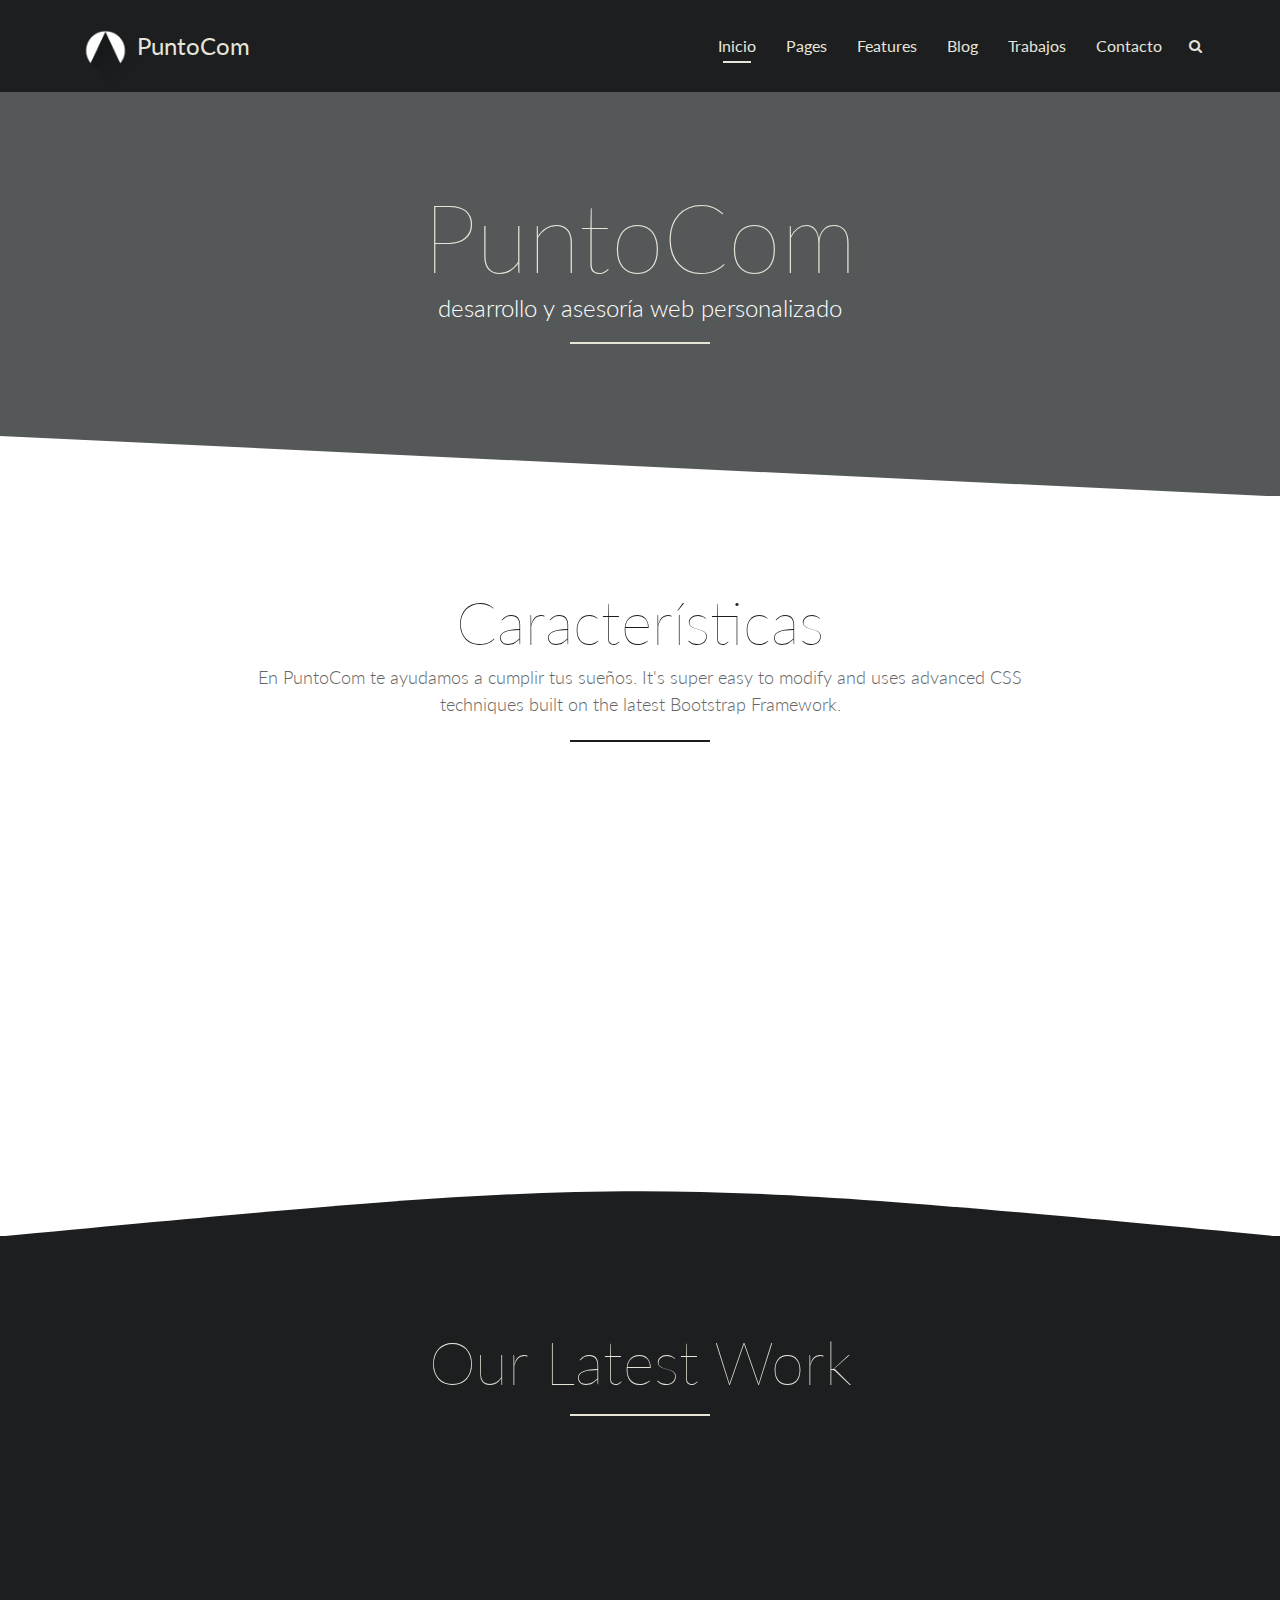
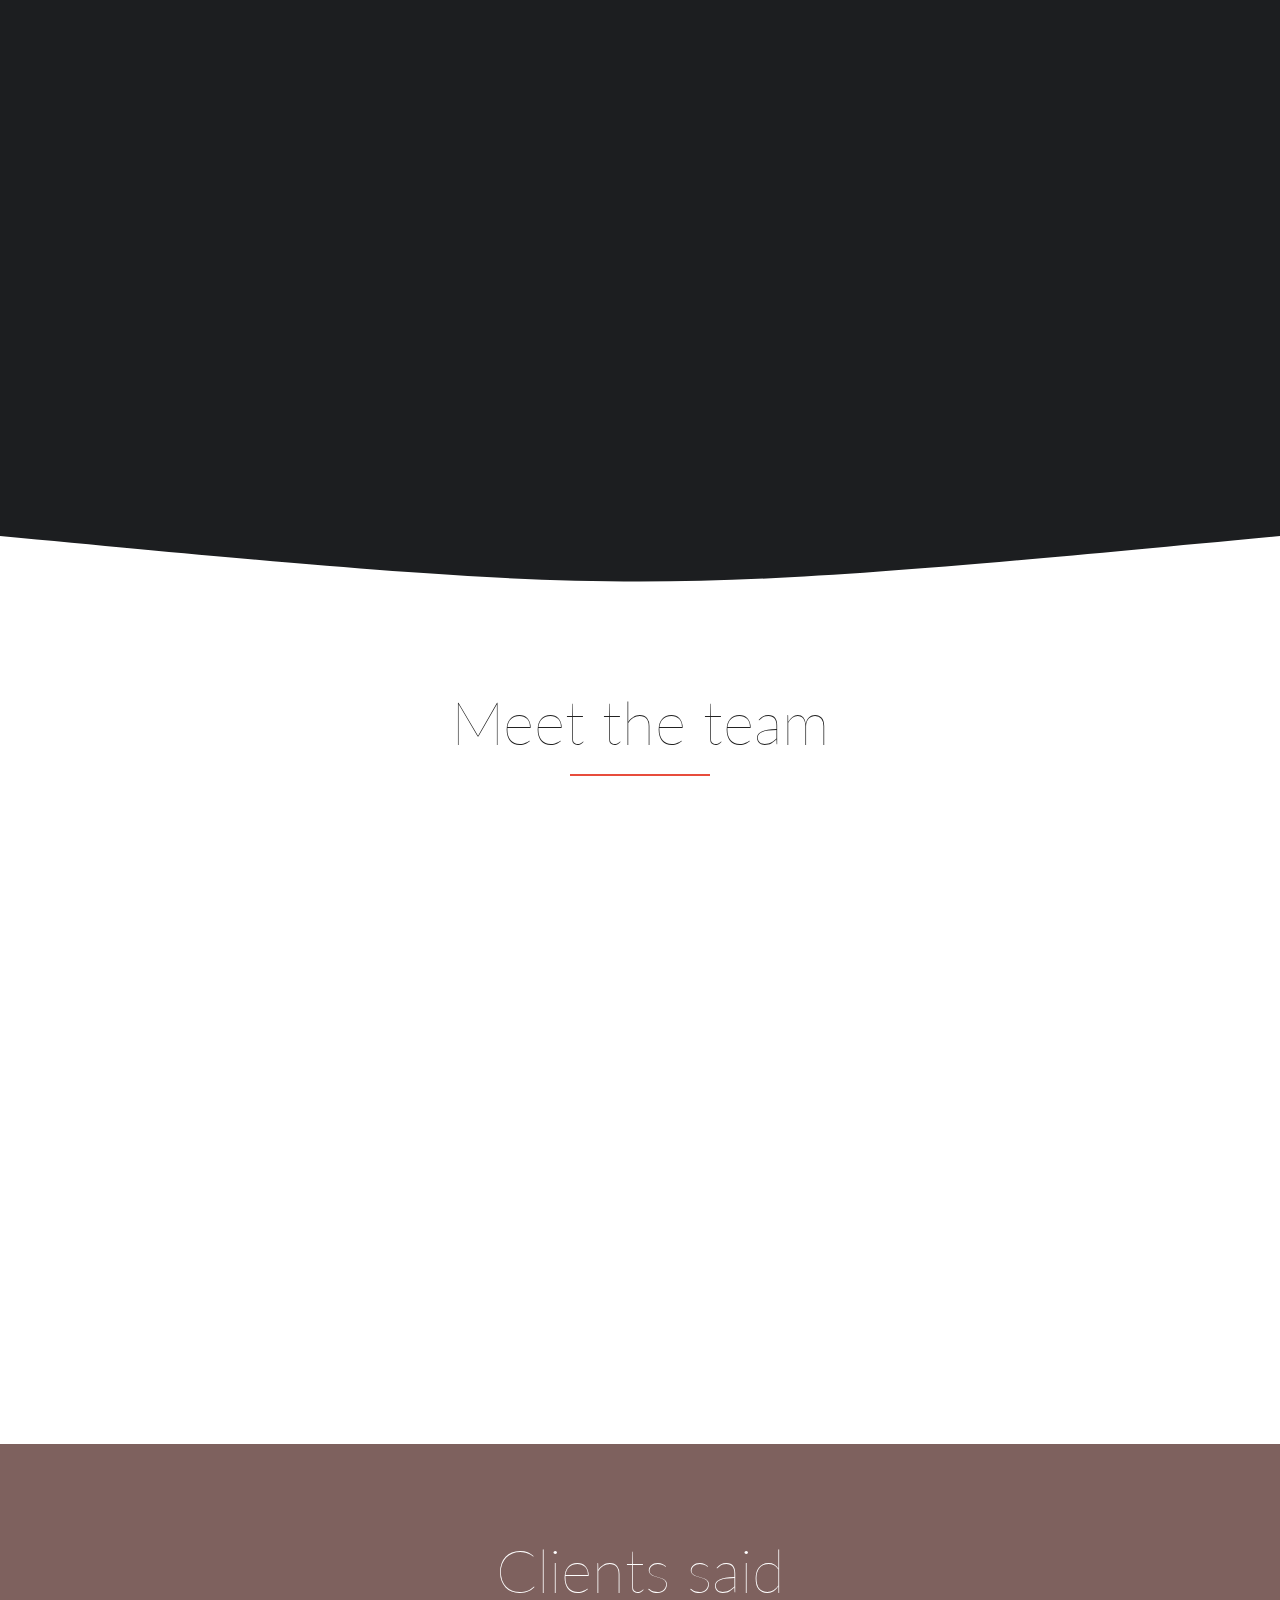
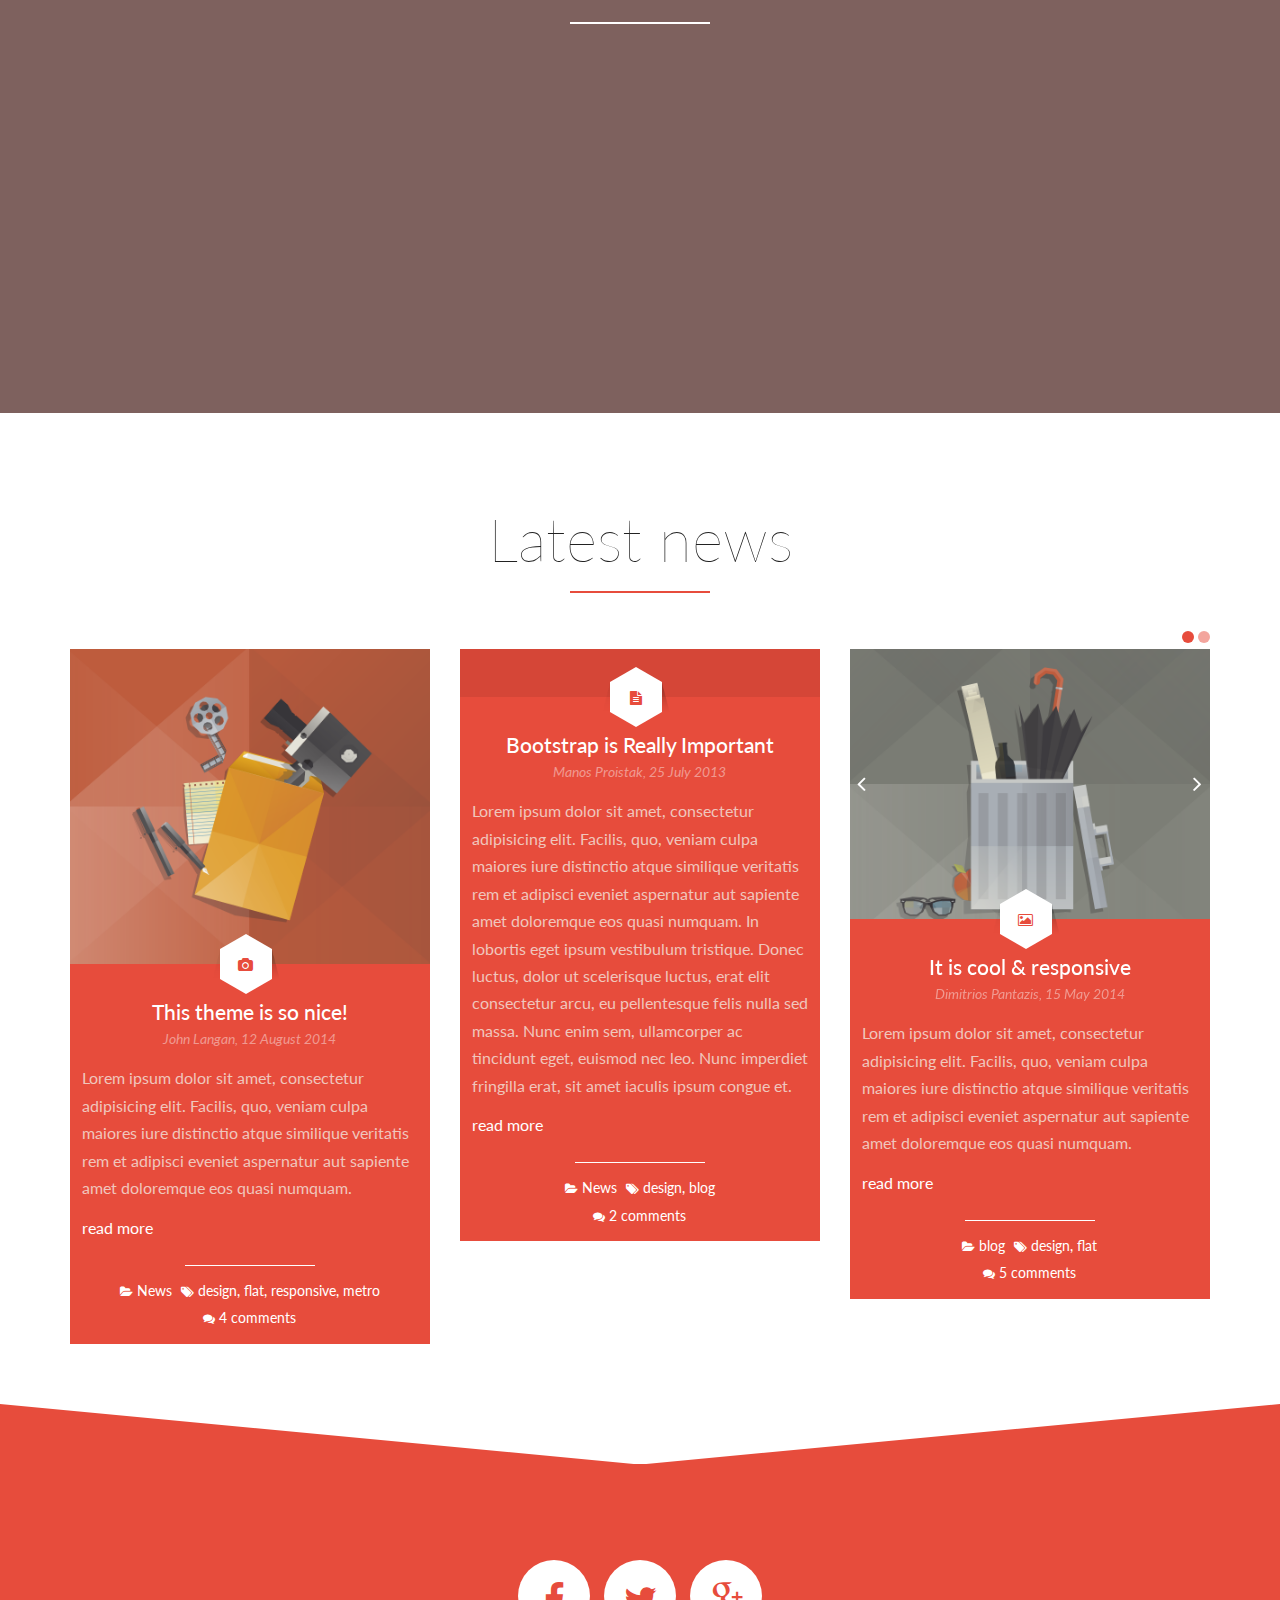
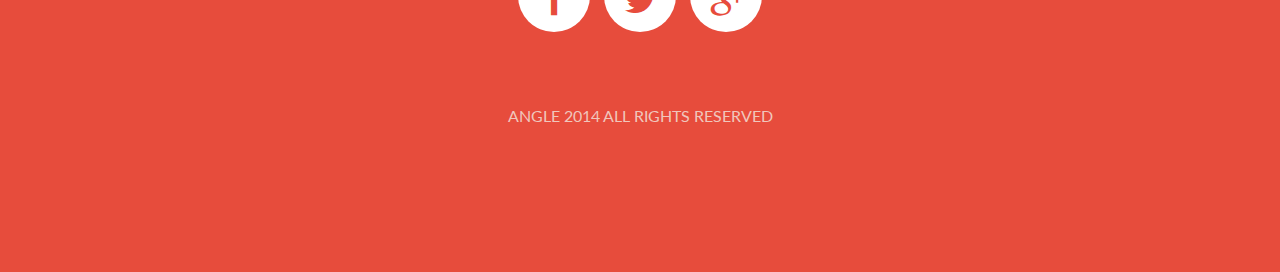
<file: index.html>
<!DOCTYPE html>
<html lang="en">
    <head>
        <meta charset="UTF-8">
        <meta http-equiv="X-UA-Compatible" content="IE=edge">
        <meta name="viewport" content="width=device-width, initial-scale=1">
        <title>PuntoCom</title>
        <link rel="icon" type="image/x-icon" href="assets/images/favicons/favicon.ico" />
        <link rel="icon" type="image/png" href="assets/images/favicons/favicon.png" />
        <!-- For iPhone 4 Retina display: -->
        <link rel="apple-touch-icon-precomposed" sizes="114x114" href="assets/images/favicons/apple-touch-icon-114x114-precomposed.png">
        <!-- For iPad: -->
        <link rel="apple-touch-icon-precomposed" sizes="72x72" href="assets/images/favicons/apple-touch-icon-72x72-precomposed.png">
        <!-- For iPhone: -->
        <link rel="apple-touch-icon-precomposed" href="assets/images/favicons/apple-touch-icon-60x60-precomposed.png">
        <link href='http://fonts.googleapis.com/css?family=Lato:100,300,400,700,900,400italic' rel='stylesheet' type='text/css'>
        <link rel="stylesheet" href="assets/css/bootstrap.min.css">
        <link rel="stylesheet" href="assets/css/theme.min.css">
        <link rel="stylesheet" href="assets/css/color-defaults.min.css">
        <link rel="stylesheet" href="assets/css/swatch-beige-black.min.css">
        <link rel="stylesheet" href="assets/css/swatch-black-beige.min.css">
        <link rel="stylesheet" href="assets/css/swatch-black-white.min.css">
        <link rel="stylesheet" href="assets/css/swatch-black-yellow.min.css">
        <link rel="stylesheet" href="assets/css/swatch-blue-white.min.css">
        <link rel="stylesheet" href="assets/css/swatch-green-white.min.css">
        <link rel="stylesheet" href="assets/css/swatch-red-white.min.css">
        <link rel="stylesheet" href="assets/css/swatch-white-black.min.css">
        <link rel="stylesheet" href="assets/css/swatch-white-blue.min.css">
        <link rel="stylesheet" href="assets/css/swatch-white-green.min.css">
        <link rel="stylesheet" href="assets/css/swatch-white-red.min.css">
        <link rel="stylesheet" href="assets/css/swatch-yellow-black.min.css">
        <link rel="stylesheet" href="assets/css/fonts.min.css" media="screen">
    </head>
    <body>
        <header id="masthead" class="navbar navbar-sticky swatch-black-beige" role="banner">
            <div class="container">
                <div class="navbar-header">
                    <button type="button" class="navbar-toggle collapsed" data-toggle="collapse" data-target=".main-navbar">
                        <span class="icon-bar"></span>
                        <span class="icon-bar"></span>
                        <span class="icon-bar"></span>
                    </button>
                    <a href="../index.html" class="navbar-brand">
                        <img src="assets/images/logo.png" alt="One of the best themes ever">PuntoCom
                    </a>
                </div>
                <nav class="collapse navbar-collapse main-navbar" role="navigation">
                    <div class="sidebar-widget widget_search pull-right">
                        <form>
                            <div class="input-group">
                                <input class="form-control" type="text" placeholder="Search here....">
                                <span class="input-group-btn">
                            <button class="btn" type="submit">
                                <i class="fa fa-search"></i>
                            </button>
                        </span>
                            </div>
                        </form>
                    </div>
                    <ul class="nav navbar-nav navbar-right">
                        <li class="dropdown active">
                            <a href="#" class="dropdown-toggle" data-toggle="dropdown">Inicio</a>
                            <ul class="dropdown-menu">
                                <li><a href="index.html">v1. Classic</a>
                                </li>
                                <li><a href="launch.html">v2. Product Launch</a>
                                </li>
                                <li><a href="about-us-home.html">v3. The team</a>
                                </li>
                                <li><a href="one-page.html">v4. One Page Style</a>
                                </li>
                                <li><a href="flexslider.html">v5. Flexslider</a>
                                </li>
                                <li><a href="revolution-slider.html">v6. Revolution SLider</a>
                                </li>
                            </ul>
                        </li>
                        <li class="dropdown ">
                            <a href="#" class="dropdown-toggle" data-toggle="dropdown">Pages</a>
                            <ul class="dropdown-menu">
                                <li><a href="services-page.html">Servicios</a>
                                </li>
                                <li><a href="services-alt-page.html">More Services</a>
                                </li>
                                <li><a href="single-service.html">Single Service</a>
                                </li>
                                <li><a href="about-us.html">About Us</a>
                                </li>
                                <li><a href="about-me.html">About Me</a>
                                </li>
                                <li><a href="office.html">Our Office</a>
                                </li>
                                <li><a href="faq.html">FAQ</a>
                                </li>
                                <li><a href="404.html">404</a>
                                </li>
                                <li><a href="countdown.html">Coming Soon</a>
                                </li>
                                <li><a href="pricing.html">Pricing</a>
                                </li>
                                <li><a href="sidebar-right.html">Right Sidebar</a>
                                </li>
                                <li><a href="sidebar-left.html">Left Sidebar</a>
                                </li>
                                <li><a href="header-alt.html">Alt Header</a>
                                </li>
                                <li><a href="footer-alt.html">Footer Columns</a>
                                </li>
                            </ul>
                        </li>
                        <li class="dropdown ">
                            <a href="#" class="dropdown-toggle" data-toggle="dropdown">Features</a>
                            <ul class="dropdown-menu">
                                <li><a href="typography.html">Typography</a>
                                </li>
                                <li><a href="elements.html">Elements</a>
                                </li>
                                <li><a href="icons.html">Font Icons</a>
                                </li>
                                <li><a href="custom-icons.html">Custom Icons</a>
                                </li>
                                <li><a href="tables.html">Tables</a>
                                </li>
                                <li><a href="section-decorations.html">Section Decorations</a>
                                </li>
                                <li><a href="background-videos.html">Background Videos</a>
                                </li>
                                <li><a href="background-images.html">Background Images</a>
                                </li>
                                <li><a href="color-swatches.html">Color Swatches</a>
                                </li>
                                <li><a href="scroll-animation.html">Scroll Animations</a>
                                </li>
                                <li><a href="header-options.html">Header Options</a>
                                </li>
                                <li><a href="footer-options.html">Footer Options</a>
                                </li>
                            </ul>
                        </li>
                        <li class="dropdown ">
                            <a href="#" class="dropdown-toggle" data-toggle="dropdown">Blog</a>
                            <ul class="dropdown-menu">
                                <li><a href="blog.html">Normal Blog</a>
                                </li>
                                <li><a href="blog-fullwidth.html">Full Width Blog</a>
                                </li>
                                <li><a href="grid-blog.html">Grid Blog</a>
                                </li>
                                <li><a href="post.html">Single Post</a>
                                </li>
                                <li><a href="blog-styles.html">Blog Styles</a>
                                </li>
                                <li><a href="results.html">Search Results</a>
                                </li>
                                <li><a href="author.html">Author&#x27;s Page</a>
                                </li>
                            </ul>
                        </li>
                        <li class="dropdown ">
                            <a href="#" class="dropdown-toggle" data-toggle="dropdown">Trabajos</a>
                            <ul class="dropdown-menu">
                                <li><a href="portfolio-2col.html">Two Columns</a>
                                </li>
                                <li><a href="portfolio-3col.html">Three Columns</a>
                                </li>
                                <li><a href="portfolio-4col.html">Four Columns</a>
                                </li>
                                <li><a href="portfolio-3col-circles.html">Circled Portfolio</a>
                                </li>
                                <li><a href="portfolio-3col-rect.html">Rectangle Portfolio</a>
                                </li>
                                <li><a href="portfolio-3col-squares.html">Square Portfolio</a>
                                </li>
                                <li role="presentation" class="divider"></li>
                                <li><a href="portfolio-item-big.html">Single Big</a>
                                </li>
                                <li><a href="portfolio-item-big-alt.html">Single Big Alt</a>
                                </li>
                                <li><a href="portfolio-item-small.html">Single Small</a>
                                </li>
                                <li><a href="portfolio-item-video.html">Single Video</a>
                                </li>
                                <li><a href="portfolio-item-gallery.html">Single Gallery</a>
                                </li>
                            </ul>
                        </li>
                        <li class="dropdown ">
                            <a href="#" class="dropdown-toggle" data-toggle="dropdown">Contacto</a>
                            <ul class="dropdown-menu">
                                <li><a href="contact.html">Contact</a>
                                </li>
                                <li><a href="contact-alt.html">Contact Alt</a>
                                </li>
                            </ul>
                        </li>
                    </ul>
                </nav>
            </div>
        </header>
        <div id="content" role="main">
            <section class="section swatch-black-beige">
			<div class="background-media" style="background-image: url('http://picjumbo.com/wp-content/uploads/IMG_3642-1300x866.jpg'); background-repeat: ; background-size: ; background-attachment: ; background-position: ; background-size: cover;" data-start="background-position: 50% 0px"
                data-top-bottom="background-position: 50% -200px">
                </div>
                <div class="background-overlay" style="background-color:rgba(100,102,102,0.8)"></div>
                <div class="container">
                    <header class="section-header underline">
                        <h1 class="headline hyper hairline">PuntoCom</h1>
                        <p class="big"><font color="white">desarrollo y asesoría web personalizado</font></p>
                    </header>
                </div>
            </section>
            <section class="section swatch-white-black has-top">
			
                <div class="decor-top">
                    <svg class="decor" height="100%" preserveaspectratio="none" version="1.1" viewbox="0 0 100 100" width="100%" xmlns="http://www.w3.org/2000/svg">
                        <path d="M0 0 L100 100 L0 100" stroke-width="0"></path>
                    </svg>
                </div>
                <div class="container">
                    <header class="section-header underline">
                        <h1 class="headline super hairline">Características</h1>
                        <p class="">En PuntoCom te ayudamos a cumplir tus sueños. It&#x27;s super easy to modify and uses advanced CSS techniques built on the latest Bootstrap Framework.</p>
                    </header>
                    <div class="row">
                        <ul class="list-unstyled row box-list ">
                            <li class="col-md-3 text-center os-animation" data-os-animation="fadeInUp" data-os-animation-delay=".0s">
                                <div class="box-round">
                                    <div class="box-dummy"></div>
                                    <a class="box-inner " href="single-service.html">
                                        <img class="svg-inject" src="assets/images/design/custom-icons/custom-icon-composer.png" alt="a clock" data-animation="" />
                                    </a>
                                </div>
                                <h3 class="text-center ">
    
        <a href="single-service.html">
    
        Retina ready
    
        </a>
    
</h3>
                                <p class="text-center">Angle is build to look sharp ,cool and awesome on all displays. Images will look sharp and clear.</p>
                            </li>
                            <li class="col-md-3 text-center os-animation" data-os-animation="fadeInUp" data-os-animation-delay=".3s">
                                <div class="box-round">
                                    <div class="box-dummy"></div>
                                    <a class="box-inner " href="single-service.html">
                                        <img class="svg-inject" src="assets/images/design/custom-icons/custom-icon-bag.png" alt="a clock" data-animation="" />
                                    </a>
                                </div>
                                <h3 class="text-center ">
    
        <a href="single-service.html">
    
        Free updates
    
        </a>
    
</h3>
                                <p class="text-center">No need to worry on keeping your theme updated. With Angle you get free updates for life.</p>
                            </li>
                            <li class="col-md-3 text-center os-animation" data-os-animation="fadeInUp" data-os-animation-delay=".6s">
                                <div class="box-round">
                                    <div class="box-dummy"></div>
                                    <a class="box-inner " href="single-service.html">
                                        <img class="svg-inject" src="assets/images/design/custom-icons/custom-icon-iphone-white.png" alt="a clock" data-animation="" />
                                    </a>
                                </div>
                                <h3 class="text-center ">
    
        <a href="single-service.html">
    
        Responsive Design
    
        </a>
    
</h3>
                                <p class="text-center">We have designed this site mobile first so it looks great on mobile devices of all sizes.</p>
                            </li>
                            <li class="col-md-3 text-center os-animation" data-os-animation="fadeInUp" data-os-animation-delay=".9s">
                                <div class="box-round">
                                    <div class="box-dummy"></div>
                                    <a class="box-inner " href="single-service.html">
                                        <img class="svg-inject" src="assets/images/design/custom-icons/custom-icon-clipboard.png" alt="a clock" data-animation="" />
                                    </a>
                                </div>
                                <h3 class="text-center ">
    
        <a href="single-service.html">
    
        100% support
    
        </a>
    
</h3>
                                <p class="text-center">With Angle as with all our themes you will receive our 100% rock solid support.</p>
                            </li>
                        </ul>
                    </div>
                </div>
            </section>
            <section class="section swatch-black-beige has-top">
				
			
                <div class="decor-top">
                      <svg class="decor" height="100%" preserveaspectratio="none" version="1.1" viewbox="0 0 100 100" width="100%" xmlns="http://www.w3.org/2000/svg">
                        <path d="M0 100 C50 0 50 0 100 100 Z" stroke-width="0"></path>
                    </svg>
                </div>
				
                <div class="container">
                    <header class="section-header text-center underline">
                        <h1 class="headline super hairline">Our Latest Work</h1>
                    </header>
                    <div class="text-default os-animation" data-os-animation="fadeInUp" data-os-animation-delay=".0s">
                        <ul class="isotope-filters text-center">
                            <li class="active">
                                <a class="pseudo-border active" data-filter="*" href="#">   all
                </a>
                            </li>
                            <li>
                                <a class="pseudo-border" data-filter=".filter-gallery" href="#">gallery</a>
                            </li>
                            <li>
                                <a class="pseudo-border" data-filter=".filter-image" href="#">image</a>
                            </li>
                            <li>
                                <a class="pseudo-border" data-filter=".filter-video" href="#">video</a>
                            </li>
                        </ul>
                        <div class="portfolio isotope no-transition portfolio-hex portfolio-shadows row">
                            <div class="portfolio-item infinite-item col-md-4 col-sm-4 filter-gallery filter-image">
                                <figure class="portfolio-figure">
                                    <a href="portfolio-item-big.html">
                                        <img width="600" height="518" src="assets/images/design/vector/img-8-600x518.png" class="img-responsive" alt="some image">
                                    </a>
                                    <figcaption>
                                        <h4>
                            <a href="portfolio-item-big.html">
                                Gallery items
                            </a>
                        </h4>
                                        <p>You think water moves fast? You should see ice.</p>
                                        <a class="magnific-gallery more" data-links="
    
        assets/images/design/vector/img-4-1200x600.png ,
    
        assets/images/design/vector/img-3-1200x600.png
    " data-prev-text="Previous" data-next-text="Next">
                                            <i class="fa fa-search-plus"></i>
                                        </a>
                                        <a class="link" href="portfolio-item-big.html">
                                            <i class="fa fa-link"></i>
                                        </a>
                                    </figcaption>
                                </figure>
                            </div>
                            <div class="portfolio-item infinite-item col-md-4 col-sm-4 filter-video">
                                <figure class="portfolio-figure">
                                    <a href="portfolio-item-big.html">
                                        <img width="600" height="518" src="assets/images/design/vector/img-4-600x518.png" class="img-responsive" alt="some image">
                                    </a>
                                    <figcaption>
                                        <h4>
                            <a href="portfolio-item-big.html">
                                Vimeo Item
                            </a>
                        </h4>
                                        <p>You think water moves fast? You should see ice. It moves like it has a mind.</p>
                                        <a class="magnific-vimeo more" href="http://vimeo.com/41336551">
                                            <i class="fa fa-search-plus"></i>
                                        </a>
                                        <a class="link" href="portfolio-item-big.html">
                                            <i class="fa fa-link"></i>
                                        </a>
                                    </figcaption>
                                </figure>
                            </div>
                            <div class="portfolio-item infinite-item col-md-4 col-sm-4 filter-video filter-image">
                                <figure class="portfolio-figure">
                                    <a href="portfolio-item-big.html">
                                        <img width="600" height="518" src="assets/images/design/vector/img-1-600x518.png" class="img-responsive" alt="some image">
                                    </a>
                                    <figcaption>
                                        <h4>
                            <a href="portfolio-item-big.html">
                                Integer sollicibulum
                            </a>
                        </h4>
                                        <p>After the avalanche it took us a week to climb out.</p>
                                        <a class="magnific more" href="assets/images/design/vector/img-1-1200x600.png" title="Quisque porta" data-prev-text="Previous" data-next-text="Next">
                                            <i class="fa fa-search-plus"></i>
                                        </a>
                                        <a class="link" href="portfolio-item-big.html">
                                            <i class="fa fa-link"></i>
                                        </a>
                                    </figcaption>
                                </figure>
                            </div>
                            <div class="portfolio-item infinite-item col-md-4 col-sm-4 filter-video filter-image filter-gallery">
                                <figure class="portfolio-figure">
                                    <a href="portfolio-item-big.html">
                                        <img width="600" height="518" src="assets/images/design/vector/img-5-600x518.png" class="img-responsive" alt="some image">
                                    </a>
                                    <figcaption>
                                        <h4>
                            <a href="portfolio-item-big.html">
                                Quisque porta
                            </a>
                        </h4>
                                        <p>I was living in his world, a world where chaos rules not order.</p>
                                        <a class="magnific more" href="assets/images/design/vector/img-5-1200x600.png" title="Quisque porta" data-prev-text="Previous" data-next-text="Next">
                                            <i class="fa fa-search-plus"></i>
                                        </a>
                                        <a class="link" href="portfolio-item-big.html">
                                            <i class="fa fa-link"></i>
                                        </a>
                                    </figcaption>
                                </figure>
                            </div>
                            <div class="portfolio-item infinite-item col-md-4 col-sm-4 filter-video">
                                <figure class="portfolio-figure">
                                    <a href="portfolio-item-big.html">
                                        <img width="600" height="518" src="assets/images/design/vector/img-2-600x518.png" class="img-responsive" alt="some image">
                                    </a>
                                    <figcaption>
                                        <h4>
                            <a href="portfolio-item-big.html">
                                Youtube video
                            </a>
                        </h4>
                                        <p>You think water moves fast? You should see ice.</p>
                                        <a class="magnific-vimeo more" href="http://www.youtube.com/watch?v=Sv3xVOs7_No">
                                            <i class="fa fa-search-plus"></i>
                                        </a>
                                        <a class="link" href="portfolio-item-big.html">
                                            <i class="fa fa-link"></i>
                                        </a>
                                    </figcaption>
                                </figure>
                            </div>
                            <div class="portfolio-item infinite-item col-md-4 col-sm-4 filter-image filter-gallery">
                                <figure class="portfolio-figure">
                                    <a href="portfolio-item-big.html">
                                        <img width="600" height="518" src="assets/images/design/vector/img-3-600x518.png" class="img-responsive" alt="some image">
                                    </a>
                                    <figcaption>
                                        <h4>
                            <a href="portfolio-item-big.html">
                                Quisque porta
                            </a>
                        </h4>
                                        <p>Lorem ipsum dolor sit amet, consectetur adipisicing elit.</p>
                                        <a class="magnific more" href="assets/images/design/vector/img-3-1200x600.png" title="Quisque porta" data-prev-text="Previous" data-next-text="Next">
                                            <i class="fa fa-search-plus"></i>
                                        </a>
                                        <a class="link" href="portfolio-item-big.html">
                                            <i class="fa fa-link"></i>
                                        </a>
                                    </figcaption>
                                </figure>
                            </div>
                        </div>
                    </div>
                </div>
            </section>
            <section class="section swatch-white-red has-top">
                <div class="decor-top">
                    <svg class="decor" height="100%" preserveaspectratio="none" version="1.1" viewbox="0 0 100 100" width="100%" xmlns="http://www.w3.org/2000/svg">
                        <path d="M0 0 C50 100 50 100 100 0  L100 100 0 100" stroke-width="0"></path>
                    </svg>
                </div>
                <div class="container">
                    <header class="section-header underline">
                        <h1 class="headline super hairline">Meet the team</h1>
                    </header>
                    <div class="row">
                        <ul class="list-unstyled row box-list">
                            <li class="col-md-4 os-animation" data-os-animation="fadeInUp" data-os-animation-delay=".0s">
                                <div class="box-round flat-shadow box-big">
                                    <div class="box-dummy"></div>
                                    <figure class="box-inner ">
                                        <img class="svg-inject" src="assets/images/design/people/man-1-800x800.png" alt="a clock" />
                                        <figcaption class="box-caption">
                                            <h4>Likes</h4>
                                            <p>Coffee and Beer</p>
                                        </figcaption>
                                    </figure>
                                </div>
                                <h3 class="text-center">
    
        <a href="about-me.html">
    
        John Langan
    
        </a>
    
    
        <small class="block">Art Director</small>
    
</h3>
                                <p class="text-center ">Your bones don’t break, mine do. That’s clear. Your cells react to bacteria and viruses differently than mine. You don’t get sick, I do. That’s also clear. But for some reason, you and I react the exact same way to water.
                                    We swallow it too fast, we choke.</p>
                                <ul class="list-inline text-center social-icons social-simple">
                                    <li>
                                        <a href="about-me.html" target="_self">
                                            <i class="fa fa-facebook"></i>
                                        </a>
                                    </li>
                                    <li>
                                        <a href="about-me.html" target="_self">
                                            <i class="fa fa-twitter"></i>
                                        </a>
                                    </li>
                                </ul>
                            </li>
                            <li class="col-md-4 text-center os-animation" data-os-animation="fadeInUp" data-os-animation-delay=".3s">
                                <div class="box-round flat-shadow box-big">
                                    <div class="box-dummy"></div>
                                    <figure class="box-inner ">
                                        <img class="svg-inject" src="assets/images/design/people/woman-1-800x800.png" alt="a clock" />
                                        <figcaption class="box-caption">
                                            <h4>Says</h4>
                                            <p>I like ancient stuff</p>
                                        </figcaption>
                                    </figure>
                                </div>
                                <h3 class="text-center">
    
        <a href="about-me.html">
    
        Kate Ross
    
        </a>
    
    
        <small class="block">Creative Director</small>
    
</h3>
                                <p class="text-center ">Your bones don’t break, mine do. That’s clear. Your cells react to bacteria and viruses differently than mine. You don’t get sick, I do. That’s also clear. But for some reason, you and I react the exact same way to water.
                                    We swallow it too fast, we choke.</p>
                                <ul class="list-inline text-center social-icons social-simple">
                                    <li>
                                        <a href="about-me.html" target="_self">
                                            <i class="fa fa-pinterest"></i>
                                        </a>
                                    </li>
                                    <li>
                                        <a href="about-me.html" target="_self">
                                            <i class="fa fa-instagram"></i>
                                        </a>
                                    </li>
                                </ul>
                            </li>
                            <li class="col-md-4 text-center os-animation" data-os-animation="fadeInUp" data-os-animation-delay=".6s">
                                <div class="box-round flat-shadow box-big">
                                    <div class="box-dummy"></div>
                                    <figure class="box-inner ">
                                        <img class="svg-inject" src="assets/images/design/people/man-2-800x800.png" alt="a clock" />
                                        <figcaption class="box-caption">
                                            <h4>Moto</h4>
                                            <p>Live and let die</p>
                                        </figcaption>
                                    </figure>
                                </div>
                                <h3 class="text-center">
    
        <a href="about-me.html">
    
        Manos Jones
    
        </a>
    
    
        <small class="block">IOS Developer</small>
    
</h3>
                                <p class="text-center ">Your bones don’t break, mine do. That’s clear. Your cells react to bacteria and viruses differently than mine. You don’t get sick, I do. That’s also clear. But for some reason, you and I react the exact same way to water.
                                    We swallow it too fast, we choke.</p>
                                <ul class="list-inline text-center social-icons social-simple">
                                    <li>
                                        <a href="about-me.html" target="_self">
                                            <i class="fa fa-facebook-square"></i>
                                        </a>
                                    </li>
                                    <li>
                                        <a href="about-me.html" target="_self">
                                            <i class="fa fa-dribbble"></i>
                                        </a>
                                    </li>
                                    <li>
                                        <a href="about-me.html" target="_self">
                                            <i class="fa fa-google-plus-square"></i>
                                        </a>
                                    </li>
                                </ul>
                            </li>
                        </ul>
                    </div>
                </div>
            </section>
            <section class="section swatch-red-white has-top">
			<div class="background-media" style="background-image: url('http://41.media.tumblr.com/e187d8549bedeb814be8702a5306e3a3/tumblr_n5gmhsaWh31tbxd4lo1_1280.jpg'); background-repeat: ; background-size: ; background-attachment: ; background-position: ; background-size: cover;" data-start="background-position: 50% 0px"
                data-top-bottom="background-position: 50% -200px">
                </div>
                <div class="background-overlay" style="background-color:rgba(100,102,102,0.8)"></div>
                
                <div class="container">
                    <header class="section-header underline">
                        <h1 class="headline super hairline">Clients said</h1>
                    </header>
                    <div class="row">
                        <div class="col-md-12 os-animation" data-os-animation="fadeInUp" data-os-animation-delay=".1s">
                            <div id="slider-flex1" class="flexslider" data-flex-speed="7000" data-flex-animation="slide" data-flex-directions="hide" data-flex-controls="show" data-flex-controlsalign="center">
                                <ul class="slides">
                                    <li>
                                        <blockquote class="fancy-blockquote">
                                            <div class="row">
                                                <div class="col-md-2">
                                                    <div class="box-round box-huge">
                                                        <div class="box-dummy"></div>
                                                        <div class="box-inner">
                                                            <img width="300" height="300" src="assets/images/design/people/man-1-300x300.png" class="attachment-square-image-small wp-post-image" alt="some alt" draggable="false">
                                                        </div>
                                                    </div>
                                                </div>
                                                <div class="col-md-10">
                                                    <p><font color="white">Nullam vitae sollicitudin eros. Cras varius vehicula velit ac congue quam dictum sed. Duis autem vel eum iriure dolor in hendrerit in vulputate velit esse molestie consequat.Donec sed odio dui. Nulla
                                                        vitae elit libero a pharetra augue. Nullam id dolor id ultricies ut vehicula ut id. Integer posuere erat a venenatis dapibus posuere velit aliquet duis mollis. Pellentesque ornare sem lacinia quam
                                                        venenatis vestibulum.</font></p>
                                                    <small>John Langan
                                    
                                </small>
                                                </div>
                                            </div>
                                        </blockquote>
                                    </li>
                                    <li>
                                        <blockquote class="fancy-blockquote">
                                            <div class="row">
                                                <div class="col-md-2">
                                                    <div class="box-round box-huge">
                                                        <div class="box-dummy"></div>
                                                        <div class="box-inner">
                                                            <img width="300" height="300" src="assets/images/design/people/woman-1-300x300.png" class="attachment-square-image-small wp-post-image" alt="some alt" draggable="false">
                                                        </div>
                                                    </div>
                                                </div>
                                                <div class="col-md-10">
                                                    <p>Nullam vitae sollicitudin eros. Cras varius vehicula velit ac congue quam dictum sed. Duis autem vel eum iriure dolor in hendrerit in vulputate velit esse molestie consequat.Donec sed odio dui. Nulla
                                                        vitae elit libero a pharetra augue. Nullam id dolor id ultricies ut vehicula ut id. Integer posuere erat a venenatis dapibus posuere velit aliquet duis mollis. Pellentesque ornare sem lacinia quam
                                                        venenatis vestibulum.</p>
                                                    <small>Sue Doe
                                    
                                </small>
                                                </div>
                                            </div>
                                        </blockquote>
                                    </li>
                                </ul>
                            </div>
                        </div>
                    </div>
                </div>
            </section>
            <section class="section swatch-white-red">
                <div class="container">
                    <header class="section-header underline text-center">
                        <h1 class="headline super hairline">Latest news</h1>
                    </header>
                    <div class="carousel slide" id="news2">
                        <ol class="carousel-indicators">
                            <li data-slide-to="0" data-target="#news2" class="active"></li>
                            <li data-slide-to="1" data-target="#news2"></li>
                        </ol>
                        <div class="carousel-inner">
                            <div class="item active">
                                <div class="row">
                                    <div class="col-md-4">
                                        <div class="grid-post swatch-red-white">
                                            <article class="post post-showinfo">
                                                <div class="post-media">
                                                    <a class="feature-image magnific hover-animate" href="assets/images/design/vector/img-4-800x700.png" title="Thats a nice image">
                                                        <img alt="some image" src="assets/images/design/vector/img-4-800x700.png">
                                                        <i class="fa fa-search-plus"></i>
                                                    </a>
                                                </div>
                                                <div class="post-head text-center">
                                                    <h3 class="post-title">
                    <a href="post.html">
                        This theme is so nice!
                    </a>
                </h3>
                                                    <small class="post-author">
                    <a href="blog.html">John Langan,</a>
                </small>
                                                    <small class="post-date">
                    <a href="post.html">12 August 2014</a>
                </small>
                                                    <div class="post-icon flat-shadow flat-hex">
                                                        <div class="hex hex-big">
                                                            <i class="fa fa-camera"></i>
                                                        </div>
                                                    </div>
                                                </div>
                                                <div class="post-body">
                                                    <p>
                                                        Lorem ipsum dolor sit amet, consectetur adipisicing elit. Facilis, quo, veniam culpa maiores iure distinctio atque similique veritatis rem et adipisci eveniet aspernatur aut sapiente amet doloremque eos quasi numquam.
                                                    </p>
                                                    <a class="more-link" href="post.html">
                read more
                </a>
                                                </div>
                                                <div class="post-extras">
                                                    <div class="text-center">
                                                        <span class="post-category">
                        <a href="post.html">
                            <i class="fa fa-folder-open"></i>
                                News
                        </a>
                    </span>
                                                        <span class="post-tags">
                        <i class="fa fa-tags"></i>
                        
                            <a href="post.html">
                              design,
                            </a>
                        
                        
                            <a href="post.html">
                              flat,
                            </a>
                        
                        
                            <a href="post.html">
                              responsive,
                            </a>
                        
                        
                            <a href="post.html">
                              metro
                            </a>
                        
                        </span>
                                                    </div>
                                                    <div class="text-center">
                                                        <span class="post-link">
                        <a href="post.html">
                            <i class="fa fa-comments"></i>
                            4 comments
                        </a>
                    </span>
                                                    </div>
                                                </div>
                                            </article>
                                        </div>
                                    </div>
                                    <div class="col-md-4">
                                        <div class="grid-post swatch-red-white">
                                            <article class="post post-showinfo">
                                                <div class="post-media">
                                                </div>
                                                <div class="post-head text-center">
                                                    <h3 class="post-title">
                    <a href="post.html">
                        Bootstrap is Really Important
                    </a>
                </h3>
                                                    <small class="post-author">
                    <a href="blog.html">Manos Proistak,</a>
                </small>
                                                    <small class="post-date">
                    <a href="post.html">25 July 2013</a>
                </small>
                                                    <div class="post-icon flat-shadow flat-hex">
                                                        <div class="hex hex-big">
                                                            <i class="fa fa-file-text"></i>
                                                        </div>
                                                    </div>
                                                </div>
                                                <div class="post-body">
                                                    <p>
                                                        Lorem ipsum dolor sit amet, consectetur adipisicing elit. Facilis, quo, veniam culpa maiores iure distinctio atque similique veritatis rem et adipisci eveniet aspernatur aut sapiente amet doloremque eos quasi numquam. In lobortis eget ipsum vestibulum
                                                        tristique. Donec luctus, dolor ut scelerisque luctus, erat elit consectetur arcu, eu pellentesque felis nulla sed massa. Nunc enim sem, ullamcorper ac tincidunt eget, euismod nec leo. Nunc imperdiet
                                                        fringilla erat, sit amet iaculis ipsum congue et.
                                                    </p>
                                                    <a class="more-link" href="post.html">
                read more
                </a>
                                                </div>
                                                <div class="post-extras">
                                                    <div class="text-center">
                                                        <span class="post-category">
                        <a href="post.html">
                            <i class="fa fa-folder-open"></i>
                                News
                        </a>
                    </span>
                                                        <span class="post-tags">
                        <i class="fa fa-tags"></i>
                        
                            <a href="post.html">
                              design,
                            </a>
                        
                        
                            <a href="post.html">
                              blog
                            </a>
                        
                        
                        
                        </span>
                                                    </div>
                                                    <div class="text-center">
                                                        <span class="post-link">
                        <a href="post.html">
                            <i class="fa fa-comments"></i>
                            2 comments
                        </a>
                    </span>
                                                    </div>
                                                </div>
                                            </article>
                                        </div>
                                    </div>
                                    <div class="col-md-4">
                                        <div class="grid-post swatch-red-white">
                                            <article class="post post-showinfo">
                                                <div class="post-media">
                                                    <div id="slider-flex5" class="flexslider text-left feature-slider" data-flex-speed="7000" data-flex-animation="slide" data-flex-controls="hide" data-flex-directions="show" data-flex-controlsalign="center" data-flex-captionhorizontal="" data-flex-captionvertical=""
                                                    data-flex-controlsposition="" data-flex-directions-type="">
                                                        <ul class="slides">
                                                            <li>
                                                                <img src="assets/images/design/vector/img-5-800x600.png" alt="some image">
                                                            </li>
                                                            <li>
                                                                <img src="assets/images/design/vector/img-3-800x600.png" alt="some image">
                                                            </li>
                                                        </ul>
                                                    </div>
                                                </div>
                                                <div class="post-head text-center">
                                                    <h3 class="post-title">
                    <a href="">
                        It is cool &amp; responsive
                    </a>
                </h3>
                                                    <small class="post-author">
                    <a href="blog.html">Dimitrios Pantazis,</a>
                </small>
                                                    <small class="post-date">
                    <a href="">15 May 2014</a>
                </small>
                                                    <div class="post-icon flat-shadow flat-hex">
                                                        <div class="hex hex-big">
                                                            <i class="fa fa-picture-o"></i>
                                                        </div>
                                                    </div>
                                                </div>
                                                <div class="post-body">
                                                    <p>
                                                        Lorem ipsum dolor sit amet, consectetur adipisicing elit. Facilis, quo, veniam culpa maiores iure distinctio atque similique veritatis rem et adipisci eveniet aspernatur aut sapiente amet doloremque eos quasi numquam.
                                                    </p>
                                                    <a class="more-link" href="">
                read more
                </a>
                                                </div>
                                                <div class="post-extras">
                                                    <div class="text-center">
                                                        <span class="post-category">
                        <a href="">
                            <i class="fa fa-folder-open"></i>
                                blog
                        </a>
                    </span>
                                                        <span class="post-tags">
                        <i class="fa fa-tags"></i>
                        
                            <a href="post.html">
                              design,
                            </a>
                        
                        
                            <a href="post.html">
                              flat
                            </a>
                        
                        
                        
                        </span>
                                                    </div>
                                                    <div class="text-center">
                                                        <span class="post-link">
                        <a href="">
                            <i class="fa fa-comments"></i>
                            5 comments
                        </a>
                    </span>
                                                    </div>
                                                </div>
                                            </article>
                                        </div>
                                    </div>
                                </div>
                            </div>
                            <div class="item">
                                <div class="row">
                                    <div class="col-md-4">
                                        <div class="grid-post swatch-red-white">
                                            <article class="post post-showinfo">
                                                <div class="post-media">
                                                    <a class="feature-image magnific-youtube hover-animate" href="http://www.youtube.com/watch?v=cfOa1a8hYP8" title="Thats a nice image">
                                                        <img alt="some image" src="assets/images/design/vector/img-2-800x600.png">
                                                        <i class="fa fa-play"></i>
                                                    </a>
                                                </div>
                                                <div class="post-head text-center">
                                                    <h3 class="post-title">
                    <a href="post.html">
                        Everybody loves it
                    </a>
                </h3>
                                                    <small class="post-author">
                    <a href="blog.html">Chris Pantazis,</a>
                </small>
                                                    <small class="post-date">
                    <a href="post.html">17 January 2014</a>
                </small>
                                                    <div class="post-icon flat-shadow flat-hex">
                                                        <div class="hex hex-big">
                                                            <i class="fa fa-film"></i>
                                                        </div>
                                                    </div>
                                                </div>
                                                <div class="post-body">
                                                    <p>
                                                        Lorem ipsum dolor sit amet, consectetur adipisicing elit. Facilis, quo, veniam culpa maiores iure distinctio atque similique veritatis rem et adipisci eveniet aspernatur aut sapiente amet doloremque eos quasi numquam.
                                                    </p>
                                                    <a class="more-link" href="post.html">
                read more
                </a>
                                                </div>
                                                <div class="post-extras">
                                                    <div class="text-center">
                                                        <span class="post-category">
                        <a href="post.html">
                            <i class="fa fa-folder-open"></i>
                                News
                        </a>
                    </span>
                                                        <span class="post-tags">
                        <i class="fa fa-tags"></i>
                        
                            <a href="post.html">
                              design,
                            </a>
                        
                        
                            <a href="post.html">
                              flat,
                            </a>
                        
                        
                            <a href="post.html">
                              responsive
                            </a>
                        
                        
                        </span>
                                                    </div>
                                                    <div class="text-center">
                                                        <span class="post-link">
                        <a href="post.html">
                            <i class="fa fa-comments"></i>
                            4 comments
                        </a>
                    </span>
                                                    </div>
                                                </div>
                                            </article>
                                        </div>
                                    </div>
                                    <div class="col-md-4">
                                        <div class="grid-post swatch-red-white">
                                            <article class="post post-showinfo">
                                                <div class="post-media">
                                                </div>
                                                <div class="post-head text-center">
                                                    <h3 class="post-title">
                    <a href="post.html">
                        It is so cheap
                    </a>
                </h3>
                                                    <small class="post-author">
                    <a href="blog.html">Mary Doe,</a>
                </small>
                                                    <small class="post-date">
                    <a href="post.html">30 June 2014</a>
                </small>
                                                    <div class="post-icon flat-shadow flat-hex">
                                                        <div class="hex hex-big">
                                                            <i class="fa fa-quote-left"></i>
                                                        </div>
                                                    </div>
                                                </div>
                                                <div class="post-body">
                                                    <blockquote>
                                                        <p>Cras aliquet felis in magna accumsan, sit amet mattis arcu auctor. Nunc sollicitudin auctor adipiscing. Cum sociis natoque penatibus et magnis dis parturient montes, nascetur ridiculus mus. Etiam
                                                            lacus ante, egestas id pellentesque vel, tempus at justo.</p>
                                                        <small>
                            Chris Pantazis
                            <cite title="Source Title"> Oxygenna magazine</cite>
                        </small>
                                                    </blockquote>
                                                    <a class="more-link" href="post.html">
                read more
                </a>
                                                </div>
                                                <div class="post-extras">
                                                    <div class="text-center">
                                                        <span class="post-category">
                        <a href="post.html">
                            <i class="fa fa-folder-open"></i>
                                Flat
                        </a>
                    </span>
                                                        <span class="post-tags">
                        <i class="fa fa-tags"></i>
                        
                            <a href="post.html">
                              design,
                            </a>
                        
                        
                            <a href="post.html">
                              quotes
                            </a>
                        
                        
                        
                        </span>
                                                    </div>
                                                    <div class="text-center">
                                                        <span class="post-link">
                        <a href="post.html">
                            <i class="fa fa-comments"></i>
                            2 comments
                        </a>
                    </span>
                                                    </div>
                                                </div>
                                            </article>
                                        </div>
                                    </div>
                                    <div class="col-md-4">
                                        <div class="grid-post swatch-red-white">
                                            <article class="post post-showinfo">
                                                <div class="post-media">
                                                    <a class="feature-image magnific-vimeo hover-animate" href="http://vimeo.com/20061744" title="Let&#x27;s talk about it">
                                                        <img alt="some image" src="assets/images/design/vector/img-1-800x600.png">
                                                        <i class="fa fa-play"></i>
                                                    </a>
                                                </div>
                                                <div class="post-head text-center">
                                                    <h3 class="post-title">
                    <a href="post.html">
                        Everybody loves it
                    </a>
                </h3>
                                                    <small class="post-author">
                    <a href="blog.html">Chris Pantazis,</a>
                </small>
                                                    <small class="post-date">
                    <a href="post.html">15 August 2014</a>
                </small>
                                                    <div class="post-icon flat-shadow flat-hex">
                                                        <div class="hex hex-big">
                                                            <i class="fa fa-film"></i>
                                                        </div>
                                                    </div>
                                                </div>
                                                <div class="post-body">
                                                    <p>
                                                        Lorem ipsum dolor sit amet, consectetur adipisicing elit. Facilis, quo, veniam culpa maiores iure distinctio atque similique veritatis rem et adipisci eveniet aspernatur aut sapiente amet doloremque eos quasi numquam.
                                                    </p>
                                                    <a class="more-link" href="post.html">
                read more
                </a>
                                                </div>
                                                <div class="post-extras">
                                                    <div class="text-center">
                                                        <span class="post-category">
                        <a href="post.html">
                            <i class="fa fa-folder-open"></i>
                                Posts
                        </a>
                    </span>
                                                        <span class="post-tags">
                        <i class="fa fa-tags"></i>
                        
                            <a href="post.html">
                              design,
                            </a>
                        
                        
                            <a href="post.html">
                              blog
                            </a>
                        
                        
                        
                        </span>
                                                    </div>
                                                    <div class="text-center">
                                                        <span class="post-link">
                        <a href="post.html">
                            <i class="fa fa-comments"></i>
                            6 comments
                        </a>
                    </span>
                                                    </div>
                                                </div>
                                            </article>
                                        </div>
                                    </div>
                                </div>
                            </div>
                        </div>
                    </div>
                </div>
            </section>
            <footer id="footer" role="contentinfo">
                <section class="section swatch-red-white has-top">
                    <div class="decor-top">
                        <svg class="decor" height="100%" preserveaspectratio="none" version="1.1" viewbox="0 0 100 100" width="100%" xmlns="http://www.w3.org/2000/svg">
                            <path d="M0 0 L50 100 L100 0 L100 100 L0 100" stroke-width="0"></path>
                        </svg>
                    </div>
                    <div class="container">
                        <div class="row">
                            <div class="col-md-12 text-center">
                                <div id="swatch_social-2" class="sidebar-widget  widget_swatch_social">
                                    <ul class="unstyled inline small-screen-center social-icons social-background social-big">
                                        <li>
                                            <a target="_blank" href="http://www.oxygenna.com">
                                                <i class="fa fa-facebook"></i>
                                            </a>
                                        </li>
                                        <li>
                                            <a target="_blank" href="http://www.oxygenna.com">
                                                <i class="fa fa-twitter"></i>
                                            </a>
                                        </li>
                                        <li>
                                            <a target="_blank" href="http://www.oxygenna.com">
                                                <i class="fa fa-google-plus"></i>
                                            </a>
                                        </li>
                                    </ul>
                                </div>
                                <div id="text-4" class="sidebar-widget widget_text">
                                    <div class="textwidget">ANGLE 2014 ALL RIGHTS RESERVED
                                    </div>
                                </div>
                            </div>
                        </div>
                    </div>
                </section>
            </footer>
        </div>
        <a class="go-top hex-alt" href="javascript:void(0)">
            <i class="fa fa-angle-up"></i>
        </a>
        <script src="assets/js/packages.min.js"></script>
        <script src="assets/js/theme.min.js"></script>
    </body>
</html>
</file>
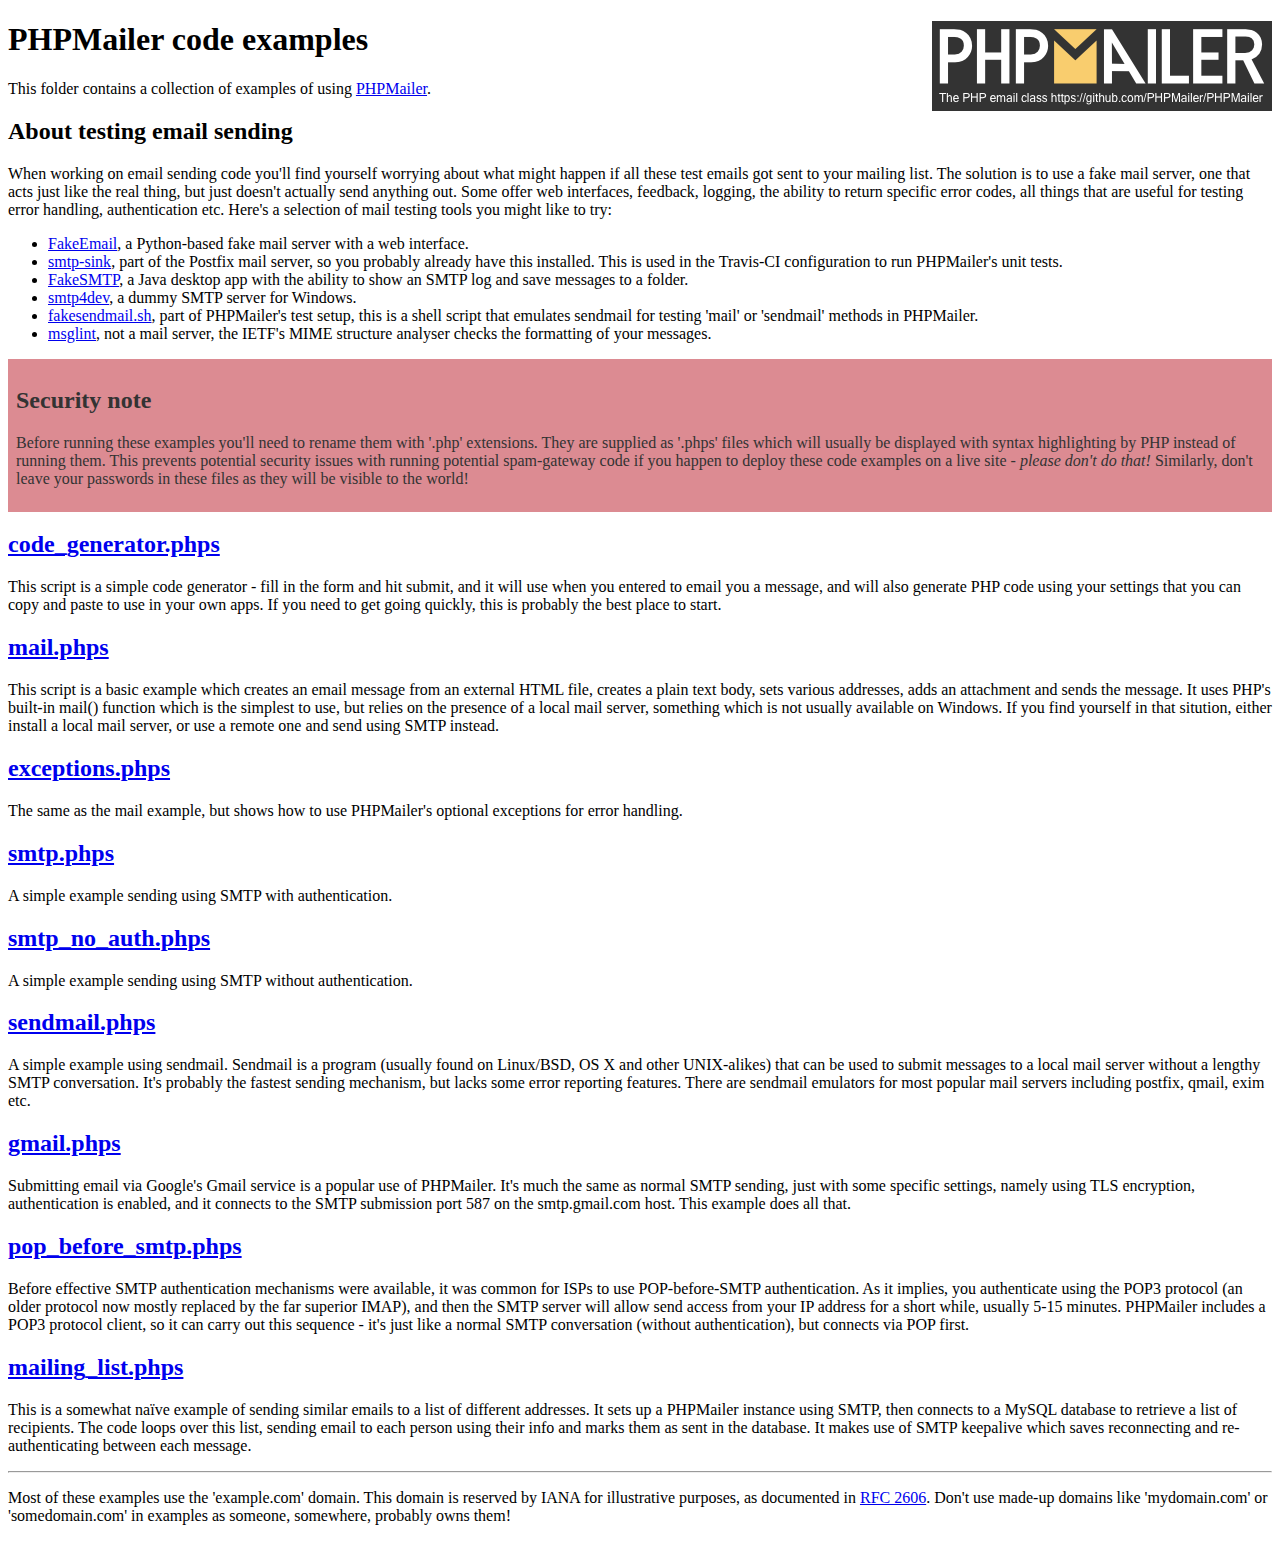
<file: vendor/phpmailer/phpmailer/examples/index.html>
<!DOCTYPE html>
<html>
<head>
	<meta charset="UTF-8">
	<title>PHPMailer Examples</title>
</head>
<body>
<h1>PHPMailer code examples<a href="https://github.com/PHPMailer/PHPMailer"><img src="images/phpmailer.png" style="float:right; border:0;" alt="PHPMailer logo"></a></h1>
<p>This folder contains a collection of examples of using <a href="https://github.com/PHPMailer/PHPMailer">PHPMailer</a>.</p>
<h2>About testing email sending</h2>
<p>When working on email sending code you'll find yourself worrying about what might happen if all these test emails got sent to your mailing list. The solution is to use a fake mail server, one that acts just like the real thing, but just doesn't actually send anything out. Some offer web interfaces, feedback, logging, the ability to return specific error codes, all things that are useful for testing error handling, authentication etc. Here's a selection of mail testing tools you might like to try:</p>
<ul>
  <li><a href="https://github.com/isotoma/FakeEmail">FakeEmail</a>, a Python-based fake mail server with a web interface.</li>
  <li><a href="http://www.postfix.org/smtp-sink.1.html">smtp-sink</a>, part of the Postfix mail server, so you probably already have this installed. This is used in the Travis-CI configuration to run PHPMailer's unit tests.</li>
  <li><a href="https://github.com/Nilhcem/FakeSMTP">FakeSMTP</a>, a Java desktop app with the ability to show an SMTP log and save messages to a folder.</li>
  <li><a href="http://smtp4dev.codeplex.com">smtp4dev</a>, a dummy SMTP server for Windows.</li>
  <li><a href="https://github.com/PHPMailer/PHPMailer/blob/master/test/fakesendmail.sh">fakesendmail.sh</a>, part of PHPMailer's test setup, this is a shell script that emulates sendmail for testing 'mail' or 'sendmail' methods in PHPMailer.</li>
  <li><a href="http://tools.ietf.org/tools/msglint/">msglint</a>, not a mail server, the IETF's MIME structure analyser checks the formatting of your messages.</li>
</ul>
<div style="padding: 8px; color: #333333; background-color: #dc8b92">
<h2>Security note</h2>
<p>Before running these examples you'll need to rename them with '.php' extensions. They are supplied as '.phps' files which will usually be displayed with syntax highlighting by PHP instead of running them. This prevents potential security issues with running potential spam-gateway code if you happen to deploy these code examples on a live site - <em>please don't do that!</em> Similarly, don't leave your passwords in these files as they will be visible to the world!</p>
</div>
<h2><a href="code_generator.phps">code_generator.phps</a></h2>
<p>This script is a simple code generator - fill in the form and hit submit, and it will use when you entered to email you a message, and will also generate PHP code using your settings that you can copy and paste to use in your own apps. If you need to get going quickly, this is probably the best place to start.</p>
<h2><a href="mail.phps">mail.phps</a></h2>
<p>This script is a basic example which creates an email message from an external HTML file, creates a plain text body, sets various addresses, adds an attachment and sends the message. It uses PHP's built-in mail() function which is the simplest to use, but relies on the presence of a local mail server, something which is not usually available on Windows. If you find yourself in that sitution, either install a local mail server, or use a remote one and send using SMTP instead.</p>
<h2><a href="exceptions.phps">exceptions.phps</a></h2>
<p>The same as the mail example, but shows how to use PHPMailer's optional exceptions for error handling.</p>
<h2><a href="smtp.phps">smtp.phps</a></h2>
<p>A simple example sending using SMTP with authentication.</p>
<h2><a href="smtp_no_auth.phps">smtp_no_auth.phps</a></h2>
<p>A simple example sending using SMTP without authentication.</p>
<h2><a href="sendmail.phps">sendmail.phps</a></h2>
<p>A simple example using sendmail. Sendmail is a program (usually found on Linux/BSD, OS X and other UNIX-alikes) that can be used to submit messages to a local mail server without a lengthy SMTP conversation. It's probably the fastest sending mechanism, but lacks some error reporting features. There are sendmail emulators for most popular mail servers including postfix, qmail, exim etc.</p>
<h2><a href="gmail.phps">gmail.phps</a></h2>
<p>Submitting email via Google's Gmail service is a popular use of PHPMailer. It's much the same as normal SMTP sending, just with some specific settings, namely using TLS encryption, authentication is enabled, and it connects to the SMTP submission port 587 on the smtp.gmail.com host. This example does all that.</p>
<h2><a href="pop_before_smtp.phps">pop_before_smtp.phps</a></h2>
<p>Before effective SMTP authentication mechanisms were available, it was common for ISPs to use POP-before-SMTP authentication. As it implies, you authenticate using the POP3 protocol (an older protocol now mostly replaced by the far superior IMAP), and then the SMTP server will allow send access from your IP address for a short while, usually 5-15 minutes. PHPMailer includes a POP3 protocol client, so it can carry out this sequence - it's just like a normal SMTP conversation (without authentication), but connects via POP first.</p>
<h2><a href="mailing_list.phps">mailing_list.phps</a></h2>
<p>This is a somewhat naïve example of sending similar emails to a list of different addresses. It sets up a PHPMailer instance using SMTP, then connects to a MySQL database to retrieve a list of recipients. The code loops over this list, sending email to each person using their info and marks them as sent in the database. It makes use of SMTP keepalive which saves reconnecting and re-authenticating between each message.</p>
<hr>
<p>Most of these examples use the 'example.com' domain. This domain is reserved by IANA for illustrative purposes, as documented in <a href="http://tools.ietf.org/html/rfc2606">RFC 2606</a>. Don't use made-up domains like 'mydomain.com' or 'somedomain.com' in examples as someone, somewhere, probably owns them!</p>
</body>
</html>
</file>
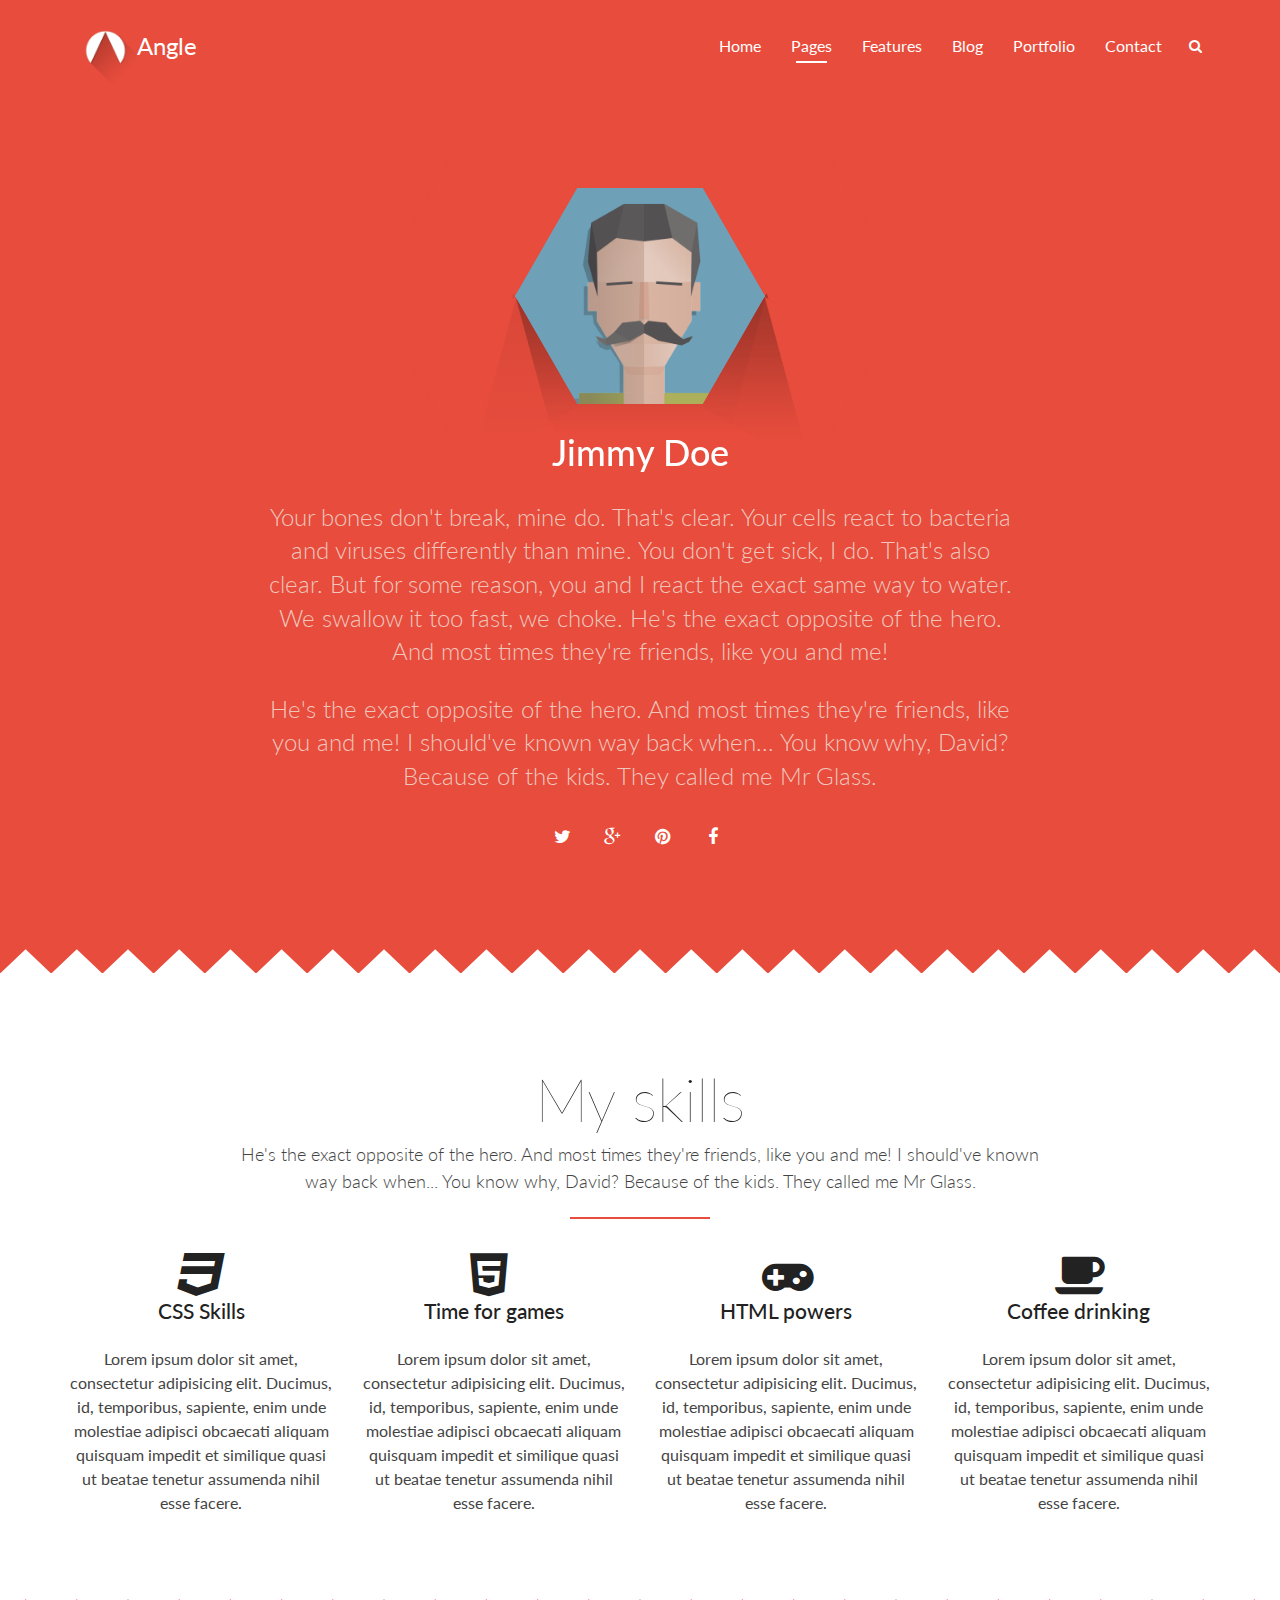
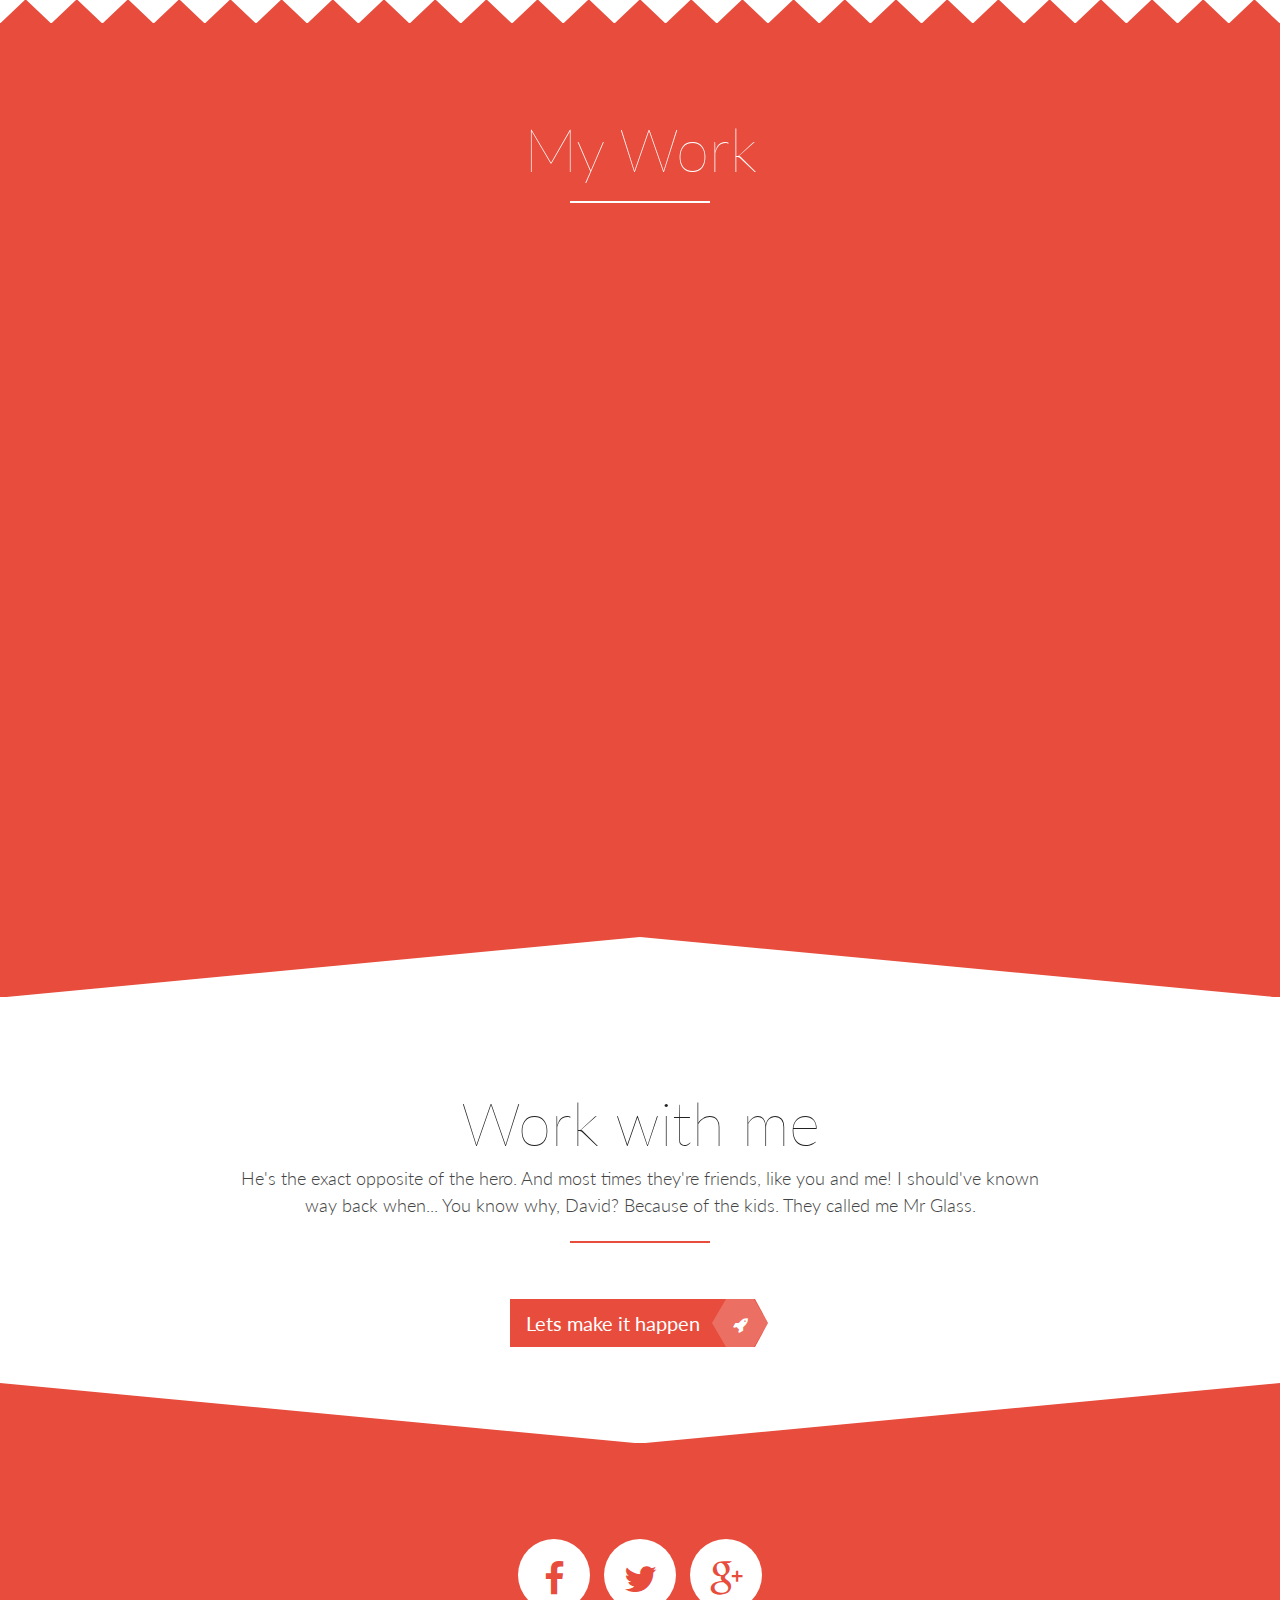
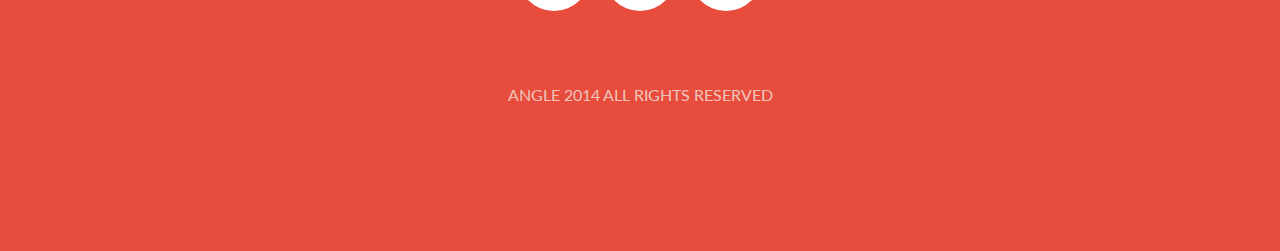
<file: about-me.html>
<!DOCTYPE html>
<html lang="en">
    <head>
        <meta charset="UTF-8">
        <meta http-equiv="X-UA-Compatible" content="IE=edge">
        <meta name="viewport" content="width=device-width, initial-scale=1">
        <title>About Me | Angle HTML</title>
        <link rel="icon" type="image/x-icon" href="assets/images/favicons/favicon.ico" />
        <link rel="icon" type="image/png" href="assets/images/favicons/favicon.png" />
        <!-- For iPhone 4 Retina display: -->
        <link rel="apple-touch-icon-precomposed" sizes="114x114" href="assets/images/favicons/apple-touch-icon-114x114-precomposed.png">
        <!-- For iPad: -->
        <link rel="apple-touch-icon-precomposed" sizes="72x72" href="assets/images/favicons/apple-touch-icon-72x72-precomposed.png">
        <!-- For iPhone: -->
        <link rel="apple-touch-icon-precomposed" href="assets/images/favicons/apple-touch-icon-60x60-precomposed.png">
        <link href='http://fonts.googleapis.com/css?family=Lato:100,300,400,700,900,400italic' rel='stylesheet' type='text/css'>
        <link rel="stylesheet" href="assets/css/bootstrap.min.css">
        <link rel="stylesheet" href="assets/css/theme.min.css">
        <link rel="stylesheet" href="assets/css/color-defaults.min.css">
        <link rel="stylesheet" href="assets/css/swatch-beige-black.min.css">
        <link rel="stylesheet" href="assets/css/swatch-black-beige.min.css">
        <link rel="stylesheet" href="assets/css/swatch-black-white.min.css">
        <link rel="stylesheet" href="assets/css/swatch-black-yellow.min.css">
        <link rel="stylesheet" href="assets/css/swatch-blue-white.min.css">
        <link rel="stylesheet" href="assets/css/swatch-green-white.min.css">
        <link rel="stylesheet" href="assets/css/swatch-red-white.min.css">
        <link rel="stylesheet" href="assets/css/swatch-white-black.min.css">
        <link rel="stylesheet" href="assets/css/swatch-white-blue.min.css">
        <link rel="stylesheet" href="assets/css/swatch-white-green.min.css">
        <link rel="stylesheet" href="assets/css/swatch-white-red.min.css">
        <link rel="stylesheet" href="assets/css/swatch-yellow-black.min.css">
        <link rel="stylesheet" href="assets/css/fonts.min.css" media="screen">
    </head>
    <body>
        <header id="masthead" class="navbar navbar-sticky swatch-red-white" role="banner">
            <div class="container">
                <div class="navbar-header">
                    <button type="button" class="navbar-toggle collapsed" data-toggle="collapse" data-target=".main-navbar">
                        <span class="icon-bar"></span>
                        <span class="icon-bar"></span>
                        <span class="icon-bar"></span>
                    </button>
                    <a href="../index.html" class="navbar-brand">
                        <img src="assets/images/logo.png" alt="One of the best themes ever">Angle
                    </a>
                </div>
                <nav class="collapse navbar-collapse main-navbar" role="navigation">
                    <div class="sidebar-widget widget_search pull-right">
                        <form>
                            <div class="input-group">
                                <input class="form-control" type="text" placeholder="Search here....">
                                <span class="input-group-btn">
                            <button class="btn" type="submit">
                                <i class="fa fa-search"></i>
                            </button>
                        </span>
                            </div>
                        </form>
                    </div>
                    <ul class="nav navbar-nav navbar-right">
                        <li class="dropdown ">
                            <a href="#" class="dropdown-toggle" data-toggle="dropdown">Home</a>
                            <ul class="dropdown-menu">
                                <li><a href="index.html">v1. Classic</a>
                                </li>
                                <li><a href="launch.html">v2. Product Launch</a>
                                </li>
                                <li><a href="about-us-home.html">v3. The team</a>
                                </li>
                                <li><a href="one-page.html">v4. One Page Style</a>
                                </li>
                                <li><a href="flexslider.html">v5. Flexslider</a>
                                </li>
                                <li><a href="revolution-slider.html">v6. Revolution SLider</a>
                                </li>
                            </ul>
                        </li>
                        <li class="dropdown active">
                            <a href="#" class="dropdown-toggle" data-toggle="dropdown">Pages</a>
                            <ul class="dropdown-menu">
                                <li><a href="services-page.html">Services</a>
                                </li>
                                <li><a href="services-alt-page.html">More Services</a>
                                </li>
                                <li><a href="single-service.html">Single Service</a>
                                </li>
                                <li><a href="about-us.html">About Us</a>
                                </li>
                                <li><a href="about-me.html">About Me</a>
                                </li>
                                <li><a href="office.html">Our Office</a>
                                </li>
                                <li><a href="faq.html">FAQ</a>
                                </li>
                                <li><a href="404.html">404</a>
                                </li>
                                <li><a href="countdown.html">Coming Soon</a>
                                </li>
                                <li><a href="pricing.html">Pricing</a>
                                </li>
                                <li><a href="sidebar-right.html">Right Sidebar</a>
                                </li>
                                <li><a href="sidebar-left.html">Left Sidebar</a>
                                </li>
                                <li><a href="header-alt.html">Alt Header</a>
                                </li>
                                <li><a href="footer-alt.html">Footer Columns</a>
                                </li>
                            </ul>
                        </li>
                        <li class="dropdown ">
                            <a href="#" class="dropdown-toggle" data-toggle="dropdown">Features</a>
                            <ul class="dropdown-menu">
                                <li><a href="typography.html">Typography</a>
                                </li>
                                <li><a href="elements.html">Elements</a>
                                </li>
                                <li><a href="icons.html">Font Icons</a>
                                </li>
                                <li><a href="custom-icons.html">Custom Icons</a>
                                </li>
                                <li><a href="tables.html">Tables</a>
                                </li>
                                <li><a href="section-decorations.html">Section Decorations</a>
                                </li>
                                <li><a href="background-videos.html">Background Videos</a>
                                </li>
                                <li><a href="background-images.html">Background Images</a>
                                </li>
                                <li><a href="color-swatches.html">Color Swatches</a>
                                </li>
                                <li><a href="scroll-animation.html">Scroll Animations</a>
                                </li>
                                <li><a href="header-options.html">Header Options</a>
                                </li>
                                <li><a href="footer-options.html">Footer Options</a>
                                </li>
                            </ul>
                        </li>
                        <li class="dropdown ">
                            <a href="#" class="dropdown-toggle" data-toggle="dropdown">Blog</a>
                            <ul class="dropdown-menu">
                                <li><a href="blog.html">Normal Blog</a>
                                </li>
                                <li><a href="blog-fullwidth.html">Full Width Blog</a>
                                </li>
                                <li><a href="grid-blog.html">Grid Blog</a>
                                </li>
                                <li><a href="post.html">Single Post</a>
                                </li>
                                <li><a href="blog-styles.html">Blog Styles</a>
                                </li>
                                <li><a href="results.html">Search Results</a>
                                </li>
                                <li><a href="author.html">Author&#x27;s Page</a>
                                </li>
                            </ul>
                        </li>
                        <li class="dropdown ">
                            <a href="#" class="dropdown-toggle" data-toggle="dropdown">Portfolio</a>
                            <ul class="dropdown-menu">
                                <li><a href="portfolio-2col.html">Two Columns</a>
                                </li>
                                <li><a href="portfolio-3col.html">Three Columns</a>
                                </li>
                                <li><a href="portfolio-4col.html">Four Columns</a>
                                </li>
                                <li><a href="portfolio-3col-circles.html">Circled Portfolio</a>
                                </li>
                                <li><a href="portfolio-3col-rect.html">Rectangle Portfolio</a>
                                </li>
                                <li><a href="portfolio-3col-squares.html">Square Portfolio</a>
                                </li>
                                <li role="presentation" class="divider"></li>
                                <li><a href="portfolio-item-big.html">Single Big</a>
                                </li>
                                <li><a href="portfolio-item-big-alt.html">Single Big Alt</a>
                                </li>
                                <li><a href="portfolio-item-small.html">Single Small</a>
                                </li>
                                <li><a href="portfolio-item-video.html">Single Video</a>
                                </li>
                                <li><a href="portfolio-item-gallery.html">Single Gallery</a>
                                </li>
                            </ul>
                        </li>
                        <li class="dropdown ">
                            <a href="#" class="dropdown-toggle" data-toggle="dropdown">Contact</a>
                            <ul class="dropdown-menu">
                                <li><a href="contact.html">Contact</a>
                                </li>
                                <li><a href="contact-alt.html">Contact Alt</a>
                                </li>
                            </ul>
                        </li>
                    </ul>
                </nav>
            </div>
        </header>
        <div id="content" role="main">
            <section class="section swatch-red-white text-center">
                <div class="container">
                    <div class="row">
                        <div class="col-md-8 col-md-offset-2">
                            <div class="box-round box-huge box-hex flat-shadow">
                                <div class="box-dummy"></div>
                                <figure class="box-inner">
                                    <img alt="some image" src="assets/images/design/people/man-1-300x259.png">
                                </figure>
                                <div class="hex-right"></div>
                                <div class="hex-left"></div>
                            </div>
                            <h1>
              Jimmy Doe
            </h1>
                            <p class="lead">
                                Your bones don't break, mine do. That's clear. Your cells react to bacteria and viruses differently than mine. You don't get sick, I do. That's also clear. But for some reason, you and I react the exact same way to water. We swallow it too fast, we choke.
                                He's the exact opposite of the hero. And most times they're friends, like you and me!
                            </p>
                            <p class="lead">
                                He's the exact opposite of the hero. And most times they're friends, like you and me! I should've known way back when... You know why, David? Because of the kids. They called me Mr Glass.
                            </p>
                            <ul class="list-inline text-center social-icons social-simple">
                                <li>
                                    <a href="#">
                                        <i class="fa fa-twitter"></i>
                                    </a>
                                </li>
                                <li>
                                    <a href="#">
                                        <i class="fa fa-google-plus"></i>
                                    </a>
                                </li>
                                <li>
                                    <a href="#">
                                        <i class="fa fa-pinterest"></i>
                                    </a>
                                </li>
                                <li>
                                    <a href="#">
                                        <i class="fa fa-facebook"></i>
                                    </a>
                                </li>
                            </ul>
                        </div>
                    </div>
                </div>
            </section>
            <section class="section swatch-white-red has-top">
                <div class="decor-top">
                    <svg class="decor hidden-xs hidden-sm" height="100%" preserveaspectratio="none" version="1.1" viewbox="0 0 100 100" width="100%" xmlns="http://www.w3.org/2000/svg">
                        <path d="M0 100 L2 60 L4 100 L6 60 L8 100 L10 60 L12 100 L14 60 L16 100 L18 60 L20 100 L22 60 L24 100 L26 60 L28 100 L30 60 L32 100 L34 60 L36 100 L38 60 L40 100 L42 60 L44 100 L46 60 L48 100 L50 60 L52 100 L54 60 L56 100 L58 60 L60 100 L62 60 L64 100 L66 60 L68 100 L70 60 L72 100 L74 60 L76 100 L78 60 L80 100 L82 60 L84 100 L86 60 L88 100 L90 60 L92 100 L94 60 L96 100 L98 60 L100 100 Z"
                        stroke-width="0"></path>
                    </svg>
                    <svg class="decor visible-xs visible-sm" height="100%" preserveaspectratio="none" version="1.1" viewbox="0 0 100 100" width="100%" xmlns="http://www.w3.org/2000/svg">
                        <path d="M0 100 L5 60 L10 100 L5 60 L10 100 L15 60 L20 100 L25 60 L30 100 L35 60 L40 100 L45 60 L50 100 L55 60 L60 100 L65 60 L70 100 L75 60 L80 100 L85 60 L90 100 L95 60 L100 100"></path>
                    </svg>
                </div>
                <div class="container">
                    <header class="section-header underline">
                        <h1 class="headline super hairline">My skills</h1>
                        <p class="">He&#x27;s the exact opposite of the hero. And most times they&#x27;re friends, like you and me! I should&#x27;ve known way back when... You know why, David? Because of the kids. They called me Mr Glass.</p>
                    </header>
                    <div class="row">
                        <div class="col-md-3  text-center">
                            <div class="chart easyPieChart" data-track-color="#e2d9d8" data-bar-color="#dd3333" data-line-width="20" data-percent="92" data-size="200">
                                <span>92</span>
                                <i class="fa fa-css3"></i>
                            </div>
                            <h3 class="margin-top">
                    CSS Skills
            </h3>
                            <p>
                                Lorem ipsum dolor sit amet, consectetur adipisicing elit. Ducimus, id, temporibus, sapiente, enim unde molestiae adipisci obcaecati aliquam quisquam impedit et similique quasi ut beatae tenetur assumenda nihil esse facere.
                            </p>
                        </div>
                        <div class="col-md-3  text-center">
                            <div class="chart easyPieChart" data-track-color="#e2d9d8" data-bar-color="#dd3333" data-line-width="20" data-percent="70" data-size="200">
                                <span>70</span>
                                <i class="fa fa-html5"></i>
                            </div>
                            <h3 class="margin-top">
                    Time for games
            </h3>
                            <p>
                                Lorem ipsum dolor sit amet, consectetur adipisicing elit. Ducimus, id, temporibus, sapiente, enim unde molestiae adipisci obcaecati aliquam quisquam impedit et similique quasi ut beatae tenetur assumenda nihil esse facere.
                            </p>
                        </div>
                        <div class="col-md-3  text-center">
                            <div class="chart easyPieChart" data-track-color="#e2d9d8" data-bar-color="#dd3333" data-line-width="20" data-percent="10" data-size="200">
                                <span>10</span>
                                <i class="fa fa-gamepad"></i>
                            </div>
                            <h3 class="margin-top">
                    HTML powers
            </h3>
                            <p>
                                Lorem ipsum dolor sit amet, consectetur adipisicing elit. Ducimus, id, temporibus, sapiente, enim unde molestiae adipisci obcaecati aliquam quisquam impedit et similique quasi ut beatae tenetur assumenda nihil esse facere.
                            </p>
                        </div>
                        <div class="col-md-3  text-center">
                            <div class="chart easyPieChart" data-track-color="#e2d9d8" data-bar-color="#dd3333" data-line-width="20" data-percent="50" data-size="200">
                                <span>50</span>
                                <i class="fa fa-coffee"></i>
                            </div>
                            <h3 class="margin-top">
                    Coffee drinking
            </h3>
                            <p>
                                Lorem ipsum dolor sit amet, consectetur adipisicing elit. Ducimus, id, temporibus, sapiente, enim unde molestiae adipisci obcaecati aliquam quisquam impedit et similique quasi ut beatae tenetur assumenda nihil esse facere.
                            </p>
                        </div>
                    </div>
                </div>
            </section>
            <section class="section swatch-red-white has-top">
                <div class="decor-top">
                    <svg class="decor hidden-xs hidden-sm" height="100%" preserveaspectratio="none" version="1.1" viewbox="0 0 100 100" width="100%" xmlns="http://www.w3.org/2000/svg">
                        <path d="M0 100 L2 60 L4 100 L6 60 L8 100 L10 60 L12 100 L14 60 L16 100 L18 60 L20 100 L22 60 L24 100 L26 60 L28 100 L30 60 L32 100 L34 60 L36 100 L38 60 L40 100 L42 60 L44 100 L46 60 L48 100 L50 60 L52 100 L54 60 L56 100 L58 60 L60 100 L62 60 L64 100 L66 60 L68 100 L70 60 L72 100 L74 60 L76 100 L78 60 L80 100 L82 60 L84 100 L86 60 L88 100 L90 60 L92 100 L94 60 L96 100 L98 60 L100 100 Z"
                        stroke-width="0"></path>
                    </svg>
                    <svg class="decor visible-xs visible-sm" height="100%" preserveaspectratio="none" version="1.1" viewbox="0 0 100 100" width="100%" xmlns="http://www.w3.org/2000/svg">
                        <path d="M0 100 L5 60 L10 100 L5 60 L10 100 L15 60 L20 100 L25 60 L30 100 L35 60 L40 100 L45 60 L50 100 L55 60 L60 100 L65 60 L70 100 L75 60 L80 100 L85 60 L90 100 L95 60 L100 100"></path>
                    </svg>
                </div>
                <div class="container">
                    <header class="section-header text-center underline">
                        <h1 class="headline super hairline">My Work</h1>
                    </header>
                    <div class="row">
                        <div class="text-default os-animation" data-os-animation="fadeInUp" data-os-animation-delay=".0s">
                            <ul class="isotope-filters text-center">
                                <li class="active">
                                    <a class="pseudo-border active" data-filter="*" href="#">   all
                </a>
                                </li>
                                <li>
                                    <a class="pseudo-border" data-filter=".filter-gallery" href="#">gallery</a>
                                </li>
                                <li>
                                    <a class="pseudo-border" data-filter=".filter-image" href="#">image</a>
                                </li>
                                <li>
                                    <a class="pseudo-border" data-filter=".filter-video" href="#">video</a>
                                </li>
                            </ul>
                            <div class="portfolio isotope no-transition portfolio-hex portfolio-shadows row">
                                <div class="portfolio-item infinite-item col-md-4 col-sm-4 filter-gallery filter-image">
                                    <figure class="portfolio-figure">
                                        <a href="portfolio-item-big.html">
                                            <img width="600" height="518" src="assets/images/design/vector/img-8-600x518.png" class="img-responsive" alt="some image">
                                        </a>
                                        <figcaption>
                                            <h4>
                            <a href="portfolio-item-big.html">
                                Gallery items
                            </a>
                        </h4>
                                            <p>You think water moves fast? You should see ice.</p>
                                            <a class="magnific-gallery more" data-links="
    
        assets/images/design/vector/img-4-1200x600.png ,
    
        assets/images/design/vector/img-3-1200x600.png
    " data-prev-text="Previous" data-next-text="Next">
                                                <i class="fa fa-search-plus"></i>
                                            </a>
                                            <a class="link" href="portfolio-item-big.html">
                                                <i class="fa fa-link"></i>
                                            </a>
                                        </figcaption>
                                    </figure>
                                </div>
                                <div class="portfolio-item infinite-item col-md-4 col-sm-4 filter-video">
                                    <figure class="portfolio-figure">
                                        <a href="portfolio-item-big.html">
                                            <img width="600" height="518" src="assets/images/design/vector/img-4-600x518.png" class="img-responsive" alt="some image">
                                        </a>
                                        <figcaption>
                                            <h4>
                            <a href="portfolio-item-big.html">
                                Vimeo Item
                            </a>
                        </h4>
                                            <p>You think water moves fast? You should see ice. It moves like it has a mind.</p>
                                            <a class="magnific-vimeo more" href="http://vimeo.com/41336551">
                                                <i class="fa fa-search-plus"></i>
                                            </a>
                                            <a class="link" href="portfolio-item-big.html">
                                                <i class="fa fa-link"></i>
                                            </a>
                                        </figcaption>
                                    </figure>
                                </div>
                                <div class="portfolio-item infinite-item col-md-4 col-sm-4 filter-video filter-image">
                                    <figure class="portfolio-figure">
                                        <a href="portfolio-item-big.html">
                                            <img width="600" height="518" src="assets/images/design/vector/img-1-600x518.png" class="img-responsive" alt="some image">
                                        </a>
                                        <figcaption>
                                            <h4>
                            <a href="portfolio-item-big.html">
                                Integer sollicibulum
                            </a>
                        </h4>
                                            <p>After the avalanche it took us a week to climb out.</p>
                                            <a class="magnific more" href="assets/images/design/vector/img-1-1200x600.png" title="Quisque porta" data-prev-text="Previous" data-next-text="Next">
                                                <i class="fa fa-search-plus"></i>
                                            </a>
                                            <a class="link" href="portfolio-item-big.html">
                                                <i class="fa fa-link"></i>
                                            </a>
                                        </figcaption>
                                    </figure>
                                </div>
                                <div class="portfolio-item infinite-item col-md-4 col-sm-4 filter-video filter-image filter-gallery">
                                    <figure class="portfolio-figure">
                                        <a href="portfolio-item-big.html">
                                            <img width="600" height="518" src="assets/images/design/vector/img-5-600x518.png" class="img-responsive" alt="some image">
                                        </a>
                                        <figcaption>
                                            <h4>
                            <a href="portfolio-item-big.html">
                                Quisque porta
                            </a>
                        </h4>
                                            <p>I was living in his world, a world where chaos rules not order.</p>
                                            <a class="magnific more" href="assets/images/design/vector/img-5-1200x600.png" title="Quisque porta" data-prev-text="Previous" data-next-text="Next">
                                                <i class="fa fa-search-plus"></i>
                                            </a>
                                            <a class="link" href="portfolio-item-big.html">
                                                <i class="fa fa-link"></i>
                                            </a>
                                        </figcaption>
                                    </figure>
                                </div>
                                <div class="portfolio-item infinite-item col-md-4 col-sm-4 filter-video">
                                    <figure class="portfolio-figure">
                                        <a href="portfolio-item-big.html">
                                            <img width="600" height="518" src="assets/images/design/vector/img-2-600x518.png" class="img-responsive" alt="some image">
                                        </a>
                                        <figcaption>
                                            <h4>
                            <a href="portfolio-item-big.html">
                                Youtube video
                            </a>
                        </h4>
                                            <p>You think water moves fast? You should see ice.</p>
                                            <a class="magnific-vimeo more" href="http://www.youtube.com/watch?v=Sv3xVOs7_No">
                                                <i class="fa fa-search-plus"></i>
                                            </a>
                                            <a class="link" href="portfolio-item-big.html">
                                                <i class="fa fa-link"></i>
                                            </a>
                                        </figcaption>
                                    </figure>
                                </div>
                                <div class="portfolio-item infinite-item col-md-4 col-sm-4 filter-image filter-gallery">
                                    <figure class="portfolio-figure">
                                        <a href="portfolio-item-big.html">
                                            <img width="600" height="518" src="assets/images/design/vector/img-3-600x518.png" class="img-responsive" alt="some image">
                                        </a>
                                        <figcaption>
                                            <h4>
                            <a href="portfolio-item-big.html">
                                Quisque porta
                            </a>
                        </h4>
                                            <p>Lorem ipsum dolor sit amet, consectetur adipisicing elit.</p>
                                            <a class="magnific more" href="assets/images/design/vector/img-3-1200x600.png" title="Quisque porta" data-prev-text="Previous" data-next-text="Next">
                                                <i class="fa fa-search-plus"></i>
                                            </a>
                                            <a class="link" href="portfolio-item-big.html">
                                                <i class="fa fa-link"></i>
                                            </a>
                                        </figcaption>
                                    </figure>
                                </div>
                            </div>
                        </div>
                    </div>
                </div>
            </section>
            <section class="section swatch-white-red has-top">
                <div class="decor-top">
                    <svg class="decor" height="100%" preserveaspectratio="none" version="1.1" viewbox="0 0 100 100" width="100%" xmlns="http://www.w3.org/2000/svg">
                        <path d="M0 100 L50 0 L100 100" stroke-width="0"></path>
                    </svg>
                </div>
                <div class="container">
                    <header class="section-header underline text-center">
                        <h1 class="headline super hairline">Work with me</h1>
                        <p class="">He&#x27;s the exact opposite of the hero. And most times they&#x27;re friends, like you and me! I should&#x27;ve known way back when... You know why, David? Because of the kids. They called me Mr Glass.</p>
                    </header>
                    <div class="row">
                        <div class="col-md-12  text-default">
                            <div class="text-center">
                                <a href="#" class="btn btn-primary btn-lg  btn-icon-right" target="_self">Lets make it happen 
                    <span class="hex-alt">
                        <i class="fa fa-rocket" data-animation="shake"></i>
                    </span>
                </a>
                            </div>
                        </div>
                    </div>
                </div>
            </section>
            <footer id="footer" role="contentinfo">
                <section class="section swatch-red-white has-top">
                    <div class="decor-top">
                        <svg class="decor" height="100%" preserveaspectratio="none" version="1.1" viewbox="0 0 100 100" width="100%" xmlns="http://www.w3.org/2000/svg">
                            <path d="M0 0 L50 100 L100 0 L100 100 L0 100" stroke-width="0"></path>
                        </svg>
                    </div>
                    <div class="container">
                        <div class="row">
                            <div class="col-md-12 text-center">
                                <div id="swatch_social-2" class="sidebar-widget  widget_swatch_social">
                                    <ul class="unstyled inline small-screen-center social-icons social-background social-big">
                                        <li>
                                            <a target="_blank" href="http://www.oxygenna.com">
                                                <i class="fa fa-facebook"></i>
                                            </a>
                                        </li>
                                        <li>
                                            <a target="_blank" href="http://www.oxygenna.com">
                                                <i class="fa fa-twitter"></i>
                                            </a>
                                        </li>
                                        <li>
                                            <a target="_blank" href="http://www.oxygenna.com">
                                                <i class="fa fa-google-plus"></i>
                                            </a>
                                        </li>
                                    </ul>
                                </div>
                                <div id="text-4" class="sidebar-widget widget_text">
                                    <div class="textwidget">ANGLE 2014 ALL RIGHTS RESERVED
                                    </div>
                                </div>
                            </div>
                        </div>
                    </div>
                </section>
            </footer>
        </div>
        <a class="go-top hex-alt" href="javascript:void(0)">
            <i class="fa fa-angle-up"></i>
        </a>
        <script src="assets/js/packages.min.js"></script>
        <script src="assets/js/theme.min.js"></script>
    </body>
</html>
</file>
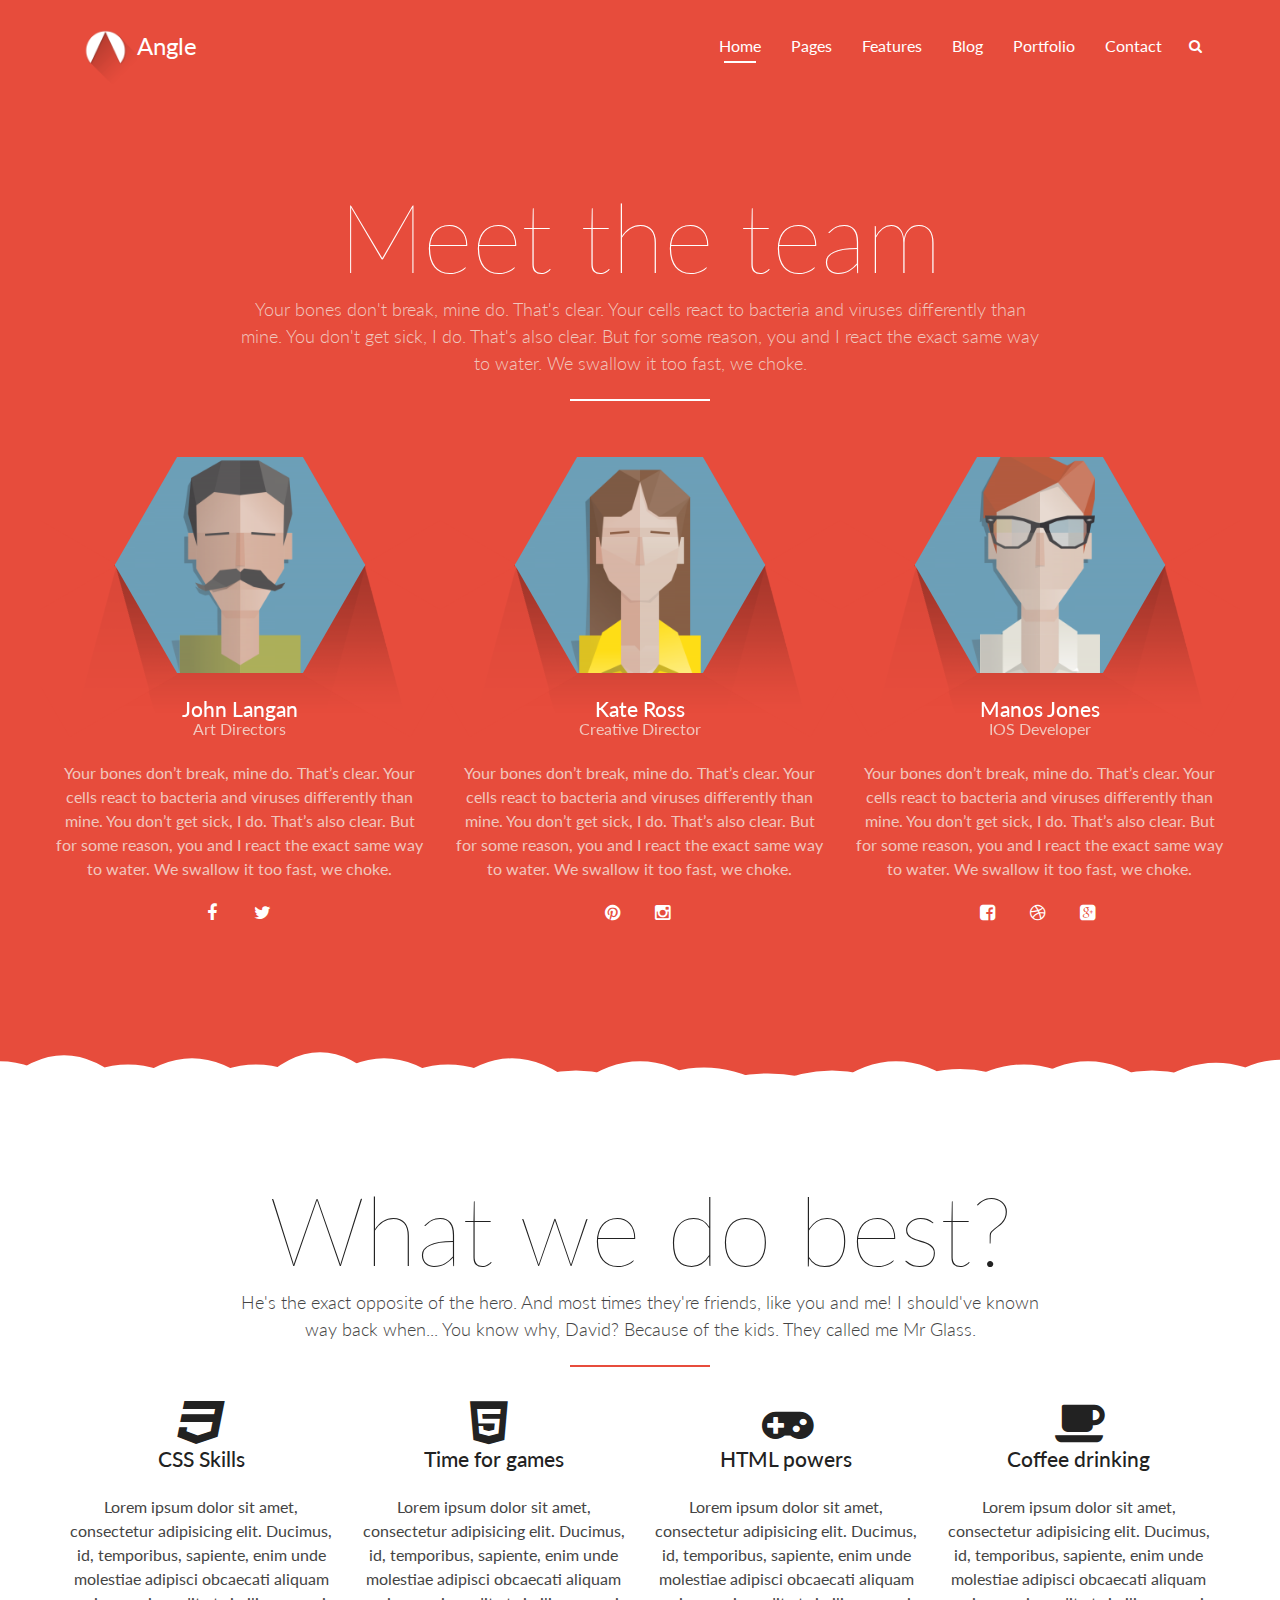
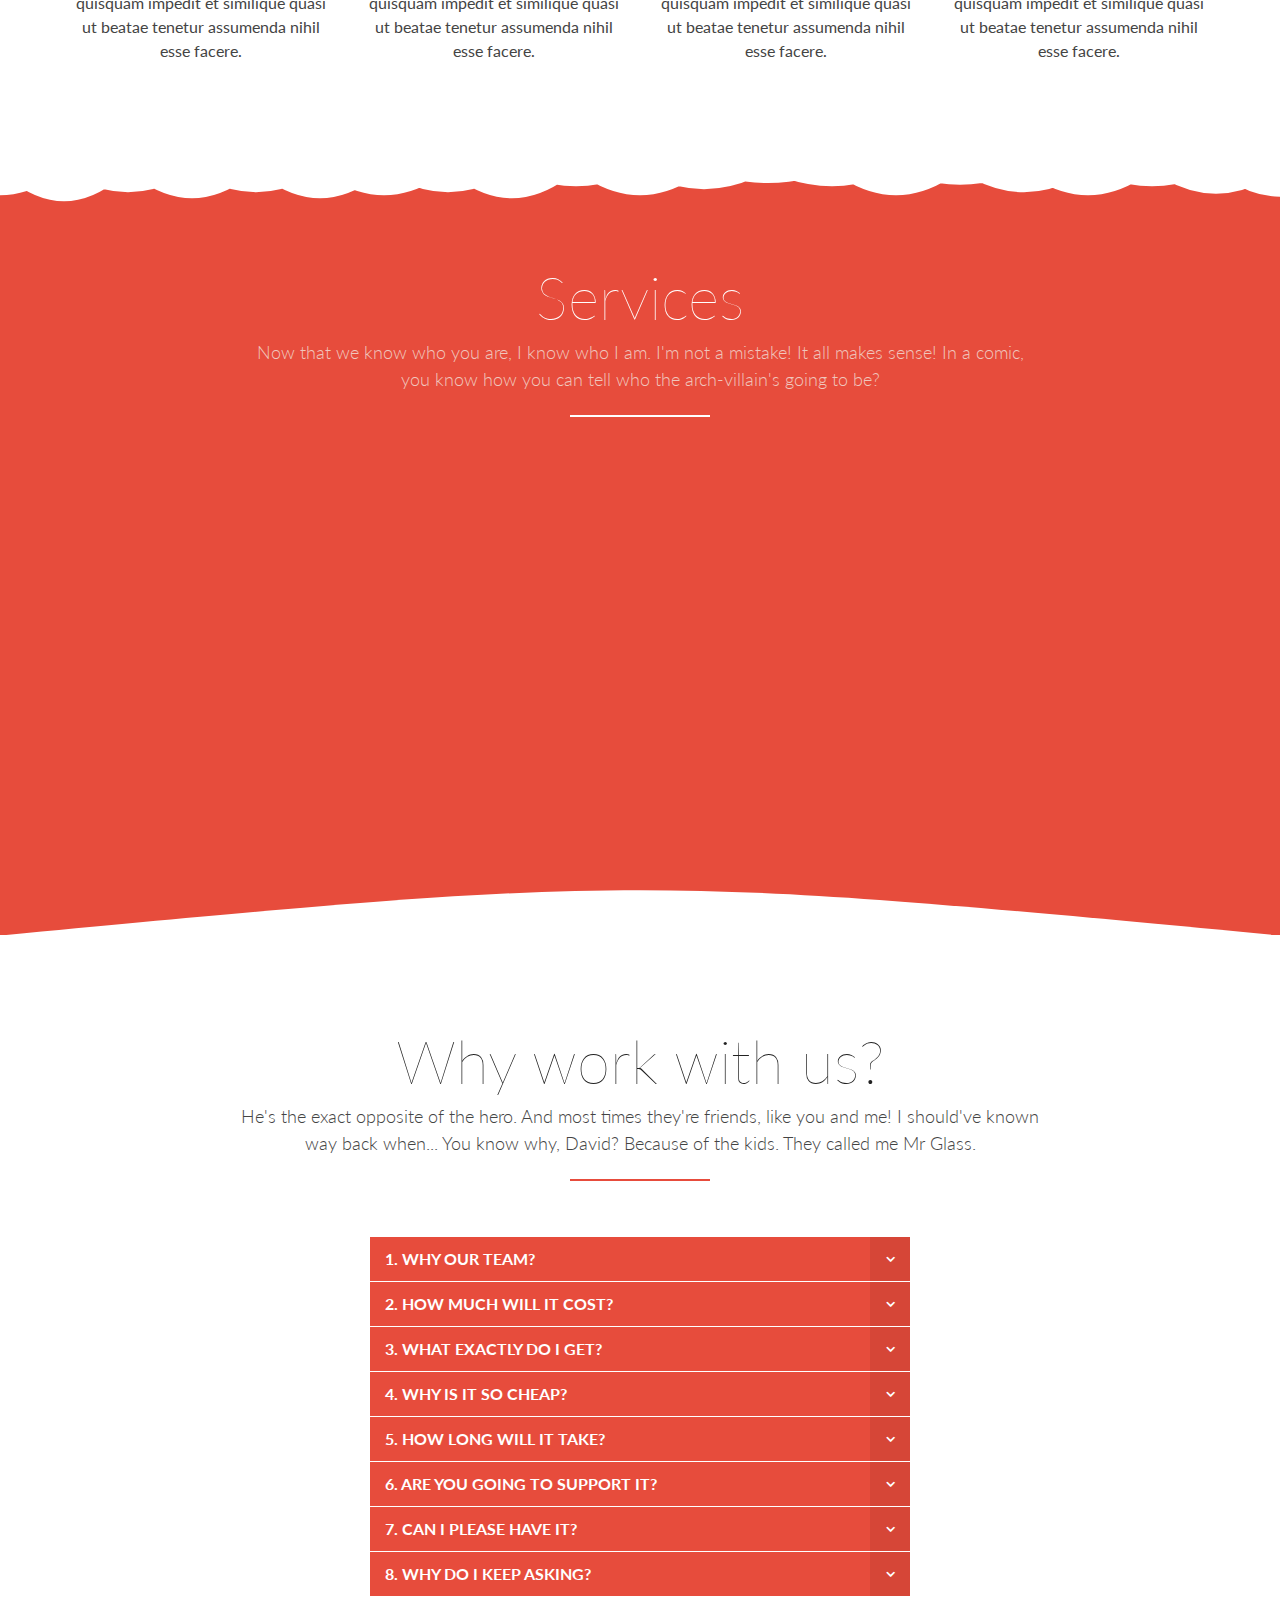
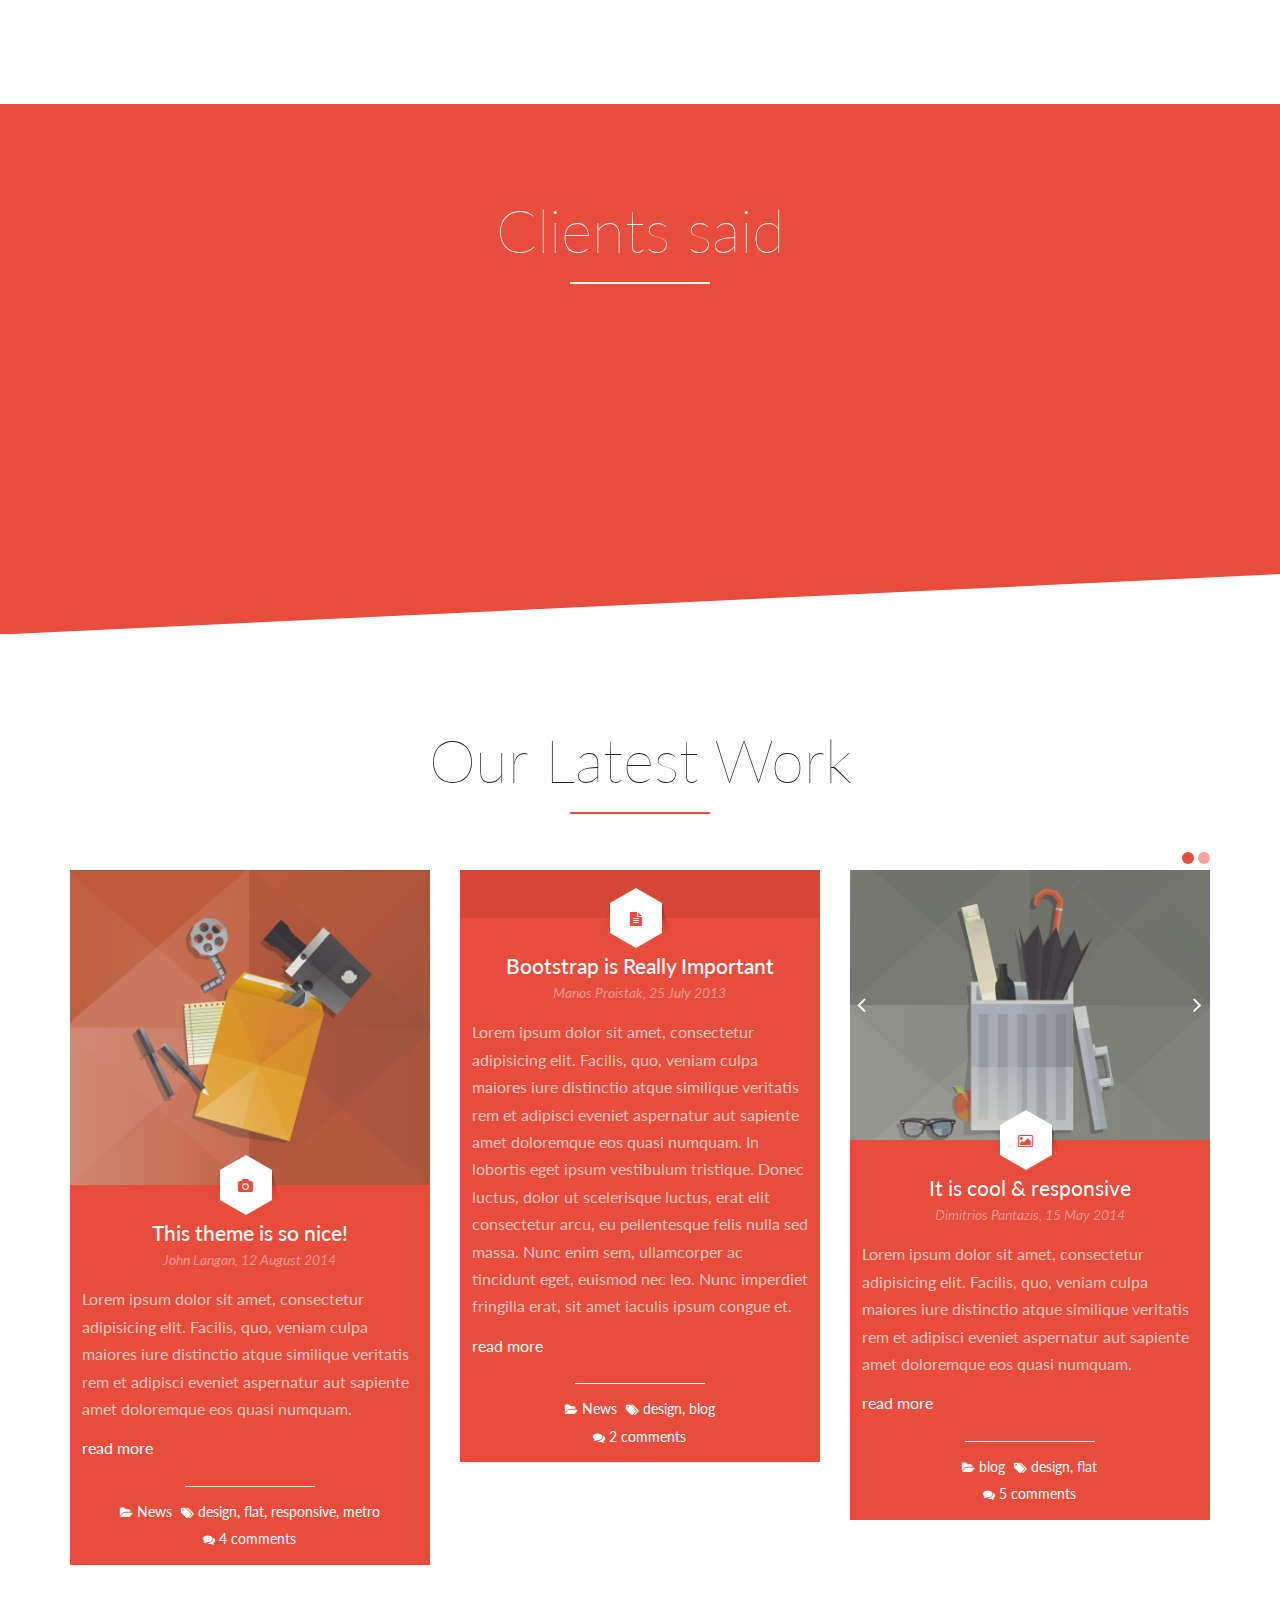
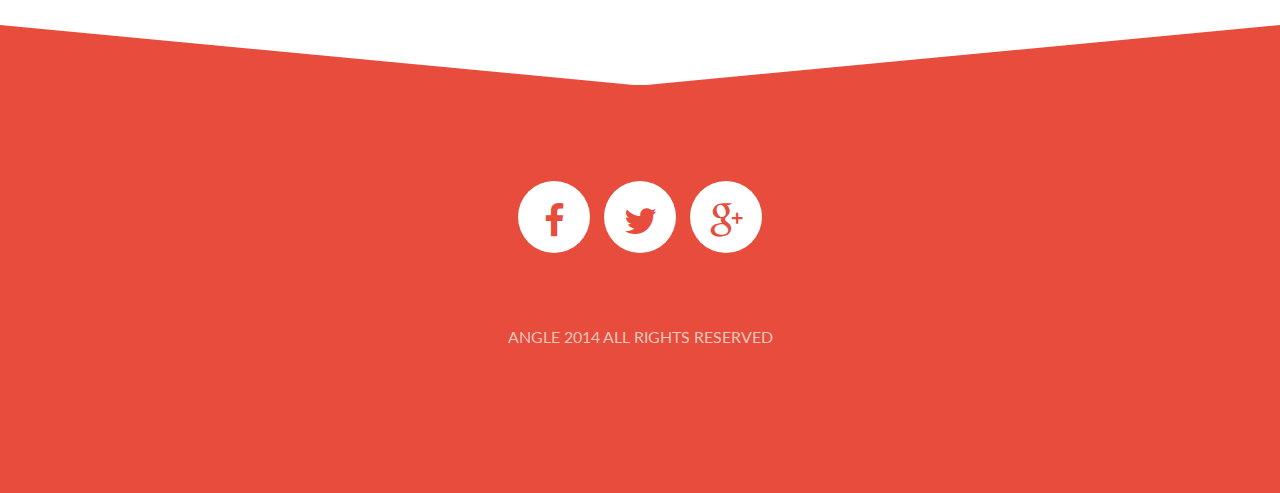
<file: about-us-home.html>
<!DOCTYPE html>
<html lang="en">
    <head>
        <meta charset="UTF-8">
        <meta http-equiv="X-UA-Compatible" content="IE=edge">
        <meta name="viewport" content="width=device-width, initial-scale=1">
        <title>About Us | Angle HTML</title>
        <link rel="icon" type="image/x-icon" href="assets/images/favicons/favicon.ico" />
        <link rel="icon" type="image/png" href="assets/images/favicons/favicon.png" />
        <!-- For iPhone 4 Retina display: -->
        <link rel="apple-touch-icon-precomposed" sizes="114x114" href="assets/images/favicons/apple-touch-icon-114x114-precomposed.png">
        <!-- For iPad: -->
        <link rel="apple-touch-icon-precomposed" sizes="72x72" href="assets/images/favicons/apple-touch-icon-72x72-precomposed.png">
        <!-- For iPhone: -->
        <link rel="apple-touch-icon-precomposed" href="assets/images/favicons/apple-touch-icon-60x60-precomposed.png">
        <link href='http://fonts.googleapis.com/css?family=Lato:100,300,400,700,900,400italic' rel='stylesheet' type='text/css'>
        <link rel="stylesheet" href="assets/css/bootstrap.min.css">
        <link rel="stylesheet" href="assets/css/theme.min.css">
        <link rel="stylesheet" href="assets/css/color-defaults.min.css">
        <link rel="stylesheet" href="assets/css/swatch-beige-black.min.css">
        <link rel="stylesheet" href="assets/css/swatch-black-beige.min.css">
        <link rel="stylesheet" href="assets/css/swatch-black-white.min.css">
        <link rel="stylesheet" href="assets/css/swatch-black-yellow.min.css">
        <link rel="stylesheet" href="assets/css/swatch-blue-white.min.css">
        <link rel="stylesheet" href="assets/css/swatch-green-white.min.css">
        <link rel="stylesheet" href="assets/css/swatch-red-white.min.css">
        <link rel="stylesheet" href="assets/css/swatch-white-black.min.css">
        <link rel="stylesheet" href="assets/css/swatch-white-blue.min.css">
        <link rel="stylesheet" href="assets/css/swatch-white-green.min.css">
        <link rel="stylesheet" href="assets/css/swatch-white-red.min.css">
        <link rel="stylesheet" href="assets/css/swatch-yellow-black.min.css">
        <link rel="stylesheet" href="assets/css/fonts.min.css" media="screen">
    </head>
    <body>
        <header id="masthead" class="navbar navbar-sticky swatch-red-white" role="banner">
            <div class="container">
                <div class="navbar-header">
                    <button type="button" class="navbar-toggle collapsed" data-toggle="collapse" data-target=".main-navbar">
                        <span class="icon-bar"></span>
                        <span class="icon-bar"></span>
                        <span class="icon-bar"></span>
                    </button>
                    <a href="../index.html" class="navbar-brand">
                        <img src="assets/images/logo.png" alt="One of the best themes ever">Angle
                    </a>
                </div>
                <nav class="collapse navbar-collapse main-navbar" role="navigation">
                    <div class="sidebar-widget widget_search pull-right">
                        <form>
                            <div class="input-group">
                                <input class="form-control" type="text" placeholder="Search here....">
                                <span class="input-group-btn">
                            <button class="btn" type="submit">
                                <i class="fa fa-search"></i>
                            </button>
                        </span>
                            </div>
                        </form>
                    </div>
                    <ul class="nav navbar-nav navbar-right">
                        <li class="dropdown active">
                            <a href="#" class="dropdown-toggle" data-toggle="dropdown">Home</a>
                            <ul class="dropdown-menu">
                                <li><a href="index.html">v1. Classic</a>
                                </li>
                                <li><a href="launch.html">v2. Product Launch</a>
                                </li>
                                <li><a href="about-us-home.html">v3. The team</a>
                                </li>
                                <li><a href="one-page.html">v4. One Page Style</a>
                                </li>
                                <li><a href="flexslider.html">v5. Flexslider</a>
                                </li>
                                <li><a href="revolution-slider.html">v6. Revolution SLider</a>
                                </li>
                            </ul>
                        </li>
                        <li class="dropdown ">
                            <a href="#" class="dropdown-toggle" data-toggle="dropdown">Pages</a>
                            <ul class="dropdown-menu">
                                <li><a href="services-page.html">Services</a>
                                </li>
                                <li><a href="services-alt-page.html">More Services</a>
                                </li>
                                <li><a href="single-service.html">Single Service</a>
                                </li>
                                <li><a href="about-us.html">About Us</a>
                                </li>
                                <li><a href="about-me.html">About Me</a>
                                </li>
                                <li><a href="office.html">Our Office</a>
                                </li>
                                <li><a href="faq.html">FAQ</a>
                                </li>
                                <li><a href="404.html">404</a>
                                </li>
                                <li><a href="countdown.html">Coming Soon</a>
                                </li>
                                <li><a href="pricing.html">Pricing</a>
                                </li>
                                <li><a href="sidebar-right.html">Right Sidebar</a>
                                </li>
                                <li><a href="sidebar-left.html">Left Sidebar</a>
                                </li>
                                <li><a href="header-alt.html">Alt Header</a>
                                </li>
                                <li><a href="footer-alt.html">Footer Columns</a>
                                </li>
                            </ul>
                        </li>
                        <li class="dropdown ">
                            <a href="#" class="dropdown-toggle" data-toggle="dropdown">Features</a>
                            <ul class="dropdown-menu">
                                <li><a href="typography.html">Typography</a>
                                </li>
                                <li><a href="elements.html">Elements</a>
                                </li>
                                <li><a href="icons.html">Font Icons</a>
                                </li>
                                <li><a href="custom-icons.html">Custom Icons</a>
                                </li>
                                <li><a href="tables.html">Tables</a>
                                </li>
                                <li><a href="section-decorations.html">Section Decorations</a>
                                </li>
                                <li><a href="background-videos.html">Background Videos</a>
                                </li>
                                <li><a href="background-images.html">Background Images</a>
                                </li>
                                <li><a href="color-swatches.html">Color Swatches</a>
                                </li>
                                <li><a href="scroll-animation.html">Scroll Animations</a>
                                </li>
                                <li><a href="header-options.html">Header Options</a>
                                </li>
                                <li><a href="footer-options.html">Footer Options</a>
                                </li>
                            </ul>
                        </li>
                        <li class="dropdown ">
                            <a href="#" class="dropdown-toggle" data-toggle="dropdown">Blog</a>
                            <ul class="dropdown-menu">
                                <li><a href="blog.html">Normal Blog</a>
                                </li>
                                <li><a href="blog-fullwidth.html">Full Width Blog</a>
                                </li>
                                <li><a href="grid-blog.html">Grid Blog</a>
                                </li>
                                <li><a href="post.html">Single Post</a>
                                </li>
                                <li><a href="blog-styles.html">Blog Styles</a>
                                </li>
                                <li><a href="results.html">Search Results</a>
                                </li>
                                <li><a href="author.html">Author&#x27;s Page</a>
                                </li>
                            </ul>
                        </li>
                        <li class="dropdown ">
                            <a href="#" class="dropdown-toggle" data-toggle="dropdown">Portfolio</a>
                            <ul class="dropdown-menu">
                                <li><a href="portfolio-2col.html">Two Columns</a>
                                </li>
                                <li><a href="portfolio-3col.html">Three Columns</a>
                                </li>
                                <li><a href="portfolio-4col.html">Four Columns</a>
                                </li>
                                <li><a href="portfolio-3col-circles.html">Circled Portfolio</a>
                                </li>
                                <li><a href="portfolio-3col-rect.html">Rectangle Portfolio</a>
                                </li>
                                <li><a href="portfolio-3col-squares.html">Square Portfolio</a>
                                </li>
                                <li role="presentation" class="divider"></li>
                                <li><a href="portfolio-item-big.html">Single Big</a>
                                </li>
                                <li><a href="portfolio-item-big-alt.html">Single Big Alt</a>
                                </li>
                                <li><a href="portfolio-item-small.html">Single Small</a>
                                </li>
                                <li><a href="portfolio-item-video.html">Single Video</a>
                                </li>
                                <li><a href="portfolio-item-gallery.html">Single Gallery</a>
                                </li>
                            </ul>
                        </li>
                        <li class="dropdown ">
                            <a href="#" class="dropdown-toggle" data-toggle="dropdown">Contact</a>
                            <ul class="dropdown-menu">
                                <li><a href="contact.html">Contact</a>
                                </li>
                                <li><a href="contact-alt.html">Contact Alt</a>
                                </li>
                            </ul>
                        </li>
                    </ul>
                </nav>
            </div>
        </header>
        <div id="content" role="main">
            <section class="section swatch-red-white">
                <div class="container">
                    <header class="section-header underline">
                        <h1 class="headline hyper hairline">Meet the team</h1>
                        <p class="">Your bones don&#x27;t break, mine do. That&#x27;s clear. Your cells react to bacteria and viruses differently than mine. You don&#x27;t get sick, I do. That&#x27;s also clear. But for some reason, you and I react the exact same
                            way to water. We swallow it too fast, we choke.</p>
                    </header>
                    <div class="row">
                        <ul class="list-unstyled row box-list">
                            <li class="col-md-4 os-animation" data-os-animation="fadeInUp" data-os-animation-delay=".0s">
                                <div class="box-hex flat-shadow box-huge">
                                    <div class="box-dummy"></div>
                                    <figure class="box-inner ">
                                        <img class="svg-inject" src="assets/images/design/people/man-1-600x518.png" alt="a man with a mustache" />
                                        <figcaption class="box-caption">
                                            <h4>Likes</h4>
                                            <p>Coffee and Beer</p>
                                        </figcaption>
                                    </figure>
                                </div>
                                <h3 class="text-center">
    
        <a href="about-me.html">
    
        John Langan
    
        </a>
    
    
        <small class="block">Art Directors</small>
    
</h3>
                                <p class="text-center ">Your bones don’t break, mine do. That’s clear. Your cells react to bacteria and viruses differently than mine. You don’t get sick, I do. That’s also clear. But for some reason, you and I react the exact same way to water.
                                    We swallow it too fast, we choke.</p>
                                <ul class="list-inline text-center social-icons social-simple">
                                    <li>
                                        <a href="about-me.html" target="_self">
                                            <i class="fa fa-facebook"></i>
                                        </a>
                                    </li>
                                    <li>
                                        <a href="about-me.html" target="_self">
                                            <i class="fa fa-twitter"></i>
                                        </a>
                                    </li>
                                </ul>
                            </li>
                            <li class="col-md-4 text-center os-animation" data-os-animation="fadeInUp" data-os-animation-delay=".3s">
                                <div class="box-hex flat-shadow box-huge">
                                    <div class="box-dummy"></div>
                                    <figure class="box-inner ">
                                        <img class="svg-inject" src="assets/images/design/people/woman-1-600x518.png" alt="a woman" />
                                        <figcaption class="box-caption">
                                            <h4>Says</h4>
                                            <p>I like ancient stuff</p>
                                        </figcaption>
                                    </figure>
                                </div>
                                <h3 class="text-center">
    
        <a href="about-me.html">
    
        Kate Ross
    
        </a>
    
    
        <small class="block">Creative Director</small>
    
</h3>
                                <p class="text-center ">Your bones don’t break, mine do. That’s clear. Your cells react to bacteria and viruses differently than mine. You don’t get sick, I do. That’s also clear. But for some reason, you and I react the exact same way to water.
                                    We swallow it too fast, we choke.</p>
                                <ul class="list-inline text-center social-icons social-simple">
                                    <li>
                                        <a href="about-me.html" target="_self">
                                            <i class="fa fa-pinterest"></i>
                                        </a>
                                    </li>
                                    <li>
                                        <a href="about-me.html" target="_self">
                                            <i class="fa fa-instagram"></i>
                                        </a>
                                    </li>
                                </ul>
                            </li>
                            <li class="col-md-4 text-center os-animation" data-os-animation="fadeInUp" data-os-animation-delay=".6s">
                                <div class="box-hex flat-shadow box-huge">
                                    <div class="box-dummy"></div>
                                    <figure class="box-inner ">
                                        <img class="svg-inject" src="assets/images/design/people/man-2-600x518.png" alt="man" />
                                        <figcaption class="box-caption">
                                            <h4>Moto</h4>
                                            <p>Live and let die</p>
                                        </figcaption>
                                    </figure>
                                </div>
                                <h3 class="text-center">
    
        <a href="about-me.html">
    
        Manos Jones
    
        </a>
    
    
        <small class="block">IOS Developer</small>
    
</h3>
                                <p class="text-center ">Your bones don’t break, mine do. That’s clear. Your cells react to bacteria and viruses differently than mine. You don’t get sick, I do. That’s also clear. But for some reason, you and I react the exact same way to water.
                                    We swallow it too fast, we choke.</p>
                                <ul class="list-inline text-center social-icons social-simple">
                                    <li>
                                        <a href="about-me.html" target="_self">
                                            <i class="fa fa-facebook-square"></i>
                                        </a>
                                    </li>
                                    <li>
                                        <a href="about-me.html" target="_self">
                                            <i class="fa fa-dribbble"></i>
                                        </a>
                                    </li>
                                    <li>
                                        <a href="about-me.html" target="_self">
                                            <i class="fa fa-google-plus-square"></i>
                                        </a>
                                    </li>
                                </ul>
                            </li>
                        </ul>
                    </div>
                </div>
            </section>
            <section class="section swatch-white-red has-top has-bottom">
                <div class="decor-top">
                    <svg class="decor" height="100%" preserveaspectratio="none" version="1.1" viewbox="0 0 100 100" width="100%" xmlns="http://www.w3.org/2000/svg">
                        <path d="M-5 100 Q 0 20 5 100 Z M0 100 Q 5 0 10 100 M5 100 Q 10 30 15 100 M10 100 Q 15 10 20 100 M15 100 Q 20 30 25 100 M20 100 Q 25 -10 30 100 M25 100 Q 30 10 35 100 M30 100 Q 35 30 40 100 M35 100 Q 40 10 45 100 M40 100 Q 45 50 50 100 M45 100 Q 50 20 55 100 M50 100 Q 55 40 60 100 M55 100 Q 60 60 65 100 M60 100 Q 65 50 70 100 M65 100 Q 70 20 75 100 M70 100 Q 75 45 80 100 M75 100 Q 80 30 85 100 M80 100 Q 85 20 90 100 M85 100 Q 90 50 95 100 M90 100 Q 95 25 100 100 M95 100 Q 100 15 105 100 Z"
                        stroke-width="0"></path>
                    </svg>
                </div>
                <div class="container">
                    <header class="section-header underline">
                        <h1 class="headline hyper hairline">What we do best?</h1>
                        <p class="">He&#x27;s the exact opposite of the hero. And most times they&#x27;re friends, like you and me! I should&#x27;ve known way back when... You know why, David? Because of the kids. They called me Mr Glass.</p>
                    </header>
                    <div class="row">
                        <div class="col-md-3  text-center">
                            <div class="chart easyPieChart" data-track-color="#e2d9d8" data-bar-color="#dd3333" data-line-width="20" data-percent="92" data-size="200">
                                <span>92</span>
                                <i class="fa fa-css3"></i>
                            </div>
                            <h3 class="margin-top">
                    CSS Skills
            </h3>
                            <p>
                                Lorem ipsum dolor sit amet, consectetur adipisicing elit. Ducimus, id, temporibus, sapiente, enim unde molestiae adipisci obcaecati aliquam quisquam impedit et similique quasi ut beatae tenetur assumenda nihil esse facere.
                            </p>
                        </div>
                        <div class="col-md-3  text-center">
                            <div class="chart easyPieChart" data-track-color="#e2d9d8" data-bar-color="#dd3333" data-line-width="20" data-percent="70" data-size="200">
                                <span>70</span>
                                <i class="fa fa-html5"></i>
                            </div>
                            <h3 class="margin-top">
                    Time for games
            </h3>
                            <p>
                                Lorem ipsum dolor sit amet, consectetur adipisicing elit. Ducimus, id, temporibus, sapiente, enim unde molestiae adipisci obcaecati aliquam quisquam impedit et similique quasi ut beatae tenetur assumenda nihil esse facere.
                            </p>
                        </div>
                        <div class="col-md-3  text-center">
                            <div class="chart easyPieChart" data-track-color="#e2d9d8" data-bar-color="#dd3333" data-line-width="20" data-percent="10" data-size="200">
                                <span>10</span>
                                <i class="fa fa-gamepad"></i>
                            </div>
                            <h3 class="margin-top">
                    HTML powers
            </h3>
                            <p>
                                Lorem ipsum dolor sit amet, consectetur adipisicing elit. Ducimus, id, temporibus, sapiente, enim unde molestiae adipisci obcaecati aliquam quisquam impedit et similique quasi ut beatae tenetur assumenda nihil esse facere.
                            </p>
                        </div>
                        <div class="col-md-3  text-center">
                            <div class="chart easyPieChart" data-track-color="#e2d9d8" data-bar-color="#dd3333" data-line-width="20" data-percent="50" data-size="200">
                                <span>50</span>
                                <i class="fa fa-coffee"></i>
                            </div>
                            <h3 class="margin-top">
                    Coffee drinking
            </h3>
                            <p>
                                Lorem ipsum dolor sit amet, consectetur adipisicing elit. Ducimus, id, temporibus, sapiente, enim unde molestiae adipisci obcaecati aliquam quisquam impedit et similique quasi ut beatae tenetur assumenda nihil esse facere.
                            </p>
                        </div>
                    </div>
                </div>
                <div class="decor-bottom">
                    <svg class="decor" height="100%" preserveaspectratio="none" version="1.1" viewbox="0 0 100 100" width="100%" xmlns="http://www.w3.org/2000/svg">
                        <path d="M-5 0 Q 0 80 5 0 Z M0 0 Q 5 100 10 0 M5 0 Q 10 70 15 0 M10 0 Q 15 90 20 0 M15 0 Q 20 70 25 0 M20 0 Q 25 90 30 0 M25 0 Q 30 80 35 0 M30 0 Q 35 70 40 0 M35 0 Q 40 90 45 0 M40 0 Q 45 50 50 0 M45 0 Q 50 80 55 0 M50 0 Q 55 60 60 0 M55 0 Q 60 40 65 0 M60 0 Q 65 50 70 0 M65 0 Q 70 80 75 0 M70 0 Q 75 45 80 0 M75 0 Q 80 70 85 0 M80 0 Q 85 80 90 0 M85 0 Q 90 50 95 0 M90 0 Q 95 75 100 0 M95 0 Q 100 85 105 0 Z"
                        stroke-width="0"></path>
                    </svg>
                </div>
            </section>
            <section class="section swatch-red-white">
                <div class="container">
                    <header class="section-header ">
                        <h1 class="headline super hairline">Services</h1>
                        <p class="">Now that we know who you are, I know who I am. I&#x27;m not a mistake! It all makes sense! In a comic, you know how you can tell who the arch-villain&#x27;s going to be?</p>
                    </header>
                    <div class="row">
                        <ul class="list-unstyled row box-list ">
                            <li class="col-md-3 text-center os-animation" data-os-animation="fadeInUp" data-os-animation-delay=".0s">
                                <div class="box-round">
                                    <div class="box-dummy"></div>
                                    <a class="box-inner " href="single-service.html">
                                        <img class="svg-inject" src="assets/images/design/custom-icons/custom-icon-wayfarer.png" alt="glasses" data-animation="bounce" />
                                    </a>
                                </div>
                                <h3 class="text-center ">
    
        <a href="single-service.html">
    
        Flat design
    
        </a>
    
</h3>
                                <p class="text-center">Lorem ipsum dolor sit amet, consectetur adipisicing elit, sed do eiusmod tempor incididunt ut labore et dolore magna aliqua.</p>
                            </li>
                            <li class="col-md-3 text-center os-animation" data-os-animation="fadeInUp" data-os-animation-delay=".3s">
                                <div class="box-round">
                                    <div class="box-dummy"></div>
                                    <a class="box-inner " href="single-service.html">
                                        <img class="svg-inject" src="assets/images/design/custom-icons/custom-icon-mobile.png" alt="a clock" data-animation="bounce" />
                                    </a>
                                </div>
                                <h3 class="text-center ">
    
        <a href="single-service.html">
    
        Free updates
    
        </a>
    
</h3>
                                <p class="text-center">Lorem ipsum dolor sit amet, consectetur adipisicing elit, sed do eiusmod tempor incididunt ut labore et dolore magna aliqua.</p>
                            </li>
                            <li class="col-md-3 text-center os-animation" data-os-animation="fadeInUp" data-os-animation-delay=".6s">
                                <div class="box-round">
                                    <div class="box-dummy"></div>
                                    <a class="box-inner " href="single-service.html">
                                        <img class="svg-inject" src="assets/images/design/custom-icons/custom-icon-map.png" alt="a clock" data-animation="bounce" />
                                    </a>
                                </div>
                                <h3 class="text-center ">
    
        <a href="single-service.html">
    
        Multilanguage support
    
        </a>
    
</h3>
                                <p class="text-center">Lorem ipsum dolor sit amet, consectetur adipisicing elit, sed do eiusmod tempor incididunt ut labore et dolore magna aliqua.</p>
                            </li>
                            <li class="col-md-3 text-center os-animation" data-os-animation="fadeInUp" data-os-animation-delay=".9s">
                                <div class="box-round">
                                    <div class="box-dummy"></div>
                                    <a class="box-inner " href="single-service.html">
                                        <img class="svg-inject" src="assets/images/design/custom-icons/custom-icon-commerce.png" alt="a clock" data-animation="bounce" />
                                    </a>
                                </div>
                                <h3 class="text-center ">
    
        <a href="single-service.html">
    
        Woocommerce
    
        </a>
    
</h3>
                                <p class="text-center">Lorem ipsum dolor sit amet, consectetur adipisicing elit, sed do eiusmod tempor incididunt ut labore et dolore magna aliqua.</p>
                            </li>
                        </ul>
                    </div>
                </div>
            </section>
            <section class="section swatch-white-red has-top">
                <div class="decor-top">
                    <svg class="decor" height="100%" preserveaspectratio="none" version="1.1" viewbox="0 0 100 100" width="100%" xmlns="http://www.w3.org/2000/svg">
                        <path d="M0 100 C50 0 50 0 100 100 Z" stroke-width="0"></path>
                    </svg>
                </div>
                <div class="container">
                    <header class="section-header underline">
                        <h1 class="headline super hairline">Why work with us?</h1>
                        <p class="">He&#x27;s the exact opposite of the hero. And most times they&#x27;re friends, like you and me! I should&#x27;ve known way back when... You know why, David? Because of the kids. They called me Mr Glass.</p>
                    </header>
                    <div class="col-md-6 col-md-offset-3">
                        <div class="panel-group" id="accordion">
                            <div class="panel panel-default">
                                <div class="panel-heading">
                                    <a class="accordion-toggle collapsed" data-parent="#accordion" data-toggle="collapse" href="#collapseOne">
                  1. Why our team?
                </a>
                                </div>
                                <div class="panel-collapse collapse" id="collapseOne">
                                    <div class="panel-body">
                                        <p>
                                            Lorem ipsum dolor sit amet, consectetur adipiscing elit. Etiam consequat mattis dolor, commodo ultrices elit posuere non. Proin nec lorem ipsum. Sed tincidunt lorem id sapien dignissim ullamcorper. Fusce mauris ligula, luctus at dictum in, blandit ut
                                            odio. Curabitur dignissim luctus est non eleifend. Nam faucibus pretium accumsan. Mauris a semper libero. Morbi eu tellus tellus. Morbi mollis, sapien at sodales elementum, magna lectus consectetur elit, a feugiat
                                            ipsum eros vitae justo.
                                        </p>
                                    </div>
                                </div>
                            </div>
                            <div class="panel panel-default">
                                <div class="panel-heading">
                                    <a class="accordion-toggle collapsed" data-parent="#accordion" data-toggle="collapse" href="#collapseTwo">
                  2. How much will it cost?
                </a>
                                </div>
                                <div class="panel-collapse collapse" id="collapseTwo">
                                    <div class="panel-body">
                                        <p>
                                            Aliquam erat volutpat. Praesent rutrum auctor metus, in feugiat mi congue id. Curabitur ultricies dapibus aliquet. Sed id scelerisque tortor. Nulla facilisi. Praesent placerat gravida velit, ut adipiscing est tristique sed. Cras vel elit mauris, sed sagittis
                                            sem. Donec urna tellus, suscipit ac convallis vel, euismod a leo. Nulla pretium dapibus magna bibendum vehicula. Nunc laoreet magna nec dolor ornare pulvinar. Phasellus vel lacus dui, sit amet blandit tellus.
                                            Sed id ipsum at justo ultrices tempus vel vitae dolor.
                                        </p>
                                    </div>
                                </div>
                            </div>
                            <div class="panel panel-default">
                                <div class="panel-heading">
                                    <a class="accordion-toggle collapsed" data-parent="#accordion" data-toggle="collapse" href="#collapseThree">
                  3. What exactly do I get?
                </a>
                                </div>
                                <div class="panel-collapse collapse" id="collapseThree">
                                    <div class="panel-body">
                                        <p>
                                            Aliquam erat volutpat. Praesent rutrum auctor metus, in feugiat mi congue id. Curabitur ultricies dapibus aliquet. Sed id scelerisque tortor. Nulla facilisi. Praesent placerat gravida velit, ut adipiscing est tristique sed. Cras vel elit mauris, sed sagittis
                                            sem. Donec urna tellus, suscipit ac convallis vel, euismod a leo. Nulla pretium dapibus magna bibendum vehicula. Nunc laoreet magna nec dolor ornare pulvinar. Phasellus vel lacus dui, sit amet blandit tellus.
                                            Sed id ipsum at justo ultrices tempus vel vitae dolor.
                                        </p>
                                    </div>
                                </div>
                            </div>
                            <div class="panel panel-default">
                                <div class="panel-heading">
                                    <a class="accordion-toggle collapsed" data-parent="#accordion" data-toggle="collapse" href="#collapseFour">
                  4. Why is it so cheap?
                </a>
                                </div>
                                <div class="panel-collapse collapse" id="collapseFour">
                                    <div class="panel-body">
                                        <p>
                                            Aliquam erat volutpat. Praesent rutrum auctor metus, in feugiat mi congue id. Curabitur ultricies dapibus aliquet. Sed id scelerisque tortor. Nulla facilisi. Praesent placerat gravida velit, ut adipiscing est tristique sed. Cras vel elit mauris, sed sagittis
                                            sem. Donec urna tellus, suscipit ac convallis vel, euismod a leo. Nulla pretium dapibus magna bibendum vehicula. Nunc laoreet magna nec dolor ornare pulvinar. Phasellus vel lacus dui, sit amet blandit tellus.
                                            Sed id ipsum at justo ultrices tempus vel vitae dolor.
                                        </p>
                                    </div>
                                </div>
                            </div>
                            <div class="panel panel-default">
                                <div class="panel-heading">
                                    <a class="accordion-toggle collapsed" data-parent="#accordion" data-toggle="collapse" href="#collapseFive">
                  5. How long will it take?
                </a>
                                </div>
                                <div class="panel-collapse collapse" id="collapseFive">
                                    <div class="panel-body">
                                        <p>
                                            Aliquam erat volutpat. Praesent rutrum auctor metus, in feugiat mi congue id. Curabitur ultricies dapibus aliquet. Sed id scelerisque tortor. Nulla facilisi. Praesent placerat gravida velit, ut adipiscing est tristique sed. Cras vel elit mauris, sed sagittis
                                            sem. Donec urna tellus, suscipit ac convallis vel, euismod a leo. Nulla pretium dapibus magna bibendum vehicula. Nunc laoreet magna nec dolor ornare pulvinar. Phasellus vel lacus dui, sit amet blandit tellus.
                                            Sed id ipsum at justo ultrices tempus vel vitae dolor.
                                        </p>
                                    </div>
                                </div>
                            </div>
                            <div class="panel panel-default">
                                <div class="panel-heading">
                                    <a class="accordion-toggle collapsed" data-parent="#accordion" data-toggle="collapse" href="#collapseSix">
                  6. Are you going to support it?
                </a>
                                </div>
                                <div class="panel-collapse collapse" id="collapseSix">
                                    <div class="panel-body">
                                        <p>
                                            Aliquam erat volutpat. Praesent rutrum auctor metus, in feugiat mi congue id. Curabitur ultricies dapibus aliquet. Sed id scelerisque tortor. Nulla facilisi. Praesent placerat gravida velit, ut adipiscing est tristique sed. Cras vel elit mauris, sed sagittis
                                            sem. Donec urna tellus, suscipit ac convallis vel, euismod a leo. Nulla pretium dapibus magna bibendum vehicula. Nunc laoreet magna nec dolor ornare pulvinar. Phasellus vel lacus dui, sit amet blandit tellus.
                                            Sed id ipsum at justo ultrices tempus vel vitae dolor.
                                        </p>
                                    </div>
                                </div>
                            </div>
                            <div class="panel panel-default">
                                <div class="panel-heading">
                                    <a class="accordion-toggle collapsed" data-parent="#accordion" data-toggle="collapse" href="#collapseSeven">
                  7. Can I please have it?
                </a>
                                </div>
                                <div class="panel-collapse collapse" id="collapseSeven">
                                    <div class="panel-body">
                                        <p>
                                            Aliquam erat volutpat. Praesent rutrum auctor metus, in feugiat mi congue id. Curabitur ultricies dapibus aliquet. Sed id scelerisque tortor. Nulla facilisi. Praesent placerat gravida velit, ut adipiscing est tristique sed. Cras vel elit mauris, sed sagittis
                                            sem. Donec urna tellus, suscipit ac convallis vel, euismod a leo. Nulla pretium dapibus magna bibendum vehicula. Nunc laoreet magna nec dolor ornare pulvinar. Phasellus vel lacus dui, sit amet blandit tellus.
                                            Sed id ipsum at justo ultrices tempus vel vitae dolor.
                                        </p>
                                    </div>
                                </div>
                            </div>
                            <div class="panel panel-default">
                                <div class="panel-heading">
                                    <a class="accordion-toggle collapsed" data-parent="#accordion" data-toggle="collapse" href="#collapseEight">
                  8. Why do I keep asking?
                </a>
                                </div>
                                <div class="panel-collapse collapse" id="collapseEight">
                                    <div class="panel-body">
                                        <p>
                                            Aliquam erat volutpat. Praesent rutrum auctor metus, in feugiat mi congue id. Curabitur ultricies dapibus aliquet. Sed id scelerisque tortor. Nulla facilisi. Praesent placerat gravida velit, ut adipiscing est tristique sed. Cras vel elit mauris, sed sagittis
                                            sem. Donec urna tellus, suscipit ac convallis vel, euismod a leo. Nulla pretium dapibus magna bibendum vehicula. Nunc laoreet magna nec dolor ornare pulvinar. Phasellus vel lacus dui, sit amet blandit tellus.
                                            Sed id ipsum at justo ultrices tempus vel vitae dolor.
                                        </p>
                                    </div>
                                </div>
                            </div>
                        </div>
                    </div>
                </div>
            </section>
            <section class="section swatch-red-white has-top">
                <div class="decor-top">
                    <svg class="decor" height="60px" preserveaspectratio="none" style="height: 60px !important;" version="1.1" viewbox="0 0 100 100" width="60px" xmlns="http://www.w3.org/2000/svg">
                        <path d="M50 0 L50 100" stroke-width="1"></path>
                        <path d="M0 50 L100 50" stroke-width="1"></path>
                    </svg>
                </div>
                <div class="container">
                    <header class="section-header underline">
                        <h1 class="headline super hairline">Clients said</h1>
                    </header>
                    <div class="row">
                        <div class="col-md-12 os-animation" data-os-animation="fadeInUp" data-os-animation-delay=".1s">
                            <div id="slider-flex87" class="flexslider" data-flex-speed="7000" data-flex-animation="slide" data-flex-directions="hide" data-flex-controls="show" data-flex-controlsalign="center">
                                <ul class="slides">
                                    <li>
                                        <blockquote class="fancy-blockquote">
                                            <div class="row">
                                                <div class="col-md-12">
                                                    <p>Nullam vitae sollicitudin eros. Cras varius vehicula velit ac congue quam dictum sed. Duis autem vel eum iriure dolor in hendrerit in vulputate velit esse molestie consequat.Donec sed odio dui. Nulla
                                                        vitae elit libero a pharetra augue. Nullam id dolor id ultricies ut vehicula ut id. Integer posuere erat a venenatis dapibus posuere velit aliquet duis mollis. Pellentesque ornare sem lacinia quam
                                                        venenatis vestibulum.</p>
                                                    <small>Manos Proistak
                                    
                                        <cite title="Source Title">Manager</cite>
                                    
                                </small>
                                                </div>
                                            </div>
                                        </blockquote>
                                    </li>
                                    <li>
                                        <blockquote class="fancy-blockquote">
                                            <div class="row">
                                                <div class="col-md-12">
                                                    <p>Cras aliquet felis in magna accumsan, sit amet mattis arcu auctor. Nunc sollicitudin auctor adipiscing. Cum sociis natoque penatibus et magnis dis parturient montes, nascetur ridiculus mus. Etiam lacus
                                                        ante, egestas id pellentesque vel, tempus at justo.</p>
                                                    <small>Christos Pantazis
                                    
                                        <cite title="Source Title">Executive</cite>
                                    
                                </small>
                                                </div>
                                            </div>
                                        </blockquote>
                                    </li>
                                </ul>
                            </div>
                        </div>
                    </div>
                </div>
            </section>
            <section class="section swatch-white-red has-top">
                <div class="decor-top">
                    <svg class="decor" height="100%" preserveaspectratio="none" version="1.1" viewbox="0 0 100 100" width="100%" xmlns="http://www.w3.org/2000/svg">
                        <path d="M0 100 L100 0 L100 100" stroke-width="0"></path>
                    </svg>
                </div>
                <div class="container">
                    <header class="section-header text-center underline">
                        <h1 class="headline super hairline">Our Latest Work</h1>
                    </header>
                    <div class="carousel slide" id="news2">
                        <ol class="carousel-indicators">
                            <li data-slide-to="0" data-target="#news2" class="active"></li>
                            <li data-slide-to="1" data-target="#news2"></li>
                        </ol>
                        <div class="carousel-inner">
                            <div class="item active">
                                <div class="row">
                                    <div class="col-md-4">
                                        <div class="grid-post swatch-red-white">
                                            <article class="post post-showinfo">
                                                <div class="post-media">
                                                    <a class="feature-image magnific hover-animate" href="assets/images/design/vector/img-4-800x700.png" title="Thats a nice image">
                                                        <img alt="some image" src="assets/images/design/vector/img-4-800x700.png">
                                                        <i class="fa fa-search-plus"></i>
                                                    </a>
                                                </div>
                                                <div class="post-head text-center">
                                                    <h3 class="post-title">
                    <a href="post.html">
                        This theme is so nice!
                    </a>
                </h3>
                                                    <small class="post-author">
                    <a href="blog.html">John Langan,</a>
                </small>
                                                    <small class="post-date">
                    <a href="post.html">12 August 2014</a>
                </small>
                                                    <div class="post-icon flat-shadow flat-hex">
                                                        <div class="hex hex-big">
                                                            <i class="fa fa-camera"></i>
                                                        </div>
                                                    </div>
                                                </div>
                                                <div class="post-body">
                                                    <p>
                                                        Lorem ipsum dolor sit amet, consectetur adipisicing elit. Facilis, quo, veniam culpa maiores iure distinctio atque similique veritatis rem et adipisci eveniet aspernatur aut sapiente amet doloremque eos quasi numquam.
                                                    </p>
                                                    <a class="more-link" href="post.html">
                read more
                </a>
                                                </div>
                                                <div class="post-extras">
                                                    <div class="text-center">
                                                        <span class="post-category">
                        <a href="post.html">
                            <i class="fa fa-folder-open"></i>
                                News
                        </a>
                    </span>
                                                        <span class="post-tags">
                        <i class="fa fa-tags"></i>
                        
                            <a href="post.html">
                              design,
                            </a>
                        
                        
                            <a href="post.html">
                              flat,
                            </a>
                        
                        
                            <a href="post.html">
                              responsive,
                            </a>
                        
                        
                            <a href="post.html">
                              metro
                            </a>
                        
                        </span>
                                                    </div>
                                                    <div class="text-center">
                                                        <span class="post-link">
                        <a href="post.html">
                            <i class="fa fa-comments"></i>
                            4 comments
                        </a>
                    </span>
                                                    </div>
                                                </div>
                                            </article>
                                        </div>
                                    </div>
                                    <div class="col-md-4">
                                        <div class="grid-post swatch-red-white">
                                            <article class="post post-showinfo">
                                                <div class="post-media">
                                                </div>
                                                <div class="post-head text-center">
                                                    <h3 class="post-title">
                    <a href="post.html">
                        Bootstrap is Really Important
                    </a>
                </h3>
                                                    <small class="post-author">
                    <a href="blog.html">Manos Proistak,</a>
                </small>
                                                    <small class="post-date">
                    <a href="post.html">25 July 2013</a>
                </small>
                                                    <div class="post-icon flat-shadow flat-hex">
                                                        <div class="hex hex-big">
                                                            <i class="fa fa-file-text"></i>
                                                        </div>
                                                    </div>
                                                </div>
                                                <div class="post-body">
                                                    <p>
                                                        Lorem ipsum dolor sit amet, consectetur adipisicing elit. Facilis, quo, veniam culpa maiores iure distinctio atque similique veritatis rem et adipisci eveniet aspernatur aut sapiente amet doloremque eos quasi numquam. In lobortis eget ipsum vestibulum
                                                        tristique. Donec luctus, dolor ut scelerisque luctus, erat elit consectetur arcu, eu pellentesque felis nulla sed massa. Nunc enim sem, ullamcorper ac tincidunt eget, euismod nec leo. Nunc imperdiet
                                                        fringilla erat, sit amet iaculis ipsum congue et.
                                                    </p>
                                                    <a class="more-link" href="post.html">
                read more
                </a>
                                                </div>
                                                <div class="post-extras">
                                                    <div class="text-center">
                                                        <span class="post-category">
                        <a href="post.html">
                            <i class="fa fa-folder-open"></i>
                                News
                        </a>
                    </span>
                                                        <span class="post-tags">
                        <i class="fa fa-tags"></i>
                        
                            <a href="post.html">
                              design,
                            </a>
                        
                        
                            <a href="post.html">
                              blog
                            </a>
                        
                        
                        
                        </span>
                                                    </div>
                                                    <div class="text-center">
                                                        <span class="post-link">
                        <a href="post.html">
                            <i class="fa fa-comments"></i>
                            2 comments
                        </a>
                    </span>
                                                    </div>
                                                </div>
                                            </article>
                                        </div>
                                    </div>
                                    <div class="col-md-4">
                                        <div class="grid-post swatch-red-white">
                                            <article class="post post-showinfo">
                                                <div class="post-media">
                                                    <div id="slider-flex5" class="flexslider text-left feature-slider" data-flex-speed="7000" data-flex-animation="slide" data-flex-controls="hide" data-flex-directions="show" data-flex-controlsalign="center" data-flex-captionhorizontal="" data-flex-captionvertical=""
                                                    data-flex-controlsposition="" data-flex-directions-type="">
                                                        <ul class="slides">
                                                            <li>
                                                                <img src="assets/images/design/vector/img-5-800x600.png" alt="some image">
                                                            </li>
                                                            <li>
                                                                <img src="assets/images/design/vector/img-3-800x600.png" alt="some image">
                                                            </li>
                                                        </ul>
                                                    </div>
                                                </div>
                                                <div class="post-head text-center">
                                                    <h3 class="post-title">
                    <a href="">
                        It is cool &amp; responsive
                    </a>
                </h3>
                                                    <small class="post-author">
                    <a href="blog.html">Dimitrios Pantazis,</a>
                </small>
                                                    <small class="post-date">
                    <a href="">15 May 2014</a>
                </small>
                                                    <div class="post-icon flat-shadow flat-hex">
                                                        <div class="hex hex-big">
                                                            <i class="fa fa-picture-o"></i>
                                                        </div>
                                                    </div>
                                                </div>
                                                <div class="post-body">
                                                    <p>
                                                        Lorem ipsum dolor sit amet, consectetur adipisicing elit. Facilis, quo, veniam culpa maiores iure distinctio atque similique veritatis rem et adipisci eveniet aspernatur aut sapiente amet doloremque eos quasi numquam.
                                                    </p>
                                                    <a class="more-link" href="">
                read more
                </a>
                                                </div>
                                                <div class="post-extras">
                                                    <div class="text-center">
                                                        <span class="post-category">
                        <a href="">
                            <i class="fa fa-folder-open"></i>
                                blog
                        </a>
                    </span>
                                                        <span class="post-tags">
                        <i class="fa fa-tags"></i>
                        
                            <a href="post.html">
                              design,
                            </a>
                        
                        
                            <a href="post.html">
                              flat
                            </a>
                        
                        
                        
                        </span>
                                                    </div>
                                                    <div class="text-center">
                                                        <span class="post-link">
                        <a href="">
                            <i class="fa fa-comments"></i>
                            5 comments
                        </a>
                    </span>
                                                    </div>
                                                </div>
                                            </article>
                                        </div>
                                    </div>
                                </div>
                            </div>
                            <div class="item">
                                <div class="row">
                                    <div class="col-md-4">
                                        <div class="grid-post swatch-red-white">
                                            <article class="post post-showinfo">
                                                <div class="post-media">
                                                    <a class="feature-image magnific-youtube hover-animate" href="http://www.youtube.com/watch?v=cfOa1a8hYP8" title="Thats a nice image">
                                                        <img alt="some image" src="assets/images/design/vector/img-2-800x600.png">
                                                        <i class="fa fa-play"></i>
                                                    </a>
                                                </div>
                                                <div class="post-head text-center">
                                                    <h3 class="post-title">
                    <a href="post.html">
                        Everybody loves it
                    </a>
                </h3>
                                                    <small class="post-author">
                    <a href="blog.html">Chris Pantazis,</a>
                </small>
                                                    <small class="post-date">
                    <a href="post.html">17 January 2014</a>
                </small>
                                                    <div class="post-icon flat-shadow flat-hex">
                                                        <div class="hex hex-big">
                                                            <i class="fa fa-film"></i>
                                                        </div>
                                                    </div>
                                                </div>
                                                <div class="post-body">
                                                    <p>
                                                        Lorem ipsum dolor sit amet, consectetur adipisicing elit. Facilis, quo, veniam culpa maiores iure distinctio atque similique veritatis rem et adipisci eveniet aspernatur aut sapiente amet doloremque eos quasi numquam.
                                                    </p>
                                                    <a class="more-link" href="post.html">
                read more
                </a>
                                                </div>
                                                <div class="post-extras">
                                                    <div class="text-center">
                                                        <span class="post-category">
                        <a href="post.html">
                            <i class="fa fa-folder-open"></i>
                                News
                        </a>
                    </span>
                                                        <span class="post-tags">
                        <i class="fa fa-tags"></i>
                        
                            <a href="post.html">
                              design,
                            </a>
                        
                        
                            <a href="post.html">
                              flat,
                            </a>
                        
                        
                            <a href="post.html">
                              responsive
                            </a>
                        
                        
                        </span>
                                                    </div>
                                                    <div class="text-center">
                                                        <span class="post-link">
                        <a href="post.html">
                            <i class="fa fa-comments"></i>
                            4 comments
                        </a>
                    </span>
                                                    </div>
                                                </div>
                                            </article>
                                        </div>
                                    </div>
                                    <div class="col-md-4">
                                        <div class="grid-post swatch-red-white">
                                            <article class="post post-showinfo">
                                                <div class="post-media">
                                                </div>
                                                <div class="post-head text-center">
                                                    <h3 class="post-title">
                    <a href="post.html">
                        It is so cheap
                    </a>
                </h3>
                                                    <small class="post-author">
                    <a href="blog.html">Mary Doe,</a>
                </small>
                                                    <small class="post-date">
                    <a href="post.html">30 June 2014</a>
                </small>
                                                    <div class="post-icon flat-shadow flat-hex">
                                                        <div class="hex hex-big">
                                                            <i class="fa fa-quote-left"></i>
                                                        </div>
                                                    </div>
                                                </div>
                                                <div class="post-body">
                                                    <blockquote>
                                                        <p>Cras aliquet felis in magna accumsan, sit amet mattis arcu auctor. Nunc sollicitudin auctor adipiscing. Cum sociis natoque penatibus et magnis dis parturient montes, nascetur ridiculus mus. Etiam
                                                            lacus ante, egestas id pellentesque vel, tempus at justo.</p>
                                                        <small>
                            Chris Pantazis
                            <cite title="Source Title"> Oxygenna magazine</cite>
                        </small>
                                                    </blockquote>
                                                    <a class="more-link" href="post.html">
                read more
                </a>
                                                </div>
                                                <div class="post-extras">
                                                    <div class="text-center">
                                                        <span class="post-category">
                        <a href="post.html">
                            <i class="fa fa-folder-open"></i>
                                Flat
                        </a>
                    </span>
                                                        <span class="post-tags">
                        <i class="fa fa-tags"></i>
                        
                            <a href="post.html">
                              design,
                            </a>
                        
                        
                            <a href="post.html">
                              quotes
                            </a>
                        
                        
                        
                        </span>
                                                    </div>
                                                    <div class="text-center">
                                                        <span class="post-link">
                        <a href="post.html">
                            <i class="fa fa-comments"></i>
                            2 comments
                        </a>
                    </span>
                                                    </div>
                                                </div>
                                            </article>
                                        </div>
                                    </div>
                                    <div class="col-md-4">
                                        <div class="grid-post swatch-red-white">
                                            <article class="post post-showinfo">
                                                <div class="post-media">
                                                    <a class="feature-image magnific-vimeo hover-animate" href="http://vimeo.com/20061744" title="Let&#x27;s talk about it">
                                                        <img alt="some image" src="assets/images/design/vector/img-1-800x600.png">
                                                        <i class="fa fa-play"></i>
                                                    </a>
                                                </div>
                                                <div class="post-head text-center">
                                                    <h3 class="post-title">
                    <a href="post.html">
                        Everybody loves it
                    </a>
                </h3>
                                                    <small class="post-author">
                    <a href="blog.html">Chris Pantazis,</a>
                </small>
                                                    <small class="post-date">
                    <a href="post.html">15 August 2014</a>
                </small>
                                                    <div class="post-icon flat-shadow flat-hex">
                                                        <div class="hex hex-big">
                                                            <i class="fa fa-film"></i>
                                                        </div>
                                                    </div>
                                                </div>
                                                <div class="post-body">
                                                    <p>
                                                        Lorem ipsum dolor sit amet, consectetur adipisicing elit. Facilis, quo, veniam culpa maiores iure distinctio atque similique veritatis rem et adipisci eveniet aspernatur aut sapiente amet doloremque eos quasi numquam.
                                                    </p>
                                                    <a class="more-link" href="post.html">
                read more
                </a>
                                                </div>
                                                <div class="post-extras">
                                                    <div class="text-center">
                                                        <span class="post-category">
                        <a href="post.html">
                            <i class="fa fa-folder-open"></i>
                                Posts
                        </a>
                    </span>
                                                        <span class="post-tags">
                        <i class="fa fa-tags"></i>
                        
                            <a href="post.html">
                              design,
                            </a>
                        
                        
                            <a href="post.html">
                              blog
                            </a>
                        
                        
                        
                        </span>
                                                    </div>
                                                    <div class="text-center">
                                                        <span class="post-link">
                        <a href="post.html">
                            <i class="fa fa-comments"></i>
                            6 comments
                        </a>
                    </span>
                                                    </div>
                                                </div>
                                            </article>
                                        </div>
                                    </div>
                                </div>
                            </div>
                        </div>
                    </div>
                </div>
            </section>
            <footer id="footer" role="contentinfo">
                <section class="section swatch-red-white has-top">
                    <div class="decor-top">
                        <svg class="decor" height="100%" preserveaspectratio="none" version="1.1" viewbox="0 0 100 100" width="100%" xmlns="http://www.w3.org/2000/svg">
                            <path d="M0 0 L50 100 L100 0 L100 100 L0 100" stroke-width="0"></path>
                        </svg>
                    </div>
                    <div class="container">
                        <div class="row">
                            <div class="col-md-12 text-center">
                                <div id="swatch_social-2" class="sidebar-widget  widget_swatch_social">
                                    <ul class="unstyled inline small-screen-center social-icons social-background social-big">
                                        <li>
                                            <a target="_blank" href="http://www.oxygenna.com">
                                                <i class="fa fa-facebook"></i>
                                            </a>
                                        </li>
                                        <li>
                                            <a target="_blank" href="http://www.oxygenna.com">
                                                <i class="fa fa-twitter"></i>
                                            </a>
                                        </li>
                                        <li>
                                            <a target="_blank" href="http://www.oxygenna.com">
                                                <i class="fa fa-google-plus"></i>
                                            </a>
                                        </li>
                                    </ul>
                                </div>
                                <div id="text-4" class="sidebar-widget widget_text">
                                    <div class="textwidget">ANGLE 2014 ALL RIGHTS RESERVED
                                    </div>
                                </div>
                            </div>
                        </div>
                    </div>
                </section>
            </footer>
        </div>
        <a class="go-top hex-alt" href="javascript:void(0)">
            <i class="fa fa-angle-up"></i>
        </a>
        <script src="assets/js/packages.min.js"></script>
        <script src="assets/js/theme.min.js"></script>
    </body>
</html>
</file>
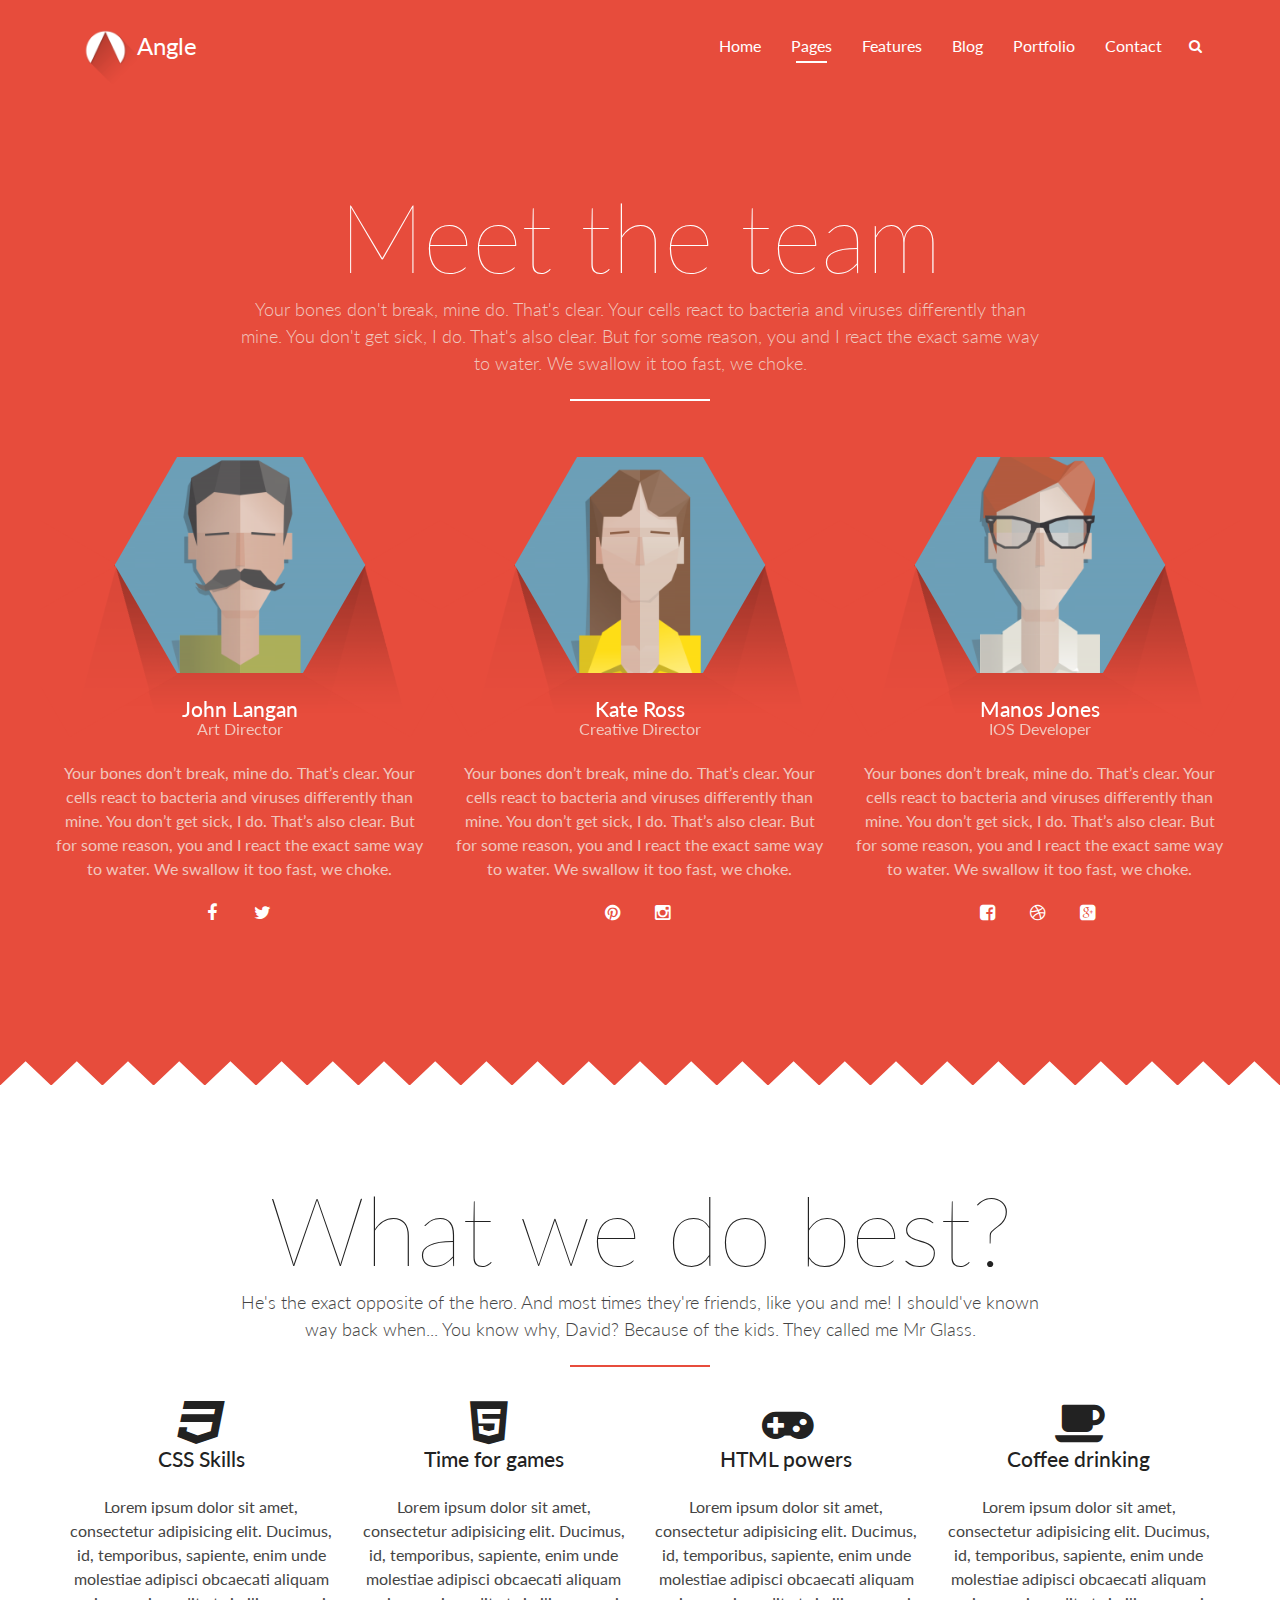
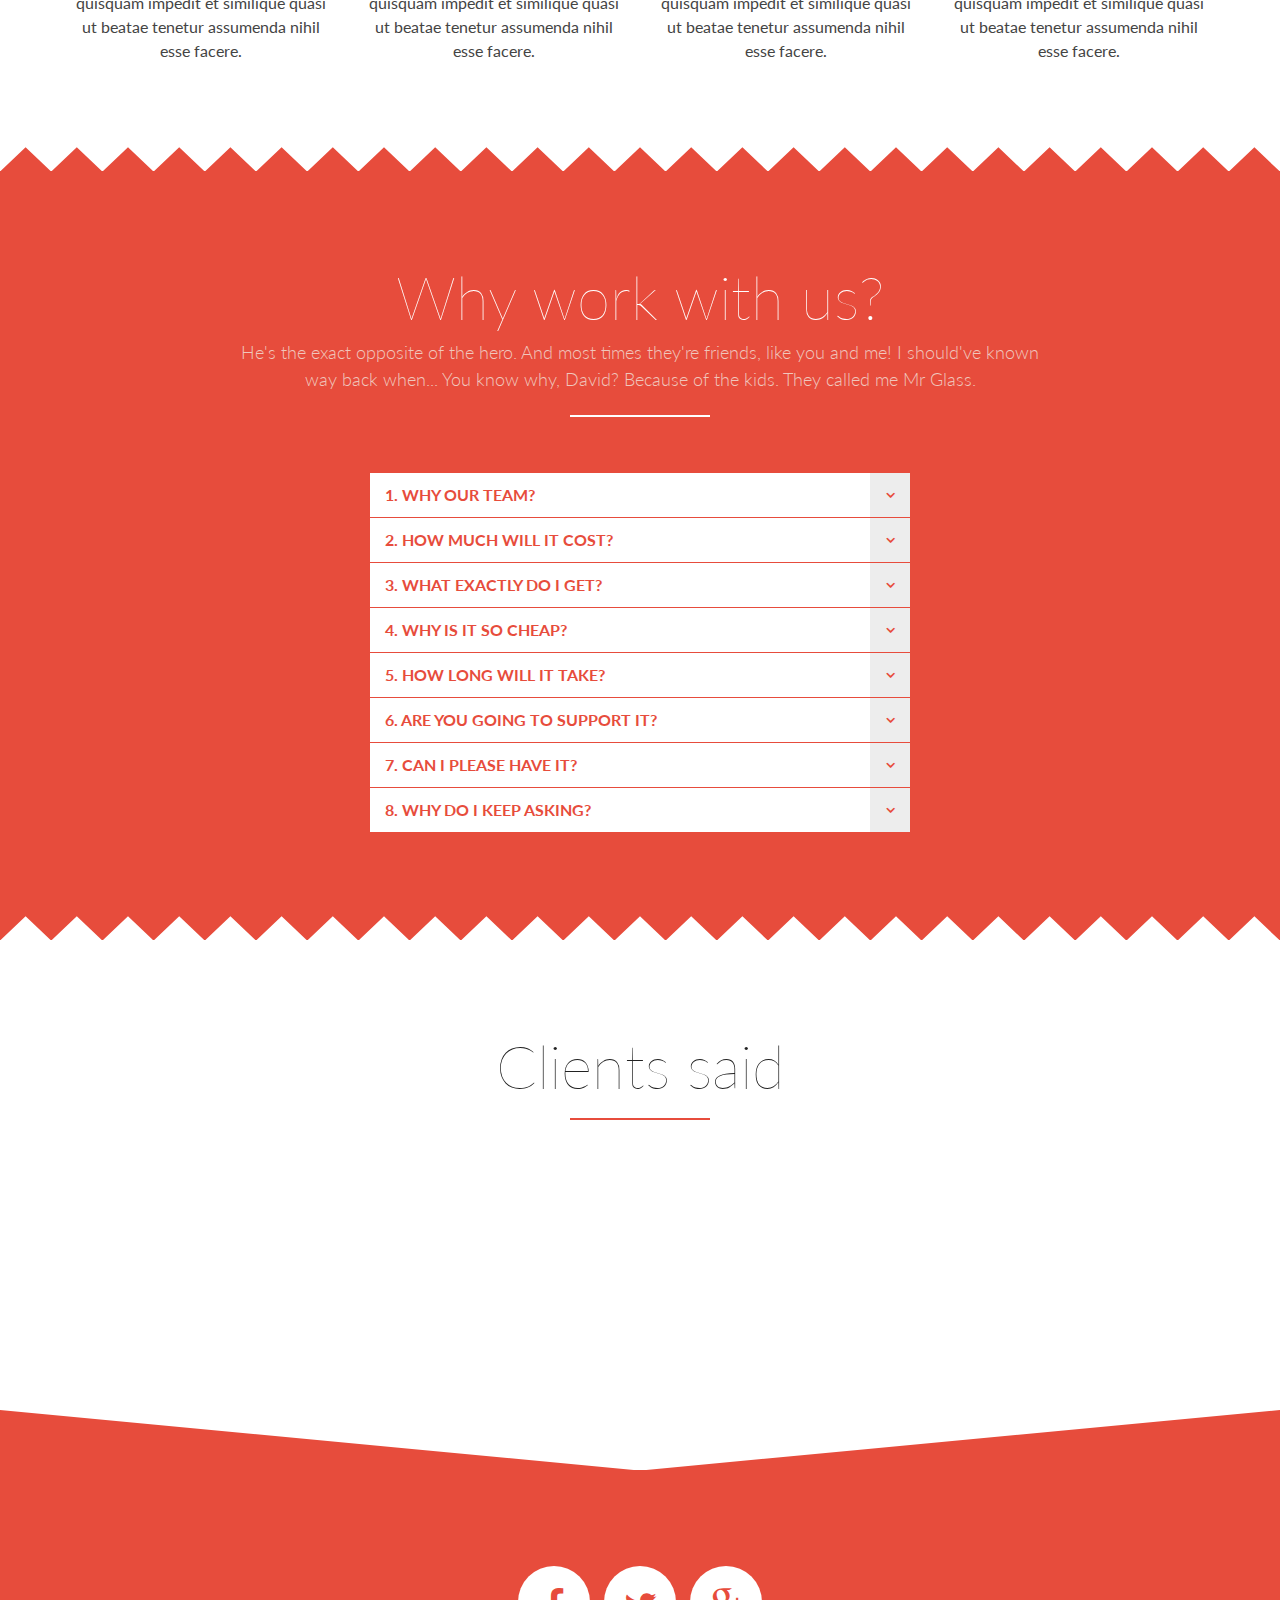
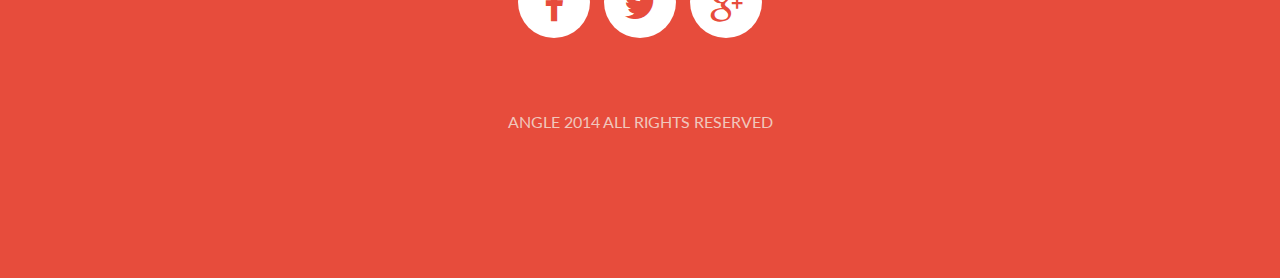
<file: about-us.html>
<!DOCTYPE html>
<html lang="en">
    <head>
        <meta charset="UTF-8">
        <meta http-equiv="X-UA-Compatible" content="IE=edge">
        <meta name="viewport" content="width=device-width, initial-scale=1">
        <title>About Us | Angle HTML</title>
        <link rel="icon" type="image/x-icon" href="assets/images/favicons/favicon.ico" />
        <link rel="icon" type="image/png" href="assets/images/favicons/favicon.png" />
        <!-- For iPhone 4 Retina display: -->
        <link rel="apple-touch-icon-precomposed" sizes="114x114" href="assets/images/favicons/apple-touch-icon-114x114-precomposed.png">
        <!-- For iPad: -->
        <link rel="apple-touch-icon-precomposed" sizes="72x72" href="assets/images/favicons/apple-touch-icon-72x72-precomposed.png">
        <!-- For iPhone: -->
        <link rel="apple-touch-icon-precomposed" href="assets/images/favicons/apple-touch-icon-60x60-precomposed.png">
        <link href='http://fonts.googleapis.com/css?family=Lato:100,300,400,700,900,400italic' rel='stylesheet' type='text/css'>
        <link rel="stylesheet" href="assets/css/bootstrap.min.css">
        <link rel="stylesheet" href="assets/css/theme.min.css">
        <link rel="stylesheet" href="assets/css/color-defaults.min.css">
        <link rel="stylesheet" href="assets/css/swatch-beige-black.min.css">
        <link rel="stylesheet" href="assets/css/swatch-black-beige.min.css">
        <link rel="stylesheet" href="assets/css/swatch-black-white.min.css">
        <link rel="stylesheet" href="assets/css/swatch-black-yellow.min.css">
        <link rel="stylesheet" href="assets/css/swatch-blue-white.min.css">
        <link rel="stylesheet" href="assets/css/swatch-green-white.min.css">
        <link rel="stylesheet" href="assets/css/swatch-red-white.min.css">
        <link rel="stylesheet" href="assets/css/swatch-white-black.min.css">
        <link rel="stylesheet" href="assets/css/swatch-white-blue.min.css">
        <link rel="stylesheet" href="assets/css/swatch-white-green.min.css">
        <link rel="stylesheet" href="assets/css/swatch-white-red.min.css">
        <link rel="stylesheet" href="assets/css/swatch-yellow-black.min.css">
        <link rel="stylesheet" href="assets/css/fonts.min.css" media="screen">
    </head>
    <body>
        <header id="masthead" class="navbar navbar-sticky swatch-red-white" role="banner">
            <div class="container">
                <div class="navbar-header">
                    <button type="button" class="navbar-toggle collapsed" data-toggle="collapse" data-target=".main-navbar">
                        <span class="icon-bar"></span>
                        <span class="icon-bar"></span>
                        <span class="icon-bar"></span>
                    </button>
                    <a href="../index.html" class="navbar-brand">
                        <img src="assets/images/logo.png" alt="One of the best themes ever">Angle
                    </a>
                </div>
                <nav class="collapse navbar-collapse main-navbar" role="navigation">
                    <div class="sidebar-widget widget_search pull-right">
                        <form>
                            <div class="input-group">
                                <input class="form-control" type="text" placeholder="Search here....">
                                <span class="input-group-btn">
                            <button class="btn" type="submit">
                                <i class="fa fa-search"></i>
                            </button>
                        </span>
                            </div>
                        </form>
                    </div>
                    <ul class="nav navbar-nav navbar-right">
                        <li class="dropdown ">
                            <a href="#" class="dropdown-toggle" data-toggle="dropdown">Home</a>
                            <ul class="dropdown-menu">
                                <li><a href="index.html">v1. Classic</a>
                                </li>
                                <li><a href="launch.html">v2. Product Launch</a>
                                </li>
                                <li><a href="about-us-home.html">v3. The team</a>
                                </li>
                                <li><a href="one-page.html">v4. One Page Style</a>
                                </li>
                                <li><a href="flexslider.html">v5. Flexslider</a>
                                </li>
                                <li><a href="revolution-slider.html">v6. Revolution SLider</a>
                                </li>
                            </ul>
                        </li>
                        <li class="dropdown active">
                            <a href="#" class="dropdown-toggle" data-toggle="dropdown">Pages</a>
                            <ul class="dropdown-menu">
                                <li><a href="services-page.html">Services</a>
                                </li>
                                <li><a href="services-alt-page.html">More Services</a>
                                </li>
                                <li><a href="single-service.html">Single Service</a>
                                </li>
                                <li><a href="about-us.html">About Us</a>
                                </li>
                                <li><a href="about-me.html">About Me</a>
                                </li>
                                <li><a href="office.html">Our Office</a>
                                </li>
                                <li><a href="faq.html">FAQ</a>
                                </li>
                                <li><a href="404.html">404</a>
                                </li>
                                <li><a href="countdown.html">Coming Soon</a>
                                </li>
                                <li><a href="pricing.html">Pricing</a>
                                </li>
                                <li><a href="sidebar-right.html">Right Sidebar</a>
                                </li>
                                <li><a href="sidebar-left.html">Left Sidebar</a>
                                </li>
                                <li><a href="header-alt.html">Alt Header</a>
                                </li>
                                <li><a href="footer-alt.html">Footer Columns</a>
                                </li>
                            </ul>
                        </li>
                        <li class="dropdown ">
                            <a href="#" class="dropdown-toggle" data-toggle="dropdown">Features</a>
                            <ul class="dropdown-menu">
                                <li><a href="typography.html">Typography</a>
                                </li>
                                <li><a href="elements.html">Elements</a>
                                </li>
                                <li><a href="icons.html">Font Icons</a>
                                </li>
                                <li><a href="custom-icons.html">Custom Icons</a>
                                </li>
                                <li><a href="tables.html">Tables</a>
                                </li>
                                <li><a href="section-decorations.html">Section Decorations</a>
                                </li>
                                <li><a href="background-videos.html">Background Videos</a>
                                </li>
                                <li><a href="background-images.html">Background Images</a>
                                </li>
                                <li><a href="color-swatches.html">Color Swatches</a>
                                </li>
                                <li><a href="scroll-animation.html">Scroll Animations</a>
                                </li>
                                <li><a href="header-options.html">Header Options</a>
                                </li>
                                <li><a href="footer-options.html">Footer Options</a>
                                </li>
                            </ul>
                        </li>
                        <li class="dropdown ">
                            <a href="#" class="dropdown-toggle" data-toggle="dropdown">Blog</a>
                            <ul class="dropdown-menu">
                                <li><a href="blog.html">Normal Blog</a>
                                </li>
                                <li><a href="blog-fullwidth.html">Full Width Blog</a>
                                </li>
                                <li><a href="grid-blog.html">Grid Blog</a>
                                </li>
                                <li><a href="post.html">Single Post</a>
                                </li>
                                <li><a href="blog-styles.html">Blog Styles</a>
                                </li>
                                <li><a href="results.html">Search Results</a>
                                </li>
                                <li><a href="author.html">Author&#x27;s Page</a>
                                </li>
                            </ul>
                        </li>
                        <li class="dropdown ">
                            <a href="#" class="dropdown-toggle" data-toggle="dropdown">Portfolio</a>
                            <ul class="dropdown-menu">
                                <li><a href="portfolio-2col.html">Two Columns</a>
                                </li>
                                <li><a href="portfolio-3col.html">Three Columns</a>
                                </li>
                                <li><a href="portfolio-4col.html">Four Columns</a>
                                </li>
                                <li><a href="portfolio-3col-circles.html">Circled Portfolio</a>
                                </li>
                                <li><a href="portfolio-3col-rect.html">Rectangle Portfolio</a>
                                </li>
                                <li><a href="portfolio-3col-squares.html">Square Portfolio</a>
                                </li>
                                <li role="presentation" class="divider"></li>
                                <li><a href="portfolio-item-big.html">Single Big</a>
                                </li>
                                <li><a href="portfolio-item-big-alt.html">Single Big Alt</a>
                                </li>
                                <li><a href="portfolio-item-small.html">Single Small</a>
                                </li>
                                <li><a href="portfolio-item-video.html">Single Video</a>
                                </li>
                                <li><a href="portfolio-item-gallery.html">Single Gallery</a>
                                </li>
                            </ul>
                        </li>
                        <li class="dropdown ">
                            <a href="#" class="dropdown-toggle" data-toggle="dropdown">Contact</a>
                            <ul class="dropdown-menu">
                                <li><a href="contact.html">Contact</a>
                                </li>
                                <li><a href="contact-alt.html">Contact Alt</a>
                                </li>
                            </ul>
                        </li>
                    </ul>
                </nav>
            </div>
        </header>
        <div id="content" role="main">
            <section class="section swatch-red-white">
                <div class="container">
                    <header class="section-header underline">
                        <h1 class="headline hyper hairline">Meet the team</h1>
                        <p class="">Your bones don&#x27;t break, mine do. That&#x27;s clear. Your cells react to bacteria and viruses differently than mine. You don&#x27;t get sick, I do. That&#x27;s also clear. But for some reason, you and I react the exact same
                            way to water. We swallow it too fast, we choke.</p>
                    </header>
                    <div class="row">
                        <ul class="list-unstyled row box-list">
                            <li class="col-md-4 os-animation" data-os-animation="fadeInUp" data-os-animation-delay=".0s">
                                <div class="box-hex flat-shadow box-huge">
                                    <div class="box-dummy"></div>
                                    <figure class="box-inner ">
                                        <img class="svg-inject" src="assets/images/design/people/man-1-600x518.png" alt="a man with a mustache" />
                                        <figcaption class="box-caption">
                                            <h4>Likes</h4>
                                            <p>Coffee and Beer</p>
                                        </figcaption>
                                    </figure>
                                </div>
                                <h3 class="text-center">
    
        <a href="about-me.html">
    
        John Langan
    
        </a>
    
    
        <small class="block">Art Director</small>
    
</h3>
                                <p class="text-center ">Your bones don’t break, mine do. That’s clear. Your cells react to bacteria and viruses differently than mine. You don’t get sick, I do. That’s also clear. But for some reason, you and I react the exact same way to water.
                                    We swallow it too fast, we choke.</p>
                                <ul class="list-inline text-center social-icons social-simple">
                                    <li>
                                        <a href="about-me.html" target="_self">
                                            <i class="fa fa-facebook"></i>
                                        </a>
                                    </li>
                                    <li>
                                        <a href="about-me.html" target="_self">
                                            <i class="fa fa-twitter"></i>
                                        </a>
                                    </li>
                                </ul>
                            </li>
                            <li class="col-md-4 text-center os-animation" data-os-animation="fadeInUp" data-os-animation-delay=".3s">
                                <div class="box-hex flat-shadow box-huge">
                                    <div class="box-dummy"></div>
                                    <figure class="box-inner ">
                                        <img class="svg-inject" src="assets/images/design/people/woman-1-600x518.png" alt="a woman" />
                                        <figcaption class="box-caption">
                                            <h4>Says</h4>
                                            <p>I like ancient stuff</p>
                                        </figcaption>
                                    </figure>
                                </div>
                                <h3 class="text-center">
    
        <a href="about-me.html">
    
        Kate Ross
    
        </a>
    
    
        <small class="block">Creative Director</small>
    
</h3>
                                <p class="text-center ">Your bones don’t break, mine do. That’s clear. Your cells react to bacteria and viruses differently than mine. You don’t get sick, I do. That’s also clear. But for some reason, you and I react the exact same way to water.
                                    We swallow it too fast, we choke.</p>
                                <ul class="list-inline text-center social-icons social-simple">
                                    <li>
                                        <a href="about-me.html" target="_self">
                                            <i class="fa fa-pinterest"></i>
                                        </a>
                                    </li>
                                    <li>
                                        <a href="about-me.html" target="_self">
                                            <i class="fa fa-instagram"></i>
                                        </a>
                                    </li>
                                </ul>
                            </li>
                            <li class="col-md-4 text-center os-animation" data-os-animation="fadeInUp" data-os-animation-delay=".6s">
                                <div class="box-hex flat-shadow box-huge">
                                    <div class="box-dummy"></div>
                                    <figure class="box-inner ">
                                        <img class="svg-inject" src="assets/images/design/people/man-2-600x518.png" alt="man" />
                                        <figcaption class="box-caption">
                                            <h4>Moto</h4>
                                            <p>Live and let die</p>
                                        </figcaption>
                                    </figure>
                                </div>
                                <h3 class="text-center">
    
        <a href="about-me.html">
    
        Manos Jones
    
        </a>
    
    
        <small class="block">IOS Developer</small>
    
</h3>
                                <p class="text-center ">Your bones don’t break, mine do. That’s clear. Your cells react to bacteria and viruses differently than mine. You don’t get sick, I do. That’s also clear. But for some reason, you and I react the exact same way to water.
                                    We swallow it too fast, we choke.</p>
                                <ul class="list-inline text-center social-icons social-simple">
                                    <li>
                                        <a href="about-me.html" target="_self">
                                            <i class="fa fa-facebook-square"></i>
                                        </a>
                                    </li>
                                    <li>
                                        <a href="about-me.html" target="_self">
                                            <i class="fa fa-dribbble"></i>
                                        </a>
                                    </li>
                                    <li>
                                        <a href="about-me.html" target="_self">
                                            <i class="fa fa-google-plus-square"></i>
                                        </a>
                                    </li>
                                </ul>
                            </li>
                        </ul>
                    </div>
                </div>
            </section>
            <section class="section swatch-white-red has-top">
                <div class="decor-top">
                    <svg class="decor hidden-xs hidden-sm" height="100%" preserveaspectratio="none" version="1.1" viewbox="0 0 100 100" width="100%" xmlns="http://www.w3.org/2000/svg">
                        <path d="M0 100 L2 60 L4 100 L6 60 L8 100 L10 60 L12 100 L14 60 L16 100 L18 60 L20 100 L22 60 L24 100 L26 60 L28 100 L30 60 L32 100 L34 60 L36 100 L38 60 L40 100 L42 60 L44 100 L46 60 L48 100 L50 60 L52 100 L54 60 L56 100 L58 60 L60 100 L62 60 L64 100 L66 60 L68 100 L70 60 L72 100 L74 60 L76 100 L78 60 L80 100 L82 60 L84 100 L86 60 L88 100 L90 60 L92 100 L94 60 L96 100 L98 60 L100 100 Z"
                        stroke-width="0"></path>
                    </svg>
                    <svg class="decor visible-xs visible-sm" height="100%" preserveaspectratio="none" version="1.1" viewbox="0 0 100 100" width="100%" xmlns="http://www.w3.org/2000/svg">
                        <path d="M0 100 L5 60 L10 100 L5 60 L10 100 L15 60 L20 100 L25 60 L30 100 L35 60 L40 100 L45 60 L50 100 L55 60 L60 100 L65 60 L70 100 L75 60 L80 100 L85 60 L90 100 L95 60 L100 100"></path>
                    </svg>
                </div>
                <div class="container">
                    <header class="section-header underline">
                        <h1 class="headline hyper hairline">What we do best?</h1>
                        <p class="">He&#x27;s the exact opposite of the hero. And most times they&#x27;re friends, like you and me! I should&#x27;ve known way back when... You know why, David? Because of the kids. They called me Mr Glass.</p>
                    </header>
                    <div class="row">
                        <div class="col-md-3  text-center">
                            <div class="chart easyPieChart" data-track-color="#e2d9d8" data-bar-color="#dd3333" data-line-width="20" data-percent="92" data-size="200">
                                <span>92</span>
                                <i class="fa fa-css3"></i>
                            </div>
                            <h3 class="margin-top">
                    CSS Skills
            </h3>
                            <p>
                                Lorem ipsum dolor sit amet, consectetur adipisicing elit. Ducimus, id, temporibus, sapiente, enim unde molestiae adipisci obcaecati aliquam quisquam impedit et similique quasi ut beatae tenetur assumenda nihil esse facere.
                            </p>
                        </div>
                        <div class="col-md-3  text-center">
                            <div class="chart easyPieChart" data-track-color="#e2d9d8" data-bar-color="#dd3333" data-line-width="20" data-percent="70" data-size="200">
                                <span>70</span>
                                <i class="fa fa-html5"></i>
                            </div>
                            <h3 class="margin-top">
                    Time for games
            </h3>
                            <p>
                                Lorem ipsum dolor sit amet, consectetur adipisicing elit. Ducimus, id, temporibus, sapiente, enim unde molestiae adipisci obcaecati aliquam quisquam impedit et similique quasi ut beatae tenetur assumenda nihil esse facere.
                            </p>
                        </div>
                        <div class="col-md-3  text-center">
                            <div class="chart easyPieChart" data-track-color="#e2d9d8" data-bar-color="#dd3333" data-line-width="20" data-percent="10" data-size="200">
                                <span>10</span>
                                <i class="fa fa-gamepad"></i>
                            </div>
                            <h3 class="margin-top">
                    HTML powers
            </h3>
                            <p>
                                Lorem ipsum dolor sit amet, consectetur adipisicing elit. Ducimus, id, temporibus, sapiente, enim unde molestiae adipisci obcaecati aliquam quisquam impedit et similique quasi ut beatae tenetur assumenda nihil esse facere.
                            </p>
                        </div>
                        <div class="col-md-3  text-center">
                            <div class="chart easyPieChart" data-track-color="#e2d9d8" data-bar-color="#dd3333" data-line-width="20" data-percent="50" data-size="200">
                                <span>50</span>
                                <i class="fa fa-coffee"></i>
                            </div>
                            <h3 class="margin-top">
                    Coffee drinking
            </h3>
                            <p>
                                Lorem ipsum dolor sit amet, consectetur adipisicing elit. Ducimus, id, temporibus, sapiente, enim unde molestiae adipisci obcaecati aliquam quisquam impedit et similique quasi ut beatae tenetur assumenda nihil esse facere.
                            </p>
                        </div>
                    </div>
                </div>
            </section>
            <section class="section swatch-red-white has-top">
                <div class="decor-top">
                    <svg class="decor hidden-xs hidden-sm" height="100%" preserveaspectratio="none" version="1.1" viewbox="0 0 100 100" width="100%" xmlns="http://www.w3.org/2000/svg">
                        <path d="M0 100 L2 60 L4 100 L6 60 L8 100 L10 60 L12 100 L14 60 L16 100 L18 60 L20 100 L22 60 L24 100 L26 60 L28 100 L30 60 L32 100 L34 60 L36 100 L38 60 L40 100 L42 60 L44 100 L46 60 L48 100 L50 60 L52 100 L54 60 L56 100 L58 60 L60 100 L62 60 L64 100 L66 60 L68 100 L70 60 L72 100 L74 60 L76 100 L78 60 L80 100 L82 60 L84 100 L86 60 L88 100 L90 60 L92 100 L94 60 L96 100 L98 60 L100 100 Z"
                        stroke-width="0"></path>
                    </svg>
                    <svg class="decor visible-xs visible-sm" height="100%" preserveaspectratio="none" version="1.1" viewbox="0 0 100 100" width="100%" xmlns="http://www.w3.org/2000/svg">
                        <path d="M0 100 L5 60 L10 100 L5 60 L10 100 L15 60 L20 100 L25 60 L30 100 L35 60 L40 100 L45 60 L50 100 L55 60 L60 100 L65 60 L70 100 L75 60 L80 100 L85 60 L90 100 L95 60 L100 100"></path>
                    </svg>
                </div>
                <div class="container">
                    <header class="section-header underline">
                        <h1 class="headline super hairline">Why work with us?</h1>
                        <p class="">He&#x27;s the exact opposite of the hero. And most times they&#x27;re friends, like you and me! I should&#x27;ve known way back when... You know why, David? Because of the kids. They called me Mr Glass.</p>
                    </header>
                    <div class="col-md-6 col-md-offset-3">
                        <div class="panel-group" id="accordion">
                            <div class="panel panel-default">
                                <div class="panel-heading">
                                    <a class="accordion-toggle collapsed" data-parent="#accordion" data-toggle="collapse" href="#collapseOne">
                  1. Why our team?
                </a>
                                </div>
                                <div class="panel-collapse collapse" id="collapseOne">
                                    <div class="panel-body">
                                        <p>
                                            Lorem ipsum dolor sit amet, consectetur adipiscing elit. Etiam consequat mattis dolor, commodo ultrices elit posuere non. Proin nec lorem ipsum. Sed tincidunt lorem id sapien dignissim ullamcorper. Fusce mauris ligula, luctus at dictum in, blandit ut
                                            odio. Curabitur dignissim luctus est non eleifend. Nam faucibus pretium accumsan. Mauris a semper libero. Morbi eu tellus tellus. Morbi mollis, sapien at sodales elementum, magna lectus consectetur elit, a feugiat
                                            ipsum eros vitae justo.
                                        </p>
                                    </div>
                                </div>
                            </div>
                            <div class="panel panel-default">
                                <div class="panel-heading">
                                    <a class="accordion-toggle collapsed" data-parent="#accordion" data-toggle="collapse" href="#collapseTwo">
                  2. How much will it cost?
                </a>
                                </div>
                                <div class="panel-collapse collapse" id="collapseTwo">
                                    <div class="panel-body">
                                        <p>
                                            Aliquam erat volutpat. Praesent rutrum auctor metus, in feugiat mi congue id. Curabitur ultricies dapibus aliquet. Sed id scelerisque tortor. Nulla facilisi. Praesent placerat gravida velit, ut adipiscing est tristique sed. Cras vel elit mauris, sed sagittis
                                            sem. Donec urna tellus, suscipit ac convallis vel, euismod a leo. Nulla pretium dapibus magna bibendum vehicula. Nunc laoreet magna nec dolor ornare pulvinar. Phasellus vel lacus dui, sit amet blandit tellus.
                                            Sed id ipsum at justo ultrices tempus vel vitae dolor.
                                        </p>
                                    </div>
                                </div>
                            </div>
                            <div class="panel panel-default">
                                <div class="panel-heading">
                                    <a class="accordion-toggle collapsed" data-parent="#accordion" data-toggle="collapse" href="#collapseThree">
                  3. What exactly do I get?
                </a>
                                </div>
                                <div class="panel-collapse collapse" id="collapseThree">
                                    <div class="panel-body">
                                        <p>
                                            Aliquam erat volutpat. Praesent rutrum auctor metus, in feugiat mi congue id. Curabitur ultricies dapibus aliquet. Sed id scelerisque tortor. Nulla facilisi. Praesent placerat gravida velit, ut adipiscing est tristique sed. Cras vel elit mauris, sed sagittis
                                            sem. Donec urna tellus, suscipit ac convallis vel, euismod a leo. Nulla pretium dapibus magna bibendum vehicula. Nunc laoreet magna nec dolor ornare pulvinar. Phasellus vel lacus dui, sit amet blandit tellus.
                                            Sed id ipsum at justo ultrices tempus vel vitae dolor.
                                        </p>
                                    </div>
                                </div>
                            </div>
                            <div class="panel panel-default">
                                <div class="panel-heading">
                                    <a class="accordion-toggle collapsed" data-parent="#accordion" data-toggle="collapse" href="#collapseFour">
                  4. Why is it so cheap?
                </a>
                                </div>
                                <div class="panel-collapse collapse" id="collapseFour">
                                    <div class="panel-body">
                                        <p>
                                            Aliquam erat volutpat. Praesent rutrum auctor metus, in feugiat mi congue id. Curabitur ultricies dapibus aliquet. Sed id scelerisque tortor. Nulla facilisi. Praesent placerat gravida velit, ut adipiscing est tristique sed. Cras vel elit mauris, sed sagittis
                                            sem. Donec urna tellus, suscipit ac convallis vel, euismod a leo. Nulla pretium dapibus magna bibendum vehicula. Nunc laoreet magna nec dolor ornare pulvinar. Phasellus vel lacus dui, sit amet blandit tellus.
                                            Sed id ipsum at justo ultrices tempus vel vitae dolor.
                                        </p>
                                    </div>
                                </div>
                            </div>
                            <div class="panel panel-default">
                                <div class="panel-heading">
                                    <a class="accordion-toggle collapsed" data-parent="#accordion" data-toggle="collapse" href="#collapseFive">
                  5. How long will it take?
                </a>
                                </div>
                                <div class="panel-collapse collapse" id="collapseFive">
                                    <div class="panel-body">
                                        <p>
                                            Aliquam erat volutpat. Praesent rutrum auctor metus, in feugiat mi congue id. Curabitur ultricies dapibus aliquet. Sed id scelerisque tortor. Nulla facilisi. Praesent placerat gravida velit, ut adipiscing est tristique sed. Cras vel elit mauris, sed sagittis
                                            sem. Donec urna tellus, suscipit ac convallis vel, euismod a leo. Nulla pretium dapibus magna bibendum vehicula. Nunc laoreet magna nec dolor ornare pulvinar. Phasellus vel lacus dui, sit amet blandit tellus.
                                            Sed id ipsum at justo ultrices tempus vel vitae dolor.
                                        </p>
                                    </div>
                                </div>
                            </div>
                            <div class="panel panel-default">
                                <div class="panel-heading">
                                    <a class="accordion-toggle collapsed" data-parent="#accordion" data-toggle="collapse" href="#collapseSix">
                  6. Are you going to support it?
                </a>
                                </div>
                                <div class="panel-collapse collapse" id="collapseSix">
                                    <div class="panel-body">
                                        <p>
                                            Aliquam erat volutpat. Praesent rutrum auctor metus, in feugiat mi congue id. Curabitur ultricies dapibus aliquet. Sed id scelerisque tortor. Nulla facilisi. Praesent placerat gravida velit, ut adipiscing est tristique sed. Cras vel elit mauris, sed sagittis
                                            sem. Donec urna tellus, suscipit ac convallis vel, euismod a leo. Nulla pretium dapibus magna bibendum vehicula. Nunc laoreet magna nec dolor ornare pulvinar. Phasellus vel lacus dui, sit amet blandit tellus.
                                            Sed id ipsum at justo ultrices tempus vel vitae dolor.
                                        </p>
                                    </div>
                                </div>
                            </div>
                            <div class="panel panel-default">
                                <div class="panel-heading">
                                    <a class="accordion-toggle collapsed" data-parent="#accordion" data-toggle="collapse" href="#collapseSeven">
                  7. Can I please have it?
                </a>
                                </div>
                                <div class="panel-collapse collapse" id="collapseSeven">
                                    <div class="panel-body">
                                        <p>
                                            Aliquam erat volutpat. Praesent rutrum auctor metus, in feugiat mi congue id. Curabitur ultricies dapibus aliquet. Sed id scelerisque tortor. Nulla facilisi. Praesent placerat gravida velit, ut adipiscing est tristique sed. Cras vel elit mauris, sed sagittis
                                            sem. Donec urna tellus, suscipit ac convallis vel, euismod a leo. Nulla pretium dapibus magna bibendum vehicula. Nunc laoreet magna nec dolor ornare pulvinar. Phasellus vel lacus dui, sit amet blandit tellus.
                                            Sed id ipsum at justo ultrices tempus vel vitae dolor.
                                        </p>
                                    </div>
                                </div>
                            </div>
                            <div class="panel panel-default">
                                <div class="panel-heading">
                                    <a class="accordion-toggle collapsed" data-parent="#accordion" data-toggle="collapse" href="#collapseEight">
                  8. Why do I keep asking?
                </a>
                                </div>
                                <div class="panel-collapse collapse" id="collapseEight">
                                    <div class="panel-body">
                                        <p>
                                            Aliquam erat volutpat. Praesent rutrum auctor metus, in feugiat mi congue id. Curabitur ultricies dapibus aliquet. Sed id scelerisque tortor. Nulla facilisi. Praesent placerat gravida velit, ut adipiscing est tristique sed. Cras vel elit mauris, sed sagittis
                                            sem. Donec urna tellus, suscipit ac convallis vel, euismod a leo. Nulla pretium dapibus magna bibendum vehicula. Nunc laoreet magna nec dolor ornare pulvinar. Phasellus vel lacus dui, sit amet blandit tellus.
                                            Sed id ipsum at justo ultrices tempus vel vitae dolor.
                                        </p>
                                    </div>
                                </div>
                            </div>
                        </div>
                    </div>
                </div>
            </section>
            <section class="section swatch-white-red has-top">
                <div class="decor-top">
                    <svg class="decor hidden-xs hidden-sm" height="100%" preserveaspectratio="none" version="1.1" viewbox="0 0 100 100" width="100%" xmlns="http://www.w3.org/2000/svg">
                        <path d="M0 100 L2 60 L4 100 L6 60 L8 100 L10 60 L12 100 L14 60 L16 100 L18 60 L20 100 L22 60 L24 100 L26 60 L28 100 L30 60 L32 100 L34 60 L36 100 L38 60 L40 100 L42 60 L44 100 L46 60 L48 100 L50 60 L52 100 L54 60 L56 100 L58 60 L60 100 L62 60 L64 100 L66 60 L68 100 L70 60 L72 100 L74 60 L76 100 L78 60 L80 100 L82 60 L84 100 L86 60 L88 100 L90 60 L92 100 L94 60 L96 100 L98 60 L100 100 Z"
                        stroke-width="0"></path>
                    </svg>
                    <svg class="decor visible-xs visible-sm" height="100%" preserveaspectratio="none" version="1.1" viewbox="0 0 100 100" width="100%" xmlns="http://www.w3.org/2000/svg">
                        <path d="M0 100 L5 60 L10 100 L5 60 L10 100 L15 60 L20 100 L25 60 L30 100 L35 60 L40 100 L45 60 L50 100 L55 60 L60 100 L65 60 L70 100 L75 60 L80 100 L85 60 L90 100 L95 60 L100 100"></path>
                    </svg>
                </div>
                <div class="container">
                    <header class="section-header underline">
                        <h1 class="headline super hairline">Clients said</h1>
                    </header>
                    <div class="row">
                        <div class="col-md-12 os-animation" data-os-animation="fadeInUp" data-os-animation-delay=".1s">
                            <div id="slider-flex2" class="flexslider" data-flex-speed="7000" data-flex-animation="slide" data-flex-directions="hide" data-flex-controls="show" data-flex-controlsalign="center">
                                <ul class="slides">
                                    <li>
                                        <blockquote class="fancy-blockquote">
                                            <div class="row">
                                                <div class="col-md-12">
                                                    <p>Nullam vitae sollicitudin eros. Cras varius vehicula velit ac congue quam dictum sed. Duis autem vel eum iriure dolor in hendrerit in vulputate velit esse molestie consequat.Donec sed odio dui. Nulla
                                                        vitae elit libero a pharetra augue. Nullam id dolor id ultricies ut vehicula ut id. Integer posuere erat a venenatis dapibus posuere velit aliquet duis mollis. Pellentesque ornare sem lacinia quam
                                                        venenatis vestibulum.</p>
                                                    <small>Manos Proistak
                                    
                                        <cite title="Source Title">Manager</cite>
                                    
                                </small>
                                                </div>
                                            </div>
                                        </blockquote>
                                    </li>
                                    <li>
                                        <blockquote class="fancy-blockquote">
                                            <div class="row">
                                                <div class="col-md-12">
                                                    <p>Cras aliquet felis in magna accumsan, sit amet mattis arcu auctor. Nunc sollicitudin auctor adipiscing. Cum sociis natoque penatibus et magnis dis parturient montes, nascetur ridiculus mus. Etiam lacus
                                                        ante, egestas id pellentesque vel, tempus at justo.</p>
                                                    <small>Christos Pantazis
                                    
                                        <cite title="Source Title">Executive</cite>
                                    
                                </small>
                                                </div>
                                            </div>
                                        </blockquote>
                                    </li>
                                </ul>
                            </div>
                        </div>
                    </div>
                </div>
            </section>
            <footer id="footer" role="contentinfo">
                <section class="section swatch-red-white has-top">
                    <div class="decor-top">
                        <svg class="decor" height="100%" preserveaspectratio="none" version="1.1" viewbox="0 0 100 100" width="100%" xmlns="http://www.w3.org/2000/svg">
                            <path d="M0 0 L50 100 L100 0 L100 100 L0 100" stroke-width="0"></path>
                        </svg>
                    </div>
                    <div class="container">
                        <div class="row">
                            <div class="col-md-12 text-center">
                                <div id="swatch_social-2" class="sidebar-widget  widget_swatch_social">
                                    <ul class="unstyled inline small-screen-center social-icons social-background social-big">
                                        <li>
                                            <a target="_blank" href="http://www.oxygenna.com">
                                                <i class="fa fa-facebook"></i>
                                            </a>
                                        </li>
                                        <li>
                                            <a target="_blank" href="http://www.oxygenna.com">
                                                <i class="fa fa-twitter"></i>
                                            </a>
                                        </li>
                                        <li>
                                            <a target="_blank" href="http://www.oxygenna.com">
                                                <i class="fa fa-google-plus"></i>
                                            </a>
                                        </li>
                                    </ul>
                                </div>
                                <div id="text-4" class="sidebar-widget widget_text">
                                    <div class="textwidget">ANGLE 2014 ALL RIGHTS RESERVED
                                    </div>
                                </div>
                            </div>
                        </div>
                    </div>
                </section>
            </footer>
        </div>
        <a class="go-top hex-alt" href="javascript:void(0)">
            <i class="fa fa-angle-up"></i>
        </a>
        <script src="assets/js/packages.min.js"></script>
        <script src="assets/js/theme.min.js"></script>
    </body>
</html>
</file>
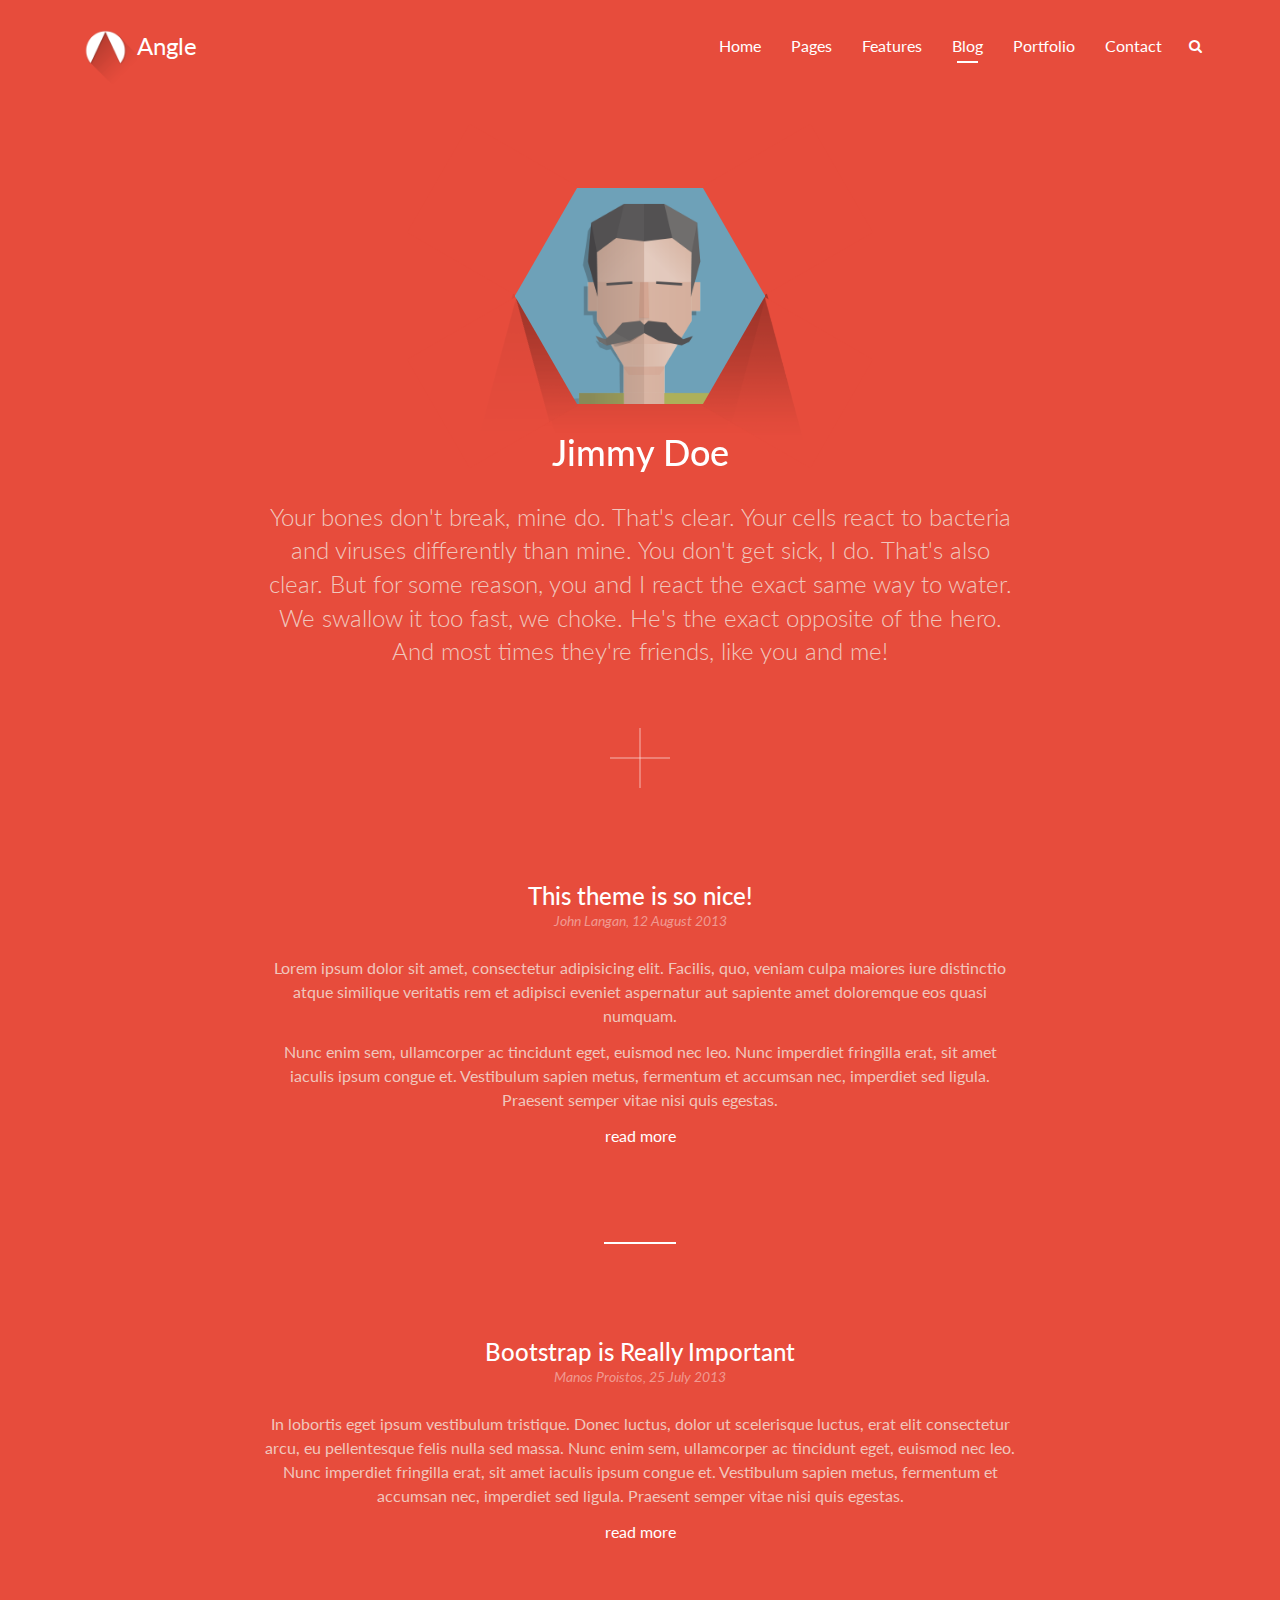
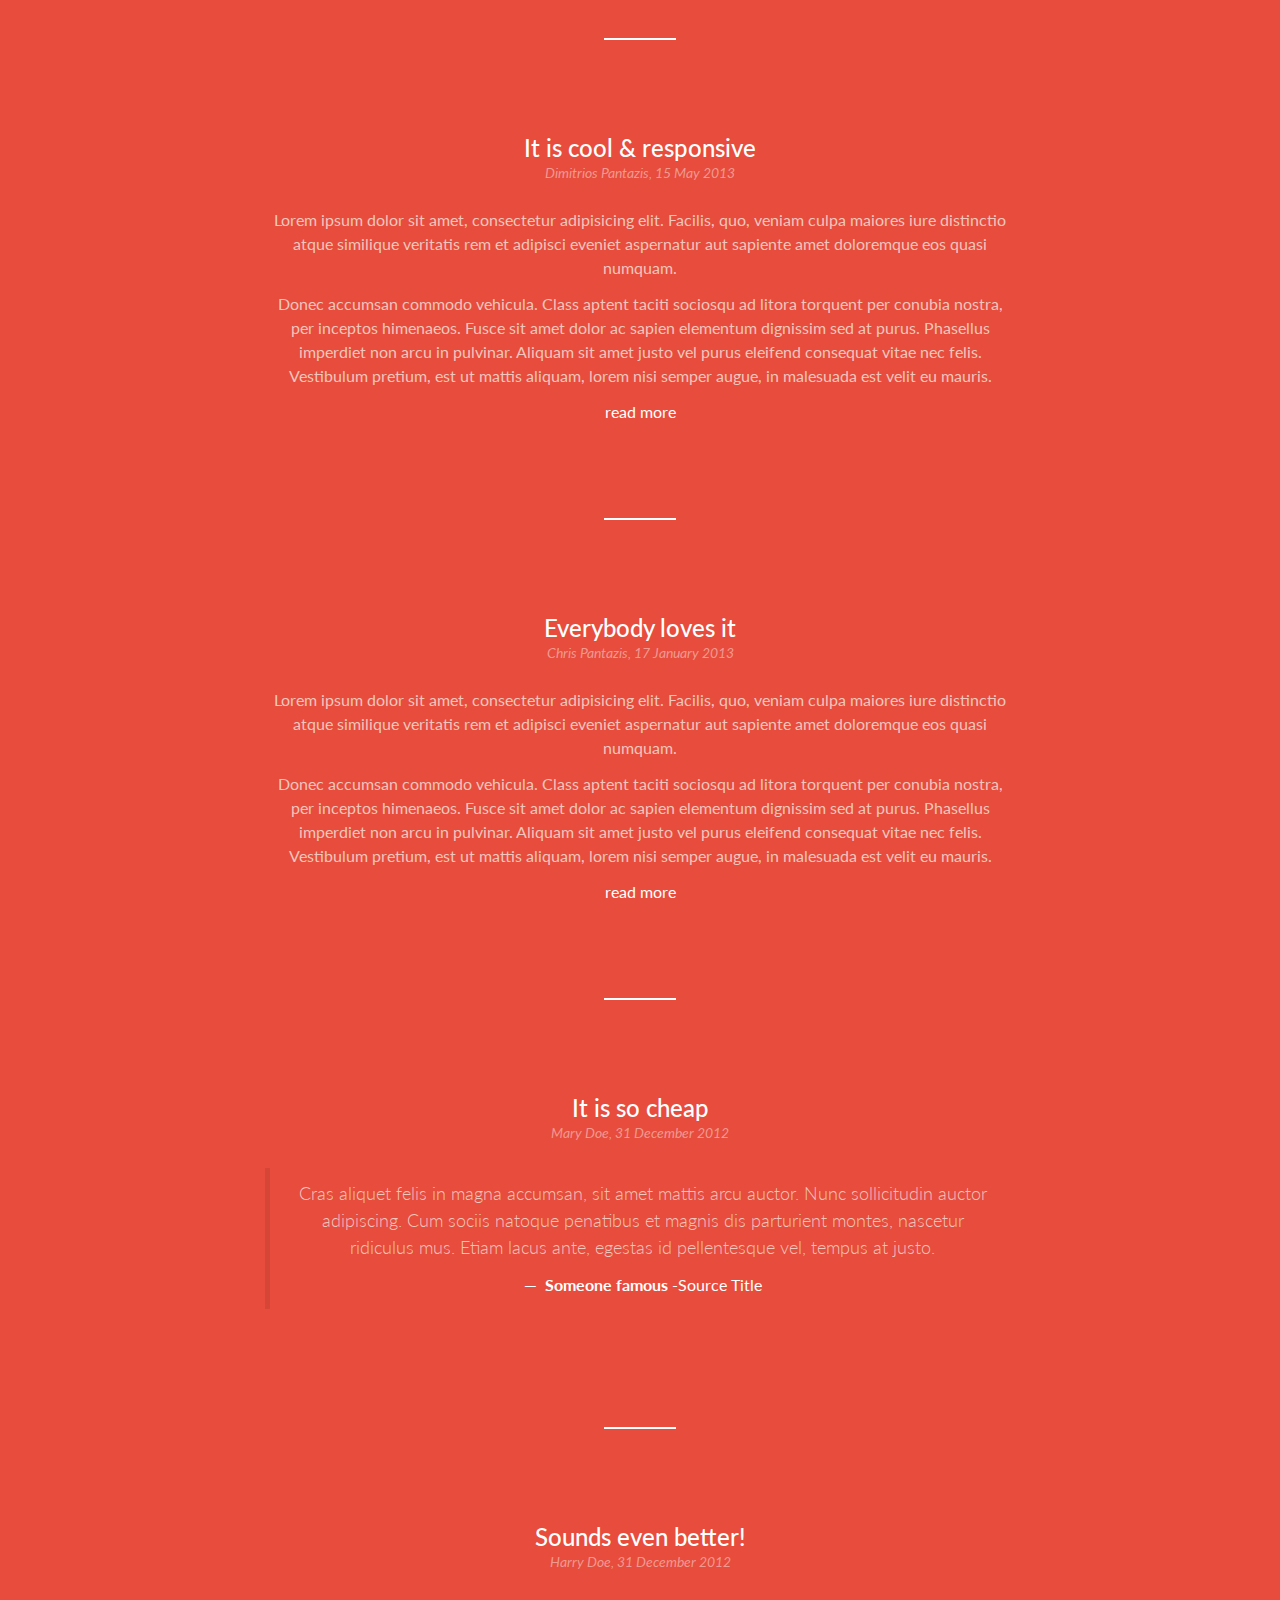
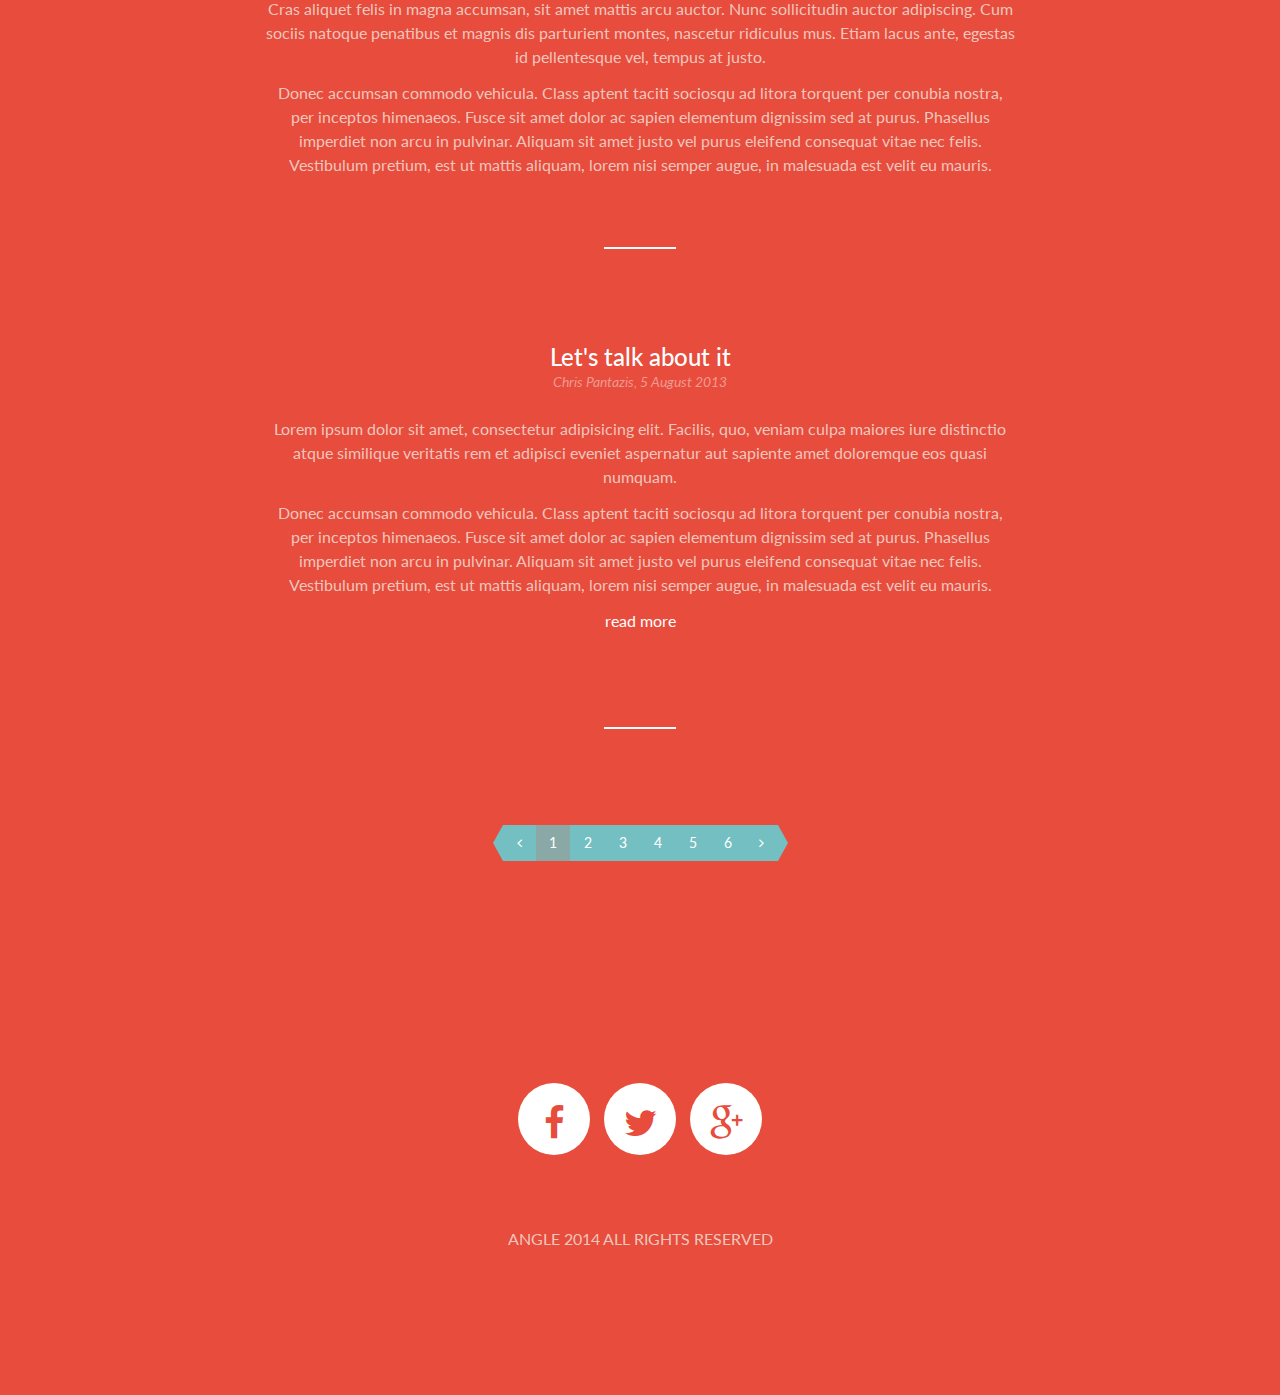
<file: author.html>
<!DOCTYPE html>
<html lang="en">
    <head>
        <meta charset="UTF-8">
        <meta http-equiv="X-UA-Compatible" content="IE=edge">
        <meta name="viewport" content="width=device-width, initial-scale=1">
        <title>Author | Angle HTML</title>
        <link rel="icon" type="image/x-icon" href="assets/images/favicons/favicon.ico" />
        <link rel="icon" type="image/png" href="assets/images/favicons/favicon.png" />
        <!-- For iPhone 4 Retina display: -->
        <link rel="apple-touch-icon-precomposed" sizes="114x114" href="assets/images/favicons/apple-touch-icon-114x114-precomposed.png">
        <!-- For iPad: -->
        <link rel="apple-touch-icon-precomposed" sizes="72x72" href="assets/images/favicons/apple-touch-icon-72x72-precomposed.png">
        <!-- For iPhone: -->
        <link rel="apple-touch-icon-precomposed" href="assets/images/favicons/apple-touch-icon-60x60-precomposed.png">
        <link href='http://fonts.googleapis.com/css?family=Lato:100,300,400,700,900,400italic' rel='stylesheet' type='text/css'>
        <link rel="stylesheet" href="assets/css/bootstrap.min.css">
        <link rel="stylesheet" href="assets/css/theme.min.css">
        <link rel="stylesheet" href="assets/css/color-defaults.min.css">
        <link rel="stylesheet" href="assets/css/swatch-beige-black.min.css">
        <link rel="stylesheet" href="assets/css/swatch-black-beige.min.css">
        <link rel="stylesheet" href="assets/css/swatch-black-white.min.css">
        <link rel="stylesheet" href="assets/css/swatch-black-yellow.min.css">
        <link rel="stylesheet" href="assets/css/swatch-blue-white.min.css">
        <link rel="stylesheet" href="assets/css/swatch-green-white.min.css">
        <link rel="stylesheet" href="assets/css/swatch-red-white.min.css">
        <link rel="stylesheet" href="assets/css/swatch-white-black.min.css">
        <link rel="stylesheet" href="assets/css/swatch-white-blue.min.css">
        <link rel="stylesheet" href="assets/css/swatch-white-green.min.css">
        <link rel="stylesheet" href="assets/css/swatch-white-red.min.css">
        <link rel="stylesheet" href="assets/css/swatch-yellow-black.min.css">
        <link rel="stylesheet" href="assets/css/fonts.min.css" media="screen">
    </head>
    <body>
        <header id="masthead" class="navbar navbar-sticky swatch-red-white" role="banner">
            <div class="container">
                <div class="navbar-header">
                    <button type="button" class="navbar-toggle collapsed" data-toggle="collapse" data-target=".main-navbar">
                        <span class="icon-bar"></span>
                        <span class="icon-bar"></span>
                        <span class="icon-bar"></span>
                    </button>
                    <a href="../index.html" class="navbar-brand">
                        <img src="assets/images/logo.png" alt="One of the best themes ever">Angle
                    </a>
                </div>
                <nav class="collapse navbar-collapse main-navbar" role="navigation">
                    <div class="sidebar-widget widget_search pull-right">
                        <form>
                            <div class="input-group">
                                <input class="form-control" type="text" placeholder="Search here....">
                                <span class="input-group-btn">
                            <button class="btn" type="submit">
                                <i class="fa fa-search"></i>
                            </button>
                        </span>
                            </div>
                        </form>
                    </div>
                    <ul class="nav navbar-nav navbar-right">
                        <li class="dropdown ">
                            <a href="#" class="dropdown-toggle" data-toggle="dropdown">Home</a>
                            <ul class="dropdown-menu">
                                <li><a href="index.html">v1. Classic</a>
                                </li>
                                <li><a href="launch.html">v2. Product Launch</a>
                                </li>
                                <li><a href="about-us-home.html">v3. The team</a>
                                </li>
                                <li><a href="one-page.html">v4. One Page Style</a>
                                </li>
                                <li><a href="flexslider.html">v5. Flexslider</a>
                                </li>
                                <li><a href="revolution-slider.html">v6. Revolution SLider</a>
                                </li>
                            </ul>
                        </li>
                        <li class="dropdown ">
                            <a href="#" class="dropdown-toggle" data-toggle="dropdown">Pages</a>
                            <ul class="dropdown-menu">
                                <li><a href="services-page.html">Services</a>
                                </li>
                                <li><a href="services-alt-page.html">More Services</a>
                                </li>
                                <li><a href="single-service.html">Single Service</a>
                                </li>
                                <li><a href="about-us.html">About Us</a>
                                </li>
                                <li><a href="about-me.html">About Me</a>
                                </li>
                                <li><a href="office.html">Our Office</a>
                                </li>
                                <li><a href="faq.html">FAQ</a>
                                </li>
                                <li><a href="404.html">404</a>
                                </li>
                                <li><a href="countdown.html">Coming Soon</a>
                                </li>
                                <li><a href="pricing.html">Pricing</a>
                                </li>
                                <li><a href="sidebar-right.html">Right Sidebar</a>
                                </li>
                                <li><a href="sidebar-left.html">Left Sidebar</a>
                                </li>
                                <li><a href="header-alt.html">Alt Header</a>
                                </li>
                                <li><a href="footer-alt.html">Footer Columns</a>
                                </li>
                            </ul>
                        </li>
                        <li class="dropdown ">
                            <a href="#" class="dropdown-toggle" data-toggle="dropdown">Features</a>
                            <ul class="dropdown-menu">
                                <li><a href="typography.html">Typography</a>
                                </li>
                                <li><a href="elements.html">Elements</a>
                                </li>
                                <li><a href="icons.html">Font Icons</a>
                                </li>
                                <li><a href="custom-icons.html">Custom Icons</a>
                                </li>
                                <li><a href="tables.html">Tables</a>
                                </li>
                                <li><a href="section-decorations.html">Section Decorations</a>
                                </li>
                                <li><a href="background-videos.html">Background Videos</a>
                                </li>
                                <li><a href="background-images.html">Background Images</a>
                                </li>
                                <li><a href="color-swatches.html">Color Swatches</a>
                                </li>
                                <li><a href="scroll-animation.html">Scroll Animations</a>
                                </li>
                                <li><a href="header-options.html">Header Options</a>
                                </li>
                                <li><a href="footer-options.html">Footer Options</a>
                                </li>
                            </ul>
                        </li>
                        <li class="dropdown active">
                            <a href="#" class="dropdown-toggle" data-toggle="dropdown">Blog</a>
                            <ul class="dropdown-menu">
                                <li><a href="blog.html">Normal Blog</a>
                                </li>
                                <li><a href="blog-fullwidth.html">Full Width Blog</a>
                                </li>
                                <li><a href="grid-blog.html">Grid Blog</a>
                                </li>
                                <li><a href="post.html">Single Post</a>
                                </li>
                                <li><a href="blog-styles.html">Blog Styles</a>
                                </li>
                                <li><a href="results.html">Search Results</a>
                                </li>
                                <li><a href="author.html">Author&#x27;s Page</a>
                                </li>
                            </ul>
                        </li>
                        <li class="dropdown ">
                            <a href="#" class="dropdown-toggle" data-toggle="dropdown">Portfolio</a>
                            <ul class="dropdown-menu">
                                <li><a href="portfolio-2col.html">Two Columns</a>
                                </li>
                                <li><a href="portfolio-3col.html">Three Columns</a>
                                </li>
                                <li><a href="portfolio-4col.html">Four Columns</a>
                                </li>
                                <li><a href="portfolio-3col-circles.html">Circled Portfolio</a>
                                </li>
                                <li><a href="portfolio-3col-rect.html">Rectangle Portfolio</a>
                                </li>
                                <li><a href="portfolio-3col-squares.html">Square Portfolio</a>
                                </li>
                                <li role="presentation" class="divider"></li>
                                <li><a href="portfolio-item-big.html">Single Big</a>
                                </li>
                                <li><a href="portfolio-item-big-alt.html">Single Big Alt</a>
                                </li>
                                <li><a href="portfolio-item-small.html">Single Small</a>
                                </li>
                                <li><a href="portfolio-item-video.html">Single Video</a>
                                </li>
                                <li><a href="portfolio-item-gallery.html">Single Gallery</a>
                                </li>
                            </ul>
                        </li>
                        <li class="dropdown ">
                            <a href="#" class="dropdown-toggle" data-toggle="dropdown">Contact</a>
                            <ul class="dropdown-menu">
                                <li><a href="contact.html">Contact</a>
                                </li>
                                <li><a href="contact-alt.html">Contact Alt</a>
                                </li>
                            </ul>
                        </li>
                    </ul>
                </nav>
            </div>
        </header>
        <div id="content" role="main">
            <section class="section swatch-red-white text-center">
                <div class="container">
                    <div class="row">
                        <div class="col-md-8 col-md-offset-2">
                            <div class="box-round flat-shadow box-huge box-hex">
                                <div class="box-dummy"></div>
                                <figure class="box-inner ">
                                    <img class="" src="assets/images/design/people/man-1-300x259.png" alt="some image" />
                                </figure>
                            </div>
                            <h1>Jimmy Doe</h1>
                            <p class="lead">
                                Your bones don't break, mine do. That's clear. Your cells react to bacteria and viruses differently than mine. You don't get sick, I do. That's also clear. But for some reason, you and I react the exact same way to water. We swallow it too fast, we choke.
                                He's the exact opposite of the hero. And most times they're friends, like you and me!
                            </p>
                        </div>
                    </div>
                </div>
            </section>
            <section class="section swatch-red-white has-top">
                <div class="decor-top">
                    <svg class="decor" height="60px" preserveaspectratio="none" style="height: 60px !important;" version="1.1" viewbox="0 0 100 100" width="60px" xmlns="http://www.w3.org/2000/svg">
                        <path d="M50 0 L50 100" stroke-width="1"></path>
                        <path d="M0 50 L100 50" stroke-width="1"></path>
                    </svg>
                </div>
                <div class="container">
                    <div class="row">
                        <div class="col-md-8 col-md-offset-2">
                            <article class="post small-screen-center text-center">
                                <div class="post-head">
                                    <h2 class="post-title">
                  <a href="post.html">
                    This theme is so nice!
                  </a>
                </h2>
                                    <small class="post-author">
                  <a href="blog.html">John Langan,</a>
                </small>
                                    <small class="post-date">
                  <a href="post.html">12 August 2013</a>
                </small>
                                </div>
                                <div class="post-body padded">
                                    <p>
                                        Lorem ipsum dolor sit amet, consectetur adipisicing elit. Facilis, quo, veniam culpa maiores iure distinctio atque similique veritatis rem et adipisci eveniet aspernatur aut sapiente amet doloremque eos quasi numquam.
                                    </p>
                                    <p>
                                        Nunc enim sem, ullamcorper ac tincidunt eget, euismod nec leo. Nunc imperdiet fringilla erat, sit amet iaculis ipsum congue et. Vestibulum sapien metus, fermentum et accumsan nec, imperdiet sed ligula. Praesent semper vitae nisi quis egestas.
                                    </p>
                                    <a class="more-link" href="post.html">
                  read more
                </a>
                                </div>
                                <div class="post-extras bordered padded-huge"></div>
                            </article>
                            <article class="post small-screen-center text-center">
                                <div class="post-head">
                                    <h2 class="post-title">
                  <a href="post.html">
                    Bootstrap is Really Important
                  </a>
                </h2>
                                    <small class="post-author">
                  <a href="blog.html">Manos Proistos,</a>
                </small>
                                    <small class="post-date">
                  <a href="post.html">25 July 2013</a>
                </small>
                                </div>
                                <div class="post-body padded">
                                    <p>
                                        In lobortis eget ipsum vestibulum tristique. Donec luctus, dolor ut scelerisque luctus, erat elit consectetur arcu, eu pellentesque felis nulla sed massa. Nunc enim sem, ullamcorper ac tincidunt eget, euismod nec leo. Nunc imperdiet fringilla erat, sit
                                        amet iaculis ipsum congue et. Vestibulum sapien metus, fermentum et accumsan nec, imperdiet sed ligula. Praesent semper vitae nisi quis egestas.
                                    </p>
                                    <a class="more-link" href="post.html">
                  read more
                </a>
                                </div>
                                <div class="post-extras bordered padded-huge"></div>
                            </article>
                            <article class="post small-screen-center text-center">
                                <div class="post-head">
                                    <h2 class="post-title">
                  <a href="post.html">
                    It is cool &amp; responsive
                  </a>
                </h2>
                                    <small class="post-author">
                  <a href="blog.html">Dimitrios Pantazis,</a>
                </small>
                                    <small class="post-date">
                  <a href="post.html">15 May 2013</a>
                </small>
                                </div>
                                <div class="post-body padded">
                                    <p>
                                        Lorem ipsum dolor sit amet, consectetur adipisicing elit. Facilis, quo, veniam culpa maiores iure distinctio atque similique veritatis rem et adipisci eveniet aspernatur aut sapiente amet doloremque eos quasi numquam.
                                    </p>
                                    <p>
                                        Donec accumsan commodo vehicula. Class aptent taciti sociosqu ad litora torquent per conubia nostra, per inceptos himenaeos. Fusce sit amet dolor ac sapien elementum dignissim sed at purus. Phasellus imperdiet non arcu in pulvinar. Aliquam sit amet justo
                                        vel purus eleifend consequat vitae nec felis. Vestibulum pretium, est ut mattis aliquam, lorem nisi semper augue, in malesuada est velit eu mauris.
                                    </p>
                                    <a class="more-link" href="post.html">
                  read more
                </a>
                                </div>
                                <div class="post-extras bordered padded-huge"></div>
                            </article>
                            <article class="post small-screen-center text-center">
                                <div class="post-head">
                                    <h2 class="post-title">
                  <a href="post.html">
                    Everybody loves it
                  </a>
                </h2>
                                    <small class="post-author">
                  <a href="blog.html">Chris Pantazis,</a>
                </small>
                                    <small class="post-date">
                  <a href="post.html">17 January 2013</a>
                </small>
                                </div>
                                <div class="post-body padded">
                                    <p>
                                        Lorem ipsum dolor sit amet, consectetur adipisicing elit. Facilis, quo, veniam culpa maiores iure distinctio atque similique veritatis rem et adipisci eveniet aspernatur aut sapiente amet doloremque eos quasi numquam.
                                    </p>
                                    <p>
                                        Donec accumsan commodo vehicula. Class aptent taciti sociosqu ad litora torquent per conubia nostra, per inceptos himenaeos. Fusce sit amet dolor ac sapien elementum dignissim sed at purus. Phasellus imperdiet non arcu in pulvinar. Aliquam sit amet justo
                                        vel purus eleifend consequat vitae nec felis. Vestibulum pretium, est ut mattis aliquam, lorem nisi semper augue, in malesuada est velit eu mauris.
                                    </p>
                                    <a class="more-link" href="post.html">
                  read more
                </a>
                                </div>
                                <div class="post-extras bordered padded-huge"></div>
                            </article>
                            <article class="post small-screen-center text-center">
                                <div class="post-head">
                                    <h2 class="post-title">
                  <a href="post.html">
                    It is so cheap
                  </a>
                </h2>
                                    <small class="post-author">
                  <a href="blog.html">Mary Doe,</a>
                </small>
                                    <small class="post-date">
                  <a href="post.html">31 December 2012</a>
                </small>
                                </div>
                                <div class="post-body padded">
                                    <blockquote>
                                        <p>Cras aliquet felis in magna accumsan, sit amet mattis arcu auctor. Nunc sollicitudin auctor adipiscing. Cum sociis natoque penatibus et magnis dis parturient montes, nascetur ridiculus mus. Etiam lacus ante, egestas
                                            id pellentesque vel, tempus at justo.</p>
                                        <small>
                    Someone famous
                    <cite title="Source Title">Source Title</cite>
                  </small>
                                    </blockquote>
                                </div>
                                <div class="post-extras bordered padded-huge"></div>
                            </article>
                            <article class="post small-screen-center text-center">
                                <div class="post-head">
                                    <h2 class="post-title">
                  <a href="post.html">
                    Sounds even better!
                  </a>
                </h2>
                                    <small class="post-author">
                  <a href="blog.html">Harry Doe,</a>
                </small>
                                    <small class="post-date">
                  <a href="post.html">31 December 2012</a>
                </small>
                                </div>
                                <div class="post-body">
                                    <p>
                                        Cras aliquet felis in magna accumsan, sit amet mattis arcu auctor. Nunc sollicitudin auctor adipiscing. Cum sociis natoque penatibus et magnis dis parturient montes, nascetur ridiculus mus. Etiam lacus ante, egestas id pellentesque vel, tempus at justo.
                                    </p>
                                    <p>
                                        Donec accumsan commodo vehicula. Class aptent taciti sociosqu ad litora torquent per conubia nostra, per inceptos himenaeos. Fusce sit amet dolor ac sapien elementum dignissim sed at purus. Phasellus imperdiet non arcu in pulvinar. Aliquam sit amet justo
                                        vel purus eleifend consequat vitae nec felis. Vestibulum pretium, est ut mattis aliquam, lorem nisi semper augue, in malesuada est velit eu mauris.
                                    </p>
                                </div>
                                <div class="post-extras bordered padded-huge"></div>
                            </article>
                            <article class="post small-screen-center text-center">
                                <div class="post-head">
                                    <h2 class="post-title">
                  <a href="post.html">
                    Let's talk about it
                  </a>
                </h2>
                                    <small class="post-author">
                  <a href="blog.html">Chris Pantazis,</a>
                </small>
                                    <small class="post-date">
                  <a href="post.html">5 August 2013</a>
                </small>
                                </div>
                                <div class="post-body padded">
                                    <p>
                                        Lorem ipsum dolor sit amet, consectetur adipisicing elit. Facilis, quo, veniam culpa maiores iure distinctio atque similique veritatis rem et adipisci eveniet aspernatur aut sapiente amet doloremque eos quasi numquam.
                                    </p>
                                    <p>
                                        Donec accumsan commodo vehicula. Class aptent taciti sociosqu ad litora torquent per conubia nostra, per inceptos himenaeos. Fusce sit amet dolor ac sapien elementum dignissim sed at purus. Phasellus imperdiet non arcu in pulvinar. Aliquam sit amet justo
                                        vel purus eleifend consequat vitae nec felis. Vestibulum pretium, est ut mattis aliquam, lorem nisi semper augue, in malesuada est velit eu mauris.
                                    </p>
                                    <a class="more-link" href="post.html">
                  read more
                </a>
                                </div>
                                <div class="post-extras bordered padded-huge"></div>
                            </article>
                            <div class="text-center">
                                <ul class="post-navigation pagination">
                                    <li class="disabled">
                                        <a href="#">
                                            <i class="fa fa-angle-left"></i>
                                        </a>
                                    </li>
                                    <li class="active">
                                        <a href="#">1</a>
                                    </li>
                                    <li>
                                        <a href="#">2</a>
                                    </li>
                                    <li>
                                        <a href="#">3</a>
                                    </li>
                                    <li>
                                        <a href="#">4</a>
                                    </li>
                                    <li>
                                        <a href="#">5</a>
                                    </li>
                                    <li>
                                        <a href="#">6</a>
                                    </li>
                                    <li>
                                        <a class="btn btn-primary" href="#">
                                            <i class="fa fa-angle-right"></i>
                                        </a>
                                    </li>
                                </ul>
                            </div>
                        </div>
                    </div>
                </div>
            </section>
            <footer id="footer" role="contentinfo">
                <section class="section swatch-red-white has-top">
                    <div class="decor-top">
                        <svg class="decor" height="100%" preserveaspectratio="none" version="1.1" viewbox="0 0 100 100" width="100%" xmlns="http://www.w3.org/2000/svg">
                            <path d="M0 0 L50 100 L100 0 L100 100 L0 100" stroke-width="0"></path>
                        </svg>
                    </div>
                    <div class="container">
                        <div class="row">
                            <div class="col-md-12 text-center">
                                <div id="swatch_social-2" class="sidebar-widget  widget_swatch_social">
                                    <ul class="unstyled inline small-screen-center social-icons social-background social-big">
                                        <li>
                                            <a target="_blank" href="http://www.oxygenna.com">
                                                <i class="fa fa-facebook"></i>
                                            </a>
                                        </li>
                                        <li>
                                            <a target="_blank" href="http://www.oxygenna.com">
                                                <i class="fa fa-twitter"></i>
                                            </a>
                                        </li>
                                        <li>
                                            <a target="_blank" href="http://www.oxygenna.com">
                                                <i class="fa fa-google-plus"></i>
                                            </a>
                                        </li>
                                    </ul>
                                </div>
                                <div id="text-4" class="sidebar-widget widget_text">
                                    <div class="textwidget">ANGLE 2014 ALL RIGHTS RESERVED
                                    </div>
                                </div>
                            </div>
                        </div>
                    </div>
                </section>
            </footer>
        </div>
        <a class="go-top hex-alt" href="javascript:void(0)">
            <i class="fa fa-angle-up"></i>
        </a>
        <script src="assets/js/packages.min.js"></script>
        <script src="assets/js/theme.min.js"></script>
    </body>
</html>
</file>
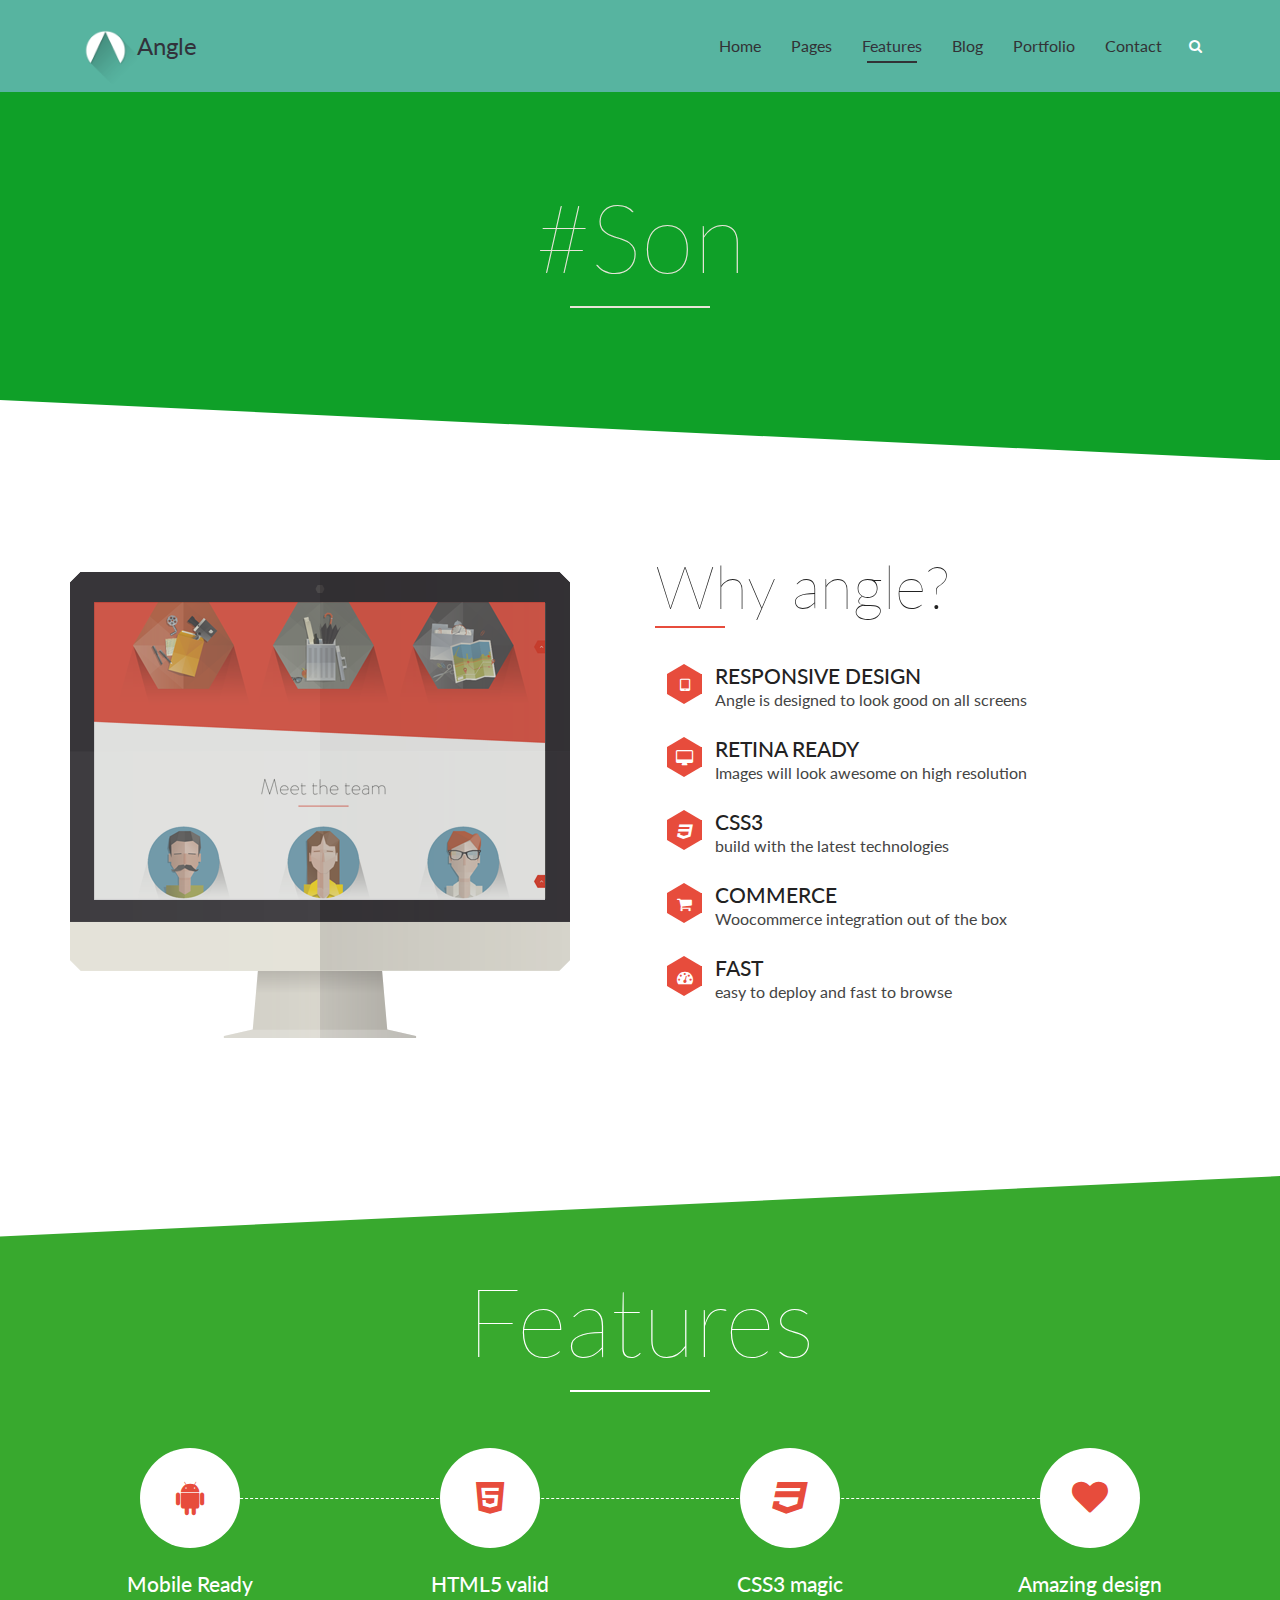
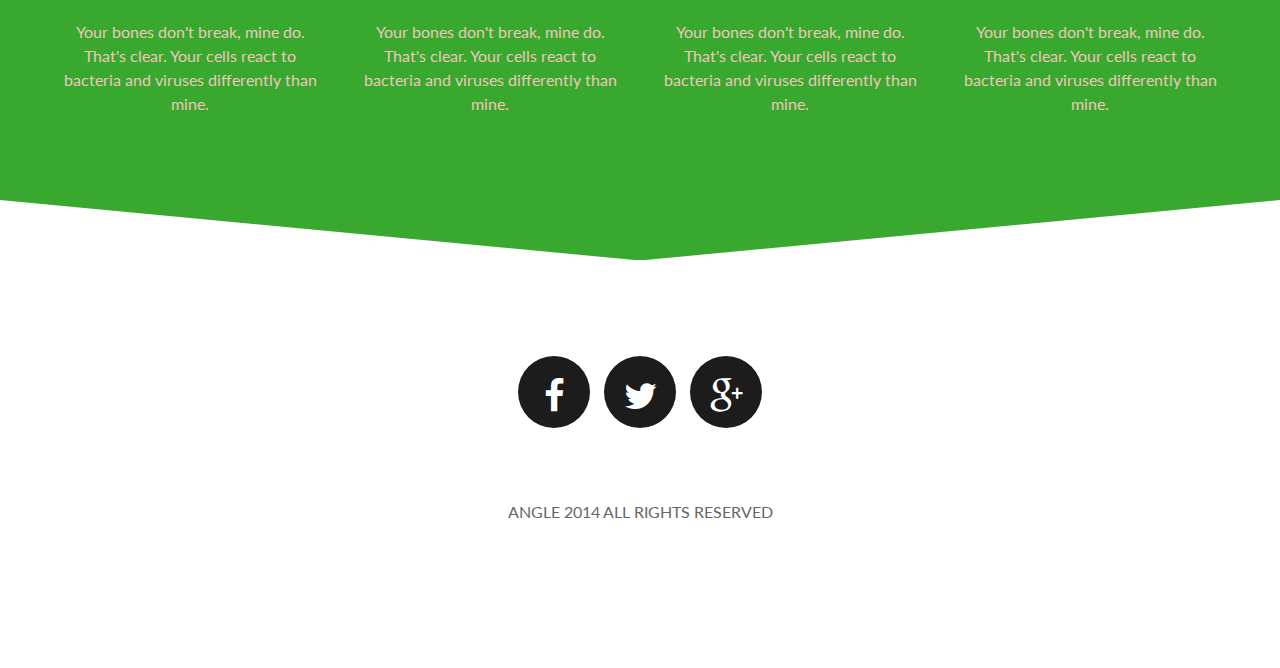
<file: background-images.html>
<!DOCTYPE html>
<html lang="en">
    <head>
        <meta charset="UTF-8">
        <meta http-equiv="X-UA-Compatible" content="IE=edge">
        <meta name="viewport" content="width=device-width, initial-scale=1">
        <title>Background Images | Angle HTML</title>
        <link rel="icon" type="image/x-icon" href="assets/images/favicons/favicon.ico" />
        <link rel="icon" type="image/png" href="assets/images/favicons/favicon.png" />
        <!-- For iPhone 4 Retina display: -->
        <link rel="apple-touch-icon-precomposed" sizes="114x114" href="assets/images/favicons/apple-touch-icon-114x114-precomposed.png">
        <!-- For iPad: -->
        <link rel="apple-touch-icon-precomposed" sizes="72x72" href="assets/images/favicons/apple-touch-icon-72x72-precomposed.png">
        <!-- For iPhone: -->
        <link rel="apple-touch-icon-precomposed" href="assets/images/favicons/apple-touch-icon-60x60-precomposed.png">
        <link href='http://fonts.googleapis.com/css?family=Lato:100,300,400,700,900,400italic' rel='stylesheet' type='text/css'>
        <link rel="stylesheet" href="assets/css/bootstrap.min.css">
        <link rel="stylesheet" href="assets/css/theme.min.css">
        <link rel="stylesheet" href="assets/css/color-defaults.min.css">
        <link rel="stylesheet" href="assets/css/swatch-beige-black.min.css">
        <link rel="stylesheet" href="assets/css/swatch-black-beige.min.css">
        <link rel="stylesheet" href="assets/css/swatch-black-white.min.css">
        <link rel="stylesheet" href="assets/css/swatch-black-yellow.min.css">
        <link rel="stylesheet" href="assets/css/swatch-blue-white.min.css">
        <link rel="stylesheet" href="assets/css/swatch-green-white.min.css">
        <link rel="stylesheet" href="assets/css/swatch-red-white.min.css">
        <link rel="stylesheet" href="assets/css/swatch-white-black.min.css">
        <link rel="stylesheet" href="assets/css/swatch-white-blue.min.css">
        <link rel="stylesheet" href="assets/css/swatch-white-green.min.css">
        <link rel="stylesheet" href="assets/css/swatch-white-red.min.css">
        <link rel="stylesheet" href="assets/css/swatch-yellow-black.min.css">
        <link rel="stylesheet" href="assets/css/fonts.min.css" media="screen">
    </head>
    <body>
        <header id="masthead" class="navbar navbar-sticky swatch-green-white" role="banner">
            <div class="container">
                <div class="navbar-header">
                    <button type="button" class="navbar-toggle collapsed" data-toggle="collapse" data-target=".main-navbar">
                        <span class="icon-bar"></span>
                        <span class="icon-bar"></span>
                        <span class="icon-bar"></span>
                    </button>
                    <a href="../index.html" class="navbar-brand">
                        <img src="assets/images/logo.png" alt="One of the best themes ever">Angle
                    </a>
                </div>
                <nav class="collapse navbar-collapse main-navbar" role="navigation">
                    <div class="sidebar-widget widget_search pull-right">
                        <form>
                            <div class="input-group">
                                <input class="form-control" type="text" placeholder="Search here....">
                                <span class="input-group-btn">
                            <button class="btn" type="submit">
                                <i class="fa fa-search"></i>
                            </button>
                        </span>
                            </div>
                        </form>
                    </div>
                    <ul class="nav navbar-nav navbar-right">
                        <li class="dropdown ">
                            <a href="#" class="dropdown-toggle" data-toggle="dropdown">Home</a>
                            <ul class="dropdown-menu">
                                <li><a href="index.html">v1. Classic</a>
                                </li>
                                <li><a href="launch.html">v2. Product Launch</a>
                                </li>
                                <li><a href="about-us-home.html">v3. The team</a>
                                </li>
                                <li><a href="one-page.html">v4. One Page Style</a>
                                </li>
                                <li><a href="flexslider.html">v5. Flexslider</a>
                                </li>
                                <li><a href="revolution-slider.html">v6. Revolution SLider</a>
                                </li>
                            </ul>
                        </li>
                        <li class="dropdown ">
                            <a href="#" class="dropdown-toggle" data-toggle="dropdown">Pages</a>
                            <ul class="dropdown-menu">
                                <li><a href="services-page.html">Services</a>
                                </li>
                                <li><a href="services-alt-page.html">More Services</a>
                                </li>
                                <li><a href="single-service.html">Single Service</a>
                                </li>
                                <li><a href="about-us.html">About Us</a>
                                </li>
                                <li><a href="about-me.html">About Me</a>
                                </li>
                                <li><a href="office.html">Our Office</a>
                                </li>
                                <li><a href="faq.html">FAQ</a>
                                </li>
                                <li><a href="404.html">404</a>
                                </li>
                                <li><a href="countdown.html">Coming Soon</a>
                                </li>
                                <li><a href="pricing.html">Pricing</a>
                                </li>
                                <li><a href="sidebar-right.html">Right Sidebar</a>
                                </li>
                                <li><a href="sidebar-left.html">Left Sidebar</a>
                                </li>
                                <li><a href="header-alt.html">Alt Header</a>
                                </li>
                                <li><a href="footer-alt.html">Footer Columns</a>
                                </li>
                            </ul>
                        </li>
                        <li class="dropdown active">
                            <a href="#" class="dropdown-toggle" data-toggle="dropdown">Features</a>
                            <ul class="dropdown-menu">
                                <li><a href="typography.html">Typography</a>
                                </li>
                                <li><a href="elements.html">Elements</a>
                                </li>
                                <li><a href="icons.html">Font Icons</a>
                                </li>
                                <li><a href="custom-icons.html">Custom Icons</a>
                                </li>
                                <li><a href="tables.html">Tables</a>
                                </li>
                                <li><a href="section-decorations.html">Section Decorations</a>
                                </li>
                                <li><a href="background-videos.html">Background Videos</a>
                                </li>
                                <li><a href="background-images.html">Background Images</a>
                                </li>
                                <li><a href="color-swatches.html">Color Swatches</a>
                                </li>
                                <li><a href="scroll-animation.html">Scroll Animations</a>
                                </li>
                                <li><a href="header-options.html">Header Options</a>
                                </li>
                                <li><a href="footer-options.html">Footer Options</a>
                                </li>
                            </ul>
                        </li>
                        <li class="dropdown ">
                            <a href="#" class="dropdown-toggle" data-toggle="dropdown">Blog</a>
                            <ul class="dropdown-menu">
                                <li><a href="blog.html">Normal Blog</a>
                                </li>
                                <li><a href="blog-fullwidth.html">Full Width Blog</a>
                                </li>
                                <li><a href="grid-blog.html">Grid Blog</a>
                                </li>
                                <li><a href="post.html">Single Post</a>
                                </li>
                                <li><a href="blog-styles.html">Blog Styles</a>
                                </li>
                                <li><a href="results.html">Search Results</a>
                                </li>
                                <li><a href="author.html">Author&#x27;s Page</a>
                                </li>
                            </ul>
                        </li>
                        <li class="dropdown ">
                            <a href="#" class="dropdown-toggle" data-toggle="dropdown">Portfolio</a>
                            <ul class="dropdown-menu">
                                <li><a href="portfolio-2col.html">Two Columns</a>
                                </li>
                                <li><a href="portfolio-3col.html">Three Columns</a>
                                </li>
                                <li><a href="portfolio-4col.html">Four Columns</a>
                                </li>
                                <li><a href="portfolio-3col-circles.html">Circled Portfolio</a>
                                </li>
                                <li><a href="portfolio-3col-rect.html">Rectangle Portfolio</a>
                                </li>
                                <li><a href="portfolio-3col-squares.html">Square Portfolio</a>
                                </li>
                                <li role="presentation" class="divider"></li>
                                <li><a href="portfolio-item-big.html">Single Big</a>
                                </li>
                                <li><a href="portfolio-item-big-alt.html">Single Big Alt</a>
                                </li>
                                <li><a href="portfolio-item-small.html">Single Small</a>
                                </li>
                                <li><a href="portfolio-item-video.html">Single Video</a>
                                </li>
                                <li><a href="portfolio-item-gallery.html">Single Gallery</a>
                                </li>
                            </ul>
                        </li>
                        <li class="dropdown ">
                            <a href="#" class="dropdown-toggle" data-toggle="dropdown">Contact</a>
                            <ul class="dropdown-menu">
                                <li><a href="contact.html">Contact</a>
                                </li>
                                <li><a href="contact-alt.html">Contact Alt</a>
                                </li>
                            </ul>
                        </li>
                    </ul>
                </nav>
            </div>
        </header>
        <div id="content" role="main">
            <section class="section swatch-black-beige">
                <div class="background-media" style="background-image: url('http://picjumbo.com/wp-content/uploads/IMG_3642-1300x866.jpg'); background-repeat: ; background-size: ; background-attachment: ; background-position: ; background-size: cover;" data-start="background-position: 50% 0px"
                data-top-bottom="background-position: 50% -200px">
                </div>
                <div class="background-overlay" style="background-color:rgba(12,192,42,0.8)"></div>
                <div class="container">
                    <header class="section-header underline">
                        <h1 class="headline hyper hairline">#Son</h1>
                    </header>
                </div>
            </section>
            <section class="section swatch-white-red has-top has-bottom">
                <div class="decor-top">
                    <svg class="decor" height="100%" preserveaspectratio="none" version="1.1" viewbox="0 0 100 100" width="100%" xmlns="http://www.w3.org/2000/svg">
                        <path d="M0 0 L100 100 L0 100" stroke-width="0"></path>
                    </svg>
                </div>
                <div class="container">
                    <div class="row">
                        <div class="col-md-6  text-default">
                            <img alt="" src="assets/images/design/custom-icons/custom-icon-imac-angle.png" class="alignnone">
                        </div>
                        <div class="col-md-6  text-default">
                            <h2 class="super hairline small-screen-center bordered-header">Why angle?</h2>
                            <div class="list-fancy-icons">
                                <div class="list-item">
                                    <div class="hex">
                                        <i class="fa fa-tablet" data-animation="none"></i>
                                    </div>
                                    <h3>RESPONSIVE DESIGN</h3>
                                    <p>Angle is designed to look good on all screens</p>
                                </div>
                            </div>
                            <div class="list-fancy-icons">
                                <div class="list-item">
                                    <div class="hex">
                                        <i class="fa fa-desktop" data-animation="none"></i>
                                    </div>
                                    <h3>RETINA READY</h3>
                                    <p>Images will look awesome on high resolution</p>
                                </div>
                            </div>
                            <div class="list-fancy-icons">
                                <div class="list-item">
                                    <div class="hex">
                                        <i class="fa fa-css3" data-animation="none"></i>
                                    </div>
                                    <h3>CSS3 </h3>
                                    <p>build with the latest technologies</p>
                                </div>
                            </div>
                            <div class="list-fancy-icons">
                                <div class="list-item">
                                    <div class="hex">
                                        <i class="fa fa-shopping-cart" data-animation="none"></i>
                                    </div>
                                    <h3>COMMERCE</h3>
                                    <p>Woocommerce integration out of the box</p>
                                </div>
                            </div>
                            <div class="list-fancy-icons">
                                <div class="list-item">
                                    <div class="hex">
                                        <i class="fa fa-tachometer" data-animation="none"></i>
                                    </div>
                                    <h3>FAST</h3>
                                    <p>easy to deploy and fast to browse</p>
                                </div>
                            </div>
                        </div>
                    </div>
                </div>
                <div class="decor-bottom">
                    <svg class="decor" height="100%" preserveaspectratio="none" version="1.1" viewbox="0 0 100 100" width="100%" xmlns="http://www.w3.org/2000/svg">
                        <path d="M0 100 L100 0 L0 0" stroke-width="0"></path>
                    </svg>
                </div>
            </section>
            <section class="section swatch-red-white">
                <div class="background-media" style="background-image: url('http://41.media.tumblr.com/b4b02ed84a5676296b62ca625bfc185d/tumblr_na068gQQJr1tubinno1_1280.jpg'); background-repeat: ; background-size: ; background-attachment: ; background-position: ; background-size: cover;" data-start="background-position: 50% 0px"
                data-top-bottom="background-position: 50% -200px">
                </div>
                <div class="background-overlay" style="background-color:rgba(12,192,42,0.8)"></div>
                <div class="container">
                    <header class="section-header underline">
                        <h1 class="headline hyper hairline">Features</h1>
                    </header>
                    <div class="row">
                        <ul class="list-unstyled row box-list horizontal-icon-border">
                            <li class="col-md-3 text-center" data-os-animation="" data-os-animation-delay="">
                                <div class="box-round box-medium">
                                    <div class="box-dummy"></div>
                                    <a class="box-inner " href="single-service.html">
                                        <i class="fa fa-android" data-animation="bounce"></i>
                                    </a>
                                </div>
                                <h3 class="text-center ">
    
        <a href="single-service.html">
    
        Mobile Ready
    
        </a>
    
</h3>
                                <p class="text-center">Your bones don&#x27;t break, mine do. That&#x27;s clear. Your cells react to bacteria and viruses differently than mine.</p>
                            </li>
                            <li class="col-md-3 text-center" data-os-animation="" data-os-animation-delay="">
                                <div class="box-round box-medium">
                                    <div class="box-dummy"></div>
                                    <a class="box-inner " href="single-service.html">
                                        <i class="fa fa-html5" data-animation="swing"></i>
                                    </a>
                                </div>
                                <h3 class="text-center ">
    
        <a href="single-service.html">
    
        HTML5 valid
    
        </a>
    
</h3>
                                <p class="text-center">Your bones don&#x27;t break, mine do. That&#x27;s clear. Your cells react to bacteria and viruses differently than mine.</p>
                            </li>
                            <li class="col-md-3 text-center" data-os-animation="" data-os-animation-delay="">
                                <div class="box-round box-medium">
                                    <div class="box-dummy"></div>
                                    <a class="box-inner " href="single-service.html">
                                        <i class="fa fa-css3" data-animation="shake"></i>
                                    </a>
                                </div>
                                <h3 class="text-center ">
    
        <a href="single-service.html">
    
        CSS3 magic
    
        </a>
    
</h3>
                                <p class="text-center">Your bones don&#x27;t break, mine do. That&#x27;s clear. Your cells react to bacteria and viruses differently than mine.</p>
                            </li>
                            <li class="col-md-3 text-center" data-os-animation="" data-os-animation-delay="">
                                <div class="box-round box-medium">
                                    <div class="box-dummy"></div>
                                    <a class="box-inner " href="single-service.html">
                                        <i class="fa fa-heart" data-animation="tada"></i>
                                    </a>
                                </div>
                                <h3 class="text-center ">
    
        <a href="single-service.html">
    
        Amazing design
    
        </a>
    
</h3>
                                <p class="text-center">Your bones don&#x27;t break, mine do. That&#x27;s clear. Your cells react to bacteria and viruses differently than mine.</p>
                            </li>
                        </ul>
                    </div>
                </div>
            </section>
            <footer id="footer" role="contentinfo">
                <section class="section swatch-white-black has-top">
                    <div class="decor-top">
                        <svg class="decor" height="100%" preserveaspectratio="none" version="1.1" viewbox="0 0 100 100" width="100%" xmlns="http://www.w3.org/2000/svg">
                            <path d="M0 0 L50 100 L100 0 L100 100 L0 100" stroke-width="0"></path>
                        </svg>
                    </div>
                    <div class="container">
                        <div class="row">
                            <div class="col-md-12 text-center">
                                <div id="swatch_social-2" class="sidebar-widget  widget_swatch_social">
                                    <ul class="unstyled inline small-screen-center social-icons social-background social-big">
                                        <li>
                                            <a target="_blank" href="http://www.oxygenna.com">
                                                <i class="fa fa-facebook"></i>
                                            </a>
                                        </li>
                                        <li>
                                            <a target="_blank" href="http://www.oxygenna.com">
                                                <i class="fa fa-twitter"></i>
                                            </a>
                                        </li>
                                        <li>
                                            <a target="_blank" href="http://www.oxygenna.com">
                                                <i class="fa fa-google-plus"></i>
                                            </a>
                                        </li>
                                    </ul>
                                </div>
                                <div id="text-4" class="sidebar-widget widget_text">
                                    <div class="textwidget">ANGLE 2014 ALL RIGHTS RESERVED
                                    </div>
                                </div>
                            </div>
                        </div>
                    </div>
                </section>
            </footer>
        </div>
        <a class="go-top hex-alt" href="javascript:void(0)">
            <i class="fa fa-angle-up"></i>
        </a>
        <script src="assets/js/packages.min.js"></script>
        <script src="assets/js/theme.min.js"></script>
    </body>
</html>
</file>
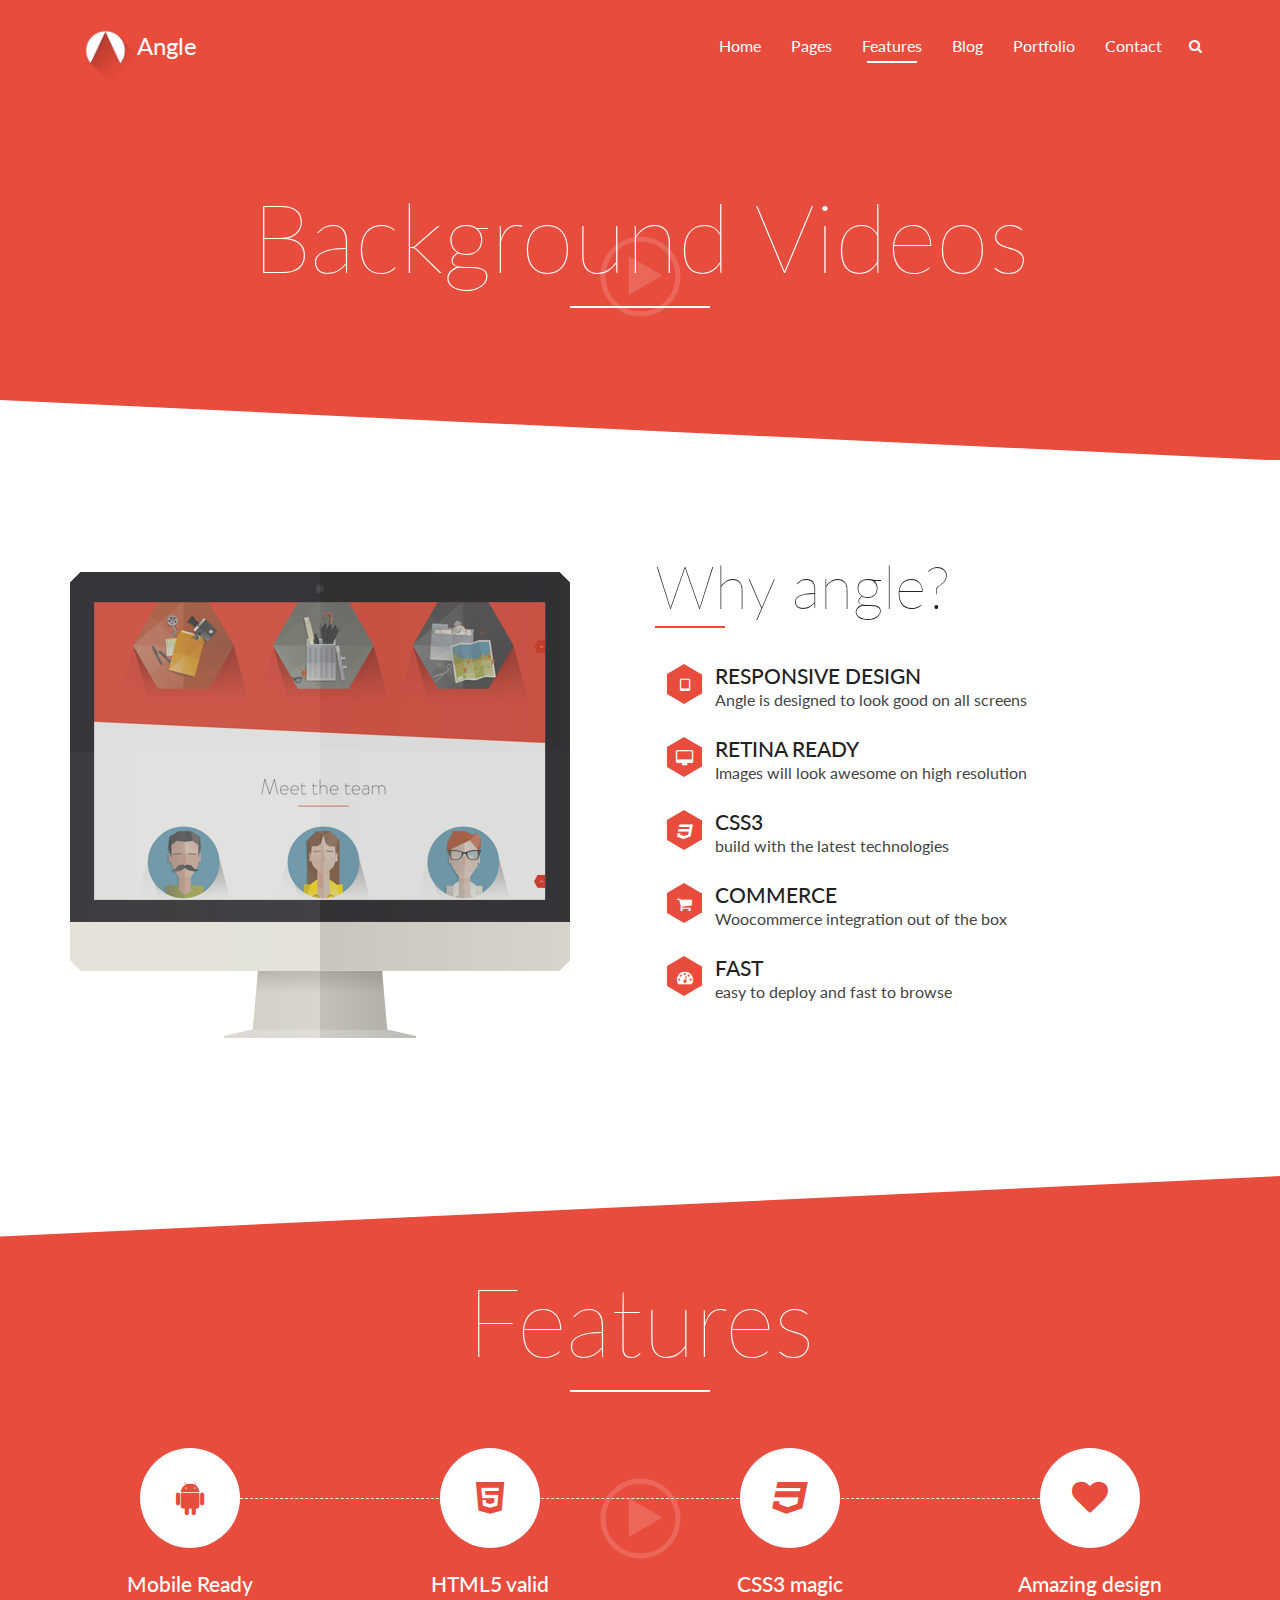
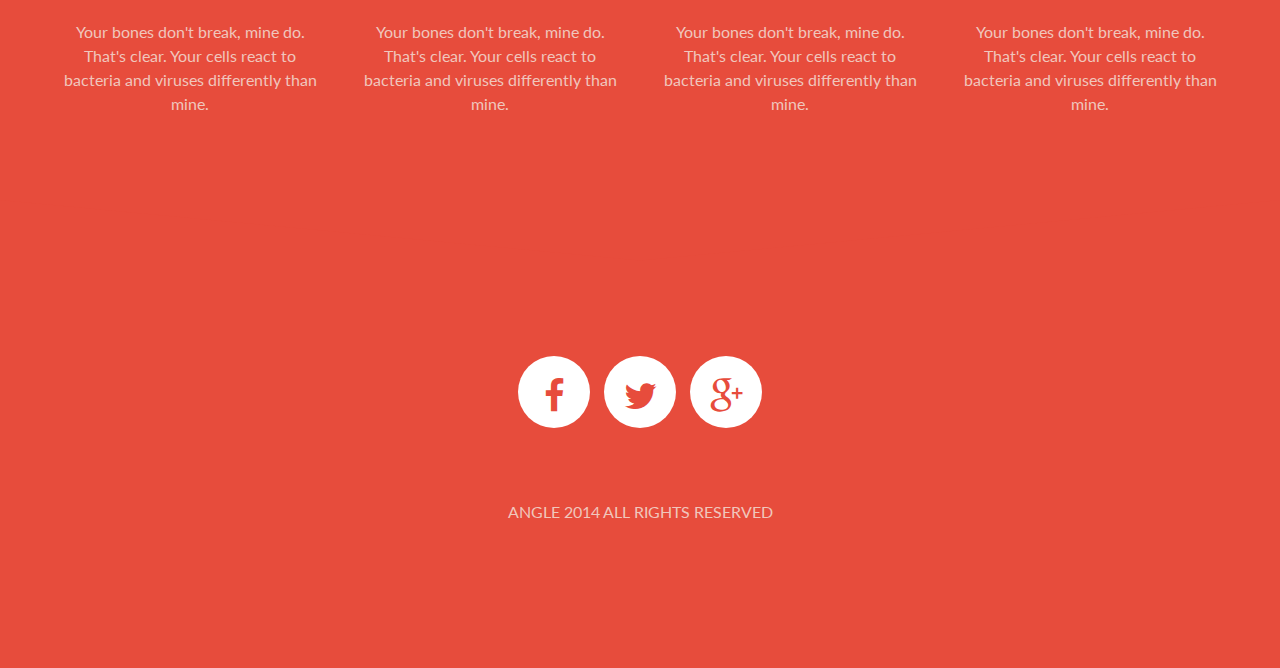
<file: background-videos.html>
<!DOCTYPE html>
<html lang="en">
    <head>
        <meta charset="UTF-8">
        <meta http-equiv="X-UA-Compatible" content="IE=edge">
        <meta name="viewport" content="width=device-width, initial-scale=1">
        <title>Background Videos | Angle HTML</title>
        <link rel="icon" type="image/x-icon" href="assets/images/favicons/favicon.ico" />
        <link rel="icon" type="image/png" href="assets/images/favicons/favicon.png" />
        <!-- For iPhone 4 Retina display: -->
        <link rel="apple-touch-icon-precomposed" sizes="114x114" href="assets/images/favicons/apple-touch-icon-114x114-precomposed.png">
        <!-- For iPad: -->
        <link rel="apple-touch-icon-precomposed" sizes="72x72" href="assets/images/favicons/apple-touch-icon-72x72-precomposed.png">
        <!-- For iPhone: -->
        <link rel="apple-touch-icon-precomposed" href="assets/images/favicons/apple-touch-icon-60x60-precomposed.png">
        <link href='http://fonts.googleapis.com/css?family=Lato:100,300,400,700,900,400italic' rel='stylesheet' type='text/css'>
        <link rel="stylesheet" href="assets/css/bootstrap.min.css">
        <link rel="stylesheet" href="assets/css/theme.min.css">
        <link rel="stylesheet" href="assets/css/color-defaults.min.css">
        <link rel="stylesheet" href="assets/css/swatch-beige-black.min.css">
        <link rel="stylesheet" href="assets/css/swatch-black-beige.min.css">
        <link rel="stylesheet" href="assets/css/swatch-black-white.min.css">
        <link rel="stylesheet" href="assets/css/swatch-black-yellow.min.css">
        <link rel="stylesheet" href="assets/css/swatch-blue-white.min.css">
        <link rel="stylesheet" href="assets/css/swatch-green-white.min.css">
        <link rel="stylesheet" href="assets/css/swatch-red-white.min.css">
        <link rel="stylesheet" href="assets/css/swatch-white-black.min.css">
        <link rel="stylesheet" href="assets/css/swatch-white-blue.min.css">
        <link rel="stylesheet" href="assets/css/swatch-white-green.min.css">
        <link rel="stylesheet" href="assets/css/swatch-white-red.min.css">
        <link rel="stylesheet" href="assets/css/swatch-yellow-black.min.css">
        <link rel="stylesheet" href="assets/css/fonts.min.css" media="screen">
    </head>
    <body>
        <header id="masthead" class="navbar navbar-sticky swatch-red-white" role="banner">
            <div class="container">
                <div class="navbar-header">
                    <button type="button" class="navbar-toggle collapsed" data-toggle="collapse" data-target=".main-navbar">
                        <span class="icon-bar"></span>
                        <span class="icon-bar"></span>
                        <span class="icon-bar"></span>
                    </button>
                    <a href="../index.html" class="navbar-brand">
                        <img src="assets/images/logo.png" alt="One of the best themes ever">Angle
                    </a>
                </div>
                <nav class="collapse navbar-collapse main-navbar" role="navigation">
                    <div class="sidebar-widget widget_search pull-right">
                        <form>
                            <div class="input-group">
                                <input class="form-control" type="text" placeholder="Search here....">
                                <span class="input-group-btn">
                            <button class="btn" type="submit">
                                <i class="fa fa-search"></i>
                            </button>
                        </span>
                            </div>
                        </form>
                    </div>
                    <ul class="nav navbar-nav navbar-right">
                        <li class="dropdown ">
                            <a href="#" class="dropdown-toggle" data-toggle="dropdown">Home</a>
                            <ul class="dropdown-menu">
                                <li><a href="index.html">v1. Classic</a>
                                </li>
                                <li><a href="launch.html">v2. Product Launch</a>
                                </li>
                                <li><a href="about-us-home.html">v3. The team</a>
                                </li>
                                <li><a href="one-page.html">v4. One Page Style</a>
                                </li>
                                <li><a href="flexslider.html">v5. Flexslider</a>
                                </li>
                                <li><a href="revolution-slider.html">v6. Revolution SLider</a>
                                </li>
                            </ul>
                        </li>
                        <li class="dropdown ">
                            <a href="#" class="dropdown-toggle" data-toggle="dropdown">Pages</a>
                            <ul class="dropdown-menu">
                                <li><a href="services-page.html">Services</a>
                                </li>
                                <li><a href="services-alt-page.html">More Services</a>
                                </li>
                                <li><a href="single-service.html">Single Service</a>
                                </li>
                                <li><a href="about-us.html">About Us</a>
                                </li>
                                <li><a href="about-me.html">About Me</a>
                                </li>
                                <li><a href="office.html">Our Office</a>
                                </li>
                                <li><a href="faq.html">FAQ</a>
                                </li>
                                <li><a href="404.html">404</a>
                                </li>
                                <li><a href="countdown.html">Coming Soon</a>
                                </li>
                                <li><a href="pricing.html">Pricing</a>
                                </li>
                                <li><a href="sidebar-right.html">Right Sidebar</a>
                                </li>
                                <li><a href="sidebar-left.html">Left Sidebar</a>
                                </li>
                                <li><a href="header-alt.html">Alt Header</a>
                                </li>
                                <li><a href="footer-alt.html">Footer Columns</a>
                                </li>
                            </ul>
                        </li>
                        <li class="dropdown active">
                            <a href="#" class="dropdown-toggle" data-toggle="dropdown">Features</a>
                            <ul class="dropdown-menu">
                                <li><a href="typography.html">Typography</a>
                                </li>
                                <li><a href="elements.html">Elements</a>
                                </li>
                                <li><a href="icons.html">Font Icons</a>
                                </li>
                                <li><a href="custom-icons.html">Custom Icons</a>
                                </li>
                                <li><a href="tables.html">Tables</a>
                                </li>
                                <li><a href="section-decorations.html">Section Decorations</a>
                                </li>
                                <li><a href="background-videos.html">Background Videos</a>
                                </li>
                                <li><a href="background-images.html">Background Images</a>
                                </li>
                                <li><a href="color-swatches.html">Color Swatches</a>
                                </li>
                                <li><a href="scroll-animation.html">Scroll Animations</a>
                                </li>
                                <li><a href="header-options.html">Header Options</a>
                                </li>
                                <li><a href="footer-options.html">Footer Options</a>
                                </li>
                            </ul>
                        </li>
                        <li class="dropdown ">
                            <a href="#" class="dropdown-toggle" data-toggle="dropdown">Blog</a>
                            <ul class="dropdown-menu">
                                <li><a href="blog.html">Normal Blog</a>
                                </li>
                                <li><a href="blog-fullwidth.html">Full Width Blog</a>
                                </li>
                                <li><a href="grid-blog.html">Grid Blog</a>
                                </li>
                                <li><a href="post.html">Single Post</a>
                                </li>
                                <li><a href="blog-styles.html">Blog Styles</a>
                                </li>
                                <li><a href="results.html">Search Results</a>
                                </li>
                                <li><a href="author.html">Author&#x27;s Page</a>
                                </li>
                            </ul>
                        </li>
                        <li class="dropdown ">
                            <a href="#" class="dropdown-toggle" data-toggle="dropdown">Portfolio</a>
                            <ul class="dropdown-menu">
                                <li><a href="portfolio-2col.html">Two Columns</a>
                                </li>
                                <li><a href="portfolio-3col.html">Three Columns</a>
                                </li>
                                <li><a href="portfolio-4col.html">Four Columns</a>
                                </li>
                                <li><a href="portfolio-3col-circles.html">Circled Portfolio</a>
                                </li>
                                <li><a href="portfolio-3col-rect.html">Rectangle Portfolio</a>
                                </li>
                                <li><a href="portfolio-3col-squares.html">Square Portfolio</a>
                                </li>
                                <li role="presentation" class="divider"></li>
                                <li><a href="portfolio-item-big.html">Single Big</a>
                                </li>
                                <li><a href="portfolio-item-big-alt.html">Single Big Alt</a>
                                </li>
                                <li><a href="portfolio-item-small.html">Single Small</a>
                                </li>
                                <li><a href="portfolio-item-video.html">Single Video</a>
                                </li>
                                <li><a href="portfolio-item-gallery.html">Single Gallery</a>
                                </li>
                            </ul>
                        </li>
                        <li class="dropdown ">
                            <a href="#" class="dropdown-toggle" data-toggle="dropdown">Contact</a>
                            <ul class="dropdown-menu">
                                <li><a href="contact.html">Contact</a>
                                </li>
                                <li><a href="contact-alt.html">Contact Alt</a>
                                </li>
                            </ul>
                        </li>
                    </ul>
                </nav>
            </div>
        </header>
        <div id="content" role="main">
            <section class="section swatch-red-white">
                <div class="background-media" style="background-image: url(''); background-repeat: ; background-size: ; background-attachment: ; background-position: ; background-size: cover;">
                    <video poster="" style="width: 100%; height: 100%;" loop autoplay class="section-background-video">
                        <source type="video/mp4" src="http://theme-background-videos.s3.amazonaws.com/corporate.m4v"></source>
                        <source type="video/webm" src=""></source>
                        <source type="video/ogg" src=""></source>
                    </video>
                </div>
                <div class="background-overlay" style="background-color:rgba(231,76,60,0.8)"></div>
                <div class="container">
                    <header class="section-header underline">
                        <h1 class="headline hyper hairline">Background Videos</h1>
                    </header>
                </div>
            </section>
            <section class="section swatch-white-red has-top has-bottom">
                <div class="decor-top">
                    <svg class="decor" height="100%" preserveaspectratio="none" version="1.1" viewbox="0 0 100 100" width="100%" xmlns="http://www.w3.org/2000/svg">
                        <path d="M0 0 L100 100 L0 100" stroke-width="0"></path>
                    </svg>
                </div>
                <div class="container">
                    <div class="row">
                        <div class="col-md-6  text-default">
                            <img alt="" src="assets/images/design/custom-icons/custom-icon-imac-angle.png" class="alignnone">
                        </div>
                        <div class="col-md-6  text-default">
                            <h2 class="super hairline small-screen-center bordered-header">Why angle?</h2>
                            <div class="list-fancy-icons">
                                <div class="list-item">
                                    <div class="hex">
                                        <i class="fa fa-tablet" data-animation="none"></i>
                                    </div>
                                    <h3>RESPONSIVE DESIGN</h3>
                                    <p>Angle is designed to look good on all screens</p>
                                </div>
                            </div>
                            <div class="list-fancy-icons">
                                <div class="list-item">
                                    <div class="hex">
                                        <i class="fa fa-desktop" data-animation="none"></i>
                                    </div>
                                    <h3>RETINA READY</h3>
                                    <p>Images will look awesome on high resolution</p>
                                </div>
                            </div>
                            <div class="list-fancy-icons">
                                <div class="list-item">
                                    <div class="hex">
                                        <i class="fa fa-css3" data-animation="none"></i>
                                    </div>
                                    <h3>CSS3 </h3>
                                    <p>build with the latest technologies</p>
                                </div>
                            </div>
                            <div class="list-fancy-icons">
                                <div class="list-item">
                                    <div class="hex">
                                        <i class="fa fa-shopping-cart" data-animation="none"></i>
                                    </div>
                                    <h3>COMMERCE</h3>
                                    <p>Woocommerce integration out of the box</p>
                                </div>
                            </div>
                            <div class="list-fancy-icons">
                                <div class="list-item">
                                    <div class="hex">
                                        <i class="fa fa-tachometer" data-animation="none"></i>
                                    </div>
                                    <h3>FAST</h3>
                                    <p>easy to deploy and fast to browse</p>
                                </div>
                            </div>
                        </div>
                    </div>
                </div>
                <div class="decor-bottom">
                    <svg class="decor" height="100%" preserveaspectratio="none" version="1.1" viewbox="0 0 100 100" width="100%" xmlns="http://www.w3.org/2000/svg">
                        <path d="M0 100 L100 0 L0 0" stroke-width="0"></path>
                    </svg>
                </div>
            </section>
            <section class="section swatch-red-white">
                <div class="background-media" style="background-image: url(''); background-repeat: ; background-size: ; background-attachment: ; background-position: ; background-size: cover;">
                    <video poster="" style="width: 100%; height: 100%;" loop autoplay class="section-background-video">
                        <source type="video/mp4" src="http://theme-background-videos.s3.amazonaws.com/corporate.m4v"></source>
                        <source type="video/webm" src=""></source>
                        <source type="video/ogg" src=""></source>
                    </video>
                </div>
                <div class="background-overlay" style="background-color:rgba(231,76,60,0.8)"></div>
                <div class="container">
                    <header class="section-header underline">
                        <h1 class="headline hyper hairline">Features</h1>
                    </header>
                    <div class="row">
                        <ul class="list-unstyled row box-list horizontal-icon-border">
                            <li class="col-md-3 text-center" data-os-animation="" data-os-animation-delay="">
                                <div class="box-round box-medium">
                                    <div class="box-dummy"></div>
                                    <a class="box-inner " href="single-service.html">
                                        <i class="fa fa-android" data-animation="bounce"></i>
                                    </a>
                                </div>
                                <h3 class="text-center ">
    
        <a href="single-service.html">
    
        Mobile Ready
    
        </a>
    
</h3>
                                <p class="text-center">Your bones don&#x27;t break, mine do. That&#x27;s clear. Your cells react to bacteria and viruses differently than mine.</p>
                            </li>
                            <li class="col-md-3 text-center" data-os-animation="" data-os-animation-delay="">
                                <div class="box-round box-medium">
                                    <div class="box-dummy"></div>
                                    <a class="box-inner " href="single-service.html">
                                        <i class="fa fa-html5" data-animation="swing"></i>
                                    </a>
                                </div>
                                <h3 class="text-center ">
    
        <a href="single-service.html">
    
        HTML5 valid
    
        </a>
    
</h3>
                                <p class="text-center">Your bones don&#x27;t break, mine do. That&#x27;s clear. Your cells react to bacteria and viruses differently than mine.</p>
                            </li>
                            <li class="col-md-3 text-center" data-os-animation="" data-os-animation-delay="">
                                <div class="box-round box-medium">
                                    <div class="box-dummy"></div>
                                    <a class="box-inner " href="single-service.html">
                                        <i class="fa fa-css3" data-animation="shake"></i>
                                    </a>
                                </div>
                                <h3 class="text-center ">
    
        <a href="single-service.html">
    
        CSS3 magic
    
        </a>
    
</h3>
                                <p class="text-center">Your bones don&#x27;t break, mine do. That&#x27;s clear. Your cells react to bacteria and viruses differently than mine.</p>
                            </li>
                            <li class="col-md-3 text-center" data-os-animation="" data-os-animation-delay="">
                                <div class="box-round box-medium">
                                    <div class="box-dummy"></div>
                                    <a class="box-inner " href="single-service.html">
                                        <i class="fa fa-heart" data-animation="tada"></i>
                                    </a>
                                </div>
                                <h3 class="text-center ">
    
        <a href="single-service.html">
    
        Amazing design
    
        </a>
    
</h3>
                                <p class="text-center">Your bones don&#x27;t break, mine do. That&#x27;s clear. Your cells react to bacteria and viruses differently than mine.</p>
                            </li>
                        </ul>
                    </div>
                </div>
            </section>
            <footer id="footer" role="contentinfo">
                <section class="section swatch-red-white has-top">
                    <div class="decor-top">
                        <svg class="decor" height="100%" preserveaspectratio="none" version="1.1" viewbox="0 0 100 100" width="100%" xmlns="http://www.w3.org/2000/svg">
                            <path d="M0 0 L50 100 L100 0 L100 100 L0 100" stroke-width="0"></path>
                        </svg>
                    </div>
                    <div class="container">
                        <div class="row">
                            <div class="col-md-12 text-center">
                                <div id="swatch_social-2" class="sidebar-widget  widget_swatch_social">
                                    <ul class="unstyled inline small-screen-center social-icons social-background social-big">
                                        <li>
                                            <a target="_blank" href="http://www.oxygenna.com">
                                                <i class="fa fa-facebook"></i>
                                            </a>
                                        </li>
                                        <li>
                                            <a target="_blank" href="http://www.oxygenna.com">
                                                <i class="fa fa-twitter"></i>
                                            </a>
                                        </li>
                                        <li>
                                            <a target="_blank" href="http://www.oxygenna.com">
                                                <i class="fa fa-google-plus"></i>
                                            </a>
                                        </li>
                                    </ul>
                                </div>
                                <div id="text-4" class="sidebar-widget widget_text">
                                    <div class="textwidget">ANGLE 2014 ALL RIGHTS RESERVED
                                    </div>
                                </div>
                            </div>
                        </div>
                    </div>
                </section>
            </footer>
        </div>
        <a class="go-top hex-alt" href="javascript:void(0)">
            <i class="fa fa-angle-up"></i>
        </a>
        <script src="assets/js/packages.min.js"></script>
        <script src="assets/js/theme.min.js"></script>
    </body>
</html>
</file>
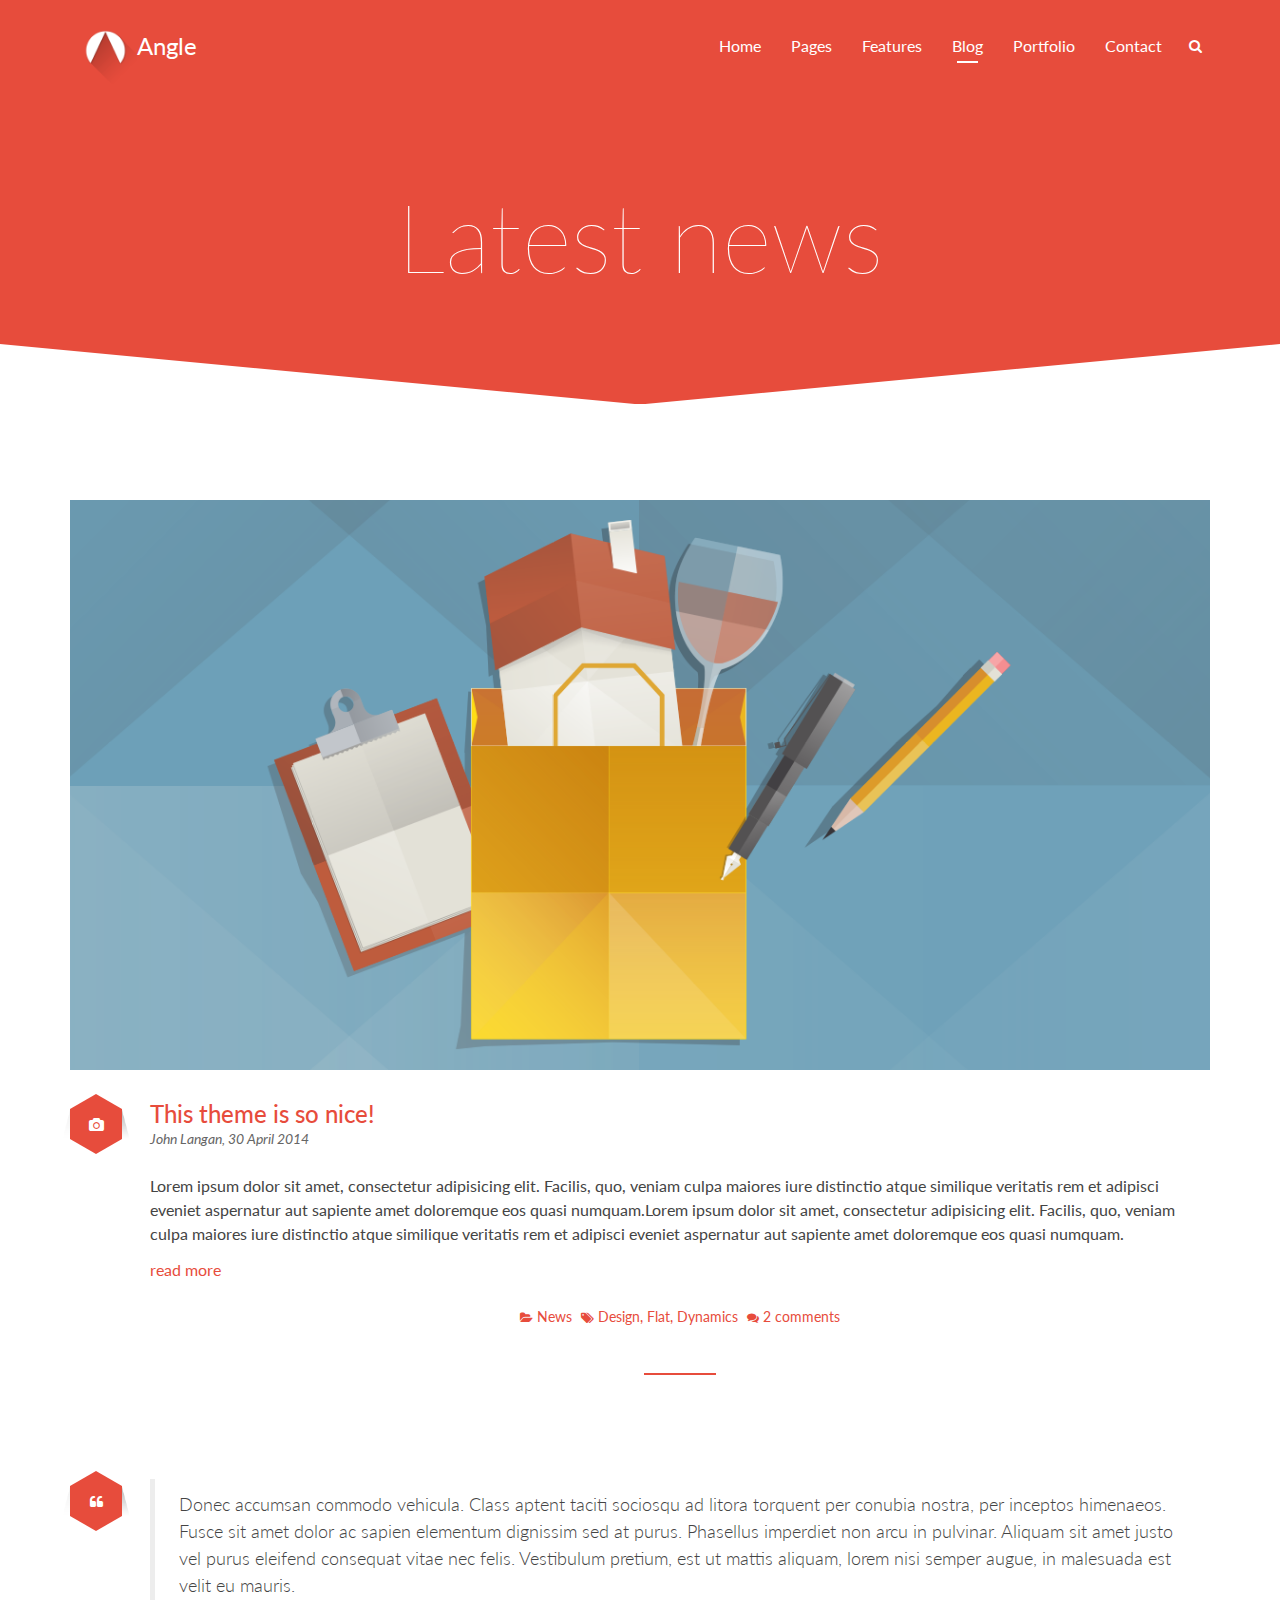
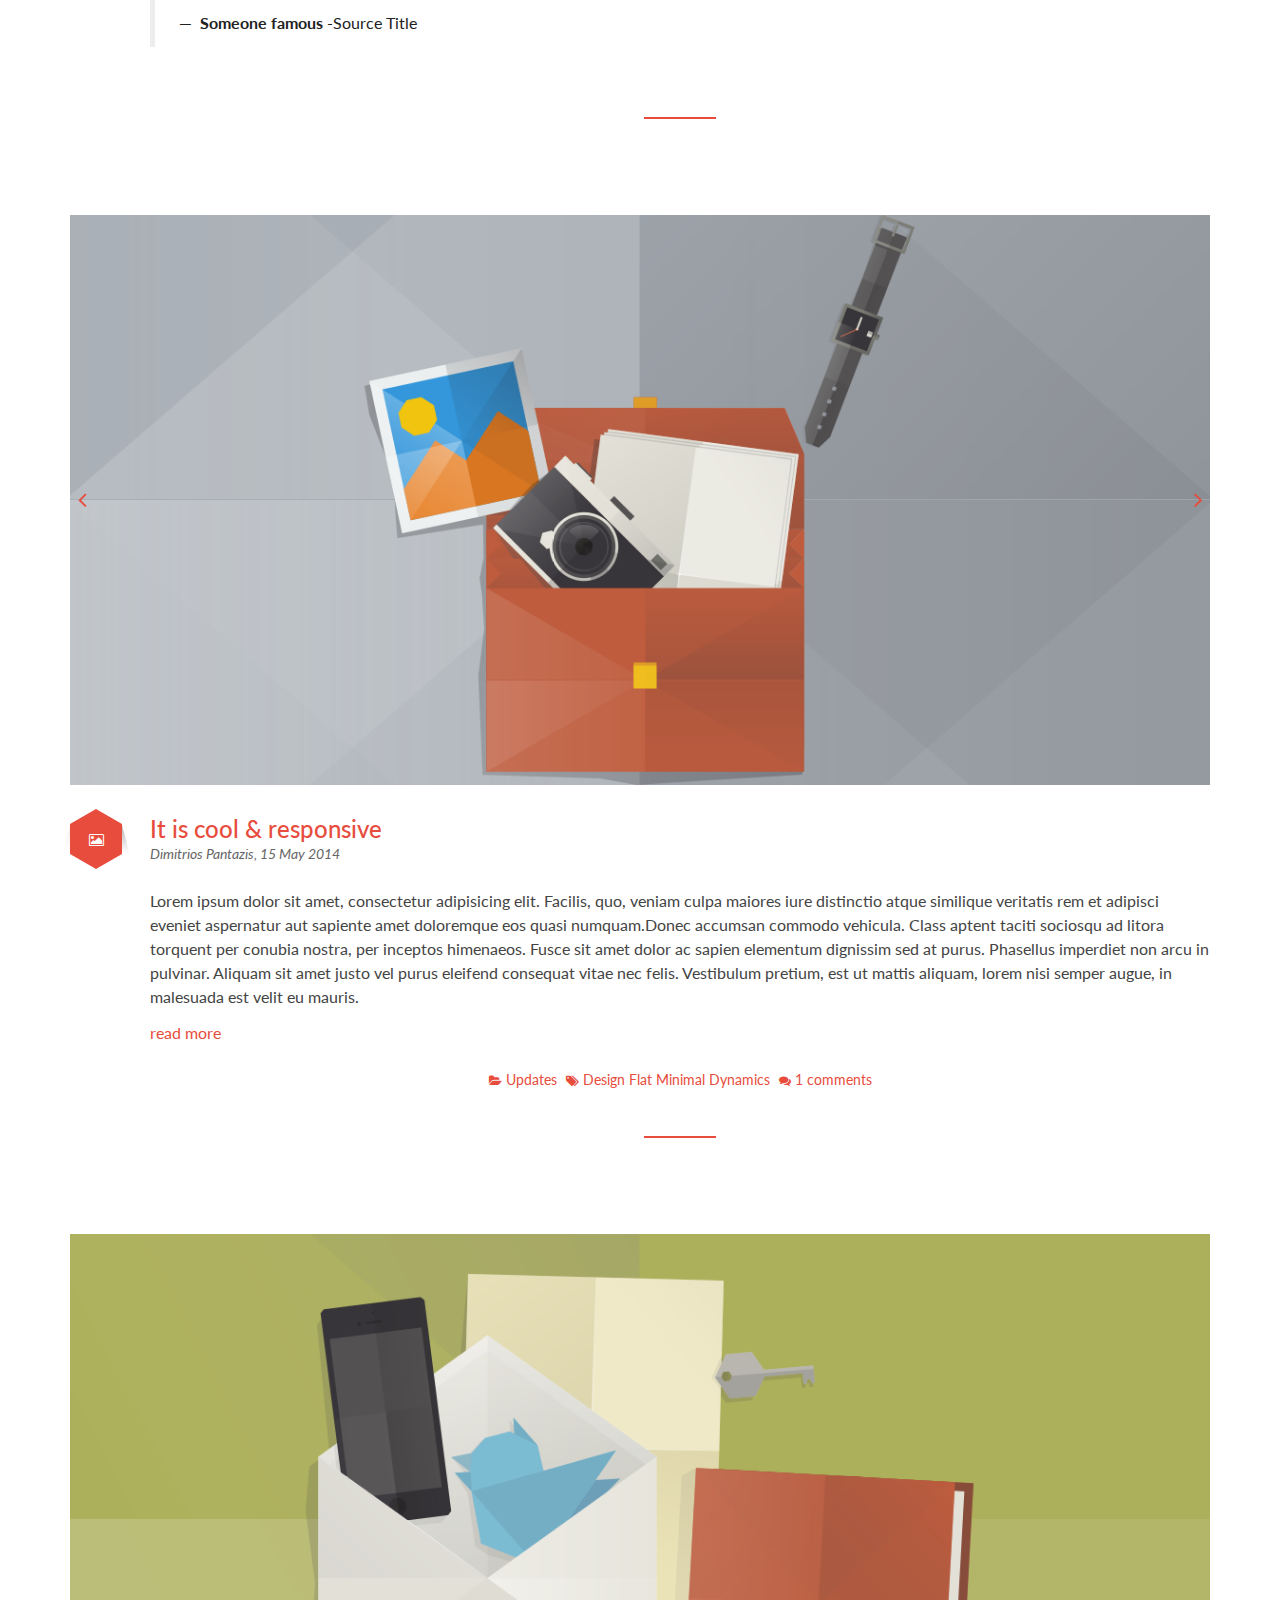
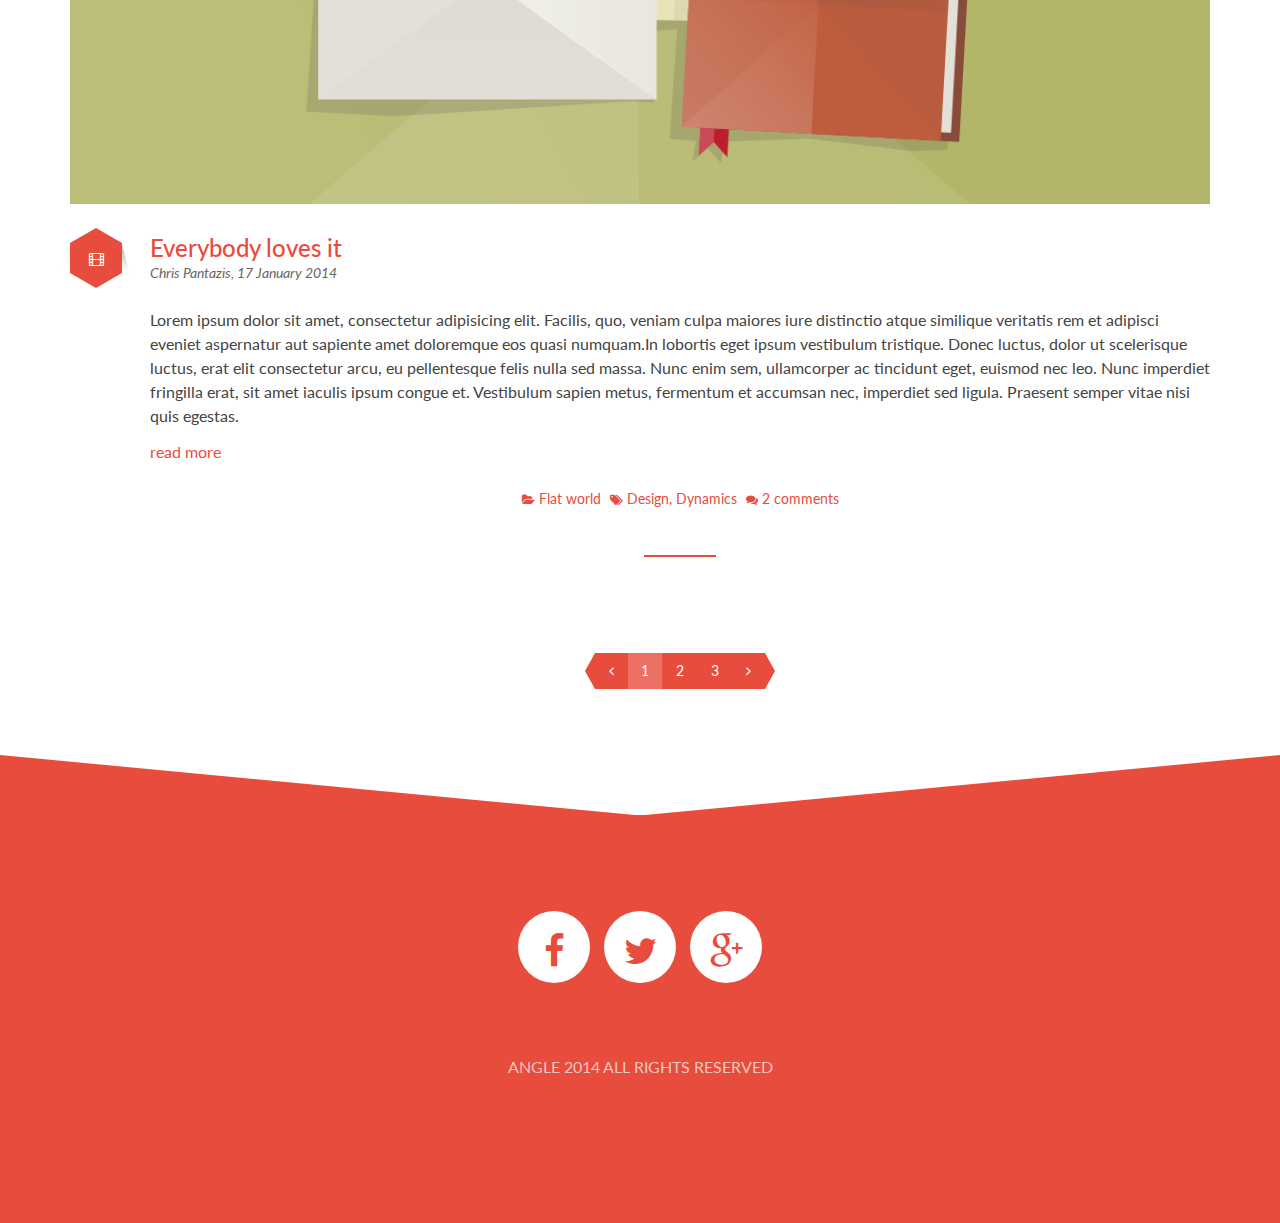
<file: blog-fullwidth.html>
<!DOCTYPE html>
<html lang="en">
    <head>
        <meta charset="UTF-8">
        <meta http-equiv="X-UA-Compatible" content="IE=edge">
        <meta name="viewport" content="width=device-width, initial-scale=1">
        <title>Blog | Angle HTML</title>
        <link rel="icon" type="image/x-icon" href="assets/images/favicons/favicon.ico" />
        <link rel="icon" type="image/png" href="assets/images/favicons/favicon.png" />
        <!-- For iPhone 4 Retina display: -->
        <link rel="apple-touch-icon-precomposed" sizes="114x114" href="assets/images/favicons/apple-touch-icon-114x114-precomposed.png">
        <!-- For iPad: -->
        <link rel="apple-touch-icon-precomposed" sizes="72x72" href="assets/images/favicons/apple-touch-icon-72x72-precomposed.png">
        <!-- For iPhone: -->
        <link rel="apple-touch-icon-precomposed" href="assets/images/favicons/apple-touch-icon-60x60-precomposed.png">
        <link href='http://fonts.googleapis.com/css?family=Lato:100,300,400,700,900,400italic' rel='stylesheet' type='text/css'>
        <link rel="stylesheet" href="assets/css/bootstrap.min.css">
        <link rel="stylesheet" href="assets/css/theme.min.css">
        <link rel="stylesheet" href="assets/css/color-defaults.min.css">
        <link rel="stylesheet" href="assets/css/swatch-beige-black.min.css">
        <link rel="stylesheet" href="assets/css/swatch-black-beige.min.css">
        <link rel="stylesheet" href="assets/css/swatch-black-white.min.css">
        <link rel="stylesheet" href="assets/css/swatch-black-yellow.min.css">
        <link rel="stylesheet" href="assets/css/swatch-blue-white.min.css">
        <link rel="stylesheet" href="assets/css/swatch-green-white.min.css">
        <link rel="stylesheet" href="assets/css/swatch-red-white.min.css">
        <link rel="stylesheet" href="assets/css/swatch-white-black.min.css">
        <link rel="stylesheet" href="assets/css/swatch-white-blue.min.css">
        <link rel="stylesheet" href="assets/css/swatch-white-green.min.css">
        <link rel="stylesheet" href="assets/css/swatch-white-red.min.css">
        <link rel="stylesheet" href="assets/css/swatch-yellow-black.min.css">
        <link rel="stylesheet" href="assets/css/fonts.min.css" media="screen">
    </head>
    <body>
        <header id="masthead" class="navbar navbar-sticky swatch-red-white" role="banner">
            <div class="container">
                <div class="navbar-header">
                    <button type="button" class="navbar-toggle collapsed" data-toggle="collapse" data-target=".main-navbar">
                        <span class="icon-bar"></span>
                        <span class="icon-bar"></span>
                        <span class="icon-bar"></span>
                    </button>
                    <a href="../index.html" class="navbar-brand">
                        <img src="assets/images/logo.png" alt="One of the best themes ever">Angle
                    </a>
                </div>
                <nav class="collapse navbar-collapse main-navbar" role="navigation">
                    <div class="sidebar-widget widget_search pull-right">
                        <form>
                            <div class="input-group">
                                <input class="form-control" type="text" placeholder="Search here....">
                                <span class="input-group-btn">
                            <button class="btn" type="submit">
                                <i class="fa fa-search"></i>
                            </button>
                        </span>
                            </div>
                        </form>
                    </div>
                    <ul class="nav navbar-nav navbar-right">
                        <li class="dropdown ">
                            <a href="#" class="dropdown-toggle" data-toggle="dropdown">Home</a>
                            <ul class="dropdown-menu">
                                <li><a href="index.html">v1. Classic</a>
                                </li>
                                <li><a href="launch.html">v2. Product Launch</a>
                                </li>
                                <li><a href="about-us-home.html">v3. The team</a>
                                </li>
                                <li><a href="one-page.html">v4. One Page Style</a>
                                </li>
                                <li><a href="flexslider.html">v5. Flexslider</a>
                                </li>
                                <li><a href="revolution-slider.html">v6. Revolution SLider</a>
                                </li>
                            </ul>
                        </li>
                        <li class="dropdown ">
                            <a href="#" class="dropdown-toggle" data-toggle="dropdown">Pages</a>
                            <ul class="dropdown-menu">
                                <li><a href="services-page.html">Services</a>
                                </li>
                                <li><a href="services-alt-page.html">More Services</a>
                                </li>
                                <li><a href="single-service.html">Single Service</a>
                                </li>
                                <li><a href="about-us.html">About Us</a>
                                </li>
                                <li><a href="about-me.html">About Me</a>
                                </li>
                                <li><a href="office.html">Our Office</a>
                                </li>
                                <li><a href="faq.html">FAQ</a>
                                </li>
                                <li><a href="404.html">404</a>
                                </li>
                                <li><a href="countdown.html">Coming Soon</a>
                                </li>
                                <li><a href="pricing.html">Pricing</a>
                                </li>
                                <li><a href="sidebar-right.html">Right Sidebar</a>
                                </li>
                                <li><a href="sidebar-left.html">Left Sidebar</a>
                                </li>
                                <li><a href="header-alt.html">Alt Header</a>
                                </li>
                                <li><a href="footer-alt.html">Footer Columns</a>
                                </li>
                            </ul>
                        </li>
                        <li class="dropdown ">
                            <a href="#" class="dropdown-toggle" data-toggle="dropdown">Features</a>
                            <ul class="dropdown-menu">
                                <li><a href="typography.html">Typography</a>
                                </li>
                                <li><a href="elements.html">Elements</a>
                                </li>
                                <li><a href="icons.html">Font Icons</a>
                                </li>
                                <li><a href="custom-icons.html">Custom Icons</a>
                                </li>
                                <li><a href="tables.html">Tables</a>
                                </li>
                                <li><a href="section-decorations.html">Section Decorations</a>
                                </li>
                                <li><a href="background-videos.html">Background Videos</a>
                                </li>
                                <li><a href="background-images.html">Background Images</a>
                                </li>
                                <li><a href="color-swatches.html">Color Swatches</a>
                                </li>
                                <li><a href="scroll-animation.html">Scroll Animations</a>
                                </li>
                                <li><a href="header-options.html">Header Options</a>
                                </li>
                                <li><a href="footer-options.html">Footer Options</a>
                                </li>
                            </ul>
                        </li>
                        <li class="dropdown active">
                            <a href="#" class="dropdown-toggle" data-toggle="dropdown">Blog</a>
                            <ul class="dropdown-menu">
                                <li><a href="blog.html">Normal Blog</a>
                                </li>
                                <li><a href="blog-fullwidth.html">Full Width Blog</a>
                                </li>
                                <li><a href="grid-blog.html">Grid Blog</a>
                                </li>
                                <li><a href="post.html">Single Post</a>
                                </li>
                                <li><a href="blog-styles.html">Blog Styles</a>
                                </li>
                                <li><a href="results.html">Search Results</a>
                                </li>
                                <li><a href="author.html">Author&#x27;s Page</a>
                                </li>
                            </ul>
                        </li>
                        <li class="dropdown ">
                            <a href="#" class="dropdown-toggle" data-toggle="dropdown">Portfolio</a>
                            <ul class="dropdown-menu">
                                <li><a href="portfolio-2col.html">Two Columns</a>
                                </li>
                                <li><a href="portfolio-3col.html">Three Columns</a>
                                </li>
                                <li><a href="portfolio-4col.html">Four Columns</a>
                                </li>
                                <li><a href="portfolio-3col-circles.html">Circled Portfolio</a>
                                </li>
                                <li><a href="portfolio-3col-rect.html">Rectangle Portfolio</a>
                                </li>
                                <li><a href="portfolio-3col-squares.html">Square Portfolio</a>
                                </li>
                                <li role="presentation" class="divider"></li>
                                <li><a href="portfolio-item-big.html">Single Big</a>
                                </li>
                                <li><a href="portfolio-item-big-alt.html">Single Big Alt</a>
                                </li>
                                <li><a href="portfolio-item-small.html">Single Small</a>
                                </li>
                                <li><a href="portfolio-item-video.html">Single Video</a>
                                </li>
                                <li><a href="portfolio-item-gallery.html">Single Gallery</a>
                                </li>
                            </ul>
                        </li>
                        <li class="dropdown ">
                            <a href="#" class="dropdown-toggle" data-toggle="dropdown">Contact</a>
                            <ul class="dropdown-menu">
                                <li><a href="contact.html">Contact</a>
                                </li>
                                <li><a href="contact-alt.html">Contact Alt</a>
                                </li>
                            </ul>
                        </li>
                    </ul>
                </nav>
            </div>
        </header>
        <div id="content" role="main">
            <section class="section swatch-red-white">
                <div class="container">
                    <header class="section-header no-underline">
                        <h1 class="headline hyper hairline">Latest news</h1>
                    </header>
                </div>
            </section>
            <section class="section swatch-white-red has-top">
                <div class="decor-top">
                    <svg class="decor" height="100%" preserveaspectratio="none" version="1.1" viewbox="0 0 100 100" width="100%" xmlns="http://www.w3.org/2000/svg">
                        <path d="M0 0 L50 100 L100 0 L100 100 L0 100" stroke-width="0"></path>
                    </svg>
                </div>
                <div class="container">
                    <article class="post post-showinfo">
                        <div class="post-media overlay">
                            <a class="feature-image magnific hover-animate" href="assets/images/design/vector/img-7-1200x600.png" title="Thats a nice image">
                                <img alt="some image" src="assets/images/design/vector/img-7-1200x600.png">
                                <i class="fa fa-search-plus"></i>
                            </a>
                        </div>
                        <div class="post-head small-screen-center">
                            <h2 class="post-title">
      <a href="post.html">
        This theme is so nice!
      </a>
    </h2>
                            <small class="post-author">
      <a href="blog.html">John Langan,</a>
    </small>
                            <small class="post-date">
      <a href="post.html">30 April 2014</a>
    </small>
                            <div class="post-icon flat-shadow flat-hex">
                                <div class="hex hex-big">
                                    <i class="fa fa-camera"></i>
                                </div>
                            </div>
                        </div>
                        <div class="post-body">
                            <p>
                                Lorem ipsum dolor sit amet, consectetur adipisicing elit. Facilis, quo, veniam culpa maiores iure distinctio atque similique veritatis rem et adipisci eveniet aspernatur aut sapiente amet doloremque eos quasi numquam.Lorem ipsum dolor sit amet, consectetur
                                adipisicing elit. Facilis, quo, veniam culpa maiores iure distinctio atque similique veritatis rem et adipisci eveniet aspernatur aut sapiente amet doloremque eos quasi numquam.
                            </p>
                            <a class="more-link" href="post.html">
      read more
    </a>
                        </div>
                        <div class="bordered post-extras text-center">
                            <div class="text-center">
                                <span class="post-category">
      <a href="post.html">
        <i class="fa fa-folder-open"></i>
        News
      </a>
    </span>
                                <span class="post-tags">
      <i class="fa fa-tags"></i>
      
        <a href="post.html">
          Design,
        </a>
      
      
        <a href="post.html">
          Flat,
        </a>
      
      
        <a href="post.html">
          Dynamics
        </a>
      
      
    </span>
                                <span class="post-link">
      <a href="post.html">
        <i class="fa fa-comments"></i>
        2 comments
      </a>
    </span>
                            </div>
                        </div>
                    </article>
                    <article class="post post-showinfo">
                        <div class="post-head small-screen-center no-title">
                            <div class="post-icon flat-shadow flat-hex">
                                <div class="hex hex-big">
                                    <i class="fa fa-quote-left"></i>
                                </div>
                            </div>
                        </div>
                        <div class="post-body">
                            <blockquote>
                                <p>Donec accumsan commodo vehicula. Class aptent taciti sociosqu ad litora torquent per conubia nostra, per inceptos himenaeos. Fusce sit amet dolor ac sapien elementum dignissim sed at purus. Phasellus imperdiet non arcu
                                    in pulvinar. Aliquam sit amet justo vel purus eleifend consequat vitae nec felis. Vestibulum pretium, est ut mattis aliquam, lorem nisi semper augue, in malesuada est velit eu mauris.</p>
                                <small>
        Someone famous
        <cite title="Source Title">Source Title</cite>
      </small>
                            </blockquote>
                        </div>
                        <div class="post-extras bordered padded-huge text-center"></div>
                    </article>
                    <article class="post post-showinfo">
                        <div class="post-media overlay">
                            <div id="slider-flex7" class="flexslider text-left" data-flex-speed="7000" data-flex-animation="slide" data-flex-controls="hide" data-flex-directions="show" data-flex-controlsalign="center" data-flex-captionhorizontal="alternate" data-flex-captionvertical="bottom"
                            data-flex-controlsposition="" data-flex-directions-type="">
                                <ul class="slides">
                                    <li>
                                        <img src="assets/images/design/vector/img-3-1200x600.png" alt="some image">
                                    </li>
                                    <li>
                                        <img src="assets/images/design/vector/img-4-1200x600.png" alt="some image">
                                    </li>
                                </ul>
                            </div>
                        </div>
                        <div class="post-head small-screen-center">
                            <h2 class="post-title">
      <a href="post.html">
        It is cool &amp; responsive
      </a>
    </h2>
                            <small class="post-author">
      <a href="blog.html">Dimitrios Pantazis,</a>
    </small>
                            <small class="post-date">
      <a href="post.html">15 May 2014</a>
    </small>
                            <div class="post-icon flat-shadow flat-hex">
                                <div class="hex hex-big">
                                    <i class="fa fa-picture-o"></i>
                                </div>
                            </div>
                        </div>
                        <div class="post-body">
                            <p>
                                Lorem ipsum dolor sit amet, consectetur adipisicing elit. Facilis, quo, veniam culpa maiores iure distinctio atque similique veritatis rem et adipisci eveniet aspernatur aut sapiente amet doloremque eos quasi numquam.Donec accumsan commodo vehicula. Class
                                aptent taciti sociosqu ad litora torquent per conubia nostra, per inceptos himenaeos. Fusce sit amet dolor ac sapien elementum dignissim sed at purus. Phasellus imperdiet non arcu in pulvinar. Aliquam sit amet justo vel
                                purus eleifend consequat vitae nec felis. Vestibulum pretium, est ut mattis aliquam, lorem nisi semper augue, in malesuada est velit eu mauris.
                            </p>
                            <a class="more-link" href="post.html">
      read more
    </a>
                        </div>
                        <div class="bordered post-extras text-center">
                            <div class="text-center">
                                <span class="post-category">
      <a href="post.html">
        <i class="fa fa-folder-open"></i>
        Updates
      </a>
    </span>
                                <span class="post-tags">
      <i class="fa fa-tags"></i>
      
        <a href="post.html">
          Design
        </a>
      
      
        <a href="post.html">
          Flat
        </a>
      
      
        <a href="post.html">
          Minimal
        </a>
      
      
        <a href="post.html">
          Dynamics
        </a>
      
    </span>
                                <span class="post-link">
      <a href="post.html">
        <i class="fa fa-comments"></i>
        1 comments
      </a>
    </span>
                            </div>
                        </div>
                    </article>
                    <article class="post post-showinfo">
                        <div class="post-media overlay">
                            <a class="feature-image magnific-youtube hover-animate" href="http://www.youtube.com/watch?v=cfOa1a8hYP8" title="">
                                <img alt="" src="assets/images/design/vector/img-2-1200x600.png">
                                <i class="fa fa-play"></i>
                            </a>
                        </div>
                        <div class="post-head small-screen-center">
                            <h2 class="post-title">
      <a href="post.html">
        Everybody loves it
      </a>
    </h2>
                            <small class="post-author">
      <a href="blog.html">Chris Pantazis,</a>
    </small>
                            <small class="post-date">
      <a href="post.html">17 January 2014</a>
    </small>
                            <div class="post-icon flat-shadow flat-hex">
                                <div class="hex hex-big">
                                    <i class="fa fa-film"></i>
                                </div>
                            </div>
                        </div>
                        <div class="post-body">
                            <p>
                                Lorem ipsum dolor sit amet, consectetur adipisicing elit. Facilis, quo, veniam culpa maiores iure distinctio atque similique veritatis rem et adipisci eveniet aspernatur aut sapiente amet doloremque eos quasi numquam.In lobortis eget ipsum vestibulum
                                tristique. Donec luctus, dolor ut scelerisque luctus, erat elit consectetur arcu, eu pellentesque felis nulla sed massa. Nunc enim sem, ullamcorper ac tincidunt eget, euismod nec leo. Nunc imperdiet fringilla erat, sit
                                amet iaculis ipsum congue et. Vestibulum sapien metus, fermentum et accumsan nec, imperdiet sed ligula. Praesent semper vitae nisi quis egestas.
                            </p>
                            <a class="more-link" href="post.html">
      read more
    </a>
                        </div>
                        <div class="bordered post-extras text-center">
                            <div class="text-center">
                                <span class="post-category">
      <a href="post.html">
        <i class="fa fa-folder-open"></i>
        Flat world
      </a>
    </span>
                                <span class="post-tags">
      <i class="fa fa-tags"></i>
      
        <a href="post.html">
          Design,
        </a>
      
      
        <a href="post.html">
          Dynamics
        </a>
      
      
      
    </span>
                                <span class="post-link">
      <a href="post.html">
        <i class="fa fa-comments"></i>
        2 comments
      </a>
    </span>
                            </div>
                        </div>
                    </article>
                    <div class="text-center post-showinfo">
                        <ul class="post-navigation pagination">
                            <li class="disabled">
                                <a href="#">
                                    <i class="fa fa-angle-left"></i>
                                </a>
                            </li>
                            <li class="active">
                                <span href="#">1</span>
                            </li>
                            <li>
                                <a href="#">2</a>
                            </li>
                            <li>
                                <a href="#">3</a>
                            </li>
                            <li>
                                <a class="btn btn-primary" href="#">
                                    <i class="fa fa-angle-right"></i>
                                </a>
                            </li>
                        </ul>
                    </div>
                </div>
            </section>
            <footer id="footer" role="contentinfo">
                <section class="section swatch-red-white has-top">
                    <div class="decor-top">
                        <svg class="decor" height="100%" preserveaspectratio="none" version="1.1" viewbox="0 0 100 100" width="100%" xmlns="http://www.w3.org/2000/svg">
                            <path d="M0 0 L50 100 L100 0 L100 100 L0 100" stroke-width="0"></path>
                        </svg>
                    </div>
                    <div class="container">
                        <div class="row">
                            <div class="col-md-12 text-center">
                                <div id="swatch_social-2" class="sidebar-widget  widget_swatch_social">
                                    <ul class="unstyled inline small-screen-center social-icons social-background social-big">
                                        <li>
                                            <a target="_blank" href="http://www.oxygenna.com">
                                                <i class="fa fa-facebook"></i>
                                            </a>
                                        </li>
                                        <li>
                                            <a target="_blank" href="http://www.oxygenna.com">
                                                <i class="fa fa-twitter"></i>
                                            </a>
                                        </li>
                                        <li>
                                            <a target="_blank" href="http://www.oxygenna.com">
                                                <i class="fa fa-google-plus"></i>
                                            </a>
                                        </li>
                                    </ul>
                                </div>
                                <div id="text-4" class="sidebar-widget widget_text">
                                    <div class="textwidget">ANGLE 2014 ALL RIGHTS RESERVED
                                    </div>
                                </div>
                            </div>
                        </div>
                    </div>
                </section>
            </footer>
        </div>
        <a class="go-top hex-alt" href="javascript:void(0)">
            <i class="fa fa-angle-up"></i>
        </a>
        <script src="assets/js/packages.min.js"></script>
        <script src="assets/js/theme.min.js"></script>
    </body>
</html>
</file>
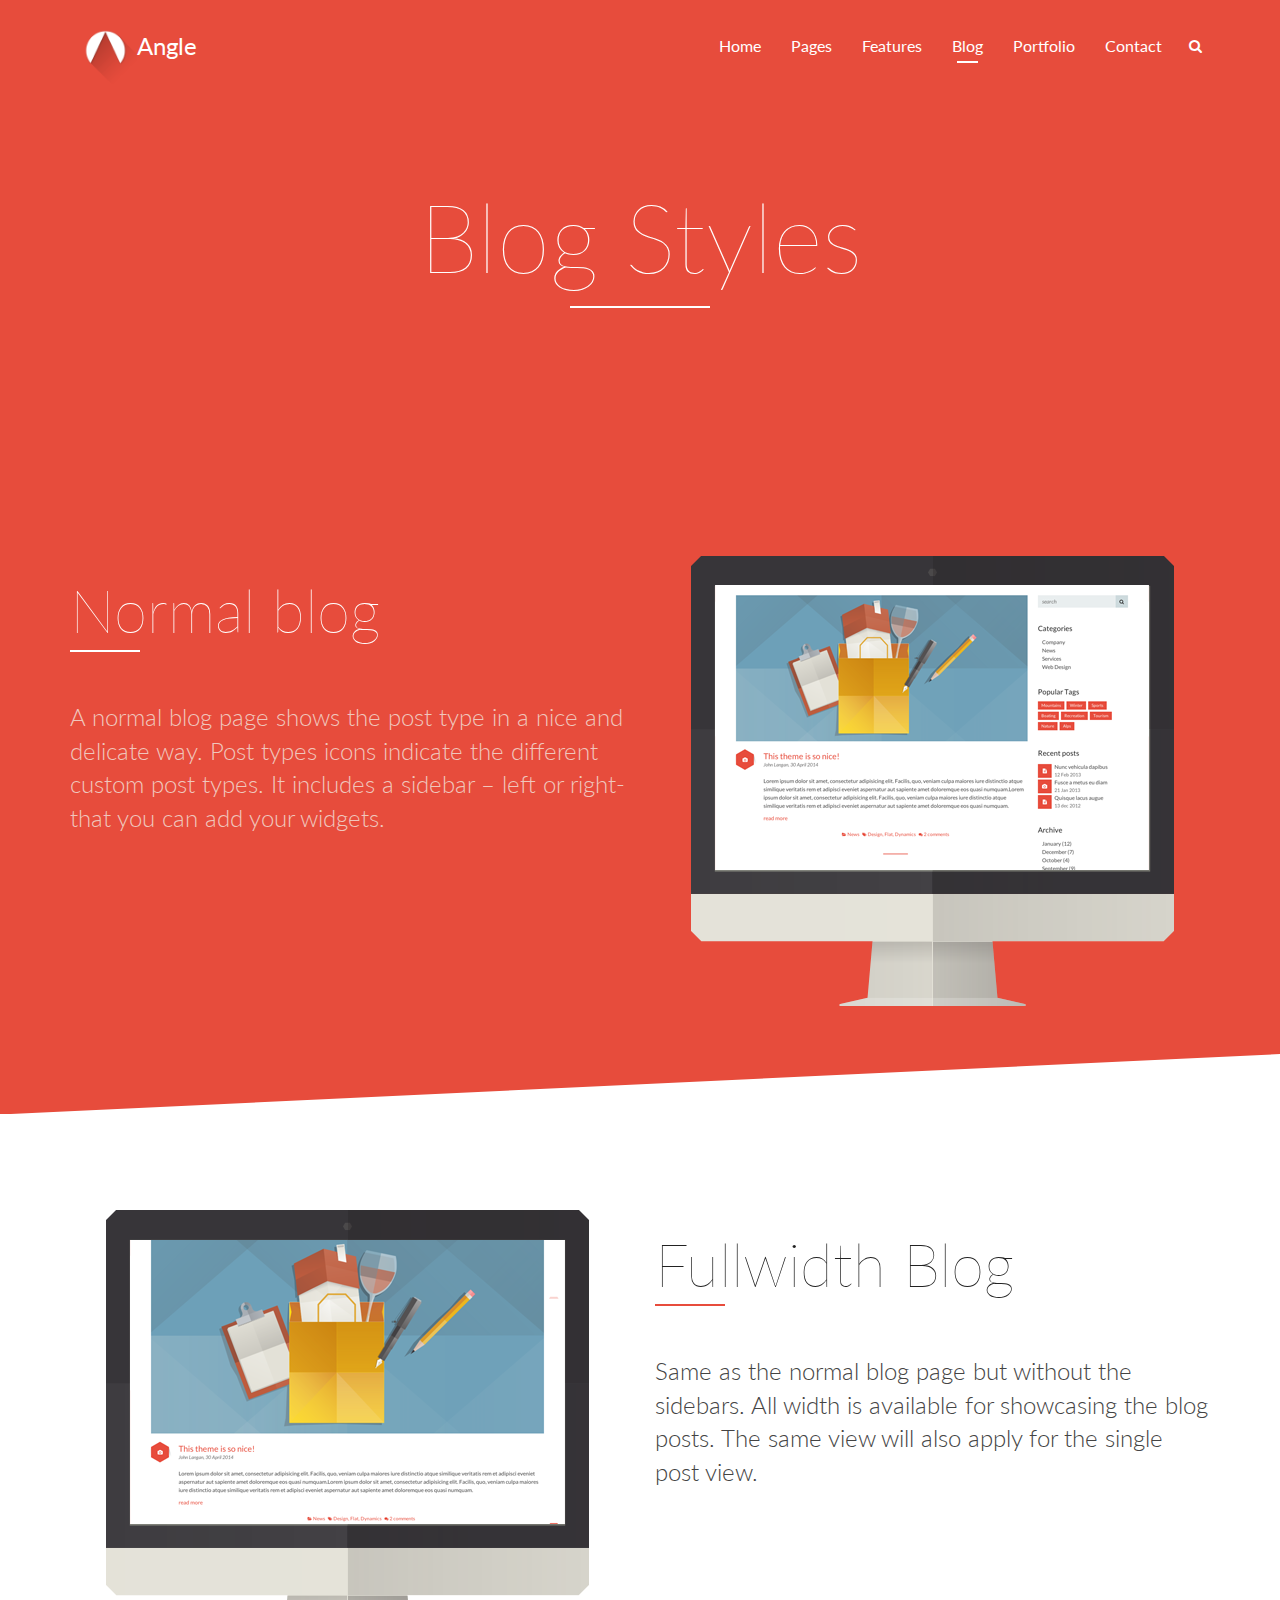
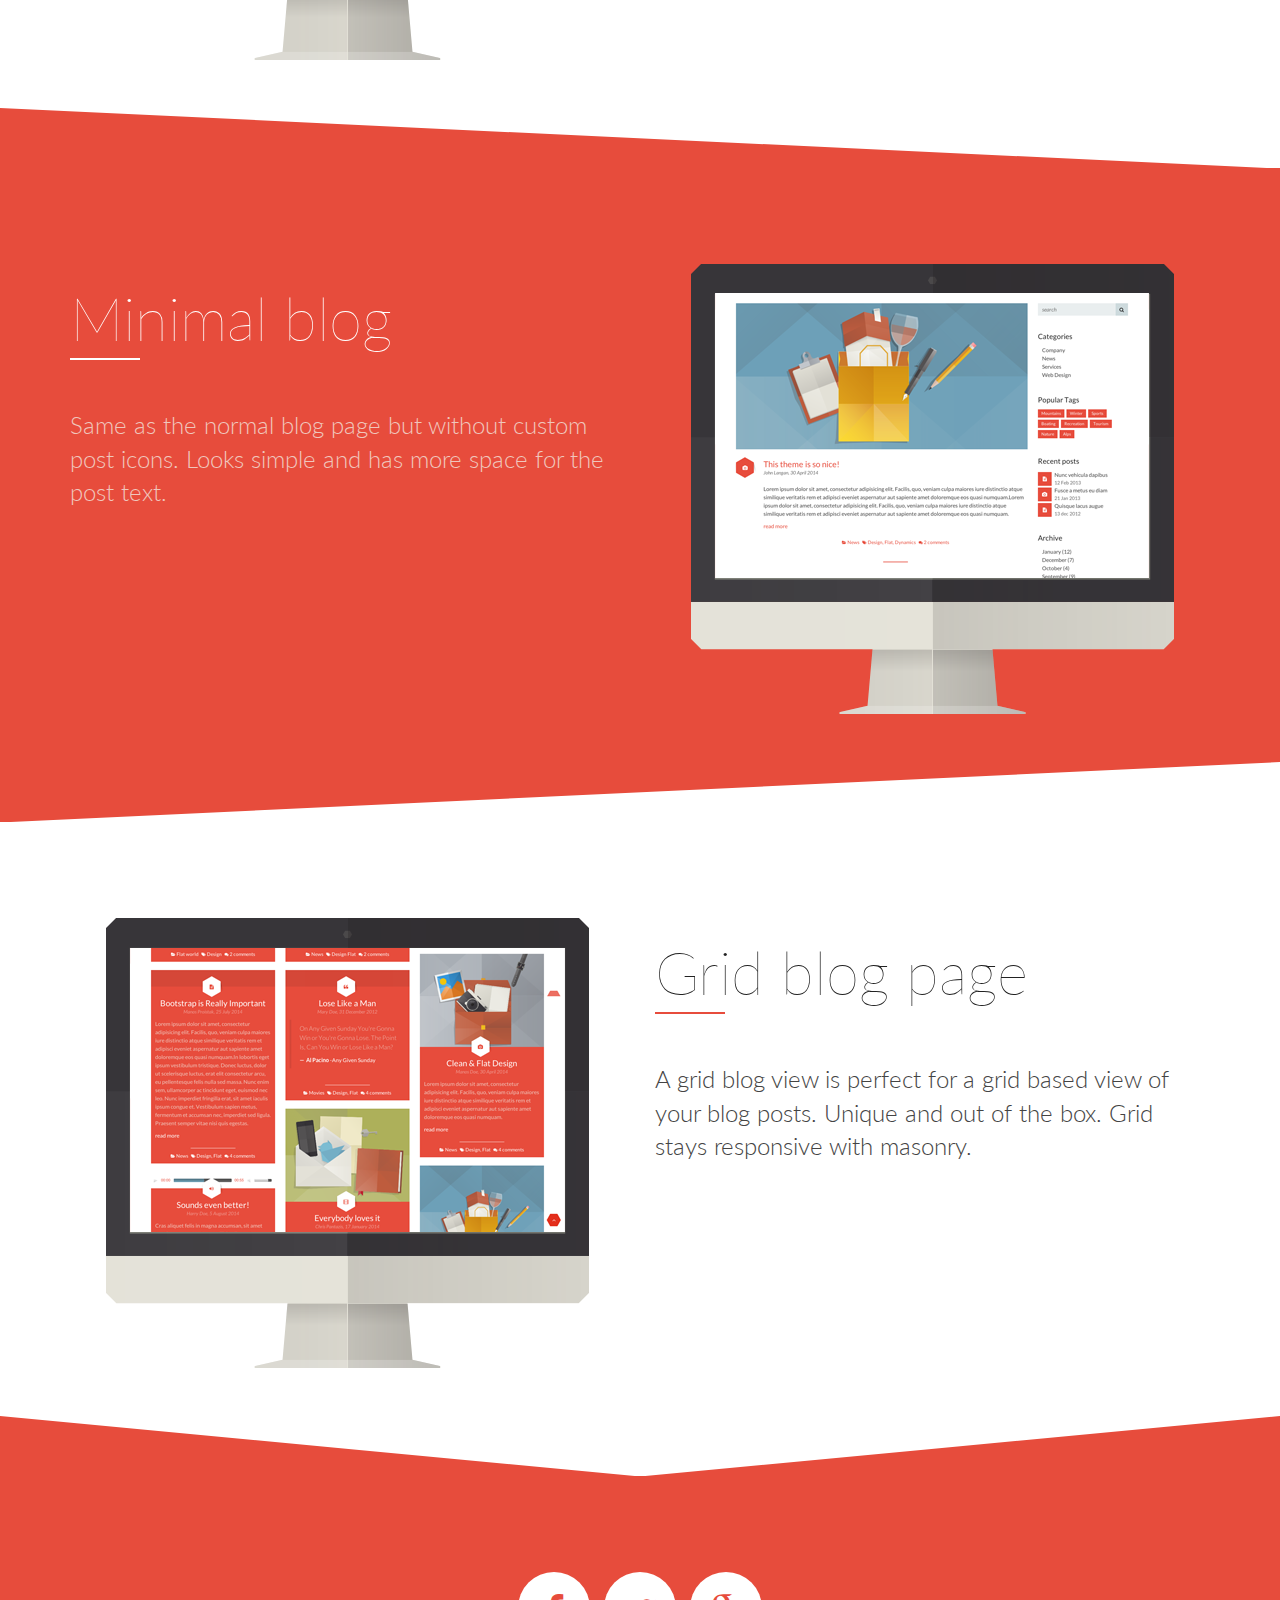
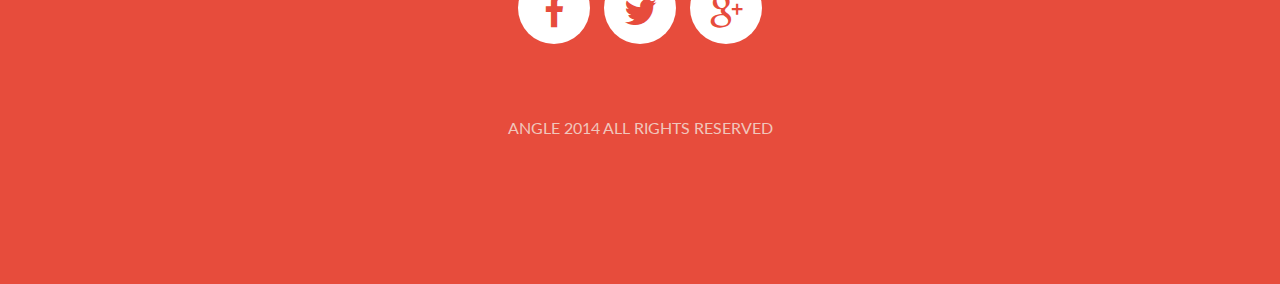
<file: blog-styles.html>
<!DOCTYPE html>
<html lang="en">
    <head>
        <meta charset="UTF-8">
        <meta http-equiv="X-UA-Compatible" content="IE=edge">
        <meta name="viewport" content="width=device-width, initial-scale=1">
        <title>Blog | Angle HTML</title>
        <link rel="icon" type="image/x-icon" href="assets/images/favicons/favicon.ico" />
        <link rel="icon" type="image/png" href="assets/images/favicons/favicon.png" />
        <!-- For iPhone 4 Retina display: -->
        <link rel="apple-touch-icon-precomposed" sizes="114x114" href="assets/images/favicons/apple-touch-icon-114x114-precomposed.png">
        <!-- For iPad: -->
        <link rel="apple-touch-icon-precomposed" sizes="72x72" href="assets/images/favicons/apple-touch-icon-72x72-precomposed.png">
        <!-- For iPhone: -->
        <link rel="apple-touch-icon-precomposed" href="assets/images/favicons/apple-touch-icon-60x60-precomposed.png">
        <link href='http://fonts.googleapis.com/css?family=Lato:100,300,400,700,900,400italic' rel='stylesheet' type='text/css'>
        <link rel="stylesheet" href="assets/css/bootstrap.min.css">
        <link rel="stylesheet" href="assets/css/theme.min.css">
        <link rel="stylesheet" href="assets/css/color-defaults.min.css">
        <link rel="stylesheet" href="assets/css/swatch-beige-black.min.css">
        <link rel="stylesheet" href="assets/css/swatch-black-beige.min.css">
        <link rel="stylesheet" href="assets/css/swatch-black-white.min.css">
        <link rel="stylesheet" href="assets/css/swatch-black-yellow.min.css">
        <link rel="stylesheet" href="assets/css/swatch-blue-white.min.css">
        <link rel="stylesheet" href="assets/css/swatch-green-white.min.css">
        <link rel="stylesheet" href="assets/css/swatch-red-white.min.css">
        <link rel="stylesheet" href="assets/css/swatch-white-black.min.css">
        <link rel="stylesheet" href="assets/css/swatch-white-blue.min.css">
        <link rel="stylesheet" href="assets/css/swatch-white-green.min.css">
        <link rel="stylesheet" href="assets/css/swatch-white-red.min.css">
        <link rel="stylesheet" href="assets/css/swatch-yellow-black.min.css">
        <link rel="stylesheet" href="assets/css/fonts.min.css" media="screen">
    </head>
    <body>
        <header id="masthead" class="navbar navbar-sticky swatch-red-white" role="banner">
            <div class="container">
                <div class="navbar-header">
                    <button type="button" class="navbar-toggle collapsed" data-toggle="collapse" data-target=".main-navbar">
                        <span class="icon-bar"></span>
                        <span class="icon-bar"></span>
                        <span class="icon-bar"></span>
                    </button>
                    <a href="../index.html" class="navbar-brand">
                        <img src="assets/images/logo.png" alt="One of the best themes ever">Angle
                    </a>
                </div>
                <nav class="collapse navbar-collapse main-navbar" role="navigation">
                    <div class="sidebar-widget widget_search pull-right">
                        <form>
                            <div class="input-group">
                                <input class="form-control" type="text" placeholder="Search here....">
                                <span class="input-group-btn">
                            <button class="btn" type="submit">
                                <i class="fa fa-search"></i>
                            </button>
                        </span>
                            </div>
                        </form>
                    </div>
                    <ul class="nav navbar-nav navbar-right">
                        <li class="dropdown ">
                            <a href="#" class="dropdown-toggle" data-toggle="dropdown">Home</a>
                            <ul class="dropdown-menu">
                                <li><a href="index.html">v1. Classic</a>
                                </li>
                                <li><a href="launch.html">v2. Product Launch</a>
                                </li>
                                <li><a href="about-us-home.html">v3. The team</a>
                                </li>
                                <li><a href="one-page.html">v4. One Page Style</a>
                                </li>
                                <li><a href="flexslider.html">v5. Flexslider</a>
                                </li>
                                <li><a href="revolution-slider.html">v6. Revolution SLider</a>
                                </li>
                            </ul>
                        </li>
                        <li class="dropdown ">
                            <a href="#" class="dropdown-toggle" data-toggle="dropdown">Pages</a>
                            <ul class="dropdown-menu">
                                <li><a href="services-page.html">Services</a>
                                </li>
                                <li><a href="services-alt-page.html">More Services</a>
                                </li>
                                <li><a href="single-service.html">Single Service</a>
                                </li>
                                <li><a href="about-us.html">About Us</a>
                                </li>
                                <li><a href="about-me.html">About Me</a>
                                </li>
                                <li><a href="office.html">Our Office</a>
                                </li>
                                <li><a href="faq.html">FAQ</a>
                                </li>
                                <li><a href="404.html">404</a>
                                </li>
                                <li><a href="countdown.html">Coming Soon</a>
                                </li>
                                <li><a href="pricing.html">Pricing</a>
                                </li>
                                <li><a href="sidebar-right.html">Right Sidebar</a>
                                </li>
                                <li><a href="sidebar-left.html">Left Sidebar</a>
                                </li>
                                <li><a href="header-alt.html">Alt Header</a>
                                </li>
                                <li><a href="footer-alt.html">Footer Columns</a>
                                </li>
                            </ul>
                        </li>
                        <li class="dropdown ">
                            <a href="#" class="dropdown-toggle" data-toggle="dropdown">Features</a>
                            <ul class="dropdown-menu">
                                <li><a href="typography.html">Typography</a>
                                </li>
                                <li><a href="elements.html">Elements</a>
                                </li>
                                <li><a href="icons.html">Font Icons</a>
                                </li>
                                <li><a href="custom-icons.html">Custom Icons</a>
                                </li>
                                <li><a href="tables.html">Tables</a>
                                </li>
                                <li><a href="section-decorations.html">Section Decorations</a>
                                </li>
                                <li><a href="background-videos.html">Background Videos</a>
                                </li>
                                <li><a href="background-images.html">Background Images</a>
                                </li>
                                <li><a href="color-swatches.html">Color Swatches</a>
                                </li>
                                <li><a href="scroll-animation.html">Scroll Animations</a>
                                </li>
                                <li><a href="header-options.html">Header Options</a>
                                </li>
                                <li><a href="footer-options.html">Footer Options</a>
                                </li>
                            </ul>
                        </li>
                        <li class="dropdown active">
                            <a href="#" class="dropdown-toggle" data-toggle="dropdown">Blog</a>
                            <ul class="dropdown-menu">
                                <li><a href="blog.html">Normal Blog</a>
                                </li>
                                <li><a href="blog-fullwidth.html">Full Width Blog</a>
                                </li>
                                <li><a href="grid-blog.html">Grid Blog</a>
                                </li>
                                <li><a href="post.html">Single Post</a>
                                </li>
                                <li><a href="blog-styles.html">Blog Styles</a>
                                </li>
                                <li><a href="results.html">Search Results</a>
                                </li>
                                <li><a href="author.html">Author&#x27;s Page</a>
                                </li>
                            </ul>
                        </li>
                        <li class="dropdown ">
                            <a href="#" class="dropdown-toggle" data-toggle="dropdown">Portfolio</a>
                            <ul class="dropdown-menu">
                                <li><a href="portfolio-2col.html">Two Columns</a>
                                </li>
                                <li><a href="portfolio-3col.html">Three Columns</a>
                                </li>
                                <li><a href="portfolio-4col.html">Four Columns</a>
                                </li>
                                <li><a href="portfolio-3col-circles.html">Circled Portfolio</a>
                                </li>
                                <li><a href="portfolio-3col-rect.html">Rectangle Portfolio</a>
                                </li>
                                <li><a href="portfolio-3col-squares.html">Square Portfolio</a>
                                </li>
                                <li role="presentation" class="divider"></li>
                                <li><a href="portfolio-item-big.html">Single Big</a>
                                </li>
                                <li><a href="portfolio-item-big-alt.html">Single Big Alt</a>
                                </li>
                                <li><a href="portfolio-item-small.html">Single Small</a>
                                </li>
                                <li><a href="portfolio-item-video.html">Single Video</a>
                                </li>
                                <li><a href="portfolio-item-gallery.html">Single Gallery</a>
                                </li>
                            </ul>
                        </li>
                        <li class="dropdown ">
                            <a href="#" class="dropdown-toggle" data-toggle="dropdown">Contact</a>
                            <ul class="dropdown-menu">
                                <li><a href="contact.html">Contact</a>
                                </li>
                                <li><a href="contact-alt.html">Contact Alt</a>
                                </li>
                            </ul>
                        </li>
                    </ul>
                </nav>
            </div>
        </header>
        <div id="content" role="main">
            <section class="section swatch-red-white">
                <div class="container">
                    <header class="section-header ">
                        <h1 class="headline hyper hairline">Blog Styles</h1>
                    </header>
                </div>
            </section>
            <section class="section swatch-red-white">
                <div class="container">
                    <div class="row">
                        <div class="col-md-6  text-default">
                            <h2 class="super hairline bordered-header margin-top">Normal blog</h2>
                            <p class="lead padding-top">
                                A normal blog page shows the post type in a nice and delicate way. Post types icons indicate the different custom post types. It includes a sidebar – left or right- that you can add your widgets.
                            </p>
                        </div>
                        <div class="col-md-6  text-default">
                            <p>
                                <img class="aligncenter size-full wp-image-3365" alt="blog-normal" src="assets/images/design/custom-icons/custom-icon-imac-normal-blog.png" width="550" height="450">
                            </p>
                        </div>
                    </div>
                </div>
            </section>
            <section class="section swatch-white-red has-top">
                <div class="decor-top">
                    <svg class="decor" height="100%" preserveaspectratio="none" version="1.1" viewbox="0 0 100 100" width="100%" xmlns="http://www.w3.org/2000/svg">
                        <path d="M0 100 L100 0 L100 100" stroke-width="0"></path>
                    </svg>
                </div>
                <div class="container">
                    <div class="row">
                        <div class="col-md-6  text-default">
                            <p>
                                <img src="assets/images/design/custom-icons/custom-icon-imac-fullwidth-blog.png" alt="blog-fullwidth" width="550" height="450" class="aligncenter size-full wp-image-3362">
                            </p>
                        </div>
                        <div class="col-md-6  text-default">
                            <h2 class="super hairline bordered-header margin-top">Fullwidth Blog</h2>
                            <p class="lead padding-top">
                                Same as the normal blog page but without the sidebars. All width is available for showcasing the blog posts. The same view will also apply for the single post view.
                            </p>
                        </div>
                    </div>
                </div>
            </section>
            <section class="section swatch-red-white has-top">
                <div class="decor-top">
                    <svg class="decor" height="100%" preserveaspectratio="none" version="1.1" viewbox="0 0 100 100" width="100%" xmlns="http://www.w3.org/2000/svg">
                        <path d="M0 0 L100 100 L0 100" stroke-width="0"></path>
                    </svg>
                </div>
                <div class="container">
                    <div class="row">
                        <div class="col-md-6  text-default">
                            <h2 class="super hairline bordered-header margin-top">Minimal blog</h2>
                            <p class="lead padding-top">
                                Same as the normal blog page but without custom post icons. Looks simple and has more space for the post text.
                            </p>
                        </div>
                        <div class="col-md-6  text-default">
                            <p>
                                <img src="assets/images/design/custom-icons/custom-icon-imac-normal-blog.png" alt="blog-minimal" width="550" height="450" class="aligncenter size-full wp-image-3364">
                            </p>
                        </div>
                    </div>
                </div>
            </section>
            <section class="section swatch-white-red has-top">
                <div class="decor-top">
                    <svg class="decor" height="100%" preserveaspectratio="none" version="1.1" viewbox="0 0 100 100" width="100%" xmlns="http://www.w3.org/2000/svg">
                        <path d="M0 100 L100 0 L100 100" stroke-width="0"></path>
                    </svg>
                </div>
                <div class="container">
                    <div class="row">
                        <div class="col-md-6  text-default">
                            <p>
                                <img class="aligncenter size-full wp-image-3363" alt="blog-grid" src="assets/images/design/custom-icons/custom-icon-imac-grid-blog.png" width="550" height="450">
                            </p>
                        </div>
                        <div class="col-md-6  text-default">
                            <h2 class="super hairline bordered-header margin-top">Grid blog page</h2>
                            <p class="lead padding-top">
                                A grid blog view is perfect for a grid based view of your blog posts. Unique and out of the box. Grid stays responsive with masonry.
                            </p>
                        </div>
                    </div>
                </div>
            </section>
            <footer id="footer" role="contentinfo">
                <section class="section swatch-red-white has-top">
                    <div class="decor-top">
                        <svg class="decor" height="100%" preserveaspectratio="none" version="1.1" viewbox="0 0 100 100" width="100%" xmlns="http://www.w3.org/2000/svg">
                            <path d="M0 0 L50 100 L100 0 L100 100 L0 100" stroke-width="0"></path>
                        </svg>
                    </div>
                    <div class="container">
                        <div class="row">
                            <div class="col-md-12 text-center">
                                <div id="swatch_social-2" class="sidebar-widget  widget_swatch_social">
                                    <ul class="unstyled inline small-screen-center social-icons social-background social-big">
                                        <li>
                                            <a target="_blank" href="http://www.oxygenna.com">
                                                <i class="fa fa-facebook"></i>
                                            </a>
                                        </li>
                                        <li>
                                            <a target="_blank" href="http://www.oxygenna.com">
                                                <i class="fa fa-twitter"></i>
                                            </a>
                                        </li>
                                        <li>
                                            <a target="_blank" href="http://www.oxygenna.com">
                                                <i class="fa fa-google-plus"></i>
                                            </a>
                                        </li>
                                    </ul>
                                </div>
                                <div id="text-4" class="sidebar-widget widget_text">
                                    <div class="textwidget">ANGLE 2014 ALL RIGHTS RESERVED
                                    </div>
                                </div>
                            </div>
                        </div>
                    </div>
                </section>
            </footer>
        </div>
        <a class="go-top hex-alt" href="javascript:void(0)">
            <i class="fa fa-angle-up"></i>
        </a>
        <script src="assets/js/packages.min.js"></script>
        <script src="assets/js/theme.min.js"></script>
    </body>
</html>
</file>
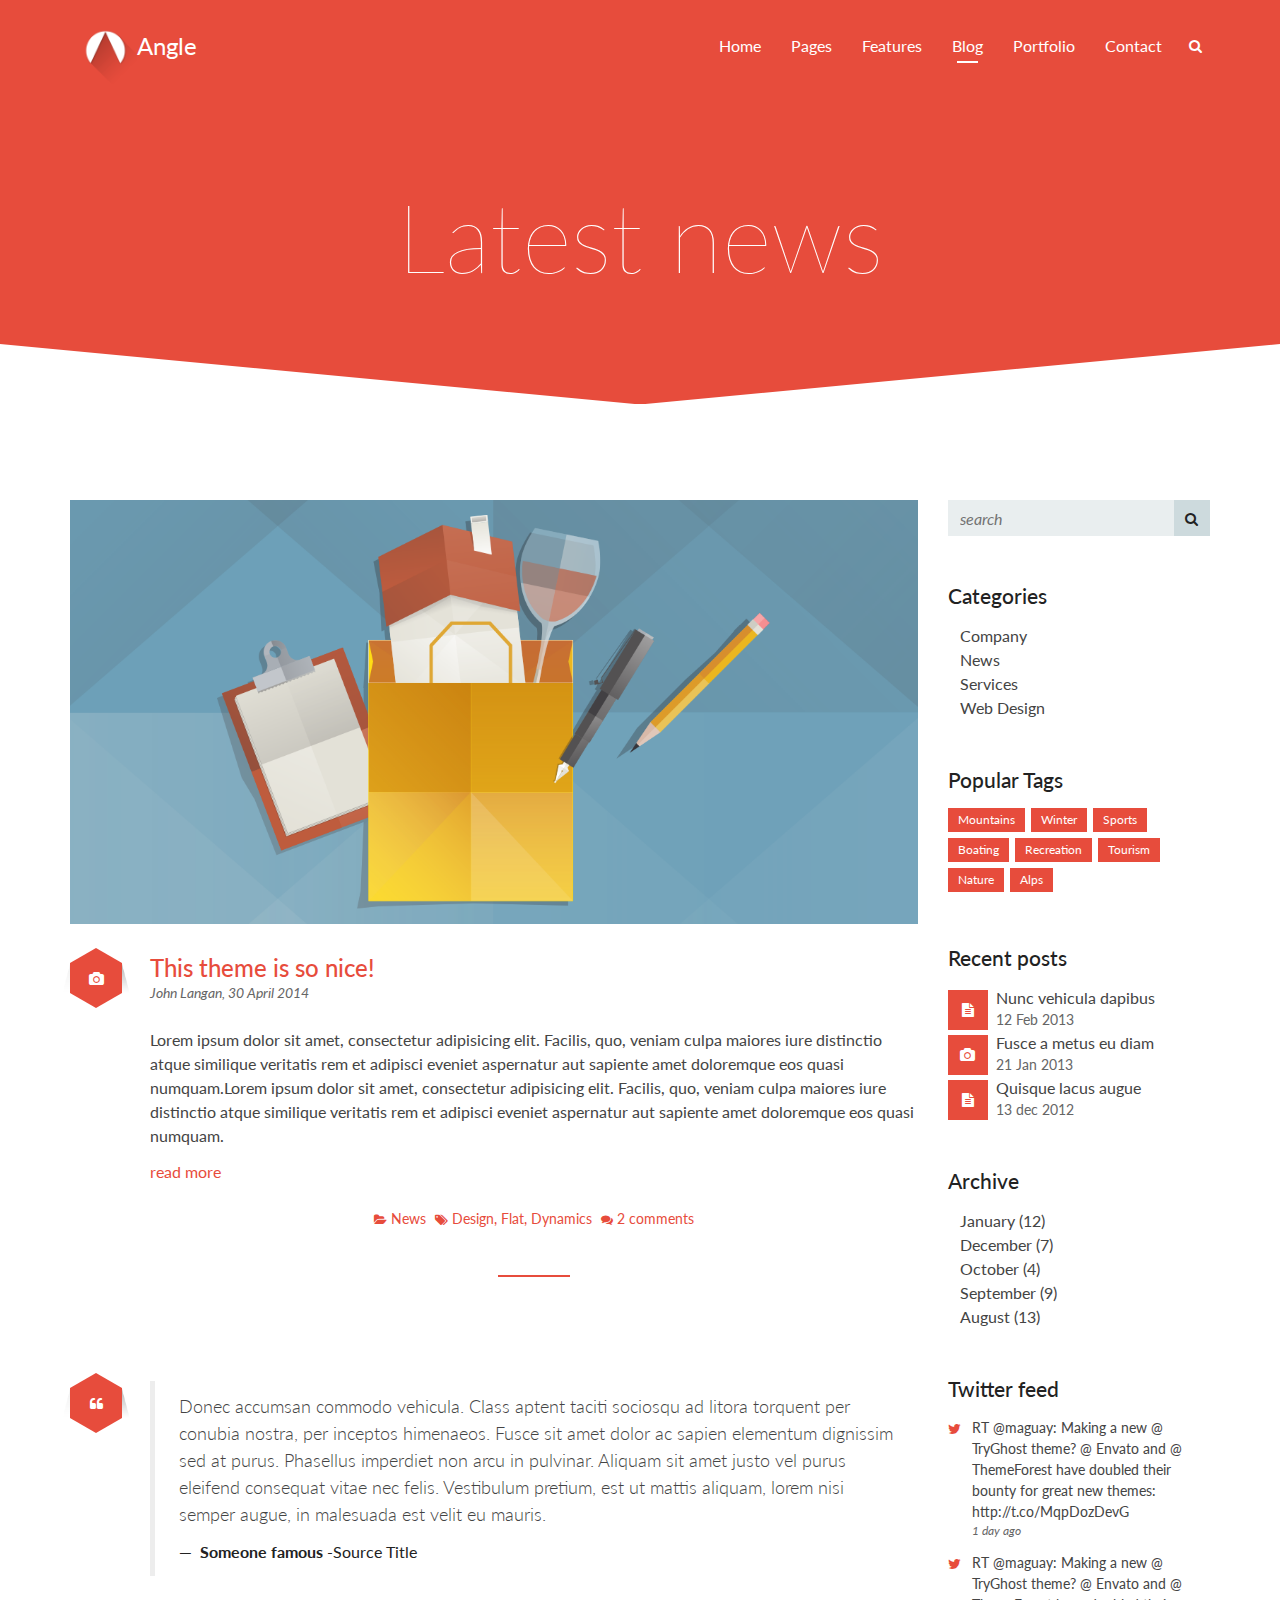
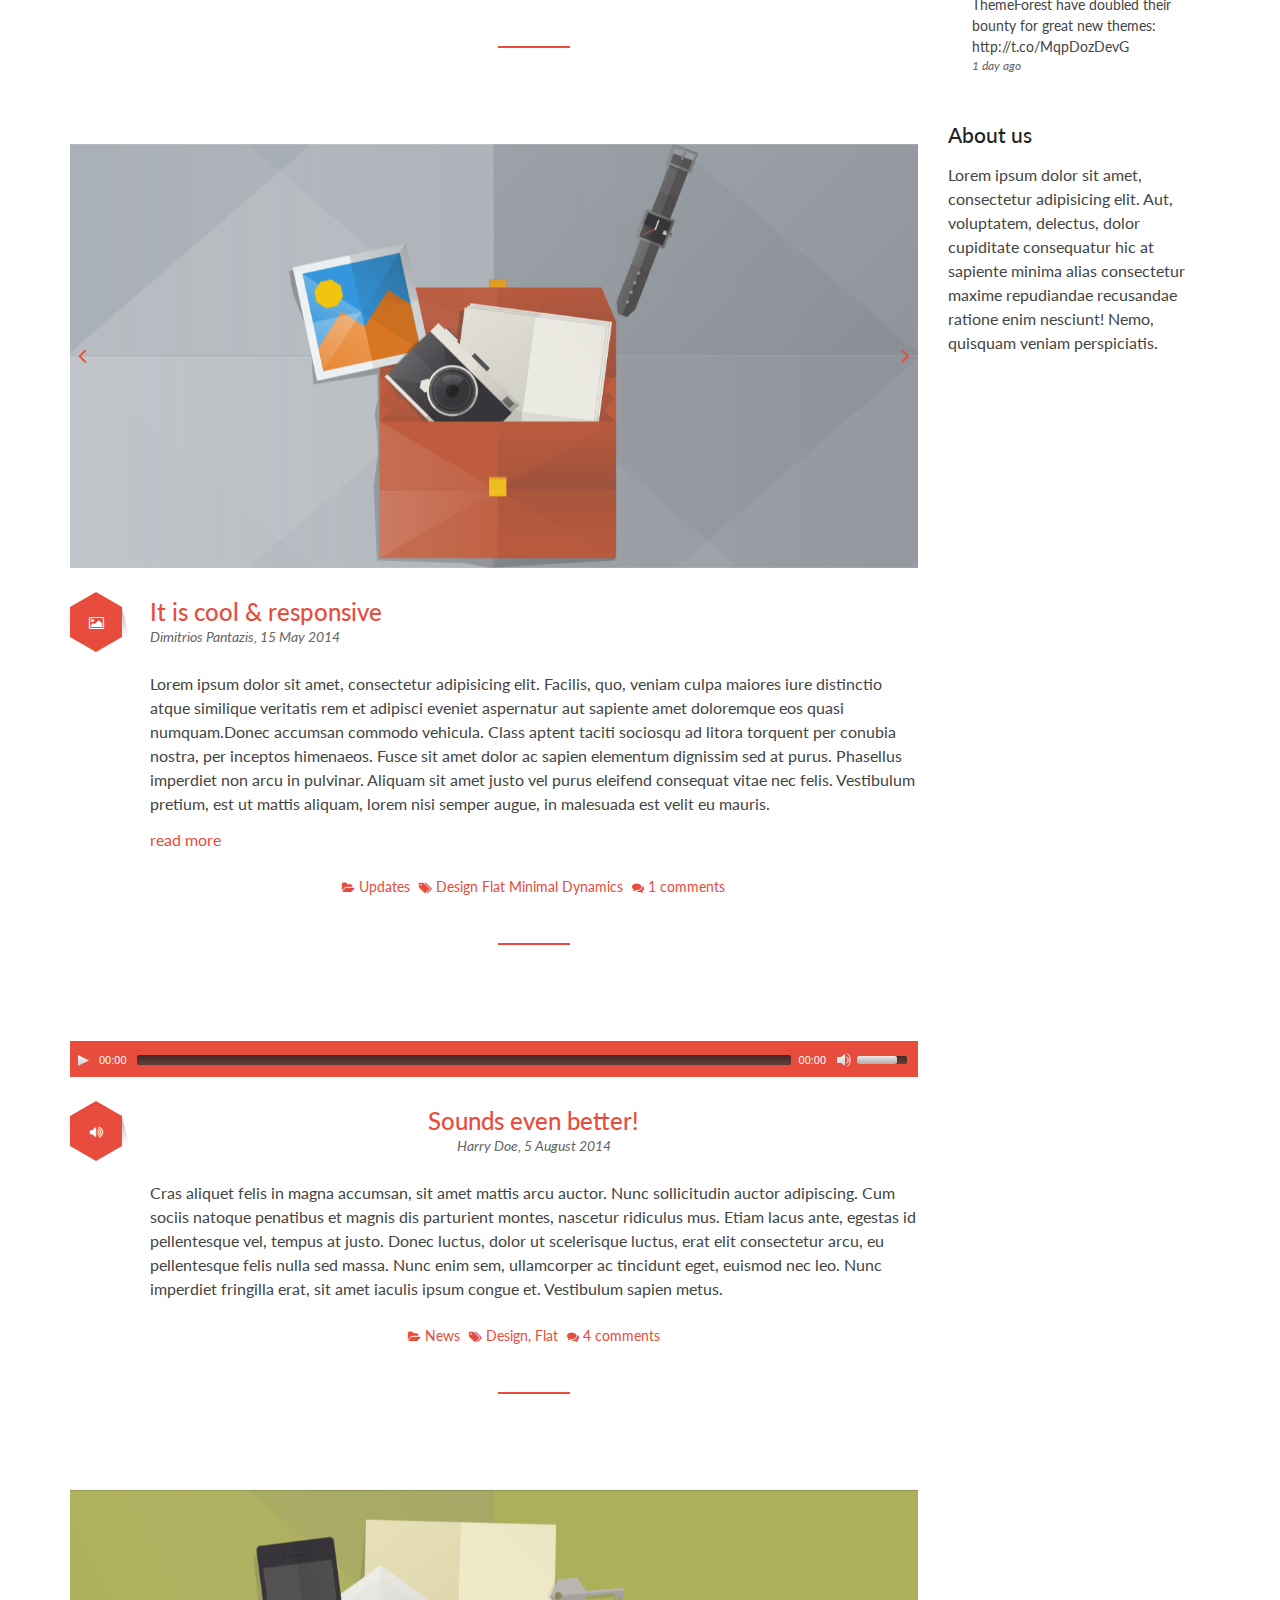
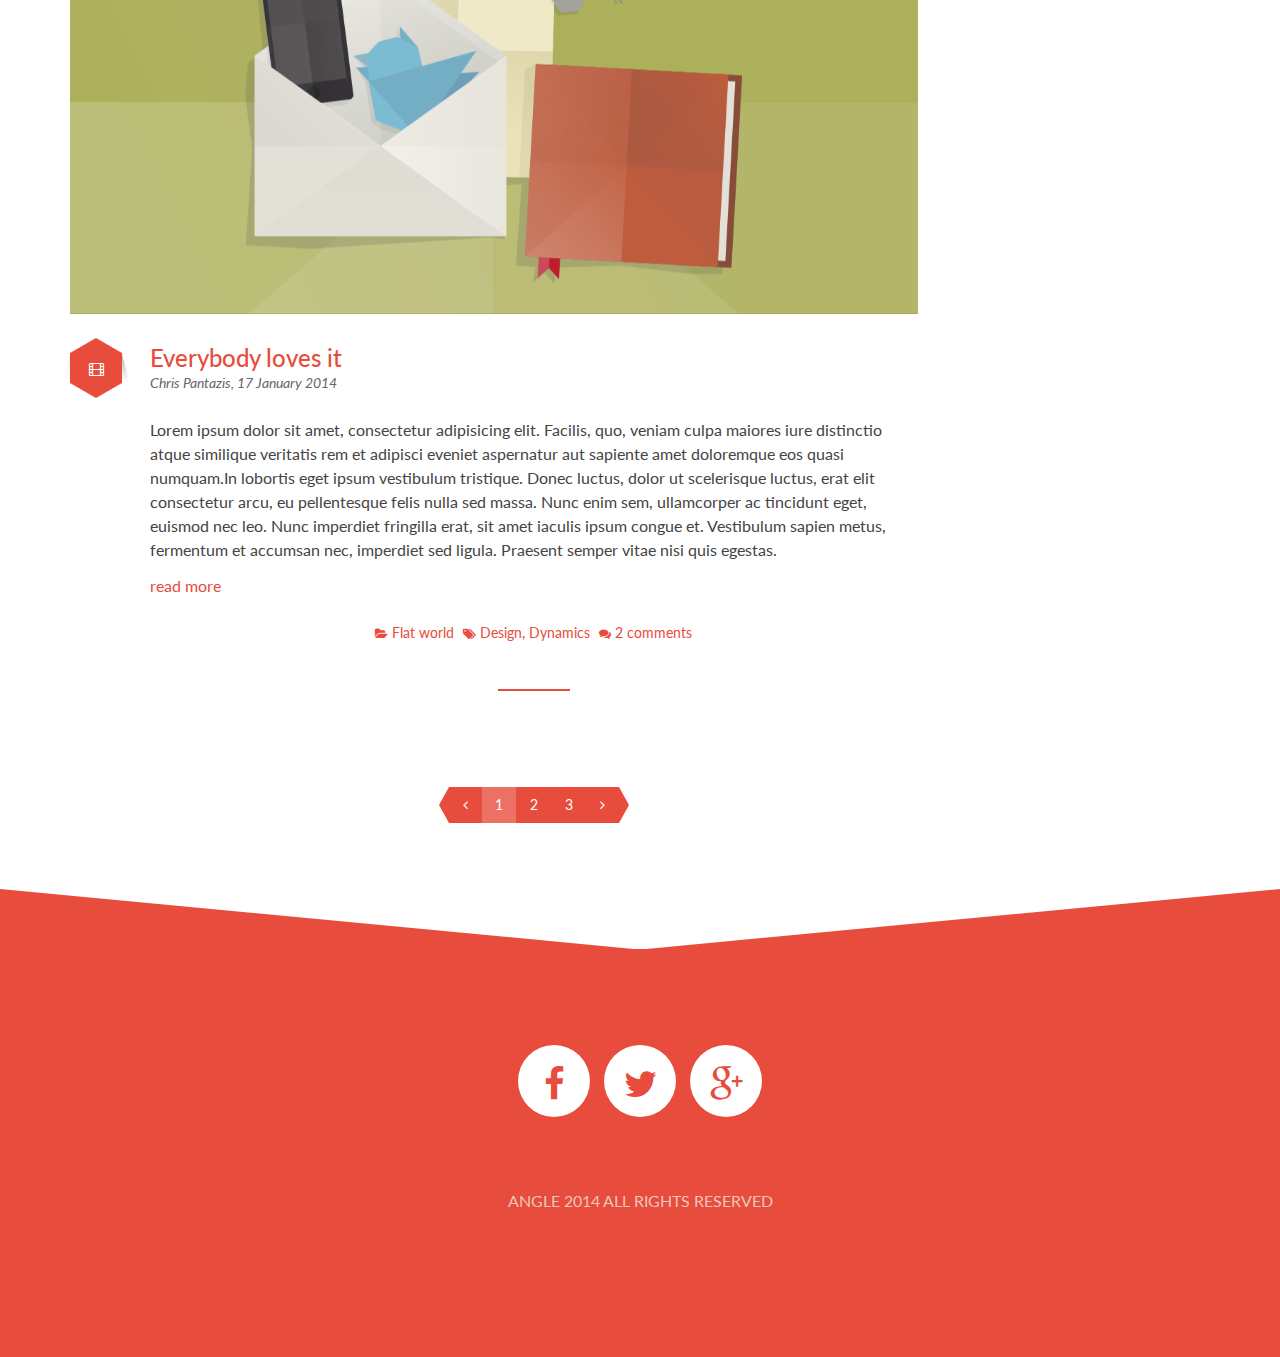
<file: blog.html>
<!DOCTYPE html>
<html lang="en">
    <head>
        <meta charset="UTF-8">
        <meta http-equiv="X-UA-Compatible" content="IE=edge">
        <meta name="viewport" content="width=device-width, initial-scale=1">
        <title>Blog | Angle HTML</title>
        <link rel="icon" type="image/x-icon" href="assets/images/favicons/favicon.ico" />
        <link rel="icon" type="image/png" href="assets/images/favicons/favicon.png" />
        <!-- For iPhone 4 Retina display: -->
        <link rel="apple-touch-icon-precomposed" sizes="114x114" href="assets/images/favicons/apple-touch-icon-114x114-precomposed.png">
        <!-- For iPad: -->
        <link rel="apple-touch-icon-precomposed" sizes="72x72" href="assets/images/favicons/apple-touch-icon-72x72-precomposed.png">
        <!-- For iPhone: -->
        <link rel="apple-touch-icon-precomposed" href="assets/images/favicons/apple-touch-icon-60x60-precomposed.png">
        <link href='http://fonts.googleapis.com/css?family=Lato:100,300,400,700,900,400italic' rel='stylesheet' type='text/css'>
        <link rel="stylesheet" href="assets/css/bootstrap.min.css">
        <link rel="stylesheet" href="assets/css/theme.min.css">
        <link rel="stylesheet" href="assets/css/color-defaults.min.css">
        <link rel="stylesheet" href="assets/css/swatch-beige-black.min.css">
        <link rel="stylesheet" href="assets/css/swatch-black-beige.min.css">
        <link rel="stylesheet" href="assets/css/swatch-black-white.min.css">
        <link rel="stylesheet" href="assets/css/swatch-black-yellow.min.css">
        <link rel="stylesheet" href="assets/css/swatch-blue-white.min.css">
        <link rel="stylesheet" href="assets/css/swatch-green-white.min.css">
        <link rel="stylesheet" href="assets/css/swatch-red-white.min.css">
        <link rel="stylesheet" href="assets/css/swatch-white-black.min.css">
        <link rel="stylesheet" href="assets/css/swatch-white-blue.min.css">
        <link rel="stylesheet" href="assets/css/swatch-white-green.min.css">
        <link rel="stylesheet" href="assets/css/swatch-white-red.min.css">
        <link rel="stylesheet" href="assets/css/swatch-yellow-black.min.css">
        <link rel="stylesheet" href="assets/css/fonts.min.css" media="screen">
    </head>
    <body>
        <header id="masthead" class="navbar navbar-sticky swatch-red-white" role="banner">
            <div class="container">
                <div class="navbar-header">
                    <button type="button" class="navbar-toggle collapsed" data-toggle="collapse" data-target=".main-navbar">
                        <span class="icon-bar"></span>
                        <span class="icon-bar"></span>
                        <span class="icon-bar"></span>
                    </button>
                    <a href="../index.html" class="navbar-brand">
                        <img src="assets/images/logo.png" alt="One of the best themes ever">Angle
                    </a>
                </div>
                <nav class="collapse navbar-collapse main-navbar" role="navigation">
                    <div class="sidebar-widget widget_search pull-right">
                        <form>
                            <div class="input-group">
                                <input class="form-control" type="text" placeholder="Search here....">
                                <span class="input-group-btn">
                            <button class="btn" type="submit">
                                <i class="fa fa-search"></i>
                            </button>
                        </span>
                            </div>
                        </form>
                    </div>
                    <ul class="nav navbar-nav navbar-right">
                        <li class="dropdown ">
                            <a href="#" class="dropdown-toggle" data-toggle="dropdown">Home</a>
                            <ul class="dropdown-menu">
                                <li><a href="index.html">v1. Classic</a>
                                </li>
                                <li><a href="launch.html">v2. Product Launch</a>
                                </li>
                                <li><a href="about-us-home.html">v3. The team</a>
                                </li>
                                <li><a href="one-page.html">v4. One Page Style</a>
                                </li>
                                <li><a href="flexslider.html">v5. Flexslider</a>
                                </li>
                                <li><a href="revolution-slider.html">v6. Revolution SLider</a>
                                </li>
                            </ul>
                        </li>
                        <li class="dropdown ">
                            <a href="#" class="dropdown-toggle" data-toggle="dropdown">Pages</a>
                            <ul class="dropdown-menu">
                                <li><a href="services-page.html">Services</a>
                                </li>
                                <li><a href="services-alt-page.html">More Services</a>
                                </li>
                                <li><a href="single-service.html">Single Service</a>
                                </li>
                                <li><a href="about-us.html">About Us</a>
                                </li>
                                <li><a href="about-me.html">About Me</a>
                                </li>
                                <li><a href="office.html">Our Office</a>
                                </li>
                                <li><a href="faq.html">FAQ</a>
                                </li>
                                <li><a href="404.html">404</a>
                                </li>
                                <li><a href="countdown.html">Coming Soon</a>
                                </li>
                                <li><a href="pricing.html">Pricing</a>
                                </li>
                                <li><a href="sidebar-right.html">Right Sidebar</a>
                                </li>
                                <li><a href="sidebar-left.html">Left Sidebar</a>
                                </li>
                                <li><a href="header-alt.html">Alt Header</a>
                                </li>
                                <li><a href="footer-alt.html">Footer Columns</a>
                                </li>
                            </ul>
                        </li>
                        <li class="dropdown ">
                            <a href="#" class="dropdown-toggle" data-toggle="dropdown">Features</a>
                            <ul class="dropdown-menu">
                                <li><a href="typography.html">Typography</a>
                                </li>
                                <li><a href="elements.html">Elements</a>
                                </li>
                                <li><a href="icons.html">Font Icons</a>
                                </li>
                                <li><a href="custom-icons.html">Custom Icons</a>
                                </li>
                                <li><a href="tables.html">Tables</a>
                                </li>
                                <li><a href="section-decorations.html">Section Decorations</a>
                                </li>
                                <li><a href="background-videos.html">Background Videos</a>
                                </li>
                                <li><a href="background-images.html">Background Images</a>
                                </li>
                                <li><a href="color-swatches.html">Color Swatches</a>
                                </li>
                                <li><a href="scroll-animation.html">Scroll Animations</a>
                                </li>
                                <li><a href="header-options.html">Header Options</a>
                                </li>
                                <li><a href="footer-options.html">Footer Options</a>
                                </li>
                            </ul>
                        </li>
                        <li class="dropdown active">
                            <a href="#" class="dropdown-toggle" data-toggle="dropdown">Blog</a>
                            <ul class="dropdown-menu">
                                <li><a href="blog.html">Normal Blog</a>
                                </li>
                                <li><a href="blog-fullwidth.html">Full Width Blog</a>
                                </li>
                                <li><a href="grid-blog.html">Grid Blog</a>
                                </li>
                                <li><a href="post.html">Single Post</a>
                                </li>
                                <li><a href="blog-styles.html">Blog Styles</a>
                                </li>
                                <li><a href="results.html">Search Results</a>
                                </li>
                                <li><a href="author.html">Author&#x27;s Page</a>
                                </li>
                            </ul>
                        </li>
                        <li class="dropdown ">
                            <a href="#" class="dropdown-toggle" data-toggle="dropdown">Portfolio</a>
                            <ul class="dropdown-menu">
                                <li><a href="portfolio-2col.html">Two Columns</a>
                                </li>
                                <li><a href="portfolio-3col.html">Three Columns</a>
                                </li>
                                <li><a href="portfolio-4col.html">Four Columns</a>
                                </li>
                                <li><a href="portfolio-3col-circles.html">Circled Portfolio</a>
                                </li>
                                <li><a href="portfolio-3col-rect.html">Rectangle Portfolio</a>
                                </li>
                                <li><a href="portfolio-3col-squares.html">Square Portfolio</a>
                                </li>
                                <li role="presentation" class="divider"></li>
                                <li><a href="portfolio-item-big.html">Single Big</a>
                                </li>
                                <li><a href="portfolio-item-big-alt.html">Single Big Alt</a>
                                </li>
                                <li><a href="portfolio-item-small.html">Single Small</a>
                                </li>
                                <li><a href="portfolio-item-video.html">Single Video</a>
                                </li>
                                <li><a href="portfolio-item-gallery.html">Single Gallery</a>
                                </li>
                            </ul>
                        </li>
                        <li class="dropdown ">
                            <a href="#" class="dropdown-toggle" data-toggle="dropdown">Contact</a>
                            <ul class="dropdown-menu">
                                <li><a href="contact.html">Contact</a>
                                </li>
                                <li><a href="contact-alt.html">Contact Alt</a>
                                </li>
                            </ul>
                        </li>
                    </ul>
                </nav>
            </div>
        </header>
        <div id="content" role="main">
            <section class="section swatch-red-white">
                <div class="container">
                    <header class="section-header no-underline">
                        <h1 class="headline hyper hairline">Latest news</h1>
                    </header>
                </div>
            </section>
            <section class="section swatch-white-red has-top">
                <div class="decor-top">
                    <svg class="decor" height="100%" preserveaspectratio="none" version="1.1" viewbox="0 0 100 100" width="100%" xmlns="http://www.w3.org/2000/svg">
                        <path d="M0 0 L50 100 L100 0 L100 100 L0 100" stroke-width="0"></path>
                    </svg>
                </div>
                <div class="container">
                    <div class="row">
                        <div class="col-md-9">
                            <article class="post post-showinfo">
                                <div class="post-media overlay">
                                    <a class="feature-image magnific hover-animate" href="assets/images/design/vector/img-7-1200x600.png" title="Thats a nice image">
                                        <img alt="some image" src="assets/images/design/vector/img-7-1200x600.png">
                                        <i class="fa fa-search-plus"></i>
                                    </a>
                                </div>
                                <div class="post-head small-screen-center">
                                    <h2 class="post-title">
      <a href="post.html">
        This theme is so nice!
      </a>
    </h2>
                                    <small class="post-author">
      <a href="blog.html">John Langan,</a>
    </small>
                                    <small class="post-date">
      <a href="post.html">30 April 2014</a>
    </small>
                                    <div class="post-icon flat-shadow flat-hex">
                                        <div class="hex hex-big">
                                            <i class="fa fa-camera"></i>
                                        </div>
                                    </div>
                                </div>
                                <div class="post-body">
                                    <p>
                                        Lorem ipsum dolor sit amet, consectetur adipisicing elit. Facilis, quo, veniam culpa maiores iure distinctio atque similique veritatis rem et adipisci eveniet aspernatur aut sapiente amet doloremque eos quasi numquam.Lorem ipsum dolor sit amet, consectetur
                                        adipisicing elit. Facilis, quo, veniam culpa maiores iure distinctio atque similique veritatis rem et adipisci eveniet aspernatur aut sapiente amet doloremque eos quasi numquam.
                                    </p>
                                    <a class="more-link" href="post.html">
      read more
    </a>
                                </div>
                                <div class="bordered post-extras text-center">
                                    <div class="text-center">
                                        <span class="post-category">
      <a href="post.html">
        <i class="fa fa-folder-open"></i>
        News
      </a>
    </span>
                                        <span class="post-tags">
      <i class="fa fa-tags"></i>
      
        <a href="post.html">
          Design,
        </a>
      
      
        <a href="post.html">
          Flat,
        </a>
      
      
        <a href="post.html">
          Dynamics
        </a>
      
      
    </span>
                                        <span class="post-link">
      <a href="post.html">
        <i class="fa fa-comments"></i>
        2 comments
      </a>
    </span>
                                    </div>
                                </div>
                            </article>
                            <article class="post post-showinfo">
                                <div class="post-head small-screen-center no-title">
                                    <div class="post-icon flat-shadow flat-hex">
                                        <div class="hex hex-big">
                                            <i class="fa fa-quote-left"></i>
                                        </div>
                                    </div>
                                </div>
                                <div class="post-body">
                                    <blockquote>
                                        <p>Donec accumsan commodo vehicula. Class aptent taciti sociosqu ad litora torquent per conubia nostra, per inceptos himenaeos. Fusce sit amet dolor ac sapien elementum dignissim sed at purus. Phasellus imperdiet non
                                            arcu in pulvinar. Aliquam sit amet justo vel purus eleifend consequat vitae nec felis. Vestibulum pretium, est ut mattis aliquam, lorem nisi semper augue, in malesuada est velit eu mauris.</p>
                                        <small>
        Someone famous
        <cite title="Source Title">Source Title</cite>
      </small>
                                    </blockquote>
                                </div>
                                <div class="post-extras bordered padded-huge text-center"></div>
                            </article>
                            <article class="post post-showinfo">
                                <div class="post-media overlay">
                                    <div id="slider-flex7" class="flexslider text-left" data-flex-speed="7000" data-flex-animation="slide" data-flex-controls="hide" data-flex-directions="show" data-flex-controlsalign="center" data-flex-captionhorizontal="alternate" data-flex-captionvertical="bottom"
                                    data-flex-controlsposition="" data-flex-directions-type="">
                                        <ul class="slides">
                                            <li>
                                                <img src="assets/images/design/vector/img-3-1200x600.png" alt="some image">
                                            </li>
                                            <li>
                                                <img src="assets/images/design/vector/img-4-1200x600.png" alt="some image">
                                            </li>
                                        </ul>
                                    </div>
                                </div>
                                <div class="post-head small-screen-center">
                                    <h2 class="post-title">
      <a href="post.html">
        It is cool &amp; responsive
      </a>
    </h2>
                                    <small class="post-author">
      <a href="blog.html">Dimitrios Pantazis,</a>
    </small>
                                    <small class="post-date">
      <a href="post.html">15 May 2014</a>
    </small>
                                    <div class="post-icon flat-shadow flat-hex">
                                        <div class="hex hex-big">
                                            <i class="fa fa-picture-o"></i>
                                        </div>
                                    </div>
                                </div>
                                <div class="post-body">
                                    <p>
                                        Lorem ipsum dolor sit amet, consectetur adipisicing elit. Facilis, quo, veniam culpa maiores iure distinctio atque similique veritatis rem et adipisci eveniet aspernatur aut sapiente amet doloremque eos quasi numquam.Donec accumsan commodo vehicula. Class
                                        aptent taciti sociosqu ad litora torquent per conubia nostra, per inceptos himenaeos. Fusce sit amet dolor ac sapien elementum dignissim sed at purus. Phasellus imperdiet non arcu in pulvinar. Aliquam sit amet justo
                                        vel purus eleifend consequat vitae nec felis. Vestibulum pretium, est ut mattis aliquam, lorem nisi semper augue, in malesuada est velit eu mauris.
                                    </p>
                                    <a class="more-link" href="post.html">
      read more
    </a>
                                </div>
                                <div class="bordered post-extras text-center">
                                    <div class="text-center">
                                        <span class="post-category">
      <a href="post.html">
        <i class="fa fa-folder-open"></i>
        Updates
      </a>
    </span>
                                        <span class="post-tags">
      <i class="fa fa-tags"></i>
      
        <a href="post.html">
          Design
        </a>
      
      
        <a href="post.html">
          Flat
        </a>
      
      
        <a href="post.html">
          Minimal
        </a>
      
      
        <a href="post.html">
          Dynamics
        </a>
      
    </span>
                                        <span class="post-link">
      <a href="post.html">
        <i class="fa fa-comments"></i>
        1 comments
      </a>
    </span>
                                    </div>
                                </div>
                            </article>
                            <article class="post post-showinfo">
                                <div class="post-media swatch-white-red">
                                    <audio controls="" preload="auto" style="width:100%;">
                                        <source src="http://theme-background-videos.s3.amazonaws.com/audio/audio.wav">
                                            <source src="http://theme-background-videos.s3.amazonaws.com/audio/audio.mp3">
                                                <source src="http://theme-background-videos.s3.amazonaws.com/audio/audio.ogg">
                                    </audio>
                                </div>
                                <div class="post-head text-center">
                                    <h2 class="post-title">
      <a href="post.html">
        Sounds even better!
      </a>
    </h2>
                                    <small class="post-author">
      <a href="blog.html">Harry Doe,</a>
    </small>
                                    <small class="post-date">
      <a href="post.html">5 August 2014</a>
    </small>
                                    <div class="post-icon flat-shadow flat-hex">
                                        <div class="hex hex-big">
                                            <i class="fa fa-volume-up"></i>
                                        </div>
                                    </div>
                                </div>
                                <div class="post-body">
                                    <p>
                                        Cras aliquet felis in magna accumsan, sit amet mattis arcu auctor. Nunc sollicitudin auctor adipiscing. Cum sociis natoque penatibus et magnis dis parturient montes, nascetur ridiculus mus. Etiam lacus ante, egestas id pellentesque vel, tempus at justo.
                                        Donec luctus, dolor ut scelerisque luctus, erat elit consectetur arcu, eu pellentesque felis nulla sed massa. Nunc enim sem, ullamcorper ac tincidunt eget, euismod nec leo. Nunc imperdiet fringilla erat, sit amet
                                        iaculis ipsum congue et. Vestibulum sapien metus.
                                    </p>
                                </div>
                                <div class="bordered post-extras text-center">
                                    <div class="text-center">
                                        <span class="post-category">
      <a href="post.html">
        <i class="fa fa-folder-open"></i>
        News
      </a>
    </span>
                                        <span class="post-tags">
      <i class="fa fa-tags"></i>
      
        <a href="post.html">
          Design,
        </a>
      
      
        <a href="post.html">
          Flat
        </a>
      
      
      
    </span>
                                        <span class="post-link">
      <a href="post.html">
        <i class="fa fa-comments"></i>
        4 comments
      </a>
    </span>
                                    </div>
                                </div>
                            </article>
                            <article class="post post-showinfo">
                                <div class="post-media overlay">
                                    <a class="feature-image magnific-youtube hover-animate" href="http://www.youtube.com/watch?v=cfOa1a8hYP8" title="">
                                        <img alt="" src="assets/images/design/vector/img-2-1200x600.png">
                                        <i class="fa fa-play"></i>
                                    </a>
                                </div>
                                <div class="post-head small-screen-center">
                                    <h2 class="post-title">
      <a href="post.html">
        Everybody loves it
      </a>
    </h2>
                                    <small class="post-author">
      <a href="blog.html">Chris Pantazis,</a>
    </small>
                                    <small class="post-date">
      <a href="post.html">17 January 2014</a>
    </small>
                                    <div class="post-icon flat-shadow flat-hex">
                                        <div class="hex hex-big">
                                            <i class="fa fa-film"></i>
                                        </div>
                                    </div>
                                </div>
                                <div class="post-body">
                                    <p>
                                        Lorem ipsum dolor sit amet, consectetur adipisicing elit. Facilis, quo, veniam culpa maiores iure distinctio atque similique veritatis rem et adipisci eveniet aspernatur aut sapiente amet doloremque eos quasi numquam.In lobortis eget ipsum vestibulum
                                        tristique. Donec luctus, dolor ut scelerisque luctus, erat elit consectetur arcu, eu pellentesque felis nulla sed massa. Nunc enim sem, ullamcorper ac tincidunt eget, euismod nec leo. Nunc imperdiet fringilla erat,
                                        sit amet iaculis ipsum congue et. Vestibulum sapien metus, fermentum et accumsan nec, imperdiet sed ligula. Praesent semper vitae nisi quis egestas.
                                    </p>
                                    <a class="more-link" href="post.html">
      read more
    </a>
                                </div>
                                <div class="bordered post-extras text-center">
                                    <div class="text-center">
                                        <span class="post-category">
      <a href="post.html">
        <i class="fa fa-folder-open"></i>
        Flat world
      </a>
    </span>
                                        <span class="post-tags">
      <i class="fa fa-tags"></i>
      
        <a href="post.html">
          Design,
        </a>
      
      
        <a href="post.html">
          Dynamics
        </a>
      
      
      
    </span>
                                        <span class="post-link">
      <a href="post.html">
        <i class="fa fa-comments"></i>
        2 comments
      </a>
    </span>
                                    </div>
                                </div>
                            </article>
                            <div class="text-center post-showinfo">
                                <ul class="post-navigation pagination">
                                    <li class="disabled">
                                        <a href="#">
                                            <i class="fa fa-angle-left"></i>
                                        </a>
                                    </li>
                                    <li class="active">
                                        <span href="#">1</span>
                                    </li>
                                    <li>
                                        <a href="#">2</a>
                                    </li>
                                    <li>
                                        <a href="#">3</a>
                                    </li>
                                    <li>
                                        <a class="btn btn-primary" href="#">
                                            <i class="fa fa-angle-right"></i>
                                        </a>
                                    </li>
                                </ul>
                            </div>
                        </div>
                        <aside class="col-md-3 sidebar">
                            <div class="sidebar-widget widget_search">
                                <form>
                                    <div class="input-group">
                                        <input class="form-control" placeholder="search" type="text">
                                        <span class="input-group-btn">
          <button class="btn" type="submit">
            <i class="fa fa-search"></i>
          </button>
        </span>
                                    </div>
                                </form>
                            </div>
                            <div class="sidebar-widget widget_categories">
                                <h3 class="sidebar-header">Categories</h3>
                                <ul>
                                    <li>
                                        <a href="#">
        Company
      </a>
                                    </li>
                                    <li>
                                        <a href="#">
        News
      </a>
                                    </li>
                                    <li>
                                        <a href="#">
        Services
      </a>
                                    </li>
                                    <li>
                                        <a href="#">
        Web Design
      </a>
                                    </li>
                                </ul>
                            </div>
                            <div class="sidebar-widget widget_tag_cloud">
                                <h3 class="sidebar-header">Popular Tags</h3>
                                <ul>
                                    <li>
                                        <a href="post.html">
                                            <span>Mountains</span>
                                        </a>
                                    </li>
                                    <li>
                                        <a href="post.html">
                                            <span>Winter</span>
                                        </a>
                                    </li>
                                    <li>
                                        <a href="post.html">
                                            <span>Sports</span>
                                        </a>
                                    </li>
                                    <li>
                                        <a href="post.html">
                                            <span>Boating</span>
                                        </a>
                                    </li>
                                    <li>
                                        <a href="post.html">
                                            <span>Recreation</span>
                                        </a>
                                    </li>
                                    <li>
                                        <a href="post.html">
                                            <span>Tourism</span>
                                        </a>
                                    </li>
                                    <li>
                                        <a href="post.html">
                                            <span>Nature</span>
                                        </a>
                                    </li>
                                    <li>
                                        <a href="post.html">
                                            <span>Alps</span>
                                        </a>
                                    </li>
                                </ul>
                            </div>
                            <div class="sidebar-widget widget_recent_entries">
                                <h3 class="sidebar-header">Recent posts</h3>
                                <ul>
                                    <li>
                                        <div class="post-icon">
                                            <i class="fa fa-file-text"></i>
                                        </div>
                                        <a href="post.html">
        Nunc vehicula dapibus
      </a>
                                        <small>
        12 Feb 2013
      </small>
                                    </li>
                                    <li>
                                        <div class="post-icon">
                                            <i class="fa fa-camera"></i>
                                        </div>
                                        <a href="post.html">
        Fusce a metus eu diam
      </a>
                                        <small>
        21 Jan 2013
      </small>
                                    </li>
                                    <li>
                                        <div class="post-icon">
                                            <i class="fa fa-file-text"></i>
                                        </div>
                                        <a href="post.html">
        Quisque lacus augue
      </a>
                                        <small>
        13 dec 2012
      </small>
                                    </li>
                                </ul>
                            </div>
                            <div class="sidebar-widget widget_archive">
                                <h3 class="sidebar-header">Archive</h3>
                                <ul>
                                    <li>
                                        <a href="#">
        January
      </a>
                                        (12)
                                    </li>
                                    <li>
                                        <a href="#">
        December
      </a>
                                        (7)
                                    </li>
                                    <li>
                                        <a href="#">
        October
      </a>
                                        (4)
                                    </li>
                                    <li>
                                        <a href="#">
        September
      </a>
                                        (9)
                                    </li>
                                    <li>
                                        <a href="#">
        August
      </a>
                                        (13)
                                    </li>
                                </ul>
                            </div>
                            <div class="sidebar-widget widget_oxy_twitter">
                                <h3 class="sidebar-header">Twitter feed</h3>
                                <ul>
                                    <li>
                                        RT @<a href="http://twitter.com/maguay">maguay</a>: Making a new @
                                        <a href="http://twitter.com/TryGhost">TryGhost</a>
                                        theme? @
                                        <a href="http://twitter.com/Envato">Envato</a>
                                        and @
                                        <a href="http://twitter.com/ThemeForest">ThemeForest</a>
                                        have doubled their bounty for great new themes:
                                        <a href="http://t.co/MqpDozDevG" rel="nofollow">http://t.co/MqpDozDevG</a>
                                        <small class="block text-italic">
        1&nbsp;day&nbsp;ago
      </small>
                                    </li>
                                    <li>
                                        RT @<a href="http://twitter.com/maguay">maguay</a>: Making a new @
                                        <a href="http://twitter.com/TryGhost">TryGhost</a>
                                        theme? @
                                        <a href="http://twitter.com/Envato">Envato</a>
                                        and @
                                        <a href="http://twitter.com/ThemeForest">ThemeForest</a>
                                        have doubled their bounty for great new themes:
                                        <a href="http://t.co/MqpDozDevG" rel="nofollow">http://t.co/MqpDozDevG</a>
                                        <small class="block text-italic">
        1&nbsp;day&nbsp;ago
      </small>
                                    </li>
                                </ul>
                            </div>
                            <div class="sidebar-widget widget_text">
                                <h3 class="sidebar-header">About us</h3>
                                <p>
                                    Lorem ipsum dolor sit amet, consectetur adipisicing elit. Aut, voluptatem, delectus, dolor cupiditate consequatur hic at sapiente minima alias consectetur maxime repudiandae recusandae ratione enim nesciunt! Nemo, quisquam veniam perspiciatis.
                                </p>
                            </div>
                        </aside>
                    </div>
                </div>
            </section>
            <footer id="footer" role="contentinfo">
                <section class="section swatch-red-white has-top">
                    <div class="decor-top">
                        <svg class="decor" height="100%" preserveaspectratio="none" version="1.1" viewbox="0 0 100 100" width="100%" xmlns="http://www.w3.org/2000/svg">
                            <path d="M0 0 L50 100 L100 0 L100 100 L0 100" stroke-width="0"></path>
                        </svg>
                    </div>
                    <div class="container">
                        <div class="row">
                            <div class="col-md-12 text-center">
                                <div id="swatch_social-2" class="sidebar-widget  widget_swatch_social">
                                    <ul class="unstyled inline small-screen-center social-icons social-background social-big">
                                        <li>
                                            <a target="_blank" href="http://www.oxygenna.com">
                                                <i class="fa fa-facebook"></i>
                                            </a>
                                        </li>
                                        <li>
                                            <a target="_blank" href="http://www.oxygenna.com">
                                                <i class="fa fa-twitter"></i>
                                            </a>
                                        </li>
                                        <li>
                                            <a target="_blank" href="http://www.oxygenna.com">
                                                <i class="fa fa-google-plus"></i>
                                            </a>
                                        </li>
                                    </ul>
                                </div>
                                <div id="text-4" class="sidebar-widget widget_text">
                                    <div class="textwidget">ANGLE 2014 ALL RIGHTS RESERVED
                                    </div>
                                </div>
                            </div>
                        </div>
                    </div>
                </section>
            </footer>
        </div>
        <a class="go-top hex-alt" href="javascript:void(0)">
            <i class="fa fa-angle-up"></i>
        </a>
        <script src="assets/js/packages.min.js"></script>
        <script src="assets/js/theme.min.js"></script>
    </body>
</html>
</file>
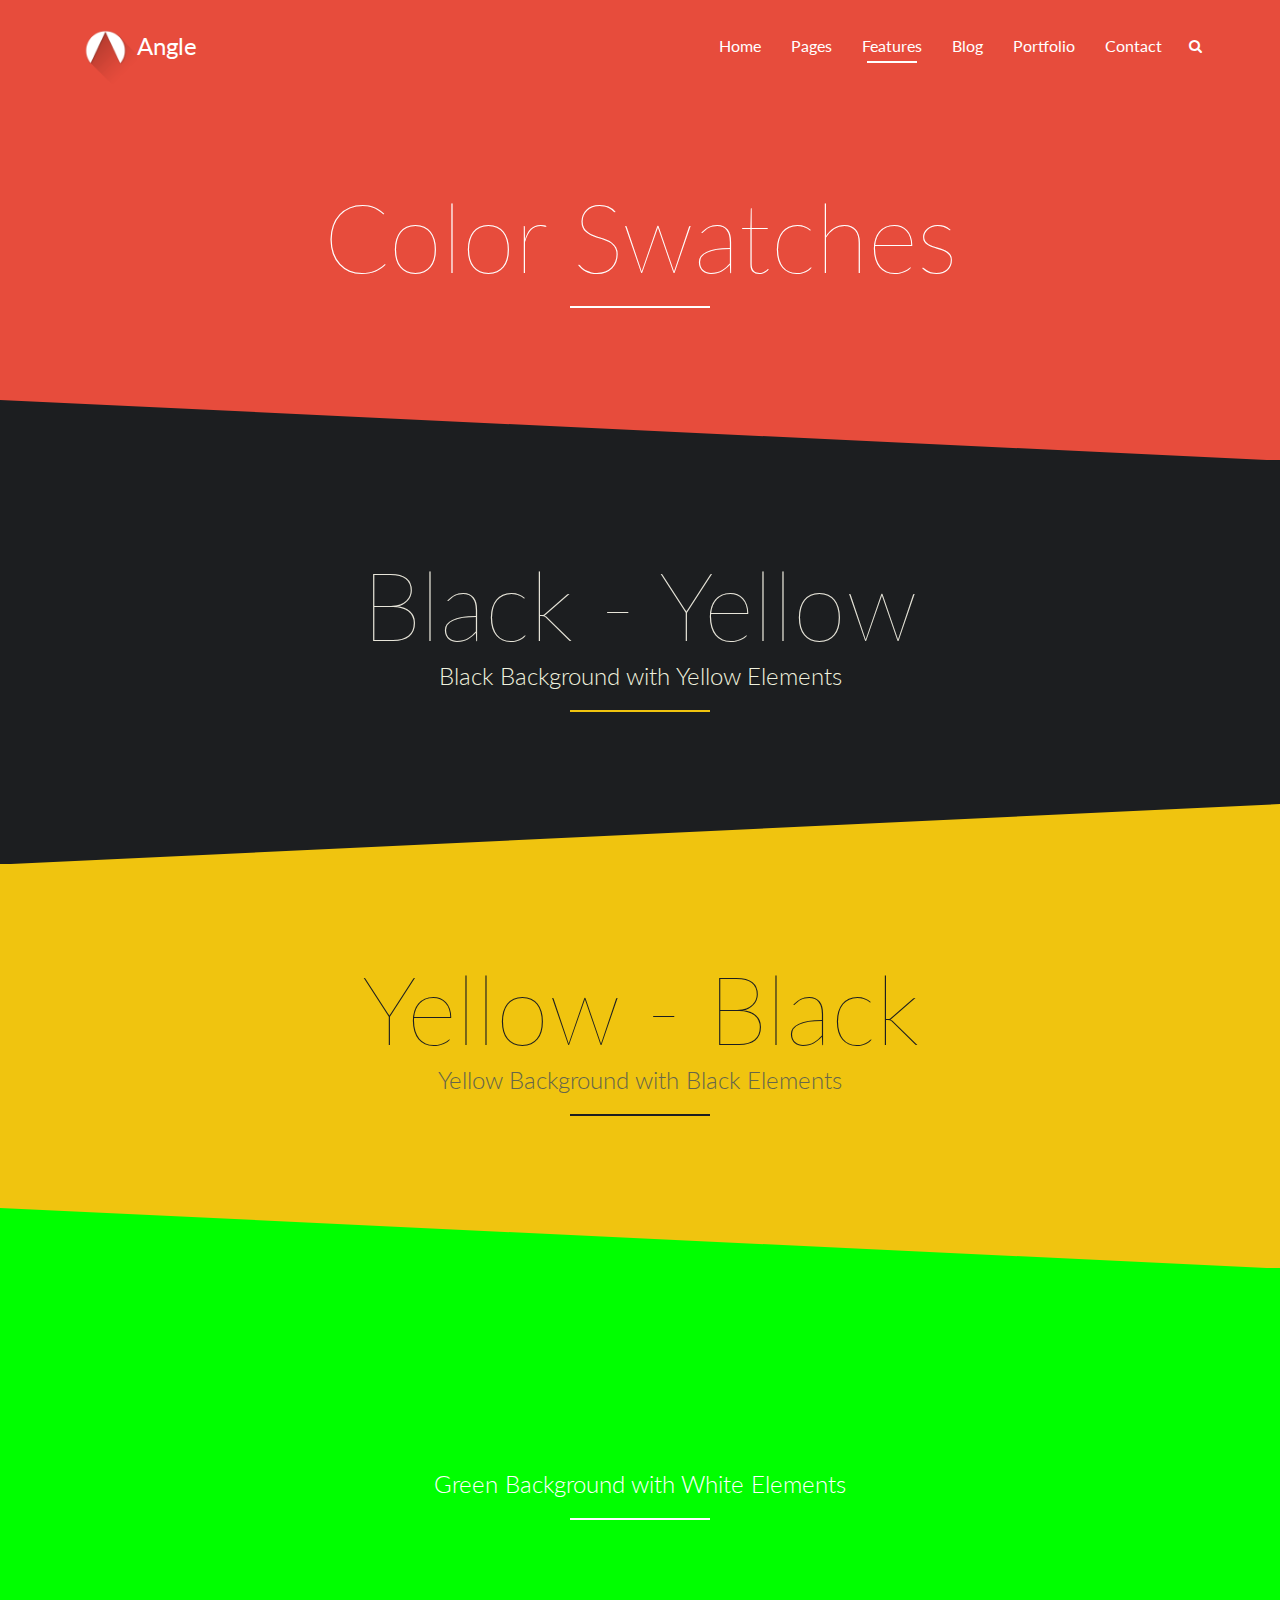
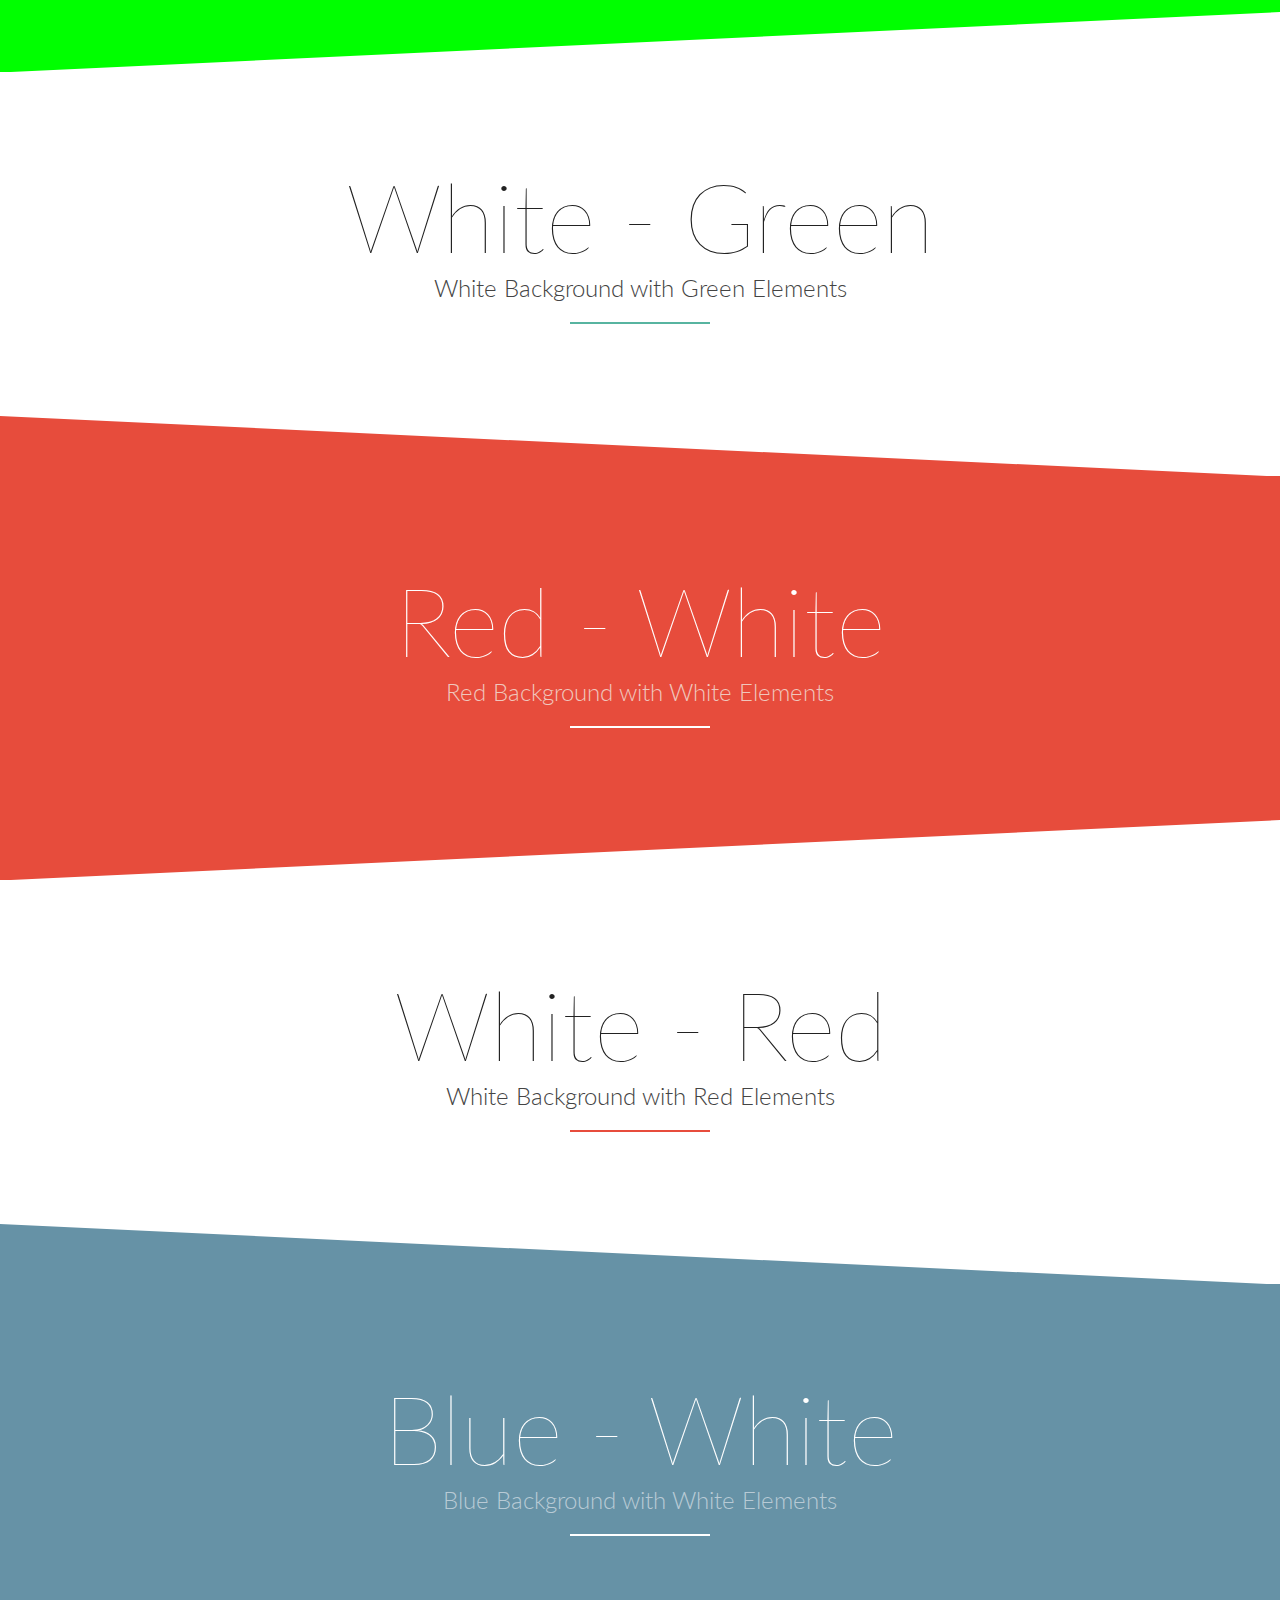
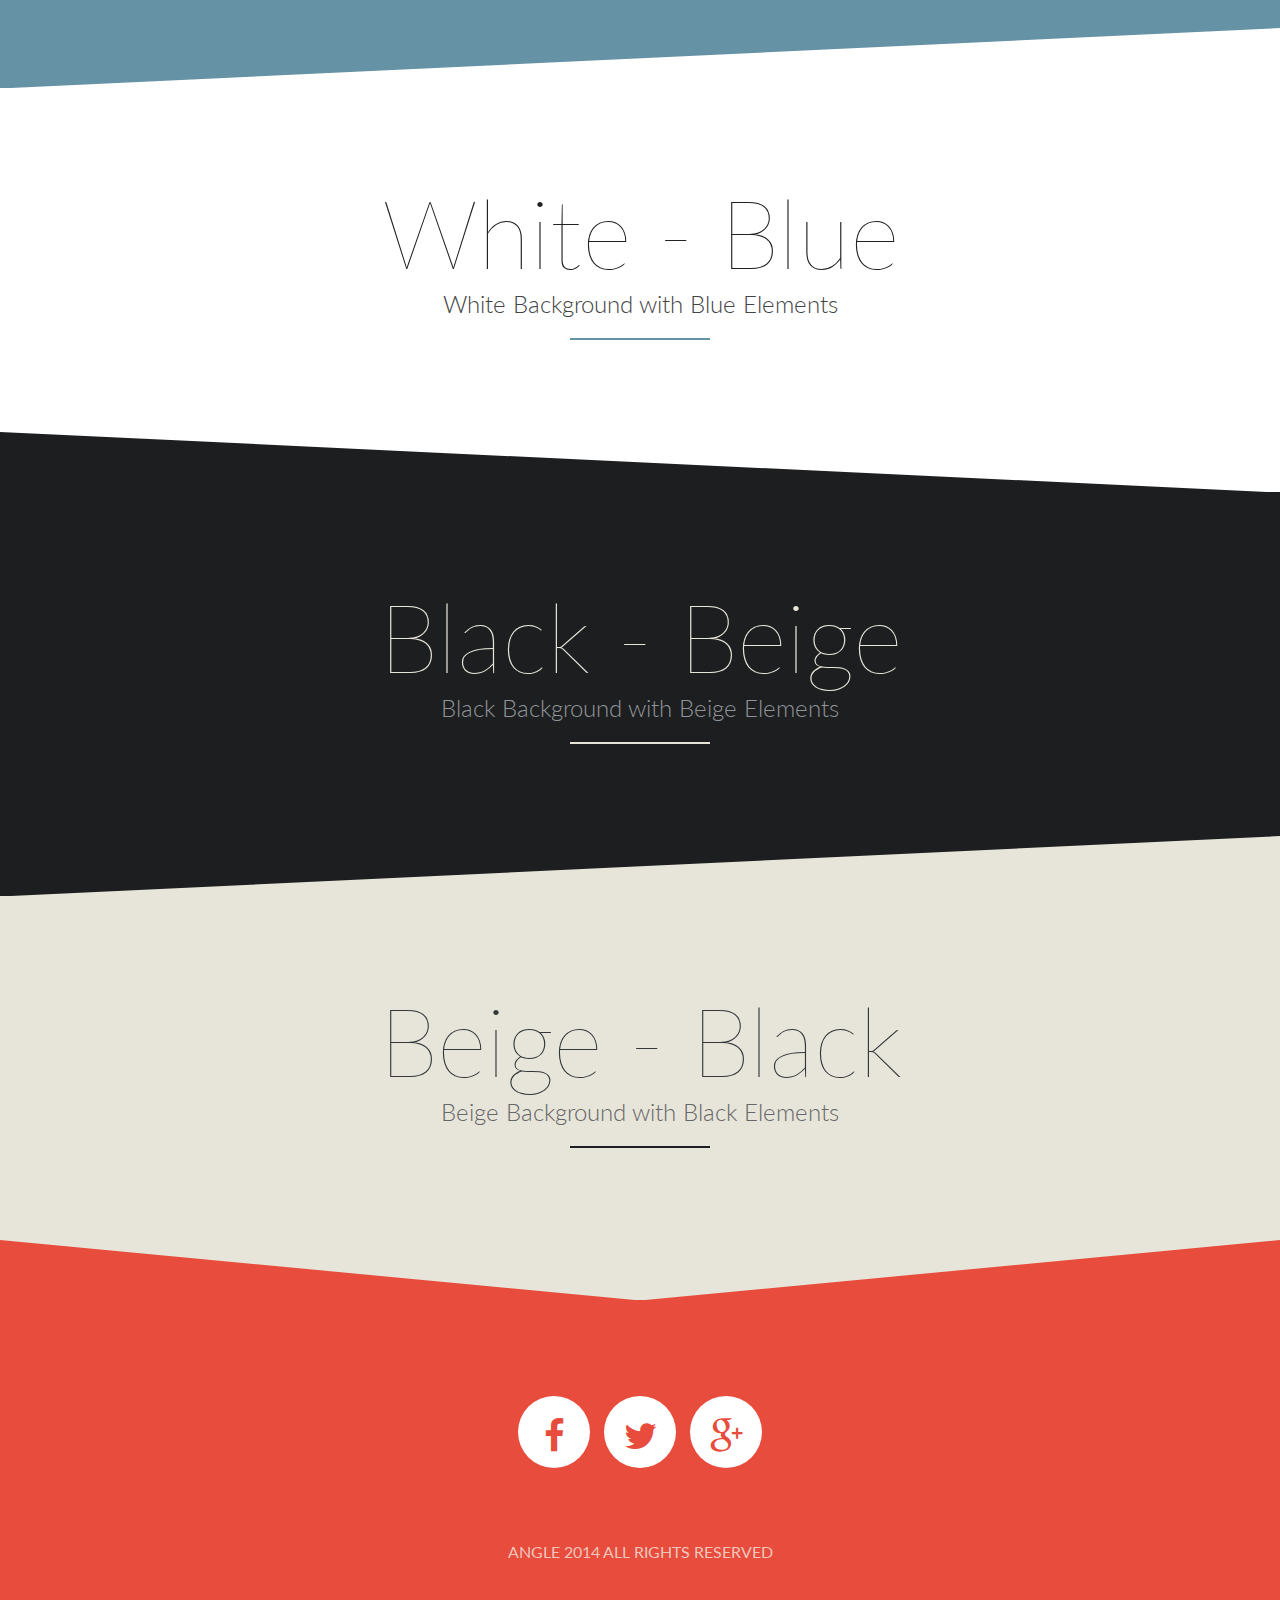
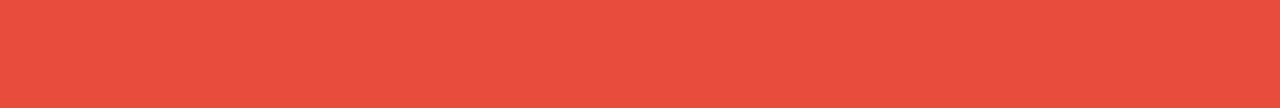
<file: color-swatches.html>
<!DOCTYPE html>
<html lang="en">
    <head>
        <meta charset="UTF-8">
        <meta http-equiv="X-UA-Compatible" content="IE=edge">
        <meta name="viewport" content="width=device-width, initial-scale=1">
        <title>Color Swatches | Angle HTML</title>
        <link rel="icon" type="image/x-icon" href="assets/images/favicons/favicon.ico" />
        <link rel="icon" type="image/png" href="assets/images/favicons/favicon.png" />
        <!-- For iPhone 4 Retina display: -->
        <link rel="apple-touch-icon-precomposed" sizes="114x114" href="assets/images/favicons/apple-touch-icon-114x114-precomposed.png">
        <!-- For iPad: -->
        <link rel="apple-touch-icon-precomposed" sizes="72x72" href="assets/images/favicons/apple-touch-icon-72x72-precomposed.png">
        <!-- For iPhone: -->
        <link rel="apple-touch-icon-precomposed" href="assets/images/favicons/apple-touch-icon-60x60-precomposed.png">
        <link href='http://fonts.googleapis.com/css?family=Lato:100,300,400,700,900,400italic' rel='stylesheet' type='text/css'>
        <link rel="stylesheet" href="assets/css/bootstrap.min.css">
        <link rel="stylesheet" href="assets/css/theme.min.css">
        <link rel="stylesheet" href="assets/css/color-defaults.min.css">
        <link rel="stylesheet" href="assets/css/swatch-beige-black.min.css">
        <link rel="stylesheet" href="assets/css/swatch-black-beige.min.css">
        <link rel="stylesheet" href="assets/css/swatch-black-white.min.css">
        <link rel="stylesheet" href="assets/css/swatch-black-yellow.min.css">
        <link rel="stylesheet" href="assets/css/swatch-blue-white.min.css">
        <link rel="stylesheet" href="assets/css/swatch-green-white.min.css">
        <link rel="stylesheet" href="assets/css/swatch-red-white.min.css">
        <link rel="stylesheet" href="assets/css/swatch-white-black.min.css">
        <link rel="stylesheet" href="assets/css/swatch-white-blue.min.css">
        <link rel="stylesheet" href="assets/css/swatch-white-green.min.css">
        <link rel="stylesheet" href="assets/css/swatch-white-red.min.css">
        <link rel="stylesheet" href="assets/css/swatch-yellow-black.min.css">
        <link rel="stylesheet" href="assets/css/fonts.min.css" media="screen">
    </head>
    <body>
        <header id="masthead" class="navbar navbar-sticky swatch-red-white" role="banner">
            <div class="container">
                <div class="navbar-header">
                    <button type="button" class="navbar-toggle collapsed" data-toggle="collapse" data-target=".main-navbar">
                        <span class="icon-bar"></span>
                        <span class="icon-bar"></span>
                        <span class="icon-bar"></span>
                    </button>
                    <a href="../index.html" class="navbar-brand">
                        <img src="assets/images/logo.png" alt="One of the best themes ever">Angle
                    </a>
                </div>
                <nav class="collapse navbar-collapse main-navbar" role="navigation">
                    <div class="sidebar-widget widget_search pull-right">
                        <form>
                            <div class="input-group">
                                <input class="form-control" type="text" placeholder="Search here....">
                                <span class="input-group-btn">
                            <button class="btn" type="submit">
                                <i class="fa fa-search"></i>
                            </button>
                        </span>
                            </div>
                        </form>
                    </div>
                    <ul class="nav navbar-nav navbar-right">
                        <li class="dropdown ">
                            <a href="#" class="dropdown-toggle" data-toggle="dropdown">Home</a>
                            <ul class="dropdown-menu">
                                <li><a href="index.html">v1. Classic</a>
                                </li>
                                <li><a href="launch.html">v2. Product Launch</a>
                                </li>
                                <li><a href="about-us-home.html">v3. The team</a>
                                </li>
                                <li><a href="one-page.html">v4. One Page Style</a>
                                </li>
                                <li><a href="flexslider.html">v5. Flexslider</a>
                                </li>
                                <li><a href="revolution-slider.html">v6. Revolution SLider</a>
                                </li>
                            </ul>
                        </li>
                        <li class="dropdown ">
                            <a href="#" class="dropdown-toggle" data-toggle="dropdown">Pages</a>
                            <ul class="dropdown-menu">
                                <li><a href="services-page.html">Services</a>
                                </li>
                                <li><a href="services-alt-page.html">More Services</a>
                                </li>
                                <li><a href="single-service.html">Single Service</a>
                                </li>
                                <li><a href="about-us.html">About Us</a>
                                </li>
                                <li><a href="about-me.html">About Me</a>
                                </li>
                                <li><a href="office.html">Our Office</a>
                                </li>
                                <li><a href="faq.html">FAQ</a>
                                </li>
                                <li><a href="404.html">404</a>
                                </li>
                                <li><a href="countdown.html">Coming Soon</a>
                                </li>
                                <li><a href="pricing.html">Pricing</a>
                                </li>
                                <li><a href="sidebar-right.html">Right Sidebar</a>
                                </li>
                                <li><a href="sidebar-left.html">Left Sidebar</a>
                                </li>
                                <li><a href="header-alt.html">Alt Header</a>
                                </li>
                                <li><a href="footer-alt.html">Footer Columns</a>
                                </li>
                            </ul>
                        </li>
                        <li class="dropdown active">
                            <a href="#" class="dropdown-toggle" data-toggle="dropdown">Features</a>
                            <ul class="dropdown-menu">
                                <li><a href="typography.html">Typography</a>
                                </li>
                                <li><a href="elements.html">Elements</a>
                                </li>
                                <li><a href="icons.html">Font Icons</a>
                                </li>
                                <li><a href="custom-icons.html">Custom Icons</a>
                                </li>
                                <li><a href="tables.html">Tables</a>
                                </li>
                                <li><a href="section-decorations.html">Section Decorations</a>
                                </li>
                                <li><a href="background-videos.html">Background Videos</a>
                                </li>
                                <li><a href="background-images.html">Background Images</a>
                                </li>
                                <li><a href="color-swatches.html">Color Swatches</a>
                                </li>
                                <li><a href="scroll-animation.html">Scroll Animations</a>
                                </li>
                                <li><a href="header-options.html">Header Options</a>
                                </li>
                                <li><a href="footer-options.html">Footer Options</a>
                                </li>
                            </ul>
                        </li>
                        <li class="dropdown ">
                            <a href="#" class="dropdown-toggle" data-toggle="dropdown">Blog</a>
                            <ul class="dropdown-menu">
                                <li><a href="blog.html">Normal Blog</a>
                                </li>
                                <li><a href="blog-fullwidth.html">Full Width Blog</a>
                                </li>
                                <li><a href="grid-blog.html">Grid Blog</a>
                                </li>
                                <li><a href="post.html">Single Post</a>
                                </li>
                                <li><a href="blog-styles.html">Blog Styles</a>
                                </li>
                                <li><a href="results.html">Search Results</a>
                                </li>
                                <li><a href="author.html">Author&#x27;s Page</a>
                                </li>
                            </ul>
                        </li>
                        <li class="dropdown ">
                            <a href="#" class="dropdown-toggle" data-toggle="dropdown">Portfolio</a>
                            <ul class="dropdown-menu">
                                <li><a href="portfolio-2col.html">Two Columns</a>
                                </li>
                                <li><a href="portfolio-3col.html">Three Columns</a>
                                </li>
                                <li><a href="portfolio-4col.html">Four Columns</a>
                                </li>
                                <li><a href="portfolio-3col-circles.html">Circled Portfolio</a>
                                </li>
                                <li><a href="portfolio-3col-rect.html">Rectangle Portfolio</a>
                                </li>
                                <li><a href="portfolio-3col-squares.html">Square Portfolio</a>
                                </li>
                                <li role="presentation" class="divider"></li>
                                <li><a href="portfolio-item-big.html">Single Big</a>
                                </li>
                                <li><a href="portfolio-item-big-alt.html">Single Big Alt</a>
                                </li>
                                <li><a href="portfolio-item-small.html">Single Small</a>
                                </li>
                                <li><a href="portfolio-item-video.html">Single Video</a>
                                </li>
                                <li><a href="portfolio-item-gallery.html">Single Gallery</a>
                                </li>
                            </ul>
                        </li>
                        <li class="dropdown ">
                            <a href="#" class="dropdown-toggle" data-toggle="dropdown">Contact</a>
                            <ul class="dropdown-menu">
                                <li><a href="contact.html">Contact</a>
                                </li>
                                <li><a href="contact-alt.html">Contact Alt</a>
                                </li>
                            </ul>
                        </li>
                    </ul>
                </nav>
            </div>
        </header>
        <div id="content" role="main">
            <section class="section swatch-red-white">
                <div class="container">
                    <header class="section-header underline">
                        <h1 class="headline hyper hairline">Color Swatches</h1>
                    </header>
                </div>
            </section>
            <section class="section swatch-black-yellow has-top">
                <div class="decor-top">
                    <svg class="decor" height="100%" preserveaspectratio="none" version="1.1" viewbox="0 0 100 100" width="100%" xmlns="http://www.w3.org/2000/svg">
                        <path d="M0 0 L100 100 L0 100" stroke-width="0"></path>
                    </svg>
                </div>
                <div class="container">
                    <header class="section-header underline">
                        <h1 class="headline hyper hairline">Black - Yellow</h1>
                        <p class="big">Black Background with Yellow Elements</p>
                    </header>
                </div>
            </section>
            <section class="section swatch-yellow-black has-top">
                <div class="decor-top">
                    <svg class="decor" height="100%" preserveaspectratio="none" version="1.1" viewbox="0 0 100 100" width="100%" xmlns="http://www.w3.org/2000/svg">
                        <path d="M0 100 L100 0 L100 100" stroke-width="0"></path>
                    </svg>
                </div>
                <div class="container">
                    <header class="section-header underline">
                        <h1 class="headline hyper hairline">Yellow - Black</h1>
                        <p class="big">Yellow Background with Black Elements</p>
                    </header>
                </div>
            </section>
            <section class="section swatch-green-white has-top">
                <div class="decor-top">
                    <svg class="decor" height="100%" preserveaspectratio="none" version="1.1" viewbox="0 0 100 100" width="100%" xmlns="http://www.w3.org/2000/svg">
                        <path d="M0 0 L100 100 L0 100" stroke-width="0"></path>
                    </svg>
                </div>
                <div class="container">
                    <header class="section-header underline">
                        <h1 class="headline hyper hairline">Green - White</h1>
                        <p class="big">Green Background with White Elements</p>
                    </header>
                </div>
            </section>
            <section class="section swatch-white-green has-top">
                <div class="decor-top">
                    <svg class="decor" height="100%" preserveaspectratio="none" version="1.1" viewbox="0 0 100 100" width="100%" xmlns="http://www.w3.org/2000/svg">
                        <path d="M0 100 L100 0 L100 100" stroke-width="0"></path>
                    </svg>
                </div>
                <div class="container">
                    <header class="section-header underline">
                        <h1 class="headline hyper hairline">White - Green</h1>
                        <p class="big">White Background with Green Elements</p>
                    </header>
                </div>
            </section>
            <section class="section swatch-red-white has-top">
                <div class="decor-top">
                    <svg class="decor" height="100%" preserveaspectratio="none" version="1.1" viewbox="0 0 100 100" width="100%" xmlns="http://www.w3.org/2000/svg">
                        <path d="M0 0 L100 100 L0 100" stroke-width="0"></path>
                    </svg>
                </div>
                <div class="container">
                    <header class="section-header underline">
                        <h1 class="headline hyper hairline">Red - White</h1>
                        <p class="big">Red Background with White Elements</p>
                    </header>
                </div>
            </section>
            <section class="section swatch-white-red has-top">
                <div class="decor-top">
                    <svg class="decor" height="100%" preserveaspectratio="none" version="1.1" viewbox="0 0 100 100" width="100%" xmlns="http://www.w3.org/2000/svg">
                        <path d="M0 100 L100 0 L100 100" stroke-width="0"></path>
                    </svg>
                </div>
                <div class="container">
                    <header class="section-header underline">
                        <h1 class="headline hyper hairline">White - Red</h1>
                        <p class="big">White Background with Red Elements</p>
                    </header>
                </div>
            </section>
            <section class="section swatch-blue-white has-top">
                <div class="decor-top">
                    <svg class="decor" height="100%" preserveaspectratio="none" version="1.1" viewbox="0 0 100 100" width="100%" xmlns="http://www.w3.org/2000/svg">
                        <path d="M0 0 L100 100 L0 100" stroke-width="0"></path>
                    </svg>
                </div>
                <div class="container">
                    <header class="section-header underline">
                        <h1 class="headline hyper hairline">Blue - White</h1>
                        <p class="big">Blue Background with White Elements</p>
                    </header>
                </div>
            </section>
            <section class="section swatch-white-blue has-top">
                <div class="decor-top">
                    <svg class="decor" height="100%" preserveaspectratio="none" version="1.1" viewbox="0 0 100 100" width="100%" xmlns="http://www.w3.org/2000/svg">
                        <path d="M0 100 L100 0 L100 100" stroke-width="0"></path>
                    </svg>
                </div>
                <div class="container">
                    <header class="section-header underline">
                        <h1 class="headline hyper hairline">White - Blue</h1>
                        <p class="big">White Background with Blue Elements</p>
                    </header>
                </div>
            </section>
            <section class="section swatch-black-beige has-top">
                <div class="decor-top">
                    <svg class="decor" height="100%" preserveaspectratio="none" version="1.1" viewbox="0 0 100 100" width="100%" xmlns="http://www.w3.org/2000/svg">
                        <path d="M0 0 L100 100 L0 100" stroke-width="0"></path>
                    </svg>
                </div>
                <div class="container">
                    <header class="section-header underline">
                        <h1 class="headline hyper hairline">Black - Beige</h1>
                        <p class="big">Black Background with Beige Elements</p>
                    </header>
                </div>
            </section>
            <section class="section swatch-beige-black has-top">
                <div class="decor-top">
                    <svg class="decor" height="100%" preserveaspectratio="none" version="1.1" viewbox="0 0 100 100" width="100%" xmlns="http://www.w3.org/2000/svg">
                        <path d="M0 100 L100 0 L100 100" stroke-width="0"></path>
                    </svg>
                </div>
                <div class="container">
                    <header class="section-header underline">
                        <h1 class="headline hyper hairline">Beige - Black</h1>
                        <p class="big">Beige Background with Black Elements</p>
                    </header>
                </div>
            </section>
            <footer id="footer" role="contentinfo">
                <section class="section swatch-red-white has-top">
                    <div class="decor-top">
                        <svg class="decor" height="100%" preserveaspectratio="none" version="1.1" viewbox="0 0 100 100" width="100%" xmlns="http://www.w3.org/2000/svg">
                            <path d="M0 0 L50 100 L100 0 L100 100 L0 100" stroke-width="0"></path>
                        </svg>
                    </div>
                    <div class="container">
                        <div class="row">
                            <div class="col-md-12 text-center">
                                <div id="swatch_social-2" class="sidebar-widget  widget_swatch_social">
                                    <ul class="unstyled inline small-screen-center social-icons social-background social-big">
                                        <li>
                                            <a target="_blank" href="http://www.oxygenna.com">
                                                <i class="fa fa-facebook"></i>
                                            </a>
                                        </li>
                                        <li>
                                            <a target="_blank" href="http://www.oxygenna.com">
                                                <i class="fa fa-twitter"></i>
                                            </a>
                                        </li>
                                        <li>
                                            <a target="_blank" href="http://www.oxygenna.com">
                                                <i class="fa fa-google-plus"></i>
                                            </a>
                                        </li>
                                    </ul>
                                </div>
                                <div id="text-4" class="sidebar-widget widget_text">
                                    <div class="textwidget">ANGLE 2014 ALL RIGHTS RESERVED
                                    </div>
                                </div>
                            </div>
                        </div>
                    </div>
                </section>
            </footer>
        </div>
        <a class="go-top hex-alt" href="javascript:void(0)">
            <i class="fa fa-angle-up"></i>
        </a>
        <script src="assets/js/packages.min.js"></script>
        <script src="assets/js/theme.min.js"></script>
    </body>
</html>
</file>
<file: assets/css/theme.min.css>
.mejs-container .mejs-controls{position:absolute;list-style-type:none;margin:0;padding:0;bottom:0;left:0;background:url(background.png);background:rgba(0,0,0,.7);background:-webkit-gradient(linear,0 0,0 100%,from(rgba(50,50,50,.7)),to(rgba(0,0,0,.7)));background:-webkit-linear-gradient(top,rgba(50,50,50,.7),rgba(0,0,0,.7));background:-moz-linear-gradient(top,rgba(50,50,50,.7),rgba(0,0,0,.7));background:-o-linear-gradient(top,rgba(50,50,50,.7),rgba(0,0,0,.7));background:-ms-linear-gradient(top,rgba(50,50,50,.7),rgba(0,0,0,.7));background:linear-gradient(rgba(50,50,50,.7),rgba(0,0,0,.7));height:30px;width:100%}@-webkit-keyframes buffering-stripes{from{background-position:0 0}to{background-position:30px 0}}@-moz-keyframes buffering-stripes{from{background-position:0 0}to{background-position:30px 0}}@-ms-keyframes buffering-stripes{from{background-position:0 0}to{background-position:30px 0}}@-o-keyframes buffering-stripes{from{background-position:0 0}to{background-position:30px 0}}@keyframes buffering-stripes{from{background-position:0 0}to{background-position:30px 0}}.animated{-webkit-animation-duration:1s;animation-duration:1s;-webkit-animation-fill-mode:both;animation-fill-mode:both}.animated.infinite{-webkit-animation-iteration-count:infinite;animation-iteration-count:infinite}.animated.hinge{-webkit-animation-duration:2s;animation-duration:2s}@-webkit-keyframes bounce{0%,100%,20%,53%,80%{-webkit-transition-timing-function:cubic-bezier(0.215,.61,.355,1);transition-timing-function:cubic-bezier(0.215,.61,.355,1);-webkit-transform:translate3d(0,0,0);transform:translate3d(0,0,0)}40%,43%{-webkit-transition-timing-function:cubic-bezier(0.755,.050,.855,.060);transition-timing-function:cubic-bezier(0.755,.050,.855,.060);-webkit-transform:translate3d(0,-30px,0);transform:translate3d(0,-30px,0)}70%{-webkit-transition-timing-function:cubic-bezier(0.755,.050,.855,.060);transition-timing-function:cubic-bezier(0.755,.050,.855,.060);-webkit-transform:translate3d(0,-15px,0);transform:translate3d(0,-15px,0)}90%{-webkit-transform:translate3d(0,-4px,0);transform:translate3d(0,-4px,0)}}@keyframes bounce{0%,100%,20%,53%,80%{-webkit-transition-timing-function:cubic-bezier(0.215,.61,.355,1);transition-timing-function:cubic-bezier(0.215,.61,.355,1);-webkit-transform:translate3d(0,0,0);-ms-transform:translate3d(0,0,0);transform:translate3d(0,0,0)}40%,43%{-webkit-transition-timing-function:cubic-bezier(0.755,.050,.855,.060);transition-timing-function:cubic-bezier(0.755,.050,.855,.060);-webkit-transform:translate3d(0,-30px,0);-ms-transform:translate3d(0,-30px,0);transform:translate3d(0,-30px,0)}70%{-webkit-transition-timing-function:cubic-bezier(0.755,.050,.855,.060);transition-timing-function:cubic-bezier(0.755,.050,.855,.060);-webkit-transform:translate3d(0,-15px,0);-ms-transform:translate3d(0,-15px,0);transform:translate3d(0,-15px,0)}90%{-webkit-transform:translate3d(0,-4px,0);-ms-transform:translate3d(0,-4px,0);transform:translate3d(0,-4px,0)}}.bounce{-webkit-animation-name:bounce;animation-name:bounce;-webkit-transform-origin:center bottom;-ms-transform-origin:center bottom;transform-origin:center bottom}@-webkit-keyframes flash{0%,100%,50%{opacity:1}25%,75%{opacity:0}}@keyframes flash{0%,100%,50%{opacity:1}25%,75%{opacity:0}}.flash{-webkit-animation-name:flash;animation-name:flash}@-webkit-keyframes pulse{0%{-webkit-transform:scale3d(1,1,1);transform:scale3d(1,1,1)}50%{-webkit-transform:scale3d(1.05,1.05,1.05);transform:scale3d(1.05,1.05,1.05)}100%{-webkit-transform:scale3d(1,1,1);transform:scale3d(1,1,1)}}@keyframes pulse{0%{-webkit-transform:scale3d(1,1,1);-ms-transform:scale3d(1,1,1);transform:scale3d(1,1,1)}50%{-webkit-transform:scale3d(1.05,1.05,1.05);-ms-transform:scale3d(1.05,1.05,1.05);transform:scale3d(1.05,1.05,1.05)}100%{-webkit-transform:scale3d(1,1,1);-ms-transform:scale3d(1,1,1);transform:scale3d(1,1,1)}}.pulse{-webkit-animation-name:pulse;animation-name:pulse}@-webkit-keyframes rubberBand{0%{-webkit-transform:scale3d(1,1,1);transform:scale3d(1,1,1)}30%{-webkit-transform:scale3d(1.25,.75,1);transform:scale3d(1.25,.75,1)}40%{-webkit-transform:scale3d(0.75,1.25,1);transform:scale3d(0.75,1.25,1)}50%{-webkit-transform:scale3d(1.15,.85,1);transform:scale3d(1.15,.85,1)}65%{-webkit-transform:scale3d(.95,1.05,1);transform:scale3d(.95,1.05,1)}75%{-webkit-transform:scale3d(1.05,.95,1);transform:scale3d(1.05,.95,1)}100%{-webkit-transform:scale3d(1,1,1);transform:scale3d(1,1,1)}}@keyframes rubberBand{0%{-webkit-transform:scale3d(1,1,1);-ms-transform:scale3d(1,1,1);transform:scale3d(1,1,1)}30%{-webkit-transform:scale3d(1.25,.75,1);-ms-transform:scale3d(1.25,.75,1);transform:scale3d(1.25,.75,1)}40%{-webkit-transform:scale3d(0.75,1.25,1);-ms-transform:scale3d(0.75,1.25,1);transform:scale3d(0.75,1.25,1)}50%{-webkit-transform:scale3d(1.15,.85,1);-ms-transform:scale3d(1.15,.85,1);transform:scale3d(1.15,.85,1)}65%{-webkit-transform:scale3d(.95,1.05,1);-ms-transform:scale3d(.95,1.05,1);transform:scale3d(.95,1.05,1)}75%{-webkit-transform:scale3d(1.05,.95,1);-ms-transform:scale3d(1.05,.95,1);transform:scale3d(1.05,.95,1)}100%{-webkit-transform:scale3d(1,1,1);-ms-transform:scale3d(1,1,1);transform:scale3d(1,1,1)}}.rubberBand{-webkit-animation-name:rubberBand;animation-name:rubberBand}@-webkit-keyframes shake{0%,100%{-webkit-transform:translate3d(0,0,0);transform:translate3d(0,0,0)}10%,30%,50%,70%,90%{-webkit-transform:translate3d(-10px,0,0);transform:translate3d(-10px,0,0)}20%,40%,60%,80%{-webkit-transform:translate3d(10px,0,0);transform:translate3d(10px,0,0)}}@keyframes shake{0%,100%{-webkit-transform:translate3d(0,0,0);-ms-transform:translate3d(0,0,0);transform:translate3d(0,0,0)}10%,30%,50%,70%,90%{-webkit-transform:translate3d(-10px,0,0);-ms-transform:translate3d(-10px,0,0);transform:translate3d(-10px,0,0)}20%,40%,60%,80%{-webkit-transform:translate3d(10px,0,0);-ms-transform:translate3d(10px,0,0);transform:translate3d(10px,0,0)}}.shake{-webkit-animation-name:shake;animation-name:shake}@-webkit-keyframes swing{20%{-webkit-transform:rotate3d(0,0,1,15deg);transform:rotate3d(0,0,1,15deg)}40%{-webkit-transform:rotate3d(0,0,1,-10deg);transform:rotate3d(0,0,1,-10deg)}60%{-webkit-transform:rotate3d(0,0,1,5deg);transform:rotate3d(0,0,1,5deg)}80%{-webkit-transform:rotate3d(0,0,1,-5deg);transform:rotate3d(0,0,1,-5deg)}100%{-webkit-transform:rotate3d(0,0,1,0deg);transform:rotate3d(0,0,1,0deg)}}@keyframes swing{20%{-webkit-transform:rotate3d(0,0,1,15deg);-ms-transform:rotate3d(0,0,1,15deg);transform:rotate3d(0,0,1,15deg)}40%{-webkit-transform:rotate3d(0,0,1,-10deg);-ms-transform:rotate3d(0,0,1,-10deg);transform:rotate3d(0,0,1,-10deg)}60%{-webkit-transform:rotate3d(0,0,1,5deg);-ms-transform:rotate3d(0,0,1,5deg);transform:rotate3d(0,0,1,5deg)}80%{-webkit-transform:rotate3d(0,0,1,-5deg);-ms-transform:rotate3d(0,0,1,-5deg);transform:rotate3d(0,0,1,-5deg)}100%{-webkit-transform:rotate3d(0,0,1,0deg);-ms-transform:rotate3d(0,0,1,0deg);transform:rotate3d(0,0,1,0deg)}}.swing{-webkit-transform-origin:top center;-ms-transform-origin:top center;transform-origin:top center;-webkit-animation-name:swing;animation-name:swing}@-webkit-keyframes tada{0%{-webkit-transform:scale3d(1,1,1);transform:scale3d(1,1,1)}10%,20%{-webkit-transform:scale3d(.9,.9,.9) rotate3d(0,0,1,-3deg);transform:scale3d(.9,.9,.9) rotate3d(0,0,1,-3deg)}30%,50%,70%,90%{-webkit-transform:scale3d(1.1,1.1,1.1) rotate3d(0,0,1,3deg);transform:scale3d(1.1,1.1,1.1) rotate3d(0,0,1,3deg)}40%,60%,80%{-webkit-transform:scale3d(1.1,1.1,1.1) rotate3d(0,0,1,-3deg);transform:scale3d(1.1,1.1,1.1) rotate3d(0,0,1,-3deg)}100%{-webkit-transform:scale3d(1,1,1);transform:scale3d(1,1,1)}}@keyframes tada{0%{-webkit-transform:scale3d(1,1,1);-ms-transform:scale3d(1,1,1);transform:scale3d(1,1,1)}10%,20%{-webkit-transform:scale3d(.9,.9,.9) rotate3d(0,0,1,-3deg);-ms-transform:scale3d(.9,.9,.9) rotate3d(0,0,1,-3deg);transform:scale3d(.9,.9,.9) rotate3d(0,0,1,-3deg)}30%,50%,70%,90%{-webkit-transform:scale3d(1.1,1.1,1.1) rotate3d(0,0,1,3deg);-ms-transform:scale3d(1.1,1.1,1.1) rotate3d(0,0,1,3deg);transform:scale3d(1.1,1.1,1.1) rotate3d(0,0,1,3deg)}40%,60%,80%{-webkit-transform:scale3d(1.1,1.1,1.1) rotate3d(0,0,1,-3deg);-ms-transform:scale3d(1.1,1.1,1.1) rotate3d(0,0,1,-3deg);transform:scale3d(1.1,1.1,1.1) rotate3d(0,0,1,-3deg)}100%{-webkit-transform:scale3d(1,1,1);-ms-transform:scale3d(1,1,1);transform:scale3d(1,1,1)}}.tada{-webkit-animation-name:tada;animation-name:tada}@-webkit-keyframes wobble{0%{-webkit-transform:none;transform:none}15%{-webkit-transform:translate3d(-25%,0,0) rotate3d(0,0,1,-5deg);transform:translate3d(-25%,0,0) rotate3d(0,0,1,-5deg)}30%{-webkit-transform:translate3d(20%,0,0) rotate3d(0,0,1,3deg);transform:translate3d(20%,0,0) rotate3d(0,0,1,3deg)}45%{-webkit-transform:translate3d(-15%,0,0) rotate3d(0,0,1,-3deg);transform:translate3d(-15%,0,0) rotate3d(0,0,1,-3deg)}60%{-webkit-transform:translate3d(10%,0,0) rotate3d(0,0,1,2deg);transform:translate3d(10%,0,0) rotate3d(0,0,1,2deg)}75%{-webkit-transform:translate3d(-5%,0,0) rotate3d(0,0,1,-1deg);transform:translate3d(-5%,0,0) rotate3d(0,0,1,-1deg)}100%{-webkit-transform:none;transform:none}}@keyframes wobble{0%{-webkit-transform:none;-ms-transform:none;transform:none}15%{-webkit-transform:translate3d(-25%,0,0) rotate3d(0,0,1,-5deg);-ms-transform:translate3d(-25%,0,0) rotate3d(0,0,1,-5deg);transform:translate3d(-25%,0,0) rotate3d(0,0,1,-5deg)}30%{-webkit-transform:translate3d(20%,0,0) rotate3d(0,0,1,3deg);-ms-transform:translate3d(20%,0,0) rotate3d(0,0,1,3deg);transform:translate3d(20%,0,0) rotate3d(0,0,1,3deg)}45%{-webkit-transform:translate3d(-15%,0,0) rotate3d(0,0,1,-3deg);-ms-transform:translate3d(-15%,0,0) rotate3d(0,0,1,-3deg);transform:translate3d(-15%,0,0) rotate3d(0,0,1,-3deg)}60%{-webkit-transform:translate3d(10%,0,0) rotate3d(0,0,1,2deg);-ms-transform:translate3d(10%,0,0) rotate3d(0,0,1,2deg);transform:translate3d(10%,0,0) rotate3d(0,0,1,2deg)}75%{-webkit-transform:translate3d(-5%,0,0) rotate3d(0,0,1,-1deg);-ms-transform:translate3d(-5%,0,0) rotate3d(0,0,1,-1deg);transform:translate3d(-5%,0,0) rotate3d(0,0,1,-1deg)}100%{-webkit-transform:none;-ms-transform:none;transform:none}}.wobble{-webkit-animation-name:wobble;animation-name:wobble}@-webkit-keyframes bounceIn{0%,100%,20%,40%,60%,80%{-webkit-transition-timing-function:cubic-bezier(0.215,.61,.355,1);transition-timing-function:cubic-bezier(0.215,.61,.355,1)}0%{opacity:0;-webkit-transform:scale3d(.3,.3,.3);transform:scale3d(.3,.3,.3)}20%{-webkit-transform:scale3d(1.1,1.1,1.1);transform:scale3d(1.1,1.1,1.1)}40%{-webkit-transform:scale3d(.9,.9,.9);transform:scale3d(.9,.9,.9)}60%{opacity:1;-webkit-transform:scale3d(1.03,1.03,1.03);transform:scale3d(1.03,1.03,1.03)}80%{-webkit-transform:scale3d(.97,.97,.97);transform:scale3d(.97,.97,.97)}100%{opacity:1;-webkit-transform:scale3d(1,1,1);transform:scale3d(1,1,1)}}@keyframes bounceIn{0%,100%,20%,40%,60%,80%{-webkit-transition-timing-function:cubic-bezier(0.215,.61,.355,1);transition-timing-function:cubic-bezier(0.215,.61,.355,1)}0%{opacity:0;-webkit-transform:scale3d(.3,.3,.3);-ms-transform:scale3d(.3,.3,.3);transform:scale3d(.3,.3,.3)}20%{-webkit-transform:scale3d(1.1,1.1,1.1);-ms-transform:scale3d(1.1,1.1,1.1);transform:scale3d(1.1,1.1,1.1)}40%{-webkit-transform:scale3d(.9,.9,.9);-ms-transform:scale3d(.9,.9,.9);transform:scale3d(.9,.9,.9)}60%{opacity:1;-webkit-transform:scale3d(1.03,1.03,1.03);-ms-transform:scale3d(1.03,1.03,1.03);transform:scale3d(1.03,1.03,1.03)}80%{-webkit-transform:scale3d(.97,.97,.97);-ms-transform:scale3d(.97,.97,.97);transform:scale3d(.97,.97,.97)}100%{opacity:1;-webkit-transform:scale3d(1,1,1);-ms-transform:scale3d(1,1,1);transform:scale3d(1,1,1)}}.bounceIn{-webkit-animation-name:bounceIn;animation-name:bounceIn;-webkit-animation-duration:.75s;animation-duration:.75s}@-webkit-keyframes bounceInDown{0%,100%,60%,75%,90%{-webkit-transition-timing-function:cubic-bezier(0.215,.61,.355,1);transition-timing-function:cubic-bezier(0.215,.61,.355,1)}0%{opacity:0;-webkit-transform:translate3d(0,-3000px,0);transform:translate3d(0,-3000px,0)}60%{opacity:1;-webkit-transform:translate3d(0,25px,0);transform:translate3d(0,25px,0)}75%{-webkit-transform:translate3d(0,-10px,0);transform:translate3d(0,-10px,0)}90%{-webkit-transform:translate3d(0,5px,0);transform:translate3d(0,5px,0)}100%{-webkit-transform:none;transform:none}}@keyframes bounceInDown{0%,100%,60%,75%,90%{-webkit-transition-timing-function:cubic-bezier(0.215,.61,.355,1);transition-timing-function:cubic-bezier(0.215,.61,.355,1)}0%{opacity:0;-webkit-transform:translate3d(0,-3000px,0);-ms-transform:translate3d(0,-3000px,0);transform:translate3d(0,-3000px,0)}60%{opacity:1;-webkit-transform:translate3d(0,25px,0);-ms-transform:translate3d(0,25px,0);transform:translate3d(0,25px,0)}75%{-webkit-transform:translate3d(0,-10px,0);-ms-transform:translate3d(0,-10px,0);transform:translate3d(0,-10px,0)}90%{-webkit-transform:translate3d(0,5px,0);-ms-transform:translate3d(0,5px,0);transform:translate3d(0,5px,0)}100%{-webkit-transform:none;-ms-transform:none;transform:none}}.bounceInDown{-webkit-animation-name:bounceInDown;animation-name:bounceInDown}@-webkit-keyframes bounceInLeft{0%,100%,60%,75%,90%{-webkit-transition-timing-function:cubic-bezier(0.215,.61,.355,1);transition-timing-function:cubic-bezier(0.215,.61,.355,1)}0%{opacity:0;-webkit-transform:translate3d(-3000px,0,0);transform:translate3d(-3000px,0,0)}60%{opacity:1;-webkit-transform:translate3d(25px,0,0);transform:translate3d(25px,0,0)}75%{-webkit-transform:translate3d(-10px,0,0);transform:translate3d(-10px,0,0)}90%{-webkit-transform:translate3d(5px,0,0);transform:translate3d(5px,0,0)}100%{-webkit-transform:none;transform:none}}@keyframes bounceInLeft{0%,100%,60%,75%,90%{-webkit-transition-timing-function:cubic-bezier(0.215,.61,.355,1);transition-timing-function:cubic-bezier(0.215,.61,.355,1)}0%{opacity:0;-webkit-transform:translate3d(-3000px,0,0);-ms-transform:translate3d(-3000px,0,0);transform:translate3d(-3000px,0,0)}60%{opacity:1;-webkit-transform:translate3d(25px,0,0);-ms-transform:translate3d(25px,0,0);transform:translate3d(25px,0,0)}75%{-webkit-transform:translate3d(-10px,0,0);-ms-transform:translate3d(-10px,0,0);transform:translate3d(-10px,0,0)}90%{-webkit-transform:translate3d(5px,0,0);-ms-transform:translate3d(5px,0,0);transform:translate3d(5px,0,0)}100%{-webkit-transform:none;-ms-transform:none;transform:none}}.bounceInLeft{-webkit-animation-name:bounceInLeft;animation-name:bounceInLeft}@-webkit-keyframes bounceInRight{0%,100%,60%,75%,90%{-webkit-transition-timing-function:cubic-bezier(0.215,.61,.355,1);transition-timing-function:cubic-bezier(0.215,.61,.355,1)}0%{opacity:0;-webkit-transform:translate3d(3000px,0,0);transform:translate3d(3000px,0,0)}60%{opacity:1;-webkit-transform:translate3d(-25px,0,0);transform:translate3d(-25px,0,0)}75%{-webkit-transform:translate3d(10px,0,0);transform:translate3d(10px,0,0)}90%{-webkit-transform:translate3d(-5px,0,0);transform:translate3d(-5px,0,0)}100%{-webkit-transform:none;transform:none}}@keyframes bounceInRight{0%,100%,60%,75%,90%{-webkit-transition-timing-function:cubic-bezier(0.215,.61,.355,1);transition-timing-function:cubic-bezier(0.215,.61,.355,1)}0%{opacity:0;-webkit-transform:translate3d(3000px,0,0);-ms-transform:translate3d(3000px,0,0);transform:translate3d(3000px,0,0)}60%{opacity:1;-webkit-transform:translate3d(-25px,0,0);-ms-transform:translate3d(-25px,0,0);transform:translate3d(-25px,0,0)}75%{-webkit-transform:translate3d(10px,0,0);-ms-transform:translate3d(10px,0,0);transform:translate3d(10px,0,0)}90%{-webkit-transform:translate3d(-5px,0,0);-ms-transform:translate3d(-5px,0,0);transform:translate3d(-5px,0,0)}100%{-webkit-transform:none;-ms-transform:none;transform:none}}.bounceInRight{-webkit-animation-name:bounceInRight;animation-name:bounceInRight}@-webkit-keyframes bounceInUp{0%,100%,60%,75%,90%{-webkit-transition-timing-function:cubic-bezier(0.215,.61,.355,1);transition-timing-function:cubic-bezier(0.215,.61,.355,1)}0%{opacity:0;-webkit-transform:translate3d(0,3000px,0);transform:translate3d(0,3000px,0)}60%{opacity:1;-webkit-transform:translate3d(0,-20px,0);transform:translate3d(0,-20px,0)}75%{-webkit-transform:translate3d(0,10px,0);transform:translate3d(0,10px,0)}90%{-webkit-transform:translate3d(0,-5px,0);transform:translate3d(0,-5px,0)}100%{-webkit-transform:translate3d(0,0,0);transform:translate3d(0,0,0)}}@keyframes bounceInUp{0%,100%,60%,75%,90%{-webkit-transition-timing-function:cubic-bezier(0.215,.61,.355,1);transition-timing-function:cubic-bezier(0.215,.61,.355,1)}0%{opacity:0;-webkit-transform:translate3d(0,3000px,0);-ms-transform:translate3d(0,3000px,0);transform:translate3d(0,3000px,0)}60%{opacity:1;-webkit-transform:translate3d(0,-20px,0);-ms-transform:translate3d(0,-20px,0);transform:translate3d(0,-20px,0)}75%{-webkit-transform:translate3d(0,10px,0);-ms-transform:translate3d(0,10px,0);transform:translate3d(0,10px,0)}90%{-webkit-transform:translate3d(0,-5px,0);-ms-transform:translate3d(0,-5px,0);transform:translate3d(0,-5px,0)}100%{-webkit-transform:translate3d(0,0,0);-ms-transform:translate3d(0,0,0);transform:translate3d(0,0,0)}}.bounceInUp{-webkit-animation-name:bounceInUp;animation-name:bounceInUp}@-webkit-keyframes bounceOut{20%{-webkit-transform:scale3d(.9,.9,.9);transform:scale3d(.9,.9,.9)}50%,55%{opacity:1;-webkit-transform:scale3d(1.1,1.1,1.1);transform:scale3d(1.1,1.1,1.1)}100%{opacity:0;-webkit-transform:scale3d(.3,.3,.3);transform:scale3d(.3,.3,.3)}}@keyframes bounceOut{20%{-webkit-transform:scale3d(.9,.9,.9);-ms-transform:scale3d(.9,.9,.9);transform:scale3d(.9,.9,.9)}50%,55%{opacity:1;-webkit-transform:scale3d(1.1,1.1,1.1);-ms-transform:scale3d(1.1,1.1,1.1);transform:scale3d(1.1,1.1,1.1)}100%{opacity:0;-webkit-transform:scale3d(.3,.3,.3);-ms-transform:scale3d(.3,.3,.3);transform:scale3d(.3,.3,.3)}}.bounceOut{-webkit-animation-name:bounceOut;animation-name:bounceOut;-webkit-animation-duration:.75s;animation-duration:.75s}@-webkit-keyframes bounceOutDown{20%{-webkit-transform:translate3d(0,10px,0);transform:translate3d(0,10px,0)}40%,45%{opacity:1;-webkit-transform:translate3d(0,-20px,0);transform:translate3d(0,-20px,0)}100%{opacity:0;-webkit-transform:translate3d(0,2000px,0);transform:translate3d(0,2000px,0)}}@keyframes bounceOutDown{20%{-webkit-transform:translate3d(0,10px,0);-ms-transform:translate3d(0,10px,0);transform:translate3d(0,10px,0)}40%,45%{opacity:1;-webkit-transform:translate3d(0,-20px,0);-ms-transform:translate3d(0,-20px,0);transform:translate3d(0,-20px,0)}100%{opacity:0;-webkit-transform:translate3d(0,2000px,0);-ms-transform:translate3d(0,2000px,0);transform:translate3d(0,2000px,0)}}.bounceOutDown{-webkit-animation-name:bounceOutDown;animation-name:bounceOutDown}@-webkit-keyframes bounceOutLeft{20%{opacity:1;-webkit-transform:translate3d(20px,0,0);transform:translate3d(20px,0,0)}100%{opacity:0;-webkit-transform:translate3d(-2000px,0,0);transform:translate3d(-2000px,0,0)}}@keyframes bounceOutLeft{20%{opacity:1;-webkit-transform:translate3d(20px,0,0);-ms-transform:translate3d(20px,0,0);transform:translate3d(20px,0,0)}100%{opacity:0;-webkit-transform:translate3d(-2000px,0,0);-ms-transform:translate3d(-2000px,0,0);transform:translate3d(-2000px,0,0)}}.bounceOutLeft{-webkit-animation-name:bounceOutLeft;animation-name:bounceOutLeft}@-webkit-keyframes bounceOutRight{20%{opacity:1;-webkit-transform:translate3d(-20px,0,0);transform:translate3d(-20px,0,0)}100%{opacity:0;-webkit-transform:translate3d(2000px,0,0);transform:translate3d(2000px,0,0)}}@keyframes bounceOutRight{20%{opacity:1;-webkit-transform:translate3d(-20px,0,0);-ms-transform:translate3d(-20px,0,0);transform:translate3d(-20px,0,0)}100%{opacity:0;-webkit-transform:translate3d(2000px,0,0);-ms-transform:translate3d(2000px,0,0);transform:translate3d(2000px,0,0)}}.bounceOutRight{-webkit-animation-name:bounceOutRight;animation-name:bounceOutRight}@-webkit-keyframes bounceOutUp{20%{-webkit-transform:translate3d(0,-10px,0);transform:translate3d(0,-10px,0)}40%,45%{opacity:1;-webkit-transform:translate3d(0,20px,0);transform:translate3d(0,20px,0)}100%{opacity:0;-webkit-transform:translate3d(0,-2000px,0);transform:translate3d(0,-2000px,0)}}@keyframes bounceOutUp{20%{-webkit-transform:translate3d(0,-10px,0);-ms-transform:translate3d(0,-10px,0);transform:translate3d(0,-10px,0)}40%,45%{opacity:1;-webkit-transform:translate3d(0,20px,0);-ms-transform:translate3d(0,20px,0);transform:translate3d(0,20px,0)}100%{opacity:0;-webkit-transform:translate3d(0,-2000px,0);-ms-transform:translate3d(0,-2000px,0);transform:translate3d(0,-2000px,0)}}.bounceOutUp{-webkit-animation-name:bounceOutUp;animation-name:bounceOutUp}@-webkit-keyframes fadeIn{0%{opacity:0}100%{opacity:1}}@keyframes fadeIn{0%{opacity:0}100%{opacity:1}}.fadeIn{-webkit-animation-name:fadeIn;animation-name:fadeIn}@-webkit-keyframes fadeInDown{0%{opacity:0;-webkit-transform:translate3d(0,-100%,0);transform:translate3d(0,-100%,0)}100%{opacity:1;-webkit-transform:none;transform:none}}@keyframes fadeInDown{0%{opacity:0;-webkit-transform:translate3d(0,-100%,0);-ms-transform:translate3d(0,-100%,0);transform:translate3d(0,-100%,0)}100%{opacity:1;-webkit-transform:none;-ms-transform:none;transform:none}}.fadeInDown{-webkit-animation-name:fadeInDown;animation-name:fadeInDown}@-webkit-keyframes fadeInDownBig{0%{opacity:0;-webkit-transform:translate3d(0,-2000px,0);transform:translate3d(0,-2000px,0)}100%{opacity:1;-webkit-transform:none;transform:none}}@keyframes fadeInDownBig{0%{opacity:0;-webkit-transform:translate3d(0,-2000px,0);-ms-transform:translate3d(0,-2000px,0);transform:translate3d(0,-2000px,0)}100%{opacity:1;-webkit-transform:none;-ms-transform:none;transform:none}}.fadeInDownBig{-webkit-animation-name:fadeInDownBig;animation-name:fadeInDownBig}@-webkit-keyframes fadeInLeft{0%{opacity:0;-webkit-transform:translate3d(-100%,0,0);transform:translate3d(-100%,0,0)}100%{opacity:1;-webkit-transform:none;transform:none}}@keyframes fadeInLeft{0%{opacity:0;-webkit-transform:translate3d(-100%,0,0);-ms-transform:translate3d(-100%,0,0);transform:translate3d(-100%,0,0)}100%{opacity:1;-webkit-transform:none;-ms-transform:none;transform:none}}.fadeInLeft{-webkit-animation-name:fadeInLeft;animation-name:fadeInLeft}@-webkit-keyframes fadeInLeftBig{0%{opacity:0;-webkit-transform:translate3d(-2000px,0,0);transform:translate3d(-2000px,0,0)}100%{opacity:1;-webkit-transform:none;transform:none}}@keyframes fadeInLeftBig{0%{opacity:0;-webkit-transform:translate3d(-2000px,0,0);-ms-transform:translate3d(-2000px,0,0);transform:translate3d(-2000px,0,0)}100%{opacity:1;-webkit-transform:none;-ms-transform:none;transform:none}}.fadeInLeftBig{-webkit-animation-name:fadeInLeftBig;animation-name:fadeInLeftBig}@-webkit-keyframes fadeInRight{0%{opacity:0;-webkit-transform:translate3d(100%,0,0);transform:translate3d(100%,0,0)}100%{opacity:1;-webkit-transform:none;transform:none}}@keyframes fadeInRight{0%{opacity:0;-webkit-transform:translate3d(100%,0,0);-ms-transform:translate3d(100%,0,0);transform:translate3d(100%,0,0)}100%{opacity:1;-webkit-transform:none;-ms-transform:none;transform:none}}.fadeInRight{-webkit-animation-name:fadeInRight;animation-name:fadeInRight}@-webkit-keyframes fadeInRightBig{0%{opacity:0;-webkit-transform:translate3d(2000px,0,0);transform:translate3d(2000px,0,0)}100%{opacity:1;-webkit-transform:none;transform:none}}@keyframes fadeInRightBig{0%{opacity:0;-webkit-transform:translate3d(2000px,0,0);-ms-transform:translate3d(2000px,0,0);transform:translate3d(2000px,0,0)}100%{opacity:1;-webkit-transform:none;-ms-transform:none;transform:none}}.fadeInRightBig{-webkit-animation-name:fadeInRightBig;animation-name:fadeInRightBig}@-webkit-keyframes fadeInUp{0%{opacity:0;-webkit-transform:translate3d(0,100%,0);transform:translate3d(0,100%,0)}100%{opacity:1;-webkit-transform:none;transform:none}}@keyframes fadeInUp{0%{opacity:0;-webkit-transform:translate3d(0,100%,0);-ms-transform:translate3d(0,100%,0);transform:translate3d(0,100%,0)}100%{opacity:1;-webkit-transform:none;-ms-transform:none;transform:none}}.fadeInUp{-webkit-animation-name:fadeInUp;animation-name:fadeInUp}@-webkit-keyframes fadeInUpBig{0%{opacity:0;-webkit-transform:translate3d(0,2000px,0);transform:translate3d(0,2000px,0)}100%{opacity:1;-webkit-transform:none;transform:none}}@keyframes fadeInUpBig{0%{opacity:0;-webkit-transform:translate3d(0,2000px,0);-ms-transform:translate3d(0,2000px,0);transform:translate3d(0,2000px,0)}100%{opacity:1;-webkit-transform:none;-ms-transform:none;transform:none}}.fadeInUpBig{-webkit-animation-name:fadeInUpBig;animation-name:fadeInUpBig}@-webkit-keyframes fadeOut{0%{opacity:1}100%{opacity:0}}@keyframes fadeOut{0%{opacity:1}100%{opacity:0}}.fadeOut{-webkit-animation-name:fadeOut;animation-name:fadeOut}@-webkit-keyframes fadeOutDown{0%{opacity:1}100%{opacity:0;-webkit-transform:translate3d(0,100%,0);transform:translate3d(0,100%,0)}}@keyframes fadeOutDown{0%{opacity:1}100%{opacity:0;-webkit-transform:translate3d(0,100%,0);-ms-transform:translate3d(0,100%,0);transform:translate3d(0,100%,0)}}.fadeOutDown{-webkit-animation-name:fadeOutDown;animation-name:fadeOutDown}@-webkit-keyframes fadeOutDownBig{0%{opacity:1}100%{opacity:0;-webkit-transform:translate3d(0,2000px,0);transform:translate3d(0,2000px,0)}}@keyframes fadeOutDownBig{0%{opacity:1}100%{opacity:0;-webkit-transform:translate3d(0,2000px,0);-ms-transform:translate3d(0,2000px,0);transform:translate3d(0,2000px,0)}}.fadeOutDownBig{-webkit-animation-name:fadeOutDownBig;animation-name:fadeOutDownBig}@-webkit-keyframes fadeOutLeft{0%{opacity:1}100%{opacity:0;-webkit-transform:translate3d(-100%,0,0);transform:translate3d(-100%,0,0)}}@keyframes fadeOutLeft{0%{opacity:1}100%{opacity:0;-webkit-transform:translate3d(-100%,0,0);-ms-transform:translate3d(-100%,0,0);transform:translate3d(-100%,0,0)}}.fadeOutLeft{-webkit-animation-name:fadeOutLeft;animation-name:fadeOutLeft}@-webkit-keyframes fadeOutLeftBig{0%{opacity:1}100%{opacity:0;-webkit-transform:translate3d(-2000px,0,0);transform:translate3d(-2000px,0,0)}}@keyframes fadeOutLeftBig{0%{opacity:1}100%{opacity:0;-webkit-transform:translate3d(-2000px,0,0);-ms-transform:translate3d(-2000px,0,0);transform:translate3d(-2000px,0,0)}}.fadeOutLeftBig{-webkit-animation-name:fadeOutLeftBig;animation-name:fadeOutLeftBig}@-webkit-keyframes fadeOutRight{0%{opacity:1}100%{opacity:0;-webkit-transform:translate3d(100%,0,0);transform:translate3d(100%,0,0)}}@keyframes fadeOutRight{0%{opacity:1}100%{opacity:0;-webkit-transform:translate3d(100%,0,0);-ms-transform:translate3d(100%,0,0);transform:translate3d(100%,0,0)}}.fadeOutRight{-webkit-animation-name:fadeOutRight;animation-name:fadeOutRight}@-webkit-keyframes fadeOutRightBig{0%{opacity:1}100%{opacity:0;-webkit-transform:translate3d(2000px,0,0);transform:translate3d(2000px,0,0)}}@keyframes fadeOutRightBig{0%{opacity:1}100%{opacity:0;-webkit-transform:translate3d(2000px,0,0);-ms-transform:translate3d(2000px,0,0);transform:translate3d(2000px,0,0)}}.fadeOutRightBig{-webkit-animation-name:fadeOutRightBig;animation-name:fadeOutRightBig}@-webkit-keyframes fadeOutUp{0%{opacity:1}100%{opacity:0;-webkit-transform:translate3d(0,-100%,0);transform:translate3d(0,-100%,0)}}@keyframes fadeOutUp{0%{opacity:1}100%{opacity:0;-webkit-transform:translate3d(0,-100%,0);-ms-transform:translate3d(0,-100%,0);transform:translate3d(0,-100%,0)}}.fadeOutUp{-webkit-animation-name:fadeOutUp;animation-name:fadeOutUp}@-webkit-keyframes fadeOutUpBig{0%{opacity:1}100%{opacity:0;-webkit-transform:translate3d(0,-2000px,0);transform:translate3d(0,-2000px,0)}}@keyframes fadeOutUpBig{0%{opacity:1}100%{opacity:0;-webkit-transform:translate3d(0,-2000px,0);-ms-transform:translate3d(0,-2000px,0);transform:translate3d(0,-2000px,0)}}.fadeOutUpBig{-webkit-animation-name:fadeOutUpBig;animation-name:fadeOutUpBig}@-webkit-keyframes flip{0%{-webkit-transform:perspective(400px) rotate3d(0,1,0,-360deg);transform:perspective(400px) rotate3d(0,1,0,-360deg);-webkit-animation-timing-function:ease-out;animation-timing-function:ease-out}40%{-webkit-transform:perspective(400px) translate3d(0,0,150px) rotate3d(0,1,0,-190deg);transform:perspective(400px) translate3d(0,0,150px) rotate3d(0,1,0,-190deg);-webkit-animation-timing-function:ease-out;animation-timing-function:ease-out}50%{-webkit-transform:perspective(400px) translate3d(0,0,150px) rotate3d(0,1,0,-170deg);transform:perspective(400px) translate3d(0,0,150px) rotate3d(0,1,0,-170deg);-webkit-animation-timing-function:ease-in;animation-timing-function:ease-in}80%{-webkit-transform:perspective(400px) scale3d(.95,.95,.95);transform:perspective(400px) scale3d(.95,.95,.95);-webkit-animation-timing-function:ease-in;animation-timing-function:ease-in}100%{-webkit-transform:perspective(400px);transform:perspective(400px);-webkit-animation-timing-function:ease-in;animation-timing-function:ease-in}}@keyframes flip{0%{-webkit-transform:perspective(400px) rotate3d(0,1,0,-360deg);-ms-transform:perspective(400px) rotate3d(0,1,0,-360deg);transform:perspective(400px) rotate3d(0,1,0,-360deg);-webkit-animation-timing-function:ease-out;animation-timing-function:ease-out}40%{-webkit-transform:perspective(400px) translate3d(0,0,150px) rotate3d(0,1,0,-190deg);-ms-transform:perspective(400px) translate3d(0,0,150px) rotate3d(0,1,0,-190deg);transform:perspective(400px) translate3d(0,0,150px) rotate3d(0,1,0,-190deg);-webkit-animation-timing-function:ease-out;animation-timing-function:ease-out}50%{-webkit-transform:perspective(400px) translate3d(0,0,150px) rotate3d(0,1,0,-170deg);-ms-transform:perspective(400px) translate3d(0,0,150px) rotate3d(0,1,0,-170deg);transform:perspective(400px) translate3d(0,0,150px) rotate3d(0,1,0,-170deg);-webkit-animation-timing-function:ease-in;animation-timing-function:ease-in}80%{-webkit-transform:perspective(400px) scale3d(.95,.95,.95);-ms-transform:perspective(400px) scale3d(.95,.95,.95);transform:perspective(400px) scale3d(.95,.95,.95);-webkit-animation-timing-function:ease-in;animation-timing-function:ease-in}100%{-webkit-transform:perspective(400px);-ms-transform:perspective(400px);transform:perspective(400px);-webkit-animation-timing-function:ease-in;animation-timing-function:ease-in}}.animated.flip{-webkit-backface-visibility:visible;-ms-backface-visibility:visible;backface-visibility:visible;-webkit-animation-name:flip;animation-name:flip}@-webkit-keyframes flipInX{0%{-webkit-transform:perspective(400px) rotate3d(1,0,0,90deg);transform:perspective(400px) rotate3d(1,0,0,90deg);-webkit-transition-timing-function:ease-in;transition-timing-function:ease-in;opacity:0}40%{-webkit-transform:perspective(400px) rotate3d(1,0,0,-20deg);transform:perspective(400px) rotate3d(1,0,0,-20deg);-webkit-transition-timing-function:ease-in;transition-timing-function:ease-in}60%{-webkit-transform:perspective(400px) rotate3d(1,0,0,10deg);transform:perspective(400px) rotate3d(1,0,0,10deg);opacity:1}80%{-webkit-transform:perspective(400px) rotate3d(1,0,0,-5deg);transform:perspective(400px) rotate3d(1,0,0,-5deg)}100%{-webkit-transform:perspective(400px);transform:perspective(400px)}}@keyframes flipInX{0%{-webkit-transform:perspective(400px) rotate3d(1,0,0,90deg);-ms-transform:perspective(400px) rotate3d(1,0,0,90deg);transform:perspective(400px) rotate3d(1,0,0,90deg);-webkit-transition-timing-function:ease-in;transition-timing-function:ease-in;opacity:0}40%{-webkit-transform:perspective(400px) rotate3d(1,0,0,-20deg);-ms-transform:perspective(400px) rotate3d(1,0,0,-20deg);transform:perspective(400px) rotate3d(1,0,0,-20deg);-webkit-transition-timing-function:ease-in;transition-timing-function:ease-in}60%{-webkit-transform:perspective(400px) rotate3d(1,0,0,10deg);-ms-transform:perspective(400px) rotate3d(1,0,0,10deg);transform:perspective(400px) rotate3d(1,0,0,10deg);opacity:1}80%{-webkit-transform:perspective(400px) rotate3d(1,0,0,-5deg);-ms-transform:perspective(400px) rotate3d(1,0,0,-5deg);transform:perspective(400px) rotate3d(1,0,0,-5deg)}100%{-webkit-transform:perspective(400px);-ms-transform:perspective(400px);transform:perspective(400px)}}.flipInX{-webkit-backface-visibility:visible!important;-ms-backface-visibility:visible!important;backface-visibility:visible!important;-webkit-animation-name:flipInX;animation-name:flipInX}@-webkit-keyframes flipInY{0%{-webkit-transform:perspective(400px) rotate3d(0,1,0,90deg);transform:perspective(400px) rotate3d(0,1,0,90deg);-webkit-transition-timing-function:ease-in;transition-timing-function:ease-in;opacity:0}40%{-webkit-transform:perspective(400px) rotate3d(0,1,0,-20deg);transform:perspective(400px) rotate3d(0,1,0,-20deg);-webkit-transition-timing-function:ease-in;transition-timing-function:ease-in}60%{-webkit-transform:perspective(400px) rotate3d(0,1,0,10deg);transform:perspective(400px) rotate3d(0,1,0,10deg);opacity:1}80%{-webkit-transform:perspective(400px) rotate3d(0,1,0,-5deg);transform:perspective(400px) rotate3d(0,1,0,-5deg)}100%{-webkit-transform:perspective(400px);transform:perspective(400px)}}@keyframes flipInY{0%{-webkit-transform:perspective(400px) rotate3d(0,1,0,90deg);-ms-transform:perspective(400px) rotate3d(0,1,0,90deg);transform:perspective(400px) rotate3d(0,1,0,90deg);-webkit-transition-timing-function:ease-in;transition-timing-function:ease-in;opacity:0}40%{-webkit-transform:perspective(400px) rotate3d(0,1,0,-20deg);-ms-transform:perspective(400px) rotate3d(0,1,0,-20deg);transform:perspective(400px) rotate3d(0,1,0,-20deg);-webkit-transition-timing-function:ease-in;transition-timing-function:ease-in}60%{-webkit-transform:perspective(400px) rotate3d(0,1,0,10deg);-ms-transform:perspective(400px) rotate3d(0,1,0,10deg);transform:perspective(400px) rotate3d(0,1,0,10deg);opacity:1}80%{-webkit-transform:perspective(400px) rotate3d(0,1,0,-5deg);-ms-transform:perspective(400px) rotate3d(0,1,0,-5deg);transform:perspective(400px) rotate3d(0,1,0,-5deg)}100%{-webkit-transform:perspective(400px);-ms-transform:perspective(400px);transform:perspective(400px)}}.flipInY{-webkit-backface-visibility:visible!important;-ms-backface-visibility:visible!important;backface-visibility:visible!important;-webkit-animation-name:flipInY;animation-name:flipInY}@-webkit-keyframes flipOutX{0%{-webkit-transform:perspective(400px);transform:perspective(400px)}30%{-webkit-transform:perspective(400px) rotate3d(1,0,0,-20deg);transform:perspective(400px) rotate3d(1,0,0,-20deg);opacity:1}100%{-webkit-transform:perspective(400px) rotate3d(1,0,0,90deg);transform:perspective(400px) rotate3d(1,0,0,90deg);opacity:0}}@keyframes flipOutX{0%{-webkit-transform:perspective(400px);-ms-transform:perspective(400px);transform:perspective(400px)}30%{-webkit-transform:perspective(400px) rotate3d(1,0,0,-20deg);-ms-transform:perspective(400px) rotate3d(1,0,0,-20deg);transform:perspective(400px) rotate3d(1,0,0,-20deg);opacity:1}100%{-webkit-transform:perspective(400px) rotate3d(1,0,0,90deg);-ms-transform:perspective(400px) rotate3d(1,0,0,90deg);transform:perspective(400px) rotate3d(1,0,0,90deg);opacity:0}}.flipOutX{-webkit-animation-name:flipOutX;animation-name:flipOutX;-webkit-animation-duration:.75s;animation-duration:.75s;-webkit-backface-visibility:visible!important;-ms-backface-visibility:visible!important;backface-visibility:visible!important}@-webkit-keyframes flipOutY{0%{-webkit-transform:perspective(400px);transform:perspective(400px)}30%{-webkit-transform:perspective(400px) rotate3d(0,1,0,-15deg);transform:perspective(400px) rotate3d(0,1,0,-15deg);opacity:1}100%{-webkit-transform:perspective(400px) rotate3d(0,1,0,90deg);transform:perspective(400px) rotate3d(0,1,0,90deg);opacity:0}}@keyframes flipOutY{0%{-webkit-transform:perspective(400px);-ms-transform:perspective(400px);transform:perspective(400px)}30%{-webkit-transform:perspective(400px) rotate3d(0,1,0,-15deg);-ms-transform:perspective(400px) rotate3d(0,1,0,-15deg);transform:perspective(400px) rotate3d(0,1,0,-15deg);opacity:1}100%{-webkit-transform:perspective(400px) rotate3d(0,1,0,90deg);-ms-transform:perspective(400px) rotate3d(0,1,0,90deg);transform:perspective(400px) rotate3d(0,1,0,90deg);opacity:0}}.flipOutY{-webkit-backface-visibility:visible!important;-ms-backface-visibility:visible!important;backface-visibility:visible!important;-webkit-animation-name:flipOutY;animation-name:flipOutY;-webkit-animation-duration:.75s;animation-duration:.75s}@-webkit-keyframes lightSpeedIn{0%{-webkit-transform:translate3d(100%,0,0) skewX(-30deg);transform:translate3d(100%,0,0) skewX(-30deg);opacity:0}60%{-webkit-transform:skewX(20deg);transform:skewX(20deg);opacity:1}80%{-webkit-transform:skewX(-5deg);transform:skewX(-5deg);opacity:1}100%{-webkit-transform:none;transform:none;opacity:1}}@keyframes lightSpeedIn{0%{-webkit-transform:translate3d(100%,0,0) skewX(-30deg);-ms-transform:translate3d(100%,0,0) skewX(-30deg);transform:translate3d(100%,0,0) skewX(-30deg);opacity:0}60%{-webkit-transform:skewX(20deg);-ms-transform:skewX(20deg);transform:skewX(20deg);opacity:1}80%{-webkit-transform:skewX(-5deg);-ms-transform:skewX(-5deg);transform:skewX(-5deg);opacity:1}100%{-webkit-transform:none;-ms-transform:none;transform:none;opacity:1}}.lightSpeedIn{-webkit-animation-name:lightSpeedIn;animation-name:lightSpeedIn;-webkit-animation-timing-function:ease-out;animation-timing-function:ease-out}@-webkit-keyframes lightSpeedOut{0%{opacity:1}100%{-webkit-transform:translate3d(100%,0,0) skewX(30deg);transform:translate3d(100%,0,0) skewX(30deg);opacity:0}}@keyframes lightSpeedOut{0%{opacity:1}100%{-webkit-transform:translate3d(100%,0,0) skewX(30deg);-ms-transform:translate3d(100%,0,0) skewX(30deg);transform:translate3d(100%,0,0) skewX(30deg);opacity:0}}.lightSpeedOut{-webkit-animation-name:lightSpeedOut;animation-name:lightSpeedOut;-webkit-animation-timing-function:ease-in;animation-timing-function:ease-in}@-webkit-keyframes rotateIn{0%{-webkit-transform-origin:center;transform-origin:center;-webkit-transform:rotate3d(0,0,1,-200deg);transform:rotate3d(0,0,1,-200deg);opacity:0}100%{-webkit-transform-origin:center;transform-origin:center;-webkit-transform:none;transform:none;opacity:1}}@keyframes rotateIn{0%{-webkit-transform-origin:center;-ms-transform-origin:center;transform-origin:center;-webkit-transform:rotate3d(0,0,1,-200deg);-ms-transform:rotate3d(0,0,1,-200deg);transform:rotate3d(0,0,1,-200deg);opacity:0}100%{-webkit-transform-origin:center;-ms-transform-origin:center;transform-origin:center;-webkit-transform:none;-ms-transform:none;transform:none;opacity:1}}.rotateIn{-webkit-animation-name:rotateIn;animation-name:rotateIn}@-webkit-keyframes rotateInDownLeft{0%{-webkit-transform-origin:left bottom;transform-origin:left bottom;-webkit-transform:rotate3d(0,0,1,-45deg);transform:rotate3d(0,0,1,-45deg);opacity:0}100%{-webkit-transform-origin:left bottom;transform-origin:left bottom;-webkit-transform:none;transform:none;opacity:1}}@keyframes rotateInDownLeft{0%{-webkit-transform-origin:left bottom;-ms-transform-origin:left bottom;transform-origin:left bottom;-webkit-transform:rotate3d(0,0,1,-45deg);-ms-transform:rotate3d(0,0,1,-45deg);transform:rotate3d(0,0,1,-45deg);opacity:0}100%{-webkit-transform-origin:left bottom;-ms-transform-origin:left bottom;transform-origin:left bottom;-webkit-transform:none;-ms-transform:none;transform:none;opacity:1}}.rotateInDownLeft{-webkit-animation-name:rotateInDownLeft;animation-name:rotateInDownLeft}@-webkit-keyframes rotateInDownRight{0%{-webkit-transform-origin:right bottom;transform-origin:right bottom;-webkit-transform:rotate3d(0,0,1,45deg);transform:rotate3d(0,0,1,45deg);opacity:0}100%{-webkit-transform-origin:right bottom;transform-origin:right bottom;-webkit-transform:none;transform:none;opacity:1}}@keyframes rotateInDownRight{0%{-webkit-transform-origin:right bottom;-ms-transform-origin:right bottom;transform-origin:right bottom;-webkit-transform:rotate3d(0,0,1,45deg);-ms-transform:rotate3d(0,0,1,45deg);transform:rotate3d(0,0,1,45deg);opacity:0}100%{-webkit-transform-origin:right bottom;-ms-transform-origin:right bottom;transform-origin:right bottom;-webkit-transform:none;-ms-transform:none;transform:none;opacity:1}}.rotateInDownRight{-webkit-animation-name:rotateInDownRight;animation-name:rotateInDownRight}@-webkit-keyframes rotateInUpLeft{0%{-webkit-transform-origin:left bottom;transform-origin:left bottom;-webkit-transform:rotate3d(0,0,1,45deg);transform:rotate3d(0,0,1,45deg);opacity:0}100%{-webkit-transform-origin:left bottom;transform-origin:left bottom;-webkit-transform:none;transform:none;opacity:1}}@keyframes rotateInUpLeft{0%{-webkit-transform-origin:left bottom;-ms-transform-origin:left bottom;transform-origin:left bottom;-webkit-transform:rotate3d(0,0,1,45deg);-ms-transform:rotate3d(0,0,1,45deg);transform:rotate3d(0,0,1,45deg);opacity:0}100%{-webkit-transform-origin:left bottom;-ms-transform-origin:left bottom;transform-origin:left bottom;-webkit-transform:none;-ms-transform:none;transform:none;opacity:1}}.rotateInUpLeft{-webkit-animation-name:rotateInUpLeft;animation-name:rotateInUpLeft}@-webkit-keyframes rotateInUpRight{0%{-webkit-transform-origin:right bottom;transform-origin:right bottom;-webkit-transform:rotate3d(0,0,1,-90deg);transform:rotate3d(0,0,1,-90deg);opacity:0}100%{-webkit-transform-origin:right bottom;transform-origin:right bottom;-webkit-transform:none;transform:none;opacity:1}}@keyframes rotateInUpRight{0%{-webkit-transform-origin:right bottom;-ms-transform-origin:right bottom;transform-origin:right bottom;-webkit-transform:rotate3d(0,0,1,-90deg);-ms-transform:rotate3d(0,0,1,-90deg);transform:rotate3d(0,0,1,-90deg);opacity:0}100%{-webkit-transform-origin:right bottom;-ms-transform-origin:right bottom;transform-origin:right bottom;-webkit-transform:none;-ms-transform:none;transform:none;opacity:1}}.rotateInUpRight{-webkit-animation-name:rotateInUpRight;animation-name:rotateInUpRight}@-webkit-keyframes rotateOut{0%{-webkit-transform-origin:center;transform-origin:center;opacity:1}100%{-webkit-transform-origin:center;transform-origin:center;-webkit-transform:rotate3d(0,0,1,200deg);transform:rotate3d(0,0,1,200deg);opacity:0}}@keyframes rotateOut{0%{-webkit-transform-origin:center;-ms-transform-origin:center;transform-origin:center;opacity:1}100%{-webkit-transform-origin:center;-ms-transform-origin:center;transform-origin:center;-webkit-transform:rotate3d(0,0,1,200deg);-ms-transform:rotate3d(0,0,1,200deg);transform:rotate3d(0,0,1,200deg);opacity:0}}.rotateOut{-webkit-animation-name:rotateOut;animation-name:rotateOut}@-webkit-keyframes rotateOutDownLeft{0%{-webkit-transform-origin:left bottom;transform-origin:left bottom;opacity:1}100%{-webkit-transform-origin:left bottom;transform-origin:left bottom;-webkit-transform:rotate(0,0,1,45deg);transform:rotate(0,0,1,45deg);opacity:0}}@keyframes rotateOutDownLeft{0%{-webkit-transform-origin:left bottom;-ms-transform-origin:left bottom;transform-origin:left bottom;opacity:1}100%{-webkit-transform-origin:left bottom;-ms-transform-origin:left bottom;transform-origin:left bottom;-webkit-transform:rotate(0,0,1,45deg);-ms-transform:rotate(0,0,1,45deg);transform:rotate(0,0,1,45deg);opacity:0}}.rotateOutDownLeft{-webkit-animation-name:rotateOutDownLeft;animation-name:rotateOutDownLeft}@-webkit-keyframes rotateOutDownRight{0%{-webkit-transform-origin:right bottom;transform-origin:right bottom;opacity:1}100%{-webkit-transform-origin:right bottom;transform-origin:right bottom;-webkit-transform:rotate3d(0,0,1,-45deg);transform:rotate3d(0,0,1,-45deg);opacity:0}}@keyframes rotateOutDownRight{0%{-webkit-transform-origin:right bottom;-ms-transform-origin:right bottom;transform-origin:right bottom;opacity:1}100%{-webkit-transform-origin:right bottom;-ms-transform-origin:right bottom;transform-origin:right bottom;-webkit-transform:rotate3d(0,0,1,-45deg);-ms-transform:rotate3d(0,0,1,-45deg);transform:rotate3d(0,0,1,-45deg);opacity:0}}.rotateOutDownRight{-webkit-animation-name:rotateOutDownRight;animation-name:rotateOutDownRight}@-webkit-keyframes rotateOutUpLeft{0%{-webkit-transform-origin:left bottom;transform-origin:left bottom;opacity:1}100%{-webkit-transform-origin:left bottom;transform-origin:left bottom;-webkit-transform:rotate3d(0,0,1,-45deg);transform:rotate3d(0,0,1,-45deg);opacity:0}}@keyframes rotateOutUpLeft{0%{-webkit-transform-origin:left bottom;-ms-transform-origin:left bottom;transform-origin:left bottom;opacity:1}100%{-webkit-transform-origin:left bottom;-ms-transform-origin:left bottom;transform-origin:left bottom;-webkit-transform:rotate3d(0,0,1,-45deg);-ms-transform:rotate3d(0,0,1,-45deg);transform:rotate3d(0,0,1,-45deg);opacity:0}}.rotateOutUpLeft{-webkit-animation-name:rotateOutUpLeft;animation-name:rotateOutUpLeft}@-webkit-keyframes rotateOutUpRight{0%{-webkit-transform-origin:right bottom;transform-origin:right bottom;opacity:1}100%{-webkit-transform-origin:right bottom;transform-origin:right bottom;-webkit-transform:rotate3d(0,0,1,90deg);transform:rotate3d(0,0,1,90deg);opacity:0}}@keyframes rotateOutUpRight{0%{-webkit-transform-origin:right bottom;-ms-transform-origin:right bottom;transform-origin:right bottom;opacity:1}100%{-webkit-transform-origin:right bottom;-ms-transform-origin:right bottom;transform-origin:right bottom;-webkit-transform:rotate3d(0,0,1,90deg);-ms-transform:rotate3d(0,0,1,90deg);transform:rotate3d(0,0,1,90deg);opacity:0}}.rotateOutUpRight{-webkit-animation-name:rotateOutUpRight;animation-name:rotateOutUpRight}@-webkit-keyframes hinge{0%{-webkit-transform-origin:top left;transform-origin:top left;-webkit-animation-timing-function:ease-in-out;animation-timing-function:ease-in-out}20%,60%{-webkit-transform:rotate3d(0,0,1,80deg);transform:rotate3d(0,0,1,80deg);-webkit-transform-origin:top left;transform-origin:top left;-webkit-animation-timing-function:ease-in-out;animation-timing-function:ease-in-out}40%,80%{-webkit-transform:rotate3d(0,0,1,60deg);transform:rotate3d(0,0,1,60deg);-webkit-transform-origin:top left;transform-origin:top left;-webkit-animation-timing-function:ease-in-out;animation-timing-function:ease-in-out;opacity:1}100%{-webkit-transform:translate3d(0,700px,0);transform:translate3d(0,700px,0);opacity:0}}@keyframes hinge{0%{-webkit-transform-origin:top left;-ms-transform-origin:top left;transform-origin:top left;-webkit-animation-timing-function:ease-in-out;animation-timing-function:ease-in-out}20%,60%{-webkit-transform:rotate3d(0,0,1,80deg);-ms-transform:rotate3d(0,0,1,80deg);transform:rotate3d(0,0,1,80deg);-webkit-transform-origin:top left;-ms-transform-origin:top left;transform-origin:top left;-webkit-animation-timing-function:ease-in-out;animation-timing-function:ease-in-out}40%,80%{-webkit-transform:rotate3d(0,0,1,60deg);-ms-transform:rotate3d(0,0,1,60deg);transform:rotate3d(0,0,1,60deg);-webkit-transform-origin:top left;-ms-transform-origin:top left;transform-origin:top left;-webkit-animation-timing-function:ease-in-out;animation-timing-function:ease-in-out;opacity:1}100%{-webkit-transform:translate3d(0,700px,0);-ms-transform:translate3d(0,700px,0);transform:translate3d(0,700px,0);opacity:0}}.hinge{-webkit-animation-name:hinge;animation-name:hinge}@-webkit-keyframes rollIn{0%{opacity:0;-webkit-transform:translate3d(-100%,0,0) rotate3d(0,0,1,-120deg);transform:translate3d(-100%,0,0) rotate3d(0,0,1,-120deg)}100%{opacity:1;-webkit-transform:none;transform:none}}@keyframes rollIn{0%{opacity:0;-webkit-transform:translate3d(-100%,0,0) rotate3d(0,0,1,-120deg);-ms-transform:translate3d(-100%,0,0) rotate3d(0,0,1,-120deg);transform:translate3d(-100%,0,0) rotate3d(0,0,1,-120deg)}100%{opacity:1;-webkit-transform:none;-ms-transform:none;transform:none}}.rollIn{-webkit-animation-name:rollIn;animation-name:rollIn}@-webkit-keyframes rollOut{0%{opacity:1}100%{opacity:0;-webkit-transform:translate3d(100%,0,0) rotate3d(0,0,1,120deg);transform:translate3d(100%,0,0) rotate3d(0,0,1,120deg)}}@keyframes rollOut{0%{opacity:1}100%{opacity:0;-webkit-transform:translate3d(100%,0,0) rotate3d(0,0,1,120deg);-ms-transform:translate3d(100%,0,0) rotate3d(0,0,1,120deg);transform:translate3d(100%,0,0) rotate3d(0,0,1,120deg)}}.rollOut{-webkit-animation-name:rollOut;animation-name:rollOut}@-webkit-keyframes zoomIn{0%{opacity:0;-webkit-transform:scale3d(.3,.3,.3);transform:scale3d(.3,.3,.3)}50%{opacity:1}}@keyframes zoomIn{0%{opacity:0;-webkit-transform:scale3d(.3,.3,.3);-ms-transform:scale3d(.3,.3,.3);transform:scale3d(.3,.3,.3)}50%{opacity:1}}.zoomIn{-webkit-animation-name:zoomIn;animation-name:zoomIn}@-webkit-keyframes zoomInDown{0%{opacity:0;-webkit-transform:scale3d(.1,.1,.1) translate3d(0,-1000px,0);transform:scale3d(.1,.1,.1) translate3d(0,-1000px,0);-webkit-animation-timing-function:cubic-bezier(0.55,.055,.675,.19);animation-timing-function:cubic-bezier(0.55,.055,.675,.19)}60%{opacity:1;-webkit-transform:scale3d(.475,.475,.475) translate3d(0,60px,0);transform:scale3d(.475,.475,.475) translate3d(0,60px,0);-webkit-animation-timing-function:cubic-bezier(0.175,.885,.32,1);animation-timing-function:cubic-bezier(0.175,.885,.32,1)}}@keyframes zoomInDown{0%{opacity:0;-webkit-transform:scale3d(.1,.1,.1) translate3d(0,-1000px,0);-ms-transform:scale3d(.1,.1,.1) translate3d(0,-1000px,0);transform:scale3d(.1,.1,.1) translate3d(0,-1000px,0);-webkit-animation-timing-function:cubic-bezier(0.55,.055,.675,.19);animation-timing-function:cubic-bezier(0.55,.055,.675,.19)}60%{opacity:1;-webkit-transform:scale3d(.475,.475,.475) translate3d(0,60px,0);-ms-transform:scale3d(.475,.475,.475) translate3d(0,60px,0);transform:scale3d(.475,.475,.475) translate3d(0,60px,0);-webkit-animation-timing-function:cubic-bezier(0.175,.885,.32,1);animation-timing-function:cubic-bezier(0.175,.885,.32,1)}}.zoomInDown{-webkit-animation-name:zoomInDown;animation-name:zoomInDown}@-webkit-keyframes zoomInLeft{0%{opacity:0;-webkit-transform:scale3d(.1,.1,.1) translate3d(-1000px,0,0);transform:scale3d(.1,.1,.1) translate3d(-1000px,0,0);-webkit-animation-timing-function:cubic-bezier(0.55,.055,.675,.19);animation-timing-function:cubic-bezier(0.55,.055,.675,.19)}60%{opacity:1;-webkit-transform:scale3d(.475,.475,.475) translate3d(10px,0,0);transform:scale3d(.475,.475,.475) translate3d(10px,0,0);-webkit-animation-timing-function:cubic-bezier(0.175,.885,.32,1);animation-timing-function:cubic-bezier(0.175,.885,.32,1)}}@keyframes zoomInLeft{0%{opacity:0;-webkit-transform:scale3d(.1,.1,.1) translate3d(-1000px,0,0);-ms-transform:scale3d(.1,.1,.1) translate3d(-1000px,0,0);transform:scale3d(.1,.1,.1) translate3d(-1000px,0,0);-webkit-animation-timing-function:cubic-bezier(0.55,.055,.675,.19);animation-timing-function:cubic-bezier(0.55,.055,.675,.19)}60%{opacity:1;-webkit-transform:scale3d(.475,.475,.475) translate3d(10px,0,0);-ms-transform:scale3d(.475,.475,.475) translate3d(10px,0,0);transform:scale3d(.475,.475,.475) translate3d(10px,0,0);-webkit-animation-timing-function:cubic-bezier(0.175,.885,.32,1);animation-timing-function:cubic-bezier(0.175,.885,.32,1)}}.zoomInLeft{-webkit-animation-name:zoomInLeft;animation-name:zoomInLeft}@-webkit-keyframes zoomInRight{0%{opacity:0;-webkit-transform:scale3d(.1,.1,.1) translate3d(1000px,0,0);transform:scale3d(.1,.1,.1) translate3d(1000px,0,0);-webkit-animation-timing-function:cubic-bezier(0.55,.055,.675,.19);animation-timing-function:cubic-bezier(0.55,.055,.675,.19)}60%{opacity:1;-webkit-transform:scale3d(.475,.475,.475) translate3d(-10px,0,0);transform:scale3d(.475,.475,.475) translate3d(-10px,0,0);-webkit-animation-timing-function:cubic-bezier(0.175,.885,.32,1);animation-timing-function:cubic-bezier(0.175,.885,.32,1)}}@keyframes zoomInRight{0%{opacity:0;-webkit-transform:scale3d(.1,.1,.1) translate3d(1000px,0,0);-ms-transform:scale3d(.1,.1,.1) translate3d(1000px,0,0);transform:scale3d(.1,.1,.1) translate3d(1000px,0,0);-webkit-animation-timing-function:cubic-bezier(0.55,.055,.675,.19);animation-timing-function:cubic-bezier(0.55,.055,.675,.19)}60%{opacity:1;-webkit-transform:scale3d(.475,.475,.475) translate3d(-10px,0,0);-ms-transform:scale3d(.475,.475,.475) translate3d(-10px,0,0);transform:scale3d(.475,.475,.475) translate3d(-10px,0,0);-webkit-animation-timing-function:cubic-bezier(0.175,.885,.32,1);animation-timing-function:cubic-bezier(0.175,.885,.32,1)}}.zoomInRight{-webkit-animation-name:zoomInRight;animation-name:zoomInRight}@-webkit-keyframes zoomInUp{0%{opacity:0;-webkit-transform:scale3d(.1,.1,.1) translate3d(0,1000px,0);transform:scale3d(.1,.1,.1) translate3d(0,1000px,0);-webkit-animation-timing-function:cubic-bezier(0.55,.055,.675,.19);animation-timing-function:cubic-bezier(0.55,.055,.675,.19)}60%{opacity:1;-webkit-transform:scale3d(.475,.475,.475) translate3d(0,-60px,0);transform:scale3d(.475,.475,.475) translate3d(0,-60px,0);-webkit-animation-timing-function:cubic-bezier(0.175,.885,.32,1);animation-timing-function:cubic-bezier(0.175,.885,.32,1)}}@keyframes zoomInUp{0%{opacity:0;-webkit-transform:scale3d(.1,.1,.1) translate3d(0,1000px,0);-ms-transform:scale3d(.1,.1,.1) translate3d(0,1000px,0);transform:scale3d(.1,.1,.1) translate3d(0,1000px,0);-webkit-animation-timing-function:cubic-bezier(0.55,.055,.675,.19);animation-timing-function:cubic-bezier(0.55,.055,.675,.19)}60%{opacity:1;-webkit-transform:scale3d(.475,.475,.475) translate3d(0,-60px,0);-ms-transform:scale3d(.475,.475,.475) translate3d(0,-60px,0);transform:scale3d(.475,.475,.475) translate3d(0,-60px,0);-webkit-animation-timing-function:cubic-bezier(0.175,.885,.32,1);animation-timing-function:cubic-bezier(0.175,.885,.32,1)}}.zoomInUp{-webkit-animation-name:zoomInUp;animation-name:zoomInUp}@-webkit-keyframes zoomOut{0%{opacity:1}50%{opacity:0;-webkit-transform:scale3d(.3,.3,.3);transform:scale3d(.3,.3,.3)}100%{opacity:0}}@keyframes zoomOut{0%{opacity:1}50%{opacity:0;-webkit-transform:scale3d(.3,.3,.3);-ms-transform:scale3d(.3,.3,.3);transform:scale3d(.3,.3,.3)}100%{opacity:0}}.zoomOut{-webkit-animation-name:zoomOut;animation-name:zoomOut}@-webkit-keyframes zoomOutDown{40%{opacity:1;-webkit-transform:scale3d(.475,.475,.475) translate3d(0,-60px,0);transform:scale3d(.475,.475,.475) translate3d(0,-60px,0);-webkit-animation-timing-function:cubic-bezier(0.55,.055,.675,.19);animation-timing-function:cubic-bezier(0.55,.055,.675,.19)}100%{opacity:0;-webkit-transform:scale3d(.1,.1,.1) translate3d(0,2000px,0);transform:scale3d(.1,.1,.1) translate3d(0,2000px,0);-webkit-transform-origin:center bottom;transform-origin:center bottom;-webkit-animation-timing-function:cubic-bezier(0.175,.885,.32,1);animation-timing-function:cubic-bezier(0.175,.885,.32,1)}}@keyframes zoomOutDown{40%{opacity:1;-webkit-transform:scale3d(.475,.475,.475) translate3d(0,-60px,0);-ms-transform:scale3d(.475,.475,.475) translate3d(0,-60px,0);transform:scale3d(.475,.475,.475) translate3d(0,-60px,0);-webkit-animation-timing-function:cubic-bezier(0.55,.055,.675,.19);animation-timing-function:cubic-bezier(0.55,.055,.675,.19)}100%{opacity:0;-webkit-transform:scale3d(.1,.1,.1) translate3d(0,2000px,0);-ms-transform:scale3d(.1,.1,.1) translate3d(0,2000px,0);transform:scale3d(.1,.1,.1) translate3d(0,2000px,0);-webkit-transform-origin:center bottom;-ms-transform-origin:center bottom;transform-origin:center bottom;-webkit-animation-timing-function:cubic-bezier(0.175,.885,.32,1);animation-timing-function:cubic-bezier(0.175,.885,.32,1)}}.zoomOutDown{-webkit-animation-name:zoomOutDown;animation-name:zoomOutDown}@-webkit-keyframes zoomOutLeft{40%{opacity:1;-webkit-transform:scale3d(.475,.475,.475) translate3d(42px,0,0);transform:scale3d(.475,.475,.475) translate3d(42px,0,0)}100%{opacity:0;-webkit-transform:scale(.1) translate3d(-2000px,0,0);transform:scale(.1) translate3d(-2000px,0,0);-webkit-transform-origin:left center;transform-origin:left center}}@keyframes zoomOutLeft{40%{opacity:1;-webkit-transform:scale3d(.475,.475,.475) translate3d(42px,0,0);-ms-transform:scale3d(.475,.475,.475) translate3d(42px,0,0);transform:scale3d(.475,.475,.475) translate3d(42px,0,0)}100%{opacity:0;-webkit-transform:scale(.1) translate3d(-2000px,0,0);-ms-transform:scale(.1) translate3d(-2000px,0,0);transform:scale(.1) translate3d(-2000px,0,0);-webkit-transform-origin:left center;-ms-transform-origin:left center;transform-origin:left center}}.zoomOutLeft{-webkit-animation-name:zoomOutLeft;animation-name:zoomOutLeft}@-webkit-keyframes zoomOutRight{40%{opacity:1;-webkit-transform:scale3d(.475,.475,.475) translate3d(-42px,0,0);transform:scale3d(.475,.475,.475) translate3d(-42px,0,0)}100%{opacity:0;-webkit-transform:scale(.1) translate3d(2000px,0,0);transform:scale(.1) translate3d(2000px,0,0);-webkit-transform-origin:right center;transform-origin:right center}}@keyframes zoomOutRight{40%{opacity:1;-webkit-transform:scale3d(.475,.475,.475) translate3d(-42px,0,0);-ms-transform:scale3d(.475,.475,.475) translate3d(-42px,0,0);transform:scale3d(.475,.475,.475) translate3d(-42px,0,0)}100%{opacity:0;-webkit-transform:scale(.1) translate3d(2000px,0,0);-ms-transform:scale(.1) translate3d(2000px,0,0);transform:scale(.1) translate3d(2000px,0,0);-webkit-transform-origin:right center;-ms-transform-origin:right center;transform-origin:right center}}.zoomOutRight{-webkit-animation-name:zoomOutRight;animation-name:zoomOutRight}@-webkit-keyframes zoomOutUp{40%{opacity:1;-webkit-transform:scale3d(.475,.475,.475) translate3d(0,60px,0);transform:scale3d(.475,.475,.475) translate3d(0,60px,0);-webkit-animation-timing-function:cubic-bezier(0.55,.055,.675,.19);animation-timing-function:cubic-bezier(0.55,.055,.675,.19)}100%{opacity:0;-webkit-transform:scale3d(.1,.1,.1) translate3d(0,-2000px,0);transform:scale3d(.1,.1,.1) translate3d(0,-2000px,0);-webkit-transform-origin:center bottom;transform-origin:center bottom;-webkit-animation-timing-function:cubic-bezier(0.175,.885,.32,1);animation-timing-function:cubic-bezier(0.175,.885,.32,1)}}@keyframes zoomOutUp{40%{opacity:1;-webkit-transform:scale3d(.475,.475,.475) translate3d(0,60px,0);-ms-transform:scale3d(.475,.475,.475) translate3d(0,60px,0);transform:scale3d(.475,.475,.475) translate3d(0,60px,0);-webkit-animation-timing-function:cubic-bezier(0.55,.055,.675,.19);animation-timing-function:cubic-bezier(0.55,.055,.675,.19)}100%{opacity:0;-webkit-transform:scale3d(.1,.1,.1) translate3d(0,-2000px,0);-ms-transform:scale3d(.1,.1,.1) translate3d(0,-2000px,0);transform:scale3d(.1,.1,.1) translate3d(0,-2000px,0);-webkit-transform-origin:center bottom;-ms-transform-origin:center bottom;transform-origin:center bottom;-webkit-animation-timing-function:cubic-bezier(0.175,.885,.32,1);animation-timing-function:cubic-bezier(0.175,.885,.32,1)}}.zoomOutUp{-webkit-animation-name:zoomOutUp;animation-name:zoomOutUp}body{-webkit-font-smoothing:antialiased}body.hyphenated{word-break:break-all;word-break:break-word;-moz-hyphens:auto;-ms-hyphens:auto;-webkit-hyphens:auto;hyphens:auto}h1,h2,h3,h4,h5,h6{margin:0;position:relative;z-index:1}h1.headings-caps,h2.headings-caps,h3.headings-caps,h4.headings-caps,h5.headings-caps,h6.headings-caps{text-transform:uppercase}.headline,h1{font-size:36px;line-height:48px;margin-bottom:24px}h1 small{font-size:24px}h2{font-size:24px;line-height:24px;margin-bottom:24px}h2 small{font-size:18px}h3{font-size:21px;line-height:24px;margin-bottom:24px}h3 small{font-size:16px;font-weight:light}h4,h5,h6{line-height:24px}h4{font-size:16px}h4 small,h5{font-size:13px}h6{font-size:11px;text-transform:uppercase;margin:0}a{text-decoration:none;-moz-transition:color .2s;-o-transition:color .2s;-webkit-transition:color .2s;transition:color .2s}a:hover{text-decoration:none}a:active,a:focus{outline:0;text-decoration:none}.more-link{display:block}.bordered-header{position:relative;margin-bottom:24px!important;padding-bottom:12px}.bordered-header:after{content:"";position:absolute;left:0;bottom:0;width:70px;height:2px}.bordered-header.text-center:after{left:50%;margin-left:-35px}.bordered-header.text-right:after{left:auto;right:0}.uneditable-input,input[type=color],input[type=date],input[type=datetime-local],input[type=datetime],input[type=email],input[type=month],input[type=number],input[type=password],input[type=search],input[type=tel],input[type=text],input[type=time],input[type=url],input[type=week],select,textarea{-moz-box-shadow:none;-webkit-box-shadow:none;-webkit-appearance:none;-moz-appearance:none;font-weight:light;-webkit-font-smoothing:antialiased}.uneditable-input:focus,input[type=color]:focus,input[type=date]:focus,input[type=datetime-local]:focus,input[type=datetime]:focus,input[type=email]:focus,input[type=month]:focus,input[type=number]:focus,input[type=password]:focus,input[type=search]:focus,input[type=tel]:focus,input[type=text]:focus,input[type=time]:focus,input[type=url]:focus,input[type=week]:focus,select:focus,textarea:focus{outline:0}.form-icon-group{position:relative}.form-icon-group input,.form-icon-group textarea{text-indent:24px}.form-icon-group i{font-size:11px;display:inline-block;position:absolute;left:12px;top:12px}.select-wrap{position:relative;width:100%;vertical-align:middle;overflow:hidden}.select-wrap select{background:transparent!important;position:relative;z-index:1;border-radius:0;padding-right:24px;padding-left:6px;-webkit-appearance:none;-moz-appearance:none;appearance:none;text-indent:.01px;text-overflow:'';line-height:36px;width:100%}.select-wrap select::-ms-expand{display:none}.select-wrap:after{content:"\f107";font-family:FontAwesome;position:absolute;right:0;width:36px;top:0;line-height:36px;text-align:center;z-index:0}input[type=button],input[type=submit]{-webkit-font-smoothing:antialiased;border:0;padding:6px 12px}input[type=button]:focus,input[type=submit]:focus{outline:0}input[type=number]::-webkit-inner-spin-button,input[type=number]::-webkit-outer-spin-button{-webkit-appearance:none}figure{margin:0 0 24px}abbr,acronym,code,dir,kbd,listing,plaintext,pre,q,samp,tt,var,xmp{font-size:14px;word-break:normal;-moz-hyphens:none;-ms-hyphens:none;-webkit-hyphens:none;hyphens:none;border:0}pre{text-shadow:none}.black{font-weight:bolder}.bold{font-weight:700}.regular{font-weight:400}.hairline,.light{font-weight:lighter}.big{font-size:24px;line-height:1}.bigger{font-size:32px;line-height:1}.super{font-size:60px;line-height:1;margin-bottom:0}.super small{font-size:.35em}.hyper{font-size:96px;line-height:1;text-align:center}.hyper small{font-size:.35em}.text-left{text-align:left!important}.text-right{text-align:right!important}.text-center{text-align:center!important}.text-caps{text-transform:uppercase!important}.text-italic{font-style:italic}.text-lowercase{text-transform:none!important}@media (max-width:767px){.headline,h1{font-size:24px;line-height:36px}h1 small{font-size:16px}h2{font-size:21px;line-height:36px}h2 small{font-size:14px}h3{font-size:18px;line-height:36px}h3 small{font-size:14px}.super{font-size:48px;text-align:center}.super small{margin-top:12px;display:block}.hyper{font-size:70px;line-height:1}.small-screen-center{text-align:center!important}.small-screen-margin-bottom{margin-bottom:24px!important}.bordered-header:after{left:50%;margin-left:-35px}}@media (max-width:480px){.super{font-size:36px;line-height:1em}.hyper{font-size:48px;line-height:1em}}@media (max-width:320px){body{font-size:14px}.headline,h1{font-size:21px;line-height:24px}h1 small{font-size:14px}h2{font-size:18px;line-height:24px}h2 small{font-size:12px}h3{font-size:16px;line-height:24px}h3 small{font-size:11px}.big{font-size:18px;line-height:1}.bigger{font-size:21px;line-height:1}.super{font-size:24px;line-height:1}.hyper{font-size:36px;line-height:1}}#content{overflow:hidden}.container,.container-fullwidth{position:relative;z-index:3}.section{position:relative;z-index:4;padding:96px 0}.section.has-bottom{z-index:5}.section.has-bottom.has-top{z-index:20}.section.has-bottom:not(.has-top):nth-child(1){z-index:19}.section.has-bottom:not(.has-top):nth-child(2){z-index:18}.section.has-bottom:not(.has-top):nth-child(3){z-index:17}.section.has-bottom:not(.has-top):nth-child(4){z-index:16}.section.has-bottom:not(.has-top):nth-child(5){z-index:15}.section.has-bottom:not(.has-top):nth-child(6){z-index:14}.section.has-bottom:not(.has-top):nth-child(7){z-index:13}.section.has-bottom:not(.has-top):nth-child(8){z-index:12}.section.has-bottom:not(.has-top):nth-child(9){z-index:11}.section.has-bottom:not(.has-top):nth-child(10){z-index:10}.section.has-bottom:not(.has-top):nth-child(11){z-index:9}.section.has-bottom:not(.has-top):nth-child(12){z-index:8}.section.has-bottom:not(.has-top):nth-child(13){z-index:7}.section.has-bottom:not(.has-top):nth-child(14){z-index:6}.section.has-bottom:not(.has-top):nth-child(15){z-index:5}[class*=decor-]{position:absolute;width:100%;height:60px;left:0}[class*=decor-] svg{height:101%}.decor-top{bottom:100%}.decor-bottom{top:100%}.decor{display:block;position:relative;margin:0 auto}.section-short{padding:60px 0}.section-tiny{padding:24px 0}.section-nopadding{padding:0!important}.background-media,.background-overlay{position:absolute;width:100%;left:0;top:0;bottom:0}.background-media{background-position:0 0;background-repeat:no-repeat;z-index:1;overflow:hidden}[class*=oxy-agent-] .background-media{background-attachment:scroll!important}.background-overlay{z-index:2}.section .section{padding:0!important}.section .section:after,.section .section:before{display:none}.section .section .container{width:auto}.section-fullheight{min-height:100vh}@media (min-width:993px){.vertical-bottom,.vertical-middle{display:table}.vertical-bottom>*,.vertical-middle>*{display:table-cell;float:none}.vertical-middle>*{vertical-align:middle}.vertical-bottom>*{vertical-align:bottom}}@media (min-width:1400px){.section{padding:120px 0}.section-short{padding:72px 0}.section-tiny{padding:24px 0}}@media (max-width:767px){.section{padding:60px 0}.section-short{padding:48px 0}.section-tiny{padding:24px 0}[class*=decor-]{height:36px}.container{padding:0 20px}.section .section .container{padding:0;width:auto}}#masthead .navbar-brand{padding:0;line-height:90px;height:90px}#masthead .navbar-brand img{left:4px;vertical-align:middle;max-height:100%}#masthead .nav>li>a{padding-top:33px;padding-bottom:33px}#masthead .nav>li>a:before{margin-bottom:-18.5px}#masthead .nav li.active>a:before,#masthead .nav>li a:hover:before,#masthead .nav>li.current-menu-ancestor>a:before,#masthead .nav>li.current-menu-item>a:before,#masthead .nav>li.current-menu-parent>a:before,#masthead .nav>li.current-page-ancestor>a:before,#masthead .nav>li.current-page-parent>a:before{margin-bottom:-16.5px}#masthead .navbar-text{line-height:24px;margin-top:33px;margin-bottom:33px}#masthead.navbar{min-height:90px}#masthead.navbar-animate-display,#masthead.navbar-scrolled{min-height:70px}#masthead.navbar-animate-display .navbar-brand,#masthead.navbar-scrolled .navbar-brand{line-height:70px;height:70px}#masthead.navbar-scrolled .navbar-nav>li>a{padding-top:23px;padding-bottom:23px}#masthead.navbar-scrolled .navbar-text{margin-top:23px;margin-bottom:23px}#masthead .dropdown-menu{min-width:200px}.navbar-toggle{margin-top:28px;margin-bottom:28px}.navbar-scrolled .navbar-toggle{margin-top:18px;margin-bottom:18px}#masthead .navbar-brand{font-size:24px;margin-top:0;margin-bottom:0;margin-left:0;position:relative;text-shadow:none;-moz-transition:height .3s,width .3s,line-height .3s;-o-transition:height .3s,width .3s,line-height .3s;-webkit-transition:height .3s,width .3s,line-height .3s;transition:height .3s,width .3s,line-height .3s;white-space:nowrap}#masthead .navbar-brand img{position:relative;-moz-transition:all .2s;-o-transition:all .2s;-webkit-transition:all .2s;transition:all .2s;top:-2px;margin-right:4px}#masthead .navbar-brand.text-image{margin-right:4px}.navbar-nav{margin-left:0;margin-right:0}#masthead .navbar-text{font-size:16px;float:none;-moz-transition:all .2s;-o-transition:all .2s;-webkit-transition:all .2s;transition:all .2s}#masthead{-webkit-transition:-webkit-box-shadow .5s,opacity .3s;-moz-transition:-moz-box-shadow .5s,opacity .3s;-o-transition:-o-box-shadow .5s,opacity .3s;transition:box-shadow .5s,opacity .3s;margin-bottom:0;width:100%;top:0;left:0}#masthead .container{position:relative}#masthead .nav>li>a{text-shadow:none;font-style:normal;position:relative;-moz-transition:all .2s;-o-transition:all .2s;-webkit-transition:all .2s;transition:all .2s}#masthead .nav>li>a:before{opacity:0;content:"";position:absolute;left:20px;right:20px;height:2px;bottom:50%;-moz-transition:all .2s;-o-transition:all .2s;-webkit-transition:all .2s;transition:all .2s}#masthead .nav>li a:hover:before,#masthead .nav>li.active a:before,#masthead .nav>li.current-menu-ancestor>a:before,#masthead .nav>li.current-menu-item>a:before,#masthead .nav>li.current-menu-parent>a:before,#masthead .nav>li.current-page-ancestor>a:before,#masthead .nav>li.current-page-parent>a:before{opacity:1}#masthead .nav>li>a:focus{outline:0}#masthead .nav>.active>a,#masthead .nav>.active>a:focus,#masthead .nav>.active>a:hover{-moz-box-shadow:none;-webkit-box-shadow:none;box-shadow:none;background-color:transparent}#masthead .nav .open>a,#masthead .nav .open>a:focus,#masthead .nav .open>a:hover,#masthead .nav li.dropdown.active>.dropdown-toggle,#masthead .nav li.dropdown.open.active>.dropdown-toggle,#masthead .nav li.dropdown.open>.dropdown-toggle{background-color:transparent}#masthead .dropdown-menu{-moz-border-radius:0;-webkit-border-radius:0;border-radius:0;text-shadow:none;margin-top:1px;padding-top:0;padding-bottom:0;left:0;border:0}#masthead .dropdown-menu>li>a{font-size:14px;padding-top:8px;padding-bottom:8px;-moz-transition:background .1s;-o-transition:background .1s;-webkit-transition:background .1s;transition:background .1s}#masthead .dropdown-menu a:focus{outline:0}#masthead .navbar .nav>li>.dropdown-menu.pull-right .dropdown-menu,#masthead .navbar .pull-right>li>.dropdown-menu .dropdown-menu{left:100%;right:auto}#masthead .navbar .navbar-toggle{background:0 0;box-shadow:none;border:0;-moz-transition:all .2s;-o-transition:all .2s;-webkit-transition:all .2s;transition:all .2s}#masthead .navbar .navbar-toggle .icon-bar{-moz-box-shadow:none;-webkit-box-shadow:none;box-shadow:none}.dropdown-menu .divider{margin:0}#masthead.navbar-animated.navbar-animate-display{position:fixed;top:-200px}#masthead.navbar-animated.navbar-animate-position{-webkit-transition:-webkit-box-shadow .5s,top .2s;-moz-transition:-moz-box-shadow .5s,top .2s;-ms-transition:-ms-box-shadow .5s,top .2s;-o-transition:-o-box-shadow .5s,top .2s;transition:box-shadow .5s,top .2s}#masthead.navbar-scrolled.navbar-animated{top:0}#masthead .dropdown-submenu{position:relative}#masthead .dropdown-submenu>.dropdown-menu{top:0;left:100%}#masthead .dropdown-submenu:hover>.dropdown-menu{display:block}#masthead .dropdown-submenu>a:after{display:block;content:" ";float:right;width:0;height:0;border-color:transparent;border-style:solid;border-width:5px 0 5px 5px;margin-top:5px;margin-right:-10px}#masthead .navbar-collapse{padding-left:0;padding-right:0}#masthead.navbar-stuck{position:fixed;z-index:1100}.navbar-toggle{width:44px;height:34px}.navbar-toggle .icon-bar{position:absolute;left:50%;margin-left:-11px;margin-top:0!important;-moz-transform:rotate(0deg);-ms-transform:rotate(0deg);-webkit-transform:rotate(0deg);transform:rotate(0deg);-moz-transition:all .1s;-o-transition:all .1s;-webkit-transition:all .1s;transition:all .1s;-moz-transform-origin:50% 50% 50%;-ms-transform-origin:50% 50% 50%;-webkit-transform-origin:50% 50% 50%;transform-origin:50% 50% 50%}.navbar-toggle .icon-bar:nth-child(1){top:10px}.navbar-toggle .icon-bar:nth-child(2){opacity:1;top:50%}.navbar-toggle .icon-bar:nth-child(3){top:22px}.navbar-toggle:not(.collapsed) .icon-bar{top:50%}.navbar-toggle:not(.collapsed) .icon-bar:nth-child(1){-moz-transform:rotate(45deg);-ms-transform:rotate(45deg);-webkit-transform:rotate(45deg);transform:rotate(45deg)}.navbar-toggle:not(.collapsed) .icon-bar:nth-child(2){opacity:0}.navbar-toggle:not(.collapsed) .icon-bar:nth-child(3){-moz-transform:rotate(-45deg);-ms-transform:rotate(-45deg);-webkit-transform:rotate(-45deg);transform:rotate(-45deg)}.nav-highlight-ghost>a:before,.nav-highlight>a:before{display:none}.nav-highlight-ghost>a:after,.nav-highlight>a:after{content:"";position:absolute;left:0;right:0;height:36px;top:50%;margin-top:-18px;-moz-transition:all .2s;-o-transition:all .2s;-webkit-transition:all .2s;transition:all .2s;z-index:-1;border-radius:6px}@media (max-width:979px){#masthead.navbar .navbar-nav>li>a{padding-top:8px!important;padding-bottom:8px!important}#masthead .navbar-fixed-top,#masthead .navbar-static-top{margin-bottom:0;margin-left:0;margin-right:0}.nav>li>a:before{display:none}.nav>.active>a,.navbar .nav>.active>a:focus,.navbar .nav>.active>a:hover{-moz-border-radius:0;-webkit-border-radius:0;border-radius:0}.nav-collapse .dropdown-menu a,.nav-collapse .nav>li>a{padding:9px 15px!important}#masthead .dropdown-menu{margin:0;width:100%}#masthead .dropdown-menu a{padding-left:15px;text-indent:10px}#masthead .dropdown-submenu>a:after{margin-top:10px;margin-right:5px;border-width:5px 5px 0}#masthead.navbar-sticky .navbar-collapse{max-height:340px}}.top-bar{-moz-box-shadow:0 -2px 1px rgba(0,0,0,.1) inset;-webkit-box-shadow:0 -2px 1px rgba(0,0,0,.1) inset;box-shadow:0 -2px 1px rgba(0,0,0,.1) inset;line-height:36px;position:relative;z-index:1000}.top-bar .top{float:left;width:50%;text-align:left}.top-bar .top-right{float:right;text-align:right}.top-bar .navbar-text{margin:0!important}.top-bar .top-right .navbar-text{float:right}.top-bar.has-shopping-cart{z-index:1001}@media (max-width:767px){.top-bar .top{float:none;width:100%;text-align:center}.menu-sidebar{display:none}}.no-header{padding-top:0}.no-header #masthead,.no-header .top-bar{display:none}.layout-boxed #content,.layout-boxed #masthead,.layout-boxed .top-bar{max-width:1200px;margin:0 auto;right:0}.layout-boxed .container{max-width:100%}@media (max-width:1200px){.layout-boxed #content,.layout-boxed #masthead,.layout-boxed .top-bar{max-width:1000px}}@media (max-width:991px){.layout-boxed #content,.layout-boxed #masthead,.layout-boxed .top-bar{max-width:780px}}.section-header{text-align:center;position:relative;border-bottom:0;padding-bottom:0;max-width:800px;margin:0 auto 80px;font-size:18px}.section-header .headline{text-align:center;display:inline-block;border-bottom:0;position:relative;z-index:1;margin-bottom:0}.section-header p{margin-top:12px;margin-bottom:0}.section-header:after{content:"";position:absolute;left:50%;bottom:-24px;width:140px;height:2px;margin-left:-70px}.section-header.no-underline{margin-bottom:24px}.section-header.no-underline:after{display:none}.section-header.text-left:after{margin-left:0;left:0}.section-header.text-right:after{margin-left:0;left:auto;right:0}.callout-header{text-align:center;position:relative;border-bottom:0;padding-bottom:0;max-width:800px;margin:0 auto 80px}.callout-header:after{content:"";position:absolute;left:50%;bottom:-24px;width:140px;height:2px;margin-left:-70px}.callout-header.no-underline{margin-bottom:24px}.callout-header.no-underline:after{display:none}@media (max-width:767px){.section-header{margin:0 auto 40px}.section-header:after{width:100px;margin-left:-50px;bottom:-19px}}.box-wrap{overflow:hidden}.box-hex,.box-rect,.box-round,.box-square{display:block;text-align:center;margin:0 auto 24px;position:relative;z-index:100;width:150px;max-width:100%}.box-dummy{padding-top:100%;-webkit-backface-visibility:hidden}.box-rect .box-dummy{padding-top:75%}.box-hex .box-dummy{padding-top:86.33333333%}.box-inner{position:absolute;top:0;left:0;width:100%;height:100%;overflow:hidden}.box-inner i{font-size:52px;color:#fff;line-height:1em;display:block;position:absolute;width:1em;height:1em;top:50%;left:50%;margin-top:-.5em;margin-left:-.5em}.box-inner img{max-width:100%}.box-round .box-inner{border-radius:50%}.box-hex .box-inner{overflow:visible}.box-caption{position:absolute;height:100%;width:100%;top:0;opacity:0;-moz-transition:all .5s;-o-transition:all .5s;-webkit-transition:all .5s;transition:all .5s}.box-caption h4{margin-top:48px}.box-caption:hover{opacity:1}.box-round .box-caption{border-radius:50%}.box-mini{margin-bottom:8px;width:48px}.box-mini i{font-size:16px}.box-mini .box-caption{display:none}.box-small{margin-bottom:8px;width:78px}.box-small i{font-size:24px}.box-small .box-caption{display:none}.box-medium{width:100px}.box-medium i{font-size:36px}.box-medium .box-caption{display:none}.box-big{width:200px}.box-big i{font-size:72px}.box-big .box-caption h4{margin-top:72px}.box-huge{width:250px}.box-huge .box-caption h4{margin-top:96px}.box-small-icon i{font-size:24px}.box-badge{font-size:12px;text-align:center;line-height:24px;display:block;position:absolute;height:24px;width:24px;top:0;left:0;border-radius:50%}.box-list>li{overflow:hidden;padding-bottom:24px}.box-list>li.col-md-2:nth-child(6n+1),.box-list>li.col-md-3:nth-child(4n+1),.box-list>li.col-md-4:nth-child(3n+1),.box-list>li.col-md-6:nth-child(2n+1){clear:both}.hex-left:after,.hex-left:before,.hex-right:after,.hex-right:before{content:"";position:absolute;width:50%;padding-top:50%;display:block}.hex-right:after,.hex-right:before{right:-34%}.hex-right:before{top:-19%;-moz-transform:rotate(-30deg);-ms-transform:rotate(-30deg);-webkit-transform:rotate(-30deg);transform:rotate(-30deg)}.hex-right:after{bottom:-19%;-moz-transform:rotate(30deg);-ms-transform:rotate(30deg);-webkit-transform:rotate(30deg);transform:rotate(30deg)}.hex-left:after,.hex-left:before{left:-34%}.hex-left:before{top:-19%;-moz-transform:rotate(30deg);-ms-transform:rotate(30deg);-webkit-transform:rotate(30deg);transform:rotate(30deg)}.hex-left:after{bottom:-19%;-moz-transform:rotate(-30deg);-ms-transform:rotate(-30deg);-webkit-transform:rotate(-30deg);transform:rotate(-30deg)}.social-icons{margin-bottom:0;padding-bottom:24px;position:relative;z-index:1}.social-icons li{text-align:center}.social-icons li a{display:inline-block;font-size:18px;width:36px;height:36px;line-height:36px;border-radius:50%;-moz-transition:all .2s;-o-transition:all .2s;-webkit-transition:all .2s;transition:all .2s}.social-icons li i{vertical-align:middle}.social-icons.social-big a{font-size:36px;width:72px;height:72px;line-height:72px}.social-icons.social-simple i{-moz-transition:color .2s;-o-transition:color .2s;-webkit-transition:color .2s;transition:color .2s}.social-icons.social-simple a{background:none!important}@media (max-width:767px){.social-icons li a{font-size:24px;width:48px;height:48px;line-height:48px}}.social-share{padding-left:0;letter-spacing:-3px;margin:0 0 24px;list-style-type:none}.social-share li{padding:0;letter-spacing:0;display:inline-block}.social-share a{display:block}.social-share i{display:inline-block;width:36px;height:36px;font-size:18px;line-height:36px;text-align:center}.icons-ul{padding-left:0}.list-fancy-icons{list-style-type:none;margin:0;padding-left:0}.list-fancy-icons h3,.list-fancy-icons h4{margin-bottom:0}.list-fancy-icons .list-item,.list-fancy-icons li{margin-bottom:1px;padding:12px;padding-left:60px;position:relative}.list-fancy-icons p{margin-bottom:0}.list-fancy-icons .hex,.list-fancy-icons .round,.list-fancy-icons .square{position:absolute;left:12px;top:12px}.list-fancy-icons .round,.list-fancy-icons .square{width:35px;height:35px;text-align:center;margin-top:0}.list-fancy-icons .round i,.list-fancy-icons .square i{line-height:35px}.list-fancy-icons .round{border-radius:50%}.fancy-blockquote{border:0;padding:0;position:relative}.fancy-blockquote p{font-size:18px;line-height:2em;margin-bottom:24px;font-weight:700;font-style:italic}.fancy-blockquote small{font-size:12px;text-transform:uppercase}.fancy-blockquote small:before{content:""}.pricing-col{text-align:center;padding-bottom:24px;margin-bottom:24px}.pricing-head{font-size:18px;line-height:1em;margin-bottom:0;padding:12px}.pricing-body{padding-bottom:24px}.pricing-price h4{font-size:60px;font-weight:700;padding:24px;line-height:1em;position:relative;text-indent:32px}.pricing-price h4 small{display:inline-block;font-size:16px;font-weight:700;text-indent:0}.pricing-list{list-style-type:none;margin:0 0 24px;padding-left:0;text-align:center}.pricing-list li{padding:12px;border-bottom:1px solid}.pricing-featured{position:relative;padding-bottom:32px;top:-16px}.pricing-featured .pricing-head{padding:24px}@media (max-width:767px){.pricing-featured{top:0}}.panel{margin-bottom:24px}.panel-title{margin:0;padding:10px;text-align:center}.panel-body{padding:10px}.go-top{position:fixed!important;display:block;font-size:16px;width:2em;height:2em;text-align:center;bottom:-44px;opacity:0;right:12px;-moz-transition:all .5s;-o-transition:all .5s;-webkit-transition:all .5s;transition:all .5s;z-index:100}.go-top i{line-height:32px}@media (max-width:979px){.go-top{display:none!important}}.flat-shadow{position:relative;overflow:visible;z-index:1}.flat-shadow:after{display:block;content:"";position:absolute;left:-16%;right:-16%;height:100%;top:50%;z-index:-1;background:url(../images/flat-shadow.png) no-repeat;background-size:100%}.flat-shadow.box-hex:after{top:50%}.flat-shadow.box-round:after{top:45%}.flat-shadow.box-rect:after,.flat-shadow.box-square:after{top:0}.flat-circle:after{top:45%}.flat-rect:after,.flat-square:after{top:0}.flat-hex:after{top:25%}.hex{display:block;margin-top:10px;margin-bottom:10px;width:35px;height:20px;position:relative;text-align:center;line-height:20px;max-width:100%}.hex:after,.hex:before{content:" ";width:0;height:0;left:0;position:absolute}.hex:before{border-bottom:10px solid;border-left:17px solid transparent;border-right:17px solid transparent;top:-10px}.hex:after{bottom:-10px;border-top:10px solid;border-left:17px solid transparent;border-right:17px solid transparent}.hex i{display:inline-block;vertical-align:middle}.hex-big{display:block;margin-top:15px;margin-bottom:15px;width:52px;height:30px;position:relative;text-align:center;line-height:30px;max-width:100%}.hex-big:after,.hex-big:before{content:" ";width:0;height:0;left:0;position:absolute}.hex-big:before{border-bottom:15px solid;border-left:26px solid transparent;border-right:26px solid transparent;top:-15px}.hex-big:after{bottom:-15px;border-top:15px solid;border-left:26px solid transparent;border-right:26px solid transparent}.hex-big i{display:inline-block;vertical-align:middle}.hex-alt{display:block;margin-left:10px;margin-right:10px;width:21px;height:36px;position:relative;text-align:center;line-height:36px}.hex-alt:after,.hex-alt:before{content:" ";width:0;height:0;top:0;position:absolute}.hex-alt:before{border-right:10px solid;border-top:18px solid transparent;border-bottom:18px solid transparent;left:-10px}.hex-alt:after{border-left:10px solid;border-top:18px solid transparent;border-bottom:18px solid transparent;right:-10px}.btn-lg .hex-alt,.hex-alt-big{display:block;margin-left:14px;margin-right:14px;width:28px;height:48px;position:relative;text-align:center;line-height:48px}.btn-lg .hex-alt:after,.btn-lg .hex-alt:before,.hex-alt-big:after,.hex-alt-big:before{content:" ";width:0;height:0;top:0;position:absolute}.btn-lg .hex-alt:before,.hex-alt-big:before{border-right:14px solid;border-top:24px solid transparent;border-bottom:24px solid transparent;left:-14px}.btn-lg .hex-alt:after,.hex-alt-big:after{border-left:14px solid;border-top:24px solid transparent;border-bottom:24px solid transparent;right:-14px}.hex-alt-huge{display:block;margin-left:28px;margin-right:28px;width:55px;height:96px;position:relative;text-align:center;line-height:96px}.hex-alt-huge:after,.hex-alt-huge:before{content:" ";width:0;height:0;top:0;position:absolute}.hex-alt-huge:before{border-right:28px solid;border-top:48px solid transparent;border-bottom:48px solid transparent;left:-28px}.hex-alt-huge:after{border-left:28px solid;border-top:48px solid transparent;border-bottom:48px solid transparent;right:-28px}.flat-shadow .hex-right:after{background-image:url(../images/shadow-right.png);background-repeat:no-repeat;background-position:top left;background-size:130%}.flat-shadow .hex-left:after{background-image:url(../images/shadow-left.png);background-repeat:no-repeat;background-position:top right;background-size:130%}@media (max-width:979px){.hex{display:block;margin-top:10px;margin-bottom:10px;width:35px;height:20px;position:relative;text-align:center;line-height:20px;max-width:100%}.hex:after,.hex:before{content:" ";width:0;height:0;left:0;position:absolute}.hex:before{border-bottom:10px solid;border-left:17px solid transparent;border-right:17px solid transparent;top:-10px}.hex:after{bottom:-10px;border-top:10px solid;border-left:17px solid transparent;border-right:17px solid transparent}.hex i{display:inline-block;vertical-align:middle}}.vertical-icon-border li{overflow:hidden}.vertical-icon-border [class^=col-md]:first-child{position:relative}.vertical-icon-border [class^=col-md]:first-child:before{position:absolute;content:"";height:1000px;top:0;left:50%;border-left:1px dashed}.vertical-icon-border li:last-child [class^=col-md]:first-child:before{display:none}.horizontal-icon-border li>[class^=box-]{position:relative}.horizontal-icon-border li>[class^=box-]:before{position:absolute;content:"";width:1000px;border-top:1px dashed;left:-500px;top:50%;z-index:0}.horizontal-icon-border li:first-child>[class^=box-]:before{left:50%}.horizontal-icon-border li:last-child>[class^=box-]:before{left:auto;right:50%}@media (max-width:979px){.horizontal-icon-border li>[class^=box-]:before,.vertical-icon-border [class^=col-md]:first-child:before{display:none}}.lead{font-weight:400}.btn,button{outline:0;border:0;box-shadow:none;text-shadow:none!important;font-weight:400;-moz-transition:background-color .1s linear;-o-transition:background-color .1s linear;-webkit-transition:background-color .1s linear;transition:background-color .1s linear;-webkit-font-smoothing:antialiased}.btn:focus,button:focus{outline:0}.btn:after,button:after{-moz-transition:all .1s linear;-o-transition:all .1s linear;-webkit-transition:all .1s linear;transition:all .1s linear}.btn i,button i{font-size:14px}.btn-lg{padding-top:11px;padding-bottom:11px}.btn-lg i{font-size:16px}[class*=btn-icon]{position:relative}[class*=btn-icon]:after{content:" ";width:0;height:0;top:0;position:absolute}[class*=btn-icon] .hex-alt{display:block;position:absolute;top:0;z-index:1}[class*=btn-icon] .hex-alt [class*=" icon-"],[class*=btn-icon] .hex-alt [class^=icon-]{display:inline-block}.btn-icon-left{margin-left:10px;padding-left:42px}.btn-icon-left:after{border-right:10px solid;border-top:18px solid transparent;border-bottom:18px solid transparent;left:-10px}.btn-icon-left .hex-alt{left:-10px}.btn-icon-left.btn-lg{margin-left:15px;padding-left:55px}.btn-icon-left.btn-lg:after{border-right:13px solid;border-top:24px solid transparent;border-bottom:24px solid transparent;left:-13px}.btn-icon-left.btn-lg .hex-alt{left:-13px}.btn-icon-right{margin-right:10px;padding-right:42px}.btn-icon-right:after{border-left:10px solid;border-top:18px solid transparent;border-bottom:18px solid transparent;right:-10px}.btn-icon-right .hex-alt{right:-10px}.btn-icon-right.btn-lg{margin-right:15px;padding-right:55px}.btn-icon-right.btn-lg:after{border-left:13px solid;border-top:24px solid transparent;border-bottom:24px solid transparent;right:-13px}.btn-icon-right.btn-lg .hex-alt{right:-13px}.form-control{border:0;height:36px;box-shadow:none}.form-control:focus{outline:0;box-shadow:none}.hero-unit{-moz-border-radius:0;-webkit-border-radius:0;border-radius:0}.tooltip-inner{border-radius:0;font-weight:400!important}.thumbnail{border:0;padding:0 0 4px;-moz-transition:all .2s;-o-transition:all .2s;-webkit-transition:all .2s;transition:all .2s}blockquote p{font-size:18px;font-weight:lighter;line-height:1.5em}blockquote small{font-weight:700}blockquote cite{font-weight:400}blockquote cite:before{content:"-"}ul.inline{margin-left:0;padding-left:0;list-style-type:none}ul.inline li{display:inline-block;padding:0 5px}.well{border:0;-moz-border-radius:0;-webkit-border-radius:0;border-radius:0;position:relative;-moz-box-shadow:none;-webkit-box-shadow:none;box-shadow:none}.panel-group{border:0;margin-bottom:12px}.panel{border:0;box-shadow:none}.panel-group .panel+.panel{margin-top:1px}.panel-heading{font-size:16px;position:relative;border:0;text-transform:uppercase;font-weight:700}.panel-heading .accordion-toggle:after{position:absolute;display:block;font-family:FontAwesome;content:"\f106";font-size:14px;right:0;top:0;width:40px;height:44px;line-height:44px;text-align:center}.panel-heading .accordion-toggle.collapsed:after{content:"\f107"}.pagination{margin:0 0 24px}.pagination>li span,.pagination>li>a{padding:7px 14px 8px;border:0;font-weight:400}.pagination>li:first-child a,.pagination>li:last-child a{border-radius:0;position:relative;height:36px;z-index:0}.pagination>li:first-child a:after,.pagination>li:last-child a:after{content:" ";width:0;height:0;top:0;position:absolute}.pagination>li:first-child>a:after{border-right:10px solid;border-top:18px solid transparent;border-bottom:18px solid transparent;left:-10px}.pagination>li:last-child>a:after{border-left:10px solid;border-top:18px solid transparent;border-bottom:18px solid transparent;right:-10px}.pager li>a,.pager li>span{text-transform:uppercase;display:inline-block;padding:6px 14px;line-height:24px;border-radius:0;border:0;box-shadow:none}.pager li>a.btn-icon-left{padding-left:42px}.pager li>a.btn-icon-right{padding-right:42px}.affix-bottom{position:absolute;bottom:20px;margin-bottom:20px}.nav-tabs{margin-bottom:0;border:0}.nav-tabs>li{margin-bottom:0}.nav-tabs>li>a{border-radius:0!important;border-width:0;text-transform:uppercase;font-weight:700;-moz-transition:background .2s;-o-transition:background .2s;-webkit-transition:background .2s;transition:background .2s}.nav-tabs>li>a:hover{border-width:0;text-shadow:none!important}.nav-tabs>li.active>a{text-shadow:none!important;border-width:0}.nav-tabs>li.active>a:focus,.nav-tabs>li.active>a:hover{border-width:0}.tab-content{padding:12px;text-shadow:none!important}.tab-content a{text-decoration:underline}.tab-content .btn{text-decoration:none}.tab-pane>:last-child{margin-bottom:0}.tabs-below .tab-content{border-top:0;border-bottom:0}.tabs-left>.nav-tabs{margin-right:0;border-right:0}.tabs-left>.nav-tabs>li.active>a{border:0;margin-right:0}.tabs-left>.nav-tabs>li>a{border:0}.tabs-left>.nav-tabs>li>a:hover{border:0;margin-right:0}.tabs-left .tab-content{border-top:0}.tabs-right>.nav-tabs{margin-left:0;border-left:0}.tabs-right>.nav-tabs>li.active>a,.tabs-right>.nav-tabs>li>a:hover{border:0;margin-left:0}.tabs-right .tab-content{border-top:0}.nav-pills>li>a{border-radius:0;-moz-transition:background .2s;-o-transition:background .2s;-webkit-transition:background .2s;transition:background .2s}.tab-pills .tab-content{border-top:0}.carousel .post{line-height:1.71428571em}.carousel-indicators{top:-24px;left:auto;right:0;margin-left:0;cursor:pointer;text-align:right;width:auto;height:24px}.carousel-indicators li,.carousel-indicators li.active{width:12px;height:12px;border:0;margin:0}.progress{box-shadow:none}.alert{text-shadow:none}.badge{font-size:12px;min-width:24px;line-height:12px;padding:6px;border-radius:50%}.docs-heading{padding-top:100px}.docs-sidebar-nav{max-width:240px;margin-top:12px}.docs-sidebar-nav li{line-height:24px;margin-bottom:1px}.docs-sidebar-nav li a{text-align:right;padding:6px 16px;text-transform:uppercase;text-shadow:none}.affix{position:fixed;width:17%;top:90px}@media (max-width:979px){.docs-sidebar-nav.affix,.docs-sidebar-nav.affix-bottom{width:17%}}@media (min-width:768px) and (max-width:979px){.docs-sidebar-nav.affix,.docs-sidebar-nav.affix-bottom{width:17.75%}}@media (max-width:767px){.affix{top:0}.docs-sidebar-nav,.docs-sidebar-nav.affix,.docs-sidebar-nav.affix-bottom,.docs-sidebar-nav.affix-top{position:relative;width:100%;max-width:inherit;margin-top:0;margin-bottom:24px;padding:0;border-bottom:0}.docs-sidebar-nav li,.docs-sidebar-nav.affix li,.docs-sidebar-nav.affix-bottom li,.docs-sidebar-nav.affix-top li{line-height:24px;margin-bottom:1px}.docs-sidebar-nav li a,.docs-sidebar-nav.affix li a,.docs-sidebar-nav.affix-bottom li a,.docs-sidebar-nav.affix-top li a{border-right:0;text-align:center;padding-right:0}}.mfp-bg{top:0;left:0;width:100%;height:100%;z-index:1142;overflow:hidden;position:fixed;background:#fff;opacity:.9;filter:alpha(opacity=80)}.mfp-wrap{top:0;left:0;width:100%;height:100%;z-index:1143;position:fixed;outline:0!important;-webkit-backface-visibility:hidden}.mfp-container{text-align:center;position:absolute;width:100%;height:100%;left:0;top:0;padding:0 8px;-webkit-box-sizing:border-box;-moz-box-sizing:border-box;box-sizing:border-box}.mfp-container:before{content:'';display:inline-block;height:100%;vertical-align:middle}.mfp-align-top .mfp-container:before{display:none}.mfp-content{position:relative;display:inline-block;vertical-align:middle;margin:0 auto;text-align:left;z-index:1145}.mfp-ajax-holder .mfp-content,.mfp-inline-holder .mfp-content{width:100%;cursor:auto}.mfp-ajax-cur{cursor:progress}.mfp-zoom-out-cur,.mfp-zoom-out-cur .mfp-image-holder .mfp-close{cursor:-moz-zoom-out;cursor:-webkit-zoom-out;cursor:zoom-out}.mfp-zoom{cursor:pointer;cursor:-webkit-zoom-in;cursor:-moz-zoom-in;cursor:zoom-in}.mfp-auto-cursor .mfp-content{cursor:auto}.mfp-arrow,.mfp-close,.mfp-counter,.mfp-preloader{-webkit-user-select:none;-moz-user-select:none;user-select:none}.mfp-loading.mfp-figure{display:none}.mfp-hide{display:none!important}.mfp-preloader{color:#ccc;position:absolute;top:50%;width:auto;text-align:center;margin-top:-.8em;left:8px;right:8px;z-index:1144}.mfp-preloader a{color:#ccc}.mfp-preloader a:hover{color:#fff}.mfp-s-error .mfp-content,.mfp-s-ready .mfp-preloader{display:none}button.mfp-arrow,button.mfp-close{overflow:visible;cursor:pointer;background:0 0;border:0;-webkit-appearance:none;display:block;padding:0;z-index:1146}button::-moz-focus-inner{padding:0;border:0}.mfp-close{width:44px;height:44px;line-height:44px;position:absolute;right:0;top:0;text-decoration:none;text-align:center;opacity:1;padding:0 0 18px 10px;color:#222;font-style:normal;font-size:28px;font-family:Arial,Baskerville,monospace}.mfp-close:focus,.mfp-close:hover{opacity:1}.mfp-close:active{top:1px}.mfp-close-btn-in .mfp-close{color:#222}.mfp-iframe-holder .mfp-close,.mfp-image-holder .mfp-close{margin-top:8px;margin-bottom:8px;width:28px;height:16px;max-width:100%;font-size:16px;text-align:center;right:-32px;top:32px;position:absolute;display:block;padding:0;font-weight:lighter;line-height:1.1em}.mfp-iframe-holder .mfp-close:after,.mfp-iframe-holder .mfp-close:before,.mfp-image-holder .mfp-close:after,.mfp-image-holder .mfp-close:before{content:" ";width:0;height:0;left:0;position:absolute}.mfp-iframe-holder .mfp-close:before,.mfp-image-holder .mfp-close:before{border-bottom:8px solid;border-left:14px solid transparent;border-right:14px solid transparent;top:-8px}.mfp-iframe-holder .mfp-close:after,.mfp-image-holder .mfp-close:after{bottom:-8px;border-top:8px solid;border-left:14px solid transparent;border-right:14px solid transparent}.mfp-iframe-holder .mfp-close i,.mfp-image-holder .mfp-close i{display:inline-block;vertical-align:middle}.mfp-counter{position:absolute;top:0;right:0;color:#ccc;font-size:12px;line-height:18px}.mfp-arrow{position:absolute;opacity:1;margin:0;top:50%;margin-top:-55px;padding:0;width:90px;height:110px;-webkit-tap-highlight-color:transparent}.mfp-arrow:active{margin-top:-54px}.mfp-arrow:focus,.mfp-arrow:hover{opacity:1}.mfp-arrow .mfp-a,.mfp-arrow .mfp-b,.mfp-arrow:after,.mfp-arrow:before{content:'';display:block;width:0;height:0;position:absolute;left:0;top:0;margin-top:35px;margin-left:35px;border:solid transparent}.mfp-arrow .mfp-a,.mfp-arrow:after{border-top-width:13px;border-bottom-width:13px;top:8px}.mfp-arrow .mfp-b,.mfp-arrow:before{border-top-width:21px;border-bottom-width:21px}.mfp-arrow-left{left:0}.mfp-arrow-left .mfp-a,.mfp-arrow-left:after{border-right:17px solid #fff;margin-left:31px}.mfp-arrow-left .mfp-b,.mfp-arrow-left:before{margin-left:25px;border-right:27px solid #3f3f3f}.mfp-arrow-right{right:0}.mfp-arrow-right .mfp-a,.mfp-arrow-right:after{border-left:17px solid #fff;margin-left:39px}.mfp-arrow-right .mfp-b,.mfp-arrow-right:before{border-left:27px solid #3f3f3f}.mfp-iframe-holder{padding-top:40px;padding-bottom:40px}.mfp-iframe-holder .mfp-content{line-height:0;width:100%;max-width:900px}.mfp-iframe-scaler{width:100%;height:0;overflow:hidden;padding-top:56.25%}.mfp-iframe-scaler iframe{position:absolute;display:block;top:0;left:0;width:100%;height:100%;background:#000}.mfp-iframe-holder .mfp-close{top:-40px}img.mfp-img{width:auto;max-width:100%;height:auto;display:block;line-height:0;-webkit-box-sizing:border-box;-moz-box-sizing:border-box;box-sizing:border-box;padding:40px 0;margin:0 auto}.mfp-figure:after{content:'';position:absolute;left:0;top:40px;bottom:40px;display:block;right:0;width:auto;height:auto;z-index:-1;background:#444}.mfp-figure{line-height:0}.mfp-figure figure{margin-bottom:0}.mfp-bottom-bar{margin-top:-36px;position:absolute;top:100%;left:0;width:100%;cursor:auto}.mfp-title{line-height:24px;text-align:center;font-weight:700;text-transform:uppercase;color:#222;word-break:break-word;padding-right:36px}.mfp-figure small{color:#bdbdbd;display:block;font-size:12px;line-height:14px}.mfp-image-holder .mfp-content{max-width:100%}.mfp-gallery .mfp-image-holder .mfp-figure{cursor:pointer}@media screen and (max-width:800px) and (orientation:landscape),screen and (max-height:300px){.mfp-img-mobile .mfp-image-holder{padding-left:0;padding-right:0}.mfp-img-mobile img.mfp-img{padding:0}.mfp-img-mobile .mfp-figure:after{top:0;bottom:0}.mfp-img-mobile .mfp-bottom-bar{background:rgba(0,0,0,.6);bottom:0;margin:0;top:auto;padding:3px 5px;position:fixed;-webkit-box-sizing:border-box;-moz-box-sizing:border-box;box-sizing:border-box}.mfp-img-mobile .mfp-bottom-bar:empty{padding:0}.mfp-img-mobile .mfp-counter{right:5px;top:3px}.mfp-img-mobile .mfp-close{top:0;right:0;width:35px;height:35px;line-height:35px;background:rgba(0,0,0,.6);position:fixed;text-align:center;padding:0}.mfp-img-mobile .mfp-figure small{display:inline;margin-left:5px}}@media all and (max-width:1300px){.mfp-arrow{-webkit-transform:scale(0.75);transform:scale(0.75)}.mfp-arrow-left{-webkit-transform-origin:0;transform-origin:0}.mfp-arrow-right{-webkit-transform-origin:100%;transform-origin:100%}.mfp-container{padding-left:6px;padding-right:6px}.mfp-iframe-holder .mfp-close,.mfp-image-holder .mfp-close{right:0;top:-5px}}.mfp-ie7 .mfp-img{padding:0}.mfp-ie7 .mfp-bottom-bar{width:600px;left:50%;margin-left:-300px;margin-top:5px;padding-bottom:5px}.mfp-ie7 .mfp-container{padding:0}.mfp-ie7 .mfp-content{padding-top:44px}.mfp-ie7 .mfp-close{top:0;right:0;padding-top:0}.mfp-fade.mfp-bg{opacity:0;-webkit-transition:all .15s ease-out;-moz-transition:all .15s ease-out;transition:all .15s ease-out}.mfp-fade.mfp-bg.mfp-ready{opacity:.97}.mfp-fade.mfp-bg.mfp-removing{opacity:0}.mfp-fade.mfp-wrap .mfp-content{opacity:0;-moz-transform:scale(0.8,.8);-ms-transform:scale(0.8,.8);-webkit-transform:scale(0.8,.8);transform:scale(0.8,.8);-webkit-transition:all .15s ease-out;-moz-transition:all .15s ease-out;transition:all .15s ease-out}.mfp-fade.mfp-wrap.mfp-ready .mfp-content{-moz-transform:scale(1,1);-ms-transform:scale(1,1);-webkit-transform:scale(1,1);transform:scale(1,1);opacity:1}.mfp-fade.mfp-wrap.mfp-removing .mfp-content{-moz-transform:scale(0.8,.8);-ms-transform:scale(0.8,.8);-webkit-transform:scale(0.8,.8);transform:scale(0.8,.8);opacity:0}.portfolio-item{z-index:2}.isotope-hidden.portfolio-item{pointer-events:none;z-index:1}.isotope,.isotope .portfolio-item,.isotope .post-item{-webkit-transition-duration:.8s;-moz-transition-duration:.8s;-ms-transition-duration:.8s;-o-transition-duration:.8s;transition-duration:.8s}.isotope{-webkit-transition-property:height,width;-moz-transition-property:height,width;-ms-transition-property:height,width;-o-transition-property:height,width;transition-property:height,width}.isotope .portfolio-item,.isotope .post-item{-webkit-transition-property:-webkit-transform,opacity;-moz-transition-property:-moz-transform,opacity;-ms-transition-property:-ms-transform,opacity;-o-transition-property:-o-transform,opacity;transition-property:transform,opacity}.isotope .portfolio-item.no-transition,.isotope .post-item.no-transition,.isotope.no-transition,.isotope.no-transition .portfolio-item,.isotope.no-transition .post-item{-webkit-transition-duration:0s;-moz-transition-duration:0s;-ms-transition-duration:0s;-o-transition-duration:0s;transition-duration:0s}.isotope.infinite-scrolling{-webkit-transition:none;-moz-transition:none;-ms-transition:none;-o-transition:none;transition:none}#infscr-loading{position:absolute;left:50%;bottom:0;text-align:center;padding:10px;box-sizing:border-box;margin-left:-82px;font-size:13px;color:#fff;border-radius:3px}#infscr-loading img{display:none}.flex-container a:active,.flex-container a:focus,.flexslider a:active,.flexslider a:focus{outline:0}.flex-control-nav,.flex-direction-nav,.flexslider .slides{margin:0;padding:0;list-style:none}.flexslider{margin:0;padding:0;position:relative}.flexslider .slides>li{display:none;-webkit-backface-visibility:hidden}.flexslider .slides img{max-width:100%;display:block;margin:0 auto}.flex-pauseplay span{text-transform:capitalize}.slides:after{content:".";display:block;clear:both;visibility:hidden;line-height:0;height:0}html[xmlns] .slides{display:block}* html .slides{height:1%}.no-js .slides>li:first-child{display:block}.flex-control-nav{position:absolute;bottom:0;margin:0;padding:0;list-style-type:none}.flex-control-nav li{display:inline-block;margin:0 .5em;cursor:pointer;position:relative;z-index:1000}.flex-control-nav a{display:inline-block;width:.75em;height:.75em;-moz-border-radius:50%;-webkit-border-radius:50%;border-radius:50%;text-indent:-9000em;text-align:left!important}.flex-controls-outside .flex-control-nav{position:relative}.flex-controls-left .flex-control-nav{left:0}.flex-controls-right .flex-control-nav{text-align:right;right:0}.flex-controls-center .flex-control-nav{width:100%;text-align:center}.flex-direction-nav a{display:block;position:absolute;font-size:1.5em;width:1em;height:1em;top:50%;margin-top:-.5em;font-family:FontAwesome;text-align:center;vertical-align:middle;line-height:1}.flex-direction-nav a:before{display:inline-block}.flex-prev{left:0}.flex-prev:before{content:"\f104"}.flex-next{right:0}.flex-next:before{content:"\f105"}.flexslider{margin-bottom:0}.flexslider figure{position:relative;margin:0}.flexslider figcaption{display:inline-block;position:absolute;bottom:24px;left:24px;padding:12px;max-width:400px}.flexslider figcaption h3{margin-bottom:0}.flexslider figcaption p{margin-top:24px;margin-bottom:0}.flexslider.flex-caption-top figcaption{bottom:auto;top:24px}.flexslider.flex-caption-right figcaption{left:auto;right:24px}.flexslider.flex-caption-alternate li:nth-child(even) figcaption{left:24px;right:auto}.flexslider.flex-caption-alternate li:nth-child(odd) figcaption{right:24px;left:auto}@media (max-width:480px){.flexslider figcaption{display:none}}.container-fluid .flexslider img{width:100%}[data-flex-itemwidth]{margin-top:-36px;text-align:center}[data-flex-itemwidth] .slides>li>a,[data-flex-itemwidth] .slides>li>figure{padding-top:36px;display:inline-block;max-width:100%}[data-flex-itemwidth] .flex-next,[data-flex-itemwidth] .flex-prev{margin-top:-0px}.tp-bullets.simplebullets.round .bullet{width:12px;height:12px;margin-left:6px;margin-right:6px;border-radius:50%;background-color:#fff;background-image:none;opacity:.8}.tp-bullets.simplebullets.round .bullet.selected{opacity:1}.chart{position:relative;text-align:center;left:0!important;margin-left:0!important}.chart i{display:block;font-size:3em;position:absolute;top:50%;left:50%;margin-top:-.5em;margin-left:-.5em}.chart input,.chart span{display:none}.counter{margin-bottom:12px;padding-bottom:12px;position:relative}.counter .value{display:block;width:100%;text-align:center;background:none!important;box-shadow:none!important;border:0;line-height:1}.counter .value:active,.counter .value:focus,.counter .value:hover{background:none!important;box-shadow:none!important}.counter:after{content:"";height:2px;position:absolute;width:60px;top:100%;left:50%;margin-left:-30px}.countdown{text-align:center}.countdown .counter-element{display:inline-block;min-width:1.5em;line-height:1em}.countdown b{position:relative;display:block;width:100%;font-size:16px;font-weight:400;line-height:24px;padding-top:12px;margin-top:12px}.countdown b:before{height:2px;width:2em;content:"";position:absolute;bottom:100%;left:50%;margin-left:-1em}.odometer.odometer-auto-theme,.odometer.odometer-theme-default{-moz-box-orient:vertical;display:inline-block;vertical-align:middle;*vertical-align:auto;position:relative;*display:inline}.odometer.odometer-auto-theme .odometer-digit,.odometer.odometer-theme-default .odometer-digit{-moz-box-orient:vertical;display:inline-block;vertical-align:middle;*vertical-align:auto;position:relative;*display:inline}.odometer.odometer-auto-theme .odometer-digit .odometer-digit-spacer,.odometer.odometer-theme-default .odometer-digit .odometer-digit-spacer{-moz-box-orient:vertical;display:inline-block;vertical-align:middle;*vertical-align:auto;visibility:hidden;*display:inline}.odometer.odometer-auto-theme .odometer-digit .odometer-digit-inner,.odometer.odometer-theme-default .odometer-digit .odometer-digit-inner{text-align:left;display:block;position:absolute;top:0;left:0;right:0;bottom:0;overflow:hidden}.odometer.odometer-auto-theme .odometer-digit .odometer-ribbon,.odometer.odometer-theme-default .odometer-digit .odometer-ribbon{display:block}.odometer.odometer-auto-theme .odometer-digit .odometer-ribbon-inner,.odometer.odometer-theme-default .odometer-digit .odometer-ribbon-inner{display:block;-webkit-backface-visibility:hidden}.odometer.odometer-auto-theme .odometer-digit .odometer-value,.odometer.odometer-theme-default .odometer-digit .odometer-value{display:block;-webkit-transform:translateZ(0)}.odometer.odometer-auto-theme .odometer-digit .odometer-value.odometer-last-value,.odometer.odometer-theme-default .odometer-digit .odometer-value.odometer-last-value{position:absolute}.odometer.odometer-auto-theme.odometer-animating-up .odometer-ribbon-inner,.odometer.odometer-theme-default.odometer-animating-up .odometer-ribbon-inner{-webkit-transition:-webkit-transform 1s;-moz-transition:-moz-transform 1s;-ms-transition:-ms-transform 1s;-o-transition:-o-transform 1s;transition:transform 1s}.odometer.odometer-auto-theme.odometer-animating-down .odometer-ribbon-inner,.odometer.odometer-auto-theme.odometer-animating-up.odometer-animating .odometer-ribbon-inner,.odometer.odometer-theme-default.odometer-animating-down .odometer-ribbon-inner,.odometer.odometer-theme-default.odometer-animating-up.odometer-animating .odometer-ribbon-inner{-webkit-transform:translateY(-100%);-moz-transform:translateY(-100%);-ms-transform:translateY(-100%);-o-transform:translateY(-100%);transform:translateY(-100%)}.odometer.odometer-auto-theme.odometer-animating-down.odometer-animating .odometer-ribbon-inner,.odometer.odometer-theme-default.odometer-animating-down.odometer-animating .odometer-ribbon-inner{-webkit-transition:-webkit-transform 1s;-moz-transition:-moz-transform 1s;-ms-transition:-ms-transform 1s;-o-transition:-o-transform 1s;transition:transform 1s;-webkit-transform:translateY(0);-moz-transform:translateY(0);-ms-transform:translateY(0);-o-transform:translateY(0);transform:translateY(0)}.odometer.odometer-auto-theme .odometer-value,.odometer.odometer-theme-default .odometer-value{text-align:center}video.section-background-video{display:none}.mejs-container{position:relative;background:0 0;font-family:Helvetica,Arial;text-align:left;vertical-align:top;text-indent:0;height:100%}.mejs-container video{-webkit-background-size:cover;-moz-background-size:cover;-o-background-size:cover;background-size:cover;background-repeat:no-repeat;background-position:0 0}.me-plugin{position:absolute;height:auto;width:auto}.mejs-embed,.mejs-embed body{width:100%;height:100%;margin:0;padding:0;background:#000;overflow:hidden}.mejs-fullscreen{overflow:hidden!important}.mejs-container-fullscreen{position:fixed;left:0;top:0;right:0;bottom:0;overflow:hidden;z-index:1000}.mejs-container-fullscreen .mejs-mediaelement,.mejs-container-fullscreen video{width:100%;height:100%}.mejs-clear{clear:both}.mejs-background{position:absolute;top:0;left:0}.mejs-mediaelement{position:absolute;top:0;left:0;width:100%;height:100%;background-size:cover;background-position:50% 50%;background-repeat:no-repeat}.mejs-poster{position:absolute;top:0;left:0;background-size:cover;background-position:50% 50%;background-repeat:no-repeat;width:100%;height:100%}:root .mejs-poster img{display:none}.mejs-poster img{padding:0;border:0}.mejs-overlay{position:absolute;top:0;left:0;width:100%;height:100%}.mejs-overlay-play{cursor:pointer}.mejs-overlay-button{position:absolute;top:50%;left:50%;width:100px;height:100px;margin:-50px 0 0 -50px;background:url(../images/svg/bigplay.svg) no-repeat}.no-svg .mejs-overlay-button{background-image:url(../images/bigplay.png)}.mejs-overlay:hover .mejs-overlay-button{background-position:0 -100px}.mejs-overlay-loading{position:absolute;top:0;left:0;width:100%;height:100%;margin:0;background:rgba(0,0,0,.5)}.mejs-overlay-loading span{position:absolute;display:block;top:50%;left:50%;border-top:6px solid rgba(255,255,255,.2);border-right:6px solid rgba(255,255,255,.2);border-bottom:6px solid rgba(255,255,255,.2);border-left:6px solid #fff;-webkit-animation:spinner 1.1s infinite linear;animation:spinner 1.1s infinite linear;margin-top:-20px;margin-left:-40px;background:0 0;border-radius:50%;width:80px;height:80px}@-moz-keyframes spinner{0%{-webkit-transform:rotate(0deg);transform:rotate(0deg)}100%{-webkit-transform:rotate(360deg);transform:rotate(360deg)}}@-webkit-keyframes spinner{0%{-webkit-transform:rotate(0deg);transform:rotate(0deg)}100%{-webkit-transform:rotate(360deg);transform:rotate(360deg)}}@-ms-keyframes spinner{0%{-webkit-transform:rotate(0deg);transform:rotate(0deg)}100%{-webkit-transform:rotate(360deg);transform:rotate(360deg)}}@keyframes spinner{0%{-webkit-transform:rotate(0deg);transform:rotate(0deg)}100%{-webkit-transform:rotate(360deg);transform:rotate(360deg)}}.mejs-container .mejs-controls{display:none}.mejs-audio{height:36px!important}.mejs-audio .mejs-controls{background:none!important;height:32px!important}.mejs-controls .mejs-button button:focus{outline:0!important}.mejs-container.mejs-audio .mejs-controls{display:block;position:absolute;list-style-type:none;margin:0;padding:0;bottom:0;left:0;background:url(background.png);background:rgba(0,0,0,.7);background:-webkit-gradient(linear,0 0,0 100%,from(rgba(50,50,50,.7)),to(rgba(0,0,0,.7)));background:-webkit-linear-gradient(top,rgba(50,50,50,.7),rgba(0,0,0,.7));background:-moz-linear-gradient(top,rgba(50,50,50,.7),rgba(0,0,0,.7));background:-o-linear-gradient(top,rgba(50,50,50,.7),rgba(0,0,0,.7));background:-ms-linear-gradient(top,rgba(50,50,50,.7),rgba(0,0,0,.7));background:linear-gradient(rgba(50,50,50,.7),rgba(0,0,0,.7));height:30px;width:100%}.mejs-container .mejs-controls div{list-style-type:none;background-image:none;display:block;float:left;margin:0;padding:0;width:26px;height:26px;font-size:11px;line-height:11px;font-family:Helvetica,Arial;border:0}.mejs-controls .mejs-button button{cursor:pointer;display:block;font-size:0;line-height:0;text-decoration:none;margin:7px 5px;padding:0;position:absolute;height:16px;width:16px;border:0;background:transparent url(../images/svg/mejs-controls.svg) no-repeat}.no-svg .mejs-controls .mejs-button button{background-image:url(../images/controls.png)}.mejs-container .mejs-controls .mejs-time{color:#fff;display:block;height:17px;width:auto;padding:8px 3px 0;overflow:hidden;text-align:center;-moz-box-sizing:content-box;-webkit-box-sizing:content-box;box-sizing:content-box}.mejs-container .mejs-controls .mejs-time span{color:#fff;font-size:11px;line-height:12px;display:block;float:left;margin:1px 2px 0 0;width:auto}.mejs-controls .mejs-play button{background-position:0 0}.mejs-controls .mejs-pause button{background-position:0 -16px}.mejs-controls .mejs-stop button{background-position:-112px 0}.mejs-controls div.mejs-time-rail{direction:ltr;width:200px;padding-top:5px}.mejs-controls .mejs-time-rail span{display:block;position:absolute;width:180px;height:10px;-webkit-border-radius:2px;-moz-border-radius:2px;border-radius:2px;cursor:pointer}.mejs-controls .mejs-time-rail .mejs-time-total{margin:5px;background:#333;background:rgba(50,50,50,.8);background:-webkit-gradient(linear,0 0,0 100%,from(rgba(30,30,30,.8)),to(rgba(60,60,60,.8)));background:-webkit-linear-gradient(top,rgba(30,30,30,.8),rgba(60,60,60,.8));background:-moz-linear-gradient(top,rgba(30,30,30,.8),rgba(60,60,60,.8));background:-o-linear-gradient(top,rgba(30,30,30,.8),rgba(60,60,60,.8));background:-ms-linear-gradient(top,rgba(30,30,30,.8),rgba(60,60,60,.8));background:linear-gradient(rgba(30,30,30,.8),rgba(60,60,60,.8))}.mejs-controls .mejs-time-rail .mejs-time-buffering{width:100%;background-image:-o-linear-gradient(-45deg,rgba(255,255,255,.15) 25%,transparent 25%,transparent 50%,rgba(255,255,255,.15) 50%,rgba(255,255,255,.15) 75%,transparent 75%,transparent);background-image:-webkit-gradient(linear,0 100%,100% 0,color-stop(0.25,rgba(255,255,255,.15)),color-stop(0.25,transparent),color-stop(0.5,transparent),color-stop(0.5,rgba(255,255,255,.15)),color-stop(0.75,rgba(255,255,255,.15)),color-stop(0.75,transparent),to(transparent));background-image:-webkit-linear-gradient(-45deg,rgba(255,255,255,.15) 25%,transparent 25%,transparent 50%,rgba(255,255,255,.15) 50%,rgba(255,255,255,.15) 75%,transparent 75%,transparent);background-image:-moz-linear-gradient(-45deg,rgba(255,255,255,.15) 25%,transparent 25%,transparent 50%,rgba(255,255,255,.15) 50%,rgba(255,255,255,.15) 75%,transparent 75%,transparent);background-image:-ms-linear-gradient(-45deg,rgba(255,255,255,.15) 25%,transparent 25%,transparent 50%,rgba(255,255,255,.15) 50%,rgba(255,255,255,.15) 75%,transparent 75%,transparent);background-image:linear-gradient(-45deg,rgba(255,255,255,.15) 25%,rgba(0,0,0,0) 25%,rgba(0,0,0,0) 50%,rgba(255,255,255,.15) 50%,rgba(255,255,255,.15) 75%,rgba(0,0,0,0) 75%,rgba(0,0,0,0));-webkit-background-size:15px 15px;-moz-background-size:15px 15px;-o-background-size:15px 15px;background-size:15px 15px;-webkit-animation:buffering-stripes 2s linear infinite;-moz-animation:buffering-stripes 2s linear infinite;-ms-animation:buffering-stripes 2s linear infinite;-o-animation:buffering-stripes 2s linear infinite;animation:buffering-stripes 2s linear infinite}@-webkit-keyframes buffering-stripes{from{background-position:0 0}to{background-position:30px 0}}@-moz-keyframes buffering-stripes{from{background-position:0 0}to{background-position:30px 0}}@-ms-keyframes buffering-stripes{from{background-position:0 0}to{background-position:30px 0}}@-o-keyframes buffering-stripes{from{background-position:0 0}to{background-position:30px 0}}@keyframes buffering-stripes{from{background-position:0 0}to{background-position:30px 0}}.mejs-controls .mejs-time-rail .mejs-time-loaded{background:#3caac8;background:rgba(60,170,200,.8);background:-webkit-gradient(linear,0 0,0 100%,from(rgba(44,124,145,.8)),to(rgba(78,183,212,.8)));background:-webkit-linear-gradient(top,rgba(44,124,145,.8),rgba(78,183,212,.8));background:-moz-linear-gradient(top,rgba(44,124,145,.8),rgba(78,183,212,.8));background:-o-linear-gradient(top,rgba(44,124,145,.8),rgba(78,183,212,.8));background:-ms-linear-gradient(top,rgba(44,124,145,.8),rgba(78,183,212,.8));background:linear-gradient(rgba(44,124,145,.8),rgba(78,183,212,.8));width:0}.mejs-controls .mejs-time-rail .mejs-time-current{background:#fff;background:rgba(255,255,255,.8);background:-webkit-gradient(linear,0 0,0 100%,from(rgba(255,255,255,.9)),to(rgba(200,200,200,.8)));background:-webkit-linear-gradient(top,rgba(255,255,255,.9),rgba(200,200,200,.8));background:-moz-linear-gradient(top,rgba(255,255,255,.9),rgba(200,200,200,.8));background:-o-linear-gradient(top,rgba(255,255,255,.9),rgba(200,200,200,.8));background:-ms-linear-gradient(top,rgba(255,255,255,.9),rgba(200,200,200,.8));background:linear-gradient(rgba(255,255,255,.9),rgba(200,200,200,.8));width:0}.mejs-controls .mejs-time-rail .mejs-time-handle{display:none;position:absolute;margin:0;width:10px;background:#fff;-webkit-border-radius:5px;-moz-border-radius:5px;border-radius:5px;cursor:pointer;border:solid 2px #333;top:-2px;text-align:center}.mejs-controls .mejs-time-rail .mejs-time-float{position:absolute;display:none;background:#eee;width:36px;height:17px;border:solid 1px #333;top:-26px;margin-left:-18px;text-align:center;color:#111}.mejs-controls .mejs-time-rail .mejs-time-float-current{margin:2px;width:30px;display:block;text-align:center;left:0}.mejs-controls .mejs-time-rail .mejs-time-float-corner{position:absolute;display:block;width:0;height:0;line-height:0;border:solid 5px #eee;border-color:#eee transparent transparent;-webkit-border-radius:0;-moz-border-radius:0;border-radius:0;top:15px;left:13px}.mejs-long-video .mejs-controls .mejs-time-rail .mejs-time-float{width:48px}.mejs-long-video .mejs-controls .mejs-time-rail .mejs-time-float-current{width:44px}.mejs-long-video .mejs-controls .mejs-time-rail .mejs-time-float-corner{left:18px}.mejs-controls .mejs-fullscreen-button button{background-position:-32px 0}.mejs-controls .mejs-unfullscreen button{background-position:-32px -16px}.mejs-controls .mejs-mute button{background-position:-16px -16px}.mejs-controls .mejs-unmute button{background-position:-16px 0}.mejs-controls .mejs-volume-button{position:relative}.mejs-controls .mejs-volume-button .mejs-volume-slider{display:none;height:115px;width:25px;background:url(background.png);background:rgba(50,50,50,.7);-webkit-border-radius:0;-moz-border-radius:0;border-radius:0;top:-115px;left:0;z-index:1;position:absolute;margin:0}.mejs-controls .mejs-volume-button:hover{-webkit-border-radius:0 0 4px 4px;-moz-border-radius:0 0 4px 4px;border-radius:0 0 4px 4px}.mejs-controls .mejs-volume-button .mejs-volume-slider .mejs-volume-total{position:absolute;left:11px;top:8px;width:2px;height:100px;background:#ddd;background:rgba(255,255,255,.5);margin:0}.mejs-controls .mejs-volume-button .mejs-volume-slider .mejs-volume-current{position:absolute;left:11px;top:8px;width:2px;height:100px;background:#ddd;background:rgba(255,255,255,.9);margin:0}.mejs-controls .mejs-volume-button .mejs-volume-slider .mejs-volume-handle{position:absolute;left:4px;top:-3px;width:16px;height:6px;background:#ddd;background:rgba(255,255,255,.9);cursor:N-resize;-webkit-border-radius:1px;-moz-border-radius:1px;border-radius:1px;margin:0}.mejs-controls div.mejs-horizontal-volume-slider{height:26px;width:60px;position:relative}.mejs-controls .mejs-horizontal-volume-slider .mejs-horizontal-volume-total{position:absolute;left:0;top:11px;width:50px;height:8px;margin:0;padding:0;font-size:1px;-webkit-border-radius:2px;-moz-border-radius:2px;border-radius:2px;background:#333;background:rgba(50,50,50,.8);background:-webkit-gradient(linear,0 0,0 100%,from(rgba(30,30,30,.8)),to(rgba(60,60,60,.8)));background:-webkit-linear-gradient(top,rgba(30,30,30,.8),rgba(60,60,60,.8));background:-moz-linear-gradient(top,rgba(30,30,30,.8),rgba(60,60,60,.8));background:-o-linear-gradient(top,rgba(30,30,30,.8),rgba(60,60,60,.8));background:-ms-linear-gradient(top,rgba(30,30,30,.8),rgba(60,60,60,.8));background:linear-gradient(rgba(30,30,30,.8),rgba(60,60,60,.8))}.mejs-controls .mejs-horizontal-volume-slider .mejs-horizontal-volume-current{position:absolute;left:0;top:11px;width:50px;height:8px;margin:0;padding:0;font-size:1px;-webkit-border-radius:2px;-moz-border-radius:2px;border-radius:2px;background:#fff;background:rgba(255,255,255,.8);background:-webkit-gradient(linear,0 0,0 100%,from(rgba(255,255,255,.9)),to(rgba(200,200,200,.8)));background:-webkit-linear-gradient(top,rgba(255,255,255,.9),rgba(200,200,200,.8));background:-moz-linear-gradient(top,rgba(255,255,255,.9),rgba(200,200,200,.8));background:-o-linear-gradient(top,rgba(255,255,255,.9),rgba(200,200,200,.8));background:-ms-linear-gradient(top,rgba(255,255,255,.9),rgba(200,200,200,.8));background:linear-gradient(rgba(255,255,255,.9),rgba(200,200,200,.8))}.mejs-controls .mejs-horizontal-volume-slider .mejs-horizontal-volume-handle{display:none}.mejs-controls .mejs-captions-button{position:relative}.mejs-controls .mejs-captions-button button{background-position:-48px 0}.mejs-controls .mejs-captions-button .mejs-captions-selector{visibility:hidden;position:absolute;bottom:26px;right:-51px;width:85px;height:100px;background:url(background.png);background:rgba(50,50,50,.7);border:solid 1px transparent;padding:10px 10px 0;overflow:hidden;-webkit-border-radius:0;-moz-border-radius:0;border-radius:0}.mejs-controls .mejs-captions-button .mejs-captions-selector ul{margin:0;padding:0;display:block;list-style-type:none!important;overflow:hidden}.mejs-controls .mejs-captions-button .mejs-captions-selector ul li{margin:0 0 6px;padding:0;list-style-type:none!important;display:block;color:#fff;overflow:hidden}.mejs-controls .mejs-captions-button .mejs-captions-selector ul li input{clear:both;float:left;margin:3px 3px 0 5px}.mejs-controls .mejs-captions-button .mejs-captions-selector ul li label{width:55px;float:left;padding:4px 0 0;line-height:15px;font-family:helvetica,arial;font-size:10px}.mejs-controls .mejs-captions-button .mejs-captions-translations{font-size:10px;margin:0 0 5px}.mejs-chapters{position:absolute;top:0;left:0;-xborder-right:solid 1px #fff;width:10000px;z-index:1}.mejs-chapters .mejs-chapter{position:absolute;float:left;background:#222;background:rgba(0,0,0,.7);background:-webkit-gradient(linear,0 0,0 100%,from(rgba(50,50,50,.7)),to(rgba(0,0,0,.7)));background:-webkit-linear-gradient(top,rgba(50,50,50,.7),rgba(0,0,0,.7));background:-moz-linear-gradient(top,rgba(50,50,50,.7),rgba(0,0,0,.7));background:-o-linear-gradient(top,rgba(50,50,50,.7),rgba(0,0,0,.7));background:-ms-linear-gradient(top,rgba(50,50,50,.7),rgba(0,0,0,.7));background:linear-gradient(rgba(50,50,50,.7),rgba(0,0,0,.7));filter:progid:DXImageTransform.Microsoft.Gradient(GradientType=0, startColorstr=#323232, endColorstr=#000000);overflow:hidden;border:0}.mejs-chapters .mejs-chapter .mejs-chapter-block{font-size:11px;color:#fff;padding:5px;display:block;border-right:solid 1px #333;border-bottom:solid 1px #333;cursor:pointer}.mejs-chapters .mejs-chapter .mejs-chapter-block-last{border-right:0}.mejs-chapters .mejs-chapter .mejs-chapter-block:hover{background:#666;background:rgba(102,102,102,.7);background:-webkit-gradient(linear,0 0,0 100%,from(rgba(102,102,102,.7)),to(rgba(50,50,50,.6)));background:-webkit-linear-gradient(top,rgba(102,102,102,.7),rgba(50,50,50,.6));background:-moz-linear-gradient(top,rgba(102,102,102,.7),rgba(50,50,50,.6));background:-o-linear-gradient(top,rgba(102,102,102,.7),rgba(50,50,50,.6));background:-ms-linear-gradient(top,rgba(102,102,102,.7),rgba(50,50,50,.6));background:linear-gradient(rgba(102,102,102,.7),rgba(50,50,50,.6));filter:progid:DXImageTransform.Microsoft.Gradient(GradientType=0, startColorstr=#666666, endColorstr=#323232)}.mejs-chapters .mejs-chapter .mejs-chapter-block .ch-title{font-size:12px;font-weight:700;display:block;white-space:nowrap;text-overflow:ellipsis;margin:0 0 3px;line-height:12px}.mejs-chapters .mejs-chapter .mejs-chapter-block .ch-timespan{font-size:12px;line-height:12px;margin:3px 0 4px;display:block;white-space:nowrap;text-overflow:ellipsis}.mejs-captions-layer{position:absolute;bottom:0;left:0;text-align:center;line-height:20px;font-size:16px;color:#fff}.mejs-captions-layer a{color:#fff;text-decoration:underline}.mejs-captions-layer[lang=ar]{font-size:20px;font-weight:400}.mejs-captions-position{position:absolute;width:100%;bottom:15px;left:0}.mejs-captions-position-hover{bottom:35px}.mejs-captions-text{padding:3px 5px;background:url(background.png);background:rgba(20,20,20,.5);white-space:pre-wrap}.me-cannotplay a{color:#fff;font-weight:700}.me-cannotplay span{padding:15px;display:block}.mejs-controls .mejs-loop-off button{background-position:-64px -16px}.mejs-controls .mejs-loop-on button{background-position:-64px 0}.mejs-controls .mejs-backlight-off button{background-position:-80px -16px}.mejs-controls .mejs-backlight-on button{background-position:-80px 0}.mejs-controls .mejs-picturecontrols-button{background-position:-96px 0}.mejs-contextmenu{position:absolute;width:150px;padding:10px;border-radius:4px;top:0;left:0;background:#fff;border:solid 1px #999;z-index:1001}.mejs-contextmenu .mejs-contextmenu-separator{height:1px;font-size:0;margin:5px 6px;background:#333}.mejs-contextmenu .mejs-contextmenu-item{font-family:Helvetica,Arial;font-size:12px;padding:4px 6px;cursor:pointer;color:#333}.mejs-contextmenu .mejs-contextmenu-item:hover{background:#2C7C91;color:#fff}.mejs-controls .mejs-sourcechooser-button{position:relative}.mejs-controls .mejs-sourcechooser-button button{background-position:-128px 0}.mejs-controls .mejs-sourcechooser-button .mejs-sourcechooser-selector{visibility:hidden;position:absolute;bottom:26px;right:-10px;width:130px;height:100px;background:url(background.png);background:rgba(50,50,50,.7);border:solid 1px transparent;padding:10px;overflow:hidden;-webkit-border-radius:0;-moz-border-radius:0;border-radius:0}.mejs-controls .mejs-sourcechooser-button .mejs-sourcechooser-selector ul{margin:0;padding:0;display:block;list-style-type:none!important;overflow:hidden}.mejs-controls .mejs-sourcechooser-button .mejs-sourcechooser-selector ul li{margin:0 0 6px;padding:0;list-style-type:none!important;display:block;color:#fff;overflow:hidden}.mejs-controls .mejs-sourcechooser-button .mejs-sourcechooser-selector ul li input{clear:both;float:left;margin:3px 3px 0 5px}.mejs-controls .mejs-sourcechooser-button .mejs-sourcechooser-selector ul li label{width:100px;float:left;padding:4px 0 0;line-height:15px;font-family:helvetica,arial;font-size:10px}.mejs-postroll-layer{position:absolute;bottom:0;left:0;width:100%;height:100%;background:url(background.png);background:rgba(50,50,50,.7);z-index:1000;overflow:hidden}.mejs-postroll-layer-content{width:100%;height:100%}.mejs-postroll-close{position:absolute;right:0;top:0;background:url(background.png);background:rgba(50,50,50,.7);color:#fff;padding:4px;z-index:100;cursor:pointer}div.mejs-speed-button{width:46px!important;position:relative}.mejs-controls .mejs-button.mejs-speed-button button{background:0 0;width:36px;font-size:11px;line-height:normal;color:#fff}.mejs-controls .mejs-speed-button .mejs-speed-selector{visibility:hidden;position:absolute;top:-100px;left:-10px;width:60px;height:100px;background:url(background.png);background:rgba(50,50,50,.7);border:solid 1px transparent;padding:0;overflow:hidden;-webkit-border-radius:0;-moz-border-radius:0;border-radius:0}.mejs-controls .mejs-speed-button:hover>.mejs-speed-selector{visibility:visible}.mejs-controls .mejs-speed-button .mejs-speed-selector ul li label.mejs-speed-selected{color:#21f8f8}.mejs-controls .mejs-speed-button .mejs-speed-selector ul{margin:0;padding:0;display:block;list-style-type:none!important;overflow:hidden}.mejs-controls .mejs-speed-button .mejs-speed-selector ul li{margin:0 0 6px;padding:0 10px;list-style-type:none!important;display:block;color:#fff;overflow:hidden}.mejs-controls .mejs-speed-button .mejs-speed-selector ul li input{clear:both;float:left;margin:3px 3px 0 5px;display:none}.mejs-controls .mejs-speed-button .mejs-speed-selector ul li label{width:60px;float:left;padding:4px 0 0;line-height:15px;font-family:helvetica,arial;font-size:11.5px;color:#fff;margin-left:5px;cursor:pointer}.mejs-controls .mejs-speed-button .mejs-speed-selector ul li:hover{background-color:#c8c8c8!important;background-color:rgba(255,255,255,.4)!important}.mejs-mediaelement>video{position:absolute;top:0;left:0;width:100%;height:100%}.rotating{display:inline-block;-webkit-transform-style:preserve-3d;-moz-transform-style:preserve-3d;-ms-transform-style:preserve-3d;-o-transform-style:preserve-3d;transform-style:preserve-3d;-webkit-transform:rotateX(0) rotateY(0) rotateZ(0);-moz-transform:rotateX(0) rotateY(0) rotateZ(0);-ms-transform:rotateX(0) rotateY(0) rotateZ(0);-o-transform:rotateX(0) rotateY(0) rotateZ(0);transform:rotateX(0) rotateY(0) rotateZ(0);-webkit-transition:.5s;-moz-transition:.5s;-ms-transition:.5s;-o-transition:.5s;transition:.5s;-webkit-transform-origin-x:50%}.rotating.flip{position:relative}.rotating .back,.rotating .front{left:0;top:0;-webkit-backface-visibility:hidden;-moz-backface-visibility:hidden;-ms-backface-visibility:hidden;-o-backface-visibility:hidden;backface-visibility:hidden}.rotating .front{position:absolute;display:inline-block;-webkit-transform:translate3d(0,0,1px);-moz-transform:translate3d(0,0,1px);-ms-transform:translate3d(0,0,1px);-o-transform:translate3d(0,0,1px);transform:translate3d(0,0,1px)}.rotating.flip .front{z-index:1}.rotating .back{display:block;opacity:0}.rotating.spin{-webkit-transform:rotate(360deg) scale(0);-moz-transform:rotate(360deg) scale(0);-ms-transform:rotate(360deg) scale(0);-o-transform:rotate(360deg) scale(0);transform:rotate(360deg) scale(0)}.rotating.flip .back{z-index:2;display:block;opacity:1;-webkit-transform:rotateY(180deg) translate3d(0,0,0);-moz-transform:rotateY(180deg) translate3d(0,0,0);-ms-transform:rotateY(180deg) translate3d(0,0,0);-o-transform:rotateY(180deg) translate3d(0,0,0);transform:rotateY(180deg) translate3d(0,0,0)}.rotating.flip.up .back{-webkit-transform:rotateX(180deg) translate3d(0,0,0);-moz-transform:rotateX(180deg) translate3d(0,0,0);-ms-transform:rotateX(180deg) translate3d(0,0,0);-o-transform:rotateX(180deg) translate3d(0,0,0);transform:rotateX(180deg) translate3d(0,0,0)}.rotating.flip.cube .front{-webkit-transform:translate3d(0,0,100px) scale(0.9,.9);-moz-transform:translate3d(0,0,100px) scale(0.85,.85);-ms-transform:translate3d(0,0,100px) scale(0.85,.85);-o-transform:translate3d(0,0,100px) scale(0.85,.85);transform:translate3d(0,0,100px) scale(0.85,.85)}.rotating.flip.cube .back{-webkit-transform:rotateY(180deg) translate3d(0,0,100px) scale(0.9,.9);-moz-transform:rotateY(180deg) translate3d(0,0,100px) scale(0.85,.85);-ms-transform:rotateY(180deg) translate3d(0,0,100px) scale(0.85,.85);-o-transform:rotateY(180deg) translate3d(0,0,100px) scale(0.85,.85);transform:rotateY(180deg) translate3d(0,0,100px) scale(0.85,.85)}.rotating.flip.cube.up .back{-webkit-transform:rotateX(180deg) translate3d(0,0,100px) scale(0.9,.9);-moz-transform:rotateX(180deg) translate3d(0,0,100px) scale(0.85,.85);-ms-transform:rotateX(180deg) translate3d(0,0,100px) scale(0.85,.85);-o-transform:rotateX(180deg) translate3d(0,0,100px) scale(0.85,.85);transform:rotateX(180deg) translate3d(0,0,100px) scale(0.85,.85)}.portfolio{list-style-type:none}.portfolio-item{display:none}.isotope-filters{margin:0 0 24px;padding-left:0;list-style-type:none;font-weight:700;text-transform:uppercase}.isotope-filters li{display:inline-block}.isotope-filters li a{display:inline-block;position:relative;padding-left:14px;white-space:nowrap}.isotope-filters li a:before{content:"";height:14px;width:2px;position:absolute;top:4px;left:5px}.isotope-filters li:first-child a{padding-left:0}.isotope-filters li:first-child a:before{display:none}.portfolio .col-md-3{margin-left:-1px}.portfolio-figure,.portfolio-video{position:relative;overflow:hidden;margin-bottom:24px;z-index:1;-moz-transform:translateX(-1px);-ms-transform:translateX(-1px);-webkit-transform:translateX(-1px);transform:translateX(-1px)}.portfolio-gallery{margin-bottom:24px}.portfolio-list .portfolio-list-header{margin-bottom:12px;line-height:48px}.portfolio-list ul{list-style-type:none;margin:0 0 24px;font-size:16px;padding:0 24px 24px;line-height:36px}.portfolio-list li{margin-bottom:12px}.portfolio-list li:last-child{margin-bottom:0}.portfolio-list i{font-size:12px}.portfolio-share,.portfolio-url{display:block;font-size:16px;line-height:48px;margin-bottom:24px}.portfolio-share span,.portfolio-url span{display:inline-block;line-height:48px;padding:0 12px;margin-right:12px;text-transform:uppercase}.portfolio-share ul,.portfolio-url ul{display:inline-block;margin:0;padding:0}.portfolio-share ul li,.portfolio-url ul li{padding:0 12px}.portfolio-header{max-width:100%;margin-bottom:48px;position:relative;line-height:48px}.all-portfolio-items{font-size:16px;line-height:24px;vertical-align:middle}.next-portfolio-item,.prev-portfolio-item{position:absolute;font-size:24px;top:50%;width:1em;height:1em;margin-top:-.5em;z-index:1}.next-portfolio-item i,.prev-portfolio-item i{display:block}.next-portfolio-item{right:0}.prev-portfolio-item{left:0}.portfolio-shadows .portfolio-item{padding-bottom:24px}.portfolio-shadows .portfolio-item.col-md-6{padding-bottom:60px}.portfolio-shadows .flat-shadow{margin-left:11%;margin-right:11%}.portfolio-shadows .hex-right:after{background-image:url(../images/shadow-right.png);background-repeat:no-repeat;background-position:top left;background-size:130%}.portfolio-shadows .hex-left:after{background-image:url(../images/shadow-left.png);background-repeat:no-repeat;background-position:top right;background-size:130%}.portfolio figcaption{position:absolute;top:0;left:0;height:100%;width:100%;text-align:center;padding:0 10%;box-sizing:border-box;-webkit-backface-visibility:hidden;-moz-transition:opacity .3s;-o-transition:opacity .3s;-webkit-transition:opacity .3s;transition:opacity .3s;overflow:hidden;opacity:0}.portfolio figcaption h4{margin-top:25%;padding:0 10%;font-size:18px}.portfolio figcaption p{padding:0 10%;font-size:14px}.portfolio figcaption>a:first-child{display:block;position:absolute;top:0;bottom:0;left:0;right:0}.portfolio figure:hover figcaption{opacity:1}.portfolio .link,.portfolio .more{display:block;position:absolute;-webkit-backface-visibility:hidden;bottom:4px;-moz-transition:all,.2s;-o-transition:all,.2s;-webkit-transition:all,.2s;transition:all,.2s;-moz-transition-delay:all,.75s;-o-transition-delay:all,.75s;-webkit-transition-delay:all,.75s;transition-delay:all,.75s;opacity:0;font-size:12px}.portfolio figure:hover .link,.portfolio figure:hover .more{opacity:1}.portfolio .col-md-3 figcaption p{display:none}.portfolio-rect .link,.portfolio-rect .more,.portfolio-square .link,.portfolio-square .more{width:36px;height:36px;line-height:36px}.portfolio-rect .more,.portfolio-square .more{left:4px;margin-left:-50px}.portfolio-rect .link,.portfolio-square .link{right:4px;margin-right:-50px}.portfolio-rect figure:hover .more,.portfolio-square figure:hover .more{opacity:1;margin-left:0}.portfolio-rect figure:hover .link,.portfolio-square figure:hover .link{opacity:1;margin-right:0}.portfolio-round figcaption,.portfolio-round figure{border-radius:50%;overflow:hidden}.portfolio-round .link,.portfolio-round .more{width:36px;height:36px;line-height:36px;border-radius:50%;top:50%;margin-top:-18px}.portfolio-round .more{left:4px;margin-left:-50px}.portfolio-round .link{right:4px;margin-right:-50px}.portfolio-round figure:hover .more{opacity:1;margin-left:0}.portfolio-round figure:hover .link{opacity:1;margin-right:0}.portfolio-hex .more{left:4px;margin-left:-50px}.portfolio-hex .link{right:4px;margin-right:-50px}.portfolio-hex figure:hover .more{opacity:1;margin-left:24.5%}.portfolio-hex figure:hover .link{opacity:1;margin-right:24.5%}@media (min-width:768px) and (max-width:979px){.portfolio figcaption p{display:none}}@media (max-width:979px){.portfolio-shadows .portfolio-item{padding-bottom:48px}}@media (max-width:480px){.portfolio figcaption p{display:none}}.post{margin-bottom:24px;position:relative}.post-head{margin-bottom:24px}.post-head.no-title,.post-title{margin-bottom:0}.post-author,.post-date{font-style:italic}.post-type{display:inline-block;font-size:16px;text-transform:uppercase}.post-type i{line-height:30px}.post-body,.post-media{margin-bottom:24px}.post-extras{font-size:14px;position:relative;margin-bottom:96px!important;padding-bottom:48px!important}.post-extras span{display:inline-block;padding-right:5px}.post-extras span:last-child{padding-right:0}.post-extras i{font-size:12px;display:inline-block}.single .post-extras{padding-bottom:24px!important;margin-bottom:24px!important}.post-navigation a,.post-navigation span{font-size:14px}.post-showinfo .comments-body,.post-showinfo .comments-head,.post-showinfo .post-body,.post-showinfo .post-extras,.post-showinfo .post-head,.post-showinfo .post-navigation,.post-showinfo .post-share{position:relative;margin-left:80px}.post-showinfo .post-head{padding-top:8px}.post-showinfo .post-icon{display:block;position:absolute;left:-80px;top:0;font-size:14px;text-transform:uppercase}.grid-post .post-body,.grid-post .post-head{padding:12px;margin-left:0}.grid-post .post-extras{padding:12px!important}.grid-post .post-head{margin-bottom:0;padding-top:24px;padding-bottom:0;position:relative;text-align:center}.grid-post .post-title{padding-top:0}.grid-post .post-showinfo{margin-left:0}.grid-post .post-showinfo .post-head{padding-top:36px;z-index:2}.grid-post .post-showinfo .post-icon{top:-30px;left:50%;margin-left:-30px;margin-right:0;z-index:100}.grid-post .post-showinfo .post-icon i{line-height:30px}.grid-post .post-media{padding-top:48px;margin-bottom:0}.grid-post .post-media .feature-image{display:block;margin-top:-48px}.grid-post .post-media .feature-slider,.grid-post .post-media .feature-video,.grid-post .post-media .mejs-audio{margin-top:-48px;margin-bottom:0}.grid-post .post-body{margin-bottom:0}.grid-post .post-extras{margin-top:12px;margin-left:0;margin-bottom:24px!important;padding-top:12px!important}.grid-post .post-extras:before{position:absolute;content:"";height:1px;width:36%;left:50%;margin-left:-18%;top:0}.grid-post .post-extras:after{display:none}.author-info{margin-left:80px}.author-info img{display:inline-block}.post-share{padding-bottom:24px}.comments-head{margin-bottom:24px}.comments-head h3{padding-top:8px;margin-bottom:0}.media-comment{margin-top:24px;position:relative}.media-comment .media-comment{margin-top:24px}.media-comment .box-round{bottom:-12px}.media-inner{padding:10px;position:relative;padding-bottom:12px}.media-inner p:last-child{margin-bottom:0}.media-inner:after{content:"";position:absolute;height:2px;width:70px;left:10px;bottom:0}.comments-form{max-width:878px}.media-inner .comments-form .comments-head{margin-top:12px}.media-inner .comments-form .comments-body,.media-inner .comments-form .comments-head{margin-left:0}.media-inner .comments-form .post-icon{display:none}@media (max-width:979px){.grid-post .post-showinfo .comments-body,.grid-post .post-showinfo .comments-head,.grid-post .post-showinfo .post-body,.grid-post .post-showinfo .post-extras,.grid-post .post-showinfo .post-head,.grid-post .post-showinfo .post-navigation,.grid-post .post-showinfo .post-share,.post-showinfo .comments-body,.post-showinfo .comments-head,.post-showinfo .post-body,.post-showinfo .post-extras,.post-showinfo .post-head,.post-showinfo .post-navigation,.post-showinfo .post-share{margin-left:0}.grid-post .post-showinfo .comments-head,.post-showinfo .comments-head{border-top:30px solid transparent}.grid-post .post-showinfo .post-media,.post-showinfo .post-media{margin-bottom:0}.grid-post .post-showinfo .comments-head,.grid-post .post-showinfo .post-head,.post-showinfo .comments-head,.post-showinfo .post-head{padding-top:30px;z-index:2}.grid-post .post-showinfo .post-icon,.post-showinfo .post-icon{top:-20px;left:50%;margin-left:-20px;margin-right:0;z-index:100}.grid-post .post-showinfo .post-icon i,.post-showinfo .post-icon i{line-height:20px;font-size:12px}.media-inner .comments-form .comments-head{margin-top:12px;padding-top:0;border-top:0}}@media (max-width:480px){.grid-post .post-showinfo .post-icon{top:-20px;margin-left:-20px}.grid-post .post-showinfo .post-icon i{line-height:20px}.media-comment .media-inner{padding-top:20px}.media-comment:after{display:none}.media-comment .box-round{position:relative;margin-left:auto;margin-right:auto;bottom:-22px}.media-comment .comment-reply{float:right}}.google-map{height:500px}.google-map img{max-width:inherit}.google-map.map-small{height:354px}.map-overlay{position:absolute;width:100%;left:0;top:100px}.map-overlay .container{position:relative}.contact-details{position:absolute;width:40%;right:0;max-width:400px}.map-marker-label{background-color:#fff;color:#000;width:150px;padding:10px;text-align:center;-moz-box-sizing:border-box;-webkit-box-sizing:border-box;box-sizing:border-box}@media (max-width:767px){#map{height:200px}.map-overlay{position:inherit;top:0;padding-bottom:8%}.map-overlay .container{padding:0}.contact-details{width:100%;max-width:100%;left:0;top:0;position:inherit}}.sidebar-widget{margin-bottom:48px}#masthead .sidebar-widget,.top-bar .sidebar-widget{margin-bottom:0;font-size:14px!important;display:inline-block;vertical-align:top;position:relative}#masthead .sidebar-widget>*,.top-bar .sidebar-widget>*{margin-bottom:0!important;padding-bottom:0!important}#masthead .sidebar-widget{padding-left:6px;margin-left:6px}#masthead .sidebar-widget i{line-height:24px!important;font-size:14px!important}#footer .sidebar-widget h3,.sidebar .sidebar-widget h3{margin-bottom:16px}.widget_search form{margin-bottom:0}.widget_search .btn:focus,.widget_search .btn:hover{outline:0}#masthead .widget_search form,.top-bar .widget_search form{display:none}.top-search{text-align:center;width:36px;display:inline-block;position:relative}.top-search form{position:absolute;top:0}.top-search .search-trigger{cursor:pointer}.top-search .input-group{width:200px}.top-search .input-group-btn{background:none!important}.top-search .btn{vertical-align:top}.top-bar .top-search .search-trigger{line-height:36px;float:none;-moz-transition:all .2s;-o-transition:all .2s;-webkit-transition:all .2s;transition:all .2s}#masthead .top-search form,.top-right .top-search form{right:0;-moz-transition:right .5s;-o-transition:right .5s;-webkit-transition:right .5s;transition:right .5s}.top-left .top-search form{left:0;-moz-transition:left .5s;-o-transition:left .5s;-webkit-transition:left .5s;transition:left .5s}#masthead .top-search.active form,.top-right .top-search.active form{right:36px}.top-left .top-search.active form{left:36px}#masthead .top-search form{top:100%;margin-right:-36px}.widget_archive ul,.widget_categories ul,.widget_meta ul,.widget_nav_menu ul,.widget_pages ul,.widget_recent_comments ul,.widget_recent_entries ul,.widget_twitter ul{margin-left:0;padding-left:0;list-style-type:none;margin-bottom:0}.widget_archive li,.widget_categories li,.widget_meta li,.widget_nav_menu li,.widget_pages li,.widget_recent_comments li,.widget_recent_entries li,.widget_twitter li{clear:both}.widget_archive p,.widget_categories p,.widget_meta p,.widget_nav_menu p,.widget_pages p,.widget_recent_comments p,.widget_recent_entries p,.widget_twitter p{text-indent:0;margin-bottom:0}.widget_archive .post-icon,.widget_categories .post-icon,.widget_meta .post-icon,.widget_nav_menu .post-icon,.widget_pages .post-icon,.widget_recent_comments .post-icon,.widget_recent_entries .post-icon,.widget_twitter .post-icon{float:left;width:40px;height:40px;text-align:center;margin-right:8px;margin-top:4px}.widget_archive .post-icon i,.widget_categories .post-icon i,.widget_meta .post-icon i,.widget_nav_menu .post-icon i,.widget_pages .post-icon i,.widget_recent_comments .post-icon i,.widget_recent_entries .post-icon i,.widget_twitter .post-icon i{font-size:14px;line-height:40px}.widget_archive small,.widget_categories small,.widget_meta small,.widget_nav_menu small,.widget_pages small,.widget_recent_comments small,.widget_recent_entries small,.widget_twitter small{display:block}.widget_archive .sub-menu,.widget_categories .sub-menu,.widget_meta .sub-menu,.widget_nav_menu .sub-menu,.widget_pages .sub-menu,.widget_recent_comments .sub-menu,.widget_recent_entries .sub-menu,.widget_twitter .sub-menu{margin:6px 0;padding-left:12px;border-left:3px solid}.widget_archive .sub-menu li,.widget_categories .sub-menu li,.widget_meta .sub-menu li,.widget_nav_menu .sub-menu li,.widget_pages .sub-menu li,.widget_recent_comments .sub-menu li,.widget_recent_entries .sub-menu li,.widget_twitter .sub-menu li{padding-left:0}.top-bar .sub-menu{padding-left:0;border:0}.widget_archive ul,.widget_categories ul,.widget_meta ul,.widget_nav_menu ul,.widget_pages ul,.widget_recent_comments ul{margin-left:0;padding-left:0}.widget_archive li,.widget_categories li,.widget_meta li,.widget_nav_menu li,.widget_pages li,.widget_recent_comments li{padding-left:12px}.top-bar .widget_archive li,.top-bar .widget_archive ul,.top-bar .widget_categories li,.top-bar .widget_categories ul,.top-bar .widget_meta li,.top-bar .widget_meta ul,.top-bar .widget_nav_menu li,.top-bar .widget_nav_menu ul,.top-bar .widget_pages li,.top-bar .widget_pages ul,.top-bar .widget_recent_comments li,.top-bar .widget_recent_comments ul{display:inline-block}.widget_tag_cloud ul{margin:0;padding:0;list-style:none;*zoom:1}.widget_tag_cloud ul:after{content:"";display:table;clear:both}.widget_tag_cloud ul a,.widget_tag_cloud ul li{float:left;height:24px;line-height:24px;position:relative}.widget_tag_cloud ul li{margin-bottom:6px}.widget_tag_cloud ul a{font-size:12px!important;text-transform:none!important;margin-right:6px;padding:0 10px;text-decoration:none;-moz-transition:all .2s;-o-transition:all .2s;-webkit-transition:all .2s;transition:all .2s}.widget_oxy_twitter ul{padding-left:0;list-style-type:none}.widget_oxy_twitter li{position:relative;padding-left:24px;font-size:14px;margin-bottom:12px}.widget_oxy_twitter li:before{display:block;height:24px;line-height:24px;width:24px;content:"\f099";font-family:FontAwesome;position:absolute;top:0;left:0}.widget_oxy_twitter li li:last-child{margin-bottom:0}.widget_swatch_social ul.social-icons li a{margin-top:0}.widget_calendar .table{margin-bottom:0}.widget_calendar .table tbody td{position:relative}.widget_calendar .table tbody a{display:block;position:absolute;left:0;top:0;width:100%;height:100%;line-height:41px;text-align:center}.widget_calendar tfoot tr td:last-child{text-align:right}.widget_swatch_wpml_language_selector ul li{position:relative;padding-right:6px}.widget_swatch_wpml_language_selector ul li:before{content:"";position:absolute;height:16px;width:1px;top:50%;left:0;margin-top:-8px}.widget_swatch_wpml_language_selector ul li:first-child:before{display:none}.widget_swatch_wpml_language_selector ul li:last-child{padding-right:0}.widget_swatch_wpml_language_selector ul li a{float:none!important}#masthead .widget_swatch_wpml_language_selector ul li a{display:inline-block;margin-left:6px;margin-right:6px}#footer .widget_swatch_wpml_language_selector ul li a,.sidebar .widget_swatch_wpml_language_selector ul li a{margin-left:6px;margin-right:6px}#footer .widget_swatch_wpml_language_selector ul li:first-child,.sidebar .widget_swatch_wpml_language_selector ul li:first-child{padding-left:0}#footer .widget_swatch_wpml_language_selector ul li:first-child a,.sidebar .widget_swatch_wpml_language_selector ul li:first-child a{margin-left:0}@media (max-width:991px){#masthead .sidebar-widget{display:none}}@media (max-width:767px){.sidebar{margin-top:80px}.sidebar li{padding-left:0}.sidebar .widget_search input{width:100%}.sidebar .widget_oxy_twitter li{padding-left:24px}.top-bar .top-search{position:inherit}.top-bar .top-search .input-group,.top-bar .top-search form{width:100%;right:0!important;left:0!important}}.hover-animate{position:relative;display:block}.hover-animate img{-moz-transition:opacity .2s;-o-transition:opacity .2s;-webkit-transition:opacity .2s;transition:opacity .2s;z-index:1;position:relative;-webkit-backface-visibility:hidden}.hover-animate:hover img{opacity:.4}.hover-animate i{display:block;position:absolute;top:50%;left:50%;margin-left:-.5em;margin-top:-.5em;z-index:0}.os-animation{opacity:0}.os-animation.animated{opacity:1}.no-margin{margin:0!important}.margin-bottom{margin-bottom:24px!important}.margin-top{margin-top:24px!important}.margin-left{margin-left:24px!important}.margin-right{margin-right:24px!important}.no-padding{padding:0!important}.padding-bottom{padding-bottom:24px!important}.padding-top{padding-top:24px!important}.padding-left{padding-left:24px!important}.padding-right{margin-right:24px!important}.padded{margin-bottom:24px;padding-bottom:24px}.padded-big{margin-bottom:48px;padding-bottom:48px}.padded-huge{margin-bottom:96px;padding-bottom:48px}.bordered{position:relative;padding-bottom:8px;margin-bottom:8px}.bordered:after{content:"";position:absolute;bottom:0;width:72px;height:2px;left:0}.text-center .bordered:after{margin-left:-36px;left:50%}.text-right .bordered:after{left:auto;right:0}.text-center>.bordered:after{margin-left:-36px!important;left:50%!important}.text-right>.bordered:after{left:auto!important;right:0!important}.bordered.text-left:after{left:0!important;right:auto!important;margin-left:0!important}.bordered.text-center:after{left:50%!important;right:auto!important;margin-left:-36px!important}.bordered.text-right:after{left:auto!important;right:0!important;margin-left:0!important}@media (max-width:992px){.small-screen-center .bordered:after{margin-left:-36px;left:50%}}.block{display:block!important}.inline-block{display:inline-block!important}.clear{clear:both}img{max-width:100%;height:auto}.list-container .col-md-2:nth-child(6n+1),.list-container .col-md-3:nth-child(4n+1),.list-container .col-md-4:nth-child(3n+1),.list-container .col-md-6:nth-child(2n+1){clear:both}.navbar-inner{filter:progid:DXImageTransform.Microsoft.gradient(enabled=false)}.ie8 .box-mini .img-circle{min-width:48px}.ie8 .blockquote-well .box-round .img-circle{min-width:100px}.ie8 .media-comment .box-round{width:48px}.ie8 .opaque{opacity:.8;filter:alpha(opacity=80);-ms-filter:"alpha(Opacity=80)"}button.close{background:transparent!important;color:#000!important}.uneditable-input,input[type=color],input[type=date],input[type=datetime-local],input[type=datetime],input[type=email],input[type=month],input[type=number],input[type=password],input[type=search],input[type=tel],input[type=text],input[type=time],input[type=url],input[type=week],select,textarea{border-color:transparent;box-shadow:none;text-shadow:none}.uneditable-input:focus,input[type=color]:focus,input[type=date]:focus,input[type=datetime-local]:focus,input[type=datetime]:focus,input[type=email]:focus,input[type=month]:focus,input[type=number]:focus,input[type=password]:focus,input[type=search]:focus,input[type=tel]:focus,input[type=text]:focus,input[type=time]:focus,input[type=url]:focus,input[type=week]:focus,select:focus,textarea:focus{border-color:transparent}.has-warning .uneditable-input,.has-warning input[type=color],.has-warning input[type=date],.has-warning input[type=datetime-local],.has-warning input[type=datetime],.has-warning input[type=email],.has-warning input[type=month],.has-warning input[type=number],.has-warning input[type=password],.has-warning input[type=search],.has-warning input[type=tel],.has-warning input[type=text],.has-warning input[type=time],.has-warning input[type=url],.has-warning input[type=week],.has-warning select,.has-warning textarea{border-color:#fff;-webkit-box-shadow:0 3px 0 rgba(247,178,68,.6),0 3px 3px rgba(247,178,68,.1);-moz-box-shadow:0 3px 0 rgba(247,178,68,.6),0 3px 3px rgba(247,178,68,.1);box-shadow:0 3px 0 rgba(247,178,68,.6),0 3px 3px rgba(247,178,68,.1)}.has-error .uneditable-input,.has-error input[type=color],.has-error input[type=date],.has-error input[type=datetime-local],.has-error input[type=datetime],.has-error input[type=email],.has-error input[type=month],.has-error input[type=number],.has-error input[type=password],.has-error input[type=search],.has-error input[type=tel],.has-error input[type=text],.has-error input[type=time],.has-error input[type=url],.has-error input[type=week],.has-error select,.has-error textarea{border-color:#fff;-webkit-box-shadow:0 3px 0 rgba(170,70,60,.9),0 3px 3px rgba(170,70,60,.1);-moz-box-shadow:0 3px 0 rgba(170,70,60,.9),0 3px 3px rgba(170,70,60,.1);box-shadow:0 3px 0 rgba(170,70,60,.9),0 3px 3px rgba(170,70,60,.1)}.has-success .uneditable-input,.has-success input[type=color],.has-success input[type=date],.has-success input[type=datetime-local],.has-success input[type=datetime],.has-success input[type=email],.has-success input[type=month],.has-success input[type=number],.has-success input[type=password],.has-success input[type=search],.has-success input[type=tel],.has-success input[type=text],.has-success input[type=time],.has-success input[type=url],.has-success input[type=week],.has-success select,.has-success textarea{border-color:#fff;-webkit-box-shadow:0 3px 0 rgba(134,223,97,.9),0 3px 3px rgba(134,223,97,.1);-moz-box-shadow:0 3px 0 rgba(134,223,97,.9),0 3px 3px rgba(134,223,97,.1);box-shadow:0 3px 0 rgba(134,223,97,.9),0 3px 3px rgba(134,223,97,.1)}.has-info .uneditable-input,.has-info input[type=color],.has-info input[type=date],.has-info input[type=datetime-local],.has-info input[type=datetime],.has-info input[type=email],.has-info input[type=month],.has-info input[type=number],.has-info input[type=password],.has-info input[type=search],.has-info input[type=tel],.has-info input[type=text],.has-info input[type=time],.has-info input[type=url],.has-info input[type=week],.has-info select,.has-info textarea{border-color:#fff;-webkit-box-shadow:0 3px 0 rgba(124,191,236,.9),0 3px 3px rgba(124,191,236,.1);-moz-box-shadow:0 3px 0 rgba(124,191,236,.9),0 3px 3px rgba(124,191,236,.1);box-shadow:0 3px 0 rgba(124,191,236,.9),0 3px 3px rgba(124,191,236,.1)}.uneditable-input:-moz-placeholder,input[type=color]:-moz-placeholder,input[type=date]:-moz-placeholder,input[type=datetime-local]:-moz-placeholder,input[type=datetime]:-moz-placeholder,input[type=email]:-moz-placeholder,input[type=month]:-moz-placeholder,input[type=number]:-moz-placeholder,input[type=password]:-moz-placeholder,input[type=search]:-moz-placeholder,input[type=tel]:-moz-placeholder,input[type=text]:-moz-placeholder,input[type=time]:-moz-placeholder,input[type=url]:-moz-placeholder,input[type=week]:-moz-placeholder,select:-moz-placeholder,textarea:-moz-placeholder{font-style:italic}.uneditable-input:-ms-input-placeholder,input[type=color]:-ms-input-placeholder,input[type=date]:-ms-input-placeholder,input[type=datetime-local]:-ms-input-placeholder,input[type=datetime]:-ms-input-placeholder,input[type=email]:-ms-input-placeholder,input[type=month]:-ms-input-placeholder,input[type=number]:-ms-input-placeholder,input[type=password]:-ms-input-placeholder,input[type=search]:-ms-input-placeholder,input[type=tel]:-ms-input-placeholder,input[type=text]:-ms-input-placeholder,input[type=time]:-ms-input-placeholder,input[type=url]:-ms-input-placeholder,input[type=week]:-ms-input-placeholder,select:-ms-input-placeholder,textarea:-ms-input-placeholder{font-style:italic}.uneditable-input::-webkit-input-placeholder,input[type=color]::-webkit-input-placeholder,input[type=date]::-webkit-input-placeholder,input[type=datetime-local]::-webkit-input-placeholder,input[type=datetime]::-webkit-input-placeholder,input[type=email]::-webkit-input-placeholder,input[type=month]::-webkit-input-placeholder,input[type=number]::-webkit-input-placeholder,input[type=password]::-webkit-input-placeholder,input[type=search]::-webkit-input-placeholder,input[type=tel]::-webkit-input-placeholder,input[type=text]::-webkit-input-placeholder,input[type=time]::-webkit-input-placeholder,input[type=url]::-webkit-input-placeholder,input[type=week]::-webkit-input-placeholder,select::-webkit-input-placeholder,textarea::-webkit-input-placeholder{font-style:italic}.progress{background:rgba(0,0,0,.07)}.progress .progress-bar+.progress-bar{-webkit-box-shadow:none;-moz-box-shadow:none;box-shadow:none}.progress-bar-striped.progress-bar{background-color:#555;background-image:-webkit-gradient(linear,0 100%,100% 0,color-stop(0.25,rgba(255,255,255,.15)),color-stop(0.25,transparent),color-stop(0.5,transparent),color-stop(0.5,rgba(255,255,255,.15)),color-stop(0.75,rgba(255,255,255,.15)),color-stop(0.75,transparent),to(transparent));background-image:-webkit-linear-gradient(45deg,rgba(255,255,255,.15) 25%,transparent 25%,transparent 50%,rgba(255,255,255,.15) 50%,rgba(255,255,255,.15) 75%,transparent 75%,transparent);background-image:-moz-linear-gradient(45deg,rgba(255,255,255,.15) 25%,transparent 25%,transparent 50%,rgba(255,255,255,.15) 50%,rgba(255,255,255,.15) 75%,transparent 75%,transparent);background-image:-o-linear-gradient(45deg,rgba(255,255,255,.15) 25%,transparent 25%,transparent 50%,rgba(255,255,255,.15) 50%,rgba(255,255,255,.15) 75%,transparent 75%,transparent);background-image:linear-gradient(45deg,rgba(255,255,255,.15) 25%,rgba(0,0,0,0) 25%,rgba(0,0,0,0) 50%,rgba(255,255,255,.15) 50%,rgba(255,255,255,.15) 75%,rgba(0,0,0,0) 75%,rgba(0,0,0,0));background-size:40px 40px}.progress-bar-danger.progress-bar{background-color:#e74c3c}.progress-bar-success.progress-bar{background-color:#2ecc71}.progress-bar-info.progress-bar{background-color:#3498db}.progress-bar-warning.progress-bar{background-color:#f39c12}.accordion-toggle:after{background:rgba(0,0,0,.07)}.list-fancy-icons{background:none!important}.audioplayer{color:#fff}.pricing-body{-webkit-box-shadow:0 5px 0 rgba(0,0,0,.075);-moz-box-shadow:0 5px 0 rgba(0,0,0,.075);box-shadow:0 5px 0 rgba(0,0,0,.075)}.alignnone{margin:0 24px 24px 0}.aligncenter,div.aligncenter{display:block;margin:0 auto}.alignright{float:right;margin:0 0 24px 24px}.alignleft{float:left;margin:0 24px 24px 0}.aligncenter{display:block;margin:0 auto}a img.alignright{float:right;margin:0 0 24px 24px}a img.alignnone{margin:0 24px 0 0}a img.alignleft{float:left;margin:0 24px 0 0}a img.aligncenter{display:block;margin-left:auto;margin-right:auto}.gallery-caption,.wp-caption{text-align:center;overflow:hidden}.wp-caption.alignnone{margin:0 0 24px;max-width:100%}.wp-caption.alignleft{margin:0 24px 24px 0}.wp-caption.alignright{margin:0 0 24px 24px}.wp-caption img{border:0 none;height:auto;margin:4px 0 0;max-width:100%;padding:0;width:auto}.wp-caption p.wp-caption-text{font-size:12px;line-height:24px;margin:0;padding:12px}.bypostauthor,.sticky{display:block}div.wpcf7 img.ajax-loader{background:#fff;border-radius:50%}.wpcf7-form-control-wrap{display:block!important}.post .pagination{margin:0}body{-webkit-backface-visibility:visible}.gform_wrapper .gsection{clear:both;padding:24px 0 12px;border-bottom:1px solid}.gform_footer,.gform_heading{margin-bottom:24px}.gform_wrapper ul{padding-left:0;list-style:none}.gform_wrapper li{margin-bottom:16px;min-height:36px}.gform_wrapper .gfield_checkbox,.gform_wrapper .gfield_radio{margin-bottom:12px}.gfield_checkbox li,.gform_wrapper .gfield_radio li{margin-bottom:6px}.gform_wrapper form{margin-bottom:0}.gform_wrapper .gfield_required{padding-left:1px}.gform_wrapper label{font-weight:400}.gform_wrapper label span{font-size:.8em}.gform_wrapper .gfield_label{margin-top:12px;margin-bottom:6px;font-weight:700}.ginput_container input,.ginput_container select,.ginput_container textarea{display:block;width:100%;vertical-align:middle;margin-bottom:12px;min-height:36px;padding-left:6px;padding-right:6px}.ginput_container input[type=text]+label,.ginput_container select+label,.ginput_container textarea+label{font-size:.8em;font-weight:400}.ginput_container input[type=checkbox],.ginput_container input[type=radio]{display:inline-block;width:24px;margin-bottom:6px}.ginput_container input[type=checkbox]:focus,.ginput_container input[type=radio]:focus{box-shadow:none!important}.ginput_container input:focus,.ginput_container select:focus,.ginput_container textarea:focus{outline:0}.ginput_container input[disabled],.ginput_container input[readonly],.ginput_container select[disabled],.ginput_container select[readonly],.ginput_container textarea[disabled],.ginput_container textarea[readonly],fieldset[disabled] .ginput_container input,fieldset[disabled] .ginput_container select,fieldset[disabled] .ginput_container textarea{cursor:not-allowed}.ginput_container textarea,textarea.ginput_container input,textarea.ginput_container select,textarea.ginput_container textarea{height:auto}.gfield_checkbox input[type=text],.gfield_radio input[type=text]{display:inline-block;width:auto;margin-bottom:0}.gform_button:hover{box-shadow:none}.gform_button.disabled,.gform_button[disabled],fieldset[disabled] .gform_button{cursor:not-allowed;pointer-events:none;opacity:.65;filter:alpha(opacity=65)}.gform_wrapper .gfield_error input:focus,.gform_wrapper .gfield_error select:focus,.gform_wrapper .gfield_error textarea:focus{outline:0}.validation_error{padding:6px 15px;margin-bottom:24px;border:1px solid transparent}.validation_error h4{margin-top:0;color:inherit}.validation_error .alert-link{font-weight:700}.validation_error>p,.validation_error>ul{margin-bottom:0}.validation_error>p+p{margin-top:5px}#gforms_confirmation_message{padding:15px;margin-bottom:20px;border:1px solid transparent;border-radius:4px}#gforms_confirmation_message h4{margin-top:0;color:inherit}#gforms_confirmation_message .alert-link{font-weight:700}#gforms_confirmation_message>p,#gforms_confirmation_message>ul{margin-bottom:0}#gforms_confirmation_message>p+p{margin-top:5px}.gf_progressbar{margin-bottom:24px}.gf_progressbar,.gf_progressbar_percentage{height:36px;line-height:36px}.gf_progressbar_percentage{text-align:center}.gf_left_half,.gf_right_half,.ginput_full,.ginput_left,.ginput_right{display:block;margin-bottom:16px;overflow:hidden}.gf_left_half input,.gf_right_half input,.ginput_full input,.ginput_left input,.ginput_right input{margin-bottom:0}.gf_left_half,.gf_right_half,.ginput_left,.ginput_right{width:49%;display:block;overflow:hidden}.gf_left_half,.ginput_left{float:left}.gf_right_half,.ginput_right{float:right}.gform_wrapper li.gfield.gf_2col ul.gfield_checkbox li,.gform_wrapper li.gfield.gf_2col ul.gfield_radio li,.gform_wrapper li.gfield.gf_list_2col ul.gfield_checkbox li,.gform_wrapper li.gfield.gf_list_2col ul.gfield_radio li{width:50%;float:left}.gform_wrapper li.gfield.gf_3col ul.gfield_checkbox li,.gform_wrapper li.gfield.gf_3col ul.gfield_radio li,.gform_wrapper li.gfield.gf_list_3col ul.gfield_checkbox li,.gform_wrapper li.gfield.gf_list_3col ul.gfield_radio li{width:33%;float:left}.gform_wrapper li.gfield.gf_list_4col ul.gfield_checkbox li,.gform_wrapper li.gfield.gf_list_4col ul.gfield_radio li{width:25%;float:left}.gform_wrapper li.gfield.gf_list_5col ul.gfield_checkbox li,.gform_wrapper li.gfield.gf_list_5col ul.gfield_radio li{width:20%;float:left}@media (max-width:992px){.gf_left_half,.gf_right_half,.ginput_left,.ginput_right{float:none;width:100%}.gform_wrapper li.gfield.gf_2col ul.gfield_checkbox li,.gform_wrapper li.gfield.gf_2col ul.gfield_radio li,.gform_wrapper li.gfield.gf_3col ul.gfield_checkbox li,.gform_wrapper li.gfield.gf_3col ul.gfield_radio li,.gform_wrapper li.gfield.gf_list_2col ul.gfield_checkbox li,.gform_wrapper li.gfield.gf_list_2col ul.gfield_radio li,.gform_wrapper li.gfield.gf_list_3col ul.gfield_checkbox li,.gform_wrapper li.gfield.gf_list_3col ul.gfield_radio li,.gform_wrapper li.gfield.gf_list_4col ul.gfield_checkbox li,.gform_wrapper li.gfield.gf_list_4col ul.gfield_radio li,.gform_wrapper li.gfield.gf_list_5col ul.gfield_checkbox li,.gform_wrapper li.gfield.gf_list_5col ul.gfield_radio li{width:100%;float:none}}#content.widecolumn{background-color:#e74c3c;min-height:100vh}.mu_register,.widecolumn>form,.widecolumn>h2{margin:48px auto!important;max-width:auto!important;padding:10px 30px!important;background-color:#fff!important;color:#000!important}.mu_register #blog_title,.mu_register #user_email,.mu_register #user_name{font-size:inherit!important;width:440px!important}.mu_register #blogname{font-size:inherit!important;width:350px!important}.mu_register input[type=submit]{font-size:inherit!important;width:auto!important;background:rgba(231,76,60,.95)!important;color:#fff}.mu_register input[type=email],.mu_register input[type=text]{max-width:100%;border:1px solid #ccc;-webkit-transition:border-color ease-in-out .15s,box-shadow ease-in-out .15s;-o-transition:border-color ease-in-out .15s,box-shadow ease-in-out .15s;transition:border-color ease-in-out .15s,box-shadow ease-in-out .15s}.mu_register input[type=email]:focus,.mu_register input[type=text]:focus{-webkit-box-shadow:0 3px 0 #ccc;-moz-box-shadow:0 3px 0 #ccc;box-shadow:0 3px 0 #ccc}.mu_register li a{color:#e74c3c}.mu_register .mu_alert{background-color:#f7b244!important;border:1px solid #f7b244!important;color:#fff!important;margin:10px 0}.mu_register .mu_alert a{color:#e74c3c}@font-face{font-family:FontAwesome;src:url(../fonts/fontawesome-webfont.eot?v=4.2.0);src:url(../fonts/fontawesome-webfont.eot?#iefix&v=4.2.0) format("embedded-opentype"),url(../fonts/fontawesome-webfont.woff?v=4.2.0) format("woff"),url(../fonts/fontawesome-webfont.ttf?v=4.2.0) format("truetype"),url(../fonts/fontawesome-webfont.svg?v=4.2.0#fontawesomeregular) format("svg");font-weight:400;font-style:normal}.fa{display:inline-block;font:normal normal normal 14px/1 FontAwesome;font-size:inherit;text-rendering:auto;-webkit-font-smoothing:antialiased;-moz-osx-font-smoothing:grayscale}.fa-lg{font-size:1.33333em;line-height:.75em;vertical-align:-15%}.fa-2x{font-size:2em}.fa-3x{font-size:3em}.fa-4x{font-size:4em}.fa-5x{font-size:5em}.fa-fw{width:1.28571em;text-align:center}.fa-ul{padding-left:0;margin-left:2.14286em;list-style-type:none}.fa-ul>li{position:relative}.fa-li{position:absolute;left:-2.14286em;width:2.14286em;top:.14286em;text-align:center}.fa-li.fa-lg{left:-1.85714em}.fa-border{padding:.2em .25em .15em;border:solid .08em #eee;border-radius:.1em}.pull-right{float:right}.pull-left{float:left}.fa.pull-left{margin-right:.3em}.fa.pull-right{margin-left:.3em}.fa-spin{-webkit-animation:fa-spin 2s infinite linear;animation:fa-spin 2s infinite linear}@-webkit-keyframes fa-spin{0%{-webkit-transform:rotate(0deg);transform:rotate(0deg)}100%{-webkit-transform:rotate(359deg);transform:rotate(359deg)}}@keyframes fa-spin{0%{-webkit-transform:rotate(0deg);transform:rotate(0deg)}100%{-webkit-transform:rotate(359deg);transform:rotate(359deg)}}.fa-rotate-90{filter:progid:DXImageTransform.Microsoft.BasicImage(rotation=1);-webkit-transform:rotate(90deg);-ms-transform:rotate(90deg);transform:rotate(90deg)}.fa-rotate-180{filter:progid:DXImageTransform.Microsoft.BasicImage(rotation=2);-webkit-transform:rotate(180deg);-ms-transform:rotate(180deg);transform:rotate(180deg)}.fa-rotate-270{filter:progid:DXImageTransform.Microsoft.BasicImage(rotation=3);-webkit-transform:rotate(270deg);-ms-transform:rotate(270deg);transform:rotate(270deg)}.fa-flip-horizontal{filter:progid:DXImageTransform.Microsoft.BasicImage(rotation=0);-webkit-transform:scale(-1,1);-ms-transform:scale(-1,1);transform:scale(-1,1)}.fa-flip-vertical{filter:progid:DXImageTransform.Microsoft.BasicImage(rotation=2);-webkit-transform:scale(1,-1);-ms-transform:scale(1,-1);transform:scale(1,-1)}:root .fa-flip-horizontal,:root .fa-flip-vertical,:root .fa-rotate-180,:root .fa-rotate-270,:root .fa-rotate-90{filter:none}.fa-stack{position:relative;display:inline-block;width:2em;height:2em;line-height:2em;vertical-align:middle}.fa-stack-1x,.fa-stack-2x{position:absolute;left:0;width:100%;text-align:center}.fa-stack-1x{line-height:inherit}.fa-stack-2x{font-size:2em}.fa-inverse{color:#fff}.fa-glass:before{content:""}.fa-music:before{content:""}.fa-search:before{content:""}.fa-envelope-o:before{content:""}.fa-heart:before{content:""}.fa-star:before{content:""}.fa-star-o:before{content:""}.fa-user:before{content:""}.fa-film:before{content:""}.fa-th-large:before{content:""}.fa-th:before{content:""}.fa-th-list:before{content:""}.fa-check:before{content:""}.fa-close:before,.fa-remove:before,.fa-times:before{content:""}.fa-search-plus:before{content:""}.fa-search-minus:before{content:""}.fa-power-off:before{content:""}.fa-signal:before{content:""}.fa-cog:before,.fa-gear:before{content:""}.fa-trash-o:before{content:""}.fa-home:before{content:""}.fa-file-o:before{content:""}.fa-clock-o:before{content:""}.fa-road:before{content:""}.fa-download:before{content:""}.fa-arrow-circle-o-down:before{content:""}.fa-arrow-circle-o-up:before{content:""}.fa-inbox:before{content:""}.fa-play-circle-o:before{content:""}.fa-repeat:before,.fa-rotate-right:before{content:""}.fa-refresh:before{content:""}.fa-list-alt:before{content:""}.fa-lock:before{content:""}.fa-flag:before{content:""}.fa-headphones:before{content:""}.fa-volume-off:before{content:""}.fa-volume-down:before{content:""}.fa-volume-up:before{content:""}.fa-qrcode:before{content:""}.fa-barcode:before{content:""}.fa-tag:before{content:""}.fa-tags:before{content:""}.fa-book:before{content:""}.fa-bookmark:before{content:""}.fa-print:before{content:""}.fa-camera:before{content:""}.fa-font:before{content:""}.fa-bold:before{content:""}.fa-italic:before{content:""}.fa-text-height:before{content:""}.fa-text-width:before{content:""}.fa-align-left:before{content:""}.fa-align-center:before{content:""}.fa-align-right:before{content:""}.fa-align-justify:before{content:""}.fa-list:before{content:""}.fa-dedent:before,.fa-outdent:before{content:""}.fa-indent:before{content:""}.fa-video-camera:before{content:""}.fa-image:before,.fa-photo:before,.fa-picture-o:before{content:""}.fa-pencil:before{content:""}.fa-map-marker:before{content:""}.fa-adjust:before{content:""}.fa-tint:before{content:""}.fa-edit:before,.fa-pencil-square-o:before{content:""}.fa-share-square-o:before{content:""}.fa-check-square-o:before{content:""}.fa-arrows:before{content:""}.fa-step-backward:before{content:""}.fa-fast-backward:before{content:""}.fa-backward:before{content:""}.fa-play:before{content:""}.fa-pause:before{content:""}.fa-stop:before{content:""}.fa-forward:before{content:""}.fa-fast-forward:before{content:""}.fa-step-forward:before{content:""}.fa-eject:before{content:""}.fa-chevron-left:before{content:""}.fa-chevron-right:before{content:""}.fa-plus-circle:before{content:""}.fa-minus-circle:before{content:""}.fa-times-circle:before{content:""}.fa-check-circle:before{content:""}.fa-question-circle:before{content:""}.fa-info-circle:before{content:""}.fa-crosshairs:before{content:""}.fa-times-circle-o:before{content:""}.fa-check-circle-o:before{content:""}.fa-ban:before{content:""}.fa-arrow-left:before{content:""}.fa-arrow-right:before{content:""}.fa-arrow-up:before{content:""}.fa-arrow-down:before{content:""}.fa-mail-forward:before,.fa-share:before{content:""}.fa-expand:before{content:""}.fa-compress:before{content:""}.fa-plus:before{content:""}.fa-minus:before{content:""}.fa-asterisk:before{content:""}.fa-exclamation-circle:before{content:""}.fa-gift:before{content:""}.fa-leaf:before{content:""}.fa-fire:before{content:""}.fa-eye:before{content:""}.fa-eye-slash:before{content:""}.fa-exclamation-triangle:before,.fa-warning:before{content:""}.fa-plane:before{content:""}.fa-calendar:before{content:""}.fa-random:before{content:""}.fa-comment:before{content:""}.fa-magnet:before{content:""}.fa-chevron-up:before{content:""}.fa-chevron-down:before{content:""}.fa-retweet:before{content:""}.fa-shopping-cart:before{content:""}.fa-folder:before{content:""}.fa-folder-open:before{content:""}.fa-arrows-v:before{content:""}.fa-arrows-h:before{content:""}.fa-bar-chart-o:before,.fa-bar-chart:before{content:""}.fa-twitter-square:before{content:""}.fa-facebook-square:before{content:""}.fa-camera-retro:before{content:""}.fa-key:before{content:""}.fa-cogs:before,.fa-gears:before{content:""}.fa-comments:before{content:""}.fa-thumbs-o-up:before{content:""}.fa-thumbs-o-down:before{content:""}.fa-star-half:before{content:""}.fa-heart-o:before{content:""}.fa-sign-out:before{content:""}.fa-linkedin-square:before{content:""}.fa-thumb-tack:before{content:""}.fa-external-link:before{content:""}.fa-sign-in:before{content:""}.fa-trophy:before{content:""}.fa-github-square:before{content:""}.fa-upload:before{content:""}.fa-lemon-o:before{content:""}.fa-phone:before{content:""}.fa-square-o:before{content:""}.fa-bookmark-o:before{content:""}.fa-phone-square:before{content:""}.fa-twitter:before{content:""}.fa-facebook:before{content:""}.fa-github:before{content:""}.fa-unlock:before{content:""}.fa-credit-card:before{content:""}.fa-rss:before{content:""}.fa-hdd-o:before{content:""}.fa-bullhorn:before{content:""}.fa-bell:before{content:""}.fa-certificate:before{content:""}.fa-hand-o-right:before{content:""}.fa-hand-o-left:before{content:""}.fa-hand-o-up:before{content:""}.fa-hand-o-down:before{content:""}.fa-arrow-circle-left:before{content:""}.fa-arrow-circle-right:before{content:""}.fa-arrow-circle-up:before{content:""}.fa-arrow-circle-down:before{content:""}.fa-globe:before{content:""}.fa-wrench:before{content:""}.fa-tasks:before{content:""}.fa-filter:before{content:""}.fa-briefcase:before{content:""}.fa-arrows-alt:before{content:""}.fa-group:before,.fa-users:before{content:""}.fa-chain:before,.fa-link:before{content:""}.fa-cloud:before{content:""}.fa-flask:before{content:""}.fa-cut:before,.fa-scissors:before{content:""}.fa-copy:before,.fa-files-o:before{content:""}.fa-paperclip:before{content:""}.fa-floppy-o:before,.fa-save:before{content:""}.fa-square:before{content:""}.fa-bars:before,.fa-navicon:before,.fa-reorder:before{content:""}.fa-list-ul:before{content:""}.fa-list-ol:before{content:""}.fa-strikethrough:before{content:""}.fa-underline:before{content:""}.fa-table:before{content:""}.fa-magic:before{content:""}.fa-truck:before{content:""}.fa-pinterest:before{content:""}.fa-pinterest-square:before{content:""}.fa-google-plus-square:before{content:""}.fa-google-plus:before{content:""}.fa-money:before{content:""}.fa-caret-down:before{content:""}.fa-caret-up:before{content:""}.fa-caret-left:before{content:""}.fa-caret-right:before{content:""}.fa-columns:before{content:""}.fa-sort:before,.fa-unsorted:before{content:""}.fa-sort-desc:before,.fa-sort-down:before{content:""}.fa-sort-asc:before,.fa-sort-up:before{content:""}.fa-envelope:before{content:""}.fa-linkedin:before{content:""}.fa-rotate-left:before,.fa-undo:before{content:""}.fa-gavel:before,.fa-legal:before{content:""}.fa-dashboard:before,.fa-tachometer:before{content:""}.fa-comment-o:before{content:""}.fa-comments-o:before{content:""}.fa-bolt:before,.fa-flash:before{content:""}.fa-sitemap:before{content:""}.fa-umbrella:before{content:""}.fa-clipboard:before,.fa-paste:before{content:""}.fa-lightbulb-o:before{content:""}.fa-exchange:before{content:""}.fa-cloud-download:before{content:""}.fa-cloud-upload:before{content:""}.fa-user-md:before{content:""}.fa-stethoscope:before{content:""}.fa-suitcase:before{content:""}.fa-bell-o:before{content:""}.fa-coffee:before{content:""}.fa-cutlery:before{content:""}.fa-file-text-o:before{content:""}.fa-building-o:before{content:""}.fa-hospital-o:before{content:""}.fa-ambulance:before{content:""}.fa-medkit:before{content:""}.fa-fighter-jet:before{content:""}.fa-beer:before{content:""}.fa-h-square:before{content:""}.fa-plus-square:before{content:""}.fa-angle-double-left:before{content:""}.fa-angle-double-right:before{content:""}.fa-angle-double-up:before{content:""}.fa-angle-double-down:before{content:""}.fa-angle-left:before{content:""}.fa-angle-right:before{content:""}.fa-angle-up:before{content:""}.fa-angle-down:before{content:""}.fa-desktop:before{content:""}.fa-laptop:before{content:""}.fa-tablet:before{content:""}.fa-mobile-phone:before,.fa-mobile:before{content:""}.fa-circle-o:before{content:""}.fa-quote-left:before{content:""}.fa-quote-right:before{content:""}.fa-spinner:before{content:""}.fa-circle:before{content:""}.fa-mail-reply:before,.fa-reply:before{content:""}.fa-github-alt:before{content:""}.fa-folder-o:before{content:""}.fa-folder-open-o:before{content:""}.fa-smile-o:before{content:""}.fa-frown-o:before{content:""}.fa-meh-o:before{content:""}.fa-gamepad:before{content:""}.fa-keyboard-o:before{content:""}.fa-flag-o:before{content:""}.fa-flag-checkered:before{content:""}.fa-terminal:before{content:""}.fa-code:before{content:""}.fa-mail-reply-all:before,.fa-reply-all:before{content:""}.fa-star-half-empty:before,.fa-star-half-full:before,.fa-star-half-o:before{content:""}.fa-location-arrow:before{content:""}.fa-crop:before{content:""}.fa-code-fork:before{content:""}.fa-chain-broken:before,.fa-unlink:before{content:""}.fa-question:before{content:""}.fa-info:before{content:""}.fa-exclamation:before{content:""}.fa-superscript:before{content:""}.fa-subscript:before{content:""}.fa-eraser:before{content:""}.fa-puzzle-piece:before{content:""}.fa-microphone:before{content:""}.fa-microphone-slash:before{content:""}.fa-shield:before{content:""}.fa-calendar-o:before{content:""}.fa-fire-extinguisher:before{content:""}.fa-rocket:before{content:""}.fa-maxcdn:before{content:""}.fa-chevron-circle-left:before{content:""}.fa-chevron-circle-right:before{content:""}.fa-chevron-circle-up:before{content:""}.fa-chevron-circle-down:before{content:""}.fa-html5:before{content:""}.fa-css3:before{content:""}.fa-anchor:before{content:""}.fa-unlock-alt:before{content:""}.fa-bullseye:before{content:""}.fa-ellipsis-h:before{content:""}.fa-ellipsis-v:before{content:""}.fa-rss-square:before{content:""}.fa-play-circle:before{content:""}.fa-ticket:before{content:""}.fa-minus-square:before{content:""}.fa-minus-square-o:before{content:""}.fa-level-up:before{content:""}.fa-level-down:before{content:""}.fa-check-square:before{content:""}.fa-pencil-square:before{content:""}.fa-external-link-square:before{content:""}.fa-share-square:before{content:""}.fa-compass:before{content:""}.fa-caret-square-o-down:before,.fa-toggle-down:before{content:""}.fa-caret-square-o-up:before,.fa-toggle-up:before{content:""}.fa-caret-square-o-right:before,.fa-toggle-right:before{content:""}.fa-eur:before,.fa-euro:before{content:""}.fa-gbp:before{content:""}.fa-dollar:before,.fa-usd:before{content:""}.fa-inr:before,.fa-rupee:before{content:""}.fa-cny:before,.fa-jpy:before,.fa-rmb:before,.fa-yen:before{content:""}.fa-rouble:before,.fa-rub:before,.fa-ruble:before{content:""}.fa-krw:before,.fa-won:before{content:""}.fa-bitcoin:before,.fa-btc:before{content:""}.fa-file:before{content:""}.fa-file-text:before{content:""}.fa-sort-alpha-asc:before{content:""}.fa-sort-alpha-desc:before{content:""}.fa-sort-amount-asc:before{content:""}.fa-sort-amount-desc:before{content:""}.fa-sort-numeric-asc:before{content:""}.fa-sort-numeric-desc:before{content:""}.fa-thumbs-up:before{content:""}.fa-thumbs-down:before{content:""}.fa-youtube-square:before{content:""}.fa-youtube:before{content:""}.fa-xing:before{content:""}.fa-xing-square:before{content:""}.fa-youtube-play:before{content:""}.fa-dropbox:before{content:""}.fa-stack-overflow:before{content:""}.fa-instagram:before{content:""}.fa-flickr:before{content:""}.fa-adn:before{content:""}.fa-bitbucket:before{content:""}.fa-bitbucket-square:before{content:""}.fa-tumblr:before{content:""}.fa-tumblr-square:before{content:""}.fa-long-arrow-down:before{content:""}.fa-long-arrow-up:before{content:""}.fa-long-arrow-left:before{content:""}.fa-long-arrow-right:before{content:""}.fa-apple:before{content:""}.fa-windows:before{content:""}.fa-android:before{content:""}.fa-linux:before{content:""}.fa-dribbble:before{content:""}.fa-skype:before{content:""}.fa-foursquare:before{content:""}.fa-trello:before{content:""}.fa-female:before{content:""}.fa-male:before{content:""}.fa-gittip:before{content:""}.fa-sun-o:before{content:""}.fa-moon-o:before{content:""}.fa-archive:before{content:""}.fa-bug:before{content:""}.fa-vk:before{content:""}.fa-weibo:before{content:""}.fa-renren:before{content:""}.fa-pagelines:before{content:""}.fa-stack-exchange:before{content:""}.fa-arrow-circle-o-right:before{content:""}.fa-arrow-circle-o-left:before{content:""}.fa-caret-square-o-left:before,.fa-toggle-left:before{content:""}.fa-dot-circle-o:before{content:""}.fa-wheelchair:before{content:""}.fa-vimeo-square:before{content:""}.fa-try:before,.fa-turkish-lira:before{content:""}.fa-plus-square-o:before{content:""}.fa-space-shuttle:before{content:""}.fa-slack:before{content:""}.fa-envelope-square:before{content:""}.fa-wordpress:before{content:""}.fa-openid:before{content:""}.fa-bank:before,.fa-institution:before,.fa-university:before{content:""}.fa-graduation-cap:before,.fa-mortar-board:before{content:""}.fa-yahoo:before{content:""}.fa-google:before{content:""}.fa-reddit:before{content:""}.fa-reddit-square:before{content:""}.fa-stumbleupon-circle:before{content:""}.fa-stumbleupon:before{content:""}.fa-delicious:before{content:""}.fa-digg:before{content:""}.fa-pied-piper:before{content:""}.fa-pied-piper-alt:before{content:""}.fa-drupal:before{content:""}.fa-joomla:before{content:""}.fa-language:before{content:""}.fa-fax:before{content:""}.fa-building:before{content:""}.fa-child:before{content:""}.fa-paw:before{content:""}.fa-spoon:before{content:""}.fa-cube:before{content:""}.fa-cubes:before{content:""}.fa-behance:before{content:""}.fa-behance-square:before{content:""}.fa-steam:before{content:""}.fa-steam-square:before{content:""}.fa-recycle:before{content:""}.fa-automobile:before,.fa-car:before{content:""}.fa-cab:before,.fa-taxi:before{content:""}.fa-tree:before{content:""}.fa-spotify:before{content:""}.fa-deviantart:before{content:""}.fa-soundcloud:before{content:""}.fa-database:before{content:""}.fa-file-pdf-o:before{content:""}.fa-file-word-o:before{content:""}.fa-file-excel-o:before{content:""}.fa-file-powerpoint-o:before{content:""}.fa-file-image-o:before,.fa-file-photo-o:before,.fa-file-picture-o:before{content:""}.fa-file-archive-o:before,.fa-file-zip-o:before{content:""}.fa-file-audio-o:before,.fa-file-sound-o:before{content:""}.fa-file-movie-o:before,.fa-file-video-o:before{content:""}.fa-file-code-o:before{content:""}.fa-vine:before{content:""}.fa-codepen:before{content:""}.fa-jsfiddle:before{content:""}.fa-life-bouy:before,.fa-life-buoy:before,.fa-life-ring:before,.fa-life-saver:before,.fa-support:before{content:""}.fa-circle-o-notch:before{content:""}.fa-ra:before,.fa-rebel:before{content:""}.fa-empire:before,.fa-ge:before{content:""}.fa-git-square:before{content:""}.fa-git:before{content:""}.fa-hacker-news:before{content:""}.fa-tencent-weibo:before{content:""}.fa-qq:before{content:""}.fa-wechat:before,.fa-weixin:before{content:""}.fa-paper-plane:before,.fa-send:before{content:""}.fa-paper-plane-o:before,.fa-send-o:before{content:""}.fa-history:before{content:""}.fa-circle-thin:before{content:""}.fa-header:before{content:""}.fa-paragraph:before{content:""}.fa-sliders:before{content:""}.fa-share-alt:before{content:""}.fa-share-alt-square:before{content:""}.fa-bomb:before{content:""}.fa-futbol-o:before,.fa-soccer-ball-o:before{content:""}.fa-tty:before{content:""}.fa-binoculars:before{content:""}.fa-plug:before{content:""}.fa-slideshare:before{content:""}.fa-twitch:before{content:""}.fa-yelp:before{content:""}.fa-newspaper-o:before{content:""}.fa-wifi:before{content:""}.fa-calculator:before{content:""}.fa-paypal:before{content:""}.fa-google-wallet:before{content:""}.fa-cc-visa:before{content:""}.fa-cc-mastercard:before{content:""}.fa-cc-discover:before{content:""}.fa-cc-amex:before{content:""}.fa-cc-paypal:before{content:""}.fa-cc-stripe:before{content:""}.fa-bell-slash:before{content:""}.fa-bell-slash-o:before{content:""}.fa-trash:before{content:""}.fa-copyright:before{content:""}.fa-at:before{content:""}.fa-eyedropper:before{content:""}.fa-paint-brush:before{content:""}.fa-birthday-cake:before{content:""}.fa-area-chart:before{content:""}.fa-pie-chart:before{content:""}.fa-line-chart:before{content:""}.fa-lastfm:before{content:""}.fa-lastfm-square:before{content:""}.fa-toggle-off:before{content:""}.fa-toggle-on:before{content:""}.fa-bicycle:before{content:""}.fa-bus:before{content:""}.fa-ioxhost:before{content:""}.fa-angellist:before{content:""}.fa-cc:before{content:""}.fa-ils:before,.fa-shekel:before,.fa-sheqel:before{content:""}.fa-meanpath:before{content:""}.button{display:inline-block;padding:4px 12px!important;margin-bottom:0;font-size:14px!important;text-align:center;text-shadow:none!important;font-weight:400!important;outline:0;vertical-align:middle;cursor:pointer;height:24px;line-height:24px!important;border-radius:0;box-sizing:content-box;-moz-box-sizing:content-box}.button.btn-lg{padding:11px 19px}.fullwidth{width:100%!important;box-sizing:border-box}mark{background:0 0;font-weight:700}.add_to_cart_button{position:relative;padding-right:32px!important;font-weight:400}.add_to_cart_button:after{content:"\f07a";font-family:FontAwesome;position:absolute;right:12px;z-index:1;font-size:12px;line-height:24px;font-weight:400;top:4px}.add_to_cart_button.loading:after{content:"\f021";-moz-animation:spin 2s infinite linear;-o-animation:spin 2s infinite linear;-webkit-animation:spin 2s infinite linear;animation:spin 2s infinite linear;-moz-transform-origin:50% 50% 50%;-ms-transform-origin:50% 50% 50%;-webkit-transform-origin:50% 50% 50%;transform-origin:50% 50% 50%}.add_to_cart_button.added:after{content:"\f00c"}.added_to_cart{display:none}.star-rating{overflow:hidden;position:relative;height:21px;line-height:21px;font-size:14px;font-weight:400;width:64px;font-family:FontAwesome;margin:0 auto;display:inline-block;left:0;text-align:left}.star-rating:before{content:"\f006 \f006 \f006 \f006 \f006";top:0;left:0;position:absolute;width:100%}.star-rating span{display:block;overflow:hidden;top:0;left:0;position:absolute;padding-top:1.5em;width:100%}.star-rating span:before{display:block;content:"\f005 \f005 \f005 \f005 \f005";top:0;position:absolute;left:0;width:100%}@-moz-keyframes spin{0%{-moz-transform:rotate(0deg)}100%{-moz-transform:rotate(359deg)}}@-webkit-keyframes spin{0%{-webkit-transform:rotate(0deg)}100%{-webkit-transform:rotate(359deg)}}@-o-keyframes spin{0%{-o-transform:rotate(0deg)}100%{-o-transform:rotate(359deg)}}@-ms-keyframes spin{0%{-ms-transform:rotate(0deg)}100%{-ms-transform:rotate(359deg)}}@keyframes spin{0%{transform:rotate(0deg)}100%{transform:rotate(359deg)}}form .fullwidth-form-field input,form .fullwidth-form-field textarea{width:100%}.woocommerce .table{background:#fff}.mini-cart-overview a{padding:0 6px;display:block;-moz-transition:all .2s;-o-transition:all .2s;-webkit-transition:all .2s;transition:all .2s;position:relative}.mini-cart-underlay{-moz-transition:background .2s;-o-transition:background .2s;-webkit-transition:background .2s;transition:background .2s;content:"";position:fixed;width:0;height:0;top:0;right:0;z-index:1100;cursor:pointer}.mini-cart-underlay.cart-open{width:100%;height:100%;background-color:rgba(0,0,0,.5)}.mini-cart-container{position:fixed;width:300px;height:100%;right:0;top:0;z-index:1101;-moz-transition:all .2s;-o-transition:all .2s;-webkit-transition:all .2s;transition:all .2s;-moz-transform:translateX(300px);-ms-transform:translateX(300px);-webkit-transform:translateX(300px);transform:translateX(300px)}.mini-cart-container.active{-moz-transform:translateX(0px);-ms-transform:translateX(0px);-webkit-transform:translateX(0px);transform:translateX(0px)}.widget_shopping_cart .sidebar-header{display:none}.mini-cart-container .cart_list{padding:0 20px 136px;position:absolute;list-style-type:none;top:48px;bottom:60px;left:0;overflow:scroll;box-sizing:border-box;-moz-box-sizing:border-box;width:320px}.mini-cart-container .cart_list li{border-bottom:1px solid}.mini-cart-container .cart_list .amount,.mini-cart-container .cart_list dl,.mini-cart-container .cart_list p{font-size:13px;margin:0}.mini-cart-container .cart_list .media{position:relative}.mini-cart-container .cart_list .media-body{text-align:left!important;margin-right:40px}.mini-cart-container .cart_list .remove{display:block;position:absolute;right:10px;top:50%;margin-top:-12px}.mini-cart-container .cart_list dd,.mini-cart-container .cart_list dt{display:inline-block;width:35%}.mini-cart-container .cart-actions{position:absolute;left:0;bottom:0;width:100%}.cart-actions{position:relative;z-index:100}.cart-actions .total{margin:6px;padding:7px 8px;line-height:24px;margin-bottom:0}.cart-actions .total .amount{float:right;font-weight:bolder;margin-right:10px}.cart-actions .btn{font-size:14px;text-align:left;margin:6px}.cart-actions i{position:absolute;right:10px;padding:0 10px}.woocommerce-breadcrumb{display:inline-block;line-height:32px;font-size:14px;text-align:center;vertical-align:middle;margin-bottom:24px}.woocommerce-breadcrumb span{display:block;float:left;position:relative}.woocommerce-breadcrumb a,.woocommerce-breadcrumb span:last-child{display:block;-moz-transition:all .2s;-o-transition:all .2s;-webkit-transition:all .2s;transition:all .2s;padding:0 20px}.single-product .woocommerce-breadcrumb span:last-child{display:none}.woocommerce-breadcrumb span:after{content:"";position:absolute;top:0;margin-top:0;border-top:16px solid transparent;border-bottom:16px solid transparent;border-left:10px solid;right:-10px;z-index:1}@media (max-width:768px){.woocommerce-breadcrumb{text-align:center}.woocommerce-breadcrumb span{display:none}.woocommerce-breadcrumb span:first-child,.woocommerce-breadcrumb span:nth-last-of-type(2){display:inline-block}}.woocommerce-result-count{display:inline-block;line-height:32px;font-size:14px;margin-bottom:24px}.woocommerce-ordering{display:inline-block;line-height:24px;font-size:14px;position:relative;margin-left:24px;margin-bottom:24px}.woocommerce-ordering select{margin-bottom:0;height:24px;line-height:24px;padding:4px 12px;font-size:14px;font-family:inherit;border:0;text-shadow:none!important;border-radius:0;box-sizing:content-box;-moz-box-sizing:content-box}.woocommerce-ordering select:focus{outline:0}.woocommerce-ordering .select-wrap:after{line-height:32px}@media (max-width:979px){.woocommerce-ordering,.woocommerce-ordering select{display:block;margin-left:0;text-align:left}.woocommerce-result-count{display:none}}.products{padding:0;margin:0;list-style-type:none}.product{position:relative;overflow:hidden;padding-bottom:12px;-moz-transition:all .2s;-o-transition:all .2s;-webkit-transition:all .2s;transition:all .2s}.products .product{margin-bottom:48px}.product>a:first-child{display:block;position:relative;overflow:hidden}.product-image{position:relative;overflow:hidden}.product-image img{margin-bottom:0!important;-moz-transition:all .4s;-o-transition:all .4s;-webkit-transition:all .4s;transition:all .4s}.product-image .product-image-back{position:absolute;top:0;width:100%}.product-image .product-image-back img{opacity:0}.product-image .product-image-back img:hover{opacity:1}.product-info{min-height:72px;margin-bottom:6px}.product .product-title{margin-top:6px;margin-bottom:12px;padding-bottom:6px;font-size:18px;position:relative}.product .product-title:after{content:"";position:absolute;width:60px;bottom:0;height:1px;left:50%;margin-left:-30px}.onsale{display:block;position:absolute;width:100px;height:24px;line-height:24px;text-align:center;text-transform:uppercase;z-index:1;top:15px;right:-25px;-moz-transition:all .2s;-o-transition:all .2s;-webkit-transition:all .2s;transition:all .2s;-moz-transform:rotate(45deg);-ms-transform:rotate(45deg);-webkit-transform:rotate(45deg);transform:rotate(45deg)}.price{display:block;font-size:24px;margin-bottom:6px}.price .from,.price del{font-size:.6em}.price ins{text-decoration:none}.woocommerce-pagination{display:block}.page-numbers{list-style-type:none;text-align:center;padding:0;letter-spacing:-5px}.page-numbers li{display:inline-block;width:32px;height:32px;line-height:32px}.page-numbers a,.page-numbers span{letter-spacing:0;display:block}.woocommerce-ordering .select-wrap{line-height:32px;height:32px}.product-summary{margin-bottom:48px}.product-summary .star-rating{margin-bottom:12px}.product-images{position:relative;margin-bottom:24px;overflow:hidden}.product-images .flex-control-thumbs li{margin-top:14px;max-width:100px}.product-images .flex-control-thumbs li:first-child{margin-left:0}.product-images .flex-direction-nav a{top:42%}.product-images .flexslider .slides>li{position:relative}.product-images li figcaption{width:24px;height:24px;padding:0;line-height:24px;text-align:center;font-size:12px;bottom:0;left:0;opacity:0;-moz-transition:all .2s;-o-transition:all .2s;-webkit-transition:all .2s;transition:all .2s}.product-images li:hover figcaption{opacity:1}.product-images .flex-control-thumbs img{display:block}.product-nav{display:inline-block}.product-nav a{width:32px;height:32px;line-height:32px;text-align:center;display:inline-block;box-sizing:border-box;-moz-box-sizing:border-box;white-space:nowrap}.product-nav i{height:32px;width:32px;line-height:32px}.product-nav a:first-child{margin-right:-3px}.product-title-big{position:relative;padding-bottom:12px}.product-title-big:after{display:block;position:absolute;content:"";width:80px;height:2px;top:100%;left:0}.product-offers{margin-bottom:24px}.price-big{font-size:36px;line-height:1}table .price{margin-bottom:0}.product-description{margin-bottom:24px}.product-description p{margin-bottom:24px;font-size:18px;line-height:27px}.variation-wrap,div.variations{margin-bottom:24px}.variation-wrap label,div.variations label{font-weight:700}.variation-wrap .price,div.variations .price{margin-bottom:12px}.variation-wrap .select-wrap:after,div.variations .select-wrap:after{line-height:32px}.variation-wrap .select-wrap select,div.variations .select-wrap select{padding-top:4px;padding-bottom:4px}.quantity{display:inline-block}.quantity input{display:inline-block;padding:4px 12px;margin:0;font-size:14px;text-align:center;text-shadow:none;font-weight:400!important;outline:0;vertical-align:middle;cursor:pointer;line-height:24px!important;border-radius:0;border:0;max-width:36px;height:32px;-webkit-appearance:none!important;box-sizing:border-box;-moz-box-sizing:border-box}.table-related{margin-bottom:24px}.table-related tbody tr td{vertical-align:middle}.table-related label,.table-related p{margin:0}.table-related input:focus{box-shadow:none!important}.table-related input::-webkit-inner-spin-button,.table-related input::-webkit-outer-spin-button{-webkit-appearance:none;margin:0}#reviews .verified{font-weight:400}#reviews .comments .comments-form{max-width:100%}#reviews .comments .comments-form .controls{margin-top:30px}#reviews .comments{padding-bottom:0}#reviews .star-rating{margin-bottom:-6px}#review_form{position:relative;margin-top:12px;padding-top:12px}#review_form:before{content:"";position:absolute;left:-15px;right:-15px;top:0;height:1px}#review_form_wrapper .select-wrap{display:none}#review_form_wrapper p.stars{height:24px}#review_form_wrapper p.stars:after{display:block;content:"\f006 \f006 \f006 \f006 \f006";font-family:FontAwesome;position:absolute}#review_form_wrapper p.stars span{width:80px;height:24px;line-height:24px;position:relative;float:left}#review_form_wrapper p.stars span a{float:left;position:absolute;left:0;top:0;width:16px;height:24px;line-height:24px;overflow:hidden;text-indent:-9000px}#review_form_wrapper p.stars span a:after{display:block;top:0;left:0;position:absolute;height:24px;line-height:24px;font-family:FontAwesome;text-indent:0}#review_form_wrapper p.stars span a.active:after{opacity:.6}#review_form_wrapper p.stars span a.star-1{width:16px;z-index:10}#review_form_wrapper p.stars span a.star-1.active:after,#review_form_wrapper p.stars span a.star-1:focus:after,#review_form_wrapper p.stars span a.star-1:hover:after{width:16px;content:"\f005"}#review_form_wrapper p.stars span a.star-2{width:32px;z-index:9}#review_form_wrapper p.stars span a.star-2.active:after,#review_form_wrapper p.stars span a.star-2:focus:after,#review_form_wrapper p.stars span a.star-2:hover:after{width:32px;content:""}#review_form_wrapper p.stars span a.star-3{width:48px;z-index:8}#review_form_wrapper p.stars span a.star-3.active:after,#review_form_wrapper p.stars span a.star-3:focus:after,#review_form_wrapper p.stars span a.star-3:hover:after{width:48px;content:""}#review_form_wrapper p.stars span a.star-4{width:64px;z-index:7}#review_form_wrapper p.stars span a.star-4.active:after,#review_form_wrapper p.stars span a.star-4:focus:after,#review_form_wrapper p.stars span a.star-4:hover:after{width:64px;content:""}#review_form_wrapper p.stars span a.star-5{width:80px;z-index:6}#review_form_wrapper p.stars span a.star-5.active:after,#review_form_wrapper p.stars span a.star-5:focus:after,#review_form_wrapper p.stars span a.star-5:hover:after{width:80px;content:""}.single-product-extras{margin-bottom:48px}.single-product-extras h3{margin-bottom:12px}.product_meta{margin-top:24px;margin-bottom:24px}.single-product .post-share small{display:none}.single-product .post-share .social-share{text-align:left}.shop_table td{text-align:center!important}.shop_table td.product-name,.shop_table td.product-price,.shop_table td.product-quantity,.shop_table td.product-remove,.shop_table td.product-subtotal,.shop_table td.shipping{vertical-align:middle}.shop_table th{text-align:center}.coupon{margin:24px 0}.country-select,.coupon input[type=text]{width:100%}.table.table-simple-body-headers tbody th,.table.table-simple-body-headers tfoot th{background-color:transparent;text-transform:none;color:inherit}.table.table-simple-body-headers thead th{padding:5px 5px 6px}#ship-to-different-address{margin-top:0}.woocommerce-error ul{list-style:none}.woocommerce #customer_details p{margin:0 0 10px}.woocommerce #customer_details p#billing_email_field,.woocommerce #customer_details p#billing_first_name_field,.woocommerce #customer_details p#shipping_first_name_field{width:50%;display:block;padding:0;margin:0 0 12px;float:left}.woocommerce #customer_details p#billing_last_name_field,.woocommerce #customer_details p#billing_phone_field,.woocommerce #customer_details p#shipping_last_name_field{width:49%;display:block;padding:0;margin:0 0 12px;float:right}.woocommerce #customer_details p input{width:100%;margin:0;padding:0 10px;height:32px;box-sizing:border-box}.woocommerce #customer_details p textarea{width:100%!important}.woocommerce #customer_details p input.input-checkbox{width:15px}.woocommerce #customer_details p label.checkbox{display:inline-block}.woocommerce-invalid input,.woocommerce-invalid textarea,input.woocommerce-invalid,textarea.woocommerce-invalid{border:0;box-shadow:0 -4px 0 #e74c3c inset}.woocommerce .payment_methods{margin:0 0 12px;padding-left:0}.woocommerce .payment_methods li{list-style:none;padding-top:5px}.woocommerce .payment_methods input{margin:0}.woocommerce .payment_methods input[type=text]{width:100%}.woocommerce .payment_methods label{display:inline-block;margin-left:5px}.woocommerce .shop_table.order_details.table{font-size:16px}.woocommerce .shop_table.order_details td,.woocommerce .shop_table.order_details tfoot th{padding:20px}.woocommerce .addresses address{font-style:italic}.order_details{list-style-type:none;padding-left:0}.order_details li{margin-bottom:12px;padding:12px;border-bottom:1px solid}.shipping-calculator-form .select-wrap{position:relative;vertical-align:middle;width:100%;display:block;box-sizing:border-box}.shipping-calculator-form .select-wrap:after{top:6px;right:12px}#order_comments{min-height:172px}.product-category{position:relative;background:0 0}.product-category h3{font-size:16px;text-align:center;margin-bottom:0;position:absolute;bottom:0;width:50%;padding:6px 36px 6px 10px;-moz-transition:background-color .2s,width .2s;-o-transition:background-color .2s,width .2s;-webkit-transition:background-color .2s,width .2s;transition:background-color .2s,width .2s}.product-category:hover h3{width:100%}.product-category mark{background-color:transparent;font-size:.8em;display:block;position:absolute;right:0;top:0;height:36px;width:36px;line-height:36px;text-align:center}.term-description{margin-bottom:48px;padding-bottom:24px;text-align:center;position:relative}.term-description:after{display:block;position:absolute;content:"";width:200px;height:2px;top:100%;left:50%;margin-left:-100px}.widget_product_tag_cloud ul{margin:0;padding:0;list-style:none;*zoom:1}.widget_product_tag_cloud ul:after{content:"";display:table;clear:both}.widget_product_tag_cloud ul a,.widget_product_tag_cloud ul li{float:left;height:24px;line-height:24px;position:relative}.widget_product_tag_cloud ul li{margin-bottom:12px}.widget_product_tag_cloud ul a{font-size:11px!important;text-transform:none!important;margin-right:10px;padding:0 10px;text-decoration:none;-moz-transition:all .2s;-o-transition:all .2s;-webkit-transition:all .2s;transition:all .2s}.product_list_widget{list-style-type:none;padding-left:0}.product_list_widget li{*zoom:1;padding-bottom:12px;margin-bottom:12px}.product_list_widget li:after{content:"";display:table;clear:both}.product_list_widget a{display:block}.product_list_widget img{float:left;margin-right:12px;max-width:70px}.product_list_widget .star-rating{display:block;float:none;margin:0}.product_list_widget .amount{font-weight:700;font-size:18px;line-height:24px;display:inline-block}.product_list_widget del .amount{font-size:14px;text-decoration:line-through}.widget_layered_nav .children,.widget_layered_nav ul,.widget_product_categories .children,.widget_product_categories ul{margin-left:0;padding-left:0;list-style-type:none;margin-bottom:0}.widget_layered_nav li,.widget_product_categories li{margin-bottom:12px;clear:both;padding-left:12px;position:relative}.widget_layered_nav li:before,.widget_product_categories li:before{content:"";position:absolute;height:24px;width:4px;top:0;left:0;background-color:rgba(0,0,0,.2)}.widget_layered_nav li li,.widget_product_categories li li{border-left:0;margin-bottom:0}.widget_layered_nav li li:before,.widget_product_categories li li:before{display:none}.widget_layered_nav p,.widget_product_categories p{text-indent:0;margin-bottom:0}.widget_layered_nav small,.widget_product_categories small{display:inline-block;font-size:14px}.widget_layered_nav small:before,.widget_product_categories small:before{content:"- "}.widget_product_search form{position:relative;margin-bottom:0}.widget_product_search form:after{display:block;position:absolute;content:"\f002";font-family:FontAwesome;top:0;height:34px;line-height:34px;right:0;width:32px;text-align:center}.widget_product_search label{display:none}.widget_product_search input[type=text]{width:100%;box-sizing:border-box;min-height:34px;margin-bottom:0}.widget_product_search input[type=submit]{position:absolute;text-indent:-9000em;display:block;top:1px;right:0;border:1px solid transparent;height:32px;width:32px;box-shadow:none;outline:0}.widget_price_filter .price_slider{margin-bottom:1em;background:#eee}.widget_price_filter .ui-slider{position:relative;text-align:left}.widget_price_filter .ui-slider .ui-slider-handle{position:absolute;z-index:2;width:18px;height:18px;cursor:pointer;outline:0;top:-5px;border-radius:50%;display:block;box-sizing:border-box}.widget_price_filter .ui-slider .ui-slider-range{position:absolute;z-index:1;border:0}.widget_price_filter .ui-slider-horizontal{height:8px;margin-bottom:24px}.widget_price_filter .ui-slider-horizontal .ui-slider-range{top:0;height:100%}.widget_price_filter .ui-slider-horizontal .ui-slider-range-min{left:-1px}.widget_price_filter .ui-slider-horizontal .ui-slider-range-max{right:-1px}.widget_price_filter .button{float:left}.widget_price_filter .price_label{display:block;line-height:32px;text-align:right}.woocommerce-account .form-row .chosen-container{width:100%!important}
</file>
<file: assets/css/color-defaults.min.css>
.btn .hex-alt{background:rgba(255,255,255,.2)}.btn .hex-alt:before{border-right-color:rgba(255,255,255,.2)}.btn .hex-alt:after{border-left-color:rgba(255,255,255,.2)}.btn i{color:#fff!important}.btn-default{background:#777!important;color:#fff!important}.btn-default:hover{background:#8b8b8b!important}.btn-default.btn-icon-right:after{border-left-color:#777}.btn-default.btn-icon-left:after{border-right-color:#777}.btn-default.btn-icon-right:hover:after{border-left-color:#8b8b8b}.btn-default.btn-icon-left:hover:after{border-right-color:#8b8b8b}.btn-warning{background:#f18d38!important;color:#fff!important}.btn-warning:hover{background:#e57211!important}.btn-warning.btn-icon-right:after{border-left-color:#f18d38}.btn-warning.btn-icon-left:after{border-right-color:#f18d38}.btn-warning.btn-icon-right:hover:after{border-left-color:#e57211}.btn-warning.btn-icon-left:hover:after{border-right-color:#e57211}.btn-danger{background:#e74c3c!important;color:#fff!important}.btn-danger:hover{background:#d62c1a!important}.btn-danger.btn-icon-right:after{border-left-color:#e74c3c}.btn-danger.btn-icon-left:after{border-right-color:#e74c3c}.btn-danger.btn-icon-right:hover:after{border-left-color:#d62c1a}.btn-danger.btn-icon-left:hover:after{border-right-color:#d62c1a}.btn-success{background:#427e77!important;color:#fff!important}.btn-success:hover{background:#305d57!important}.btn-success.btn-icon-right:after{border-left-color:#427e77}.btn-success.btn-icon-left:after{border-right-color:#427e77}.btn-success.btn-icon-right:hover:after{border-left-color:#305d57}.btn-success.btn-icon-left:hover:after{border-right-color:#305d57}.btn-info{background:#5d89ac!important;color:#fff!important}.btn-info:hover{background:#486f8e!important}.btn-info.btn-icon-right:after{border-left-color:#5d89ac}.btn-info.btn-icon-left:after{border-right-color:#5d89ac}.btn-info.btn-icon-right:hover:after{border-left-color:#486f8e}.btn-info.btn-icon-left:hover:after{border-right-color:#486f8e}.post-media .feature-image{background-color:rgba(0,0,0,.8)}.post-media .feature-image i{color:#fff}.box-caption{background-color:rgba(0,0,0,.8);color:rgba(255,255,255,.8)}.box-caption h3,.box-caption h4{color:#fff!important}.mfp-bg{background:rgba(255,255,255,.95)}.mfp-iframe-holder .mfp-close,.mfp-image-holder .mfp-close{background-color:#e74c3c;color:#fff}.mfp-iframe-holder .mfp-close:before,.mfp-image-holder .mfp-close:before{border-bottom-color:#e74c3c}.mfp-iframe-holder .mfp-close:after,.mfp-image-holder .mfp-close:after{border-top-color:#e74c3c}.portfolio .hex-alt{background:#e74c3c!important}.portfolio .hex-alt:before{border-right-color:#e74c3c}.portfolio .hex-alt:after{border-left-color:#e74c3c}.portfolio-figure:hover{background:rgba(0,0,0,.8)}.portfolio figcaption{background:rgba(0,0,0,.8);color:rgba(255,255,255,.8)}.portfolio figcaption h4 a,.portfolio figcaption i{color:#fff!important}.portfolio-round figcaption{box-shadow:0 0 0 1px rgba(0,0,0,.8)}.portfolio .link,.portfolio .more{background-color:#e74c3c;color:#fff}.go-top{background:#e32f1c!important}.go-top i{color:#fff}.go-top:before{border-right-color:#e32f1c!important}.go-top:after{border-left-color:#e32f1c!important}.audioplayer{background-color:#e32f1c}.gform_wrapper .gfield_contains_required.gfield_error,.gform_wrapper .gfield_error .gfield_label,.gform_wrapper .gfield_required.gfield_error{color:#a82315}.gform_wrapper .gfield_error input,.gform_wrapper .gfield_error select,.gform_wrapper .gfield_error textarea{border:1px solid rgba(214,44,26,.5);background:rgba(231,76,60,.5);color:#a82315}.gform_wrapper .gfield_error input:focus,.gform_wrapper .gfield_error select:focus,.gform_wrapper .gfield_error textarea:focus{box-shadow:0 3px 0 #e74c3c}.validation_error{background:#e74c3c;color:#fff}.validation_error hr{border-top-color:#e74c3c}.validation_error .alert-link{color:#e6e6e6}
</file>
<file: assets/css/swatch-beige-black.min.css>
.swatch-beige-black,[class*=swatch-] .swatch-beige-black{background:#E7E5D9;color:#676668}.swatch-beige-black .decor,[class*=swatch-] .swatch-beige-black .decor{fill:#E7E5D9;stroke:#1C1E20}.swatch-beige-black h1,.swatch-beige-black h2,.swatch-beige-black h3,.swatch-beige-black h4,.swatch-beige-black h5,.swatch-beige-black h6,[class*=swatch-] .swatch-beige-black h1,[class*=swatch-] .swatch-beige-black h2,[class*=swatch-] .swatch-beige-black h3,[class*=swatch-] .swatch-beige-black h4,[class*=swatch-] .swatch-beige-black h5,[class*=swatch-] .swatch-beige-black h6{color:#34383B}.swatch-beige-black h1 a,.swatch-beige-black h2 a,.swatch-beige-black h3 a,.swatch-beige-black h4 a,.swatch-beige-black h5 a,.swatch-beige-black h6 a,[class*=swatch-] .swatch-beige-black h1 a,[class*=swatch-] .swatch-beige-black h2 a,[class*=swatch-] .swatch-beige-black h3 a,[class*=swatch-] .swatch-beige-black h4 a,[class*=swatch-] .swatch-beige-black h5 a,[class*=swatch-] .swatch-beige-black h6 a{color:#1C1E20}.swatch-beige-black h1 small,.swatch-beige-black h2 small,.swatch-beige-black h3 small,.swatch-beige-black h4 small,.swatch-beige-black h5 small,.swatch-beige-black h6 small,[class*=swatch-] .swatch-beige-black h1 small,[class*=swatch-] .swatch-beige-black h2 small,[class*=swatch-] .swatch-beige-black h3 small,[class*=swatch-] .swatch-beige-black h4 small,[class*=swatch-] .swatch-beige-black h5 small,[class*=swatch-] .swatch-beige-black h6 small{color:#676668}.swatch-beige-black a,[class*=swatch-] .swatch-beige-black a{color:#1C1E20}.swatch-beige-black a:hover,[class*=swatch-] .swatch-beige-black a:hover{color:#4c5156}.swatch-beige-black small,.swatch-beige-black small a,[class*=swatch-] .swatch-beige-black small,[class*=swatch-] .swatch-beige-black small a{color:#4c5256}.swatch-beige-black small a:hover,[class*=swatch-] .swatch-beige-black small a:hover{color:#1C1E20}.swatch-beige-black i,[class*=swatch-] .swatch-beige-black i{color:#34383B}.swatch-beige-black blockquote,[class*=swatch-] .swatch-beige-black blockquote{border-color:rgba(0,0,0,.07)}.swatch-beige-black blockquote small,[class*=swatch-] .swatch-beige-black blockquote small{color:#34383B}.swatch-beige-black ::selection,[class*=swatch-] .swatch-beige-black ::selection{background:#1C1E20;color:#E7E5D9}.swatch-beige-black ::-moz-selection,[class*=swatch-] .swatch-beige-black ::-moz-selection{background:#1C1E20;color:#E7E5D9}.swatch-beige-black hr,[class*=swatch-] .swatch-beige-black hr{border-top-color:rgba(0,0,0,.07)}.swatch-beige-black pre,[class*=swatch-] .swatch-beige-black pre{background:#676668;color:#E7E5D9}.swatch-beige-black .bordered-header:after,.swatch-beige-black .section-header:after,[class*=swatch-] .swatch-beige-black .bordered-header:after,[class*=swatch-] .swatch-beige-black .section-header:after{background:#1C1E20}.swatch-beige-black .active,[class*=swatch-] .swatch-beige-black .active{color:#636b72}.swatch-beige-black .btn-primary,.swatch-beige-black button,.swatch-beige-black input[type=submit],[class*=swatch-] .swatch-beige-black .btn-primary,[class*=swatch-] .swatch-beige-black button,[class*=swatch-] .swatch-beige-black input[type=submit]{background-color:#34383B;color:#E7E5D9}.swatch-beige-black .btn-primary:hover,.swatch-beige-black button:hover,.swatch-beige-black input[type=submit]:hover,[class*=swatch-] .swatch-beige-black .btn-primary:hover,[class*=swatch-] .swatch-beige-black button:hover,[class*=swatch-] .swatch-beige-black input[type=submit]:hover{background-color:rgba(52,56,59,.9);color:#E7E5D9}.swatch-beige-black .btn-primary.btn-icon-right:after,.swatch-beige-black button.btn-icon-right:after,.swatch-beige-black input[type=submit].btn-icon-right:after,[class*=swatch-] .swatch-beige-black .btn-primary.btn-icon-right:after,[class*=swatch-] .swatch-beige-black button.btn-icon-right:after,[class*=swatch-] .swatch-beige-black input[type=submit].btn-icon-right:after{border-left-color:#34383B}.swatch-beige-black .btn-primary.btn-icon-left:after,.swatch-beige-black button.btn-icon-left:after,.swatch-beige-black input[type=submit].btn-icon-left:after,[class*=swatch-] .swatch-beige-black .btn-primary.btn-icon-left:after,[class*=swatch-] .swatch-beige-black button.btn-icon-left:after,[class*=swatch-] .swatch-beige-black input[type=submit].btn-icon-left:after{border-right-color:#34383B}.swatch-beige-black .btn-primary.btn-icon-right:hover:after,.swatch-beige-black button.btn-icon-right:hover:after,.swatch-beige-black input[type=submit].btn-icon-right:hover:after,[class*=swatch-] .swatch-beige-black .btn-primary.btn-icon-right:hover:after,[class*=swatch-] .swatch-beige-black button.btn-icon-right:hover:after,[class*=swatch-] .swatch-beige-black input[type=submit].btn-icon-right:hover:after{border-left-color:rgba(52,56,59,.9)}.swatch-beige-black .btn-primary.btn-icon-left:hover:after,.swatch-beige-black button.btn-icon-left:hover:after,.swatch-beige-black input[type=submit].btn-icon-left:hover:after,[class*=swatch-] .swatch-beige-black .btn-primary.btn-icon-left:hover:after,[class*=swatch-] .swatch-beige-black button.btn-icon-left:hover:after,[class*=swatch-] .swatch-beige-black input[type=submit].btn-icon-left:hover:after{border-right-color:rgba(52,56,59,.9)}.swatch-beige-black .btn-primary .hex-alt,.swatch-beige-black button .hex-alt,.swatch-beige-black input[type=submit] .hex-alt,[class*=swatch-] .swatch-beige-black .btn-primary .hex-alt,[class*=swatch-] .swatch-beige-black button .hex-alt,[class*=swatch-] .swatch-beige-black input[type=submit] .hex-alt{background:rgba(231,229,217,.2)}.swatch-beige-black .btn-primary .hex-alt:before,.swatch-beige-black button .hex-alt:before,.swatch-beige-black input[type=submit] .hex-alt:before,[class*=swatch-] .swatch-beige-black .btn-primary .hex-alt:before,[class*=swatch-] .swatch-beige-black button .hex-alt:before,[class*=swatch-] .swatch-beige-black input[type=submit] .hex-alt:before{border-right-color:rgba(231,229,217,.2)}.swatch-beige-black .btn-primary .hex-alt:after,.swatch-beige-black button .hex-alt:after,.swatch-beige-black input[type=submit] .hex-alt:after,[class*=swatch-] .swatch-beige-black .btn-primary .hex-alt:after,[class*=swatch-] .swatch-beige-black button .hex-alt:after,[class*=swatch-] .swatch-beige-black input[type=submit] .hex-alt:after{border-left-color:rgba(231,229,217,.2)}.swatch-beige-black .btn-primary .hex-alt i,.swatch-beige-black button .hex-alt i,.swatch-beige-black input[type=submit] .hex-alt i,[class*=swatch-] .swatch-beige-black .btn-primary .hex-alt i,[class*=swatch-] .swatch-beige-black button .hex-alt i,[class*=swatch-] .swatch-beige-black input[type=submit] .hex-alt i{color:#fff!important}.swatch-beige-black .btn-link,[class*=swatch-] .swatch-beige-black .btn-link{text-decoration:none;box-shadow:0 0 0 1px #1C1E20 inset}.swatch-beige-black .btn-link:hover,[class*=swatch-] .swatch-beige-black .btn-link:hover{text-decoration:none;color:#1C1E20;background:rgba(52,56,59,.05)}.swatch-beige-black .input-group-btn,.swatch-beige-black .uneditable-input,.swatch-beige-black input,.swatch-beige-black select,.swatch-beige-black textarea,[class*=swatch-] .swatch-beige-black .input-group-btn,[class*=swatch-] .swatch-beige-black .uneditable-input,[class*=swatch-] .swatch-beige-black input,[class*=swatch-] .swatch-beige-black select,[class*=swatch-] .swatch-beige-black textarea{background:#F8F7F2;color:#1C1E20}.swatch-beige-black .input-group-btn:-moz-placeholder,.swatch-beige-black .uneditable-input:-moz-placeholder,.swatch-beige-black input:-moz-placeholder,.swatch-beige-black select:-moz-placeholder,.swatch-beige-black textarea:-moz-placeholder,[class*=swatch-] .swatch-beige-black .input-group-btn:-moz-placeholder,[class*=swatch-] .swatch-beige-black .uneditable-input:-moz-placeholder,[class*=swatch-] .swatch-beige-black input:-moz-placeholder,[class*=swatch-] .swatch-beige-black select:-moz-placeholder,[class*=swatch-] .swatch-beige-black textarea:-moz-placeholder{color:#282b2e}.swatch-beige-black .input-group-btn::-moz-placeholder,.swatch-beige-black .uneditable-input::-moz-placeholder,.swatch-beige-black input::-moz-placeholder,.swatch-beige-black select::-moz-placeholder,.swatch-beige-black textarea::-moz-placeholder,[class*=swatch-] .swatch-beige-black .input-group-btn::-moz-placeholder,[class*=swatch-] .swatch-beige-black .uneditable-input::-moz-placeholder,[class*=swatch-] .swatch-beige-black input::-moz-placeholder,[class*=swatch-] .swatch-beige-black select::-moz-placeholder,[class*=swatch-] .swatch-beige-black textarea::-moz-placeholder{color:#282b2e}.swatch-beige-black .input-group-btn:-ms-input-placeholder,.swatch-beige-black .uneditable-input:-ms-input-placeholder,.swatch-beige-black input:-ms-input-placeholder,.swatch-beige-black select:-ms-input-placeholder,.swatch-beige-black textarea:-ms-input-placeholder,[class*=swatch-] .swatch-beige-black .input-group-btn:-ms-input-placeholder,[class*=swatch-] .swatch-beige-black .uneditable-input:-ms-input-placeholder,[class*=swatch-] .swatch-beige-black input:-ms-input-placeholder,[class*=swatch-] .swatch-beige-black select:-ms-input-placeholder,[class*=swatch-] .swatch-beige-black textarea:-ms-input-placeholder{color:#282b2e}.swatch-beige-black .input-group-btn::-webkit-input-placeholder,.swatch-beige-black .uneditable-input::-webkit-input-placeholder,.swatch-beige-black input::-webkit-input-placeholder,.swatch-beige-black select::-webkit-input-placeholder,.swatch-beige-black textarea::-webkit-input-placeholder,[class*=swatch-] .swatch-beige-black .input-group-btn::-webkit-input-placeholder,[class*=swatch-] .swatch-beige-black .uneditable-input::-webkit-input-placeholder,[class*=swatch-] .swatch-beige-black input::-webkit-input-placeholder,[class*=swatch-] .swatch-beige-black select::-webkit-input-placeholder,[class*=swatch-] .swatch-beige-black textarea::-webkit-input-placeholder{color:#282b2e}.swatch-beige-black .form-control:focus,.swatch-beige-black input:focus,.swatch-beige-black textarea:focus,[class*=swatch-] .swatch-beige-black .form-control:focus,[class*=swatch-] .swatch-beige-black input:focus,[class*=swatch-] .swatch-beige-black textarea:focus{-webkit-box-shadow:0 3px 0 #B9B6A3;-moz-box-shadow:0 3px 0 #B9B6A3;box-shadow:0 3px 0 #B9B6A3}.swatch-beige-black .form-icon-group i,[class*=swatch-] .swatch-beige-black .form-icon-group i{color:#34383B}.swatch-beige-black input[type=button],[class*=swatch-] .swatch-beige-black input[type=button]{background:#34383B;color:#E7E5D9}.swatch-beige-black .select-wrap,[class*=swatch-] .swatch-beige-black .select-wrap{background:#F8F7F2}.swatch-beige-black .select-wrap select,[class*=swatch-] .swatch-beige-black .select-wrap select{background:0 0}.swatch-beige-black .table th,[class*=swatch-] .swatch-beige-black .table th{background-color:#1C1E20;text-transform:uppercase;color:#E7E5D9}.swatch-beige-black.table th,[class*=swatch-] .swatch-beige-black.table th{color:#E7E5D9;background-color:#1C1E20}.swatch-beige-black .table td,.swatch-beige-black .table th,.swatch-beige-black .table-bordered,[class*=swatch-] .swatch-beige-black .table td,[class*=swatch-] .swatch-beige-black .table th,[class*=swatch-] .swatch-beige-black .table-bordered{border-color:rgba(0,0,0,.07)}.swatch-beige-black .table-hover tbody tr:hover>td,.swatch-beige-black .table-hover tbody tr:hover>th,.swatch-beige-black .table-striped tbody>tr:nth-child(odd)>td,.swatch-beige-black .table-striped tbody>tr:nth-child(odd)>th,[class*=swatch-] .swatch-beige-black .table-hover tbody tr:hover>td,[class*=swatch-] .swatch-beige-black .table-hover tbody tr:hover>th,[class*=swatch-] .swatch-beige-black .table-striped tbody>tr:nth-child(odd)>td,[class*=swatch-] .swatch-beige-black .table-striped tbody>tr:nth-child(odd)>th{background:rgba(0,0,0,.07)}.swatch-beige-black.navbar,[class*=swatch-] .swatch-beige-black.navbar{background:#E7E5D9;color:#34383B}.swatch-beige-black.navbar .navbar-brand,.swatch-beige-black.navbar .navbar-brand:hover,[class*=swatch-] .swatch-beige-black.navbar .navbar-brand,[class*=swatch-] .swatch-beige-black.navbar .navbar-brand:hover{color:#34383B}.swatch-beige-black.navbar .nav>li>a,[class*=swatch-] .swatch-beige-black.navbar .nav>li>a{color:#1C1E20}.swatch-beige-black.navbar .nav>li>a:focus,.swatch-beige-black.navbar .nav>li>a:hover,[class*=swatch-] .swatch-beige-black.navbar .nav>li>a:focus,[class*=swatch-] .swatch-beige-black.navbar .nav>li>a:hover{background:0 0}.swatch-beige-black.navbar .nav>li>a:before,[class*=swatch-] .swatch-beige-black.navbar .nav>li>a:before{background-color:#1C1E20}.swatch-beige-black .navbar-toggle,[class*=swatch-] .swatch-beige-black .navbar-toggle{background:0 0}.swatch-beige-black .navbar-toggle .icon-bar,[class*=swatch-] .swatch-beige-black .navbar-toggle .icon-bar{background-color:#34383B}.swatch-beige-black .navbar-toggle:hover,[class*=swatch-] .swatch-beige-black .navbar-toggle:hover{background:0 0}.swatch-beige-black.navbar .nav li.dropdown.active>.dropdown-toggle,.swatch-beige-black.navbar .nav li.dropdown.open.active>.dropdown-toggle,.swatch-beige-black.navbar .nav li.dropdown.open>.dropdown-toggle,.swatch-beige-black.navbar .nav>.active>a,.swatch-beige-black.navbar .nav>.active>a:focus,.swatch-beige-black.navbar .nav>.current-menu-item>a .swatch-beige-black.navbar .nav>.active>a:hover,.swatch-beige-black.navbar .nav>.current-menu-item>a [class*=swatch-] .swatch-beige-black.navbar .nav>.active>a:hover,.swatch-beige-black.navbar .nav>.current-menu-item>a:focus,.swatch-beige-black.navbar .nav>.current-menu-item>a:hover,.swatch-beige-black.navbar .nav>li>a:focus,.swatch-beige-black.navbar .nav>li>a:hover,[class*=swatch-] .swatch-beige-black.navbar .nav li.dropdown.active>.dropdown-toggle,[class*=swatch-] .swatch-beige-black.navbar .nav li.dropdown.open.active>.dropdown-toggle,[class*=swatch-] .swatch-beige-black.navbar .nav li.dropdown.open>.dropdown-toggle,[class*=swatch-] .swatch-beige-black.navbar .nav>.active>a,[class*=swatch-] .swatch-beige-black.navbar .nav>.active>a:focus,[class*=swatch-] .swatch-beige-black.navbar .nav>.current-menu-item>a .swatch-beige-black.navbar .nav>.active>a:hover,[class*=swatch-] .swatch-beige-black.navbar .nav>.current-menu-item>a [class*=swatch-] .swatch-beige-black.navbar .nav>.active>a:hover,[class*=swatch-] .swatch-beige-black.navbar .nav>.current-menu-item>a:focus,[class*=swatch-] .swatch-beige-black.navbar .nav>.current-menu-item>a:hover,[class*=swatch-] .swatch-beige-black.navbar .nav>li>a:focus,[class*=swatch-] .swatch-beige-black.navbar .nav>li>a:hover{color:#34383B}.swatch-beige-black .dropdown-menu,[class*=swatch-] .swatch-beige-black .dropdown-menu{background:rgba(231,229,217,.95);-webkit-box-shadow:0 1px 2px rgba(0,0,0,.1),0 4px 0 rgba(215,212,192,.3);-moz-box-shadow:0 1px 2px rgba(0,0,0,.1),0 4px 0 rgba(215,212,192,.3);box-shadow:0 1px 2px rgba(0,0,0,.1),0 4px 0 rgba(215,212,192,.3)}.swatch-beige-black .dropdown-menu>li>a,[class*=swatch-] .swatch-beige-black .dropdown-menu>li>a{color:#34383B}.swatch-beige-black .dropdown-menu a:hover,.swatch-beige-black .dropdown-menu>.active>a,.swatch-beige-black .dropdown-menu>.active>a:focus,.swatch-beige-black .dropdown-menu>.active>a:hover,[class*=swatch-] .swatch-beige-black .dropdown-menu a:hover,[class*=swatch-] .swatch-beige-black .dropdown-menu>.active>a,[class*=swatch-] .swatch-beige-black .dropdown-menu>.active>a:focus,[class*=swatch-] .swatch-beige-black .dropdown-menu>.active>a:hover{background:#1C1E20;color:#E7E5D9}.swatch-beige-black .dropdown-menu a:hover i,.swatch-beige-black .dropdown-menu>.active>a i,.swatch-beige-black .dropdown-menu>.active>a:focus i,.swatch-beige-black .dropdown-menu>.active>a:hover i,[class*=swatch-] .swatch-beige-black .dropdown-menu a:hover i,[class*=swatch-] .swatch-beige-black .dropdown-menu>.active>a i,[class*=swatch-] .swatch-beige-black .dropdown-menu>.active>a:focus i,[class*=swatch-] .swatch-beige-black .dropdown-menu>.active>a:hover i{color:#E7E5D9}.swatch-beige-black.navbar .nav>li>.dropdown-menu:after,.swatch-beige-black.navbar .nav>li>.dropdown-menu:before,[class*=swatch-] .swatch-beige-black.navbar .nav>li>.dropdown-menu:after,[class*=swatch-] .swatch-beige-black.navbar .nav>li>.dropdown-menu:before{display:none}.swatch-beige-black.navbar-scrolled,[class*=swatch-] .swatch-beige-black.navbar-scrolled{background:rgba(231,229,217,.95);-webkit-box-shadow:0 4px 0 rgba(215,212,192,.3);-moz-box-shadow:0 4px 0 rgba(215,212,192,.3);box-shadow:0 4px 0 rgba(215,212,192,.3)}.swatch-beige-black .dropdown-submenu>a:after,[class*=swatch-] .swatch-beige-black .dropdown-submenu>a:after{border-left-color:#34383B!important}.swatch-beige-black .dropdown-submenu>a:hover:after,[class*=swatch-] .swatch-beige-black .dropdown-submenu>a:hover:after{border-left-color:#E7E5D9!important}.swatch-beige-black .dropdown-menu .divider,[class*=swatch-] .swatch-beige-black .dropdown-menu .divider{background-color:rgba(0,0,0,.07)}.swatch-beige-black.navbar .nav-highlight>a,[class*=swatch-] .swatch-beige-black.navbar .nav-highlight>a{color:#E7E5D9!important}.swatch-beige-black.navbar .nav-highlight>a:after,[class*=swatch-] .swatch-beige-black.navbar .nav-highlight>a:after{background:#1C1E20}.swatch-beige-black.navbar .nav-highlight>a:hover,[class*=swatch-] .swatch-beige-black.navbar .nav-highlight>a:hover{color:#E7E5D9!important}.swatch-beige-black.navbar .nav-highlight>a:hover:after,[class*=swatch-] .swatch-beige-black.navbar .nav-highlight>a:hover:after{background:rgba(28,30,32,.8)}.swatch-beige-black.navbar li.nav-highlight-ghost>a,[class*=swatch-] .swatch-beige-black.navbar li.nav-highlight-ghost>a{color:#1C1E20}.swatch-beige-black.navbar li.nav-highlight-ghost>a:after,[class*=swatch-] .swatch-beige-black.navbar li.nav-highlight-ghost>a:after{border:1px solid #1C1E20}.swatch-beige-black.navbar li.nav-highlight-ghost>a:hover,[class*=swatch-] .swatch-beige-black.navbar li.nav-highlight-ghost>a:hover{color:rgba(28,30,32,.8)}.swatch-beige-black.navbar li.nav-highlight-ghost>a:hover:after,[class*=swatch-] .swatch-beige-black.navbar li.nav-highlight-ghost>a:hover:after{border-color:rgba(28,30,32,.8)}@media (max-width:979px){.swatch-beige-black.navbar .nav>li>a,[class*=swatch-] .swatch-beige-black.navbar .nav>li>a{border-radius:0}.swatch-beige-black.navbar .nav>li>a:hover,[class*=swatch-] .swatch-beige-black.navbar .nav>li>a:hover{background:#dddac9;color:#34383B}.swatch-beige-black.navbar .dropdown-menu,[class*=swatch-] .swatch-beige-black.navbar .dropdown-menu{background:#dddac9;border-radius:0;box-shadow:none}.swatch-beige-black.navbar .dropdown-menu>li>a,[class*=swatch-] .swatch-beige-black.navbar .dropdown-menu>li>a{border-radius:0;color:#34383B}.swatch-beige-black.navbar .dropdown-menu li.active>a,.swatch-beige-black.navbar .dropdown-menu li>a:focus,.swatch-beige-black.navbar .dropdown-menu li>a:hover,[class*=swatch-] .swatch-beige-black.navbar .dropdown-menu li.active>a,[class*=swatch-] .swatch-beige-black.navbar .dropdown-menu li>a:focus,[class*=swatch-] .swatch-beige-black.navbar .dropdown-menu li>a:hover{background:#d7d4c0}.swatch-beige-black .dropdown-submenu>ul>li>a,[class*=swatch-] .swatch-beige-black .dropdown-submenu>ul>li>a{background:#d3d0ba}.swatch-beige-black .dropdown-submenu>ul>li>a:hover,[class*=swatch-] .swatch-beige-black .dropdown-submenu>ul>li>a:hover{background:#dddac9}.swatch-beige-black .dropdown-submenu>a:after,[class*=swatch-] .swatch-beige-black .dropdown-submenu>a:after{border-left-color:transparent!important;border-top-color:#34383B!important}.swatch-beige-black.navbar .nav-highlight>a,[class*=swatch-] .swatch-beige-black.navbar .nav-highlight>a{color:#1C1E20!important}.swatch-beige-black.navbar .nav-highlight>a:after,[class*=swatch-] .swatch-beige-black.navbar .nav-highlight>a:after{background:0 0}.swatch-beige-black.navbar .nav-highlight>a:hover,[class*=swatch-] .swatch-beige-black.navbar .nav-highlight>a:hover{color:#1C1E20!important}.swatch-beige-black.navbar .nav-highlight>a:hover:after,[class*=swatch-] .swatch-beige-black.navbar .nav-highlight>a:hover:after{background:0 0}}.swatch-beige-black .pagination>li>a,[class*=swatch-] .swatch-beige-black .pagination>li>a{background:#34383B;color:#E7E5D9}.swatch-beige-black .pagination>.active>a,.swatch-beige-black .pagination>.active>span,.swatch-beige-black .pagination>li>a:hover,[class*=swatch-] .swatch-beige-black .pagination>.active>a,[class*=swatch-] .swatch-beige-black .pagination>.active>span,[class*=swatch-] .swatch-beige-black .pagination>li>a:hover{background:rgba(52,56,59,.8)}.swatch-beige-black .pagination>.active>a i,.swatch-beige-black .pagination>.active>span i,.swatch-beige-black .pagination>li:first-child i,.swatch-beige-black .pagination>li>a:hover i,[class*=swatch-] .swatch-beige-black .pagination>.active>a i,[class*=swatch-] .swatch-beige-black .pagination>.active>span i,[class*=swatch-] .swatch-beige-black .pagination>li:first-child i,[class*=swatch-] .swatch-beige-black .pagination>li>a:hover i{color:#E7E5D9}.swatch-beige-black .pagination>li:first-child a:after,[class*=swatch-] .swatch-beige-black .pagination>li:first-child a:after{border-right-color:#34383B}.swatch-beige-black .pagination>li:first-child a:hover,[class*=swatch-] .swatch-beige-black .pagination>li:first-child a:hover{background:rgba(52,56,59,.8)}.swatch-beige-black .pagination>li:first-child a:hover:after,[class*=swatch-] .swatch-beige-black .pagination>li:first-child a:hover:after{border-right-color:rgba(52,56,59,.8)}.swatch-beige-black .pagination>li:last-child i,[class*=swatch-] .swatch-beige-black .pagination>li:last-child i{color:#E7E5D9}.swatch-beige-black .pagination>li:last-child a:after,[class*=swatch-] .swatch-beige-black .pagination>li:last-child a:after{border-left-color:#34383B}.swatch-beige-black .pagination>li:last-child a:hover,[class*=swatch-] .swatch-beige-black .pagination>li:last-child a:hover{background:rgba(52,56,59,.8)}.swatch-beige-black .pagination>li:last-child a:hover:after,[class*=swatch-] .swatch-beige-black .pagination>li:last-child a:hover:after{border-left-color:rgba(52,56,59,.8)}.swatch-beige-black .tooltip-inner,[class*=swatch-] .swatch-beige-black .tooltip-inner{background-color:#1C1E20;color:#E7E5D9}.swatch-beige-black .tooltip.in,[class*=swatch-] .swatch-beige-black .tooltip.in{opacity:1}.swatch-beige-black .tooltip.top .tooltip-arrow,[class*=swatch-] .swatch-beige-black .tooltip.top .tooltip-arrow{border-top-color:#1C1E20}.swatch-beige-black .tooltip.right .tooltip-arrow,[class*=swatch-] .swatch-beige-black .tooltip.right .tooltip-arrow{border-right-color:#1C1E20}.swatch-beige-black .tooltip.left .tooltip-arrow,[class*=swatch-] .swatch-beige-black .tooltip.left .tooltip-arrow{border-left-color:#1C1E20}.swatch-beige-black .tooltip.bottom .tooltip-arrow,[class*=swatch-] .swatch-beige-black .tooltip.bottom .tooltip-arrow{border-bottom-color:#1C1E20}.swatch-beige-black .progress,[class*=swatch-] .swatch-beige-black .progress{background:rgba(0,0,0,.07);box-shadow:none}.swatch-beige-black .progress .progress-bar-primary,[class*=swatch-] .swatch-beige-black .progress .progress-bar-primary{background:#34383B;box-shadow:none}.swatch-beige-black .progress .progress-bar-primary span,[class*=swatch-] .swatch-beige-black .progress .progress-bar-primary span{color:#E7E5D9}.swatch-beige-black .badge,[class*=swatch-] .swatch-beige-black .badge{background:#1C1E20;color:#E7E5D9}.swatch-beige-black .nav-tabs .active a,.swatch-beige-black .nav-tabs .active a:hover,.swatch-beige-black .tab-content,[class*=swatch-] .swatch-beige-black .nav-tabs .active a,[class*=swatch-] .swatch-beige-black .nav-tabs .active a:hover,[class*=swatch-] .swatch-beige-black .tab-content{background:#1C1E20}.swatch-beige-black .nav-tabs>li>a:focus,.swatch-beige-black .nav-tabs>li>a:hover,[class*=swatch-] .swatch-beige-black .nav-tabs>li>a:focus,[class*=swatch-] .swatch-beige-black .nav-tabs>li>a:hover{color:#E7E5D9;background-color:#1C1E20}.swatch-beige-black .nav-tabs>li.active>a,.swatch-beige-black .nav-tabs>li.active>a:hover,[class*=swatch-] .swatch-beige-black .nav-tabs>li.active>a,[class*=swatch-] .swatch-beige-black .nav-tabs>li.active>a:hover{color:#E7E5D9}.swatch-beige-black .nav-pills>.active>a,.swatch-beige-black .nav-pills>.active>a:hover,.swatch-beige-black .nav-pills>li>a:hover,[class*=swatch-] .swatch-beige-black .nav-pills>.active>a,[class*=swatch-] .swatch-beige-black .nav-pills>.active>a:hover,[class*=swatch-] .swatch-beige-black .nav-pills>li>a:hover{background:#1C1E20;color:#E7E5D9}.swatch-beige-black .nav-pills>.active>a .badge,.swatch-beige-black .nav-pills>.active>a:hover .badge,.swatch-beige-black .nav-pills>li>a:hover .badge,[class*=swatch-] .swatch-beige-black .nav-pills>.active>a .badge,[class*=swatch-] .swatch-beige-black .nav-pills>.active>a:hover .badge,[class*=swatch-] .swatch-beige-black .nav-pills>li>a:hover .badge{background:#E7E5D9;color:#1C1E20}.swatch-beige-black .nav-pills>.active>a:hover,.swatch-beige-black .nav-pills>.active>a:hover:hover,.swatch-beige-black .nav-pills>li>a:hover:hover,.swatch-beige-black .tab-pane,.swatch-beige-black .tab-pane a,.swatch-beige-black .tab-pane h1,.swatch-beige-black .tab-pane h2,.swatch-beige-black .tab-pane h3,.swatch-beige-black .tab-pane h4,.swatch-beige-black .tab-pane h5,.swatch-beige-black .tab-pane h6,.swatch-beige-black .tab-pane p,.swatch-beige-black .tab-pane.active,.swatch-beige-black .tab-pane.active a,.swatch-beige-black .tab-pane.active h1,.swatch-beige-black .tab-pane.active h2,.swatch-beige-black .tab-pane.active h3,.swatch-beige-black .tab-pane.active h4,.swatch-beige-black .tab-pane.active h5,.swatch-beige-black .tab-pane.active h6,.swatch-beige-black .tab-pane.active p,[class*=swatch-] .swatch-beige-black .nav-pills>.active>a:hover,[class*=swatch-] .swatch-beige-black .nav-pills>.active>a:hover:hover,[class*=swatch-] .swatch-beige-black .nav-pills>li>a:hover:hover,[class*=swatch-] .swatch-beige-black .tab-pane,[class*=swatch-] .swatch-beige-black .tab-pane a,[class*=swatch-] .swatch-beige-black .tab-pane h1,[class*=swatch-] .swatch-beige-black .tab-pane h2,[class*=swatch-] .swatch-beige-black .tab-pane h3,[class*=swatch-] .swatch-beige-black .tab-pane h4,[class*=swatch-] .swatch-beige-black .tab-pane h5,[class*=swatch-] .swatch-beige-black .tab-pane h6,[class*=swatch-] .swatch-beige-black .tab-pane p,[class*=swatch-] .swatch-beige-black .tab-pane.active,[class*=swatch-] .swatch-beige-black .tab-pane.active a,[class*=swatch-] .swatch-beige-black .tab-pane.active h1,[class*=swatch-] .swatch-beige-black .tab-pane.active h2,[class*=swatch-] .swatch-beige-black .tab-pane.active h3,[class*=swatch-] .swatch-beige-black .tab-pane.active h4,[class*=swatch-] .swatch-beige-black .tab-pane.active h5,[class*=swatch-] .swatch-beige-black .tab-pane.active h6,[class*=swatch-] .swatch-beige-black .tab-pane.active p{color:#E7E5D9}.swatch-beige-black .tab-pane .btn,.swatch-beige-black .tab-pane.active .btn,[class*=swatch-] .swatch-beige-black .tab-pane .btn,[class*=swatch-] .swatch-beige-black .tab-pane.active .btn{color:#1C1E20!important;background:#E7E5D9!important}.swatch-beige-black .tab-pane .tooltip-inner,.swatch-beige-black .tab-pane.active .tooltip-inner,[class*=swatch-] .swatch-beige-black .tab-pane .tooltip-inner,[class*=swatch-] .swatch-beige-black .tab-pane.active .tooltip-inner{background-color:#E7E5D9;color:#1C1E20}.swatch-beige-black .tab-pane .tooltip.top .tooltip-arrow,.swatch-beige-black .tab-pane.active .tooltip.top .tooltip-arrow,[class*=swatch-] .swatch-beige-black .tab-pane .tooltip.top .tooltip-arrow,[class*=swatch-] .swatch-beige-black .tab-pane.active .tooltip.top .tooltip-arrow{border-top-color:#E7E5D9}.swatch-beige-black .tab-pane .tooltip.right .tooltip-arrow,.swatch-beige-black .tab-pane.active .tooltip.right .tooltip-arrow,[class*=swatch-] .swatch-beige-black .tab-pane .tooltip.right .tooltip-arrow,[class*=swatch-] .swatch-beige-black .tab-pane.active .tooltip.right .tooltip-arrow{border-right-color:#E7E5D9}.swatch-beige-black .tab-pane .tooltip.left .tooltip-arrow,.swatch-beige-black .tab-pane.active .tooltip.left .tooltip-arrow,[class*=swatch-] .swatch-beige-black .tab-pane .tooltip.left .tooltip-arrow,[class*=swatch-] .swatch-beige-black .tab-pane.active .tooltip.left .tooltip-arrow{border-left-color:#E7E5D9}.swatch-beige-black .tab-pane .tooltip.bottom .tooltip-arrow,.swatch-beige-black .tab-pane.active .tooltip.bottom .tooltip-arrow,[class*=swatch-] .swatch-beige-black .tab-pane .tooltip.bottom .tooltip-arrow,[class*=swatch-] .swatch-beige-black .tab-pane.active .tooltip.bottom .tooltip-arrow{border-bottom-color:#E7E5D9}.swatch-beige-black .docs-sidebar-nav,.swatch-beige-black.docs-sidebar-nav,[class*=swatch-] .swatch-beige-black .docs-sidebar-nav,[class*=swatch-] .swatch-beige-black.docs-sidebar-nav{background:0 0}.swatch-beige-black .docs-sidebar-nav li a,.swatch-beige-black.docs-sidebar-nav li a,[class*=swatch-] .swatch-beige-black .docs-sidebar-nav li a,[class*=swatch-] .swatch-beige-black.docs-sidebar-nav li a{background:rgba(0,0,0,.07)}.swatch-beige-black .docs-sidebar-nav li.active a,.swatch-beige-black.docs-sidebar-nav li.active a,[class*=swatch-] .swatch-beige-black .docs-sidebar-nav li.active a,[class*=swatch-] .swatch-beige-black.docs-sidebar-nav li.active a{background:#1C1E20;color:#E7E5D9}.swatch-beige-black .panel,.swatch-beige-black .well,[class*=swatch-] .swatch-beige-black .panel,[class*=swatch-] .swatch-beige-black .well{background:rgba(0,0,0,.07)}.swatch-beige-black .panel-heading,[class*=swatch-] .swatch-beige-black .panel-heading{background:#1C1E20}.swatch-beige-black .panel-heading .panel-title,.swatch-beige-black .panel-heading a,[class*=swatch-] .swatch-beige-black .panel-heading .panel-title,[class*=swatch-] .swatch-beige-black .panel-heading a{color:#E7E5D9;text-decoration:none}.swatch-beige-black .carousel-indicators li,[class*=swatch-] .swatch-beige-black .carousel-indicators li{background-color:rgba(28,30,32,.5)}.swatch-beige-black .carousel-indicators li.active,[class*=swatch-] .swatch-beige-black .carousel-indicators li.active{background-color:#1c1e20}.swatch-beige-black .thumbnail,[class*=swatch-] .swatch-beige-black .thumbnail{background:rgba(0,0,0,.07)}.swatch-beige-black .thumbnail:hover,[class*=swatch-] .swatch-beige-black .thumbnail:hover{background:#1C1E20;color:#E7E5D9}.swatch-beige-black .overlay,[class*=swatch-] .swatch-beige-black .overlay{background:rgba(0,0,0,.07)!important}.swatch-beige-black .post-media,[class*=swatch-] .swatch-beige-black .post-media{background-color:rgba(0,0,0,.07)!important}.swatch-beige-black .media-inner:after,[class*=swatch-] .swatch-beige-black .media-inner:after{background:#1C1E20}.swatch-beige-black .social-icons li a,.swatch-beige-black .social-share li a,[class*=swatch-] .swatch-beige-black .social-icons li a,[class*=swatch-] .swatch-beige-black .social-share li a{background-color:#1C1E20}.swatch-beige-black .social-icons li a i,.swatch-beige-black .social-share li a i,[class*=swatch-] .swatch-beige-black .social-icons li a i,[class*=swatch-] .swatch-beige-black .social-share li a i{color:#E7E5D9}.swatch-beige-black .social-icons li a:not([data-iconcolor]):hover,.swatch-beige-black .social-share li a:not([data-iconcolor]):hover,[class*=swatch-] .swatch-beige-black .social-icons li a:not([data-iconcolor]):hover,[class*=swatch-] .swatch-beige-black .social-share li a:not([data-iconcolor]):hover{background-color:rgba(28,30,32,.8)}.swatch-beige-black .social-simple li a i,[class*=swatch-] .swatch-beige-black .social-simple li a i{color:#1C1E20}.swatch-beige-black .social-simple li a:not([data-iconcolor]):hover i,[class*=swatch-] .swatch-beige-black .social-simple li a:not([data-iconcolor]):hover i{color:rgba(52,56,59,.8)}.swatch-beige-black .grid-post .post-extras:before,[class*=swatch-] .swatch-beige-black .grid-post .post-extras:before{background:#E7E5D9}.swatch-beige-black .post-extras i,[class*=swatch-] .swatch-beige-black .post-extras i{color:#1C1E20}.swatch-beige-black .list-fancy-icons .list-item,.swatch-beige-black .list-fancy-icons li,.swatch-beige-black.list-fancy-icons .list-item,.swatch-beige-black.list-fancy-icons li,[class*=swatch-] .swatch-beige-black .list-fancy-icons .list-item,[class*=swatch-] .swatch-beige-black .list-fancy-icons li,[class*=swatch-] .swatch-beige-black.list-fancy-icons .list-item,[class*=swatch-] .swatch-beige-black.list-fancy-icons li{background:#E7E5D9}.swatch-beige-black .list-fancy-icons .list-item .round,.swatch-beige-black .list-fancy-icons .list-item .square,.swatch-beige-black .list-fancy-icons li .round,.swatch-beige-black .list-fancy-icons li .square,.swatch-beige-black.list-fancy-icons .list-item .round,.swatch-beige-black.list-fancy-icons .list-item .square,.swatch-beige-black.list-fancy-icons li .round,.swatch-beige-black.list-fancy-icons li .square,[class*=swatch-] .swatch-beige-black .list-fancy-icons .list-item .round,[class*=swatch-] .swatch-beige-black .list-fancy-icons .list-item .square,[class*=swatch-] .swatch-beige-black .list-fancy-icons li .round,[class*=swatch-] .swatch-beige-black .list-fancy-icons li .square,[class*=swatch-] .swatch-beige-black.list-fancy-icons .list-item .round,[class*=swatch-] .swatch-beige-black.list-fancy-icons .list-item .square,[class*=swatch-] .swatch-beige-black.list-fancy-icons li .round,[class*=swatch-] .swatch-beige-black.list-fancy-icons li .square{background:#1C1E20}.swatch-beige-black .list-fancy-icons .list-item i,.swatch-beige-black .list-fancy-icons li i,.swatch-beige-black.list-fancy-icons .list-item i,.swatch-beige-black.list-fancy-icons li i,[class*=swatch-] .swatch-beige-black .list-fancy-icons .list-item i,[class*=swatch-] .swatch-beige-black .list-fancy-icons li i,[class*=swatch-] .swatch-beige-black.list-fancy-icons .list-item i,[class*=swatch-] .swatch-beige-black.list-fancy-icons li i{color:#E7E5D9}.swatch-beige-black .box-inner,[class*=swatch-] .swatch-beige-black .box-inner{background:#1C1E20}.swatch-beige-black .box-inner i,[class*=swatch-] .swatch-beige-black .box-inner i{color:#E7E5D9}.swatch-beige-black .box-badge,[class*=swatch-] .swatch-beige-black .box-badge{background:rgba(28,30,32,.9);color:#E7E5D9}.swatch-beige-black .bordered:after,[class*=swatch-] .swatch-beige-black .bordered:after{background:#1C1E20}.swatch-beige-black .horizontal-icon-border [class^=box-]:before,.swatch-beige-black .vertical-icon-border [class^=col-md]:first-child,[class*=swatch-] .swatch-beige-black .horizontal-icon-border [class^=box-]:before,[class*=swatch-] .swatch-beige-black .vertical-icon-border [class^=col-md]:first-child{border-color:#1C1E20}.swatch-beige-black #infscr-loading,[class*=swatch-] .swatch-beige-black #infscr-loading{background:#1C1E20;color:#E7E5D9}.swatch-beige-black .counter .value,[class*=swatch-] .swatch-beige-black .counter .value{color:#34383B}.swatch-beige-black .countdown.underline b:before,.swatch-beige-black .counter.underline:after,[class*=swatch-] .swatch-beige-black .countdown.underline b:before,[class*=swatch-] .swatch-beige-black .counter.underline:after{background:#1C1E20}.swatch-beige-black .gform_wrapper .gsection,[class*=swatch-] .swatch-beige-black .gform_wrapper .gsection{border-color:rgba(0,0,0,.07)}.swatch-beige-black .gf_progressbar,[class*=swatch-] .swatch-beige-black .gf_progressbar{background:rgba(0,0,0,.07)}.swatch-beige-black .gf_progressbar_percentage,[class*=swatch-] .swatch-beige-black .gf_progressbar_percentage{background:#1C1E20;color:#E7E5D9}.swatch-beige-black .mejs-audio,[class*=swatch-] .swatch-beige-black .mejs-audio{background-color:#1C1E20;color:#E7E5D9}.swatch-beige-black .mejs-container .mejs-controls .mejs-time span,[class*=swatch-] .swatch-beige-black .mejs-container .mejs-controls .mejs-time span{color:#E7E5D9}.swatch-beige-black .mejs-controls .mejs-button button:hover,[class*=swatch-] .swatch-beige-black .mejs-controls .mejs-button button:hover{background-color:transparent}.swatch-beige-black .mejs-controls .mejs-time-rail .mejs-time-loaded,[class*=swatch-] .swatch-beige-black .mejs-controls .mejs-time-rail .mejs-time-loaded{background-color:#E7E5D9}.swatch-beige-black .mejs-controls .mejs-horizontal-volume-slider .mejs-horizontal-volume-current,.swatch-beige-black .mejs-controls .mejs-time-rail .mejs-time-current,[class*=swatch-] .swatch-beige-black .mejs-controls .mejs-horizontal-volume-slider .mejs-horizontal-volume-current,[class*=swatch-] .swatch-beige-black .mejs-controls .mejs-time-rail .mejs-time-current{background-color:rgba(0,0,0,.07)}.swatch-beige-black .hex,[class*=swatch-] .swatch-beige-black .hex{background-color:#1C1E20;color:#E7E5D9}.swatch-beige-black .hex a,.swatch-beige-black .hex a:hover,.swatch-beige-black .hex i,.swatch-beige-black .hex:hover,[class*=swatch-] .swatch-beige-black .hex a,[class*=swatch-] .swatch-beige-black .hex a:hover,[class*=swatch-] .swatch-beige-black .hex i,[class*=swatch-] .swatch-beige-black .hex:hover{color:#E7E5D9}.swatch-beige-black .hex:before,[class*=swatch-] .swatch-beige-black .hex:before{border-bottom-color:#1C1E20}.swatch-beige-black .hex:after,[class*=swatch-] .swatch-beige-black .hex:after{border-top-color:#1C1E20}.swatch-beige-black .hex-left:after,.swatch-beige-black .hex-left:before,.swatch-beige-black .hex-right:after,.swatch-beige-black .hex-right:before,[class*=swatch-] .swatch-beige-black .hex-left:after,[class*=swatch-] .swatch-beige-black .hex-left:before,[class*=swatch-] .swatch-beige-black .hex-right:after,[class*=swatch-] .swatch-beige-black .hex-right:before{background-color:#E7E5D9}.swatch-beige-black .pricing-body,.swatch-beige-black .pricing-head,[class*=swatch-] .swatch-beige-black .pricing-body,[class*=swatch-] .swatch-beige-black .pricing-head{background:#34383B;color:#E7E5D9}.swatch-beige-black .pricing-body h4,.swatch-beige-black .pricing-body small,.swatch-beige-black .pricing-head h4,.swatch-beige-black .pricing-head small,[class*=swatch-] .swatch-beige-black .pricing-body h4,[class*=swatch-] .swatch-beige-black .pricing-body small,[class*=swatch-] .swatch-beige-black .pricing-head h4,[class*=swatch-] .swatch-beige-black .pricing-head small{color:#E7E5D9}.swatch-beige-black .pricing-list li,[class*=swatch-] .swatch-beige-black .pricing-list li{border-color:rgba(0,0,0,.07)}.swatch-beige-black .pricing-col .btn-primary,[class*=swatch-] .swatch-beige-black .pricing-col .btn-primary{background:#E7E5D9;color:#34383B}.swatch-beige-black .pricing-col .btn-primary:hover,[class*=swatch-] .swatch-beige-black .pricing-col .btn-primary:hover{background:#dbd8c6}.swatch-beige-black .flexslider figcaption,[class*=swatch-] .swatch-beige-black .flexslider figcaption{background:rgba(231,229,217,.9);-webkit-box-shadow:0 4px 0 rgba(215,212,192,.3);-moz-box-shadow:0 4px 0 rgba(215,212,192,.3);box-shadow:0 4px 0 rgba(215,212,192,.3)}.swatch-beige-black .flex-directions-fancy .flex-direction-nav a,[class*=swatch-] .swatch-beige-black .flex-directions-fancy .flex-direction-nav a{background:#1C1E20;color:#E7E5D9}.swatch-beige-black .flex-control-nav a,[class*=swatch-] .swatch-beige-black .flex-control-nav a{background:rgba(28,30,32,.5)}.swatch-beige-black .flex-control-nav a.flex-active,[class*=swatch-] .swatch-beige-black .flex-control-nav a.flex-active{background:#1c1e20}.swatch-beige-black .sidebar,[class*=swatch-] .swatch-beige-black .sidebar{color:#676668}.swatch-beige-black .sidebar h3,[class*=swatch-] .swatch-beige-black .sidebar h3{color:#34383B}.swatch-beige-black .sidebar a,[class*=swatch-] .swatch-beige-black .sidebar a{color:#676668}.swatch-beige-black .sidebar a:hover,[class*=swatch-] .swatch-beige-black .sidebar a:hover{color:#1C1E20}.swatch-beige-black .widget_search .btn,[class*=swatch-] .swatch-beige-black .widget_search .btn{background:#B9B6A3}.swatch-beige-black .widget_search .btn i,[class*=swatch-] .swatch-beige-black .widget_search .btn i{color:#34383B!important}.swatch-beige-black .sidebar-widget .post-icon,[class*=swatch-] .swatch-beige-black .sidebar-widget .post-icon{background:#1C1E20}.swatch-beige-black .sidebar-widget .post-icon i,[class*=swatch-] .swatch-beige-black .sidebar-widget .post-icon i{color:#E7E5D9}.swatch-beige-black .widget_tag_cloud ul a,[class*=swatch-] .swatch-beige-black .widget_tag_cloud ul a{background:#1C1E20;color:#E7E5D9}.swatch-beige-black .widget_tag_cloud ul a:hover,[class*=swatch-] .swatch-beige-black .widget_tag_cloud ul a:hover{background:rgba(28,30,32,.9);color:#E7E5D9}.swatch-beige-black .widget_calendar tbody a,[class*=swatch-] .swatch-beige-black .widget_calendar tbody a{background:#1C1E20;color:#E7E5D9}.swatch-beige-black .widget_calendar tbody a:hover,[class*=swatch-] .swatch-beige-black .widget_calendar tbody a:hover{background:#0b0c0d;color:#E7E5D9}.swatch-beige-black .widget_calendar tfoot,[class*=swatch-] .swatch-beige-black .widget_calendar tfoot{background:rgba(0,0,0,.07)}.swatch-beige-black .widget_nav_menu .sub-menu,[class*=swatch-] .swatch-beige-black .widget_nav_menu .sub-menu{border-color:rgba(0,0,0,.07)}.swatch-beige-black .widget_oxy_twitter li:before,[class*=swatch-] .swatch-beige-black .widget_oxy_twitter li:before{color:#1C1E20}.swatch-beige-black .widget_swatch_wpml_language_selector li:before,[class*=swatch-] .swatch-beige-black .widget_swatch_wpml_language_selector li:before{background:rgba(0,0,0,.07)}.swatch-beige-black .button,[class*=swatch-] .swatch-beige-black .button{background:#34383B;color:#E7E5D9}.swatch-beige-black .button:hover,[class*=swatch-] .swatch-beige-black .button:hover{background:rgba(52,56,59,.9);color:#E7E5D9}.swatch-beige-black .woocommerce-breadcrumb,.swatch-beige-black .woocommerce-breadcrumb a,.swatch-beige-black .woocommerce-breadcrumb a:hover,[class*=swatch-] .swatch-beige-black .woocommerce-breadcrumb,[class*=swatch-] .swatch-beige-black .woocommerce-breadcrumb a,[class*=swatch-] .swatch-beige-black .woocommerce-breadcrumb a:hover{color:#E7E5D9}.swatch-beige-black .woocommerce-breadcrumb span:nth-child(1),[class*=swatch-] .swatch-beige-black .woocommerce-breadcrumb span:nth-child(1){background:#34383B}.swatch-beige-black .woocommerce-breadcrumb span:nth-child(1):after,[class*=swatch-] .swatch-beige-black .woocommerce-breadcrumb span:nth-child(1):after{border-left-color:#34383B}.swatch-beige-black .woocommerce-breadcrumb span:nth-child(1):hover,[class*=swatch-] .swatch-beige-black .woocommerce-breadcrumb span:nth-child(1):hover{background:#282b2d}.swatch-beige-black .woocommerce-breadcrumb span:nth-child(1):hover:after,[class*=swatch-] .swatch-beige-black .woocommerce-breadcrumb span:nth-child(1):hover:after{border-left-color:#282b2d}.swatch-beige-black .woocommerce-breadcrumb span:nth-child(2),[class*=swatch-] .swatch-beige-black .woocommerce-breadcrumb span:nth-child(2){background:#404549}.swatch-beige-black .woocommerce-breadcrumb span:nth-child(2):after,[class*=swatch-] .swatch-beige-black .woocommerce-breadcrumb span:nth-child(2):after{border-left-color:#404549}.swatch-beige-black .woocommerce-breadcrumb span:nth-child(2):hover,[class*=swatch-] .swatch-beige-black .woocommerce-breadcrumb span:nth-child(2):hover{background:#3b4043}.swatch-beige-black .woocommerce-breadcrumb span:nth-child(2):hover:after,[class*=swatch-] .swatch-beige-black .woocommerce-breadcrumb span:nth-child(2):hover:after{border-left-color:#3b4043}.swatch-beige-black .woocommerce-breadcrumb span:nth-child(3),[class*=swatch-] .swatch-beige-black .woocommerce-breadcrumb span:nth-child(3){background:#4c5256}.swatch-beige-black .woocommerce-breadcrumb span:nth-child(3):after,[class*=swatch-] .swatch-beige-black .woocommerce-breadcrumb span:nth-child(3):after{border-left-color:#4c5256}.swatch-beige-black .woocommerce-breadcrumb span:nth-child(3):hover,[class*=swatch-] .swatch-beige-black .woocommerce-breadcrumb span:nth-child(3):hover{background:#454a4e}.swatch-beige-black .woocommerce-breadcrumb span:nth-child(3):hover:after,[class*=swatch-] .swatch-beige-black .woocommerce-breadcrumb span:nth-child(3):hover:after{border-left-color:#454a4e}.swatch-beige-black .woocommerce-breadcrumb span:nth-child(4),[class*=swatch-] .swatch-beige-black .woocommerce-breadcrumb span:nth-child(4){background:#585f64}.swatch-beige-black .woocommerce-breadcrumb span:nth-child(4):after,[class*=swatch-] .swatch-beige-black .woocommerce-breadcrumb span:nth-child(4):after{border-left-color:#585f64}.swatch-beige-black .woocommerce-breadcrumb span:nth-child(4):hover,[class*=swatch-] .swatch-beige-black .woocommerce-breadcrumb span:nth-child(4):hover{background:#51575c}.swatch-beige-black .woocommerce-breadcrumb span:nth-child(4):hover:after,[class*=swatch-] .swatch-beige-black .woocommerce-breadcrumb span:nth-child(4):hover:after{border-left-color:#51575c}.swatch-beige-black .woocommerce-breadcrumb span:nth-child(5),[class*=swatch-] .swatch-beige-black .woocommerce-breadcrumb span:nth-child(5){background:#646b71}.swatch-beige-black .woocommerce-breadcrumb span:nth-child(5):after,[class*=swatch-] .swatch-beige-black .woocommerce-breadcrumb span:nth-child(5):after{border-left-color:#646b71}.swatch-beige-black .woocommerce-breadcrumb span:nth-child(5):hover,[class*=swatch-] .swatch-beige-black .woocommerce-breadcrumb span:nth-child(5):hover{background:#5d6469}.swatch-beige-black .woocommerce-breadcrumb span:nth-child(5):hover:after,[class*=swatch-] .swatch-beige-black .woocommerce-breadcrumb span:nth-child(5):hover:after{border-left-color:#5d6469}.swatch-beige-black .woocommerce-ordering .select-wrap,[class*=swatch-] .swatch-beige-black .woocommerce-ordering .select-wrap{background:#34383B;color:#E7E5D9}.swatch-beige-black .woocommerce-ordering .select-wrap:after,.swatch-beige-black .woocommerce-ordering select,[class*=swatch-] .swatch-beige-black .woocommerce-ordering .select-wrap:after,[class*=swatch-] .swatch-beige-black .woocommerce-ordering select{color:#E7E5D9}.swatch-beige-black .product .product-title:after,[class*=swatch-] .swatch-beige-black .product .product-title:after{background:#1C1E20}.swatch-beige-black .star-rating,[class*=swatch-] .swatch-beige-black .star-rating{color:#1C1E20}.swatch-beige-black .onsale,[class*=swatch-] .swatch-beige-black .onsale{background:#34383B;color:#E7E5D9}.swatch-beige-black .page-numbers a,.swatch-beige-black .page-numbers span,[class*=swatch-] .swatch-beige-black .page-numbers a,[class*=swatch-] .swatch-beige-black .page-numbers span{color:#E7E5D9}.swatch-beige-black .page-numbers li,[class*=swatch-] .swatch-beige-black .page-numbers li{background:#34383B}.swatch-beige-black .page-numbers .current,.swatch-beige-black .page-numbers li a:hover,[class*=swatch-] .swatch-beige-black .page-numbers .current,[class*=swatch-] .swatch-beige-black .page-numbers li a:hover{background:rgba(0,0,0,.07)}.swatch-beige-black .pager li>a:focus,[class*=swatch-] .swatch-beige-black .pager li>a:focus{background:#34383B;color:#E7E5D9}.swatch-beige-black .product-category h3,[class*=swatch-] .swatch-beige-black .product-category h3{background:#1C1E20;color:#E7E5D9}.swatch-beige-black .product-category h3 mark,[class*=swatch-] .swatch-beige-black .product-category h3 mark{background:rgba(0,0,0,.07);color:#E7E5D9}.swatch-beige-black .product-nav a i,[class*=swatch-] .swatch-beige-black .product-nav a i{background:#1C1E20;color:#E7E5D9}.swatch-beige-black .product-images figcaption,[class*=swatch-] .swatch-beige-black .product-images figcaption{box-shadow:none;background:#34383B}.swatch-beige-black .product-images figcaption i,[class*=swatch-] .swatch-beige-black .product-images figcaption i{color:#E7E5D9}.swatch-beige-black .product-images .flex-active,[class*=swatch-] .swatch-beige-black .product-images .flex-active{-webkit-box-shadow:0 3px 0 #1C1E20;-moz-box-shadow:0 3px 0 #1C1E20;box-shadow:0 3px 0 #1C1E20}.swatch-beige-black .order_details,[class*=swatch-] .swatch-beige-black .order_details{background:rgba(0,0,0,.07)}.swatch-beige-black .order_details li,[class*=swatch-] .swatch-beige-black .order_details li{border-color:rgba(26,26,26,.07)}.swatch-beige-black .product-type-variable .variations .select-wrap,[class*=swatch-] .swatch-beige-black .product-type-variable .variations .select-wrap{margin-bottom:24px}.swatch-beige-black .product-type-variable .variations .select-wrap select,[class*=swatch-] .swatch-beige-black .product-type-variable .variations .select-wrap select{line-height:28px}.swatch-beige-black .product-type-variable .variations .label,[class*=swatch-] .swatch-beige-black .product-type-variable .variations .label{color:#34383B;font-size:16px;line-height:30px}.swatch-beige-black .single-product-extras input,.swatch-beige-black .single-product-extras textarea,[class*=swatch-] .swatch-beige-black .single-product-extras input,[class*=swatch-] .swatch-beige-black .single-product-extras textarea{background:#E7E5D9;color:#1C1E20}.swatch-beige-black .single-product-extras input[type=submit]:hover,[class*=swatch-] .swatch-beige-black .single-product-extras input[type=submit]:hover{background:rgba(231,229,217,.9);color:#1C1E20}.swatch-beige-black #review_form:before,[class*=swatch-] .swatch-beige-black #review_form:before{background:#040405}.swatch-beige-black.mini-cart-container.active,[class*=swatch-] .swatch-beige-black.mini-cart-container.active{box-shadow:-10px 0 0 rgba(215,212,192,.3)}.swatch-beige-black .cart_list li,[class*=swatch-] .swatch-beige-black .cart_list li{border-color:rgba(0,0,0,.07)}.swatch-beige-black .cart-actions,[class*=swatch-] .swatch-beige-black .cart-actions{background:#E7E5D9;color:#1C1E20}.swatch-beige-black .widget_product_tag_cloud a,[class*=swatch-] .swatch-beige-black .widget_product_tag_cloud a{background:#1C1E20;color:#E7E5D9}.swatch-beige-black .widget_product_tag_cloud a:hover,[class*=swatch-] .swatch-beige-black .widget_product_tag_cloud a:hover{background:rgba(28,30,32,.9);color:#E7E5D9}.swatch-beige-black .product_list_widget .star-rating,[class*=swatch-] .swatch-beige-black .product_list_widget .star-rating{color:#1C1E20}.swatch-beige-black .widget_price_filter .ui-slider .ui-slider-range,[class*=swatch-] .swatch-beige-black .widget_price_filter .ui-slider .ui-slider-range{background:rgba(0,0,0,.07)}.swatch-beige-black .widget_price_filter .ui-slider .ui-slider-handle,[class*=swatch-] .swatch-beige-black .widget_price_filter .ui-slider .ui-slider-handle{background:#1C1E20}.swatch-beige-black .widget_product_search form:after,[class*=swatch-] .swatch-beige-black .widget_product_search form:after{color:#E7E5D9}
</file>
<file: assets/css/swatch-black-beige.min.css>
.swatch-black-beige,[class*=swatch-] .swatch-black-beige{background:#1C1E20;color:#909498}.swatch-black-beige .decor,[class*=swatch-] .swatch-black-beige .decor{fill:#1C1E20;stroke:#E7E5D9}.swatch-black-beige h1,.swatch-black-beige h2,.swatch-black-beige h3,.swatch-black-beige h4,.swatch-black-beige h5,.swatch-black-beige h6,[class*=swatch-] .swatch-black-beige h1,[class*=swatch-] .swatch-black-beige h2,[class*=swatch-] .swatch-black-beige h3,[class*=swatch-] .swatch-black-beige h4,[class*=swatch-] .swatch-black-beige h5,[class*=swatch-] .swatch-black-beige h6{color:#E7E5D9}.swatch-black-beige h1 a,.swatch-black-beige h2 a,.swatch-black-beige h3 a,.swatch-black-beige h4 a,.swatch-black-beige h5 a,.swatch-black-beige h6 a,[class*=swatch-] .swatch-black-beige h1 a,[class*=swatch-] .swatch-black-beige h2 a,[class*=swatch-] .swatch-black-beige h3 a,[class*=swatch-] .swatch-black-beige h4 a,[class*=swatch-] .swatch-black-beige h5 a,[class*=swatch-] .swatch-black-beige h6 a{color:#c0ba9a}.swatch-black-beige h1 small,.swatch-black-beige h2 small,.swatch-black-beige h3 small,.swatch-black-beige h4 small,.swatch-black-beige h5 small,.swatch-black-beige h6 small,[class*=swatch-] .swatch-black-beige h1 small,[class*=swatch-] .swatch-black-beige h2 small,[class*=swatch-] .swatch-black-beige h3 small,[class*=swatch-] .swatch-black-beige h4 small,[class*=swatch-] .swatch-black-beige h5 small,[class*=swatch-] .swatch-black-beige h6 small{color:#909498}.swatch-black-beige a,[class*=swatch-] .swatch-black-beige a{color:#E7E5D9}.swatch-black-beige a:hover,[class*=swatch-] .swatch-black-beige a:hover{color:#c0ba9a}.swatch-black-beige small,.swatch-black-beige small a,[class*=swatch-] .swatch-black-beige small,[class*=swatch-] .swatch-black-beige small a{color:#d3d0ba}.swatch-black-beige i,.swatch-black-beige small a:hover,[class*=swatch-] .swatch-black-beige i,[class*=swatch-] .swatch-black-beige small a:hover{color:#E7E5D9}.swatch-black-beige blockquote,[class*=swatch-] .swatch-black-beige blockquote{border-color:rgba(255,255,255,.08)}.swatch-black-beige blockquote small,[class*=swatch-] .swatch-black-beige blockquote small{color:#E7E5D9}.swatch-black-beige ::selection,[class*=swatch-] .swatch-black-beige ::selection{background:#E7E5D9;color:#1C1E20}.swatch-black-beige ::-moz-selection,[class*=swatch-] .swatch-black-beige ::-moz-selection{background:#E7E5D9;color:#1C1E20}.swatch-black-beige hr,[class*=swatch-] .swatch-black-beige hr{border-top-color:rgba(255,255,255,.08)}.swatch-black-beige pre,[class*=swatch-] .swatch-black-beige pre{background:#909498;color:#1C1E20}.swatch-black-beige .bordered-header:after,.swatch-black-beige .section-header:after,[class*=swatch-] .swatch-black-beige .bordered-header:after,[class*=swatch-] .swatch-black-beige .section-header:after{background:#E7E5D9}.swatch-black-beige .active,[class*=swatch-] .swatch-black-beige .active{color:#c0ba9a}.swatch-black-beige .btn-primary,.swatch-black-beige button,.swatch-black-beige input[type=submit],[class*=swatch-] .swatch-black-beige .btn-primary,[class*=swatch-] .swatch-black-beige button,[class*=swatch-] .swatch-black-beige input[type=submit]{background-color:#E6E5D8;color:#34383B}.swatch-black-beige .btn-primary:hover,.swatch-black-beige button:hover,.swatch-black-beige input[type=submit]:hover,[class*=swatch-] .swatch-black-beige .btn-primary:hover,[class*=swatch-] .swatch-black-beige button:hover,[class*=swatch-] .swatch-black-beige input[type=submit]:hover{background-color:rgba(230,229,216,.9);color:#34383B}.swatch-black-beige .btn-primary.btn-icon-right:after,.swatch-black-beige button.btn-icon-right:after,.swatch-black-beige input[type=submit].btn-icon-right:after,[class*=swatch-] .swatch-black-beige .btn-primary.btn-icon-right:after,[class*=swatch-] .swatch-black-beige button.btn-icon-right:after,[class*=swatch-] .swatch-black-beige input[type=submit].btn-icon-right:after{border-left-color:#E6E5D8}.swatch-black-beige .btn-primary.btn-icon-left:after,.swatch-black-beige button.btn-icon-left:after,.swatch-black-beige input[type=submit].btn-icon-left:after,[class*=swatch-] .swatch-black-beige .btn-primary.btn-icon-left:after,[class*=swatch-] .swatch-black-beige button.btn-icon-left:after,[class*=swatch-] .swatch-black-beige input[type=submit].btn-icon-left:after{border-right-color:#E6E5D8}.swatch-black-beige .btn-primary.btn-icon-right:hover:after,.swatch-black-beige button.btn-icon-right:hover:after,.swatch-black-beige input[type=submit].btn-icon-right:hover:after,[class*=swatch-] .swatch-black-beige .btn-primary.btn-icon-right:hover:after,[class*=swatch-] .swatch-black-beige button.btn-icon-right:hover:after,[class*=swatch-] .swatch-black-beige input[type=submit].btn-icon-right:hover:after{border-left-color:rgba(230,229,216,.9)}.swatch-black-beige .btn-primary.btn-icon-left:hover:after,.swatch-black-beige button.btn-icon-left:hover:after,.swatch-black-beige input[type=submit].btn-icon-left:hover:after,[class*=swatch-] .swatch-black-beige .btn-primary.btn-icon-left:hover:after,[class*=swatch-] .swatch-black-beige button.btn-icon-left:hover:after,[class*=swatch-] .swatch-black-beige input[type=submit].btn-icon-left:hover:after{border-right-color:rgba(230,229,216,.9)}.swatch-black-beige .btn-primary .hex-alt,.swatch-black-beige button .hex-alt,.swatch-black-beige input[type=submit] .hex-alt,[class*=swatch-] .swatch-black-beige .btn-primary .hex-alt,[class*=swatch-] .swatch-black-beige button .hex-alt,[class*=swatch-] .swatch-black-beige input[type=submit] .hex-alt{background:rgba(52,56,59,.2)}.swatch-black-beige .btn-primary .hex-alt:before,.swatch-black-beige button .hex-alt:before,.swatch-black-beige input[type=submit] .hex-alt:before,[class*=swatch-] .swatch-black-beige .btn-primary .hex-alt:before,[class*=swatch-] .swatch-black-beige button .hex-alt:before,[class*=swatch-] .swatch-black-beige input[type=submit] .hex-alt:before{border-right-color:rgba(52,56,59,.2)}.swatch-black-beige .btn-primary .hex-alt:after,.swatch-black-beige button .hex-alt:after,.swatch-black-beige input[type=submit] .hex-alt:after,[class*=swatch-] .swatch-black-beige .btn-primary .hex-alt:after,[class*=swatch-] .swatch-black-beige button .hex-alt:after,[class*=swatch-] .swatch-black-beige input[type=submit] .hex-alt:after{border-left-color:rgba(52,56,59,.2)}.swatch-black-beige .btn-primary .hex-alt i,.swatch-black-beige button .hex-alt i,.swatch-black-beige input[type=submit] .hex-alt i,[class*=swatch-] .swatch-black-beige .btn-primary .hex-alt i,[class*=swatch-] .swatch-black-beige button .hex-alt i,[class*=swatch-] .swatch-black-beige input[type=submit] .hex-alt i{color:#fff!important}.swatch-black-beige .btn-link,[class*=swatch-] .swatch-black-beige .btn-link{text-decoration:none;box-shadow:0 0 0 1px #E7E5D9 inset}.swatch-black-beige .btn-link:hover,[class*=swatch-] .swatch-black-beige .btn-link:hover{text-decoration:none;color:#E7E5D9;background:rgba(230,229,216,.05)}.swatch-black-beige .input-group-btn,.swatch-black-beige .uneditable-input,.swatch-black-beige input,.swatch-black-beige select,.swatch-black-beige textarea,[class*=swatch-] .swatch-black-beige .input-group-btn,[class*=swatch-] .swatch-black-beige .uneditable-input,[class*=swatch-] .swatch-black-beige input,[class*=swatch-] .swatch-black-beige select,[class*=swatch-] .swatch-black-beige textarea{background:#CDC7A7;color:#1C1E20}.swatch-black-beige .input-group-btn:-moz-placeholder,.swatch-black-beige .uneditable-input:-moz-placeholder,.swatch-black-beige input:-moz-placeholder,.swatch-black-beige select:-moz-placeholder,.swatch-black-beige textarea:-moz-placeholder,[class*=swatch-] .swatch-black-beige .input-group-btn:-moz-placeholder,[class*=swatch-] .swatch-black-beige .uneditable-input:-moz-placeholder,[class*=swatch-] .swatch-black-beige input:-moz-placeholder,[class*=swatch-] .swatch-black-beige select:-moz-placeholder,[class*=swatch-] .swatch-black-beige textarea:-moz-placeholder{color:#282b2e}.swatch-black-beige .input-group-btn::-moz-placeholder,.swatch-black-beige .uneditable-input::-moz-placeholder,.swatch-black-beige input::-moz-placeholder,.swatch-black-beige select::-moz-placeholder,.swatch-black-beige textarea::-moz-placeholder,[class*=swatch-] .swatch-black-beige .input-group-btn::-moz-placeholder,[class*=swatch-] .swatch-black-beige .uneditable-input::-moz-placeholder,[class*=swatch-] .swatch-black-beige input::-moz-placeholder,[class*=swatch-] .swatch-black-beige select::-moz-placeholder,[class*=swatch-] .swatch-black-beige textarea::-moz-placeholder{color:#282b2e}.swatch-black-beige .input-group-btn:-ms-input-placeholder,.swatch-black-beige .uneditable-input:-ms-input-placeholder,.swatch-black-beige input:-ms-input-placeholder,.swatch-black-beige select:-ms-input-placeholder,.swatch-black-beige textarea:-ms-input-placeholder,[class*=swatch-] .swatch-black-beige .input-group-btn:-ms-input-placeholder,[class*=swatch-] .swatch-black-beige .uneditable-input:-ms-input-placeholder,[class*=swatch-] .swatch-black-beige input:-ms-input-placeholder,[class*=swatch-] .swatch-black-beige select:-ms-input-placeholder,[class*=swatch-] .swatch-black-beige textarea:-ms-input-placeholder{color:#282b2e}.swatch-black-beige .input-group-btn::-webkit-input-placeholder,.swatch-black-beige .uneditable-input::-webkit-input-placeholder,.swatch-black-beige input::-webkit-input-placeholder,.swatch-black-beige select::-webkit-input-placeholder,.swatch-black-beige textarea::-webkit-input-placeholder,[class*=swatch-] .swatch-black-beige .input-group-btn::-webkit-input-placeholder,[class*=swatch-] .swatch-black-beige .uneditable-input::-webkit-input-placeholder,[class*=swatch-] .swatch-black-beige input::-webkit-input-placeholder,[class*=swatch-] .swatch-black-beige select::-webkit-input-placeholder,[class*=swatch-] .swatch-black-beige textarea::-webkit-input-placeholder{color:#282b2e}.swatch-black-beige .form-control:focus,.swatch-black-beige input:focus,.swatch-black-beige textarea:focus,[class*=swatch-] .swatch-black-beige .form-control:focus,[class*=swatch-] .swatch-black-beige input:focus,[class*=swatch-] .swatch-black-beige textarea:focus{-webkit-box-shadow:0 3px 0 #46443D;-moz-box-shadow:0 3px 0 #46443D;box-shadow:0 3px 0 #46443D}.swatch-black-beige .form-icon-group i,[class*=swatch-] .swatch-black-beige .form-icon-group i{color:#E6E5D8}.swatch-black-beige input[type=button],[class*=swatch-] .swatch-black-beige input[type=button]{background:#E6E5D8;color:#34383B}.swatch-black-beige .select-wrap,[class*=swatch-] .swatch-black-beige .select-wrap{background:#CDC7A7}.swatch-black-beige .select-wrap select,[class*=swatch-] .swatch-black-beige .select-wrap select{background:0 0}.swatch-black-beige .table th,[class*=swatch-] .swatch-black-beige .table th{background-color:#E7E5D9;text-transform:uppercase;color:#1C1E20}.swatch-black-beige.table th,[class*=swatch-] .swatch-black-beige.table th{color:#1C1E20;background-color:#E7E5D9}.swatch-black-beige .table td,.swatch-black-beige .table th,.swatch-black-beige .table-bordered,[class*=swatch-] .swatch-black-beige .table td,[class*=swatch-] .swatch-black-beige .table th,[class*=swatch-] .swatch-black-beige .table-bordered{border-color:rgba(255,255,255,.08)}.swatch-black-beige .table-hover tbody tr:hover>td,.swatch-black-beige .table-hover tbody tr:hover>th,.swatch-black-beige .table-striped tbody>tr:nth-child(odd)>td,.swatch-black-beige .table-striped tbody>tr:nth-child(odd)>th,[class*=swatch-] .swatch-black-beige .table-hover tbody tr:hover>td,[class*=swatch-] .swatch-black-beige .table-hover tbody tr:hover>th,[class*=swatch-] .swatch-black-beige .table-striped tbody>tr:nth-child(odd)>td,[class*=swatch-] .swatch-black-beige .table-striped tbody>tr:nth-child(odd)>th{background:rgba(255,255,255,.08)}.swatch-black-beige.navbar,[class*=swatch-] .swatch-black-beige.navbar{background:#1C1E20;color:#E7E5D9}.swatch-black-beige.navbar .nav>li>a,.swatch-black-beige.navbar .navbar-brand,.swatch-black-beige.navbar .navbar-brand:hover,[class*=swatch-] .swatch-black-beige.navbar .nav>li>a,[class*=swatch-] .swatch-black-beige.navbar .navbar-brand,[class*=swatch-] .swatch-black-beige.navbar .navbar-brand:hover{color:#E7E5D9}.swatch-black-beige.navbar .nav>li>a:focus,.swatch-black-beige.navbar .nav>li>a:hover,[class*=swatch-] .swatch-black-beige.navbar .nav>li>a:focus,[class*=swatch-] .swatch-black-beige.navbar .nav>li>a:hover{background:0 0}.swatch-black-beige.navbar .nav>li>a:before,[class*=swatch-] .swatch-black-beige.navbar .nav>li>a:before{background-color:#E7E5D9}.swatch-black-beige .navbar-toggle,[class*=swatch-] .swatch-black-beige .navbar-toggle{background:0 0}.swatch-black-beige .navbar-toggle .icon-bar,[class*=swatch-] .swatch-black-beige .navbar-toggle .icon-bar{background-color:#E7E5D9}.swatch-black-beige .navbar-toggle:hover,[class*=swatch-] .swatch-black-beige .navbar-toggle:hover{background:0 0}.swatch-black-beige.navbar .nav li.dropdown.active>.dropdown-toggle,.swatch-black-beige.navbar .nav li.dropdown.open.active>.dropdown-toggle,.swatch-black-beige.navbar .nav li.dropdown.open>.dropdown-toggle,.swatch-black-beige.navbar .nav>.active>a,.swatch-black-beige.navbar .nav>.active>a:focus,.swatch-black-beige.navbar .nav>.current-menu-item>a .swatch-black-beige.navbar .nav>.active>a:hover,.swatch-black-beige.navbar .nav>.current-menu-item>a [class*=swatch-] .swatch-black-beige.navbar .nav>.active>a:hover,.swatch-black-beige.navbar .nav>.current-menu-item>a:focus,.swatch-black-beige.navbar .nav>.current-menu-item>a:hover,.swatch-black-beige.navbar .nav>li>a:focus,.swatch-black-beige.navbar .nav>li>a:hover,[class*=swatch-] .swatch-black-beige.navbar .nav li.dropdown.active>.dropdown-toggle,[class*=swatch-] .swatch-black-beige.navbar .nav li.dropdown.open.active>.dropdown-toggle,[class*=swatch-] .swatch-black-beige.navbar .nav li.dropdown.open>.dropdown-toggle,[class*=swatch-] .swatch-black-beige.navbar .nav>.active>a,[class*=swatch-] .swatch-black-beige.navbar .nav>.active>a:focus,[class*=swatch-] .swatch-black-beige.navbar .nav>.current-menu-item>a .swatch-black-beige.navbar .nav>.active>a:hover,[class*=swatch-] .swatch-black-beige.navbar .nav>.current-menu-item>a [class*=swatch-] .swatch-black-beige.navbar .nav>.active>a:hover,[class*=swatch-] .swatch-black-beige.navbar .nav>.current-menu-item>a:focus,[class*=swatch-] .swatch-black-beige.navbar .nav>.current-menu-item>a:hover,[class*=swatch-] .swatch-black-beige.navbar .nav>li>a:focus,[class*=swatch-] .swatch-black-beige.navbar .nav>li>a:hover{color:#E7E5D9}.swatch-black-beige .dropdown-menu,[class*=swatch-] .swatch-black-beige .dropdown-menu{background:rgba(28,30,32,.95);-webkit-box-shadow:0 1px 2px rgba(0,0,0,.1),0 4px 0 rgba(9,10,10,.3);-moz-box-shadow:0 1px 2px rgba(0,0,0,.1),0 4px 0 rgba(9,10,10,.3);box-shadow:0 1px 2px rgba(0,0,0,.1),0 4px 0 rgba(9,10,10,.3)}.swatch-black-beige .dropdown-menu>li>a,[class*=swatch-] .swatch-black-beige .dropdown-menu>li>a{color:#E7E5D9}.swatch-black-beige .dropdown-menu a:hover,.swatch-black-beige .dropdown-menu>.active>a,.swatch-black-beige .dropdown-menu>.active>a:focus,.swatch-black-beige .dropdown-menu>.active>a:hover,[class*=swatch-] .swatch-black-beige .dropdown-menu a:hover,[class*=swatch-] .swatch-black-beige .dropdown-menu>.active>a,[class*=swatch-] .swatch-black-beige .dropdown-menu>.active>a:focus,[class*=swatch-] .swatch-black-beige .dropdown-menu>.active>a:hover{background:#E7E5D9;color:#1C1E20}.swatch-black-beige .dropdown-menu a:hover i,.swatch-black-beige .dropdown-menu>.active>a i,.swatch-black-beige .dropdown-menu>.active>a:focus i,.swatch-black-beige .dropdown-menu>.active>a:hover i,[class*=swatch-] .swatch-black-beige .dropdown-menu a:hover i,[class*=swatch-] .swatch-black-beige .dropdown-menu>.active>a i,[class*=swatch-] .swatch-black-beige .dropdown-menu>.active>a:focus i,[class*=swatch-] .swatch-black-beige .dropdown-menu>.active>a:hover i{color:#1C1E20}.swatch-black-beige.navbar .nav>li>.dropdown-menu:after,.swatch-black-beige.navbar .nav>li>.dropdown-menu:before,[class*=swatch-] .swatch-black-beige.navbar .nav>li>.dropdown-menu:after,[class*=swatch-] .swatch-black-beige.navbar .nav>li>.dropdown-menu:before{display:none}.swatch-black-beige.navbar-scrolled,[class*=swatch-] .swatch-black-beige.navbar-scrolled{background:rgba(28,30,32,.95);-webkit-box-shadow:0 4px 0 rgba(9,10,10,.3);-moz-box-shadow:0 4px 0 rgba(9,10,10,.3);box-shadow:0 4px 0 rgba(9,10,10,.3)}.swatch-black-beige .dropdown-submenu>a:after,[class*=swatch-] .swatch-black-beige .dropdown-submenu>a:after{border-left-color:#E7E5D9!important}.swatch-black-beige .dropdown-submenu>a:hover:after,[class*=swatch-] .swatch-black-beige .dropdown-submenu>a:hover:after{border-left-color:#1C1E20!important}.swatch-black-beige .dropdown-menu .divider,[class*=swatch-] .swatch-black-beige .dropdown-menu .divider{background-color:rgba(255,255,255,.08)}.swatch-black-beige.navbar .nav-highlight>a,[class*=swatch-] .swatch-black-beige.navbar .nav-highlight>a{color:#1C1E20!important}.swatch-black-beige.navbar .nav-highlight>a:after,[class*=swatch-] .swatch-black-beige.navbar .nav-highlight>a:after{background:#E7E5D9}.swatch-black-beige.navbar .nav-highlight>a:hover,[class*=swatch-] .swatch-black-beige.navbar .nav-highlight>a:hover{color:#1C1E20!important}.swatch-black-beige.navbar .nav-highlight>a:hover:after,[class*=swatch-] .swatch-black-beige.navbar .nav-highlight>a:hover:after{background:rgba(231,229,217,.8)}.swatch-black-beige.navbar li.nav-highlight-ghost>a,[class*=swatch-] .swatch-black-beige.navbar li.nav-highlight-ghost>a{color:#E7E5D9}.swatch-black-beige.navbar li.nav-highlight-ghost>a:after,[class*=swatch-] .swatch-black-beige.navbar li.nav-highlight-ghost>a:after{border:1px solid #E7E5D9}.swatch-black-beige.navbar li.nav-highlight-ghost>a:hover,[class*=swatch-] .swatch-black-beige.navbar li.nav-highlight-ghost>a:hover{color:rgba(231,229,217,.8)}.swatch-black-beige.navbar li.nav-highlight-ghost>a:hover:after,[class*=swatch-] .swatch-black-beige.navbar li.nav-highlight-ghost>a:hover:after{border-color:rgba(231,229,217,.8)}@media (max-width:979px){.swatch-black-beige.navbar .nav>li>a,[class*=swatch-] .swatch-black-beige.navbar .nav>li>a{border-radius:0}.swatch-black-beige.navbar .nav>li>a:hover,[class*=swatch-] .swatch-black-beige.navbar .nav>li>a:hover{background:#101112;color:#E7E5D9}.swatch-black-beige.navbar .dropdown-menu,[class*=swatch-] .swatch-black-beige.navbar .dropdown-menu{background:#101112;border-radius:0;box-shadow:none}.swatch-black-beige.navbar .dropdown-menu>li>a,[class*=swatch-] .swatch-black-beige.navbar .dropdown-menu>li>a{border-radius:0;color:#E7E5D9}.swatch-black-beige.navbar .dropdown-menu li.active>a,.swatch-black-beige.navbar .dropdown-menu li>a:focus,.swatch-black-beige.navbar .dropdown-menu li>a:hover,[class*=swatch-] .swatch-black-beige.navbar .dropdown-menu li.active>a,[class*=swatch-] .swatch-black-beige.navbar .dropdown-menu li>a:focus,[class*=swatch-] .swatch-black-beige.navbar .dropdown-menu li>a:hover{background:#090a0a}.swatch-black-beige .dropdown-submenu>ul>li>a,[class*=swatch-] .swatch-black-beige .dropdown-submenu>ul>li>a{background:#040405}.swatch-black-beige .dropdown-submenu>ul>li>a:hover,[class*=swatch-] .swatch-black-beige .dropdown-submenu>ul>li>a:hover{background:#101112}.swatch-black-beige .dropdown-submenu>a:after,[class*=swatch-] .swatch-black-beige .dropdown-submenu>a:after{border-left-color:transparent!important;border-top-color:#E7E5D9!important}.swatch-black-beige.navbar .nav-highlight>a,[class*=swatch-] .swatch-black-beige.navbar .nav-highlight>a{color:#E7E5D9!important}.swatch-black-beige.navbar .nav-highlight>a:after,[class*=swatch-] .swatch-black-beige.navbar .nav-highlight>a:after{background:0 0}.swatch-black-beige.navbar .nav-highlight>a:hover,[class*=swatch-] .swatch-black-beige.navbar .nav-highlight>a:hover{color:#E7E5D9!important}.swatch-black-beige.navbar .nav-highlight>a:hover:after,[class*=swatch-] .swatch-black-beige.navbar .nav-highlight>a:hover:after{background:0 0}}.swatch-black-beige .pagination>li>a,[class*=swatch-] .swatch-black-beige .pagination>li>a{background:#E6E5D8;color:#34383B}.swatch-black-beige .pagination>.active>a,.swatch-black-beige .pagination>.active>span,.swatch-black-beige .pagination>li>a:hover,[class*=swatch-] .swatch-black-beige .pagination>.active>a,[class*=swatch-] .swatch-black-beige .pagination>.active>span,[class*=swatch-] .swatch-black-beige .pagination>li>a:hover{background:rgba(230,229,216,.8)}.swatch-black-beige .pagination>.active>a i,.swatch-black-beige .pagination>.active>span i,.swatch-black-beige .pagination>li:first-child i,.swatch-black-beige .pagination>li>a:hover i,[class*=swatch-] .swatch-black-beige .pagination>.active>a i,[class*=swatch-] .swatch-black-beige .pagination>.active>span i,[class*=swatch-] .swatch-black-beige .pagination>li:first-child i,[class*=swatch-] .swatch-black-beige .pagination>li>a:hover i{color:#34383B}.swatch-black-beige .pagination>li:first-child a:after,[class*=swatch-] .swatch-black-beige .pagination>li:first-child a:after{border-right-color:#E6E5D8}.swatch-black-beige .pagination>li:first-child a:hover,[class*=swatch-] .swatch-black-beige .pagination>li:first-child a:hover{background:rgba(230,229,216,.8)}.swatch-black-beige .pagination>li:first-child a:hover:after,[class*=swatch-] .swatch-black-beige .pagination>li:first-child a:hover:after{border-right-color:rgba(230,229,216,.8)}.swatch-black-beige .pagination>li:last-child i,[class*=swatch-] .swatch-black-beige .pagination>li:last-child i{color:#34383B}.swatch-black-beige .pagination>li:last-child a:after,[class*=swatch-] .swatch-black-beige .pagination>li:last-child a:after{border-left-color:#E6E5D8}.swatch-black-beige .pagination>li:last-child a:hover,[class*=swatch-] .swatch-black-beige .pagination>li:last-child a:hover{background:rgba(230,229,216,.8)}.swatch-black-beige .pagination>li:last-child a:hover:after,[class*=swatch-] .swatch-black-beige .pagination>li:last-child a:hover:after{border-left-color:rgba(230,229,216,.8)}.swatch-black-beige .tooltip-inner,[class*=swatch-] .swatch-black-beige .tooltip-inner{background-color:#E7E5D9;color:#1C1E20}.swatch-black-beige .tooltip.in,[class*=swatch-] .swatch-black-beige .tooltip.in{opacity:1}.swatch-black-beige .tooltip.top .tooltip-arrow,[class*=swatch-] .swatch-black-beige .tooltip.top .tooltip-arrow{border-top-color:#E7E5D9}.swatch-black-beige .tooltip.right .tooltip-arrow,[class*=swatch-] .swatch-black-beige .tooltip.right .tooltip-arrow{border-right-color:#E7E5D9}.swatch-black-beige .tooltip.left .tooltip-arrow,[class*=swatch-] .swatch-black-beige .tooltip.left .tooltip-arrow{border-left-color:#E7E5D9}.swatch-black-beige .tooltip.bottom .tooltip-arrow,[class*=swatch-] .swatch-black-beige .tooltip.bottom .tooltip-arrow{border-bottom-color:#E7E5D9}.swatch-black-beige .progress,[class*=swatch-] .swatch-black-beige .progress{background:rgba(255,255,255,.08);box-shadow:none}.swatch-black-beige .progress .progress-bar-primary,[class*=swatch-] .swatch-black-beige .progress .progress-bar-primary{background:#E6E5D8;box-shadow:none}.swatch-black-beige .progress .progress-bar-primary span,[class*=swatch-] .swatch-black-beige .progress .progress-bar-primary span{color:#34383B}.swatch-black-beige .badge,[class*=swatch-] .swatch-black-beige .badge{background:#E7E5D9;color:#1C1E20}.swatch-black-beige .nav-tabs .active a,.swatch-black-beige .nav-tabs .active a:hover,.swatch-black-beige .tab-content,[class*=swatch-] .swatch-black-beige .nav-tabs .active a,[class*=swatch-] .swatch-black-beige .nav-tabs .active a:hover,[class*=swatch-] .swatch-black-beige .tab-content{background:#E7E5D9}.swatch-black-beige .nav-tabs>li>a:focus,.swatch-black-beige .nav-tabs>li>a:hover,[class*=swatch-] .swatch-black-beige .nav-tabs>li>a:focus,[class*=swatch-] .swatch-black-beige .nav-tabs>li>a:hover{color:#1C1E20;background-color:#E7E5D9}.swatch-black-beige .nav-tabs>li.active>a,.swatch-black-beige .nav-tabs>li.active>a:hover,[class*=swatch-] .swatch-black-beige .nav-tabs>li.active>a,[class*=swatch-] .swatch-black-beige .nav-tabs>li.active>a:hover{color:#1C1E20}.swatch-black-beige .nav-pills>.active>a,.swatch-black-beige .nav-pills>.active>a:hover,.swatch-black-beige .nav-pills>li>a:hover,[class*=swatch-] .swatch-black-beige .nav-pills>.active>a,[class*=swatch-] .swatch-black-beige .nav-pills>.active>a:hover,[class*=swatch-] .swatch-black-beige .nav-pills>li>a:hover{background:#E7E5D9;color:#1C1E20}.swatch-black-beige .nav-pills>.active>a .badge,.swatch-black-beige .nav-pills>.active>a:hover .badge,.swatch-black-beige .nav-pills>li>a:hover .badge,[class*=swatch-] .swatch-black-beige .nav-pills>.active>a .badge,[class*=swatch-] .swatch-black-beige .nav-pills>.active>a:hover .badge,[class*=swatch-] .swatch-black-beige .nav-pills>li>a:hover .badge{background:#1C1E20;color:#E7E5D9}.swatch-black-beige .nav-pills>.active>a:hover,.swatch-black-beige .nav-pills>.active>a:hover:hover,.swatch-black-beige .nav-pills>li>a:hover:hover,.swatch-black-beige .tab-pane,.swatch-black-beige .tab-pane a,.swatch-black-beige .tab-pane h1,.swatch-black-beige .tab-pane h2,.swatch-black-beige .tab-pane h3,.swatch-black-beige .tab-pane h4,.swatch-black-beige .tab-pane h5,.swatch-black-beige .tab-pane h6,.swatch-black-beige .tab-pane p,.swatch-black-beige .tab-pane.active,.swatch-black-beige .tab-pane.active a,.swatch-black-beige .tab-pane.active h1,.swatch-black-beige .tab-pane.active h2,.swatch-black-beige .tab-pane.active h3,.swatch-black-beige .tab-pane.active h4,.swatch-black-beige .tab-pane.active h5,.swatch-black-beige .tab-pane.active h6,.swatch-black-beige .tab-pane.active p,[class*=swatch-] .swatch-black-beige .nav-pills>.active>a:hover,[class*=swatch-] .swatch-black-beige .nav-pills>.active>a:hover:hover,[class*=swatch-] .swatch-black-beige .nav-pills>li>a:hover:hover,[class*=swatch-] .swatch-black-beige .tab-pane,[class*=swatch-] .swatch-black-beige .tab-pane a,[class*=swatch-] .swatch-black-beige .tab-pane h1,[class*=swatch-] .swatch-black-beige .tab-pane h2,[class*=swatch-] .swatch-black-beige .tab-pane h3,[class*=swatch-] .swatch-black-beige .tab-pane h4,[class*=swatch-] .swatch-black-beige .tab-pane h5,[class*=swatch-] .swatch-black-beige .tab-pane h6,[class*=swatch-] .swatch-black-beige .tab-pane p,[class*=swatch-] .swatch-black-beige .tab-pane.active,[class*=swatch-] .swatch-black-beige .tab-pane.active a,[class*=swatch-] .swatch-black-beige .tab-pane.active h1,[class*=swatch-] .swatch-black-beige .tab-pane.active h2,[class*=swatch-] .swatch-black-beige .tab-pane.active h3,[class*=swatch-] .swatch-black-beige .tab-pane.active h4,[class*=swatch-] .swatch-black-beige .tab-pane.active h5,[class*=swatch-] .swatch-black-beige .tab-pane.active h6,[class*=swatch-] .swatch-black-beige .tab-pane.active p{color:#1C1E20}.swatch-black-beige .tab-pane .btn,.swatch-black-beige .tab-pane.active .btn,[class*=swatch-] .swatch-black-beige .tab-pane .btn,[class*=swatch-] .swatch-black-beige .tab-pane.active .btn{color:#E7E5D9!important;background:#1C1E20!important}.swatch-black-beige .tab-pane .tooltip-inner,.swatch-black-beige .tab-pane.active .tooltip-inner,[class*=swatch-] .swatch-black-beige .tab-pane .tooltip-inner,[class*=swatch-] .swatch-black-beige .tab-pane.active .tooltip-inner{background-color:#1C1E20;color:#E7E5D9}.swatch-black-beige .tab-pane .tooltip.top .tooltip-arrow,.swatch-black-beige .tab-pane.active .tooltip.top .tooltip-arrow,[class*=swatch-] .swatch-black-beige .tab-pane .tooltip.top .tooltip-arrow,[class*=swatch-] .swatch-black-beige .tab-pane.active .tooltip.top .tooltip-arrow{border-top-color:#1C1E20}.swatch-black-beige .tab-pane .tooltip.right .tooltip-arrow,.swatch-black-beige .tab-pane.active .tooltip.right .tooltip-arrow,[class*=swatch-] .swatch-black-beige .tab-pane .tooltip.right .tooltip-arrow,[class*=swatch-] .swatch-black-beige .tab-pane.active .tooltip.right .tooltip-arrow{border-right-color:#1C1E20}.swatch-black-beige .tab-pane .tooltip.left .tooltip-arrow,.swatch-black-beige .tab-pane.active .tooltip.left .tooltip-arrow,[class*=swatch-] .swatch-black-beige .tab-pane .tooltip.left .tooltip-arrow,[class*=swatch-] .swatch-black-beige .tab-pane.active .tooltip.left .tooltip-arrow{border-left-color:#1C1E20}.swatch-black-beige .tab-pane .tooltip.bottom .tooltip-arrow,.swatch-black-beige .tab-pane.active .tooltip.bottom .tooltip-arrow,[class*=swatch-] .swatch-black-beige .tab-pane .tooltip.bottom .tooltip-arrow,[class*=swatch-] .swatch-black-beige .tab-pane.active .tooltip.bottom .tooltip-arrow{border-bottom-color:#1C1E20}.swatch-black-beige .docs-sidebar-nav,.swatch-black-beige.docs-sidebar-nav,[class*=swatch-] .swatch-black-beige .docs-sidebar-nav,[class*=swatch-] .swatch-black-beige.docs-sidebar-nav{background:0 0}.swatch-black-beige .docs-sidebar-nav li a,.swatch-black-beige.docs-sidebar-nav li a,[class*=swatch-] .swatch-black-beige .docs-sidebar-nav li a,[class*=swatch-] .swatch-black-beige.docs-sidebar-nav li a{background:rgba(255,255,255,.08)}.swatch-black-beige .docs-sidebar-nav li.active a,.swatch-black-beige.docs-sidebar-nav li.active a,[class*=swatch-] .swatch-black-beige .docs-sidebar-nav li.active a,[class*=swatch-] .swatch-black-beige.docs-sidebar-nav li.active a{background:#E7E5D9;color:#1C1E20}.swatch-black-beige .panel,.swatch-black-beige .well,[class*=swatch-] .swatch-black-beige .panel,[class*=swatch-] .swatch-black-beige .well{background:rgba(255,255,255,.08)}.swatch-black-beige .panel-heading,[class*=swatch-] .swatch-black-beige .panel-heading{background:#E7E5D9}.swatch-black-beige .panel-heading .panel-title,.swatch-black-beige .panel-heading a,[class*=swatch-] .swatch-black-beige .panel-heading .panel-title,[class*=swatch-] .swatch-black-beige .panel-heading a{color:#1C1E20;text-decoration:none}.swatch-black-beige .carousel-indicators li,[class*=swatch-] .swatch-black-beige .carousel-indicators li{background-color:rgba(231,229,217,.5)}.swatch-black-beige .carousel-indicators li.active,[class*=swatch-] .swatch-black-beige .carousel-indicators li.active{background-color:#e7e5d9}.swatch-black-beige .thumbnail,[class*=swatch-] .swatch-black-beige .thumbnail{background:rgba(255,255,255,.08)}.swatch-black-beige .thumbnail:hover,[class*=swatch-] .swatch-black-beige .thumbnail:hover{background:#E7E5D9;color:#1C1E20}.swatch-black-beige .overlay,[class*=swatch-] .swatch-black-beige .overlay{background:rgba(255,255,255,.08)!important}.swatch-black-beige .post-media,[class*=swatch-] .swatch-black-beige .post-media{background-color:rgba(255,255,255,.08)!important}.swatch-black-beige .media-inner:after,[class*=swatch-] .swatch-black-beige .media-inner:after{background:#E7E5D9}.swatch-black-beige .social-icons li a,.swatch-black-beige .social-share li a,[class*=swatch-] .swatch-black-beige .social-icons li a,[class*=swatch-] .swatch-black-beige .social-share li a{background-color:#E7E5D9}.swatch-black-beige .social-icons li a i,.swatch-black-beige .social-share li a i,[class*=swatch-] .swatch-black-beige .social-icons li a i,[class*=swatch-] .swatch-black-beige .social-share li a i{color:#1C1E20}.swatch-black-beige .social-icons li a:not([data-iconcolor]):hover,.swatch-black-beige .social-share li a:not([data-iconcolor]):hover,[class*=swatch-] .swatch-black-beige .social-icons li a:not([data-iconcolor]):hover,[class*=swatch-] .swatch-black-beige .social-share li a:not([data-iconcolor]):hover{background-color:rgba(231,229,217,.8)}.swatch-black-beige .social-simple li a i,[class*=swatch-] .swatch-black-beige .social-simple li a i{color:#E7E5D9}.swatch-black-beige .social-simple li a:not([data-iconcolor]):hover i,[class*=swatch-] .swatch-black-beige .social-simple li a:not([data-iconcolor]):hover i{color:rgba(231,229,217,.8)}.swatch-black-beige .grid-post .post-extras:before,[class*=swatch-] .swatch-black-beige .grid-post .post-extras:before{background:#1C1E20}.swatch-black-beige .post-extras i,[class*=swatch-] .swatch-black-beige .post-extras i{color:#E7E5D9}.swatch-black-beige .list-fancy-icons .list-item,.swatch-black-beige .list-fancy-icons li,.swatch-black-beige.list-fancy-icons .list-item,.swatch-black-beige.list-fancy-icons li,[class*=swatch-] .swatch-black-beige .list-fancy-icons .list-item,[class*=swatch-] .swatch-black-beige .list-fancy-icons li,[class*=swatch-] .swatch-black-beige.list-fancy-icons .list-item,[class*=swatch-] .swatch-black-beige.list-fancy-icons li{background:#1C1E20}.swatch-black-beige .list-fancy-icons .list-item .round,.swatch-black-beige .list-fancy-icons .list-item .square,.swatch-black-beige .list-fancy-icons li .round,.swatch-black-beige .list-fancy-icons li .square,.swatch-black-beige.list-fancy-icons .list-item .round,.swatch-black-beige.list-fancy-icons .list-item .square,.swatch-black-beige.list-fancy-icons li .round,.swatch-black-beige.list-fancy-icons li .square,[class*=swatch-] .swatch-black-beige .list-fancy-icons .list-item .round,[class*=swatch-] .swatch-black-beige .list-fancy-icons .list-item .square,[class*=swatch-] .swatch-black-beige .list-fancy-icons li .round,[class*=swatch-] .swatch-black-beige .list-fancy-icons li .square,[class*=swatch-] .swatch-black-beige.list-fancy-icons .list-item .round,[class*=swatch-] .swatch-black-beige.list-fancy-icons .list-item .square,[class*=swatch-] .swatch-black-beige.list-fancy-icons li .round,[class*=swatch-] .swatch-black-beige.list-fancy-icons li .square{background:#E7E5D9}.swatch-black-beige .list-fancy-icons .list-item i,.swatch-black-beige .list-fancy-icons li i,.swatch-black-beige.list-fancy-icons .list-item i,.swatch-black-beige.list-fancy-icons li i,[class*=swatch-] .swatch-black-beige .list-fancy-icons .list-item i,[class*=swatch-] .swatch-black-beige .list-fancy-icons li i,[class*=swatch-] .swatch-black-beige.list-fancy-icons .list-item i,[class*=swatch-] .swatch-black-beige.list-fancy-icons li i{color:#1C1E20}.swatch-black-beige .box-inner,[class*=swatch-] .swatch-black-beige .box-inner{background:#E7E5D9}.swatch-black-beige .box-inner i,[class*=swatch-] .swatch-black-beige .box-inner i{color:#1C1E20}.swatch-black-beige .box-badge,[class*=swatch-] .swatch-black-beige .box-badge{background:rgba(231,229,217,.9);color:#1C1E20}.swatch-black-beige .bordered:after,[class*=swatch-] .swatch-black-beige .bordered:after{background:#E7E5D9}.swatch-black-beige .horizontal-icon-border [class^=box-]:before,.swatch-black-beige .vertical-icon-border [class^=col-md]:first-child,[class*=swatch-] .swatch-black-beige .horizontal-icon-border [class^=box-]:before,[class*=swatch-] .swatch-black-beige .vertical-icon-border [class^=col-md]:first-child{border-color:#E7E5D9}.swatch-black-beige #infscr-loading,[class*=swatch-] .swatch-black-beige #infscr-loading{background:#E7E5D9;color:#1C1E20}.swatch-black-beige .counter .value,[class*=swatch-] .swatch-black-beige .counter .value{color:#E7E5D9}.swatch-black-beige .countdown.underline b:before,.swatch-black-beige .counter.underline:after,[class*=swatch-] .swatch-black-beige .countdown.underline b:before,[class*=swatch-] .swatch-black-beige .counter.underline:after{background:#E7E5D9}.swatch-black-beige .gform_wrapper .gsection,[class*=swatch-] .swatch-black-beige .gform_wrapper .gsection{border-color:rgba(255,255,255,.08)}.swatch-black-beige .gf_progressbar,[class*=swatch-] .swatch-black-beige .gf_progressbar{background:rgba(255,255,255,.08)}.swatch-black-beige .gf_progressbar_percentage,[class*=swatch-] .swatch-black-beige .gf_progressbar_percentage{background:#E7E5D9;color:#1C1E20}.swatch-black-beige .mejs-audio,[class*=swatch-] .swatch-black-beige .mejs-audio{background-color:#E7E5D9;color:#1C1E20}.swatch-black-beige .mejs-container .mejs-controls .mejs-time span,[class*=swatch-] .swatch-black-beige .mejs-container .mejs-controls .mejs-time span{color:#1C1E20}.swatch-black-beige .mejs-controls .mejs-button button:hover,[class*=swatch-] .swatch-black-beige .mejs-controls .mejs-button button:hover{background-color:transparent}.swatch-black-beige .mejs-controls .mejs-time-rail .mejs-time-loaded,[class*=swatch-] .swatch-black-beige .mejs-controls .mejs-time-rail .mejs-time-loaded{background-color:#1C1E20}.swatch-black-beige .mejs-controls .mejs-horizontal-volume-slider .mejs-horizontal-volume-current,.swatch-black-beige .mejs-controls .mejs-time-rail .mejs-time-current,[class*=swatch-] .swatch-black-beige .mejs-controls .mejs-horizontal-volume-slider .mejs-horizontal-volume-current,[class*=swatch-] .swatch-black-beige .mejs-controls .mejs-time-rail .mejs-time-current{background-color:rgba(255,255,255,.08)}.swatch-black-beige .hex,[class*=swatch-] .swatch-black-beige .hex{background-color:#E7E5D9;color:#1C1E20}.swatch-black-beige .hex a,.swatch-black-beige .hex a:hover,.swatch-black-beige .hex i,.swatch-black-beige .hex:hover,[class*=swatch-] .swatch-black-beige .hex a,[class*=swatch-] .swatch-black-beige .hex a:hover,[class*=swatch-] .swatch-black-beige .hex i,[class*=swatch-] .swatch-black-beige .hex:hover{color:#1C1E20}.swatch-black-beige .hex:before,[class*=swatch-] .swatch-black-beige .hex:before{border-bottom-color:#E7E5D9}.swatch-black-beige .hex:after,[class*=swatch-] .swatch-black-beige .hex:after{border-top-color:#E7E5D9}.swatch-black-beige .hex-left:after,.swatch-black-beige .hex-left:before,.swatch-black-beige .hex-right:after,.swatch-black-beige .hex-right:before,[class*=swatch-] .swatch-black-beige .hex-left:after,[class*=swatch-] .swatch-black-beige .hex-left:before,[class*=swatch-] .swatch-black-beige .hex-right:after,[class*=swatch-] .swatch-black-beige .hex-right:before{background-color:#1C1E20}.swatch-black-beige .pricing-body,.swatch-black-beige .pricing-head,[class*=swatch-] .swatch-black-beige .pricing-body,[class*=swatch-] .swatch-black-beige .pricing-head{background:#E6E5D8;color:#34383B}.swatch-black-beige .pricing-body h4,.swatch-black-beige .pricing-body small,.swatch-black-beige .pricing-head h4,.swatch-black-beige .pricing-head small,[class*=swatch-] .swatch-black-beige .pricing-body h4,[class*=swatch-] .swatch-black-beige .pricing-body small,[class*=swatch-] .swatch-black-beige .pricing-head h4,[class*=swatch-] .swatch-black-beige .pricing-head small{color:#34383B}.swatch-black-beige .pricing-list li,[class*=swatch-] .swatch-black-beige .pricing-list li{border-color:rgba(255,255,255,.08)}.swatch-black-beige .pricing-col .btn-primary,[class*=swatch-] .swatch-black-beige .pricing-col .btn-primary{background:#34383B;color:#E6E5D8}.swatch-black-beige .pricing-col .btn-primary:hover,[class*=swatch-] .swatch-black-beige .pricing-col .btn-primary:hover{background:#26292b}.swatch-black-beige .flexslider figcaption,[class*=swatch-] .swatch-black-beige .flexslider figcaption{background:rgba(28,30,32,.9);-webkit-box-shadow:0 4px 0 rgba(9,10,10,.3);-moz-box-shadow:0 4px 0 rgba(9,10,10,.3);box-shadow:0 4px 0 rgba(9,10,10,.3)}.swatch-black-beige .flex-directions-fancy .flex-direction-nav a,[class*=swatch-] .swatch-black-beige .flex-directions-fancy .flex-direction-nav a{background:#E7E5D9;color:#1C1E20}.swatch-black-beige .flex-control-nav a,[class*=swatch-] .swatch-black-beige .flex-control-nav a{background:rgba(231,229,217,.5)}.swatch-black-beige .flex-control-nav a.flex-active,[class*=swatch-] .swatch-black-beige .flex-control-nav a.flex-active{background:#e7e5d9}.swatch-black-beige .sidebar,[class*=swatch-] .swatch-black-beige .sidebar{color:#909498}.swatch-black-beige .sidebar h3,[class*=swatch-] .swatch-black-beige .sidebar h3{color:#E7E5D9}.swatch-black-beige .sidebar a,[class*=swatch-] .swatch-black-beige .sidebar a{color:#909498}.swatch-black-beige .sidebar a:hover,[class*=swatch-] .swatch-black-beige .sidebar a:hover{color:#E7E5D9}.swatch-black-beige .widget_search .btn,[class*=swatch-] .swatch-black-beige .widget_search .btn{background:#46443D}.swatch-black-beige .widget_search .btn i,[class*=swatch-] .swatch-black-beige .widget_search .btn i{color:#E7E5D9!important}.swatch-black-beige .sidebar-widget .post-icon,[class*=swatch-] .swatch-black-beige .sidebar-widget .post-icon{background:#E7E5D9}.swatch-black-beige .sidebar-widget .post-icon i,[class*=swatch-] .swatch-black-beige .sidebar-widget .post-icon i{color:#1C1E20}.swatch-black-beige .widget_tag_cloud ul a,[class*=swatch-] .swatch-black-beige .widget_tag_cloud ul a{background:#E7E5D9;color:#1C1E20}.swatch-black-beige .widget_tag_cloud ul a:hover,[class*=swatch-] .swatch-black-beige .widget_tag_cloud ul a:hover{background:rgba(231,229,217,.9);color:#1C1E20}.swatch-black-beige .widget_calendar tbody a,[class*=swatch-] .swatch-black-beige .widget_calendar tbody a{background:#E7E5D9;color:#1C1E20}.swatch-black-beige .widget_calendar tbody a:hover,[class*=swatch-] .swatch-black-beige .widget_calendar tbody a:hover{background:#d9d6c3;color:#1C1E20}.swatch-black-beige .widget_calendar tfoot,[class*=swatch-] .swatch-black-beige .widget_calendar tfoot{background:rgba(255,255,255,.08)}.swatch-black-beige .widget_nav_menu .sub-menu,[class*=swatch-] .swatch-black-beige .widget_nav_menu .sub-menu{border-color:rgba(255,255,255,.08)}.swatch-black-beige .widget_oxy_twitter li:before,[class*=swatch-] .swatch-black-beige .widget_oxy_twitter li:before{color:#E7E5D9}.swatch-black-beige .widget_swatch_wpml_language_selector li:before,[class*=swatch-] .swatch-black-beige .widget_swatch_wpml_language_selector li:before{background:rgba(255,255,255,.08)}.swatch-black-beige .button,[class*=swatch-] .swatch-black-beige .button{background:#E6E5D8;color:#34383B}.swatch-black-beige .button:hover,[class*=swatch-] .swatch-black-beige .button:hover{background:rgba(230,229,216,.9);color:#34383B}.swatch-black-beige .woocommerce-breadcrumb,.swatch-black-beige .woocommerce-breadcrumb a,.swatch-black-beige .woocommerce-breadcrumb a:hover,[class*=swatch-] .swatch-black-beige .woocommerce-breadcrumb,[class*=swatch-] .swatch-black-beige .woocommerce-breadcrumb a,[class*=swatch-] .swatch-black-beige .woocommerce-breadcrumb a:hover{color:#34383B}.swatch-black-beige .woocommerce-breadcrumb span:nth-child(1),[class*=swatch-] .swatch-black-beige .woocommerce-breadcrumb span:nth-child(1){background:#E6E5D8}.swatch-black-beige .woocommerce-breadcrumb span:nth-child(1):after,[class*=swatch-] .swatch-black-beige .woocommerce-breadcrumb span:nth-child(1):after{border-left-color:#E6E5D8}.swatch-black-beige .woocommerce-breadcrumb span:nth-child(1):hover,[class*=swatch-] .swatch-black-beige .woocommerce-breadcrumb span:nth-child(1):hover{background:#dcdbc8}.swatch-black-beige .woocommerce-breadcrumb span:nth-child(1):hover:after,[class*=swatch-] .swatch-black-beige .woocommerce-breadcrumb span:nth-child(1):hover:after{border-left-color:#dcdbc8}.swatch-black-beige .woocommerce-breadcrumb span:nth-child(2),[class*=swatch-] .swatch-black-beige .woocommerce-breadcrumb span:nth-child(2){background:#f0efe8}.swatch-black-beige .woocommerce-breadcrumb span:nth-child(2):after,[class*=swatch-] .swatch-black-beige .woocommerce-breadcrumb span:nth-child(2):after{border-left-color:#f0efe8}.swatch-black-beige .woocommerce-breadcrumb span:nth-child(2):hover,[class*=swatch-] .swatch-black-beige .woocommerce-breadcrumb span:nth-child(2):hover{background:#ecebe1}.swatch-black-beige .woocommerce-breadcrumb span:nth-child(2):hover:after,[class*=swatch-] .swatch-black-beige .woocommerce-breadcrumb span:nth-child(2):hover:after{border-left-color:#ecebe1}.swatch-black-beige .woocommerce-breadcrumb span:nth-child(3),[class*=swatch-] .swatch-black-beige .woocommerce-breadcrumb span:nth-child(3){background:#fafaf7}.swatch-black-beige .woocommerce-breadcrumb span:nth-child(3):after,[class*=swatch-] .swatch-black-beige .woocommerce-breadcrumb span:nth-child(3):after{border-left-color:#fafaf7}.swatch-black-beige .woocommerce-breadcrumb span:nth-child(3):hover,[class*=swatch-] .swatch-black-beige .woocommerce-breadcrumb span:nth-child(3):hover{background:#f4f4ee}.swatch-black-beige .woocommerce-breadcrumb span:nth-child(3):hover:after,[class*=swatch-] .swatch-black-beige .woocommerce-breadcrumb span:nth-child(3):hover:after{border-left-color:#f4f4ee}.swatch-black-beige .woocommerce-breadcrumb span:nth-child(4),[class*=swatch-] .swatch-black-beige .woocommerce-breadcrumb span:nth-child(4){background:#fff}.swatch-black-beige .woocommerce-breadcrumb span:nth-child(4):after,[class*=swatch-] .swatch-black-beige .woocommerce-breadcrumb span:nth-child(4):after{border-left-color:#fff}.swatch-black-beige .woocommerce-breadcrumb span:nth-child(4):hover,[class*=swatch-] .swatch-black-beige .woocommerce-breadcrumb span:nth-child(4):hover{background:#fefefd}.swatch-black-beige .woocommerce-breadcrumb span:nth-child(4):hover:after,[class*=swatch-] .swatch-black-beige .woocommerce-breadcrumb span:nth-child(4):hover:after{border-left-color:#fefefd}.swatch-black-beige .woocommerce-breadcrumb span:nth-child(5),[class*=swatch-] .swatch-black-beige .woocommerce-breadcrumb span:nth-child(5){background:#fff}.swatch-black-beige .woocommerce-breadcrumb span:nth-child(5):after,[class*=swatch-] .swatch-black-beige .woocommerce-breadcrumb span:nth-child(5):after{border-left-color:#fff}.swatch-black-beige .woocommerce-breadcrumb span:nth-child(5):hover,[class*=swatch-] .swatch-black-beige .woocommerce-breadcrumb span:nth-child(5):hover{background:#fff}.swatch-black-beige .woocommerce-breadcrumb span:nth-child(5):hover:after,[class*=swatch-] .swatch-black-beige .woocommerce-breadcrumb span:nth-child(5):hover:after{border-left-color:#fff}.swatch-black-beige .woocommerce-ordering .select-wrap,[class*=swatch-] .swatch-black-beige .woocommerce-ordering .select-wrap{background:#E6E5D8;color:#34383B}.swatch-black-beige .woocommerce-ordering .select-wrap:after,.swatch-black-beige .woocommerce-ordering select,[class*=swatch-] .swatch-black-beige .woocommerce-ordering .select-wrap:after,[class*=swatch-] .swatch-black-beige .woocommerce-ordering select{color:#34383B}.swatch-black-beige .product .product-title:after,[class*=swatch-] .swatch-black-beige .product .product-title:after{background:#E7E5D9}.swatch-black-beige .star-rating,[class*=swatch-] .swatch-black-beige .star-rating{color:#E7E5D9}.swatch-black-beige .onsale,[class*=swatch-] .swatch-black-beige .onsale{background:#E6E5D8;color:#34383B}.swatch-black-beige .page-numbers a,.swatch-black-beige .page-numbers span,[class*=swatch-] .swatch-black-beige .page-numbers a,[class*=swatch-] .swatch-black-beige .page-numbers span{color:#34383B}.swatch-black-beige .page-numbers li,[class*=swatch-] .swatch-black-beige .page-numbers li{background:#E6E5D8}.swatch-black-beige .page-numbers .current,.swatch-black-beige .page-numbers li a:hover,[class*=swatch-] .swatch-black-beige .page-numbers .current,[class*=swatch-] .swatch-black-beige .page-numbers li a:hover{background:rgba(255,255,255,.08)}.swatch-black-beige .pager li>a:focus,[class*=swatch-] .swatch-black-beige .pager li>a:focus{background:#E6E5D8;color:#34383B}.swatch-black-beige .product-category h3,[class*=swatch-] .swatch-black-beige .product-category h3{background:#E7E5D9;color:#1C1E20}.swatch-black-beige .product-category h3 mark,[class*=swatch-] .swatch-black-beige .product-category h3 mark{background:rgba(255,255,255,.08);color:#1C1E20}.swatch-black-beige .product-nav a i,[class*=swatch-] .swatch-black-beige .product-nav a i{background:#E7E5D9;color:#1C1E20}.swatch-black-beige .product-images figcaption,[class*=swatch-] .swatch-black-beige .product-images figcaption{box-shadow:none;background:#E6E5D8}.swatch-black-beige .product-images figcaption i,[class*=swatch-] .swatch-black-beige .product-images figcaption i{color:#34383B}.swatch-black-beige .product-images .flex-active,[class*=swatch-] .swatch-black-beige .product-images .flex-active{-webkit-box-shadow:0 3px 0 #E7E5D9;-moz-box-shadow:0 3px 0 #E7E5D9;box-shadow:0 3px 0 #E7E5D9}.swatch-black-beige .order_details,[class*=swatch-] .swatch-black-beige .order_details{background:rgba(255,255,255,.08)}.swatch-black-beige .order_details li,[class*=swatch-] .swatch-black-beige .order_details li{border-color:rgba(255,255,255,.08)}.swatch-black-beige .product-type-variable .variations .select-wrap,[class*=swatch-] .swatch-black-beige .product-type-variable .variations .select-wrap{margin-bottom:24px}.swatch-black-beige .product-type-variable .variations .select-wrap select,[class*=swatch-] .swatch-black-beige .product-type-variable .variations .select-wrap select{line-height:28px}.swatch-black-beige .product-type-variable .variations .label,[class*=swatch-] .swatch-black-beige .product-type-variable .variations .label{color:#E7E5D9;font-size:16px;line-height:30px}.swatch-black-beige .single-product-extras input,.swatch-black-beige .single-product-extras textarea,[class*=swatch-] .swatch-black-beige .single-product-extras input,[class*=swatch-] .swatch-black-beige .single-product-extras textarea{background:#1C1E20;color:#E7E5D9}.swatch-black-beige .single-product-extras input[type=submit]:hover,[class*=swatch-] .swatch-black-beige .single-product-extras input[type=submit]:hover{background:rgba(28,30,32,.9);color:#E7E5D9}.swatch-black-beige #review_form:before,[class*=swatch-] .swatch-black-beige #review_form:before{background:#d3d0ba}.swatch-black-beige.mini-cart-container.active,[class*=swatch-] .swatch-black-beige.mini-cart-container.active{box-shadow:-10px 0 0 rgba(9,10,10,.3)}.swatch-black-beige .cart_list li,[class*=swatch-] .swatch-black-beige .cart_list li{border-color:rgba(255,255,255,.08)}.swatch-black-beige .cart-actions,[class*=swatch-] .swatch-black-beige .cart-actions{background:#1C1E20;color:#E7E5D9}.swatch-black-beige .widget_product_tag_cloud a,[class*=swatch-] .swatch-black-beige .widget_product_tag_cloud a{background:#E7E5D9;color:#1C1E20}.swatch-black-beige .widget_product_tag_cloud a:hover,[class*=swatch-] .swatch-black-beige .widget_product_tag_cloud a:hover{background:rgba(231,229,217,.9);color:#1C1E20}.swatch-black-beige .product_list_widget .star-rating,[class*=swatch-] .swatch-black-beige .product_list_widget .star-rating{color:#E7E5D9}.swatch-black-beige .widget_price_filter .ui-slider .ui-slider-range,[class*=swatch-] .swatch-black-beige .widget_price_filter .ui-slider .ui-slider-range{background:rgba(255,255,255,.08)}.swatch-black-beige .widget_price_filter .ui-slider .ui-slider-handle,[class*=swatch-] .swatch-black-beige .widget_price_filter .ui-slider .ui-slider-handle{background:#E7E5D9}.swatch-black-beige .widget_product_search form:after,[class*=swatch-] .swatch-black-beige .widget_product_search form:after{color:#1C1E20}
</file>
<file: assets/css/swatch-black-white.min.css>
.swatch-black-white,[class*=swatch-] .swatch-black-white{background:#1c1c1c;color:#dfdfdf}.swatch-black-white .decor,[class*=swatch-] .swatch-black-white .decor{fill:#1c1c1c;stroke:#fff}.swatch-black-white h1,.swatch-black-white h2,.swatch-black-white h3,.swatch-black-white h4,.swatch-black-white h5,.swatch-black-white h6,[class*=swatch-] .swatch-black-white h1,[class*=swatch-] .swatch-black-white h2,[class*=swatch-] .swatch-black-white h3,[class*=swatch-] .swatch-black-white h4,[class*=swatch-] .swatch-black-white h5,[class*=swatch-] .swatch-black-white h6{color:#efefef}.swatch-black-white h1 a,.swatch-black-white h2 a,.swatch-black-white h3 a,.swatch-black-white h4 a,.swatch-black-white h5 a,.swatch-black-white h6 a,[class*=swatch-] .swatch-black-white h1 a,[class*=swatch-] .swatch-black-white h2 a,[class*=swatch-] .swatch-black-white h3 a,[class*=swatch-] .swatch-black-white h4 a,[class*=swatch-] .swatch-black-white h5 a,[class*=swatch-] .swatch-black-white h6 a{color:#fff}.swatch-black-white h1 small,.swatch-black-white h2 small,.swatch-black-white h3 small,.swatch-black-white h4 small,.swatch-black-white h5 small,.swatch-black-white h6 small,[class*=swatch-] .swatch-black-white h1 small,[class*=swatch-] .swatch-black-white h2 small,[class*=swatch-] .swatch-black-white h3 small,[class*=swatch-] .swatch-black-white h4 small,[class*=swatch-] .swatch-black-white h5 small,[class*=swatch-] .swatch-black-white h6 small{color:#dfdfdf}.swatch-black-white a,[class*=swatch-] .swatch-black-white a{color:#fff}.swatch-black-white a:hover,[class*=swatch-] .swatch-black-white a:hover{color:#ccc}.swatch-black-white small,.swatch-black-white small a,[class*=swatch-] .swatch-black-white small,[class*=swatch-] .swatch-black-white small a{color:#dfdfdf}.swatch-black-white small a:hover,[class*=swatch-] .swatch-black-white small a:hover{color:#fff}.swatch-black-white i,[class*=swatch-] .swatch-black-white i{color:#fcfcfc}.swatch-black-white blockquote,[class*=swatch-] .swatch-black-white blockquote{border-color:rgba(255,255,255,.08)}.swatch-black-white blockquote small,[class*=swatch-] .swatch-black-white blockquote small{color:#efefef}.swatch-black-white ::selection,[class*=swatch-] .swatch-black-white ::selection{background:#fff;color:#1c1c1c}.swatch-black-white ::-moz-selection,[class*=swatch-] .swatch-black-white ::-moz-selection{background:#fff;color:#1c1c1c}.swatch-black-white hr,[class*=swatch-] .swatch-black-white hr{border-top-color:rgba(255,255,255,.08)}.swatch-black-white pre,[class*=swatch-] .swatch-black-white pre{background:#dfdfdf;color:#1c1c1c}.swatch-black-white .bordered-header:after,.swatch-black-white .section-header:after,[class*=swatch-] .swatch-black-white .bordered-header:after,[class*=swatch-] .swatch-black-white .section-header:after{background:#fff}.swatch-black-white .active,[class*=swatch-] .swatch-black-white .active{color:#ccc}.swatch-black-white .btn-primary,.swatch-black-white button,.swatch-black-white input[type=submit],[class*=swatch-] .swatch-black-white .btn-primary,[class*=swatch-] .swatch-black-white button,[class*=swatch-] .swatch-black-white input[type=submit]{background-color:#f0f0f0;color:#343434}.swatch-black-white .btn-primary:hover,.swatch-black-white button:hover,.swatch-black-white input[type=submit]:hover,[class*=swatch-] .swatch-black-white .btn-primary:hover,[class*=swatch-] .swatch-black-white button:hover,[class*=swatch-] .swatch-black-white input[type=submit]:hover{background-color:rgba(240,240,240,.9);color:#343434}.swatch-black-white .btn-primary.btn-icon-right:after,.swatch-black-white button.btn-icon-right:after,.swatch-black-white input[type=submit].btn-icon-right:after,[class*=swatch-] .swatch-black-white .btn-primary.btn-icon-right:after,[class*=swatch-] .swatch-black-white button.btn-icon-right:after,[class*=swatch-] .swatch-black-white input[type=submit].btn-icon-right:after{border-left-color:#f0f0f0}.swatch-black-white .btn-primary.btn-icon-left:after,.swatch-black-white button.btn-icon-left:after,.swatch-black-white input[type=submit].btn-icon-left:after,[class*=swatch-] .swatch-black-white .btn-primary.btn-icon-left:after,[class*=swatch-] .swatch-black-white button.btn-icon-left:after,[class*=swatch-] .swatch-black-white input[type=submit].btn-icon-left:after{border-right-color:#f0f0f0}.swatch-black-white .btn-primary.btn-icon-right:hover:after,.swatch-black-white button.btn-icon-right:hover:after,.swatch-black-white input[type=submit].btn-icon-right:hover:after,[class*=swatch-] .swatch-black-white .btn-primary.btn-icon-right:hover:after,[class*=swatch-] .swatch-black-white button.btn-icon-right:hover:after,[class*=swatch-] .swatch-black-white input[type=submit].btn-icon-right:hover:after{border-left-color:rgba(240,240,240,.9)}.swatch-black-white .btn-primary.btn-icon-left:hover:after,.swatch-black-white button.btn-icon-left:hover:after,.swatch-black-white input[type=submit].btn-icon-left:hover:after,[class*=swatch-] .swatch-black-white .btn-primary.btn-icon-left:hover:after,[class*=swatch-] .swatch-black-white button.btn-icon-left:hover:after,[class*=swatch-] .swatch-black-white input[type=submit].btn-icon-left:hover:after{border-right-color:rgba(240,240,240,.9)}.swatch-black-white .btn-primary .hex-alt,.swatch-black-white button .hex-alt,.swatch-black-white input[type=submit] .hex-alt,[class*=swatch-] .swatch-black-white .btn-primary .hex-alt,[class*=swatch-] .swatch-black-white button .hex-alt,[class*=swatch-] .swatch-black-white input[type=submit] .hex-alt{background:rgba(52,52,52,.2)}.swatch-black-white .btn-primary .hex-alt:before,.swatch-black-white button .hex-alt:before,.swatch-black-white input[type=submit] .hex-alt:before,[class*=swatch-] .swatch-black-white .btn-primary .hex-alt:before,[class*=swatch-] .swatch-black-white button .hex-alt:before,[class*=swatch-] .swatch-black-white input[type=submit] .hex-alt:before{border-right-color:rgba(52,52,52,.2)}.swatch-black-white .btn-primary .hex-alt:after,.swatch-black-white button .hex-alt:after,.swatch-black-white input[type=submit] .hex-alt:after,[class*=swatch-] .swatch-black-white .btn-primary .hex-alt:after,[class*=swatch-] .swatch-black-white button .hex-alt:after,[class*=swatch-] .swatch-black-white input[type=submit] .hex-alt:after{border-left-color:rgba(52,52,52,.2)}.swatch-black-white .btn-primary .hex-alt i,.swatch-black-white button .hex-alt i,.swatch-black-white input[type=submit] .hex-alt i,[class*=swatch-] .swatch-black-white .btn-primary .hex-alt i,[class*=swatch-] .swatch-black-white button .hex-alt i,[class*=swatch-] .swatch-black-white input[type=submit] .hex-alt i{color:#fff!important}.swatch-black-white .btn-link,[class*=swatch-] .swatch-black-white .btn-link{text-decoration:none;box-shadow:0 0 0 1px #fff inset}.swatch-black-white .btn-link:hover,[class*=swatch-] .swatch-black-white .btn-link:hover{text-decoration:none;color:#fff;background:rgba(240,240,240,.05)}.swatch-black-white .input-group-btn,.swatch-black-white .uneditable-input,.swatch-black-white input,.swatch-black-white select,.swatch-black-white textarea,[class*=swatch-] .swatch-black-white .input-group-btn,[class*=swatch-] .swatch-black-white .uneditable-input,[class*=swatch-] .swatch-black-white input,[class*=swatch-] .swatch-black-white select,[class*=swatch-] .swatch-black-white textarea{background:#e7e7e7;color:#1c1c1c}.swatch-black-white .input-group-btn:-moz-placeholder,.swatch-black-white .uneditable-input:-moz-placeholder,.swatch-black-white input:-moz-placeholder,.swatch-black-white select:-moz-placeholder,.swatch-black-white textarea:-moz-placeholder,[class*=swatch-] .swatch-black-white .input-group-btn:-moz-placeholder,[class*=swatch-] .swatch-black-white .uneditable-input:-moz-placeholder,[class*=swatch-] .swatch-black-white input:-moz-placeholder,[class*=swatch-] .swatch-black-white select:-moz-placeholder,[class*=swatch-] .swatch-black-white textarea:-moz-placeholder{color:#292929}.swatch-black-white .input-group-btn::-moz-placeholder,.swatch-black-white .uneditable-input::-moz-placeholder,.swatch-black-white input::-moz-placeholder,.swatch-black-white select::-moz-placeholder,.swatch-black-white textarea::-moz-placeholder,[class*=swatch-] .swatch-black-white .input-group-btn::-moz-placeholder,[class*=swatch-] .swatch-black-white .uneditable-input::-moz-placeholder,[class*=swatch-] .swatch-black-white input::-moz-placeholder,[class*=swatch-] .swatch-black-white select::-moz-placeholder,[class*=swatch-] .swatch-black-white textarea::-moz-placeholder{color:#292929}.swatch-black-white .input-group-btn:-ms-input-placeholder,.swatch-black-white .uneditable-input:-ms-input-placeholder,.swatch-black-white input:-ms-input-placeholder,.swatch-black-white select:-ms-input-placeholder,.swatch-black-white textarea:-ms-input-placeholder,[class*=swatch-] .swatch-black-white .input-group-btn:-ms-input-placeholder,[class*=swatch-] .swatch-black-white .uneditable-input:-ms-input-placeholder,[class*=swatch-] .swatch-black-white input:-ms-input-placeholder,[class*=swatch-] .swatch-black-white select:-ms-input-placeholder,[class*=swatch-] .swatch-black-white textarea:-ms-input-placeholder{color:#292929}.swatch-black-white .input-group-btn::-webkit-input-placeholder,.swatch-black-white .uneditable-input::-webkit-input-placeholder,.swatch-black-white input::-webkit-input-placeholder,.swatch-black-white select::-webkit-input-placeholder,.swatch-black-white textarea::-webkit-input-placeholder,[class*=swatch-] .swatch-black-white .input-group-btn::-webkit-input-placeholder,[class*=swatch-] .swatch-black-white .uneditable-input::-webkit-input-placeholder,[class*=swatch-] .swatch-black-white input::-webkit-input-placeholder,[class*=swatch-] .swatch-black-white select::-webkit-input-placeholder,[class*=swatch-] .swatch-black-white textarea::-webkit-input-placeholder{color:#292929}.swatch-black-white .form-control:focus,.swatch-black-white input:focus,.swatch-black-white textarea:focus,[class*=swatch-] .swatch-black-white .form-control:focus,[class*=swatch-] .swatch-black-white input:focus,[class*=swatch-] .swatch-black-white textarea:focus{-webkit-box-shadow:0 3px 0 #6c6c6c;-moz-box-shadow:0 3px 0 #6c6c6c;box-shadow:0 3px 0 #6c6c6c}.swatch-black-white .form-icon-group i,[class*=swatch-] .swatch-black-white .form-icon-group i{color:#f0f0f0}.swatch-black-white input[type=button],[class*=swatch-] .swatch-black-white input[type=button]{background:#f0f0f0;color:#343434}.swatch-black-white .select-wrap,[class*=swatch-] .swatch-black-white .select-wrap{background:#e7e7e7}.swatch-black-white .select-wrap select,[class*=swatch-] .swatch-black-white .select-wrap select{background:0 0}.swatch-black-white .table th,[class*=swatch-] .swatch-black-white .table th{background-color:#fff;text-transform:uppercase;color:#1c1c1c}.swatch-black-white.table th,[class*=swatch-] .swatch-black-white.table th{color:#1c1c1c;background-color:#fff}.swatch-black-white .table td,.swatch-black-white .table th,.swatch-black-white .table-bordered,[class*=swatch-] .swatch-black-white .table td,[class*=swatch-] .swatch-black-white .table th,[class*=swatch-] .swatch-black-white .table-bordered{border-color:rgba(255,255,255,.08)}.swatch-black-white .table-hover tbody tr:hover>td,.swatch-black-white .table-hover tbody tr:hover>th,.swatch-black-white .table-striped tbody>tr:nth-child(odd)>td,.swatch-black-white .table-striped tbody>tr:nth-child(odd)>th,[class*=swatch-] .swatch-black-white .table-hover tbody tr:hover>td,[class*=swatch-] .swatch-black-white .table-hover tbody tr:hover>th,[class*=swatch-] .swatch-black-white .table-striped tbody>tr:nth-child(odd)>td,[class*=swatch-] .swatch-black-white .table-striped tbody>tr:nth-child(odd)>th{background:rgba(255,255,255,.08)}.swatch-black-white.navbar,[class*=swatch-] .swatch-black-white.navbar{background:#1c1c1c;color:#efefef}.swatch-black-white.navbar .navbar-brand,.swatch-black-white.navbar .navbar-brand:hover,[class*=swatch-] .swatch-black-white.navbar .navbar-brand,[class*=swatch-] .swatch-black-white.navbar .navbar-brand:hover{color:#efefef}.swatch-black-white.navbar .nav>li>a,[class*=swatch-] .swatch-black-white.navbar .nav>li>a{color:#fff}.swatch-black-white.navbar .nav>li>a:focus,.swatch-black-white.navbar .nav>li>a:hover,[class*=swatch-] .swatch-black-white.navbar .nav>li>a:focus,[class*=swatch-] .swatch-black-white.navbar .nav>li>a:hover{background:0 0}.swatch-black-white.navbar .nav>li>a:before,[class*=swatch-] .swatch-black-white.navbar .nav>li>a:before{background-color:#fff}.swatch-black-white .navbar-toggle,[class*=swatch-] .swatch-black-white .navbar-toggle{background:0 0}.swatch-black-white .navbar-toggle .icon-bar,[class*=swatch-] .swatch-black-white .navbar-toggle .icon-bar{background-color:#efefef}.swatch-black-white .navbar-toggle:hover,[class*=swatch-] .swatch-black-white .navbar-toggle:hover{background:0 0}.swatch-black-white.navbar .nav li.dropdown.active>.dropdown-toggle,.swatch-black-white.navbar .nav li.dropdown.open.active>.dropdown-toggle,.swatch-black-white.navbar .nav li.dropdown.open>.dropdown-toggle,.swatch-black-white.navbar .nav>.active>a,.swatch-black-white.navbar .nav>.active>a:focus,.swatch-black-white.navbar .nav>.current-menu-item>a .swatch-black-white.navbar .nav>.active>a:hover,.swatch-black-white.navbar .nav>.current-menu-item>a [class*=swatch-] .swatch-black-white.navbar .nav>.active>a:hover,.swatch-black-white.navbar .nav>.current-menu-item>a:focus,.swatch-black-white.navbar .nav>.current-menu-item>a:hover,.swatch-black-white.navbar .nav>li>a:focus,.swatch-black-white.navbar .nav>li>a:hover,[class*=swatch-] .swatch-black-white.navbar .nav li.dropdown.active>.dropdown-toggle,[class*=swatch-] .swatch-black-white.navbar .nav li.dropdown.open.active>.dropdown-toggle,[class*=swatch-] .swatch-black-white.navbar .nav li.dropdown.open>.dropdown-toggle,[class*=swatch-] .swatch-black-white.navbar .nav>.active>a,[class*=swatch-] .swatch-black-white.navbar .nav>.active>a:focus,[class*=swatch-] .swatch-black-white.navbar .nav>.current-menu-item>a .swatch-black-white.navbar .nav>.active>a:hover,[class*=swatch-] .swatch-black-white.navbar .nav>.current-menu-item>a [class*=swatch-] .swatch-black-white.navbar .nav>.active>a:hover,[class*=swatch-] .swatch-black-white.navbar .nav>.current-menu-item>a:focus,[class*=swatch-] .swatch-black-white.navbar .nav>.current-menu-item>a:hover,[class*=swatch-] .swatch-black-white.navbar .nav>li>a:focus,[class*=swatch-] .swatch-black-white.navbar .nav>li>a:hover{color:#efefef}.swatch-black-white .dropdown-menu,[class*=swatch-] .swatch-black-white .dropdown-menu{background:rgba(28,28,28,.95);-webkit-box-shadow:0 1px 2px rgba(0,0,0,.1),0 4px 0 rgba(8,8,8,.3);-moz-box-shadow:0 1px 2px rgba(0,0,0,.1),0 4px 0 rgba(8,8,8,.3);box-shadow:0 1px 2px rgba(0,0,0,.1),0 4px 0 rgba(8,8,8,.3)}.swatch-black-white .dropdown-menu>li>a,[class*=swatch-] .swatch-black-white .dropdown-menu>li>a{color:#efefef}.swatch-black-white .dropdown-menu a:hover,.swatch-black-white .dropdown-menu>.active>a,.swatch-black-white .dropdown-menu>.active>a:focus,.swatch-black-white .dropdown-menu>.active>a:hover,[class*=swatch-] .swatch-black-white .dropdown-menu a:hover,[class*=swatch-] .swatch-black-white .dropdown-menu>.active>a,[class*=swatch-] .swatch-black-white .dropdown-menu>.active>a:focus,[class*=swatch-] .swatch-black-white .dropdown-menu>.active>a:hover{background:#fff;color:#1c1c1c}.swatch-black-white .dropdown-menu a:hover i,.swatch-black-white .dropdown-menu>.active>a i,.swatch-black-white .dropdown-menu>.active>a:focus i,.swatch-black-white .dropdown-menu>.active>a:hover i,[class*=swatch-] .swatch-black-white .dropdown-menu a:hover i,[class*=swatch-] .swatch-black-white .dropdown-menu>.active>a i,[class*=swatch-] .swatch-black-white .dropdown-menu>.active>a:focus i,[class*=swatch-] .swatch-black-white .dropdown-menu>.active>a:hover i{color:#1c1c1c}.swatch-black-white.navbar .nav>li>.dropdown-menu:after,.swatch-black-white.navbar .nav>li>.dropdown-menu:before,[class*=swatch-] .swatch-black-white.navbar .nav>li>.dropdown-menu:after,[class*=swatch-] .swatch-black-white.navbar .nav>li>.dropdown-menu:before{display:none}.swatch-black-white.navbar-scrolled,[class*=swatch-] .swatch-black-white.navbar-scrolled{background:rgba(28,28,28,.95);-webkit-box-shadow:0 4px 0 rgba(8,8,8,.3);-moz-box-shadow:0 4px 0 rgba(8,8,8,.3);box-shadow:0 4px 0 rgba(8,8,8,.3)}.swatch-black-white .dropdown-submenu>a:after,[class*=swatch-] .swatch-black-white .dropdown-submenu>a:after{border-left-color:#efefef!important}.swatch-black-white .dropdown-submenu>a:hover:after,[class*=swatch-] .swatch-black-white .dropdown-submenu>a:hover:after{border-left-color:#1c1c1c!important}.swatch-black-white .dropdown-menu .divider,[class*=swatch-] .swatch-black-white .dropdown-menu .divider{background-color:rgba(255,255,255,.08)}.swatch-black-white.navbar .nav-highlight>a,[class*=swatch-] .swatch-black-white.navbar .nav-highlight>a{color:#1c1c1c!important}.swatch-black-white.navbar .nav-highlight>a:after,[class*=swatch-] .swatch-black-white.navbar .nav-highlight>a:after{background:#fff}.swatch-black-white.navbar .nav-highlight>a:hover,[class*=swatch-] .swatch-black-white.navbar .nav-highlight>a:hover{color:#1c1c1c!important}.swatch-black-white.navbar .nav-highlight>a:hover:after,[class*=swatch-] .swatch-black-white.navbar .nav-highlight>a:hover:after{background:rgba(255,255,255,.8)}.swatch-black-white.navbar li.nav-highlight-ghost>a,[class*=swatch-] .swatch-black-white.navbar li.nav-highlight-ghost>a{color:#fff}.swatch-black-white.navbar li.nav-highlight-ghost>a:after,[class*=swatch-] .swatch-black-white.navbar li.nav-highlight-ghost>a:after{border:1px solid #fff}.swatch-black-white.navbar li.nav-highlight-ghost>a:hover,[class*=swatch-] .swatch-black-white.navbar li.nav-highlight-ghost>a:hover{color:rgba(255,255,255,.8)}.swatch-black-white.navbar li.nav-highlight-ghost>a:hover:after,[class*=swatch-] .swatch-black-white.navbar li.nav-highlight-ghost>a:hover:after{border-color:rgba(255,255,255,.8)}@media (max-width:979px){.swatch-black-white.navbar .nav>li>a,[class*=swatch-] .swatch-black-white.navbar .nav>li>a{border-radius:0}.swatch-black-white.navbar .nav>li>a:hover,[class*=swatch-] .swatch-black-white.navbar .nav>li>a:hover{background:#0f0f0f;color:#efefef}.swatch-black-white.navbar .dropdown-menu,[class*=swatch-] .swatch-black-white.navbar .dropdown-menu{background:#0f0f0f;border-radius:0;box-shadow:none}.swatch-black-white.navbar .dropdown-menu>li>a,[class*=swatch-] .swatch-black-white.navbar .dropdown-menu>li>a{border-radius:0;color:#efefef}.swatch-black-white.navbar .dropdown-menu li.active>a,.swatch-black-white.navbar .dropdown-menu li>a:focus,.swatch-black-white.navbar .dropdown-menu li>a:hover,[class*=swatch-] .swatch-black-white.navbar .dropdown-menu li.active>a,[class*=swatch-] .swatch-black-white.navbar .dropdown-menu li>a:focus,[class*=swatch-] .swatch-black-white.navbar .dropdown-menu li>a:hover{background:#080808}.swatch-black-white .dropdown-submenu>ul>li>a,[class*=swatch-] .swatch-black-white .dropdown-submenu>ul>li>a{background:#030303}.swatch-black-white .dropdown-submenu>ul>li>a:hover,[class*=swatch-] .swatch-black-white .dropdown-submenu>ul>li>a:hover{background:#0f0f0f}.swatch-black-white .dropdown-submenu>a:after,[class*=swatch-] .swatch-black-white .dropdown-submenu>a:after{border-left-color:transparent!important;border-top-color:#efefef!important}.swatch-black-white.navbar .nav-highlight>a,[class*=swatch-] .swatch-black-white.navbar .nav-highlight>a{color:#fff!important}.swatch-black-white.navbar .nav-highlight>a:after,[class*=swatch-] .swatch-black-white.navbar .nav-highlight>a:after{background:0 0}.swatch-black-white.navbar .nav-highlight>a:hover,[class*=swatch-] .swatch-black-white.navbar .nav-highlight>a:hover{color:#fff!important}.swatch-black-white.navbar .nav-highlight>a:hover:after,[class*=swatch-] .swatch-black-white.navbar .nav-highlight>a:hover:after{background:0 0}}.swatch-black-white .pagination>li>a,[class*=swatch-] .swatch-black-white .pagination>li>a{background:#f0f0f0;color:#343434}.swatch-black-white .pagination>.active>a,.swatch-black-white .pagination>.active>span,.swatch-black-white .pagination>li>a:hover,[class*=swatch-] .swatch-black-white .pagination>.active>a,[class*=swatch-] .swatch-black-white .pagination>.active>span,[class*=swatch-] .swatch-black-white .pagination>li>a:hover{background:rgba(240,240,240,.8)}.swatch-black-white .pagination>.active>a i,.swatch-black-white .pagination>.active>span i,.swatch-black-white .pagination>li:first-child i,.swatch-black-white .pagination>li>a:hover i,[class*=swatch-] .swatch-black-white .pagination>.active>a i,[class*=swatch-] .swatch-black-white .pagination>.active>span i,[class*=swatch-] .swatch-black-white .pagination>li:first-child i,[class*=swatch-] .swatch-black-white .pagination>li>a:hover i{color:#343434}.swatch-black-white .pagination>li:first-child a:after,[class*=swatch-] .swatch-black-white .pagination>li:first-child a:after{border-right-color:#f0f0f0}.swatch-black-white .pagination>li:first-child a:hover,[class*=swatch-] .swatch-black-white .pagination>li:first-child a:hover{background:rgba(240,240,240,.8)}.swatch-black-white .pagination>li:first-child a:hover:after,[class*=swatch-] .swatch-black-white .pagination>li:first-child a:hover:after{border-right-color:rgba(240,240,240,.8)}.swatch-black-white .pagination>li:last-child i,[class*=swatch-] .swatch-black-white .pagination>li:last-child i{color:#343434}.swatch-black-white .pagination>li:last-child a:after,[class*=swatch-] .swatch-black-white .pagination>li:last-child a:after{border-left-color:#f0f0f0}.swatch-black-white .pagination>li:last-child a:hover,[class*=swatch-] .swatch-black-white .pagination>li:last-child a:hover{background:rgba(240,240,240,.8)}.swatch-black-white .pagination>li:last-child a:hover:after,[class*=swatch-] .swatch-black-white .pagination>li:last-child a:hover:after{border-left-color:rgba(240,240,240,.8)}.swatch-black-white .tooltip-inner,[class*=swatch-] .swatch-black-white .tooltip-inner{background-color:#fff;color:#1c1c1c}.swatch-black-white .tooltip.in,[class*=swatch-] .swatch-black-white .tooltip.in{opacity:1}.swatch-black-white .tooltip.top .tooltip-arrow,[class*=swatch-] .swatch-black-white .tooltip.top .tooltip-arrow{border-top-color:#fff}.swatch-black-white .tooltip.right .tooltip-arrow,[class*=swatch-] .swatch-black-white .tooltip.right .tooltip-arrow{border-right-color:#fff}.swatch-black-white .tooltip.left .tooltip-arrow,[class*=swatch-] .swatch-black-white .tooltip.left .tooltip-arrow{border-left-color:#fff}.swatch-black-white .tooltip.bottom .tooltip-arrow,[class*=swatch-] .swatch-black-white .tooltip.bottom .tooltip-arrow{border-bottom-color:#fff}.swatch-black-white .progress,[class*=swatch-] .swatch-black-white .progress{background:rgba(255,255,255,.08);box-shadow:none}.swatch-black-white .progress .progress-bar-primary,[class*=swatch-] .swatch-black-white .progress .progress-bar-primary{background:#f0f0f0;box-shadow:none}.swatch-black-white .progress .progress-bar-primary span,[class*=swatch-] .swatch-black-white .progress .progress-bar-primary span{color:#343434}.swatch-black-white .badge,[class*=swatch-] .swatch-black-white .badge{background:#fff;color:#1c1c1c}.swatch-black-white .nav-tabs .active a,.swatch-black-white .nav-tabs .active a:hover,.swatch-black-white .tab-content,[class*=swatch-] .swatch-black-white .nav-tabs .active a,[class*=swatch-] .swatch-black-white .nav-tabs .active a:hover,[class*=swatch-] .swatch-black-white .tab-content{background:#fff}.swatch-black-white .nav-tabs>li>a:focus,.swatch-black-white .nav-tabs>li>a:hover,[class*=swatch-] .swatch-black-white .nav-tabs>li>a:focus,[class*=swatch-] .swatch-black-white .nav-tabs>li>a:hover{color:#1c1c1c;background-color:#fff}.swatch-black-white .nav-tabs>li.active>a,.swatch-black-white .nav-tabs>li.active>a:hover,[class*=swatch-] .swatch-black-white .nav-tabs>li.active>a,[class*=swatch-] .swatch-black-white .nav-tabs>li.active>a:hover{color:#1c1c1c}.swatch-black-white .nav-pills>.active>a,.swatch-black-white .nav-pills>.active>a:hover,.swatch-black-white .nav-pills>li>a:hover,[class*=swatch-] .swatch-black-white .nav-pills>.active>a,[class*=swatch-] .swatch-black-white .nav-pills>.active>a:hover,[class*=swatch-] .swatch-black-white .nav-pills>li>a:hover{background:#fff;color:#1c1c1c}.swatch-black-white .nav-pills>.active>a .badge,.swatch-black-white .nav-pills>.active>a:hover .badge,.swatch-black-white .nav-pills>li>a:hover .badge,[class*=swatch-] .swatch-black-white .nav-pills>.active>a .badge,[class*=swatch-] .swatch-black-white .nav-pills>.active>a:hover .badge,[class*=swatch-] .swatch-black-white .nav-pills>li>a:hover .badge{background:#1c1c1c;color:#fff}.swatch-black-white .nav-pills>.active>a:hover,.swatch-black-white .nav-pills>.active>a:hover:hover,.swatch-black-white .nav-pills>li>a:hover:hover,.swatch-black-white .tab-pane,.swatch-black-white .tab-pane a,.swatch-black-white .tab-pane h1,.swatch-black-white .tab-pane h2,.swatch-black-white .tab-pane h3,.swatch-black-white .tab-pane h4,.swatch-black-white .tab-pane h5,.swatch-black-white .tab-pane h6,.swatch-black-white .tab-pane p,.swatch-black-white .tab-pane.active,.swatch-black-white .tab-pane.active a,.swatch-black-white .tab-pane.active h1,.swatch-black-white .tab-pane.active h2,.swatch-black-white .tab-pane.active h3,.swatch-black-white .tab-pane.active h4,.swatch-black-white .tab-pane.active h5,.swatch-black-white .tab-pane.active h6,.swatch-black-white .tab-pane.active p,[class*=swatch-] .swatch-black-white .nav-pills>.active>a:hover,[class*=swatch-] .swatch-black-white .nav-pills>.active>a:hover:hover,[class*=swatch-] .swatch-black-white .nav-pills>li>a:hover:hover,[class*=swatch-] .swatch-black-white .tab-pane,[class*=swatch-] .swatch-black-white .tab-pane a,[class*=swatch-] .swatch-black-white .tab-pane h1,[class*=swatch-] .swatch-black-white .tab-pane h2,[class*=swatch-] .swatch-black-white .tab-pane h3,[class*=swatch-] .swatch-black-white .tab-pane h4,[class*=swatch-] .swatch-black-white .tab-pane h5,[class*=swatch-] .swatch-black-white .tab-pane h6,[class*=swatch-] .swatch-black-white .tab-pane p,[class*=swatch-] .swatch-black-white .tab-pane.active,[class*=swatch-] .swatch-black-white .tab-pane.active a,[class*=swatch-] .swatch-black-white .tab-pane.active h1,[class*=swatch-] .swatch-black-white .tab-pane.active h2,[class*=swatch-] .swatch-black-white .tab-pane.active h3,[class*=swatch-] .swatch-black-white .tab-pane.active h4,[class*=swatch-] .swatch-black-white .tab-pane.active h5,[class*=swatch-] .swatch-black-white .tab-pane.active h6,[class*=swatch-] .swatch-black-white .tab-pane.active p{color:#1c1c1c}.swatch-black-white .tab-pane .btn,.swatch-black-white .tab-pane.active .btn,[class*=swatch-] .swatch-black-white .tab-pane .btn,[class*=swatch-] .swatch-black-white .tab-pane.active .btn{color:#fff!important;background:#1c1c1c!important}.swatch-black-white .tab-pane .tooltip-inner,.swatch-black-white .tab-pane.active .tooltip-inner,[class*=swatch-] .swatch-black-white .tab-pane .tooltip-inner,[class*=swatch-] .swatch-black-white .tab-pane.active .tooltip-inner{background-color:#1c1c1c;color:#fff}.swatch-black-white .tab-pane .tooltip.top .tooltip-arrow,.swatch-black-white .tab-pane.active .tooltip.top .tooltip-arrow,[class*=swatch-] .swatch-black-white .tab-pane .tooltip.top .tooltip-arrow,[class*=swatch-] .swatch-black-white .tab-pane.active .tooltip.top .tooltip-arrow{border-top-color:#1c1c1c}.swatch-black-white .tab-pane .tooltip.right .tooltip-arrow,.swatch-black-white .tab-pane.active .tooltip.right .tooltip-arrow,[class*=swatch-] .swatch-black-white .tab-pane .tooltip.right .tooltip-arrow,[class*=swatch-] .swatch-black-white .tab-pane.active .tooltip.right .tooltip-arrow{border-right-color:#1c1c1c}.swatch-black-white .tab-pane .tooltip.left .tooltip-arrow,.swatch-black-white .tab-pane.active .tooltip.left .tooltip-arrow,[class*=swatch-] .swatch-black-white .tab-pane .tooltip.left .tooltip-arrow,[class*=swatch-] .swatch-black-white .tab-pane.active .tooltip.left .tooltip-arrow{border-left-color:#1c1c1c}.swatch-black-white .tab-pane .tooltip.bottom .tooltip-arrow,.swatch-black-white .tab-pane.active .tooltip.bottom .tooltip-arrow,[class*=swatch-] .swatch-black-white .tab-pane .tooltip.bottom .tooltip-arrow,[class*=swatch-] .swatch-black-white .tab-pane.active .tooltip.bottom .tooltip-arrow{border-bottom-color:#1c1c1c}.swatch-black-white .docs-sidebar-nav,.swatch-black-white.docs-sidebar-nav,[class*=swatch-] .swatch-black-white .docs-sidebar-nav,[class*=swatch-] .swatch-black-white.docs-sidebar-nav{background:0 0}.swatch-black-white .docs-sidebar-nav li a,.swatch-black-white.docs-sidebar-nav li a,[class*=swatch-] .swatch-black-white .docs-sidebar-nav li a,[class*=swatch-] .swatch-black-white.docs-sidebar-nav li a{background:rgba(255,255,255,.08)}.swatch-black-white .docs-sidebar-nav li.active a,.swatch-black-white.docs-sidebar-nav li.active a,[class*=swatch-] .swatch-black-white .docs-sidebar-nav li.active a,[class*=swatch-] .swatch-black-white.docs-sidebar-nav li.active a{background:#fff;color:#1c1c1c}.swatch-black-white .panel,.swatch-black-white .well,[class*=swatch-] .swatch-black-white .panel,[class*=swatch-] .swatch-black-white .well{background:rgba(255,255,255,.08)}.swatch-black-white .panel-heading,[class*=swatch-] .swatch-black-white .panel-heading{background:#fff}.swatch-black-white .panel-heading .panel-title,.swatch-black-white .panel-heading a,[class*=swatch-] .swatch-black-white .panel-heading .panel-title,[class*=swatch-] .swatch-black-white .panel-heading a{color:#1c1c1c;text-decoration:none}.swatch-black-white .carousel-indicators li,[class*=swatch-] .swatch-black-white .carousel-indicators li{background-color:rgba(255,255,255,.5)}.swatch-black-white .carousel-indicators li.active,[class*=swatch-] .swatch-black-white .carousel-indicators li.active{background-color:#fff}.swatch-black-white .thumbnail,[class*=swatch-] .swatch-black-white .thumbnail{background:rgba(255,255,255,.08)}.swatch-black-white .thumbnail:hover,[class*=swatch-] .swatch-black-white .thumbnail:hover{background:#fff;color:#1c1c1c}.swatch-black-white .overlay,[class*=swatch-] .swatch-black-white .overlay{background:rgba(255,255,255,.08)!important}.swatch-black-white .post-media,[class*=swatch-] .swatch-black-white .post-media{background-color:rgba(255,255,255,.08)!important}.swatch-black-white .media-inner:after,[class*=swatch-] .swatch-black-white .media-inner:after{background:#fff}.swatch-black-white .social-icons li a,.swatch-black-white .social-share li a,[class*=swatch-] .swatch-black-white .social-icons li a,[class*=swatch-] .swatch-black-white .social-share li a{background-color:#fff}.swatch-black-white .social-icons li a i,.swatch-black-white .social-share li a i,[class*=swatch-] .swatch-black-white .social-icons li a i,[class*=swatch-] .swatch-black-white .social-share li a i{color:#1c1c1c}.swatch-black-white .social-icons li a:not([data-iconcolor]):hover,.swatch-black-white .social-share li a:not([data-iconcolor]):hover,[class*=swatch-] .swatch-black-white .social-icons li a:not([data-iconcolor]):hover,[class*=swatch-] .swatch-black-white .social-share li a:not([data-iconcolor]):hover{background-color:rgba(255,255,255,.8)}.swatch-black-white .social-simple li a i,[class*=swatch-] .swatch-black-white .social-simple li a i{color:#fff}.swatch-black-white .social-simple li a:not([data-iconcolor]):hover i,[class*=swatch-] .swatch-black-white .social-simple li a:not([data-iconcolor]):hover i{color:rgba(252,252,252,.8)}.swatch-black-white .grid-post .post-extras:before,[class*=swatch-] .swatch-black-white .grid-post .post-extras:before{background:#1c1c1c}.swatch-black-white .post-extras i,[class*=swatch-] .swatch-black-white .post-extras i{color:#fff}.swatch-black-white .list-fancy-icons .list-item,.swatch-black-white .list-fancy-icons li,.swatch-black-white.list-fancy-icons .list-item,.swatch-black-white.list-fancy-icons li,[class*=swatch-] .swatch-black-white .list-fancy-icons .list-item,[class*=swatch-] .swatch-black-white .list-fancy-icons li,[class*=swatch-] .swatch-black-white.list-fancy-icons .list-item,[class*=swatch-] .swatch-black-white.list-fancy-icons li{background:#1c1c1c}.swatch-black-white .list-fancy-icons .list-item .round,.swatch-black-white .list-fancy-icons .list-item .square,.swatch-black-white .list-fancy-icons li .round,.swatch-black-white .list-fancy-icons li .square,.swatch-black-white.list-fancy-icons .list-item .round,.swatch-black-white.list-fancy-icons .list-item .square,.swatch-black-white.list-fancy-icons li .round,.swatch-black-white.list-fancy-icons li .square,[class*=swatch-] .swatch-black-white .list-fancy-icons .list-item .round,[class*=swatch-] .swatch-black-white .list-fancy-icons .list-item .square,[class*=swatch-] .swatch-black-white .list-fancy-icons li .round,[class*=swatch-] .swatch-black-white .list-fancy-icons li .square,[class*=swatch-] .swatch-black-white.list-fancy-icons .list-item .round,[class*=swatch-] .swatch-black-white.list-fancy-icons .list-item .square,[class*=swatch-] .swatch-black-white.list-fancy-icons li .round,[class*=swatch-] .swatch-black-white.list-fancy-icons li .square{background:#fff}.swatch-black-white .list-fancy-icons .list-item i,.swatch-black-white .list-fancy-icons li i,.swatch-black-white.list-fancy-icons .list-item i,.swatch-black-white.list-fancy-icons li i,[class*=swatch-] .swatch-black-white .list-fancy-icons .list-item i,[class*=swatch-] .swatch-black-white .list-fancy-icons li i,[class*=swatch-] .swatch-black-white.list-fancy-icons .list-item i,[class*=swatch-] .swatch-black-white.list-fancy-icons li i{color:#1c1c1c}.swatch-black-white .box-inner,[class*=swatch-] .swatch-black-white .box-inner{background:#fff}.swatch-black-white .box-inner i,[class*=swatch-] .swatch-black-white .box-inner i{color:#1c1c1c}.swatch-black-white .box-badge,[class*=swatch-] .swatch-black-white .box-badge{background:rgba(255,255,255,.9);color:#1c1c1c}.swatch-black-white .bordered:after,[class*=swatch-] .swatch-black-white .bordered:after{background:#fff}.swatch-black-white .horizontal-icon-border [class^=box-]:before,.swatch-black-white .vertical-icon-border [class^=col-md]:first-child,[class*=swatch-] .swatch-black-white .horizontal-icon-border [class^=box-]:before,[class*=swatch-] .swatch-black-white .vertical-icon-border [class^=col-md]:first-child{border-color:#fff}.swatch-black-white #infscr-loading,[class*=swatch-] .swatch-black-white #infscr-loading{background:#fff;color:#1c1c1c}.swatch-black-white .counter .value,[class*=swatch-] .swatch-black-white .counter .value{color:#efefef}.swatch-black-white .countdown.underline b:before,.swatch-black-white .counter.underline:after,[class*=swatch-] .swatch-black-white .countdown.underline b:before,[class*=swatch-] .swatch-black-white .counter.underline:after{background:#fff}.swatch-black-white .gform_wrapper .gsection,[class*=swatch-] .swatch-black-white .gform_wrapper .gsection{border-color:rgba(255,255,255,.08)}.swatch-black-white .gf_progressbar,[class*=swatch-] .swatch-black-white .gf_progressbar{background:rgba(255,255,255,.08)}.swatch-black-white .gf_progressbar_percentage,[class*=swatch-] .swatch-black-white .gf_progressbar_percentage{background:#fff;color:#1c1c1c}.swatch-black-white .mejs-audio,[class*=swatch-] .swatch-black-white .mejs-audio{background-color:#fff;color:#1c1c1c}.swatch-black-white .mejs-container .mejs-controls .mejs-time span,[class*=swatch-] .swatch-black-white .mejs-container .mejs-controls .mejs-time span{color:#1c1c1c}.swatch-black-white .mejs-controls .mejs-button button:hover,[class*=swatch-] .swatch-black-white .mejs-controls .mejs-button button:hover{background-color:transparent}.swatch-black-white .mejs-controls .mejs-time-rail .mejs-time-loaded,[class*=swatch-] .swatch-black-white .mejs-controls .mejs-time-rail .mejs-time-loaded{background-color:#1c1c1c}.swatch-black-white .mejs-controls .mejs-horizontal-volume-slider .mejs-horizontal-volume-current,.swatch-black-white .mejs-controls .mejs-time-rail .mejs-time-current,[class*=swatch-] .swatch-black-white .mejs-controls .mejs-horizontal-volume-slider .mejs-horizontal-volume-current,[class*=swatch-] .swatch-black-white .mejs-controls .mejs-time-rail .mejs-time-current{background-color:rgba(255,255,255,.08)}.swatch-black-white .hex,[class*=swatch-] .swatch-black-white .hex{background-color:#fff;color:#1c1c1c}.swatch-black-white .hex a,.swatch-black-white .hex a:hover,.swatch-black-white .hex i,.swatch-black-white .hex:hover,[class*=swatch-] .swatch-black-white .hex a,[class*=swatch-] .swatch-black-white .hex a:hover,[class*=swatch-] .swatch-black-white .hex i,[class*=swatch-] .swatch-black-white .hex:hover{color:#1c1c1c}.swatch-black-white .hex:before,[class*=swatch-] .swatch-black-white .hex:before{border-bottom-color:#fff}.swatch-black-white .hex:after,[class*=swatch-] .swatch-black-white .hex:after{border-top-color:#fff}.swatch-black-white .hex-left:after,.swatch-black-white .hex-left:before,.swatch-black-white .hex-right:after,.swatch-black-white .hex-right:before,[class*=swatch-] .swatch-black-white .hex-left:after,[class*=swatch-] .swatch-black-white .hex-left:before,[class*=swatch-] .swatch-black-white .hex-right:after,[class*=swatch-] .swatch-black-white .hex-right:before{background-color:#1c1c1c}.swatch-black-white .pricing-body,.swatch-black-white .pricing-head,[class*=swatch-] .swatch-black-white .pricing-body,[class*=swatch-] .swatch-black-white .pricing-head{background:#f0f0f0;color:#343434}.swatch-black-white .pricing-body h4,.swatch-black-white .pricing-body small,.swatch-black-white .pricing-head h4,.swatch-black-white .pricing-head small,[class*=swatch-] .swatch-black-white .pricing-body h4,[class*=swatch-] .swatch-black-white .pricing-body small,[class*=swatch-] .swatch-black-white .pricing-head h4,[class*=swatch-] .swatch-black-white .pricing-head small{color:#343434}.swatch-black-white .pricing-list li,[class*=swatch-] .swatch-black-white .pricing-list li{border-color:rgba(255,255,255,.08)}.swatch-black-white .pricing-col .btn-primary,[class*=swatch-] .swatch-black-white .pricing-col .btn-primary{background:#343434;color:#f0f0f0}.swatch-black-white .pricing-col .btn-primary:hover,[class*=swatch-] .swatch-black-white .pricing-col .btn-primary:hover{background:#252525}.swatch-black-white .flexslider figcaption,[class*=swatch-] .swatch-black-white .flexslider figcaption{background:rgba(28,28,28,.9);-webkit-box-shadow:0 4px 0 rgba(8,8,8,.3);-moz-box-shadow:0 4px 0 rgba(8,8,8,.3);box-shadow:0 4px 0 rgba(8,8,8,.3)}.swatch-black-white .flex-directions-fancy .flex-direction-nav a,[class*=swatch-] .swatch-black-white .flex-directions-fancy .flex-direction-nav a{background:#fff;color:#1c1c1c}.swatch-black-white .flex-control-nav a,[class*=swatch-] .swatch-black-white .flex-control-nav a{background:rgba(255,255,255,.5)}.swatch-black-white .flex-control-nav a.flex-active,[class*=swatch-] .swatch-black-white .flex-control-nav a.flex-active{background:#fff}.swatch-black-white .sidebar,[class*=swatch-] .swatch-black-white .sidebar{color:#dfdfdf}.swatch-black-white .sidebar h3,[class*=swatch-] .swatch-black-white .sidebar h3{color:#efefef}.swatch-black-white .sidebar a,[class*=swatch-] .swatch-black-white .sidebar a{color:#dfdfdf}.swatch-black-white .sidebar a:hover,[class*=swatch-] .swatch-black-white .sidebar a:hover{color:#fff}.swatch-black-white .widget_search .btn,[class*=swatch-] .swatch-black-white .widget_search .btn{background:#6c6c6c}.swatch-black-white .widget_search .btn i,[class*=swatch-] .swatch-black-white .widget_search .btn i{color:#fcfcfc!important}.swatch-black-white .sidebar-widget .post-icon,[class*=swatch-] .swatch-black-white .sidebar-widget .post-icon{background:#fff}.swatch-black-white .sidebar-widget .post-icon i,[class*=swatch-] .swatch-black-white .sidebar-widget .post-icon i{color:#1c1c1c}.swatch-black-white .widget_tag_cloud ul a,[class*=swatch-] .swatch-black-white .widget_tag_cloud ul a{background:#fff;color:#1c1c1c}.swatch-black-white .widget_tag_cloud ul a:hover,[class*=swatch-] .swatch-black-white .widget_tag_cloud ul a:hover{background:rgba(255,255,255,.9);color:#1c1c1c}.swatch-black-white .widget_calendar tbody a,[class*=swatch-] .swatch-black-white .widget_calendar tbody a{background:#fff;color:#1c1c1c}.swatch-black-white .widget_calendar tbody a:hover,[class*=swatch-] .swatch-black-white .widget_calendar tbody a:hover{background:#ededed;color:#1c1c1c}.swatch-black-white .widget_calendar tfoot,[class*=swatch-] .swatch-black-white .widget_calendar tfoot{background:rgba(255,255,255,.08)}.swatch-black-white .widget_nav_menu .sub-menu,[class*=swatch-] .swatch-black-white .widget_nav_menu .sub-menu{border-color:rgba(255,255,255,.08)}.swatch-black-white .widget_oxy_twitter li:before,[class*=swatch-] .swatch-black-white .widget_oxy_twitter li:before{color:#fff}.swatch-black-white .widget_swatch_wpml_language_selector li:before,[class*=swatch-] .swatch-black-white .widget_swatch_wpml_language_selector li:before{background:rgba(255,255,255,.08)}.swatch-black-white .button,[class*=swatch-] .swatch-black-white .button{background:#f0f0f0;color:#343434}.swatch-black-white .button:hover,[class*=swatch-] .swatch-black-white .button:hover{background:rgba(240,240,240,.9);color:#343434}.swatch-black-white .woocommerce-breadcrumb,.swatch-black-white .woocommerce-breadcrumb a,.swatch-black-white .woocommerce-breadcrumb a:hover,[class*=swatch-] .swatch-black-white .woocommerce-breadcrumb,[class*=swatch-] .swatch-black-white .woocommerce-breadcrumb a,[class*=swatch-] .swatch-black-white .woocommerce-breadcrumb a:hover{color:#343434}.swatch-black-white .woocommerce-breadcrumb span:nth-child(1),[class*=swatch-] .swatch-black-white .woocommerce-breadcrumb span:nth-child(1){background:#f0f0f0}.swatch-black-white .woocommerce-breadcrumb span:nth-child(1):after,[class*=swatch-] .swatch-black-white .woocommerce-breadcrumb span:nth-child(1):after{border-left-color:#f0f0f0}.swatch-black-white .woocommerce-breadcrumb span:nth-child(1):hover,[class*=swatch-] .swatch-black-white .woocommerce-breadcrumb span:nth-child(1):hover{background:#e3e3e3}.swatch-black-white .woocommerce-breadcrumb span:nth-child(1):hover:after,[class*=swatch-] .swatch-black-white .woocommerce-breadcrumb span:nth-child(1):hover:after{border-left-color:#e3e3e3}.swatch-black-white .woocommerce-breadcrumb span:nth-child(2),[class*=swatch-] .swatch-black-white .woocommerce-breadcrumb span:nth-child(2){background:#fdfdfd}.swatch-black-white .woocommerce-breadcrumb span:nth-child(2):after,[class*=swatch-] .swatch-black-white .woocommerce-breadcrumb span:nth-child(2):after{border-left-color:#fdfdfd}.swatch-black-white .woocommerce-breadcrumb span:nth-child(2):hover,[class*=swatch-] .swatch-black-white .woocommerce-breadcrumb span:nth-child(2):hover{background:#f8f8f8}.swatch-black-white .woocommerce-breadcrumb span:nth-child(2):hover:after,[class*=swatch-] .swatch-black-white .woocommerce-breadcrumb span:nth-child(2):hover:after{border-left-color:#f8f8f8}.swatch-black-white .woocommerce-breadcrumb span:nth-child(3),[class*=swatch-] .swatch-black-white .woocommerce-breadcrumb span:nth-child(3){background:#fff}.swatch-black-white .woocommerce-breadcrumb span:nth-child(3):after,[class*=swatch-] .swatch-black-white .woocommerce-breadcrumb span:nth-child(3):after{border-left-color:#fff}.swatch-black-white .woocommerce-breadcrumb span:nth-child(3):hover,[class*=swatch-] .swatch-black-white .woocommerce-breadcrumb span:nth-child(3):hover{background:#fff}.swatch-black-white .woocommerce-breadcrumb span:nth-child(3):hover:after,[class*=swatch-] .swatch-black-white .woocommerce-breadcrumb span:nth-child(3):hover:after{border-left-color:#fff}.swatch-black-white .woocommerce-breadcrumb span:nth-child(4),[class*=swatch-] .swatch-black-white .woocommerce-breadcrumb span:nth-child(4){background:#fff}.swatch-black-white .woocommerce-breadcrumb span:nth-child(4):after,[class*=swatch-] .swatch-black-white .woocommerce-breadcrumb span:nth-child(4):after{border-left-color:#fff}.swatch-black-white .woocommerce-breadcrumb span:nth-child(4):hover,[class*=swatch-] .swatch-black-white .woocommerce-breadcrumb span:nth-child(4):hover{background:#fff}.swatch-black-white .woocommerce-breadcrumb span:nth-child(4):hover:after,[class*=swatch-] .swatch-black-white .woocommerce-breadcrumb span:nth-child(4):hover:after{border-left-color:#fff}.swatch-black-white .woocommerce-breadcrumb span:nth-child(5),[class*=swatch-] .swatch-black-white .woocommerce-breadcrumb span:nth-child(5){background:#fff}.swatch-black-white .woocommerce-breadcrumb span:nth-child(5):after,[class*=swatch-] .swatch-black-white .woocommerce-breadcrumb span:nth-child(5):after{border-left-color:#fff}.swatch-black-white .woocommerce-breadcrumb span:nth-child(5):hover,[class*=swatch-] .swatch-black-white .woocommerce-breadcrumb span:nth-child(5):hover{background:#fff}.swatch-black-white .woocommerce-breadcrumb span:nth-child(5):hover:after,[class*=swatch-] .swatch-black-white .woocommerce-breadcrumb span:nth-child(5):hover:after{border-left-color:#fff}.swatch-black-white .woocommerce-ordering .select-wrap,[class*=swatch-] .swatch-black-white .woocommerce-ordering .select-wrap{background:#f0f0f0;color:#343434}.swatch-black-white .woocommerce-ordering .select-wrap:after,.swatch-black-white .woocommerce-ordering select,[class*=swatch-] .swatch-black-white .woocommerce-ordering .select-wrap:after,[class*=swatch-] .swatch-black-white .woocommerce-ordering select{color:#343434}.swatch-black-white .product .product-title:after,[class*=swatch-] .swatch-black-white .product .product-title:after{background:#fff}.swatch-black-white .star-rating,[class*=swatch-] .swatch-black-white .star-rating{color:#fff}.swatch-black-white .onsale,[class*=swatch-] .swatch-black-white .onsale{background:#f0f0f0;color:#343434}.swatch-black-white .page-numbers a,.swatch-black-white .page-numbers span,[class*=swatch-] .swatch-black-white .page-numbers a,[class*=swatch-] .swatch-black-white .page-numbers span{color:#343434}.swatch-black-white .page-numbers li,[class*=swatch-] .swatch-black-white .page-numbers li{background:#f0f0f0}.swatch-black-white .page-numbers .current,.swatch-black-white .page-numbers li a:hover,[class*=swatch-] .swatch-black-white .page-numbers .current,[class*=swatch-] .swatch-black-white .page-numbers li a:hover{background:rgba(255,255,255,.08)}.swatch-black-white .pager li>a:focus,[class*=swatch-] .swatch-black-white .pager li>a:focus{background:#f0f0f0;color:#343434}.swatch-black-white .product-category h3,[class*=swatch-] .swatch-black-white .product-category h3{background:#fff;color:#1c1c1c}.swatch-black-white .product-category h3 mark,[class*=swatch-] .swatch-black-white .product-category h3 mark{background:rgba(255,255,255,.08);color:#1c1c1c}.swatch-black-white .product-nav a i,[class*=swatch-] .swatch-black-white .product-nav a i{background:#fff;color:#1c1c1c}.swatch-black-white .product-images figcaption,[class*=swatch-] .swatch-black-white .product-images figcaption{box-shadow:none;background:#f0f0f0}.swatch-black-white .product-images figcaption i,[class*=swatch-] .swatch-black-white .product-images figcaption i{color:#343434}.swatch-black-white .product-images .flex-active,[class*=swatch-] .swatch-black-white .product-images .flex-active{-webkit-box-shadow:0 3px 0 #fff;-moz-box-shadow:0 3px 0 #fff;box-shadow:0 3px 0 #fff}.swatch-black-white .order_details,[class*=swatch-] .swatch-black-white .order_details{background:rgba(255,255,255,.08)}.swatch-black-white .order_details li,[class*=swatch-] .swatch-black-white .order_details li{border-color:rgba(255,255,255,.08)}.swatch-black-white .product-type-variable .variations .select-wrap,[class*=swatch-] .swatch-black-white .product-type-variable .variations .select-wrap{margin-bottom:24px}.swatch-black-white .product-type-variable .variations .select-wrap select,[class*=swatch-] .swatch-black-white .product-type-variable .variations .select-wrap select{line-height:28px}.swatch-black-white .product-type-variable .variations .label,[class*=swatch-] .swatch-black-white .product-type-variable .variations .label{color:#efefef;font-size:16px;line-height:30px}.swatch-black-white .single-product-extras input,.swatch-black-white .single-product-extras textarea,[class*=swatch-] .swatch-black-white .single-product-extras input,[class*=swatch-] .swatch-black-white .single-product-extras textarea{background:#1c1c1c;color:#fff}.swatch-black-white .single-product-extras input[type=submit]:hover,[class*=swatch-] .swatch-black-white .single-product-extras input[type=submit]:hover{background:rgba(28,28,28,.9);color:#fff}.swatch-black-white #review_form:before,[class*=swatch-] .swatch-black-white #review_form:before{background:#e6e6e6}.swatch-black-white.mini-cart-container.active,[class*=swatch-] .swatch-black-white.mini-cart-container.active{box-shadow:-10px 0 0 rgba(8,8,8,.3)}.swatch-black-white .cart_list li,[class*=swatch-] .swatch-black-white .cart_list li{border-color:rgba(255,255,255,.08)}.swatch-black-white .cart-actions,[class*=swatch-] .swatch-black-white .cart-actions{background:#1c1c1c;color:#fff}.swatch-black-white .widget_product_tag_cloud a,[class*=swatch-] .swatch-black-white .widget_product_tag_cloud a{background:#fff;color:#1c1c1c}.swatch-black-white .widget_product_tag_cloud a:hover,[class*=swatch-] .swatch-black-white .widget_product_tag_cloud a:hover{background:rgba(255,255,255,.9);color:#1c1c1c}.swatch-black-white .product_list_widget .star-rating,[class*=swatch-] .swatch-black-white .product_list_widget .star-rating{color:#fff}.swatch-black-white .widget_price_filter .ui-slider .ui-slider-range,[class*=swatch-] .swatch-black-white .widget_price_filter .ui-slider .ui-slider-range{background:rgba(255,255,255,.08)}.swatch-black-white .widget_price_filter .ui-slider .ui-slider-handle,[class*=swatch-] .swatch-black-white .widget_price_filter .ui-slider .ui-slider-handle{background:#fff}.swatch-black-white .widget_product_search form:after,[class*=swatch-] .swatch-black-white .widget_product_search form:after{color:#1c1c1c}
</file>
